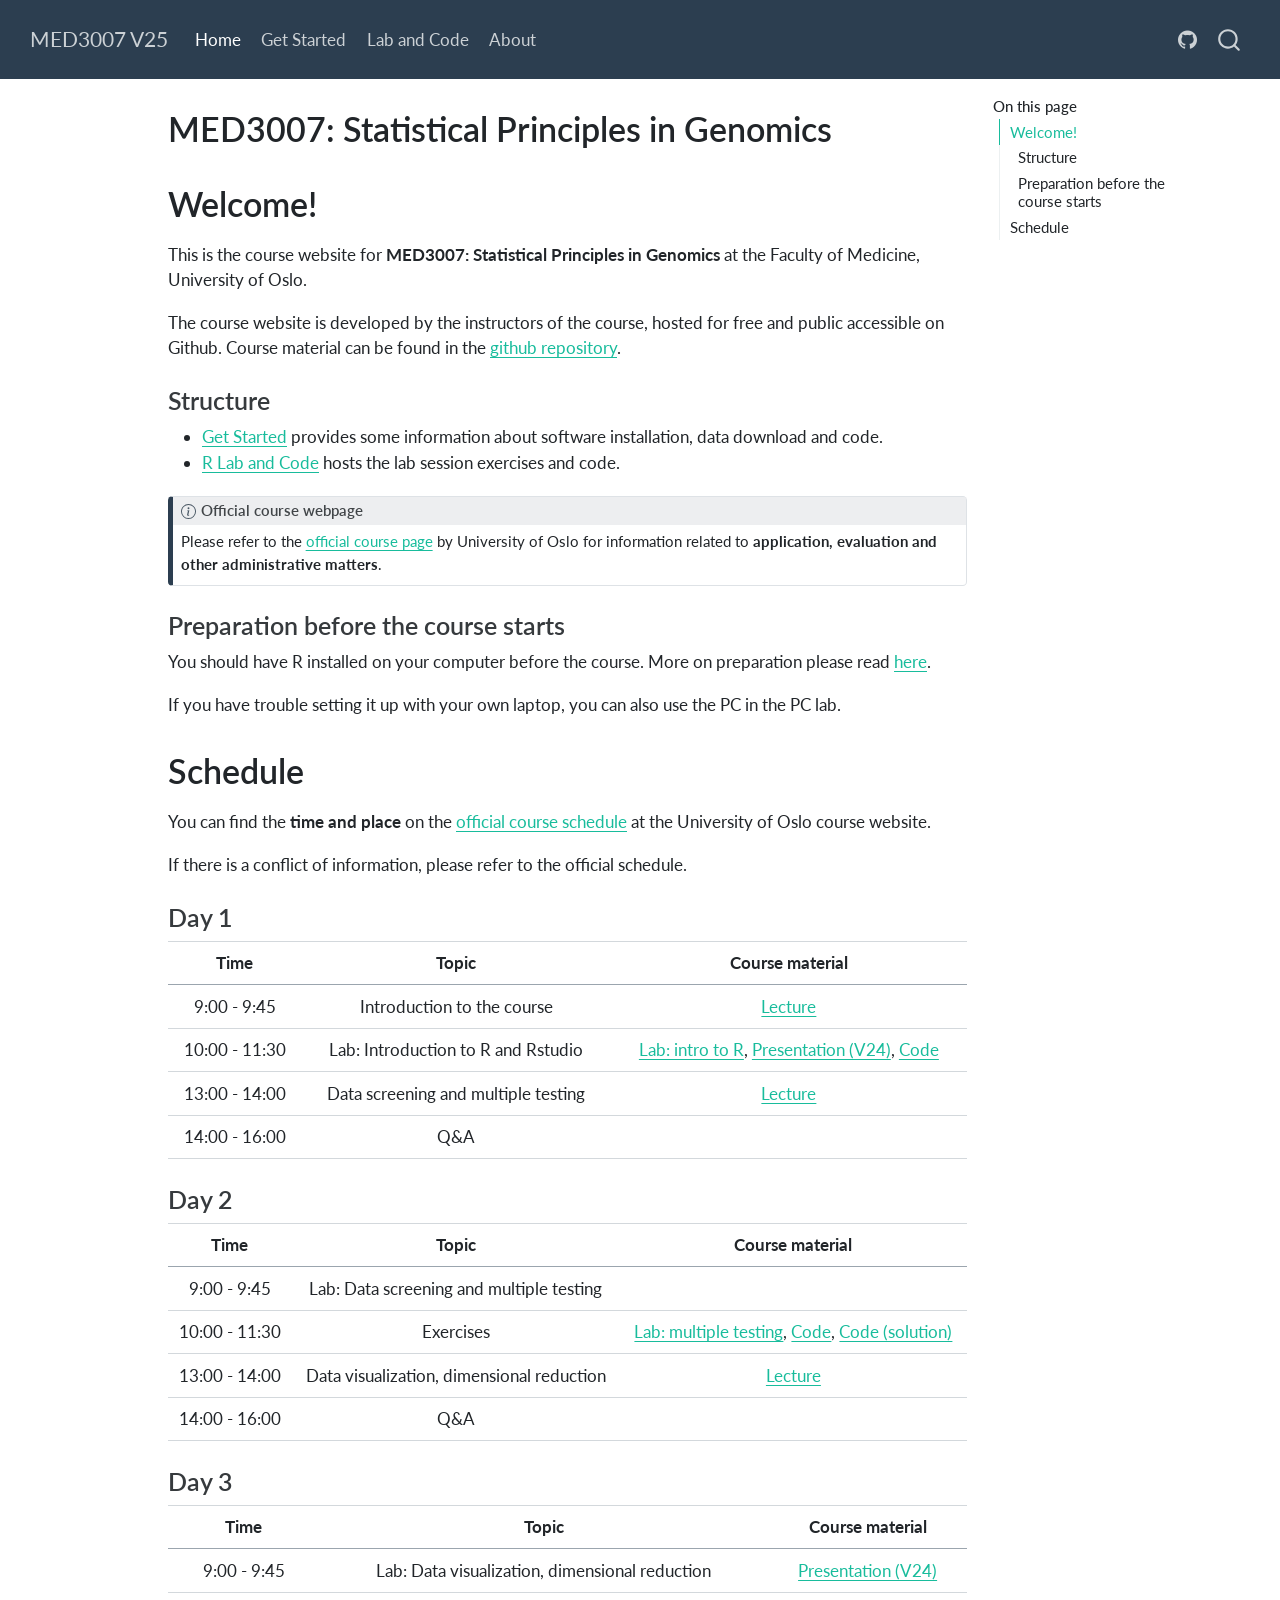
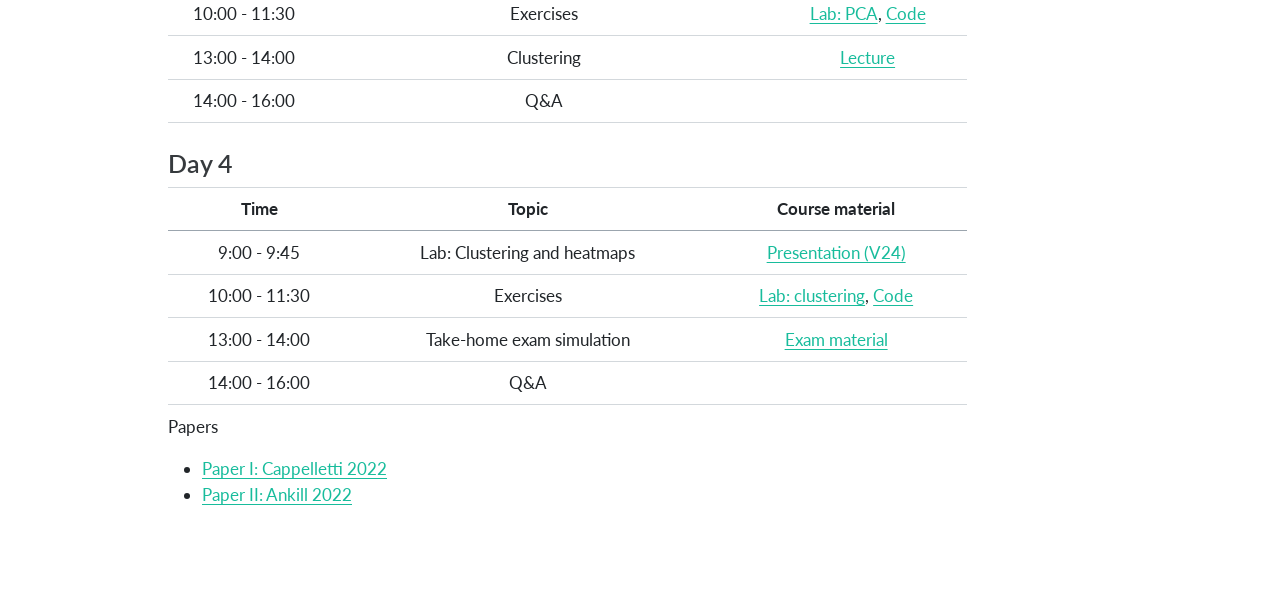
<file: docs/index.html>
<!DOCTYPE html>
<html xmlns="http://www.w3.org/1999/xhtml" lang="en" xml:lang="en"><head>

<meta charset="utf-8">
<meta name="generator" content="quarto-1.4.552">

<meta name="viewport" content="width=device-width, initial-scale=1.0, user-scalable=yes">


<title>MED3007 V25 - MED3007: Statistical Principles in Genomics</title>
<style>
code{white-space: pre-wrap;}
span.smallcaps{font-variant: small-caps;}
div.columns{display: flex; gap: min(4vw, 1.5em);}
div.column{flex: auto; overflow-x: auto;}
div.hanging-indent{margin-left: 1.5em; text-indent: -1.5em;}
ul.task-list{list-style: none;}
ul.task-list li input[type="checkbox"] {
  width: 0.8em;
  margin: 0 0.8em 0.2em -1em; /* quarto-specific, see https://github.com/quarto-dev/quarto-cli/issues/4556 */ 
  vertical-align: middle;
}
</style>


<script src="site_libs/quarto-nav/quarto-nav.js"></script>
<script src="site_libs/quarto-nav/headroom.min.js"></script>
<script src="site_libs/clipboard/clipboard.min.js"></script>
<script src="site_libs/quarto-search/autocomplete.umd.js"></script>
<script src="site_libs/quarto-search/fuse.min.js"></script>
<script src="site_libs/quarto-search/quarto-search.js"></script>
<meta name="quarto:offset" content="./">
<script src="site_libs/quarto-html/quarto.js"></script>
<script src="site_libs/quarto-html/popper.min.js"></script>
<script src="site_libs/quarto-html/tippy.umd.min.js"></script>
<script src="site_libs/quarto-html/anchor.min.js"></script>
<link href="site_libs/quarto-html/tippy.css" rel="stylesheet">
<link href="site_libs/quarto-html/quarto-syntax-highlighting.css" rel="stylesheet" id="quarto-text-highlighting-styles">
<script src="site_libs/bootstrap/bootstrap.min.js"></script>
<link href="site_libs/bootstrap/bootstrap-icons.css" rel="stylesheet">
<link href="site_libs/bootstrap/bootstrap.min.css" rel="stylesheet" id="quarto-bootstrap" data-mode="light">
<script id="quarto-search-options" type="application/json">{
  "location": "navbar",
  "copy-button": false,
  "collapse-after": 3,
  "panel-placement": "end",
  "type": "overlay",
  "limit": 50,
  "keyboard-shortcut": [
    "f",
    "/",
    "s"
  ],
  "show-item-context": false,
  "language": {
    "search-no-results-text": "No results",
    "search-matching-documents-text": "matching documents",
    "search-copy-link-title": "Copy link to search",
    "search-hide-matches-text": "Hide additional matches",
    "search-more-match-text": "more match in this document",
    "search-more-matches-text": "more matches in this document",
    "search-clear-button-title": "Clear",
    "search-text-placeholder": "",
    "search-detached-cancel-button-title": "Cancel",
    "search-submit-button-title": "Submit",
    "search-label": "Search"
  }
}</script>


</head>

<body class="nav-fixed">

<div id="quarto-search-results"></div>
  <header id="quarto-header" class="headroom fixed-top">
    <nav class="navbar navbar-expand-lg " data-bs-theme="dark">
      <div class="navbar-container container-fluid">
      <div class="navbar-brand-container mx-auto">
    <a class="navbar-brand" href="./index.html">
    <span class="navbar-title">MED3007 V25</span>
    </a>
  </div>
            <div id="quarto-search" class="" title="Search"></div>
          <button class="navbar-toggler" type="button" data-bs-toggle="collapse" data-bs-target="#navbarCollapse" aria-controls="navbarCollapse" aria-expanded="false" aria-label="Toggle navigation" onclick="if (window.quartoToggleHeadroom) { window.quartoToggleHeadroom(); }">
  <span class="navbar-toggler-icon"></span>
</button>
          <div class="collapse navbar-collapse" id="navbarCollapse">
            <ul class="navbar-nav navbar-nav-scroll me-auto">
  <li class="nav-item">
    <a class="nav-link active" href="./index.html" aria-current="page"> 
<span class="menu-text">Home</span></a>
  </li>  
  <li class="nav-item">
    <a class="nav-link" href="./get_started/get_started.html"> 
<span class="menu-text">Get Started</span></a>
  </li>  
  <li class="nav-item">
    <a class="nav-link" href="./lab/overview.html"> 
<span class="menu-text">Lab and Code</span></a>
  </li>  
  <li class="nav-item">
    <a class="nav-link" href="./about.html"> 
<span class="menu-text">About</span></a>
  </li>  
</ul>
            <ul class="navbar-nav navbar-nav-scroll ms-auto">
  <li class="nav-item compact">
    <a class="nav-link" href="https://github.com/ocbe-uio/course_med3007"> <i class="bi bi-github" role="img">
</i> 
<span class="menu-text"></span></a>
  </li>  
</ul>
          </div> <!-- /navcollapse -->
          <div class="quarto-navbar-tools">
</div>
      </div> <!-- /container-fluid -->
    </nav>
</header>
<!-- content -->
<div id="quarto-content" class="quarto-container page-columns page-rows-contents page-layout-article page-navbar">
<!-- sidebar -->
<!-- margin-sidebar -->
    <div id="quarto-margin-sidebar" class="sidebar margin-sidebar">
        <nav id="TOC" role="doc-toc" class="toc-active">
    <h2 id="toc-title">On this page</h2>
   
  <ul>
  <li><a href="#welcome" id="toc-welcome" class="nav-link active" data-scroll-target="#welcome">Welcome!</a>
  <ul class="collapse">
  <li><a href="#structure" id="toc-structure" class="nav-link" data-scroll-target="#structure">Structure</a></li>
  <li><a href="#preparation-before-the-course-starts" id="toc-preparation-before-the-course-starts" class="nav-link" data-scroll-target="#preparation-before-the-course-starts">Preparation before the course starts</a></li>
  </ul></li>
  <li><a href="#schedule" id="toc-schedule" class="nav-link" data-scroll-target="#schedule">Schedule</a>
  <ul class="collapse">
  <li><a href="#day-1" id="toc-day-1" class="nav-link" data-scroll-target="#day-1">Day 1</a></li>
  <li><a href="#day-2" id="toc-day-2" class="nav-link" data-scroll-target="#day-2">Day 2</a></li>
  <li><a href="#day-3" id="toc-day-3" class="nav-link" data-scroll-target="#day-3">Day 3</a></li>
  <li><a href="#day-4" id="toc-day-4" class="nav-link" data-scroll-target="#day-4">Day 4</a></li>
  </ul></li>
  </ul>
</nav>
    </div>
<!-- main -->
<main class="content" id="quarto-document-content">

<header id="title-block-header" class="quarto-title-block default">
<div class="quarto-title">
<h1 class="title">MED3007: Statistical Principles in Genomics</h1>
</div>



<div class="quarto-title-meta">

    
  
    
  </div>
  


</header>


<section id="welcome" class="level1">
<h1>Welcome!</h1>
<p>This is the course website for <strong>MED3007: Statistical Principles in Genomics</strong> at the Faculty of Medicine, University of Oslo.</p>
<p>The course website is developed by the instructors of the course, hosted for free and public accessible on Github. Course material can be found in the <a href="https://github.com/ocbe-uio/course_med3007">github repository</a>.</p>
<section id="structure" class="level3">
<h3 class="anchored" data-anchor-id="structure">Structure</h3>
<ul>
<li><a href="https://ocbe-uio.github.io/course_med3007/get_started/get_started.html">Get Started</a> provides some information about software installation, data download and code.</li>
<li><a href="https://ocbe-uio.github.io/course_med3007/lab/overview.html">R Lab and Code</a> hosts the lab session exercises and code.</li>
</ul>
<div class="callout callout-style-default callout-note callout-titled">
<div class="callout-header d-flex align-content-center">
<div class="callout-icon-container">
<i class="callout-icon"></i>
</div>
<div class="callout-title-container flex-fill">
Official course webpage
</div>
</div>
<div class="callout-body-container callout-body">
<p>Please refer to the <a href="https://www.uio.no/studier/emner/medisin/med/MED3007/">official course page</a> by University of Oslo for information related to <strong>application, evaluation and other administrative matters</strong>.</p>
</div>
</div>
</section>
<section id="preparation-before-the-course-starts" class="level3">
<h3 class="anchored" data-anchor-id="preparation-before-the-course-starts">Preparation before the course starts</h3>
<p>You should have R installed on your computer before the course. More on preparation please read <a href="https://ocbe-uio.github.io/course_med3007/get_started/get_started.html">here</a>.</p>
<p>If you have trouble setting it up with your own laptop, you can also use the PC in the PC lab.</p>
</section>
</section>
<section id="schedule" class="level1">
<h1>Schedule</h1>
<p>You can find the <strong>time and place</strong> on the <a href="https://www.uio.no/studier/emner/medisin/med/MED3007/v25/timeplan/index.html">official course schedule</a> at the University of Oslo course website.</p>
<p>If there is a conflict of information, please refer to the official schedule.</p>
<section id="day-1" class="level3">
<h3 class="anchored" data-anchor-id="day-1">Day 1</h3>
<table class="table">
<thead>
<tr class="header">
<th style="text-align: center;">Time</th>
<th style="text-align: center;">Topic</th>
<th style="text-align: center;">Course material</th>
</tr>
</thead>
<tbody>
<tr class="odd">
<td style="text-align: center;">9:00 - 9:45</td>
<td style="text-align: center;">Introduction to the course</td>
<td style="text-align: center;"><a href="lecture_notes/MED3007_Lecture0.pdf">Lecture</a></td>
</tr>
<tr class="even">
<td style="text-align: center;">10:00 - 11:30</td>
<td style="text-align: center;">Lab: Introduction to R and Rstudio</td>
<td style="text-align: center;"><a href="./lab/lab_day1_intro.html">Lab: intro to R</a>, <a href="lab/presentation/Lab_IntroR.pdf">Presentation (V24)</a>, <a href="https://github.com/ocbe-uio/course_med3007/blob/main/lab/code/MED3007_Lab0_intro_r.R">Code</a></td>
</tr>
<tr class="odd">
<td style="text-align: center;">13:00 - 14:00</td>
<td style="text-align: center;">Data screening and multiple testing</td>
<td style="text-align: center;"><a href="lecture_notes/MED3007_Lecture1.pdf">Lecture</a></td>
</tr>
<tr class="even">
<td style="text-align: center;">14:00 - 16:00</td>
<td style="text-align: center;">Q&amp;A</td>
<td style="text-align: center;"></td>
</tr>
</tbody>
</table>
</section>
<section id="day-2" class="level3">
<h3 class="anchored" data-anchor-id="day-2">Day 2</h3>
<table class="table">
<thead>
<tr class="header">
<th style="text-align: center;">Time</th>
<th style="text-align: center;">Topic</th>
<th style="text-align: center;">Course material</th>
</tr>
</thead>
<tbody>
<tr class="odd">
<td style="text-align: center;">9:00 - 9:45</td>
<td style="text-align: center;">Lab: Data screening and multiple testing</td>
<td style="text-align: center;"></td>
</tr>
<tr class="even">
<td style="text-align: center;">10:00 - 11:30</td>
<td style="text-align: center;">Exercises</td>
<td style="text-align: center;"><a href="https://ocbe-uio.github.io/course_med3007/lab/lab_day2_testing.html">Lab: multiple testing</a>, <a href="https://github.com/ocbe-uio/course_med3007/blob/main/lab/code/MED3007_Lab1.R">Code</a>, <a href="https://github.com/ocbe-uio/course_med3007/blob/main/lab/code/MED3007_Lab1_exercise_solution.R">Code (solution)</a></td>
</tr>
<tr class="odd">
<td style="text-align: center;">13:00 - 14:00</td>
<td style="text-align: center;">Data visualization, dimensional reduction</td>
<td style="text-align: center;"><a href="lecture_notes/MED3007_Lecture2.pdf">Lecture</a></td>
</tr>
<tr class="even">
<td style="text-align: center;">14:00 - 16:00</td>
<td style="text-align: center;">Q&amp;A</td>
<td style="text-align: center;"></td>
</tr>
</tbody>
</table>
</section>
<section id="day-3" class="level3">
<h3 class="anchored" data-anchor-id="day-3">Day 3</h3>
<table class="table">
<thead>
<tr class="header">
<th style="text-align: center;">Time</th>
<th style="text-align: center;">Topic</th>
<th style="text-align: center;">Course material</th>
</tr>
</thead>
<tbody>
<tr class="odd">
<td style="text-align: center;">9:00 - 9:45</td>
<td style="text-align: center;">Lab: Data visualization, dimensional reduction</td>
<td style="text-align: center;"><a href="lab/presentation/Lab_pca.pdf">Presentation (V24)</a></td>
</tr>
<tr class="even">
<td style="text-align: center;">10:00 - 11:30</td>
<td style="text-align: center;">Exercises</td>
<td style="text-align: center;"><a href="https://ocbe-uio.github.io/course_med3007/lab/lab_day3_pca.html">Lab: PCA</a>, <a href="https://github.com/ocbe-uio/course_med3007/blob/main/lab/code/MED3007_Lab2_pca.R">Code</a></td>
</tr>
<tr class="odd">
<td style="text-align: center;">13:00 - 14:00</td>
<td style="text-align: center;">Clustering</td>
<td style="text-align: center;"><a href="lecture_notes/MED3007_Lecture3.pdf">Lecture</a></td>
</tr>
<tr class="even">
<td style="text-align: center;">14:00 - 16:00</td>
<td style="text-align: center;">Q&amp;A</td>
<td style="text-align: center;"></td>
</tr>
</tbody>
</table>
</section>
<section id="day-4" class="level3">
<h3 class="anchored" data-anchor-id="day-4">Day 4</h3>
<table class="table">
<thead>
<tr class="header">
<th style="text-align: center;">Time</th>
<th style="text-align: center;">Topic</th>
<th style="text-align: center;">Course material</th>
</tr>
</thead>
<tbody>
<tr class="odd">
<td style="text-align: center;">9:00 - 9:45</td>
<td style="text-align: center;">Lab: Clustering and heatmaps</td>
<td style="text-align: center;"><a href="lab/presentation/Lab_clustering.pdf">Presentation (V24)</a></td>
</tr>
<tr class="even">
<td style="text-align: center;">10:00 - 11:30</td>
<td style="text-align: center;">Exercises</td>
<td style="text-align: center;"><a href="https://ocbe-uio.github.io/course_med3007/lab/lab_day4_clustering.html">Lab: clustering</a>, <a href="https://github.com/ocbe-uio/course_med3007/blob/main/lab/code/MED3007_Lab3_clustering.R">Code</a></td>
</tr>
<tr class="odd">
<td style="text-align: center;">13:00 - 14:00</td>
<td style="text-align: center;">Take-home exam simulation</td>
<td style="text-align: center;"><a href="https://github.com/ocbe-uio/course_med3007/tree/main/exam">Exam material</a></td>
</tr>
<tr class="even">
<td style="text-align: center;">14:00 - 16:00</td>
<td style="text-align: center;">Q&amp;A</td>
<td style="text-align: center;"></td>
</tr>
</tbody>
</table>
<p>Papers</p>
<ul>
<li><a href="lecture_notes/CappellettiEtAL_2022.pdf">Paper I: Cappelletti 2022</a></li>
<li><a href="lecture_notes/AnkillEtAl_2022.pdf">Paper II: Ankill 2022</a></li>
</ul>


</section>
</section>

</main> <!-- /main -->
<script id="quarto-html-after-body" type="application/javascript">
window.document.addEventListener("DOMContentLoaded", function (event) {
  const toggleBodyColorMode = (bsSheetEl) => {
    const mode = bsSheetEl.getAttribute("data-mode");
    const bodyEl = window.document.querySelector("body");
    if (mode === "dark") {
      bodyEl.classList.add("quarto-dark");
      bodyEl.classList.remove("quarto-light");
    } else {
      bodyEl.classList.add("quarto-light");
      bodyEl.classList.remove("quarto-dark");
    }
  }
  const toggleBodyColorPrimary = () => {
    const bsSheetEl = window.document.querySelector("link#quarto-bootstrap");
    if (bsSheetEl) {
      toggleBodyColorMode(bsSheetEl);
    }
  }
  toggleBodyColorPrimary();  
  const icon = "";
  const anchorJS = new window.AnchorJS();
  anchorJS.options = {
    placement: 'right',
    icon: icon
  };
  anchorJS.add('.anchored');
  const isCodeAnnotation = (el) => {
    for (const clz of el.classList) {
      if (clz.startsWith('code-annotation-')) {                     
        return true;
      }
    }
    return false;
  }
  const clipboard = new window.ClipboardJS('.code-copy-button', {
    text: function(trigger) {
      const codeEl = trigger.previousElementSibling.cloneNode(true);
      for (const childEl of codeEl.children) {
        if (isCodeAnnotation(childEl)) {
          childEl.remove();
        }
      }
      return codeEl.innerText;
    }
  });
  clipboard.on('success', function(e) {
    // button target
    const button = e.trigger;
    // don't keep focus
    button.blur();
    // flash "checked"
    button.classList.add('code-copy-button-checked');
    var currentTitle = button.getAttribute("title");
    button.setAttribute("title", "Copied!");
    let tooltip;
    if (window.bootstrap) {
      button.setAttribute("data-bs-toggle", "tooltip");
      button.setAttribute("data-bs-placement", "left");
      button.setAttribute("data-bs-title", "Copied!");
      tooltip = new bootstrap.Tooltip(button, 
        { trigger: "manual", 
          customClass: "code-copy-button-tooltip",
          offset: [0, -8]});
      tooltip.show();    
    }
    setTimeout(function() {
      if (tooltip) {
        tooltip.hide();
        button.removeAttribute("data-bs-title");
        button.removeAttribute("data-bs-toggle");
        button.removeAttribute("data-bs-placement");
      }
      button.setAttribute("title", currentTitle);
      button.classList.remove('code-copy-button-checked');
    }, 1000);
    // clear code selection
    e.clearSelection();
  });
    var localhostRegex = new RegExp(/^(?:http|https):\/\/localhost\:?[0-9]*\//);
    var mailtoRegex = new RegExp(/^mailto:/);
      var filterRegex = new RegExp('/' + window.location.host + '/');
    var isInternal = (href) => {
        return filterRegex.test(href) || localhostRegex.test(href) || mailtoRegex.test(href);
    }
    // Inspect non-navigation links and adorn them if external
 	var links = window.document.querySelectorAll('a[href]:not(.nav-link):not(.navbar-brand):not(.toc-action):not(.sidebar-link):not(.sidebar-item-toggle):not(.pagination-link):not(.no-external):not([aria-hidden]):not(.dropdown-item):not(.quarto-navigation-tool)');
    for (var i=0; i<links.length; i++) {
      const link = links[i];
      if (!isInternal(link.href)) {
        // undo the damage that might have been done by quarto-nav.js in the case of
        // links that we want to consider external
        if (link.dataset.originalHref !== undefined) {
          link.href = link.dataset.originalHref;
        }
      }
    }
  function tippyHover(el, contentFn, onTriggerFn, onUntriggerFn) {
    const config = {
      allowHTML: true,
      maxWidth: 500,
      delay: 100,
      arrow: false,
      appendTo: function(el) {
          return el.parentElement;
      },
      interactive: true,
      interactiveBorder: 10,
      theme: 'quarto',
      placement: 'bottom-start',
    };
    if (contentFn) {
      config.content = contentFn;
    }
    if (onTriggerFn) {
      config.onTrigger = onTriggerFn;
    }
    if (onUntriggerFn) {
      config.onUntrigger = onUntriggerFn;
    }
    window.tippy(el, config); 
  }
  const noterefs = window.document.querySelectorAll('a[role="doc-noteref"]');
  for (var i=0; i<noterefs.length; i++) {
    const ref = noterefs[i];
    tippyHover(ref, function() {
      // use id or data attribute instead here
      let href = ref.getAttribute('data-footnote-href') || ref.getAttribute('href');
      try { href = new URL(href).hash; } catch {}
      const id = href.replace(/^#\/?/, "");
      const note = window.document.getElementById(id);
      if (note) {
        return note.innerHTML;
      } else {
        return "";
      }
    });
  }
  const xrefs = window.document.querySelectorAll('a.quarto-xref');
  const processXRef = (id, note) => {
    // Strip column container classes
    const stripColumnClz = (el) => {
      el.classList.remove("page-full", "page-columns");
      if (el.children) {
        for (const child of el.children) {
          stripColumnClz(child);
        }
      }
    }
    stripColumnClz(note)
    if (id === null || id.startsWith('sec-')) {
      // Special case sections, only their first couple elements
      const container = document.createElement("div");
      if (note.children && note.children.length > 2) {
        container.appendChild(note.children[0].cloneNode(true));
        for (let i = 1; i < note.children.length; i++) {
          const child = note.children[i];
          if (child.tagName === "P" && child.innerText === "") {
            continue;
          } else {
            container.appendChild(child.cloneNode(true));
            break;
          }
        }
        if (window.Quarto?.typesetMath) {
          window.Quarto.typesetMath(container);
        }
        return container.innerHTML
      } else {
        if (window.Quarto?.typesetMath) {
          window.Quarto.typesetMath(note);
        }
        return note.innerHTML;
      }
    } else {
      // Remove any anchor links if they are present
      const anchorLink = note.querySelector('a.anchorjs-link');
      if (anchorLink) {
        anchorLink.remove();
      }
      if (window.Quarto?.typesetMath) {
        window.Quarto.typesetMath(note);
      }
      // TODO in 1.5, we should make sure this works without a callout special case
      if (note.classList.contains("callout")) {
        return note.outerHTML;
      } else {
        return note.innerHTML;
      }
    }
  }
  for (var i=0; i<xrefs.length; i++) {
    const xref = xrefs[i];
    tippyHover(xref, undefined, function(instance) {
      instance.disable();
      let url = xref.getAttribute('href');
      let hash = undefined; 
      if (url.startsWith('#')) {
        hash = url;
      } else {
        try { hash = new URL(url).hash; } catch {}
      }
      if (hash) {
        const id = hash.replace(/^#\/?/, "");
        const note = window.document.getElementById(id);
        if (note !== null) {
          try {
            const html = processXRef(id, note.cloneNode(true));
            instance.setContent(html);
          } finally {
            instance.enable();
            instance.show();
          }
        } else {
          // See if we can fetch this
          fetch(url.split('#')[0])
          .then(res => res.text())
          .then(html => {
            const parser = new DOMParser();
            const htmlDoc = parser.parseFromString(html, "text/html");
            const note = htmlDoc.getElementById(id);
            if (note !== null) {
              const html = processXRef(id, note);
              instance.setContent(html);
            } 
          }).finally(() => {
            instance.enable();
            instance.show();
          });
        }
      } else {
        // See if we can fetch a full url (with no hash to target)
        // This is a special case and we should probably do some content thinning / targeting
        fetch(url)
        .then(res => res.text())
        .then(html => {
          const parser = new DOMParser();
          const htmlDoc = parser.parseFromString(html, "text/html");
          const note = htmlDoc.querySelector('main.content');
          if (note !== null) {
            // This should only happen for chapter cross references
            // (since there is no id in the URL)
            // remove the first header
            if (note.children.length > 0 && note.children[0].tagName === "HEADER") {
              note.children[0].remove();
            }
            const html = processXRef(null, note);
            instance.setContent(html);
          } 
        }).finally(() => {
          instance.enable();
          instance.show();
        });
      }
    }, function(instance) {
    });
  }
      let selectedAnnoteEl;
      const selectorForAnnotation = ( cell, annotation) => {
        let cellAttr = 'data-code-cell="' + cell + '"';
        let lineAttr = 'data-code-annotation="' +  annotation + '"';
        const selector = 'span[' + cellAttr + '][' + lineAttr + ']';
        return selector;
      }
      const selectCodeLines = (annoteEl) => {
        const doc = window.document;
        const targetCell = annoteEl.getAttribute("data-target-cell");
        const targetAnnotation = annoteEl.getAttribute("data-target-annotation");
        const annoteSpan = window.document.querySelector(selectorForAnnotation(targetCell, targetAnnotation));
        const lines = annoteSpan.getAttribute("data-code-lines").split(",");
        const lineIds = lines.map((line) => {
          return targetCell + "-" + line;
        })
        let top = null;
        let height = null;
        let parent = null;
        if (lineIds.length > 0) {
            //compute the position of the single el (top and bottom and make a div)
            const el = window.document.getElementById(lineIds[0]);
            top = el.offsetTop;
            height = el.offsetHeight;
            parent = el.parentElement.parentElement;
          if (lineIds.length > 1) {
            const lastEl = window.document.getElementById(lineIds[lineIds.length - 1]);
            const bottom = lastEl.offsetTop + lastEl.offsetHeight;
            height = bottom - top;
          }
          if (top !== null && height !== null && parent !== null) {
            // cook up a div (if necessary) and position it 
            let div = window.document.getElementById("code-annotation-line-highlight");
            if (div === null) {
              div = window.document.createElement("div");
              div.setAttribute("id", "code-annotation-line-highlight");
              div.style.position = 'absolute';
              parent.appendChild(div);
            }
            div.style.top = top - 2 + "px";
            div.style.height = height + 4 + "px";
            div.style.left = 0;
            let gutterDiv = window.document.getElementById("code-annotation-line-highlight-gutter");
            if (gutterDiv === null) {
              gutterDiv = window.document.createElement("div");
              gutterDiv.setAttribute("id", "code-annotation-line-highlight-gutter");
              gutterDiv.style.position = 'absolute';
              const codeCell = window.document.getElementById(targetCell);
              const gutter = codeCell.querySelector('.code-annotation-gutter');
              gutter.appendChild(gutterDiv);
            }
            gutterDiv.style.top = top - 2 + "px";
            gutterDiv.style.height = height + 4 + "px";
          }
          selectedAnnoteEl = annoteEl;
        }
      };
      const unselectCodeLines = () => {
        const elementsIds = ["code-annotation-line-highlight", "code-annotation-line-highlight-gutter"];
        elementsIds.forEach((elId) => {
          const div = window.document.getElementById(elId);
          if (div) {
            div.remove();
          }
        });
        selectedAnnoteEl = undefined;
      };
        // Handle positioning of the toggle
    window.addEventListener(
      "resize",
      throttle(() => {
        elRect = undefined;
        if (selectedAnnoteEl) {
          selectCodeLines(selectedAnnoteEl);
        }
      }, 10)
    );
    function throttle(fn, ms) {
    let throttle = false;
    let timer;
      return (...args) => {
        if(!throttle) { // first call gets through
            fn.apply(this, args);
            throttle = true;
        } else { // all the others get throttled
            if(timer) clearTimeout(timer); // cancel #2
            timer = setTimeout(() => {
              fn.apply(this, args);
              timer = throttle = false;
            }, ms);
        }
      };
    }
      // Attach click handler to the DT
      const annoteDls = window.document.querySelectorAll('dt[data-target-cell]');
      for (const annoteDlNode of annoteDls) {
        annoteDlNode.addEventListener('click', (event) => {
          const clickedEl = event.target;
          if (clickedEl !== selectedAnnoteEl) {
            unselectCodeLines();
            const activeEl = window.document.querySelector('dt[data-target-cell].code-annotation-active');
            if (activeEl) {
              activeEl.classList.remove('code-annotation-active');
            }
            selectCodeLines(clickedEl);
            clickedEl.classList.add('code-annotation-active');
          } else {
            // Unselect the line
            unselectCodeLines();
            clickedEl.classList.remove('code-annotation-active');
          }
        });
      }
  const findCites = (el) => {
    const parentEl = el.parentElement;
    if (parentEl) {
      const cites = parentEl.dataset.cites;
      if (cites) {
        return {
          el,
          cites: cites.split(' ')
        };
      } else {
        return findCites(el.parentElement)
      }
    } else {
      return undefined;
    }
  };
  var bibliorefs = window.document.querySelectorAll('a[role="doc-biblioref"]');
  for (var i=0; i<bibliorefs.length; i++) {
    const ref = bibliorefs[i];
    const citeInfo = findCites(ref);
    if (citeInfo) {
      tippyHover(citeInfo.el, function() {
        var popup = window.document.createElement('div');
        citeInfo.cites.forEach(function(cite) {
          var citeDiv = window.document.createElement('div');
          citeDiv.classList.add('hanging-indent');
          citeDiv.classList.add('csl-entry');
          var biblioDiv = window.document.getElementById('ref-' + cite);
          if (biblioDiv) {
            citeDiv.innerHTML = biblioDiv.innerHTML;
          }
          popup.appendChild(citeDiv);
        });
        return popup.innerHTML;
      });
    }
  }
});
</script>
</div> <!-- /content -->




</body></html>
</file>
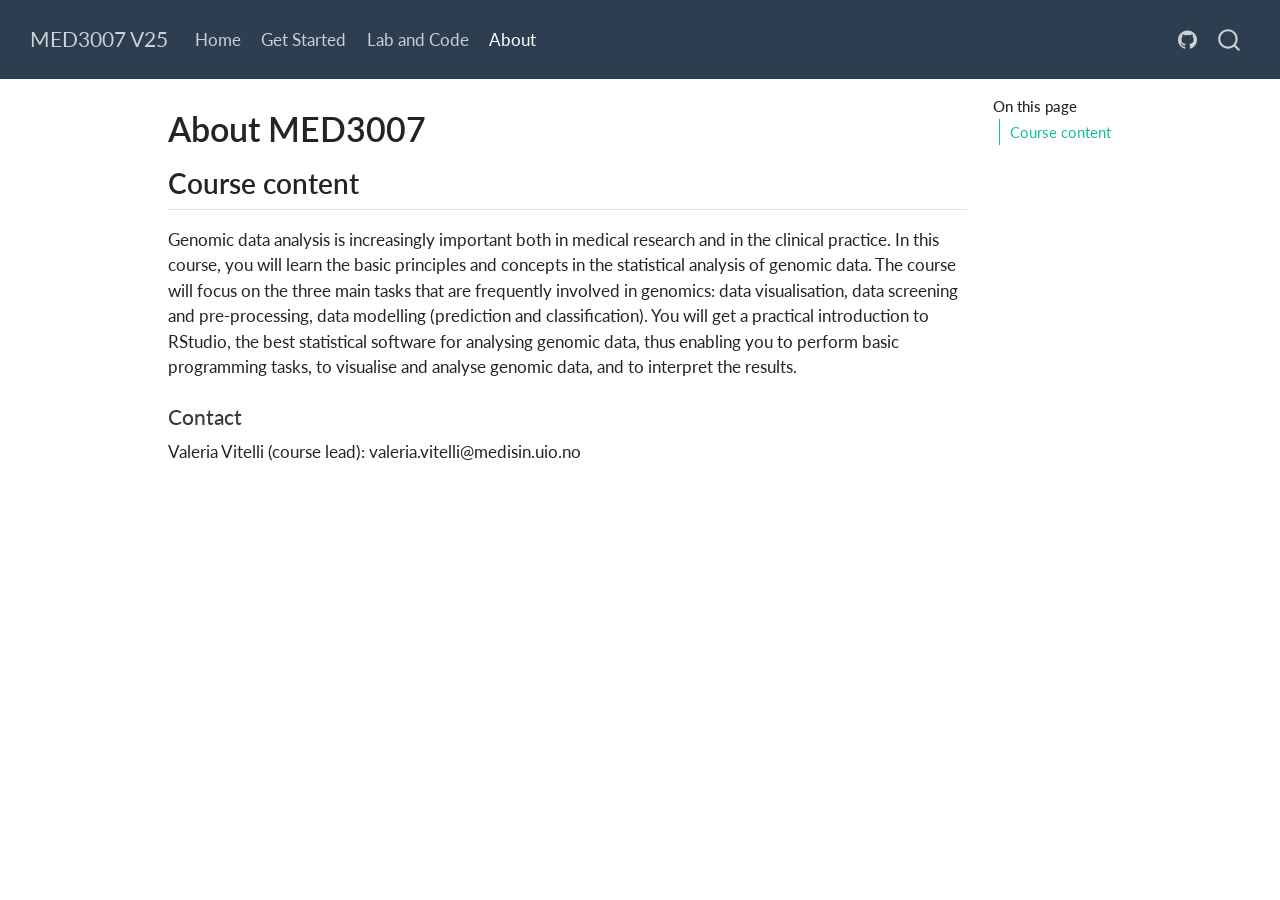
<file: docs/about.html>
<!DOCTYPE html>
<html xmlns="http://www.w3.org/1999/xhtml" lang="en" xml:lang="en"><head>

<meta charset="utf-8">
<meta name="generator" content="quarto-1.4.552">

<meta name="viewport" content="width=device-width, initial-scale=1.0, user-scalable=yes">


<title>MED3007 V25 - About MED3007</title>
<style>
code{white-space: pre-wrap;}
span.smallcaps{font-variant: small-caps;}
div.columns{display: flex; gap: min(4vw, 1.5em);}
div.column{flex: auto; overflow-x: auto;}
div.hanging-indent{margin-left: 1.5em; text-indent: -1.5em;}
ul.task-list{list-style: none;}
ul.task-list li input[type="checkbox"] {
  width: 0.8em;
  margin: 0 0.8em 0.2em -1em; /* quarto-specific, see https://github.com/quarto-dev/quarto-cli/issues/4556 */ 
  vertical-align: middle;
}
</style>


<script src="site_libs/quarto-nav/quarto-nav.js"></script>
<script src="site_libs/quarto-nav/headroom.min.js"></script>
<script src="site_libs/clipboard/clipboard.min.js"></script>
<script src="site_libs/quarto-search/autocomplete.umd.js"></script>
<script src="site_libs/quarto-search/fuse.min.js"></script>
<script src="site_libs/quarto-search/quarto-search.js"></script>
<meta name="quarto:offset" content="./">
<script src="site_libs/quarto-html/quarto.js"></script>
<script src="site_libs/quarto-html/popper.min.js"></script>
<script src="site_libs/quarto-html/tippy.umd.min.js"></script>
<script src="site_libs/quarto-html/anchor.min.js"></script>
<link href="site_libs/quarto-html/tippy.css" rel="stylesheet">
<link href="site_libs/quarto-html/quarto-syntax-highlighting.css" rel="stylesheet" id="quarto-text-highlighting-styles">
<script src="site_libs/bootstrap/bootstrap.min.js"></script>
<link href="site_libs/bootstrap/bootstrap-icons.css" rel="stylesheet">
<link href="site_libs/bootstrap/bootstrap.min.css" rel="stylesheet" id="quarto-bootstrap" data-mode="light">
<script id="quarto-search-options" type="application/json">{
  "location": "navbar",
  "copy-button": false,
  "collapse-after": 3,
  "panel-placement": "end",
  "type": "overlay",
  "limit": 50,
  "keyboard-shortcut": [
    "f",
    "/",
    "s"
  ],
  "show-item-context": false,
  "language": {
    "search-no-results-text": "No results",
    "search-matching-documents-text": "matching documents",
    "search-copy-link-title": "Copy link to search",
    "search-hide-matches-text": "Hide additional matches",
    "search-more-match-text": "more match in this document",
    "search-more-matches-text": "more matches in this document",
    "search-clear-button-title": "Clear",
    "search-text-placeholder": "",
    "search-detached-cancel-button-title": "Cancel",
    "search-submit-button-title": "Submit",
    "search-label": "Search"
  }
}</script>


</head>

<body class="nav-fixed">

<div id="quarto-search-results"></div>
  <header id="quarto-header" class="headroom fixed-top">
    <nav class="navbar navbar-expand-lg " data-bs-theme="dark">
      <div class="navbar-container container-fluid">
      <div class="navbar-brand-container mx-auto">
    <a class="navbar-brand" href="./index.html">
    <span class="navbar-title">MED3007 V25</span>
    </a>
  </div>
            <div id="quarto-search" class="" title="Search"></div>
          <button class="navbar-toggler" type="button" data-bs-toggle="collapse" data-bs-target="#navbarCollapse" aria-controls="navbarCollapse" aria-expanded="false" aria-label="Toggle navigation" onclick="if (window.quartoToggleHeadroom) { window.quartoToggleHeadroom(); }">
  <span class="navbar-toggler-icon"></span>
</button>
          <div class="collapse navbar-collapse" id="navbarCollapse">
            <ul class="navbar-nav navbar-nav-scroll me-auto">
  <li class="nav-item">
    <a class="nav-link" href="./index.html"> 
<span class="menu-text">Home</span></a>
  </li>  
  <li class="nav-item">
    <a class="nav-link" href="./get_started/get_started.html"> 
<span class="menu-text">Get Started</span></a>
  </li>  
  <li class="nav-item">
    <a class="nav-link" href="./lab/overview.html"> 
<span class="menu-text">Lab and Code</span></a>
  </li>  
  <li class="nav-item">
    <a class="nav-link active" href="./about.html" aria-current="page"> 
<span class="menu-text">About</span></a>
  </li>  
</ul>
            <ul class="navbar-nav navbar-nav-scroll ms-auto">
  <li class="nav-item compact">
    <a class="nav-link" href="https://github.com/ocbe-uio/course_med3007"> <i class="bi bi-github" role="img">
</i> 
<span class="menu-text"></span></a>
  </li>  
</ul>
          </div> <!-- /navcollapse -->
          <div class="quarto-navbar-tools">
</div>
      </div> <!-- /container-fluid -->
    </nav>
</header>
<!-- content -->
<div id="quarto-content" class="quarto-container page-columns page-rows-contents page-layout-article page-navbar">
<!-- sidebar -->
<!-- margin-sidebar -->
    <div id="quarto-margin-sidebar" class="sidebar margin-sidebar">
        <nav id="TOC" role="doc-toc" class="toc-active">
    <h2 id="toc-title">On this page</h2>
   
  <ul>
  <li><a href="#course-content" id="toc-course-content" class="nav-link active" data-scroll-target="#course-content">Course content</a></li>
  </ul>
</nav>
    </div>
<!-- main -->
<main class="content" id="quarto-document-content">

<header id="title-block-header" class="quarto-title-block default">
<div class="quarto-title">
<h1 class="title">About MED3007</h1>
</div>



<div class="quarto-title-meta">

    
  
    
  </div>
  


</header>


<section id="course-content" class="level2">
<h2 class="anchored" data-anchor-id="course-content">Course content</h2>
<p>Genomic data analysis is increasingly important both in medical research and in the clinical practice. In this course, you will learn the basic principles and concepts in the statistical analysis of genomic data. The course will focus on the three main tasks that are frequently involved in genomics: data visualisation, data screening and pre-processing, data modelling (prediction and classification). You will get a practical introduction to RStudio, the best statistical software for analysing genomic data, thus enabling you to perform basic programming tasks, to visualise and analyse genomic data, and to interpret the results.</p>
<section id="contact" class="level4">
<h4 class="anchored" data-anchor-id="contact">Contact</h4>
<p>Valeria Vitelli (course lead): valeria.vitelli@medisin.uio.no</p>


</section>
</section>

</main> <!-- /main -->
<script id="quarto-html-after-body" type="application/javascript">
window.document.addEventListener("DOMContentLoaded", function (event) {
  const toggleBodyColorMode = (bsSheetEl) => {
    const mode = bsSheetEl.getAttribute("data-mode");
    const bodyEl = window.document.querySelector("body");
    if (mode === "dark") {
      bodyEl.classList.add("quarto-dark");
      bodyEl.classList.remove("quarto-light");
    } else {
      bodyEl.classList.add("quarto-light");
      bodyEl.classList.remove("quarto-dark");
    }
  }
  const toggleBodyColorPrimary = () => {
    const bsSheetEl = window.document.querySelector("link#quarto-bootstrap");
    if (bsSheetEl) {
      toggleBodyColorMode(bsSheetEl);
    }
  }
  toggleBodyColorPrimary();  
  const icon = "";
  const anchorJS = new window.AnchorJS();
  anchorJS.options = {
    placement: 'right',
    icon: icon
  };
  anchorJS.add('.anchored');
  const isCodeAnnotation = (el) => {
    for (const clz of el.classList) {
      if (clz.startsWith('code-annotation-')) {                     
        return true;
      }
    }
    return false;
  }
  const clipboard = new window.ClipboardJS('.code-copy-button', {
    text: function(trigger) {
      const codeEl = trigger.previousElementSibling.cloneNode(true);
      for (const childEl of codeEl.children) {
        if (isCodeAnnotation(childEl)) {
          childEl.remove();
        }
      }
      return codeEl.innerText;
    }
  });
  clipboard.on('success', function(e) {
    // button target
    const button = e.trigger;
    // don't keep focus
    button.blur();
    // flash "checked"
    button.classList.add('code-copy-button-checked');
    var currentTitle = button.getAttribute("title");
    button.setAttribute("title", "Copied!");
    let tooltip;
    if (window.bootstrap) {
      button.setAttribute("data-bs-toggle", "tooltip");
      button.setAttribute("data-bs-placement", "left");
      button.setAttribute("data-bs-title", "Copied!");
      tooltip = new bootstrap.Tooltip(button, 
        { trigger: "manual", 
          customClass: "code-copy-button-tooltip",
          offset: [0, -8]});
      tooltip.show();    
    }
    setTimeout(function() {
      if (tooltip) {
        tooltip.hide();
        button.removeAttribute("data-bs-title");
        button.removeAttribute("data-bs-toggle");
        button.removeAttribute("data-bs-placement");
      }
      button.setAttribute("title", currentTitle);
      button.classList.remove('code-copy-button-checked');
    }, 1000);
    // clear code selection
    e.clearSelection();
  });
    var localhostRegex = new RegExp(/^(?:http|https):\/\/localhost\:?[0-9]*\//);
    var mailtoRegex = new RegExp(/^mailto:/);
      var filterRegex = new RegExp('/' + window.location.host + '/');
    var isInternal = (href) => {
        return filterRegex.test(href) || localhostRegex.test(href) || mailtoRegex.test(href);
    }
    // Inspect non-navigation links and adorn them if external
 	var links = window.document.querySelectorAll('a[href]:not(.nav-link):not(.navbar-brand):not(.toc-action):not(.sidebar-link):not(.sidebar-item-toggle):not(.pagination-link):not(.no-external):not([aria-hidden]):not(.dropdown-item):not(.quarto-navigation-tool)');
    for (var i=0; i<links.length; i++) {
      const link = links[i];
      if (!isInternal(link.href)) {
        // undo the damage that might have been done by quarto-nav.js in the case of
        // links that we want to consider external
        if (link.dataset.originalHref !== undefined) {
          link.href = link.dataset.originalHref;
        }
      }
    }
  function tippyHover(el, contentFn, onTriggerFn, onUntriggerFn) {
    const config = {
      allowHTML: true,
      maxWidth: 500,
      delay: 100,
      arrow: false,
      appendTo: function(el) {
          return el.parentElement;
      },
      interactive: true,
      interactiveBorder: 10,
      theme: 'quarto',
      placement: 'bottom-start',
    };
    if (contentFn) {
      config.content = contentFn;
    }
    if (onTriggerFn) {
      config.onTrigger = onTriggerFn;
    }
    if (onUntriggerFn) {
      config.onUntrigger = onUntriggerFn;
    }
    window.tippy(el, config); 
  }
  const noterefs = window.document.querySelectorAll('a[role="doc-noteref"]');
  for (var i=0; i<noterefs.length; i++) {
    const ref = noterefs[i];
    tippyHover(ref, function() {
      // use id or data attribute instead here
      let href = ref.getAttribute('data-footnote-href') || ref.getAttribute('href');
      try { href = new URL(href).hash; } catch {}
      const id = href.replace(/^#\/?/, "");
      const note = window.document.getElementById(id);
      if (note) {
        return note.innerHTML;
      } else {
        return "";
      }
    });
  }
  const xrefs = window.document.querySelectorAll('a.quarto-xref');
  const processXRef = (id, note) => {
    // Strip column container classes
    const stripColumnClz = (el) => {
      el.classList.remove("page-full", "page-columns");
      if (el.children) {
        for (const child of el.children) {
          stripColumnClz(child);
        }
      }
    }
    stripColumnClz(note)
    if (id === null || id.startsWith('sec-')) {
      // Special case sections, only their first couple elements
      const container = document.createElement("div");
      if (note.children && note.children.length > 2) {
        container.appendChild(note.children[0].cloneNode(true));
        for (let i = 1; i < note.children.length; i++) {
          const child = note.children[i];
          if (child.tagName === "P" && child.innerText === "") {
            continue;
          } else {
            container.appendChild(child.cloneNode(true));
            break;
          }
        }
        if (window.Quarto?.typesetMath) {
          window.Quarto.typesetMath(container);
        }
        return container.innerHTML
      } else {
        if (window.Quarto?.typesetMath) {
          window.Quarto.typesetMath(note);
        }
        return note.innerHTML;
      }
    } else {
      // Remove any anchor links if they are present
      const anchorLink = note.querySelector('a.anchorjs-link');
      if (anchorLink) {
        anchorLink.remove();
      }
      if (window.Quarto?.typesetMath) {
        window.Quarto.typesetMath(note);
      }
      // TODO in 1.5, we should make sure this works without a callout special case
      if (note.classList.contains("callout")) {
        return note.outerHTML;
      } else {
        return note.innerHTML;
      }
    }
  }
  for (var i=0; i<xrefs.length; i++) {
    const xref = xrefs[i];
    tippyHover(xref, undefined, function(instance) {
      instance.disable();
      let url = xref.getAttribute('href');
      let hash = undefined; 
      if (url.startsWith('#')) {
        hash = url;
      } else {
        try { hash = new URL(url).hash; } catch {}
      }
      if (hash) {
        const id = hash.replace(/^#\/?/, "");
        const note = window.document.getElementById(id);
        if (note !== null) {
          try {
            const html = processXRef(id, note.cloneNode(true));
            instance.setContent(html);
          } finally {
            instance.enable();
            instance.show();
          }
        } else {
          // See if we can fetch this
          fetch(url.split('#')[0])
          .then(res => res.text())
          .then(html => {
            const parser = new DOMParser();
            const htmlDoc = parser.parseFromString(html, "text/html");
            const note = htmlDoc.getElementById(id);
            if (note !== null) {
              const html = processXRef(id, note);
              instance.setContent(html);
            } 
          }).finally(() => {
            instance.enable();
            instance.show();
          });
        }
      } else {
        // See if we can fetch a full url (with no hash to target)
        // This is a special case and we should probably do some content thinning / targeting
        fetch(url)
        .then(res => res.text())
        .then(html => {
          const parser = new DOMParser();
          const htmlDoc = parser.parseFromString(html, "text/html");
          const note = htmlDoc.querySelector('main.content');
          if (note !== null) {
            // This should only happen for chapter cross references
            // (since there is no id in the URL)
            // remove the first header
            if (note.children.length > 0 && note.children[0].tagName === "HEADER") {
              note.children[0].remove();
            }
            const html = processXRef(null, note);
            instance.setContent(html);
          } 
        }).finally(() => {
          instance.enable();
          instance.show();
        });
      }
    }, function(instance) {
    });
  }
      let selectedAnnoteEl;
      const selectorForAnnotation = ( cell, annotation) => {
        let cellAttr = 'data-code-cell="' + cell + '"';
        let lineAttr = 'data-code-annotation="' +  annotation + '"';
        const selector = 'span[' + cellAttr + '][' + lineAttr + ']';
        return selector;
      }
      const selectCodeLines = (annoteEl) => {
        const doc = window.document;
        const targetCell = annoteEl.getAttribute("data-target-cell");
        const targetAnnotation = annoteEl.getAttribute("data-target-annotation");
        const annoteSpan = window.document.querySelector(selectorForAnnotation(targetCell, targetAnnotation));
        const lines = annoteSpan.getAttribute("data-code-lines").split(",");
        const lineIds = lines.map((line) => {
          return targetCell + "-" + line;
        })
        let top = null;
        let height = null;
        let parent = null;
        if (lineIds.length > 0) {
            //compute the position of the single el (top and bottom and make a div)
            const el = window.document.getElementById(lineIds[0]);
            top = el.offsetTop;
            height = el.offsetHeight;
            parent = el.parentElement.parentElement;
          if (lineIds.length > 1) {
            const lastEl = window.document.getElementById(lineIds[lineIds.length - 1]);
            const bottom = lastEl.offsetTop + lastEl.offsetHeight;
            height = bottom - top;
          }
          if (top !== null && height !== null && parent !== null) {
            // cook up a div (if necessary) and position it 
            let div = window.document.getElementById("code-annotation-line-highlight");
            if (div === null) {
              div = window.document.createElement("div");
              div.setAttribute("id", "code-annotation-line-highlight");
              div.style.position = 'absolute';
              parent.appendChild(div);
            }
            div.style.top = top - 2 + "px";
            div.style.height = height + 4 + "px";
            div.style.left = 0;
            let gutterDiv = window.document.getElementById("code-annotation-line-highlight-gutter");
            if (gutterDiv === null) {
              gutterDiv = window.document.createElement("div");
              gutterDiv.setAttribute("id", "code-annotation-line-highlight-gutter");
              gutterDiv.style.position = 'absolute';
              const codeCell = window.document.getElementById(targetCell);
              const gutter = codeCell.querySelector('.code-annotation-gutter');
              gutter.appendChild(gutterDiv);
            }
            gutterDiv.style.top = top - 2 + "px";
            gutterDiv.style.height = height + 4 + "px";
          }
          selectedAnnoteEl = annoteEl;
        }
      };
      const unselectCodeLines = () => {
        const elementsIds = ["code-annotation-line-highlight", "code-annotation-line-highlight-gutter"];
        elementsIds.forEach((elId) => {
          const div = window.document.getElementById(elId);
          if (div) {
            div.remove();
          }
        });
        selectedAnnoteEl = undefined;
      };
        // Handle positioning of the toggle
    window.addEventListener(
      "resize",
      throttle(() => {
        elRect = undefined;
        if (selectedAnnoteEl) {
          selectCodeLines(selectedAnnoteEl);
        }
      }, 10)
    );
    function throttle(fn, ms) {
    let throttle = false;
    let timer;
      return (...args) => {
        if(!throttle) { // first call gets through
            fn.apply(this, args);
            throttle = true;
        } else { // all the others get throttled
            if(timer) clearTimeout(timer); // cancel #2
            timer = setTimeout(() => {
              fn.apply(this, args);
              timer = throttle = false;
            }, ms);
        }
      };
    }
      // Attach click handler to the DT
      const annoteDls = window.document.querySelectorAll('dt[data-target-cell]');
      for (const annoteDlNode of annoteDls) {
        annoteDlNode.addEventListener('click', (event) => {
          const clickedEl = event.target;
          if (clickedEl !== selectedAnnoteEl) {
            unselectCodeLines();
            const activeEl = window.document.querySelector('dt[data-target-cell].code-annotation-active');
            if (activeEl) {
              activeEl.classList.remove('code-annotation-active');
            }
            selectCodeLines(clickedEl);
            clickedEl.classList.add('code-annotation-active');
          } else {
            // Unselect the line
            unselectCodeLines();
            clickedEl.classList.remove('code-annotation-active');
          }
        });
      }
  const findCites = (el) => {
    const parentEl = el.parentElement;
    if (parentEl) {
      const cites = parentEl.dataset.cites;
      if (cites) {
        return {
          el,
          cites: cites.split(' ')
        };
      } else {
        return findCites(el.parentElement)
      }
    } else {
      return undefined;
    }
  };
  var bibliorefs = window.document.querySelectorAll('a[role="doc-biblioref"]');
  for (var i=0; i<bibliorefs.length; i++) {
    const ref = bibliorefs[i];
    const citeInfo = findCites(ref);
    if (citeInfo) {
      tippyHover(citeInfo.el, function() {
        var popup = window.document.createElement('div');
        citeInfo.cites.forEach(function(cite) {
          var citeDiv = window.document.createElement('div');
          citeDiv.classList.add('hanging-indent');
          citeDiv.classList.add('csl-entry');
          var biblioDiv = window.document.getElementById('ref-' + cite);
          if (biblioDiv) {
            citeDiv.innerHTML = biblioDiv.innerHTML;
          }
          popup.appendChild(citeDiv);
        });
        return popup.innerHTML;
      });
    }
  }
});
</script>
</div> <!-- /content -->




</body></html>
</file>
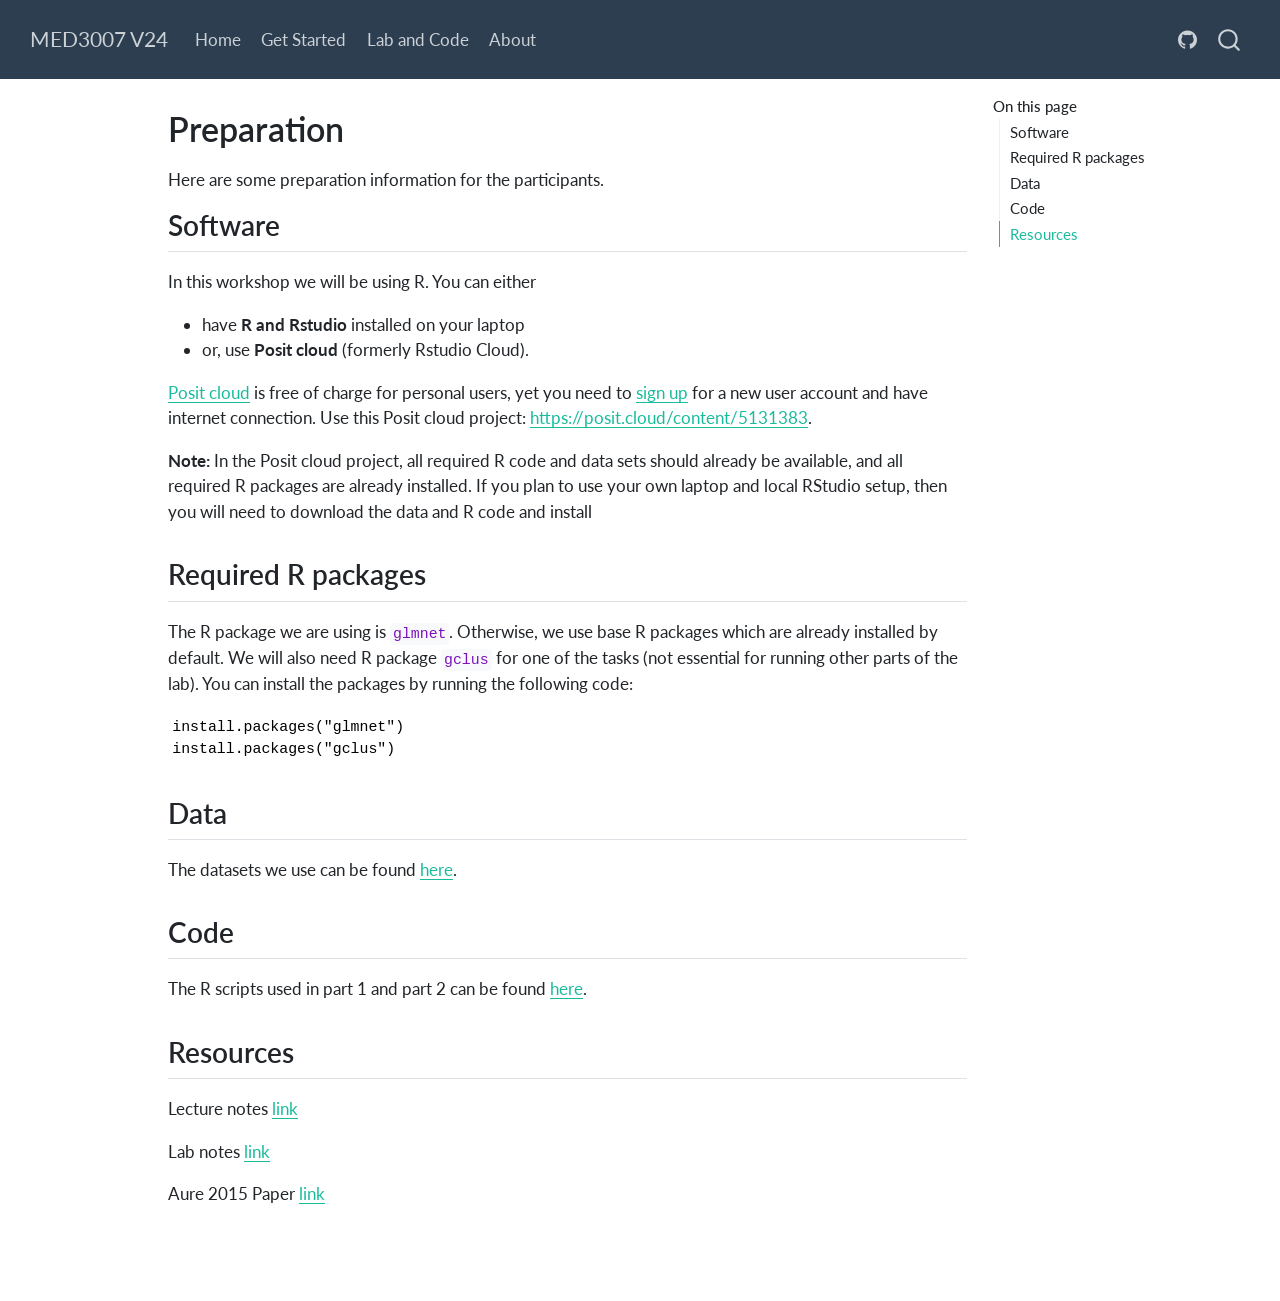
<file: docs/part0_prep.html>
<!DOCTYPE html>
<html xmlns="http://www.w3.org/1999/xhtml" lang="en" xml:lang="en"><head>

<meta charset="utf-8">
<meta name="generator" content="quarto-1.4.552">

<meta name="viewport" content="width=device-width, initial-scale=1.0, user-scalable=yes">


<title>MED3007 V24 - Preparation</title>
<style>
code{white-space: pre-wrap;}
span.smallcaps{font-variant: small-caps;}
div.columns{display: flex; gap: min(4vw, 1.5em);}
div.column{flex: auto; overflow-x: auto;}
div.hanging-indent{margin-left: 1.5em; text-indent: -1.5em;}
ul.task-list{list-style: none;}
ul.task-list li input[type="checkbox"] {
  width: 0.8em;
  margin: 0 0.8em 0.2em -1em; /* quarto-specific, see https://github.com/quarto-dev/quarto-cli/issues/4556 */ 
  vertical-align: middle;
}
</style>


<script src="site_libs/quarto-nav/quarto-nav.js"></script>
<script src="site_libs/quarto-nav/headroom.min.js"></script>
<script src="site_libs/clipboard/clipboard.min.js"></script>
<script src="site_libs/quarto-search/autocomplete.umd.js"></script>
<script src="site_libs/quarto-search/fuse.min.js"></script>
<script src="site_libs/quarto-search/quarto-search.js"></script>
<meta name="quarto:offset" content="./">
<script src="site_libs/quarto-html/quarto.js"></script>
<script src="site_libs/quarto-html/popper.min.js"></script>
<script src="site_libs/quarto-html/tippy.umd.min.js"></script>
<script src="site_libs/quarto-html/anchor.min.js"></script>
<link href="site_libs/quarto-html/tippy.css" rel="stylesheet">
<link href="site_libs/quarto-html/quarto-syntax-highlighting.css" rel="stylesheet" id="quarto-text-highlighting-styles">
<script src="site_libs/bootstrap/bootstrap.min.js"></script>
<link href="site_libs/bootstrap/bootstrap-icons.css" rel="stylesheet">
<link href="site_libs/bootstrap/bootstrap.min.css" rel="stylesheet" id="quarto-bootstrap" data-mode="light">
<script id="quarto-search-options" type="application/json">{
  "location": "navbar",
  "copy-button": false,
  "collapse-after": 3,
  "panel-placement": "end",
  "type": "overlay",
  "limit": 50,
  "keyboard-shortcut": [
    "f",
    "/",
    "s"
  ],
  "show-item-context": false,
  "language": {
    "search-no-results-text": "No results",
    "search-matching-documents-text": "matching documents",
    "search-copy-link-title": "Copy link to search",
    "search-hide-matches-text": "Hide additional matches",
    "search-more-match-text": "more match in this document",
    "search-more-matches-text": "more matches in this document",
    "search-clear-button-title": "Clear",
    "search-text-placeholder": "",
    "search-detached-cancel-button-title": "Cancel",
    "search-submit-button-title": "Submit",
    "search-label": "Search"
  }
}</script>


</head>

<body class="nav-fixed">

<div id="quarto-search-results"></div>
  <header id="quarto-header" class="headroom fixed-top">
    <nav class="navbar navbar-expand-lg " data-bs-theme="dark">
      <div class="navbar-container container-fluid">
      <div class="navbar-brand-container mx-auto">
    <a class="navbar-brand" href="./index.html">
    <span class="navbar-title">MED3007 V24</span>
    </a>
  </div>
            <div id="quarto-search" class="" title="Search"></div>
          <button class="navbar-toggler" type="button" data-bs-toggle="collapse" data-bs-target="#navbarCollapse" aria-controls="navbarCollapse" aria-expanded="false" aria-label="Toggle navigation" onclick="if (window.quartoToggleHeadroom) { window.quartoToggleHeadroom(); }">
  <span class="navbar-toggler-icon"></span>
</button>
          <div class="collapse navbar-collapse" id="navbarCollapse">
            <ul class="navbar-nav navbar-nav-scroll me-auto">
  <li class="nav-item">
    <a class="nav-link" href="./index.html"> 
<span class="menu-text">Home</span></a>
  </li>  
  <li class="nav-item">
    <a class="nav-link" href="./get_started/get_started.html"> 
<span class="menu-text">Get Started</span></a>
  </li>  
  <li class="nav-item">
    <a class="nav-link" href="./lab/overview.html"> 
<span class="menu-text">Lab and Code</span></a>
  </li>  
  <li class="nav-item">
    <a class="nav-link" href="./about.html"> 
<span class="menu-text">About</span></a>
  </li>  
</ul>
            <ul class="navbar-nav navbar-nav-scroll ms-auto">
  <li class="nav-item compact">
    <a class="nav-link" href="https://github.com/ocbe-uio/course_med3007"> <i class="bi bi-github" role="img">
</i> 
<span class="menu-text"></span></a>
  </li>  
</ul>
          </div> <!-- /navcollapse -->
          <div class="quarto-navbar-tools">
</div>
      </div> <!-- /container-fluid -->
    </nav>
</header>
<!-- content -->
<div id="quarto-content" class="quarto-container page-columns page-rows-contents page-layout-article page-navbar">
<!-- sidebar -->
<!-- margin-sidebar -->
    <div id="quarto-margin-sidebar" class="sidebar margin-sidebar">
        <nav id="TOC" role="doc-toc" class="toc-active">
    <h2 id="toc-title">On this page</h2>
   
  <ul>
  <li><a href="#software" id="toc-software" class="nav-link active" data-scroll-target="#software">Software</a></li>
  <li><a href="#required-r-packages" id="toc-required-r-packages" class="nav-link" data-scroll-target="#required-r-packages">Required R packages</a></li>
  <li><a href="#data" id="toc-data" class="nav-link" data-scroll-target="#data">Data</a></li>
  <li><a href="#code" id="toc-code" class="nav-link" data-scroll-target="#code">Code</a></li>
  <li><a href="#resources" id="toc-resources" class="nav-link" data-scroll-target="#resources">Resources</a></li>
  </ul>
</nav>
    </div>
<!-- main -->
<main class="content" id="quarto-document-content">

<header id="title-block-header" class="quarto-title-block default">
<div class="quarto-title">
<h1 class="title">Preparation</h1>
</div>



<div class="quarto-title-meta">

    
  
    
  </div>
  


</header>


<p>Here are some preparation information for the participants.</p>
<section id="software" class="level2">
<h2 class="anchored" data-anchor-id="software">Software</h2>
<p>In this workshop we will be using R. You can either</p>
<ul>
<li>have <strong>R and Rstudio</strong> installed on your laptop</li>
<li>or, use <strong>Posit cloud</strong> (formerly Rstudio Cloud).</li>
</ul>
<p><a href="https://posit.cloud">Posit cloud</a> is free of charge for personal users, yet you need to <a href="https://posit.cloud/plans/free">sign up</a> for a new user account and have internet connection. Use this Posit cloud project: <a href="https://posit.cloud/content/5131383" class="uri">https://posit.cloud/content/5131383</a>.</p>
<p><strong>Note:</strong> In the Posit cloud project, all required R code and data sets should already be available, and all required R packages are already installed. If you plan to use your own laptop and local RStudio setup, then you will need to download the data and R code and install</p>
</section>
<section id="required-r-packages" class="level2">
<h2 class="anchored" data-anchor-id="required-r-packages">Required R packages</h2>
<p>The R package we are using is <code>glmnet</code>. Otherwise, we use base R packages which are already installed by default. We will also need R package <code>gclus</code> for one of the tasks (not essential for running other parts of the lab). You can install the packages by running the following code:</p>
<pre><code>install.packages("glmnet")
install.packages("gclus")</code></pre>
</section>
<section id="data" class="level2">
<h2 class="anchored" data-anchor-id="data">Data</h2>
<p>The datasets we use can be found <a href="https://github.com/ocbe-uio/2022_bioinformatics_workshop/tree/main/lab/data">here</a>.</p>
</section>
<section id="code" class="level2">
<h2 class="anchored" data-anchor-id="code">Code</h2>
<p>The R scripts used in part 1 and part 2 can be found <a href="https://github.com/ocbe-uio/2022_bioinformatics_workshop/tree/main/lab/code">here</a>.</p>
</section>
<section id="resources" class="level2">
<h2 class="anchored" data-anchor-id="resources">Resources</h2>
<p>Lecture notes <a href="https://github.com/ocbe-uio/2022_bioinformatics_workshop/tree/main/lecture_notes">link</a></p>
<p>Lab notes <a href="https://github.com/ocbe-uio/2022_bioinformatics_workshop/blob/main/lab/StatPrinciples_RLab.pdf">link</a></p>
<p>Aure 2015 Paper <a href="https://github.com/ocbe-uio/2022_bioinformatics_workshop/blob/main/lab/Aure_2015.pdf">link</a></p>


</section>

</main> <!-- /main -->
<script id="quarto-html-after-body" type="application/javascript">
window.document.addEventListener("DOMContentLoaded", function (event) {
  const toggleBodyColorMode = (bsSheetEl) => {
    const mode = bsSheetEl.getAttribute("data-mode");
    const bodyEl = window.document.querySelector("body");
    if (mode === "dark") {
      bodyEl.classList.add("quarto-dark");
      bodyEl.classList.remove("quarto-light");
    } else {
      bodyEl.classList.add("quarto-light");
      bodyEl.classList.remove("quarto-dark");
    }
  }
  const toggleBodyColorPrimary = () => {
    const bsSheetEl = window.document.querySelector("link#quarto-bootstrap");
    if (bsSheetEl) {
      toggleBodyColorMode(bsSheetEl);
    }
  }
  toggleBodyColorPrimary();  
  const icon = "";
  const anchorJS = new window.AnchorJS();
  anchorJS.options = {
    placement: 'right',
    icon: icon
  };
  anchorJS.add('.anchored');
  const isCodeAnnotation = (el) => {
    for (const clz of el.classList) {
      if (clz.startsWith('code-annotation-')) {                     
        return true;
      }
    }
    return false;
  }
  const clipboard = new window.ClipboardJS('.code-copy-button', {
    text: function(trigger) {
      const codeEl = trigger.previousElementSibling.cloneNode(true);
      for (const childEl of codeEl.children) {
        if (isCodeAnnotation(childEl)) {
          childEl.remove();
        }
      }
      return codeEl.innerText;
    }
  });
  clipboard.on('success', function(e) {
    // button target
    const button = e.trigger;
    // don't keep focus
    button.blur();
    // flash "checked"
    button.classList.add('code-copy-button-checked');
    var currentTitle = button.getAttribute("title");
    button.setAttribute("title", "Copied!");
    let tooltip;
    if (window.bootstrap) {
      button.setAttribute("data-bs-toggle", "tooltip");
      button.setAttribute("data-bs-placement", "left");
      button.setAttribute("data-bs-title", "Copied!");
      tooltip = new bootstrap.Tooltip(button, 
        { trigger: "manual", 
          customClass: "code-copy-button-tooltip",
          offset: [0, -8]});
      tooltip.show();    
    }
    setTimeout(function() {
      if (tooltip) {
        tooltip.hide();
        button.removeAttribute("data-bs-title");
        button.removeAttribute("data-bs-toggle");
        button.removeAttribute("data-bs-placement");
      }
      button.setAttribute("title", currentTitle);
      button.classList.remove('code-copy-button-checked');
    }, 1000);
    // clear code selection
    e.clearSelection();
  });
    var localhostRegex = new RegExp(/^(?:http|https):\/\/localhost\:?[0-9]*\//);
    var mailtoRegex = new RegExp(/^mailto:/);
      var filterRegex = new RegExp('/' + window.location.host + '/');
    var isInternal = (href) => {
        return filterRegex.test(href) || localhostRegex.test(href) || mailtoRegex.test(href);
    }
    // Inspect non-navigation links and adorn them if external
 	var links = window.document.querySelectorAll('a[href]:not(.nav-link):not(.navbar-brand):not(.toc-action):not(.sidebar-link):not(.sidebar-item-toggle):not(.pagination-link):not(.no-external):not([aria-hidden]):not(.dropdown-item):not(.quarto-navigation-tool)');
    for (var i=0; i<links.length; i++) {
      const link = links[i];
      if (!isInternal(link.href)) {
        // undo the damage that might have been done by quarto-nav.js in the case of
        // links that we want to consider external
        if (link.dataset.originalHref !== undefined) {
          link.href = link.dataset.originalHref;
        }
      }
    }
  function tippyHover(el, contentFn, onTriggerFn, onUntriggerFn) {
    const config = {
      allowHTML: true,
      maxWidth: 500,
      delay: 100,
      arrow: false,
      appendTo: function(el) {
          return el.parentElement;
      },
      interactive: true,
      interactiveBorder: 10,
      theme: 'quarto',
      placement: 'bottom-start',
    };
    if (contentFn) {
      config.content = contentFn;
    }
    if (onTriggerFn) {
      config.onTrigger = onTriggerFn;
    }
    if (onUntriggerFn) {
      config.onUntrigger = onUntriggerFn;
    }
    window.tippy(el, config); 
  }
  const noterefs = window.document.querySelectorAll('a[role="doc-noteref"]');
  for (var i=0; i<noterefs.length; i++) {
    const ref = noterefs[i];
    tippyHover(ref, function() {
      // use id or data attribute instead here
      let href = ref.getAttribute('data-footnote-href') || ref.getAttribute('href');
      try { href = new URL(href).hash; } catch {}
      const id = href.replace(/^#\/?/, "");
      const note = window.document.getElementById(id);
      if (note) {
        return note.innerHTML;
      } else {
        return "";
      }
    });
  }
  const xrefs = window.document.querySelectorAll('a.quarto-xref');
  const processXRef = (id, note) => {
    // Strip column container classes
    const stripColumnClz = (el) => {
      el.classList.remove("page-full", "page-columns");
      if (el.children) {
        for (const child of el.children) {
          stripColumnClz(child);
        }
      }
    }
    stripColumnClz(note)
    if (id === null || id.startsWith('sec-')) {
      // Special case sections, only their first couple elements
      const container = document.createElement("div");
      if (note.children && note.children.length > 2) {
        container.appendChild(note.children[0].cloneNode(true));
        for (let i = 1; i < note.children.length; i++) {
          const child = note.children[i];
          if (child.tagName === "P" && child.innerText === "") {
            continue;
          } else {
            container.appendChild(child.cloneNode(true));
            break;
          }
        }
        if (window.Quarto?.typesetMath) {
          window.Quarto.typesetMath(container);
        }
        return container.innerHTML
      } else {
        if (window.Quarto?.typesetMath) {
          window.Quarto.typesetMath(note);
        }
        return note.innerHTML;
      }
    } else {
      // Remove any anchor links if they are present
      const anchorLink = note.querySelector('a.anchorjs-link');
      if (anchorLink) {
        anchorLink.remove();
      }
      if (window.Quarto?.typesetMath) {
        window.Quarto.typesetMath(note);
      }
      // TODO in 1.5, we should make sure this works without a callout special case
      if (note.classList.contains("callout")) {
        return note.outerHTML;
      } else {
        return note.innerHTML;
      }
    }
  }
  for (var i=0; i<xrefs.length; i++) {
    const xref = xrefs[i];
    tippyHover(xref, undefined, function(instance) {
      instance.disable();
      let url = xref.getAttribute('href');
      let hash = undefined; 
      if (url.startsWith('#')) {
        hash = url;
      } else {
        try { hash = new URL(url).hash; } catch {}
      }
      if (hash) {
        const id = hash.replace(/^#\/?/, "");
        const note = window.document.getElementById(id);
        if (note !== null) {
          try {
            const html = processXRef(id, note.cloneNode(true));
            instance.setContent(html);
          } finally {
            instance.enable();
            instance.show();
          }
        } else {
          // See if we can fetch this
          fetch(url.split('#')[0])
          .then(res => res.text())
          .then(html => {
            const parser = new DOMParser();
            const htmlDoc = parser.parseFromString(html, "text/html");
            const note = htmlDoc.getElementById(id);
            if (note !== null) {
              const html = processXRef(id, note);
              instance.setContent(html);
            } 
          }).finally(() => {
            instance.enable();
            instance.show();
          });
        }
      } else {
        // See if we can fetch a full url (with no hash to target)
        // This is a special case and we should probably do some content thinning / targeting
        fetch(url)
        .then(res => res.text())
        .then(html => {
          const parser = new DOMParser();
          const htmlDoc = parser.parseFromString(html, "text/html");
          const note = htmlDoc.querySelector('main.content');
          if (note !== null) {
            // This should only happen for chapter cross references
            // (since there is no id in the URL)
            // remove the first header
            if (note.children.length > 0 && note.children[0].tagName === "HEADER") {
              note.children[0].remove();
            }
            const html = processXRef(null, note);
            instance.setContent(html);
          } 
        }).finally(() => {
          instance.enable();
          instance.show();
        });
      }
    }, function(instance) {
    });
  }
      let selectedAnnoteEl;
      const selectorForAnnotation = ( cell, annotation) => {
        let cellAttr = 'data-code-cell="' + cell + '"';
        let lineAttr = 'data-code-annotation="' +  annotation + '"';
        const selector = 'span[' + cellAttr + '][' + lineAttr + ']';
        return selector;
      }
      const selectCodeLines = (annoteEl) => {
        const doc = window.document;
        const targetCell = annoteEl.getAttribute("data-target-cell");
        const targetAnnotation = annoteEl.getAttribute("data-target-annotation");
        const annoteSpan = window.document.querySelector(selectorForAnnotation(targetCell, targetAnnotation));
        const lines = annoteSpan.getAttribute("data-code-lines").split(",");
        const lineIds = lines.map((line) => {
          return targetCell + "-" + line;
        })
        let top = null;
        let height = null;
        let parent = null;
        if (lineIds.length > 0) {
            //compute the position of the single el (top and bottom and make a div)
            const el = window.document.getElementById(lineIds[0]);
            top = el.offsetTop;
            height = el.offsetHeight;
            parent = el.parentElement.parentElement;
          if (lineIds.length > 1) {
            const lastEl = window.document.getElementById(lineIds[lineIds.length - 1]);
            const bottom = lastEl.offsetTop + lastEl.offsetHeight;
            height = bottom - top;
          }
          if (top !== null && height !== null && parent !== null) {
            // cook up a div (if necessary) and position it 
            let div = window.document.getElementById("code-annotation-line-highlight");
            if (div === null) {
              div = window.document.createElement("div");
              div.setAttribute("id", "code-annotation-line-highlight");
              div.style.position = 'absolute';
              parent.appendChild(div);
            }
            div.style.top = top - 2 + "px";
            div.style.height = height + 4 + "px";
            div.style.left = 0;
            let gutterDiv = window.document.getElementById("code-annotation-line-highlight-gutter");
            if (gutterDiv === null) {
              gutterDiv = window.document.createElement("div");
              gutterDiv.setAttribute("id", "code-annotation-line-highlight-gutter");
              gutterDiv.style.position = 'absolute';
              const codeCell = window.document.getElementById(targetCell);
              const gutter = codeCell.querySelector('.code-annotation-gutter');
              gutter.appendChild(gutterDiv);
            }
            gutterDiv.style.top = top - 2 + "px";
            gutterDiv.style.height = height + 4 + "px";
          }
          selectedAnnoteEl = annoteEl;
        }
      };
      const unselectCodeLines = () => {
        const elementsIds = ["code-annotation-line-highlight", "code-annotation-line-highlight-gutter"];
        elementsIds.forEach((elId) => {
          const div = window.document.getElementById(elId);
          if (div) {
            div.remove();
          }
        });
        selectedAnnoteEl = undefined;
      };
        // Handle positioning of the toggle
    window.addEventListener(
      "resize",
      throttle(() => {
        elRect = undefined;
        if (selectedAnnoteEl) {
          selectCodeLines(selectedAnnoteEl);
        }
      }, 10)
    );
    function throttle(fn, ms) {
    let throttle = false;
    let timer;
      return (...args) => {
        if(!throttle) { // first call gets through
            fn.apply(this, args);
            throttle = true;
        } else { // all the others get throttled
            if(timer) clearTimeout(timer); // cancel #2
            timer = setTimeout(() => {
              fn.apply(this, args);
              timer = throttle = false;
            }, ms);
        }
      };
    }
      // Attach click handler to the DT
      const annoteDls = window.document.querySelectorAll('dt[data-target-cell]');
      for (const annoteDlNode of annoteDls) {
        annoteDlNode.addEventListener('click', (event) => {
          const clickedEl = event.target;
          if (clickedEl !== selectedAnnoteEl) {
            unselectCodeLines();
            const activeEl = window.document.querySelector('dt[data-target-cell].code-annotation-active');
            if (activeEl) {
              activeEl.classList.remove('code-annotation-active');
            }
            selectCodeLines(clickedEl);
            clickedEl.classList.add('code-annotation-active');
          } else {
            // Unselect the line
            unselectCodeLines();
            clickedEl.classList.remove('code-annotation-active');
          }
        });
      }
  const findCites = (el) => {
    const parentEl = el.parentElement;
    if (parentEl) {
      const cites = parentEl.dataset.cites;
      if (cites) {
        return {
          el,
          cites: cites.split(' ')
        };
      } else {
        return findCites(el.parentElement)
      }
    } else {
      return undefined;
    }
  };
  var bibliorefs = window.document.querySelectorAll('a[role="doc-biblioref"]');
  for (var i=0; i<bibliorefs.length; i++) {
    const ref = bibliorefs[i];
    const citeInfo = findCites(ref);
    if (citeInfo) {
      tippyHover(citeInfo.el, function() {
        var popup = window.document.createElement('div');
        citeInfo.cites.forEach(function(cite) {
          var citeDiv = window.document.createElement('div');
          citeDiv.classList.add('hanging-indent');
          citeDiv.classList.add('csl-entry');
          var biblioDiv = window.document.getElementById('ref-' + cite);
          if (biblioDiv) {
            citeDiv.innerHTML = biblioDiv.innerHTML;
          }
          popup.appendChild(citeDiv);
        });
        return popup.innerHTML;
      });
    }
  }
});
</script>
</div> <!-- /content -->




</body></html>
</file>
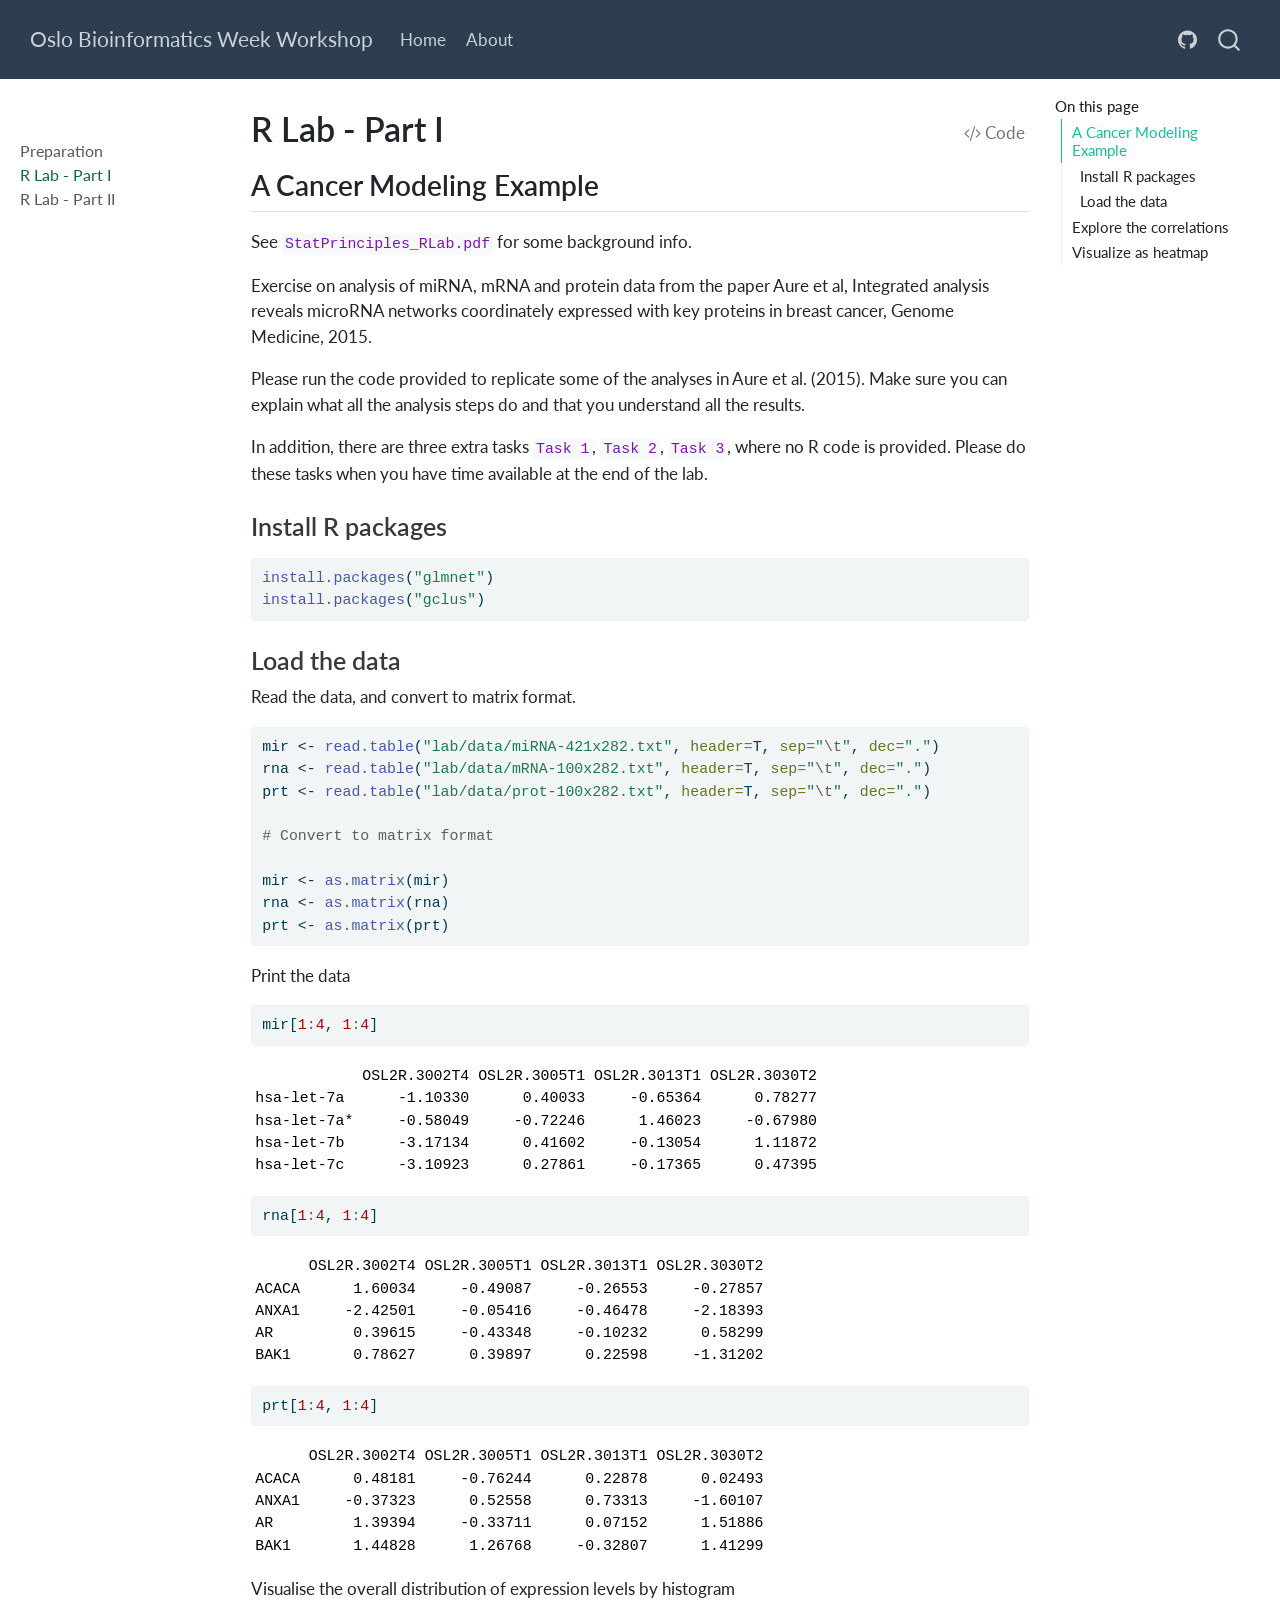
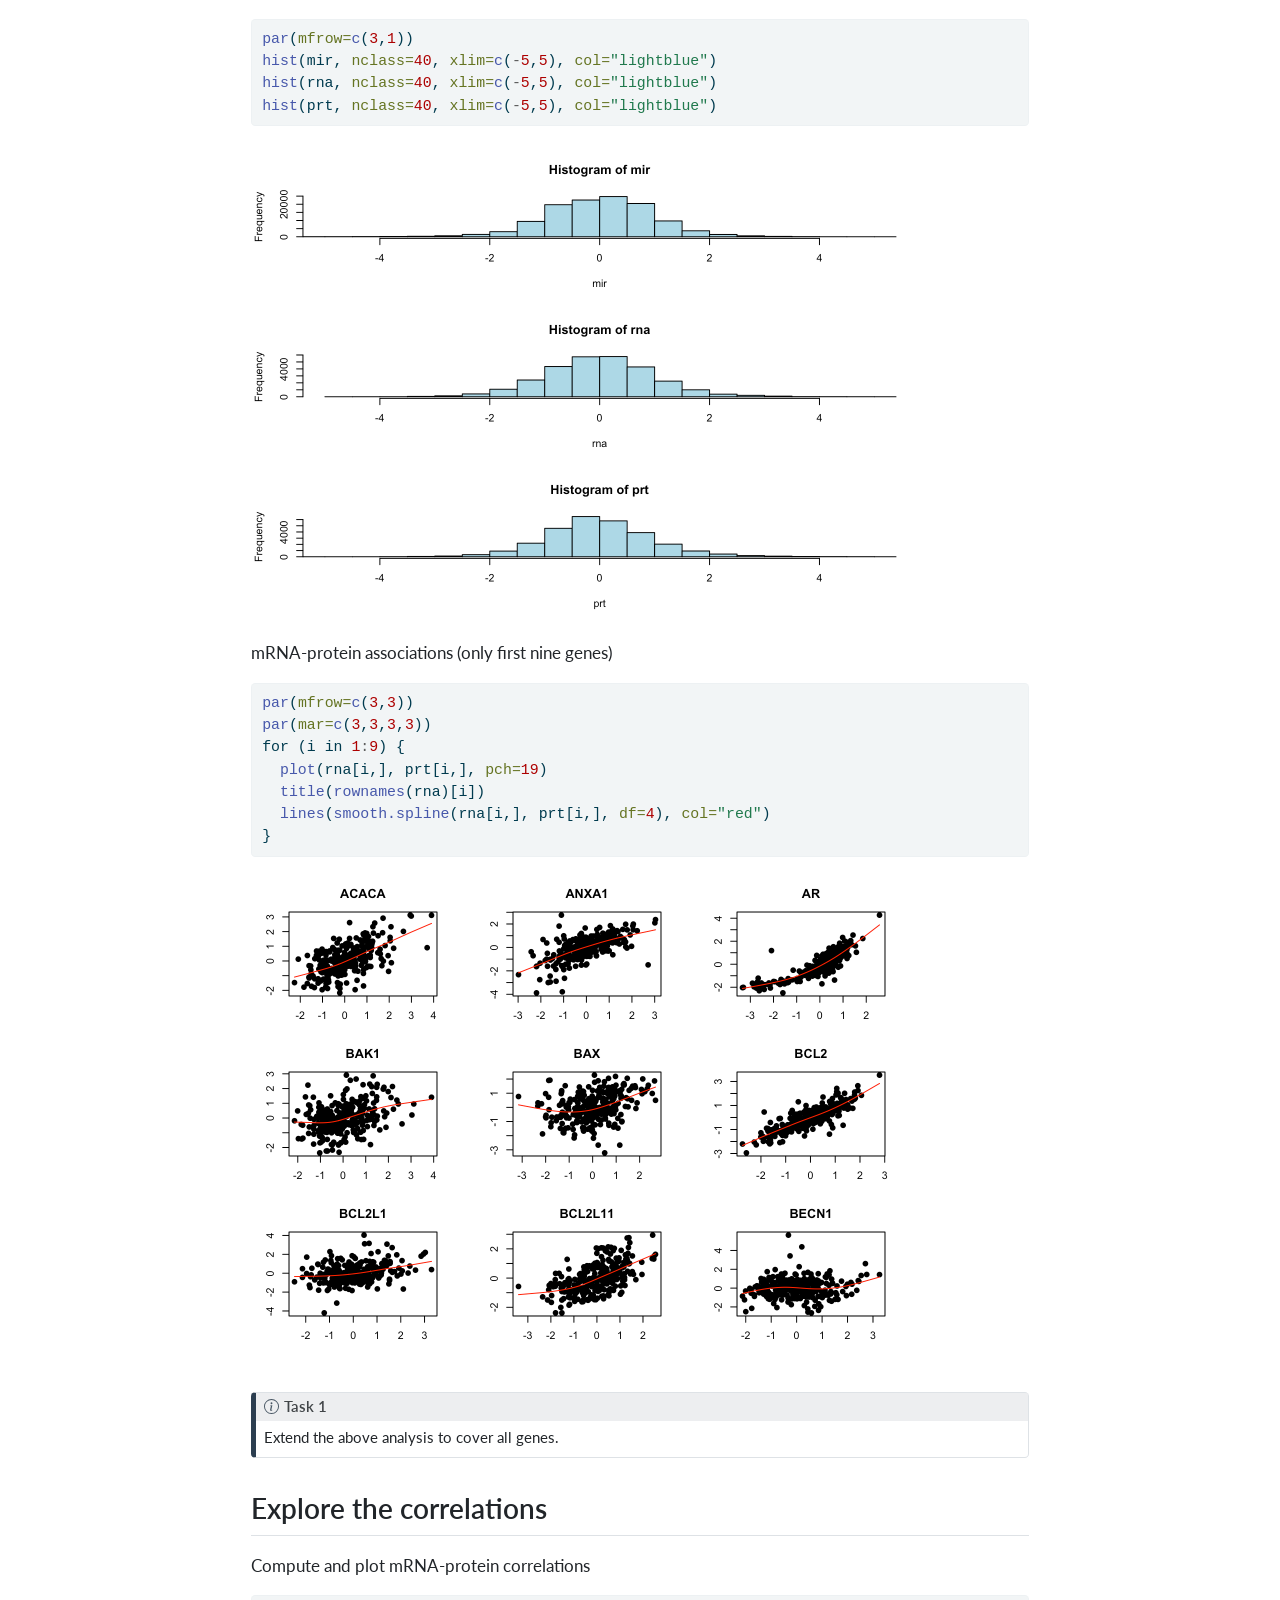
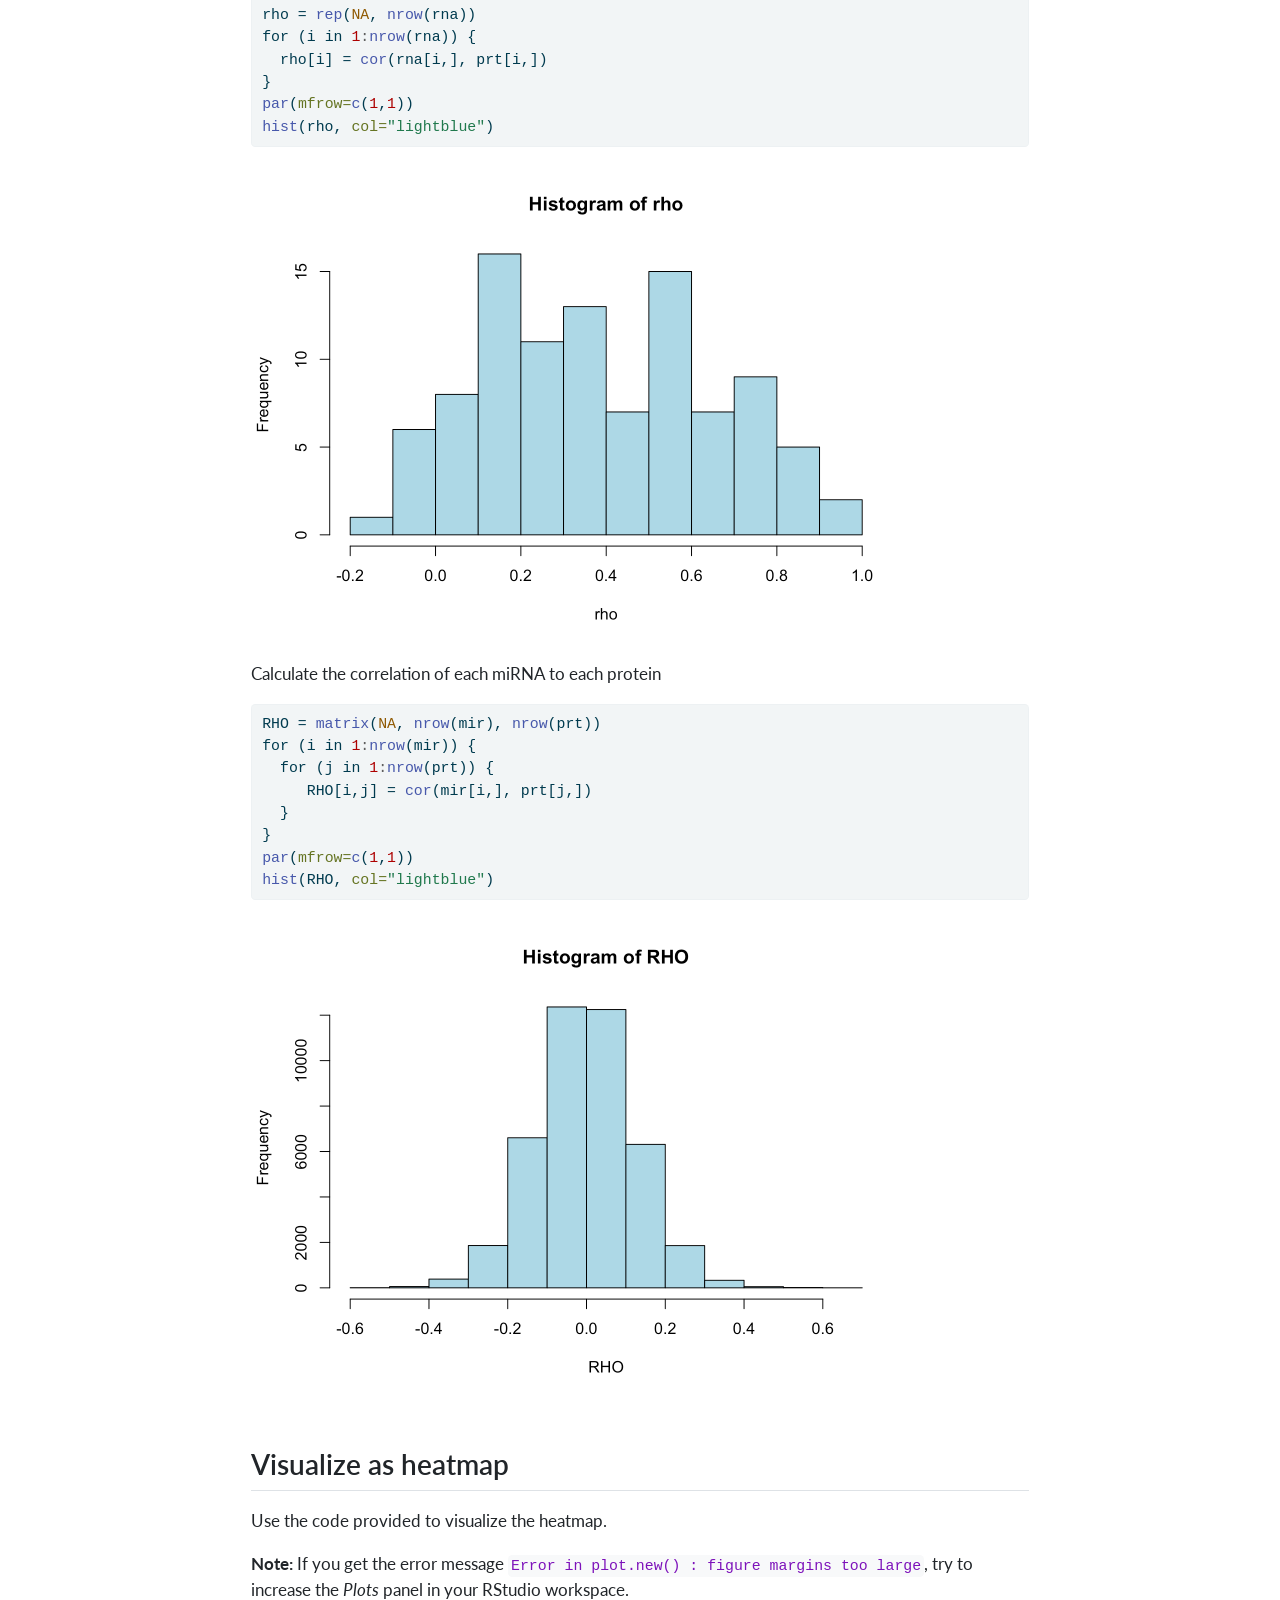
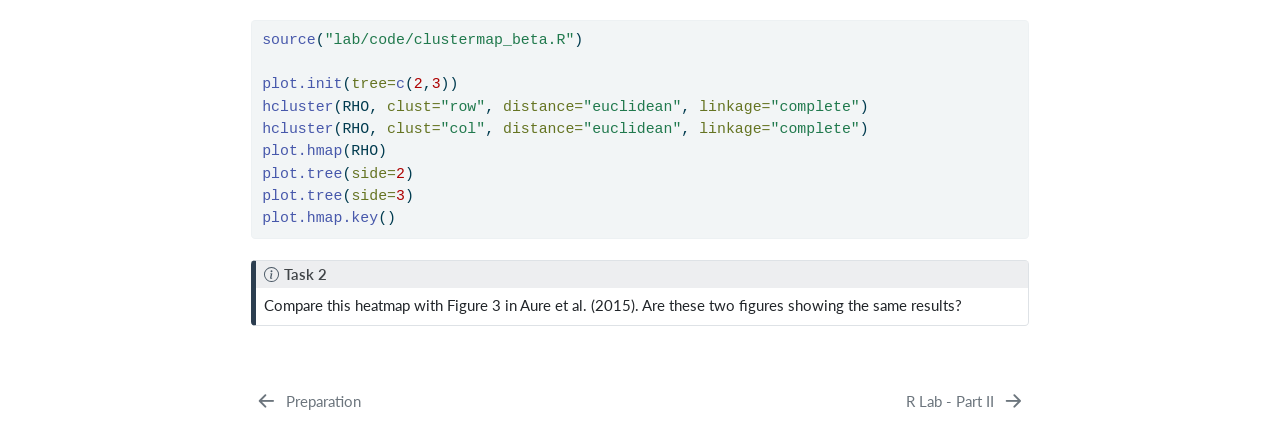
<file: docs/part1_eda.html>
<!DOCTYPE html>
<html xmlns="http://www.w3.org/1999/xhtml" lang="en" xml:lang="en"><head>

<meta charset="utf-8">
<meta name="generator" content="quarto-1.3.450">

<meta name="viewport" content="width=device-width, initial-scale=1.0, user-scalable=yes">


<title>Oslo Bioinformatics Week Workshop - R Lab - Part I</title>
<style>
code{white-space: pre-wrap;}
span.smallcaps{font-variant: small-caps;}
div.columns{display: flex; gap: min(4vw, 1.5em);}
div.column{flex: auto; overflow-x: auto;}
div.hanging-indent{margin-left: 1.5em; text-indent: -1.5em;}
ul.task-list{list-style: none;}
ul.task-list li input[type="checkbox"] {
  width: 0.8em;
  margin: 0 0.8em 0.2em -1em; /* quarto-specific, see https://github.com/quarto-dev/quarto-cli/issues/4556 */ 
  vertical-align: middle;
}
/* CSS for syntax highlighting */
pre > code.sourceCode { white-space: pre; position: relative; }
pre > code.sourceCode > span { display: inline-block; line-height: 1.25; }
pre > code.sourceCode > span:empty { height: 1.2em; }
.sourceCode { overflow: visible; }
code.sourceCode > span { color: inherit; text-decoration: inherit; }
div.sourceCode { margin: 1em 0; }
pre.sourceCode { margin: 0; }
@media screen {
div.sourceCode { overflow: auto; }
}
@media print {
pre > code.sourceCode { white-space: pre-wrap; }
pre > code.sourceCode > span { text-indent: -5em; padding-left: 5em; }
}
pre.numberSource code
  { counter-reset: source-line 0; }
pre.numberSource code > span
  { position: relative; left: -4em; counter-increment: source-line; }
pre.numberSource code > span > a:first-child::before
  { content: counter(source-line);
    position: relative; left: -1em; text-align: right; vertical-align: baseline;
    border: none; display: inline-block;
    -webkit-touch-callout: none; -webkit-user-select: none;
    -khtml-user-select: none; -moz-user-select: none;
    -ms-user-select: none; user-select: none;
    padding: 0 4px; width: 4em;
  }
pre.numberSource { margin-left: 3em;  padding-left: 4px; }
div.sourceCode
  {   }
@media screen {
pre > code.sourceCode > span > a:first-child::before { text-decoration: underline; }
}
</style>


<script src="site_libs/quarto-nav/quarto-nav.js"></script>
<script src="site_libs/quarto-nav/headroom.min.js"></script>
<script src="site_libs/clipboard/clipboard.min.js"></script>
<script src="site_libs/quarto-search/autocomplete.umd.js"></script>
<script src="site_libs/quarto-search/fuse.min.js"></script>
<script src="site_libs/quarto-search/quarto-search.js"></script>
<meta name="quarto:offset" content="./">
<link href="./part2_model.html" rel="next">
<link href="./part0_prep.html" rel="prev">
<script src="site_libs/quarto-html/quarto.js"></script>
<script src="site_libs/quarto-html/popper.min.js"></script>
<script src="site_libs/quarto-html/tippy.umd.min.js"></script>
<script src="site_libs/quarto-html/anchor.min.js"></script>
<link href="site_libs/quarto-html/tippy.css" rel="stylesheet">
<link href="site_libs/quarto-html/quarto-syntax-highlighting.css" rel="stylesheet" id="quarto-text-highlighting-styles">
<script src="site_libs/bootstrap/bootstrap.min.js"></script>
<link href="site_libs/bootstrap/bootstrap-icons.css" rel="stylesheet">
<link href="site_libs/bootstrap/bootstrap.min.css" rel="stylesheet" id="quarto-bootstrap" data-mode="light">
<script id="quarto-search-options" type="application/json">{
  "location": "navbar",
  "copy-button": false,
  "collapse-after": 3,
  "panel-placement": "end",
  "type": "overlay",
  "limit": 20,
  "language": {
    "search-no-results-text": "No results",
    "search-matching-documents-text": "matching documents",
    "search-copy-link-title": "Copy link to search",
    "search-hide-matches-text": "Hide additional matches",
    "search-more-match-text": "more match in this document",
    "search-more-matches-text": "more matches in this document",
    "search-clear-button-title": "Clear",
    "search-detached-cancel-button-title": "Cancel",
    "search-submit-button-title": "Submit",
    "search-label": "Search"
  }
}</script>


</head>

<body class="nav-sidebar docked nav-fixed">

<div id="quarto-search-results"></div>
  <header id="quarto-header" class="headroom fixed-top">
    <nav class="navbar navbar-expand-lg navbar-dark ">
      <div class="navbar-container container-fluid">
      <div class="navbar-brand-container">
    <a class="navbar-brand" href="./index.html">
    <span class="navbar-title">Oslo Bioinformatics Week Workshop</span>
    </a>
  </div>
            <div id="quarto-search" class="" title="Search"></div>
          <button class="navbar-toggler" type="button" data-bs-toggle="collapse" data-bs-target="#navbarCollapse" aria-controls="navbarCollapse" aria-expanded="false" aria-label="Toggle navigation" onclick="if (window.quartoToggleHeadroom) { window.quartoToggleHeadroom(); }">
  <span class="navbar-toggler-icon"></span>
</button>
          <div class="collapse navbar-collapse" id="navbarCollapse">
            <ul class="navbar-nav navbar-nav-scroll me-auto">
  <li class="nav-item">
    <a class="nav-link" href="./index.html" rel="" target="">
 <span class="menu-text">Home</span></a>
  </li>  
  <li class="nav-item">
    <a class="nav-link" href="./about.html" rel="" target="">
 <span class="menu-text">About</span></a>
  </li>  
</ul>
            <ul class="navbar-nav navbar-nav-scroll ms-auto">
  <li class="nav-item compact">
    <a class="nav-link" href="https://github.com/ocbe-uio/workshop-stat-highdim" rel="" target=""><i class="bi bi-github" role="img">
</i> 
 <span class="menu-text"></span></a>
  </li>  
</ul>
            <div class="quarto-navbar-tools">
</div>
          </div> <!-- /navcollapse -->
      </div> <!-- /container-fluid -->
    </nav>
  <nav class="quarto-secondary-nav">
    <div class="container-fluid d-flex">
      <button type="button" class="quarto-btn-toggle btn" data-bs-toggle="collapse" data-bs-target="#quarto-sidebar,#quarto-sidebar-glass" aria-controls="quarto-sidebar" aria-expanded="false" aria-label="Toggle sidebar navigation" onclick="if (window.quartoToggleHeadroom) { window.quartoToggleHeadroom(); }">
        <i class="bi bi-layout-text-sidebar-reverse"></i>
      </button>
      <nav class="quarto-page-breadcrumbs" aria-label="breadcrumb"><ol class="breadcrumb"><li class="breadcrumb-item"><a href="./part1_eda.html">R Lab - Part I</a></li></ol></nav>
      <a class="flex-grow-1" role="button" data-bs-toggle="collapse" data-bs-target="#quarto-sidebar,#quarto-sidebar-glass" aria-controls="quarto-sidebar" aria-expanded="false" aria-label="Toggle sidebar navigation" onclick="if (window.quartoToggleHeadroom) { window.quartoToggleHeadroom(); }">      
      </a>
      <button type="button" class="btn quarto-search-button" aria-label="" onclick="window.quartoOpenSearch();">
        <i class="bi bi-search"></i>
      </button>
    </div>
  </nav>
</header>
<!-- content -->
<div id="quarto-content" class="quarto-container page-columns page-rows-contents page-layout-article page-navbar">
<!-- sidebar -->
  <nav id="quarto-sidebar" class="sidebar collapse collapse-horizontal sidebar-navigation docked overflow-auto">
        <div class="mt-2 flex-shrink-0 align-items-center">
        <div class="sidebar-search">
        <div id="quarto-search" class="" title="Search"></div>
        </div>
        </div>
    <div class="sidebar-menu-container"> 
    <ul class="list-unstyled mt-1">
        <li class="sidebar-item">
  <div class="sidebar-item-container"> 
  <a href="./part0_prep.html" class="sidebar-item-text sidebar-link">
 <span class="menu-text">Preparation</span></a>
  </div>
</li>
        <li class="sidebar-item">
  <div class="sidebar-item-container"> 
  <a href="./part1_eda.html" class="sidebar-item-text sidebar-link active">
 <span class="menu-text">R Lab - Part I</span></a>
  </div>
</li>
        <li class="sidebar-item">
  <div class="sidebar-item-container"> 
  <a href="./part2_model.html" class="sidebar-item-text sidebar-link">
 <span class="menu-text">R Lab - Part II</span></a>
  </div>
</li>
    </ul>
    </div>
</nav>
<div id="quarto-sidebar-glass" data-bs-toggle="collapse" data-bs-target="#quarto-sidebar,#quarto-sidebar-glass"></div>
<!-- margin-sidebar -->
    <div id="quarto-margin-sidebar" class="sidebar margin-sidebar">
        <nav id="TOC" role="doc-toc" class="toc-active">
    <h2 id="toc-title">On this page</h2>
   
  <ul>
  <li><a href="#a-cancer-modeling-example" id="toc-a-cancer-modeling-example" class="nav-link active" data-scroll-target="#a-cancer-modeling-example">A Cancer Modeling Example</a>
  <ul class="collapse">
  <li><a href="#install-r-packages" id="toc-install-r-packages" class="nav-link" data-scroll-target="#install-r-packages">Install R packages</a></li>
  <li><a href="#load-the-data" id="toc-load-the-data" class="nav-link" data-scroll-target="#load-the-data">Load the data</a></li>
  </ul></li>
  <li><a href="#explore-the-correlations" id="toc-explore-the-correlations" class="nav-link" data-scroll-target="#explore-the-correlations">Explore the correlations</a></li>
  <li><a href="#visualize-as-heatmap" id="toc-visualize-as-heatmap" class="nav-link" data-scroll-target="#visualize-as-heatmap">Visualize as heatmap</a></li>
  </ul>
</nav>
    </div>
<!-- main -->
<main class="content" id="quarto-document-content">

<header id="title-block-header" class="quarto-title-block default">
<div class="quarto-title">
<div class="quarto-title-block"><div><h1 class="title">R Lab - Part I</h1><button type="button" class="btn code-tools-button" id="quarto-code-tools-source"><i class="bi"></i> Code</button></div></div>
</div>



<div class="quarto-title-meta">

    
  
    
  </div>
  

</header>

<section id="a-cancer-modeling-example" class="level2">
<h2 class="anchored" data-anchor-id="a-cancer-modeling-example">A Cancer Modeling Example</h2>
<p>See <code>StatPrinciples_RLab.pdf</code> for some background info.</p>
<p>Exercise on analysis of miRNA, mRNA and protein data from the paper Aure et al, Integrated analysis reveals microRNA networks coordinately expressed with key proteins in breast cancer, Genome Medicine, 2015.</p>
<p>Please run the code provided to replicate some of the analyses in Aure et al.&nbsp;(2015). Make sure you can explain what all the analysis steps do and that you understand all the results.</p>
<p>In addition, there are three extra tasks <code>Task 1</code>, <code>Task 2</code>, <code>Task 3</code>, where no R code is provided. Please do these tasks when you have time available at the end of the lab.</p>
<section id="install-r-packages" class="level3">
<h3 class="anchored" data-anchor-id="install-r-packages">Install R packages</h3>
<div class="cell">
<div class="sourceCode cell-code" id="cb1"><pre class="sourceCode r code-with-copy"><code class="sourceCode r"><span id="cb1-1"><a href="#cb1-1" aria-hidden="true" tabindex="-1"></a><span class="fu">install.packages</span>(<span class="st">"glmnet"</span>)</span>
<span id="cb1-2"><a href="#cb1-2" aria-hidden="true" tabindex="-1"></a><span class="fu">install.packages</span>(<span class="st">"gclus"</span>)</span></code><button title="Copy to Clipboard" class="code-copy-button"><i class="bi"></i></button></pre></div>
</div>
</section>
<section id="load-the-data" class="level3">
<h3 class="anchored" data-anchor-id="load-the-data">Load the data</h3>
<p>Read the data, and convert to matrix format.</p>
<div class="cell">
<div class="sourceCode cell-code" id="cb2"><pre class="sourceCode r code-with-copy"><code class="sourceCode r"><span id="cb2-1"><a href="#cb2-1" aria-hidden="true" tabindex="-1"></a>mir <span class="ot">&lt;-</span> <span class="fu">read.table</span>(<span class="st">"lab/data/miRNA-421x282.txt"</span>, <span class="at">header=</span>T, <span class="at">sep=</span><span class="st">"</span><span class="sc">\t</span><span class="st">"</span>, <span class="at">dec=</span><span class="st">"."</span>)</span>
<span id="cb2-2"><a href="#cb2-2" aria-hidden="true" tabindex="-1"></a>rna <span class="ot">&lt;-</span> <span class="fu">read.table</span>(<span class="st">"lab/data/mRNA-100x282.txt"</span>, <span class="at">header=</span>T, <span class="at">sep=</span><span class="st">"</span><span class="sc">\t</span><span class="st">"</span>, <span class="at">dec=</span><span class="st">"."</span>)</span>
<span id="cb2-3"><a href="#cb2-3" aria-hidden="true" tabindex="-1"></a>prt <span class="ot">&lt;-</span> <span class="fu">read.table</span>(<span class="st">"lab/data/prot-100x282.txt"</span>, <span class="at">header=</span>T, <span class="at">sep=</span><span class="st">"</span><span class="sc">\t</span><span class="st">"</span>, <span class="at">dec=</span><span class="st">"."</span>)</span>
<span id="cb2-4"><a href="#cb2-4" aria-hidden="true" tabindex="-1"></a></span>
<span id="cb2-5"><a href="#cb2-5" aria-hidden="true" tabindex="-1"></a><span class="co"># Convert to matrix format</span></span>
<span id="cb2-6"><a href="#cb2-6" aria-hidden="true" tabindex="-1"></a></span>
<span id="cb2-7"><a href="#cb2-7" aria-hidden="true" tabindex="-1"></a>mir <span class="ot">&lt;-</span> <span class="fu">as.matrix</span>(mir)</span>
<span id="cb2-8"><a href="#cb2-8" aria-hidden="true" tabindex="-1"></a>rna <span class="ot">&lt;-</span> <span class="fu">as.matrix</span>(rna)</span>
<span id="cb2-9"><a href="#cb2-9" aria-hidden="true" tabindex="-1"></a>prt <span class="ot">&lt;-</span> <span class="fu">as.matrix</span>(prt)</span></code><button title="Copy to Clipboard" class="code-copy-button"><i class="bi"></i></button></pre></div>
</div>
<p>Print the data</p>
<div class="cell">
<div class="sourceCode cell-code" id="cb3"><pre class="sourceCode r code-with-copy"><code class="sourceCode r"><span id="cb3-1"><a href="#cb3-1" aria-hidden="true" tabindex="-1"></a>mir[<span class="dv">1</span><span class="sc">:</span><span class="dv">4</span>, <span class="dv">1</span><span class="sc">:</span><span class="dv">4</span>]</span></code><button title="Copy to Clipboard" class="code-copy-button"><i class="bi"></i></button></pre></div>
<div class="cell-output cell-output-stdout">
<pre><code>            OSL2R.3002T4 OSL2R.3005T1 OSL2R.3013T1 OSL2R.3030T2
hsa-let-7a      -1.10330      0.40033     -0.65364      0.78277
hsa-let-7a*     -0.58049     -0.72246      1.46023     -0.67980
hsa-let-7b      -3.17134      0.41602     -0.13054      1.11872
hsa-let-7c      -3.10923      0.27861     -0.17365      0.47395</code></pre>
</div>
<div class="sourceCode cell-code" id="cb5"><pre class="sourceCode r code-with-copy"><code class="sourceCode r"><span id="cb5-1"><a href="#cb5-1" aria-hidden="true" tabindex="-1"></a>rna[<span class="dv">1</span><span class="sc">:</span><span class="dv">4</span>, <span class="dv">1</span><span class="sc">:</span><span class="dv">4</span>]</span></code><button title="Copy to Clipboard" class="code-copy-button"><i class="bi"></i></button></pre></div>
<div class="cell-output cell-output-stdout">
<pre><code>      OSL2R.3002T4 OSL2R.3005T1 OSL2R.3013T1 OSL2R.3030T2
ACACA      1.60034     -0.49087     -0.26553     -0.27857
ANXA1     -2.42501     -0.05416     -0.46478     -2.18393
AR         0.39615     -0.43348     -0.10232      0.58299
BAK1       0.78627      0.39897      0.22598     -1.31202</code></pre>
</div>
<div class="sourceCode cell-code" id="cb7"><pre class="sourceCode r code-with-copy"><code class="sourceCode r"><span id="cb7-1"><a href="#cb7-1" aria-hidden="true" tabindex="-1"></a>prt[<span class="dv">1</span><span class="sc">:</span><span class="dv">4</span>, <span class="dv">1</span><span class="sc">:</span><span class="dv">4</span>]</span></code><button title="Copy to Clipboard" class="code-copy-button"><i class="bi"></i></button></pre></div>
<div class="cell-output cell-output-stdout">
<pre><code>      OSL2R.3002T4 OSL2R.3005T1 OSL2R.3013T1 OSL2R.3030T2
ACACA      0.48181     -0.76244      0.22878      0.02493
ANXA1     -0.37323      0.52558      0.73313     -1.60107
AR         1.39394     -0.33711      0.07152      1.51886
BAK1       1.44828      1.26768     -0.32807      1.41299</code></pre>
</div>
</div>
<p>Visualise the overall distribution of expression levels by histogram</p>
<div class="cell">
<div class="sourceCode cell-code" id="cb9"><pre class="sourceCode r code-with-copy"><code class="sourceCode r"><span id="cb9-1"><a href="#cb9-1" aria-hidden="true" tabindex="-1"></a><span class="fu">par</span>(<span class="at">mfrow=</span><span class="fu">c</span>(<span class="dv">3</span>,<span class="dv">1</span>))</span>
<span id="cb9-2"><a href="#cb9-2" aria-hidden="true" tabindex="-1"></a><span class="fu">hist</span>(mir, <span class="at">nclass=</span><span class="dv">40</span>, <span class="at">xlim=</span><span class="fu">c</span>(<span class="sc">-</span><span class="dv">5</span>,<span class="dv">5</span>), <span class="at">col=</span><span class="st">"lightblue"</span>)</span>
<span id="cb9-3"><a href="#cb9-3" aria-hidden="true" tabindex="-1"></a><span class="fu">hist</span>(rna, <span class="at">nclass=</span><span class="dv">40</span>, <span class="at">xlim=</span><span class="fu">c</span>(<span class="sc">-</span><span class="dv">5</span>,<span class="dv">5</span>), <span class="at">col=</span><span class="st">"lightblue"</span>)</span>
<span id="cb9-4"><a href="#cb9-4" aria-hidden="true" tabindex="-1"></a><span class="fu">hist</span>(prt, <span class="at">nclass=</span><span class="dv">40</span>, <span class="at">xlim=</span><span class="fu">c</span>(<span class="sc">-</span><span class="dv">5</span>,<span class="dv">5</span>), <span class="at">col=</span><span class="st">"lightblue"</span>)</span></code><button title="Copy to Clipboard" class="code-copy-button"><i class="bi"></i></button></pre></div>
<div class="cell-output-display">
<p><img src="part1_eda_files/figure-html/unnamed-chunk-4-1.png" class="img-fluid" width="672"></p>
</div>
</div>
<p>mRNA-protein associations (only first nine genes)</p>
<div class="cell">
<div class="sourceCode cell-code" id="cb10"><pre class="sourceCode r code-with-copy"><code class="sourceCode r"><span id="cb10-1"><a href="#cb10-1" aria-hidden="true" tabindex="-1"></a><span class="fu">par</span>(<span class="at">mfrow=</span><span class="fu">c</span>(<span class="dv">3</span>,<span class="dv">3</span>))</span>
<span id="cb10-2"><a href="#cb10-2" aria-hidden="true" tabindex="-1"></a><span class="fu">par</span>(<span class="at">mar=</span><span class="fu">c</span>(<span class="dv">3</span>,<span class="dv">3</span>,<span class="dv">3</span>,<span class="dv">3</span>))</span>
<span id="cb10-3"><a href="#cb10-3" aria-hidden="true" tabindex="-1"></a><span class="cf">for</span> (i <span class="cf">in</span> <span class="dv">1</span><span class="sc">:</span><span class="dv">9</span>) {</span>
<span id="cb10-4"><a href="#cb10-4" aria-hidden="true" tabindex="-1"></a>  <span class="fu">plot</span>(rna[i,], prt[i,], <span class="at">pch=</span><span class="dv">19</span>)</span>
<span id="cb10-5"><a href="#cb10-5" aria-hidden="true" tabindex="-1"></a>  <span class="fu">title</span>(<span class="fu">rownames</span>(rna)[i])</span>
<span id="cb10-6"><a href="#cb10-6" aria-hidden="true" tabindex="-1"></a>  <span class="fu">lines</span>(<span class="fu">smooth.spline</span>(rna[i,], prt[i,], <span class="at">df=</span><span class="dv">4</span>), <span class="at">col=</span><span class="st">"red"</span>)</span>
<span id="cb10-7"><a href="#cb10-7" aria-hidden="true" tabindex="-1"></a>}</span></code><button title="Copy to Clipboard" class="code-copy-button"><i class="bi"></i></button></pre></div>
<div class="cell-output-display">
<p><img src="part1_eda_files/figure-html/unnamed-chunk-5-1.png" class="img-fluid" width="672"></p>
</div>
</div>
<div class="callout callout-style-default callout-note callout-titled">
<div class="callout-header d-flex align-content-center">
<div class="callout-icon-container">
<i class="callout-icon"></i>
</div>
<div class="callout-title-container flex-fill">
Task 1
</div>
</div>
<div class="callout-body-container callout-body">
<p>Extend the above analysis to cover all genes.</p>
</div>
</div>
</section>
</section>
<section id="explore-the-correlations" class="level2">
<h2 class="anchored" data-anchor-id="explore-the-correlations">Explore the correlations</h2>
<p>Compute and plot mRNA-protein correlations</p>
<div class="cell">
<div class="sourceCode cell-code" id="cb11"><pre class="sourceCode r code-with-copy"><code class="sourceCode r"><span id="cb11-1"><a href="#cb11-1" aria-hidden="true" tabindex="-1"></a>rho <span class="ot">=</span> <span class="fu">rep</span>(<span class="cn">NA</span>, <span class="fu">nrow</span>(rna))  </span>
<span id="cb11-2"><a href="#cb11-2" aria-hidden="true" tabindex="-1"></a><span class="cf">for</span> (i <span class="cf">in</span> <span class="dv">1</span><span class="sc">:</span><span class="fu">nrow</span>(rna)) {</span>
<span id="cb11-3"><a href="#cb11-3" aria-hidden="true" tabindex="-1"></a>  rho[i] <span class="ot">=</span> <span class="fu">cor</span>(rna[i,], prt[i,])</span>
<span id="cb11-4"><a href="#cb11-4" aria-hidden="true" tabindex="-1"></a>}</span>
<span id="cb11-5"><a href="#cb11-5" aria-hidden="true" tabindex="-1"></a><span class="fu">par</span>(<span class="at">mfrow=</span><span class="fu">c</span>(<span class="dv">1</span>,<span class="dv">1</span>))</span>
<span id="cb11-6"><a href="#cb11-6" aria-hidden="true" tabindex="-1"></a><span class="fu">hist</span>(rho, <span class="at">col=</span><span class="st">"lightblue"</span>)</span></code><button title="Copy to Clipboard" class="code-copy-button"><i class="bi"></i></button></pre></div>
<div class="cell-output-display">
<p><img src="part1_eda_files/figure-html/unnamed-chunk-6-1.png" class="img-fluid" width="672"></p>
</div>
</div>
<p>Calculate the correlation of each miRNA to each protein</p>
<div class="cell">
<div class="sourceCode cell-code" id="cb12"><pre class="sourceCode r code-with-copy"><code class="sourceCode r"><span id="cb12-1"><a href="#cb12-1" aria-hidden="true" tabindex="-1"></a>RHO <span class="ot">=</span> <span class="fu">matrix</span>(<span class="cn">NA</span>, <span class="fu">nrow</span>(mir), <span class="fu">nrow</span>(prt))</span>
<span id="cb12-2"><a href="#cb12-2" aria-hidden="true" tabindex="-1"></a><span class="cf">for</span> (i <span class="cf">in</span> <span class="dv">1</span><span class="sc">:</span><span class="fu">nrow</span>(mir)) {</span>
<span id="cb12-3"><a href="#cb12-3" aria-hidden="true" tabindex="-1"></a>  <span class="cf">for</span> (j <span class="cf">in</span> <span class="dv">1</span><span class="sc">:</span><span class="fu">nrow</span>(prt)) {</span>
<span id="cb12-4"><a href="#cb12-4" aria-hidden="true" tabindex="-1"></a>     RHO[i,j] <span class="ot">=</span> <span class="fu">cor</span>(mir[i,], prt[j,]) </span>
<span id="cb12-5"><a href="#cb12-5" aria-hidden="true" tabindex="-1"></a>  }</span>
<span id="cb12-6"><a href="#cb12-6" aria-hidden="true" tabindex="-1"></a>}</span>
<span id="cb12-7"><a href="#cb12-7" aria-hidden="true" tabindex="-1"></a><span class="fu">par</span>(<span class="at">mfrow=</span><span class="fu">c</span>(<span class="dv">1</span>,<span class="dv">1</span>))</span>
<span id="cb12-8"><a href="#cb12-8" aria-hidden="true" tabindex="-1"></a><span class="fu">hist</span>(RHO, <span class="at">col=</span><span class="st">"lightblue"</span>)</span></code><button title="Copy to Clipboard" class="code-copy-button"><i class="bi"></i></button></pre></div>
<div class="cell-output-display">
<p><img src="part1_eda_files/figure-html/unnamed-chunk-7-1.png" class="img-fluid" width="672"></p>
</div>
</div>
</section>
<section id="visualize-as-heatmap" class="level2">
<h2 class="anchored" data-anchor-id="visualize-as-heatmap">Visualize as heatmap</h2>
<p>Use the code provided to visualize the heatmap.</p>
<p><strong>Note:</strong> If you get the error message <code>Error in plot.new() : figure margins too large</code>, try to increase the <em>Plots</em> panel in your RStudio workspace.</p>
<div class="cell">
<div class="sourceCode cell-code" id="cb13"><pre class="sourceCode r code-with-copy"><code class="sourceCode r"><span id="cb13-1"><a href="#cb13-1" aria-hidden="true" tabindex="-1"></a><span class="fu">source</span>(<span class="st">"lab/code/clustermap_beta.R"</span>)</span>
<span id="cb13-2"><a href="#cb13-2" aria-hidden="true" tabindex="-1"></a></span>
<span id="cb13-3"><a href="#cb13-3" aria-hidden="true" tabindex="-1"></a><span class="fu">plot.init</span>(<span class="at">tree=</span><span class="fu">c</span>(<span class="dv">2</span>,<span class="dv">3</span>))</span>
<span id="cb13-4"><a href="#cb13-4" aria-hidden="true" tabindex="-1"></a><span class="fu">hcluster</span>(RHO, <span class="at">clust=</span><span class="st">"row"</span>, <span class="at">distance=</span><span class="st">"euclidean"</span>, <span class="at">linkage=</span><span class="st">"complete"</span>)</span>
<span id="cb13-5"><a href="#cb13-5" aria-hidden="true" tabindex="-1"></a><span class="fu">hcluster</span>(RHO, <span class="at">clust=</span><span class="st">"col"</span>, <span class="at">distance=</span><span class="st">"euclidean"</span>, <span class="at">linkage=</span><span class="st">"complete"</span>)</span>
<span id="cb13-6"><a href="#cb13-6" aria-hidden="true" tabindex="-1"></a><span class="fu">plot.hmap</span>(RHO)</span>
<span id="cb13-7"><a href="#cb13-7" aria-hidden="true" tabindex="-1"></a><span class="fu">plot.tree</span>(<span class="at">side=</span><span class="dv">2</span>)</span>
<span id="cb13-8"><a href="#cb13-8" aria-hidden="true" tabindex="-1"></a><span class="fu">plot.tree</span>(<span class="at">side=</span><span class="dv">3</span>)</span>
<span id="cb13-9"><a href="#cb13-9" aria-hidden="true" tabindex="-1"></a><span class="fu">plot.hmap.key</span>()</span></code><button title="Copy to Clipboard" class="code-copy-button"><i class="bi"></i></button></pre></div>
</div>
<div class="callout callout-style-default callout-note callout-titled">
<div class="callout-header d-flex align-content-center">
<div class="callout-icon-container">
<i class="callout-icon"></i>
</div>
<div class="callout-title-container flex-fill">
Task 2
</div>
</div>
<div class="callout-body-container callout-body">
<p>Compare this heatmap with Figure 3 in Aure et al.&nbsp;(2015). Are these two figures showing the same results?</p>
</div>
</div>


<!-- -->

</section>

</main> <!-- /main -->
<script id="quarto-html-after-body" type="application/javascript">
window.document.addEventListener("DOMContentLoaded", function (event) {
  const toggleBodyColorMode = (bsSheetEl) => {
    const mode = bsSheetEl.getAttribute("data-mode");
    const bodyEl = window.document.querySelector("body");
    if (mode === "dark") {
      bodyEl.classList.add("quarto-dark");
      bodyEl.classList.remove("quarto-light");
    } else {
      bodyEl.classList.add("quarto-light");
      bodyEl.classList.remove("quarto-dark");
    }
  }
  const toggleBodyColorPrimary = () => {
    const bsSheetEl = window.document.querySelector("link#quarto-bootstrap");
    if (bsSheetEl) {
      toggleBodyColorMode(bsSheetEl);
    }
  }
  toggleBodyColorPrimary();  
  const icon = "";
  const anchorJS = new window.AnchorJS();
  anchorJS.options = {
    placement: 'right',
    icon: icon
  };
  anchorJS.add('.anchored');
  const isCodeAnnotation = (el) => {
    for (const clz of el.classList) {
      if (clz.startsWith('code-annotation-')) {                     
        return true;
      }
    }
    return false;
  }
  const clipboard = new window.ClipboardJS('.code-copy-button', {
    text: function(trigger) {
      const codeEl = trigger.previousElementSibling.cloneNode(true);
      for (const childEl of codeEl.children) {
        if (isCodeAnnotation(childEl)) {
          childEl.remove();
        }
      }
      return codeEl.innerText;
    }
  });
  clipboard.on('success', function(e) {
    // button target
    const button = e.trigger;
    // don't keep focus
    button.blur();
    // flash "checked"
    button.classList.add('code-copy-button-checked');
    var currentTitle = button.getAttribute("title");
    button.setAttribute("title", "Copied!");
    let tooltip;
    if (window.bootstrap) {
      button.setAttribute("data-bs-toggle", "tooltip");
      button.setAttribute("data-bs-placement", "left");
      button.setAttribute("data-bs-title", "Copied!");
      tooltip = new bootstrap.Tooltip(button, 
        { trigger: "manual", 
          customClass: "code-copy-button-tooltip",
          offset: [0, -8]});
      tooltip.show();    
    }
    setTimeout(function() {
      if (tooltip) {
        tooltip.hide();
        button.removeAttribute("data-bs-title");
        button.removeAttribute("data-bs-toggle");
        button.removeAttribute("data-bs-placement");
      }
      button.setAttribute("title", currentTitle);
      button.classList.remove('code-copy-button-checked');
    }, 1000);
    // clear code selection
    e.clearSelection();
  });
  const viewSource = window.document.getElementById('quarto-view-source') ||
                     window.document.getElementById('quarto-code-tools-source');
  if (viewSource) {
    const sourceUrl = viewSource.getAttribute("data-quarto-source-url");
    viewSource.addEventListener("click", function(e) {
      if (sourceUrl) {
        // rstudio viewer pane
        if (/\bcapabilities=\b/.test(window.location)) {
          window.open(sourceUrl);
        } else {
          window.location.href = sourceUrl;
        }
      } else {
        const modal = new bootstrap.Modal(document.getElementById('quarto-embedded-source-code-modal'));
        modal.show();
      }
      return false;
    });
  }
  function toggleCodeHandler(show) {
    return function(e) {
      const detailsSrc = window.document.querySelectorAll(".cell > details > .sourceCode");
      for (let i=0; i<detailsSrc.length; i++) {
        const details = detailsSrc[i].parentElement;
        if (show) {
          details.open = true;
        } else {
          details.removeAttribute("open");
        }
      }
      const cellCodeDivs = window.document.querySelectorAll(".cell > .sourceCode");
      const fromCls = show ? "hidden" : "unhidden";
      const toCls = show ? "unhidden" : "hidden";
      for (let i=0; i<cellCodeDivs.length; i++) {
        const codeDiv = cellCodeDivs[i];
        if (codeDiv.classList.contains(fromCls)) {
          codeDiv.classList.remove(fromCls);
          codeDiv.classList.add(toCls);
        } 
      }
      return false;
    }
  }
  const hideAllCode = window.document.getElementById("quarto-hide-all-code");
  if (hideAllCode) {
    hideAllCode.addEventListener("click", toggleCodeHandler(false));
  }
  const showAllCode = window.document.getElementById("quarto-show-all-code");
  if (showAllCode) {
    showAllCode.addEventListener("click", toggleCodeHandler(true));
  }
  function tippyHover(el, contentFn) {
    const config = {
      allowHTML: true,
      content: contentFn,
      maxWidth: 500,
      delay: 100,
      arrow: false,
      appendTo: function(el) {
          return el.parentElement;
      },
      interactive: true,
      interactiveBorder: 10,
      theme: 'quarto',
      placement: 'bottom-start'
    };
    window.tippy(el, config); 
  }
  const noterefs = window.document.querySelectorAll('a[role="doc-noteref"]');
  for (var i=0; i<noterefs.length; i++) {
    const ref = noterefs[i];
    tippyHover(ref, function() {
      // use id or data attribute instead here
      let href = ref.getAttribute('data-footnote-href') || ref.getAttribute('href');
      try { href = new URL(href).hash; } catch {}
      const id = href.replace(/^#\/?/, "");
      const note = window.document.getElementById(id);
      return note.innerHTML;
    });
  }
      let selectedAnnoteEl;
      const selectorForAnnotation = ( cell, annotation) => {
        let cellAttr = 'data-code-cell="' + cell + '"';
        let lineAttr = 'data-code-annotation="' +  annotation + '"';
        const selector = 'span[' + cellAttr + '][' + lineAttr + ']';
        return selector;
      }
      const selectCodeLines = (annoteEl) => {
        const doc = window.document;
        const targetCell = annoteEl.getAttribute("data-target-cell");
        const targetAnnotation = annoteEl.getAttribute("data-target-annotation");
        const annoteSpan = window.document.querySelector(selectorForAnnotation(targetCell, targetAnnotation));
        const lines = annoteSpan.getAttribute("data-code-lines").split(",");
        const lineIds = lines.map((line) => {
          return targetCell + "-" + line;
        })
        let top = null;
        let height = null;
        let parent = null;
        if (lineIds.length > 0) {
            //compute the position of the single el (top and bottom and make a div)
            const el = window.document.getElementById(lineIds[0]);
            top = el.offsetTop;
            height = el.offsetHeight;
            parent = el.parentElement.parentElement;
          if (lineIds.length > 1) {
            const lastEl = window.document.getElementById(lineIds[lineIds.length - 1]);
            const bottom = lastEl.offsetTop + lastEl.offsetHeight;
            height = bottom - top;
          }
          if (top !== null && height !== null && parent !== null) {
            // cook up a div (if necessary) and position it 
            let div = window.document.getElementById("code-annotation-line-highlight");
            if (div === null) {
              div = window.document.createElement("div");
              div.setAttribute("id", "code-annotation-line-highlight");
              div.style.position = 'absolute';
              parent.appendChild(div);
            }
            div.style.top = top - 2 + "px";
            div.style.height = height + 4 + "px";
            let gutterDiv = window.document.getElementById("code-annotation-line-highlight-gutter");
            if (gutterDiv === null) {
              gutterDiv = window.document.createElement("div");
              gutterDiv.setAttribute("id", "code-annotation-line-highlight-gutter");
              gutterDiv.style.position = 'absolute';
              const codeCell = window.document.getElementById(targetCell);
              const gutter = codeCell.querySelector('.code-annotation-gutter');
              gutter.appendChild(gutterDiv);
            }
            gutterDiv.style.top = top - 2 + "px";
            gutterDiv.style.height = height + 4 + "px";
          }
          selectedAnnoteEl = annoteEl;
        }
      };
      const unselectCodeLines = () => {
        const elementsIds = ["code-annotation-line-highlight", "code-annotation-line-highlight-gutter"];
        elementsIds.forEach((elId) => {
          const div = window.document.getElementById(elId);
          if (div) {
            div.remove();
          }
        });
        selectedAnnoteEl = undefined;
      };
      // Attach click handler to the DT
      const annoteDls = window.document.querySelectorAll('dt[data-target-cell]');
      for (const annoteDlNode of annoteDls) {
        annoteDlNode.addEventListener('click', (event) => {
          const clickedEl = event.target;
          if (clickedEl !== selectedAnnoteEl) {
            unselectCodeLines();
            const activeEl = window.document.querySelector('dt[data-target-cell].code-annotation-active');
            if (activeEl) {
              activeEl.classList.remove('code-annotation-active');
            }
            selectCodeLines(clickedEl);
            clickedEl.classList.add('code-annotation-active');
          } else {
            // Unselect the line
            unselectCodeLines();
            clickedEl.classList.remove('code-annotation-active');
          }
        });
      }
  const findCites = (el) => {
    const parentEl = el.parentElement;
    if (parentEl) {
      const cites = parentEl.dataset.cites;
      if (cites) {
        return {
          el,
          cites: cites.split(' ')
        };
      } else {
        return findCites(el.parentElement)
      }
    } else {
      return undefined;
    }
  };
  var bibliorefs = window.document.querySelectorAll('a[role="doc-biblioref"]');
  for (var i=0; i<bibliorefs.length; i++) {
    const ref = bibliorefs[i];
    const citeInfo = findCites(ref);
    if (citeInfo) {
      tippyHover(citeInfo.el, function() {
        var popup = window.document.createElement('div');
        citeInfo.cites.forEach(function(cite) {
          var citeDiv = window.document.createElement('div');
          citeDiv.classList.add('hanging-indent');
          citeDiv.classList.add('csl-entry');
          var biblioDiv = window.document.getElementById('ref-' + cite);
          if (biblioDiv) {
            citeDiv.innerHTML = biblioDiv.innerHTML;
          }
          popup.appendChild(citeDiv);
        });
        return popup.innerHTML;
      });
    }
  }
});
</script>
<nav class="page-navigation">
  <div class="nav-page nav-page-previous">
      <a href="./part0_prep.html" class="pagination-link">
        <i class="bi bi-arrow-left-short"></i> <span class="nav-page-text">Preparation</span>
      </a>          
  </div>
  <div class="nav-page nav-page-next">
      <a href="./part2_model.html" class="pagination-link">
        <span class="nav-page-text">R Lab - Part II</span> <i class="bi bi-arrow-right-short"></i>
      </a>
  </div>
</nav><div class="modal fade" id="quarto-embedded-source-code-modal" tabindex="-1" aria-labelledby="quarto-embedded-source-code-modal-label" aria-hidden="true"><div class="modal-dialog modal-dialog-scrollable"><div class="modal-content"><div class="modal-header"><h5 class="modal-title" id="quarto-embedded-source-code-modal-label">Source Code</h5><button class="btn-close" data-bs-dismiss="modal"></button></div><div class="modal-body"><div class="">
<div class="sourceCode" id="cb14" data-shortcodes="false"><pre class="sourceCode markdown code-with-copy"><code class="sourceCode markdown"><span id="cb14-1"><a href="#cb14-1" aria-hidden="true" tabindex="-1"></a><span class="co">---</span></span>
<span id="cb14-2"><a href="#cb14-2" aria-hidden="true" tabindex="-1"></a><span class="an">title:</span><span class="co"> "R Lab - Part I"</span></span>
<span id="cb14-3"><a href="#cb14-3" aria-hidden="true" tabindex="-1"></a><span class="an">format:</span><span class="co"> </span></span>
<span id="cb14-4"><a href="#cb14-4" aria-hidden="true" tabindex="-1"></a><span class="co">  html:</span></span>
<span id="cb14-5"><a href="#cb14-5" aria-hidden="true" tabindex="-1"></a><span class="co">    code-fold: false</span></span>
<span id="cb14-6"><a href="#cb14-6" aria-hidden="true" tabindex="-1"></a><span class="co">    code-tools: true</span></span>
<span id="cb14-7"><a href="#cb14-7" aria-hidden="true" tabindex="-1"></a><span class="an">editor:</span><span class="co"> visual</span></span>
<span id="cb14-8"><a href="#cb14-8" aria-hidden="true" tabindex="-1"></a><span class="co">---</span></span>
<span id="cb14-9"><a href="#cb14-9" aria-hidden="true" tabindex="-1"></a></span>
<span id="cb14-10"><a href="#cb14-10" aria-hidden="true" tabindex="-1"></a><span class="fu">## A Cancer Modeling Example</span></span>
<span id="cb14-11"><a href="#cb14-11" aria-hidden="true" tabindex="-1"></a></span>
<span id="cb14-12"><a href="#cb14-12" aria-hidden="true" tabindex="-1"></a>See <span class="in">`StatPrinciples_RLab.pdf`</span> for some background info.</span>
<span id="cb14-13"><a href="#cb14-13" aria-hidden="true" tabindex="-1"></a></span>
<span id="cb14-14"><a href="#cb14-14" aria-hidden="true" tabindex="-1"></a>Exercise on analysis of miRNA, mRNA and protein data from the paper Aure et al, Integrated analysis reveals microRNA networks coordinately expressed with key proteins in breast cancer, Genome Medicine, 2015.</span>
<span id="cb14-15"><a href="#cb14-15" aria-hidden="true" tabindex="-1"></a></span>
<span id="cb14-16"><a href="#cb14-16" aria-hidden="true" tabindex="-1"></a>Please run the code provided to replicate some of the analyses in Aure et al. (2015). Make sure you can explain what all the analysis steps do and that you understand all the results.</span>
<span id="cb14-17"><a href="#cb14-17" aria-hidden="true" tabindex="-1"></a></span>
<span id="cb14-18"><a href="#cb14-18" aria-hidden="true" tabindex="-1"></a>In addition, there are three extra tasks <span class="in">`Task 1`</span>, <span class="in">`Task 2`</span>, <span class="in">`Task 3`</span>, where no R code is provided. Please do these tasks when you have time available at the end of the lab.</span>
<span id="cb14-19"><a href="#cb14-19" aria-hidden="true" tabindex="-1"></a></span>
<span id="cb14-20"><a href="#cb14-20" aria-hidden="true" tabindex="-1"></a><span class="fu">### Install R packages</span></span>
<span id="cb14-21"><a href="#cb14-21" aria-hidden="true" tabindex="-1"></a></span>
<span id="cb14-24"><a href="#cb14-24" aria-hidden="true" tabindex="-1"></a><span class="in">```{r}</span></span>
<span id="cb14-25"><a href="#cb14-25" aria-hidden="true" tabindex="-1"></a><span class="co">#| label: install-packages</span></span>
<span id="cb14-26"><a href="#cb14-26" aria-hidden="true" tabindex="-1"></a><span class="co">#| warning: false</span></span>
<span id="cb14-27"><a href="#cb14-27" aria-hidden="true" tabindex="-1"></a><span class="co">#| echo: true</span></span>
<span id="cb14-28"><a href="#cb14-28" aria-hidden="true" tabindex="-1"></a><span class="co">#| eval: false</span></span>
<span id="cb14-29"><a href="#cb14-29" aria-hidden="true" tabindex="-1"></a></span>
<span id="cb14-30"><a href="#cb14-30" aria-hidden="true" tabindex="-1"></a><span class="fu">install.packages</span>(<span class="st">"glmnet"</span>)</span>
<span id="cb14-31"><a href="#cb14-31" aria-hidden="true" tabindex="-1"></a><span class="fu">install.packages</span>(<span class="st">"gclus"</span>)</span>
<span id="cb14-32"><a href="#cb14-32" aria-hidden="true" tabindex="-1"></a><span class="in">```</span></span>
<span id="cb14-33"><a href="#cb14-33" aria-hidden="true" tabindex="-1"></a></span>
<span id="cb14-34"><a href="#cb14-34" aria-hidden="true" tabindex="-1"></a></span>
<span id="cb14-35"><a href="#cb14-35" aria-hidden="true" tabindex="-1"></a><span class="fu">### Load the data</span></span>
<span id="cb14-36"><a href="#cb14-36" aria-hidden="true" tabindex="-1"></a></span>
<span id="cb14-37"><a href="#cb14-37" aria-hidden="true" tabindex="-1"></a>Read the data, and convert to matrix format.</span>
<span id="cb14-38"><a href="#cb14-38" aria-hidden="true" tabindex="-1"></a></span>
<span id="cb14-41"><a href="#cb14-41" aria-hidden="true" tabindex="-1"></a><span class="in">```{r}</span></span>
<span id="cb14-42"><a href="#cb14-42" aria-hidden="true" tabindex="-1"></a><span class="co">#| label: load-data</span></span>
<span id="cb14-43"><a href="#cb14-43" aria-hidden="true" tabindex="-1"></a><span class="co">#| warning: false</span></span>
<span id="cb14-44"><a href="#cb14-44" aria-hidden="true" tabindex="-1"></a><span class="co">#| echo: true</span></span>
<span id="cb14-45"><a href="#cb14-45" aria-hidden="true" tabindex="-1"></a></span>
<span id="cb14-46"><a href="#cb14-46" aria-hidden="true" tabindex="-1"></a>mir <span class="ot">&lt;-</span> <span class="fu">read.table</span>(<span class="st">"lab/data/miRNA-421x282.txt"</span>, <span class="at">header=</span>T, <span class="at">sep=</span><span class="st">"</span><span class="sc">\t</span><span class="st">"</span>, <span class="at">dec=</span><span class="st">"."</span>)</span>
<span id="cb14-47"><a href="#cb14-47" aria-hidden="true" tabindex="-1"></a>rna <span class="ot">&lt;-</span> <span class="fu">read.table</span>(<span class="st">"lab/data/mRNA-100x282.txt"</span>, <span class="at">header=</span>T, <span class="at">sep=</span><span class="st">"</span><span class="sc">\t</span><span class="st">"</span>, <span class="at">dec=</span><span class="st">"."</span>)</span>
<span id="cb14-48"><a href="#cb14-48" aria-hidden="true" tabindex="-1"></a>prt <span class="ot">&lt;-</span> <span class="fu">read.table</span>(<span class="st">"lab/data/prot-100x282.txt"</span>, <span class="at">header=</span>T, <span class="at">sep=</span><span class="st">"</span><span class="sc">\t</span><span class="st">"</span>, <span class="at">dec=</span><span class="st">"."</span>)</span>
<span id="cb14-49"><a href="#cb14-49" aria-hidden="true" tabindex="-1"></a></span>
<span id="cb14-50"><a href="#cb14-50" aria-hidden="true" tabindex="-1"></a><span class="co"># Convert to matrix format</span></span>
<span id="cb14-51"><a href="#cb14-51" aria-hidden="true" tabindex="-1"></a></span>
<span id="cb14-52"><a href="#cb14-52" aria-hidden="true" tabindex="-1"></a>mir <span class="ot">&lt;-</span> <span class="fu">as.matrix</span>(mir)</span>
<span id="cb14-53"><a href="#cb14-53" aria-hidden="true" tabindex="-1"></a>rna <span class="ot">&lt;-</span> <span class="fu">as.matrix</span>(rna)</span>
<span id="cb14-54"><a href="#cb14-54" aria-hidden="true" tabindex="-1"></a>prt <span class="ot">&lt;-</span> <span class="fu">as.matrix</span>(prt)</span>
<span id="cb14-55"><a href="#cb14-55" aria-hidden="true" tabindex="-1"></a><span class="in">```</span></span>
<span id="cb14-56"><a href="#cb14-56" aria-hidden="true" tabindex="-1"></a></span>
<span id="cb14-57"><a href="#cb14-57" aria-hidden="true" tabindex="-1"></a>Print the data</span>
<span id="cb14-58"><a href="#cb14-58" aria-hidden="true" tabindex="-1"></a></span>
<span id="cb14-61"><a href="#cb14-61" aria-hidden="true" tabindex="-1"></a><span class="in">```{r}</span></span>
<span id="cb14-62"><a href="#cb14-62" aria-hidden="true" tabindex="-1"></a><span class="co">#| label: look-at-data</span></span>
<span id="cb14-63"><a href="#cb14-63" aria-hidden="true" tabindex="-1"></a><span class="co">#| warning: false</span></span>
<span id="cb14-64"><a href="#cb14-64" aria-hidden="true" tabindex="-1"></a><span class="co">#| echo: true</span></span>
<span id="cb14-65"><a href="#cb14-65" aria-hidden="true" tabindex="-1"></a></span>
<span id="cb14-66"><a href="#cb14-66" aria-hidden="true" tabindex="-1"></a>mir[<span class="dv">1</span><span class="sc">:</span><span class="dv">4</span>, <span class="dv">1</span><span class="sc">:</span><span class="dv">4</span>]</span>
<span id="cb14-67"><a href="#cb14-67" aria-hidden="true" tabindex="-1"></a>rna[<span class="dv">1</span><span class="sc">:</span><span class="dv">4</span>, <span class="dv">1</span><span class="sc">:</span><span class="dv">4</span>]</span>
<span id="cb14-68"><a href="#cb14-68" aria-hidden="true" tabindex="-1"></a>prt[<span class="dv">1</span><span class="sc">:</span><span class="dv">4</span>, <span class="dv">1</span><span class="sc">:</span><span class="dv">4</span>]</span>
<span id="cb14-69"><a href="#cb14-69" aria-hidden="true" tabindex="-1"></a><span class="in">```</span></span>
<span id="cb14-70"><a href="#cb14-70" aria-hidden="true" tabindex="-1"></a></span>
<span id="cb14-71"><a href="#cb14-71" aria-hidden="true" tabindex="-1"></a>Visualise the overall distribution of expression levels by histogram</span>
<span id="cb14-72"><a href="#cb14-72" aria-hidden="true" tabindex="-1"></a></span>
<span id="cb14-75"><a href="#cb14-75" aria-hidden="true" tabindex="-1"></a><span class="in">```{r}</span></span>
<span id="cb14-76"><a href="#cb14-76" aria-hidden="true" tabindex="-1"></a><span class="fu">par</span>(<span class="at">mfrow=</span><span class="fu">c</span>(<span class="dv">3</span>,<span class="dv">1</span>))</span>
<span id="cb14-77"><a href="#cb14-77" aria-hidden="true" tabindex="-1"></a><span class="fu">hist</span>(mir, <span class="at">nclass=</span><span class="dv">40</span>, <span class="at">xlim=</span><span class="fu">c</span>(<span class="sc">-</span><span class="dv">5</span>,<span class="dv">5</span>), <span class="at">col=</span><span class="st">"lightblue"</span>)</span>
<span id="cb14-78"><a href="#cb14-78" aria-hidden="true" tabindex="-1"></a><span class="fu">hist</span>(rna, <span class="at">nclass=</span><span class="dv">40</span>, <span class="at">xlim=</span><span class="fu">c</span>(<span class="sc">-</span><span class="dv">5</span>,<span class="dv">5</span>), <span class="at">col=</span><span class="st">"lightblue"</span>)</span>
<span id="cb14-79"><a href="#cb14-79" aria-hidden="true" tabindex="-1"></a><span class="fu">hist</span>(prt, <span class="at">nclass=</span><span class="dv">40</span>, <span class="at">xlim=</span><span class="fu">c</span>(<span class="sc">-</span><span class="dv">5</span>,<span class="dv">5</span>), <span class="at">col=</span><span class="st">"lightblue"</span>)</span>
<span id="cb14-80"><a href="#cb14-80" aria-hidden="true" tabindex="-1"></a><span class="in">```</span></span>
<span id="cb14-81"><a href="#cb14-81" aria-hidden="true" tabindex="-1"></a></span>
<span id="cb14-82"><a href="#cb14-82" aria-hidden="true" tabindex="-1"></a>mRNA-protein associations (only first nine genes)</span>
<span id="cb14-83"><a href="#cb14-83" aria-hidden="true" tabindex="-1"></a></span>
<span id="cb14-86"><a href="#cb14-86" aria-hidden="true" tabindex="-1"></a><span class="in">```{r}</span></span>
<span id="cb14-87"><a href="#cb14-87" aria-hidden="true" tabindex="-1"></a><span class="fu">par</span>(<span class="at">mfrow=</span><span class="fu">c</span>(<span class="dv">3</span>,<span class="dv">3</span>))</span>
<span id="cb14-88"><a href="#cb14-88" aria-hidden="true" tabindex="-1"></a><span class="fu">par</span>(<span class="at">mar=</span><span class="fu">c</span>(<span class="dv">3</span>,<span class="dv">3</span>,<span class="dv">3</span>,<span class="dv">3</span>))</span>
<span id="cb14-89"><a href="#cb14-89" aria-hidden="true" tabindex="-1"></a><span class="cf">for</span> (i <span class="cf">in</span> <span class="dv">1</span><span class="sc">:</span><span class="dv">9</span>) {</span>
<span id="cb14-90"><a href="#cb14-90" aria-hidden="true" tabindex="-1"></a>  <span class="fu">plot</span>(rna[i,], prt[i,], <span class="at">pch=</span><span class="dv">19</span>)</span>
<span id="cb14-91"><a href="#cb14-91" aria-hidden="true" tabindex="-1"></a>  <span class="fu">title</span>(<span class="fu">rownames</span>(rna)[i])</span>
<span id="cb14-92"><a href="#cb14-92" aria-hidden="true" tabindex="-1"></a>  <span class="fu">lines</span>(<span class="fu">smooth.spline</span>(rna[i,], prt[i,], <span class="at">df=</span><span class="dv">4</span>), <span class="at">col=</span><span class="st">"red"</span>)</span>
<span id="cb14-93"><a href="#cb14-93" aria-hidden="true" tabindex="-1"></a>}</span>
<span id="cb14-94"><a href="#cb14-94" aria-hidden="true" tabindex="-1"></a><span class="in">```</span></span>
<span id="cb14-95"><a href="#cb14-95" aria-hidden="true" tabindex="-1"></a></span>
<span id="cb14-96"><a href="#cb14-96" aria-hidden="true" tabindex="-1"></a>::: callout-note</span>
<span id="cb14-97"><a href="#cb14-97" aria-hidden="true" tabindex="-1"></a><span class="fu">## Task 1</span></span>
<span id="cb14-98"><a href="#cb14-98" aria-hidden="true" tabindex="-1"></a></span>
<span id="cb14-99"><a href="#cb14-99" aria-hidden="true" tabindex="-1"></a>Extend the above analysis to cover all genes.</span>
<span id="cb14-100"><a href="#cb14-100" aria-hidden="true" tabindex="-1"></a>:::</span>
<span id="cb14-101"><a href="#cb14-101" aria-hidden="true" tabindex="-1"></a></span>
<span id="cb14-102"><a href="#cb14-102" aria-hidden="true" tabindex="-1"></a><span class="fu">## Explore the correlations</span></span>
<span id="cb14-103"><a href="#cb14-103" aria-hidden="true" tabindex="-1"></a></span>
<span id="cb14-104"><a href="#cb14-104" aria-hidden="true" tabindex="-1"></a>Compute and plot mRNA-protein correlations</span>
<span id="cb14-105"><a href="#cb14-105" aria-hidden="true" tabindex="-1"></a></span>
<span id="cb14-108"><a href="#cb14-108" aria-hidden="true" tabindex="-1"></a><span class="in">```{r}</span></span>
<span id="cb14-109"><a href="#cb14-109" aria-hidden="true" tabindex="-1"></a>rho <span class="ot">=</span> <span class="fu">rep</span>(<span class="cn">NA</span>, <span class="fu">nrow</span>(rna))  </span>
<span id="cb14-110"><a href="#cb14-110" aria-hidden="true" tabindex="-1"></a><span class="cf">for</span> (i <span class="cf">in</span> <span class="dv">1</span><span class="sc">:</span><span class="fu">nrow</span>(rna)) {</span>
<span id="cb14-111"><a href="#cb14-111" aria-hidden="true" tabindex="-1"></a>  rho[i] <span class="ot">=</span> <span class="fu">cor</span>(rna[i,], prt[i,])</span>
<span id="cb14-112"><a href="#cb14-112" aria-hidden="true" tabindex="-1"></a>}</span>
<span id="cb14-113"><a href="#cb14-113" aria-hidden="true" tabindex="-1"></a><span class="fu">par</span>(<span class="at">mfrow=</span><span class="fu">c</span>(<span class="dv">1</span>,<span class="dv">1</span>))</span>
<span id="cb14-114"><a href="#cb14-114" aria-hidden="true" tabindex="-1"></a><span class="fu">hist</span>(rho, <span class="at">col=</span><span class="st">"lightblue"</span>)</span>
<span id="cb14-115"><a href="#cb14-115" aria-hidden="true" tabindex="-1"></a><span class="in">```</span></span>
<span id="cb14-116"><a href="#cb14-116" aria-hidden="true" tabindex="-1"></a></span>
<span id="cb14-117"><a href="#cb14-117" aria-hidden="true" tabindex="-1"></a>Calculate the correlation of each miRNA to each protein</span>
<span id="cb14-118"><a href="#cb14-118" aria-hidden="true" tabindex="-1"></a></span>
<span id="cb14-121"><a href="#cb14-121" aria-hidden="true" tabindex="-1"></a><span class="in">```{r}</span></span>
<span id="cb14-122"><a href="#cb14-122" aria-hidden="true" tabindex="-1"></a>RHO <span class="ot">=</span> <span class="fu">matrix</span>(<span class="cn">NA</span>, <span class="fu">nrow</span>(mir), <span class="fu">nrow</span>(prt))</span>
<span id="cb14-123"><a href="#cb14-123" aria-hidden="true" tabindex="-1"></a><span class="cf">for</span> (i <span class="cf">in</span> <span class="dv">1</span><span class="sc">:</span><span class="fu">nrow</span>(mir)) {</span>
<span id="cb14-124"><a href="#cb14-124" aria-hidden="true" tabindex="-1"></a>  <span class="cf">for</span> (j <span class="cf">in</span> <span class="dv">1</span><span class="sc">:</span><span class="fu">nrow</span>(prt)) {</span>
<span id="cb14-125"><a href="#cb14-125" aria-hidden="true" tabindex="-1"></a>     RHO[i,j] <span class="ot">=</span> <span class="fu">cor</span>(mir[i,], prt[j,]) </span>
<span id="cb14-126"><a href="#cb14-126" aria-hidden="true" tabindex="-1"></a>  }</span>
<span id="cb14-127"><a href="#cb14-127" aria-hidden="true" tabindex="-1"></a>}</span>
<span id="cb14-128"><a href="#cb14-128" aria-hidden="true" tabindex="-1"></a><span class="fu">par</span>(<span class="at">mfrow=</span><span class="fu">c</span>(<span class="dv">1</span>,<span class="dv">1</span>))</span>
<span id="cb14-129"><a href="#cb14-129" aria-hidden="true" tabindex="-1"></a><span class="fu">hist</span>(RHO, <span class="at">col=</span><span class="st">"lightblue"</span>)</span>
<span id="cb14-130"><a href="#cb14-130" aria-hidden="true" tabindex="-1"></a><span class="in">```</span></span>
<span id="cb14-131"><a href="#cb14-131" aria-hidden="true" tabindex="-1"></a></span>
<span id="cb14-132"><a href="#cb14-132" aria-hidden="true" tabindex="-1"></a><span class="fu">## Visualize as heatmap</span></span>
<span id="cb14-133"><a href="#cb14-133" aria-hidden="true" tabindex="-1"></a></span>
<span id="cb14-134"><a href="#cb14-134" aria-hidden="true" tabindex="-1"></a>Use the code provided to visualize the heatmap. </span>
<span id="cb14-135"><a href="#cb14-135" aria-hidden="true" tabindex="-1"></a></span>
<span id="cb14-136"><a href="#cb14-136" aria-hidden="true" tabindex="-1"></a>**Note:** If you get the error message <span class="in">`Error in plot.new() : figure margins too large`</span>, try to increase the *Plots* panel in your RStudio workspace. </span>
<span id="cb14-137"><a href="#cb14-137" aria-hidden="true" tabindex="-1"></a></span>
<span id="cb14-140"><a href="#cb14-140" aria-hidden="true" tabindex="-1"></a><span class="in">```{r}</span></span>
<span id="cb14-141"><a href="#cb14-141" aria-hidden="true" tabindex="-1"></a><span class="co">#| echo: true</span></span>
<span id="cb14-142"><a href="#cb14-142" aria-hidden="true" tabindex="-1"></a><span class="co">#| eval: false</span></span>
<span id="cb14-143"><a href="#cb14-143" aria-hidden="true" tabindex="-1"></a></span>
<span id="cb14-144"><a href="#cb14-144" aria-hidden="true" tabindex="-1"></a><span class="fu">source</span>(<span class="st">"lab/code/clustermap_beta.R"</span>)</span>
<span id="cb14-145"><a href="#cb14-145" aria-hidden="true" tabindex="-1"></a></span>
<span id="cb14-146"><a href="#cb14-146" aria-hidden="true" tabindex="-1"></a><span class="fu">plot.init</span>(<span class="at">tree=</span><span class="fu">c</span>(<span class="dv">2</span>,<span class="dv">3</span>))</span>
<span id="cb14-147"><a href="#cb14-147" aria-hidden="true" tabindex="-1"></a><span class="fu">hcluster</span>(RHO, <span class="at">clust=</span><span class="st">"row"</span>, <span class="at">distance=</span><span class="st">"euclidean"</span>, <span class="at">linkage=</span><span class="st">"complete"</span>)</span>
<span id="cb14-148"><a href="#cb14-148" aria-hidden="true" tabindex="-1"></a><span class="fu">hcluster</span>(RHO, <span class="at">clust=</span><span class="st">"col"</span>, <span class="at">distance=</span><span class="st">"euclidean"</span>, <span class="at">linkage=</span><span class="st">"complete"</span>)</span>
<span id="cb14-149"><a href="#cb14-149" aria-hidden="true" tabindex="-1"></a><span class="fu">plot.hmap</span>(RHO)</span>
<span id="cb14-150"><a href="#cb14-150" aria-hidden="true" tabindex="-1"></a><span class="fu">plot.tree</span>(<span class="at">side=</span><span class="dv">2</span>)</span>
<span id="cb14-151"><a href="#cb14-151" aria-hidden="true" tabindex="-1"></a><span class="fu">plot.tree</span>(<span class="at">side=</span><span class="dv">3</span>)</span>
<span id="cb14-152"><a href="#cb14-152" aria-hidden="true" tabindex="-1"></a><span class="fu">plot.hmap.key</span>()</span>
<span id="cb14-153"><a href="#cb14-153" aria-hidden="true" tabindex="-1"></a><span class="in">```</span></span>
<span id="cb14-154"><a href="#cb14-154" aria-hidden="true" tabindex="-1"></a></span>
<span id="cb14-155"><a href="#cb14-155" aria-hidden="true" tabindex="-1"></a>::: callout-note</span>
<span id="cb14-156"><a href="#cb14-156" aria-hidden="true" tabindex="-1"></a><span class="fu">## Task 2</span></span>
<span id="cb14-157"><a href="#cb14-157" aria-hidden="true" tabindex="-1"></a></span>
<span id="cb14-158"><a href="#cb14-158" aria-hidden="true" tabindex="-1"></a>Compare this heatmap with Figure 3 in Aure et al. (2015). Are these two figures showing the same results?</span>
<span id="cb14-159"><a href="#cb14-159" aria-hidden="true" tabindex="-1"></a>:::</span>
</code><button title="Copy to Clipboard" class="code-copy-button"><i class="bi"></i></button></pre></div>
</div></div></div></div></div>
</div> <!-- /content -->



</body></html>
</file>
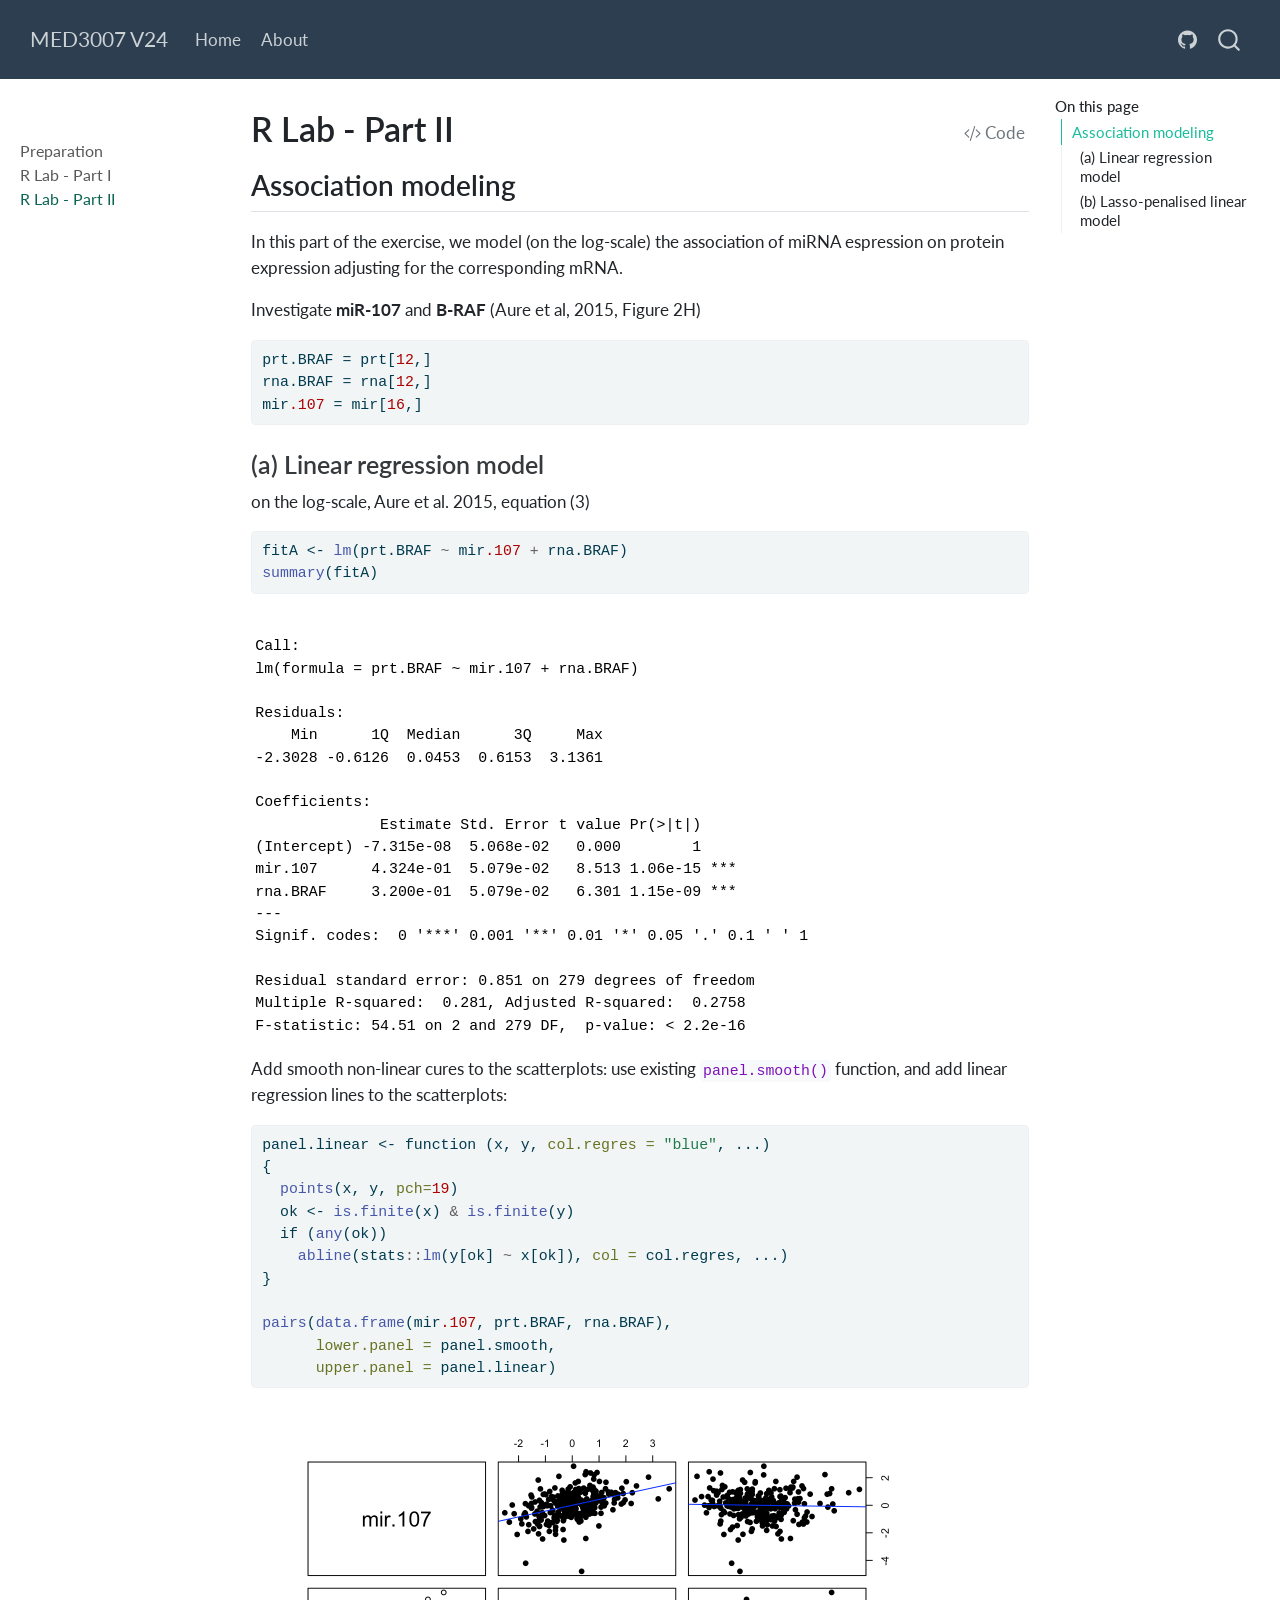
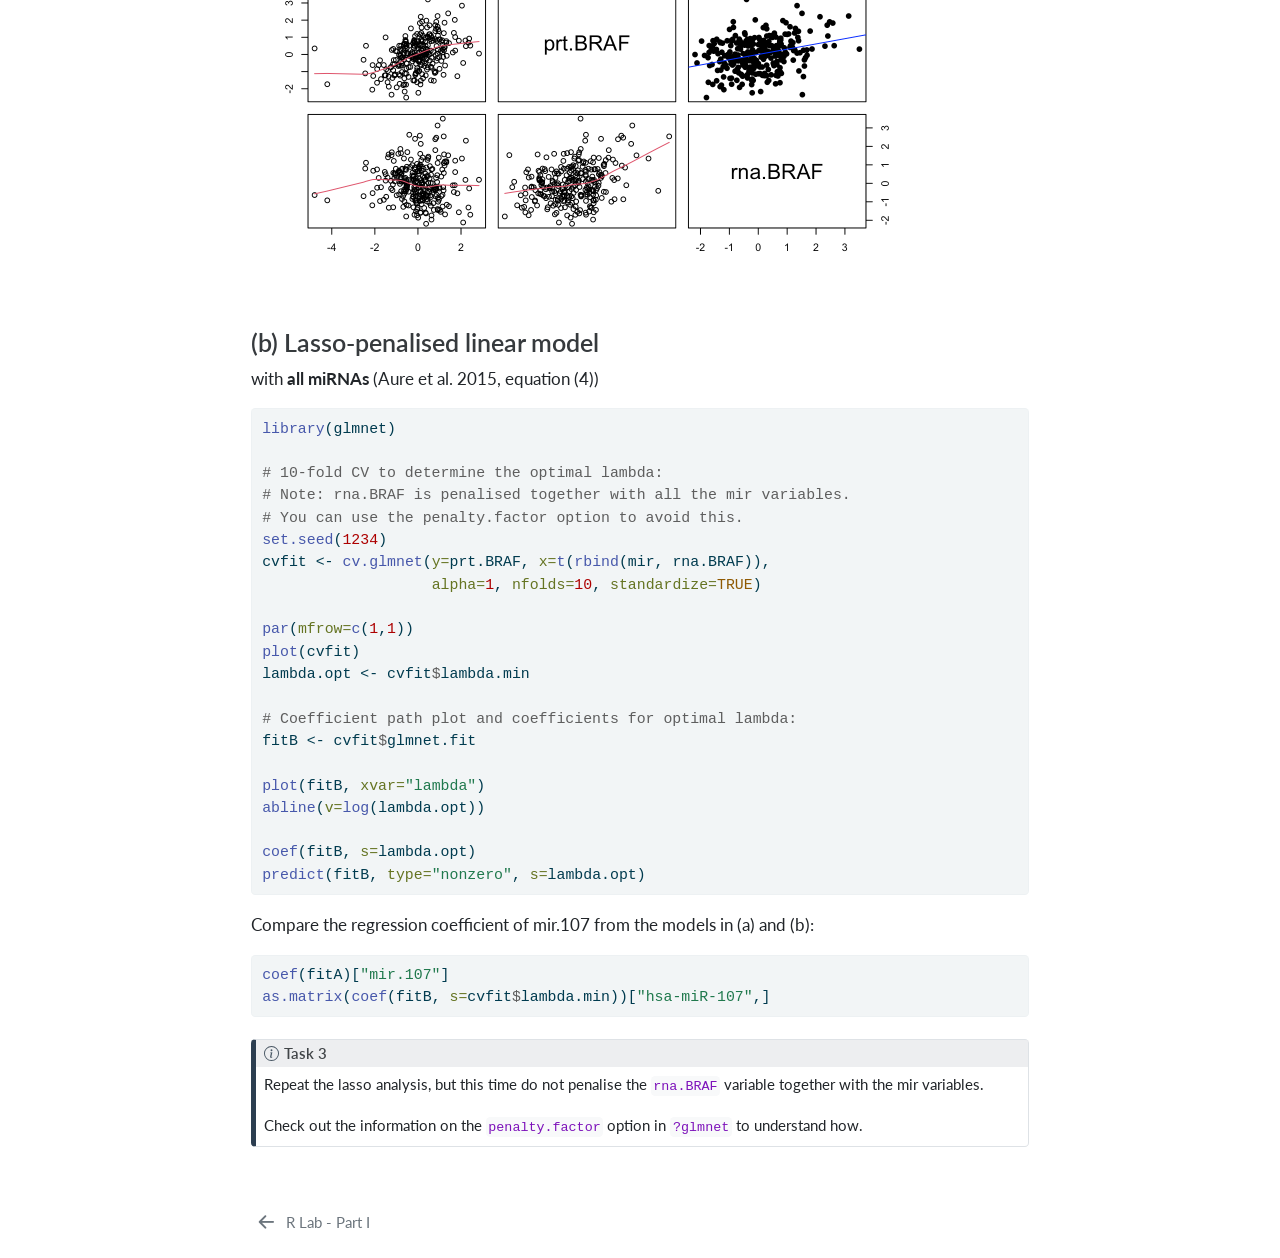
<file: docs/part2_model.html>
<!DOCTYPE html>
<html xmlns="http://www.w3.org/1999/xhtml" lang="en" xml:lang="en"><head>

<meta charset="utf-8">
<meta name="generator" content="quarto-1.3.450">

<meta name="viewport" content="width=device-width, initial-scale=1.0, user-scalable=yes">


<title>MED3007 V24 - R Lab - Part II</title>
<style>
code{white-space: pre-wrap;}
span.smallcaps{font-variant: small-caps;}
div.columns{display: flex; gap: min(4vw, 1.5em);}
div.column{flex: auto; overflow-x: auto;}
div.hanging-indent{margin-left: 1.5em; text-indent: -1.5em;}
ul.task-list{list-style: none;}
ul.task-list li input[type="checkbox"] {
  width: 0.8em;
  margin: 0 0.8em 0.2em -1em; /* quarto-specific, see https://github.com/quarto-dev/quarto-cli/issues/4556 */ 
  vertical-align: middle;
}
/* CSS for syntax highlighting */
pre > code.sourceCode { white-space: pre; position: relative; }
pre > code.sourceCode > span { display: inline-block; line-height: 1.25; }
pre > code.sourceCode > span:empty { height: 1.2em; }
.sourceCode { overflow: visible; }
code.sourceCode > span { color: inherit; text-decoration: inherit; }
div.sourceCode { margin: 1em 0; }
pre.sourceCode { margin: 0; }
@media screen {
div.sourceCode { overflow: auto; }
}
@media print {
pre > code.sourceCode { white-space: pre-wrap; }
pre > code.sourceCode > span { text-indent: -5em; padding-left: 5em; }
}
pre.numberSource code
  { counter-reset: source-line 0; }
pre.numberSource code > span
  { position: relative; left: -4em; counter-increment: source-line; }
pre.numberSource code > span > a:first-child::before
  { content: counter(source-line);
    position: relative; left: -1em; text-align: right; vertical-align: baseline;
    border: none; display: inline-block;
    -webkit-touch-callout: none; -webkit-user-select: none;
    -khtml-user-select: none; -moz-user-select: none;
    -ms-user-select: none; user-select: none;
    padding: 0 4px; width: 4em;
  }
pre.numberSource { margin-left: 3em;  padding-left: 4px; }
div.sourceCode
  {   }
@media screen {
pre > code.sourceCode > span > a:first-child::before { text-decoration: underline; }
}
</style>


<script src="site_libs/quarto-nav/quarto-nav.js"></script>
<script src="site_libs/quarto-nav/headroom.min.js"></script>
<script src="site_libs/clipboard/clipboard.min.js"></script>
<script src="site_libs/quarto-search/autocomplete.umd.js"></script>
<script src="site_libs/quarto-search/fuse.min.js"></script>
<script src="site_libs/quarto-search/quarto-search.js"></script>
<meta name="quarto:offset" content="./">
<link href="./part1_eda.html" rel="prev">
<script src="site_libs/quarto-html/quarto.js"></script>
<script src="site_libs/quarto-html/popper.min.js"></script>
<script src="site_libs/quarto-html/tippy.umd.min.js"></script>
<script src="site_libs/quarto-html/anchor.min.js"></script>
<link href="site_libs/quarto-html/tippy.css" rel="stylesheet">
<link href="site_libs/quarto-html/quarto-syntax-highlighting.css" rel="stylesheet" id="quarto-text-highlighting-styles">
<script src="site_libs/bootstrap/bootstrap.min.js"></script>
<link href="site_libs/bootstrap/bootstrap-icons.css" rel="stylesheet">
<link href="site_libs/bootstrap/bootstrap.min.css" rel="stylesheet" id="quarto-bootstrap" data-mode="light">
<script id="quarto-search-options" type="application/json">{
  "location": "navbar",
  "copy-button": false,
  "collapse-after": 3,
  "panel-placement": "end",
  "type": "overlay",
  "limit": 20,
  "language": {
    "search-no-results-text": "No results",
    "search-matching-documents-text": "matching documents",
    "search-copy-link-title": "Copy link to search",
    "search-hide-matches-text": "Hide additional matches",
    "search-more-match-text": "more match in this document",
    "search-more-matches-text": "more matches in this document",
    "search-clear-button-title": "Clear",
    "search-detached-cancel-button-title": "Cancel",
    "search-submit-button-title": "Submit",
    "search-label": "Search"
  }
}</script>


</head>

<body class="nav-sidebar docked nav-fixed">

<div id="quarto-search-results"></div>
  <header id="quarto-header" class="headroom fixed-top">
    <nav class="navbar navbar-expand-lg navbar-dark ">
      <div class="navbar-container container-fluid">
      <div class="navbar-brand-container">
    <a class="navbar-brand" href="./index.html">
    <span class="navbar-title">MED3007 V24</span>
    </a>
  </div>
            <div id="quarto-search" class="" title="Search"></div>
          <button class="navbar-toggler" type="button" data-bs-toggle="collapse" data-bs-target="#navbarCollapse" aria-controls="navbarCollapse" aria-expanded="false" aria-label="Toggle navigation" onclick="if (window.quartoToggleHeadroom) { window.quartoToggleHeadroom(); }">
  <span class="navbar-toggler-icon"></span>
</button>
          <div class="collapse navbar-collapse" id="navbarCollapse">
            <ul class="navbar-nav navbar-nav-scroll me-auto">
  <li class="nav-item">
    <a class="nav-link" href="./index.html" rel="" target="">
 <span class="menu-text">Home</span></a>
  </li>  
  <li class="nav-item">
    <a class="nav-link" href="./about.html" rel="" target="">
 <span class="menu-text">About</span></a>
  </li>  
</ul>
            <ul class="navbar-nav navbar-nav-scroll ms-auto">
  <li class="nav-item compact">
    <a class="nav-link" href="https://github.com/ocbe-uio/course_med3007" rel="" target=""><i class="bi bi-github" role="img">
</i> 
 <span class="menu-text"></span></a>
  </li>  
</ul>
            <div class="quarto-navbar-tools">
</div>
          </div> <!-- /navcollapse -->
      </div> <!-- /container-fluid -->
    </nav>
  <nav class="quarto-secondary-nav">
    <div class="container-fluid d-flex">
      <button type="button" class="quarto-btn-toggle btn" data-bs-toggle="collapse" data-bs-target="#quarto-sidebar,#quarto-sidebar-glass" aria-controls="quarto-sidebar" aria-expanded="false" aria-label="Toggle sidebar navigation" onclick="if (window.quartoToggleHeadroom) { window.quartoToggleHeadroom(); }">
        <i class="bi bi-layout-text-sidebar-reverse"></i>
      </button>
      <nav class="quarto-page-breadcrumbs" aria-label="breadcrumb"><ol class="breadcrumb"><li class="breadcrumb-item"><a href="./part2_model.html">R Lab - Part II</a></li></ol></nav>
      <a class="flex-grow-1" role="button" data-bs-toggle="collapse" data-bs-target="#quarto-sidebar,#quarto-sidebar-glass" aria-controls="quarto-sidebar" aria-expanded="false" aria-label="Toggle sidebar navigation" onclick="if (window.quartoToggleHeadroom) { window.quartoToggleHeadroom(); }">      
      </a>
      <button type="button" class="btn quarto-search-button" aria-label="" onclick="window.quartoOpenSearch();">
        <i class="bi bi-search"></i>
      </button>
    </div>
  </nav>
</header>
<!-- content -->
<div id="quarto-content" class="quarto-container page-columns page-rows-contents page-layout-article page-navbar">
<!-- sidebar -->
  <nav id="quarto-sidebar" class="sidebar collapse collapse-horizontal sidebar-navigation docked overflow-auto">
        <div class="mt-2 flex-shrink-0 align-items-center">
        <div class="sidebar-search">
        <div id="quarto-search" class="" title="Search"></div>
        </div>
        </div>
    <div class="sidebar-menu-container"> 
    <ul class="list-unstyled mt-1">
        <li class="sidebar-item">
  <div class="sidebar-item-container"> 
  <a href="./part0_prep.html" class="sidebar-item-text sidebar-link">
 <span class="menu-text">Preparation</span></a>
  </div>
</li>
        <li class="sidebar-item">
  <div class="sidebar-item-container"> 
  <a href="./part1_eda.html" class="sidebar-item-text sidebar-link">
 <span class="menu-text">R Lab - Part I</span></a>
  </div>
</li>
        <li class="sidebar-item">
  <div class="sidebar-item-container"> 
  <a href="./part2_model.html" class="sidebar-item-text sidebar-link active">
 <span class="menu-text">R Lab - Part II</span></a>
  </div>
</li>
    </ul>
    </div>
</nav>
<div id="quarto-sidebar-glass" data-bs-toggle="collapse" data-bs-target="#quarto-sidebar,#quarto-sidebar-glass"></div>
<!-- margin-sidebar -->
    <div id="quarto-margin-sidebar" class="sidebar margin-sidebar">
        <nav id="TOC" role="doc-toc" class="toc-active">
    <h2 id="toc-title">On this page</h2>
   
  <ul>
  <li><a href="#association-modeling" id="toc-association-modeling" class="nav-link active" data-scroll-target="#association-modeling">Association modeling</a>
  <ul class="collapse">
  <li><a href="#a-linear-regression-model" id="toc-a-linear-regression-model" class="nav-link" data-scroll-target="#a-linear-regression-model">(a) Linear regression model</a></li>
  <li><a href="#b-lasso-penalised-linear-model" id="toc-b-lasso-penalised-linear-model" class="nav-link" data-scroll-target="#b-lasso-penalised-linear-model">(b) Lasso-penalised linear model</a></li>
  </ul></li>
  </ul>
</nav>
    </div>
<!-- main -->
<main class="content" id="quarto-document-content">

<header id="title-block-header" class="quarto-title-block default">
<div class="quarto-title">
<div class="quarto-title-block"><div><h1 class="title">R Lab - Part II</h1><button type="button" class="btn code-tools-button" id="quarto-code-tools-source"><i class="bi"></i> Code</button></div></div>
</div>



<div class="quarto-title-meta">

    
  
    
  </div>
  

</header>

<section id="association-modeling" class="level2">
<h2 class="anchored" data-anchor-id="association-modeling">Association modeling</h2>
<p>In this part of the exercise, we model (on the log-scale) the association of miRNA espression on protein expression adjusting for the corresponding mRNA.</p>
<p>Investigate <strong>miR-107</strong> and <strong>B-RAF</strong> (Aure et al, 2015, Figure 2H)</p>
<div class="cell">
<div class="sourceCode cell-code" id="cb1"><pre class="sourceCode r code-with-copy"><code class="sourceCode r"><span id="cb1-1"><a href="#cb1-1" aria-hidden="true" tabindex="-1"></a>prt.BRAF <span class="ot">=</span> prt[<span class="dv">12</span>,]</span>
<span id="cb1-2"><a href="#cb1-2" aria-hidden="true" tabindex="-1"></a>rna.BRAF <span class="ot">=</span> rna[<span class="dv">12</span>,]</span>
<span id="cb1-3"><a href="#cb1-3" aria-hidden="true" tabindex="-1"></a>mir<span class="fl">.107</span> <span class="ot">=</span> mir[<span class="dv">16</span>,] </span></code><button title="Copy to Clipboard" class="code-copy-button"><i class="bi"></i></button></pre></div>
</div>
<section id="a-linear-regression-model" class="level3">
<h3 class="anchored" data-anchor-id="a-linear-regression-model">(a) Linear regression model</h3>
<p>on the log-scale, Aure et al.&nbsp;2015, equation (3)</p>
<div class="cell">
<div class="sourceCode cell-code" id="cb2"><pre class="sourceCode r code-with-copy"><code class="sourceCode r"><span id="cb2-1"><a href="#cb2-1" aria-hidden="true" tabindex="-1"></a>fitA <span class="ot">&lt;-</span> <span class="fu">lm</span>(prt.BRAF <span class="sc">~</span> mir<span class="fl">.107</span> <span class="sc">+</span> rna.BRAF)</span>
<span id="cb2-2"><a href="#cb2-2" aria-hidden="true" tabindex="-1"></a><span class="fu">summary</span>(fitA)</span></code><button title="Copy to Clipboard" class="code-copy-button"><i class="bi"></i></button></pre></div>
<div class="cell-output cell-output-stdout">
<pre><code>
Call:
lm(formula = prt.BRAF ~ mir.107 + rna.BRAF)

Residuals:
    Min      1Q  Median      3Q     Max 
-2.3028 -0.6126  0.0453  0.6153  3.1361 

Coefficients:
              Estimate Std. Error t value Pr(&gt;|t|)    
(Intercept) -7.315e-08  5.068e-02   0.000        1    
mir.107      4.324e-01  5.079e-02   8.513 1.06e-15 ***
rna.BRAF     3.200e-01  5.079e-02   6.301 1.15e-09 ***
---
Signif. codes:  0 '***' 0.001 '**' 0.01 '*' 0.05 '.' 0.1 ' ' 1

Residual standard error: 0.851 on 279 degrees of freedom
Multiple R-squared:  0.281, Adjusted R-squared:  0.2758 
F-statistic: 54.51 on 2 and 279 DF,  p-value: &lt; 2.2e-16</code></pre>
</div>
</div>
<p>Add smooth non-linear cures to the scatterplots: use existing <code>panel.smooth()</code> function, and add linear regression lines to the scatterplots:</p>
<div class="cell">
<div class="sourceCode cell-code" id="cb4"><pre class="sourceCode r code-with-copy"><code class="sourceCode r"><span id="cb4-1"><a href="#cb4-1" aria-hidden="true" tabindex="-1"></a>panel.linear <span class="ot">&lt;-</span> <span class="cf">function</span> (x, y, <span class="at">col.regres =</span> <span class="st">"blue"</span>, ...) </span>
<span id="cb4-2"><a href="#cb4-2" aria-hidden="true" tabindex="-1"></a>{ </span>
<span id="cb4-3"><a href="#cb4-3" aria-hidden="true" tabindex="-1"></a>  <span class="fu">points</span>(x, y, <span class="at">pch=</span><span class="dv">19</span>) </span>
<span id="cb4-4"><a href="#cb4-4" aria-hidden="true" tabindex="-1"></a>  ok <span class="ot">&lt;-</span> <span class="fu">is.finite</span>(x) <span class="sc">&amp;</span> <span class="fu">is.finite</span>(y) </span>
<span id="cb4-5"><a href="#cb4-5" aria-hidden="true" tabindex="-1"></a>  <span class="cf">if</span> (<span class="fu">any</span>(ok)) </span>
<span id="cb4-6"><a href="#cb4-6" aria-hidden="true" tabindex="-1"></a>    <span class="fu">abline</span>(stats<span class="sc">::</span><span class="fu">lm</span>(y[ok] <span class="sc">~</span> x[ok]), <span class="at">col =</span> col.regres, ...) </span>
<span id="cb4-7"><a href="#cb4-7" aria-hidden="true" tabindex="-1"></a>} </span>
<span id="cb4-8"><a href="#cb4-8" aria-hidden="true" tabindex="-1"></a></span>
<span id="cb4-9"><a href="#cb4-9" aria-hidden="true" tabindex="-1"></a><span class="fu">pairs</span>(<span class="fu">data.frame</span>(mir<span class="fl">.107</span>, prt.BRAF, rna.BRAF), </span>
<span id="cb4-10"><a href="#cb4-10" aria-hidden="true" tabindex="-1"></a>      <span class="at">lower.panel =</span> panel.smooth,</span>
<span id="cb4-11"><a href="#cb4-11" aria-hidden="true" tabindex="-1"></a>      <span class="at">upper.panel =</span> panel.linear)</span></code><button title="Copy to Clipboard" class="code-copy-button"><i class="bi"></i></button></pre></div>
<div class="cell-output-display">
<p><img src="part2_model_files/figure-html/unnamed-chunk-4-1.png" class="img-fluid" width="672"></p>
</div>
</div>
</section>
<section id="b-lasso-penalised-linear-model" class="level3">
<h3 class="anchored" data-anchor-id="b-lasso-penalised-linear-model">(b) Lasso-penalised linear model</h3>
<p>with <strong>all miRNAs</strong> (Aure et al.&nbsp;2015, equation (4))</p>
<div class="cell">
<div class="sourceCode cell-code" id="cb5"><pre class="sourceCode r code-with-copy"><code class="sourceCode r"><span id="cb5-1"><a href="#cb5-1" aria-hidden="true" tabindex="-1"></a><span class="fu">library</span>(glmnet)</span>
<span id="cb5-2"><a href="#cb5-2" aria-hidden="true" tabindex="-1"></a></span>
<span id="cb5-3"><a href="#cb5-3" aria-hidden="true" tabindex="-1"></a><span class="co"># 10-fold CV to determine the optimal lambda:</span></span>
<span id="cb5-4"><a href="#cb5-4" aria-hidden="true" tabindex="-1"></a><span class="co"># Note: rna.BRAF is penalised together with all the mir variables. </span></span>
<span id="cb5-5"><a href="#cb5-5" aria-hidden="true" tabindex="-1"></a><span class="co"># You can use the penalty.factor option to avoid this.</span></span>
<span id="cb5-6"><a href="#cb5-6" aria-hidden="true" tabindex="-1"></a><span class="fu">set.seed</span>(<span class="dv">1234</span>)</span>
<span id="cb5-7"><a href="#cb5-7" aria-hidden="true" tabindex="-1"></a>cvfit <span class="ot">&lt;-</span> <span class="fu">cv.glmnet</span>(<span class="at">y=</span>prt.BRAF, <span class="at">x=</span><span class="fu">t</span>(<span class="fu">rbind</span>(mir, rna.BRAF)),</span>
<span id="cb5-8"><a href="#cb5-8" aria-hidden="true" tabindex="-1"></a>                   <span class="at">alpha=</span><span class="dv">1</span>, <span class="at">nfolds=</span><span class="dv">10</span>, <span class="at">standardize=</span><span class="cn">TRUE</span>)</span>
<span id="cb5-9"><a href="#cb5-9" aria-hidden="true" tabindex="-1"></a></span>
<span id="cb5-10"><a href="#cb5-10" aria-hidden="true" tabindex="-1"></a><span class="fu">par</span>(<span class="at">mfrow=</span><span class="fu">c</span>(<span class="dv">1</span>,<span class="dv">1</span>))</span>
<span id="cb5-11"><a href="#cb5-11" aria-hidden="true" tabindex="-1"></a><span class="fu">plot</span>(cvfit)</span>
<span id="cb5-12"><a href="#cb5-12" aria-hidden="true" tabindex="-1"></a>lambda.opt <span class="ot">&lt;-</span> cvfit<span class="sc">$</span>lambda.min</span>
<span id="cb5-13"><a href="#cb5-13" aria-hidden="true" tabindex="-1"></a></span>
<span id="cb5-14"><a href="#cb5-14" aria-hidden="true" tabindex="-1"></a><span class="co"># Coefficient path plot and coefficients for optimal lambda:</span></span>
<span id="cb5-15"><a href="#cb5-15" aria-hidden="true" tabindex="-1"></a>fitB <span class="ot">&lt;-</span> cvfit<span class="sc">$</span>glmnet.fit</span>
<span id="cb5-16"><a href="#cb5-16" aria-hidden="true" tabindex="-1"></a></span>
<span id="cb5-17"><a href="#cb5-17" aria-hidden="true" tabindex="-1"></a><span class="fu">plot</span>(fitB, <span class="at">xvar=</span><span class="st">"lambda"</span>)</span>
<span id="cb5-18"><a href="#cb5-18" aria-hidden="true" tabindex="-1"></a><span class="fu">abline</span>(<span class="at">v=</span><span class="fu">log</span>(lambda.opt))</span>
<span id="cb5-19"><a href="#cb5-19" aria-hidden="true" tabindex="-1"></a></span>
<span id="cb5-20"><a href="#cb5-20" aria-hidden="true" tabindex="-1"></a><span class="fu">coef</span>(fitB, <span class="at">s=</span>lambda.opt)</span>
<span id="cb5-21"><a href="#cb5-21" aria-hidden="true" tabindex="-1"></a><span class="fu">predict</span>(fitB, <span class="at">type=</span><span class="st">"nonzero"</span>, <span class="at">s=</span>lambda.opt)</span></code><button title="Copy to Clipboard" class="code-copy-button"><i class="bi"></i></button></pre></div>
</div>
<p>Compare the regression coefficient of mir.107 from the models in (a) and (b):</p>
<div class="cell">
<div class="sourceCode cell-code" id="cb6"><pre class="sourceCode r code-with-copy"><code class="sourceCode r"><span id="cb6-1"><a href="#cb6-1" aria-hidden="true" tabindex="-1"></a><span class="fu">coef</span>(fitA)[<span class="st">"mir.107"</span>]</span>
<span id="cb6-2"><a href="#cb6-2" aria-hidden="true" tabindex="-1"></a><span class="fu">as.matrix</span>(<span class="fu">coef</span>(fitB, <span class="at">s=</span>cvfit<span class="sc">$</span>lambda.min))[<span class="st">"hsa-miR-107"</span>,]</span></code><button title="Copy to Clipboard" class="code-copy-button"><i class="bi"></i></button></pre></div>
</div>
<div class="callout callout-style-default callout-note callout-titled">
<div class="callout-header d-flex align-content-center">
<div class="callout-icon-container">
<i class="callout-icon"></i>
</div>
<div class="callout-title-container flex-fill">
Task 3
</div>
</div>
<div class="callout-body-container callout-body">
<p>Repeat the lasso analysis, but this time do not penalise the <code>rna.BRAF</code> variable together with the mir variables.</p>
<p>Check out the information on the <code>penalty.factor</code> option in <code>?glmnet</code> to understand how.</p>
</div>
</div>


<!-- -->

</section>
</section>

</main> <!-- /main -->
<script id="quarto-html-after-body" type="application/javascript">
window.document.addEventListener("DOMContentLoaded", function (event) {
  const toggleBodyColorMode = (bsSheetEl) => {
    const mode = bsSheetEl.getAttribute("data-mode");
    const bodyEl = window.document.querySelector("body");
    if (mode === "dark") {
      bodyEl.classList.add("quarto-dark");
      bodyEl.classList.remove("quarto-light");
    } else {
      bodyEl.classList.add("quarto-light");
      bodyEl.classList.remove("quarto-dark");
    }
  }
  const toggleBodyColorPrimary = () => {
    const bsSheetEl = window.document.querySelector("link#quarto-bootstrap");
    if (bsSheetEl) {
      toggleBodyColorMode(bsSheetEl);
    }
  }
  toggleBodyColorPrimary();  
  const icon = "";
  const anchorJS = new window.AnchorJS();
  anchorJS.options = {
    placement: 'right',
    icon: icon
  };
  anchorJS.add('.anchored');
  const isCodeAnnotation = (el) => {
    for (const clz of el.classList) {
      if (clz.startsWith('code-annotation-')) {                     
        return true;
      }
    }
    return false;
  }
  const clipboard = new window.ClipboardJS('.code-copy-button', {
    text: function(trigger) {
      const codeEl = trigger.previousElementSibling.cloneNode(true);
      for (const childEl of codeEl.children) {
        if (isCodeAnnotation(childEl)) {
          childEl.remove();
        }
      }
      return codeEl.innerText;
    }
  });
  clipboard.on('success', function(e) {
    // button target
    const button = e.trigger;
    // don't keep focus
    button.blur();
    // flash "checked"
    button.classList.add('code-copy-button-checked');
    var currentTitle = button.getAttribute("title");
    button.setAttribute("title", "Copied!");
    let tooltip;
    if (window.bootstrap) {
      button.setAttribute("data-bs-toggle", "tooltip");
      button.setAttribute("data-bs-placement", "left");
      button.setAttribute("data-bs-title", "Copied!");
      tooltip = new bootstrap.Tooltip(button, 
        { trigger: "manual", 
          customClass: "code-copy-button-tooltip",
          offset: [0, -8]});
      tooltip.show();    
    }
    setTimeout(function() {
      if (tooltip) {
        tooltip.hide();
        button.removeAttribute("data-bs-title");
        button.removeAttribute("data-bs-toggle");
        button.removeAttribute("data-bs-placement");
      }
      button.setAttribute("title", currentTitle);
      button.classList.remove('code-copy-button-checked');
    }, 1000);
    // clear code selection
    e.clearSelection();
  });
  const viewSource = window.document.getElementById('quarto-view-source') ||
                     window.document.getElementById('quarto-code-tools-source');
  if (viewSource) {
    const sourceUrl = viewSource.getAttribute("data-quarto-source-url");
    viewSource.addEventListener("click", function(e) {
      if (sourceUrl) {
        // rstudio viewer pane
        if (/\bcapabilities=\b/.test(window.location)) {
          window.open(sourceUrl);
        } else {
          window.location.href = sourceUrl;
        }
      } else {
        const modal = new bootstrap.Modal(document.getElementById('quarto-embedded-source-code-modal'));
        modal.show();
      }
      return false;
    });
  }
  function toggleCodeHandler(show) {
    return function(e) {
      const detailsSrc = window.document.querySelectorAll(".cell > details > .sourceCode");
      for (let i=0; i<detailsSrc.length; i++) {
        const details = detailsSrc[i].parentElement;
        if (show) {
          details.open = true;
        } else {
          details.removeAttribute("open");
        }
      }
      const cellCodeDivs = window.document.querySelectorAll(".cell > .sourceCode");
      const fromCls = show ? "hidden" : "unhidden";
      const toCls = show ? "unhidden" : "hidden";
      for (let i=0; i<cellCodeDivs.length; i++) {
        const codeDiv = cellCodeDivs[i];
        if (codeDiv.classList.contains(fromCls)) {
          codeDiv.classList.remove(fromCls);
          codeDiv.classList.add(toCls);
        } 
      }
      return false;
    }
  }
  const hideAllCode = window.document.getElementById("quarto-hide-all-code");
  if (hideAllCode) {
    hideAllCode.addEventListener("click", toggleCodeHandler(false));
  }
  const showAllCode = window.document.getElementById("quarto-show-all-code");
  if (showAllCode) {
    showAllCode.addEventListener("click", toggleCodeHandler(true));
  }
  function tippyHover(el, contentFn) {
    const config = {
      allowHTML: true,
      content: contentFn,
      maxWidth: 500,
      delay: 100,
      arrow: false,
      appendTo: function(el) {
          return el.parentElement;
      },
      interactive: true,
      interactiveBorder: 10,
      theme: 'quarto',
      placement: 'bottom-start'
    };
    window.tippy(el, config); 
  }
  const noterefs = window.document.querySelectorAll('a[role="doc-noteref"]');
  for (var i=0; i<noterefs.length; i++) {
    const ref = noterefs[i];
    tippyHover(ref, function() {
      // use id or data attribute instead here
      let href = ref.getAttribute('data-footnote-href') || ref.getAttribute('href');
      try { href = new URL(href).hash; } catch {}
      const id = href.replace(/^#\/?/, "");
      const note = window.document.getElementById(id);
      return note.innerHTML;
    });
  }
      let selectedAnnoteEl;
      const selectorForAnnotation = ( cell, annotation) => {
        let cellAttr = 'data-code-cell="' + cell + '"';
        let lineAttr = 'data-code-annotation="' +  annotation + '"';
        const selector = 'span[' + cellAttr + '][' + lineAttr + ']';
        return selector;
      }
      const selectCodeLines = (annoteEl) => {
        const doc = window.document;
        const targetCell = annoteEl.getAttribute("data-target-cell");
        const targetAnnotation = annoteEl.getAttribute("data-target-annotation");
        const annoteSpan = window.document.querySelector(selectorForAnnotation(targetCell, targetAnnotation));
        const lines = annoteSpan.getAttribute("data-code-lines").split(",");
        const lineIds = lines.map((line) => {
          return targetCell + "-" + line;
        })
        let top = null;
        let height = null;
        let parent = null;
        if (lineIds.length > 0) {
            //compute the position of the single el (top and bottom and make a div)
            const el = window.document.getElementById(lineIds[0]);
            top = el.offsetTop;
            height = el.offsetHeight;
            parent = el.parentElement.parentElement;
          if (lineIds.length > 1) {
            const lastEl = window.document.getElementById(lineIds[lineIds.length - 1]);
            const bottom = lastEl.offsetTop + lastEl.offsetHeight;
            height = bottom - top;
          }
          if (top !== null && height !== null && parent !== null) {
            // cook up a div (if necessary) and position it 
            let div = window.document.getElementById("code-annotation-line-highlight");
            if (div === null) {
              div = window.document.createElement("div");
              div.setAttribute("id", "code-annotation-line-highlight");
              div.style.position = 'absolute';
              parent.appendChild(div);
            }
            div.style.top = top - 2 + "px";
            div.style.height = height + 4 + "px";
            let gutterDiv = window.document.getElementById("code-annotation-line-highlight-gutter");
            if (gutterDiv === null) {
              gutterDiv = window.document.createElement("div");
              gutterDiv.setAttribute("id", "code-annotation-line-highlight-gutter");
              gutterDiv.style.position = 'absolute';
              const codeCell = window.document.getElementById(targetCell);
              const gutter = codeCell.querySelector('.code-annotation-gutter');
              gutter.appendChild(gutterDiv);
            }
            gutterDiv.style.top = top - 2 + "px";
            gutterDiv.style.height = height + 4 + "px";
          }
          selectedAnnoteEl = annoteEl;
        }
      };
      const unselectCodeLines = () => {
        const elementsIds = ["code-annotation-line-highlight", "code-annotation-line-highlight-gutter"];
        elementsIds.forEach((elId) => {
          const div = window.document.getElementById(elId);
          if (div) {
            div.remove();
          }
        });
        selectedAnnoteEl = undefined;
      };
      // Attach click handler to the DT
      const annoteDls = window.document.querySelectorAll('dt[data-target-cell]');
      for (const annoteDlNode of annoteDls) {
        annoteDlNode.addEventListener('click', (event) => {
          const clickedEl = event.target;
          if (clickedEl !== selectedAnnoteEl) {
            unselectCodeLines();
            const activeEl = window.document.querySelector('dt[data-target-cell].code-annotation-active');
            if (activeEl) {
              activeEl.classList.remove('code-annotation-active');
            }
            selectCodeLines(clickedEl);
            clickedEl.classList.add('code-annotation-active');
          } else {
            // Unselect the line
            unselectCodeLines();
            clickedEl.classList.remove('code-annotation-active');
          }
        });
      }
  const findCites = (el) => {
    const parentEl = el.parentElement;
    if (parentEl) {
      const cites = parentEl.dataset.cites;
      if (cites) {
        return {
          el,
          cites: cites.split(' ')
        };
      } else {
        return findCites(el.parentElement)
      }
    } else {
      return undefined;
    }
  };
  var bibliorefs = window.document.querySelectorAll('a[role="doc-biblioref"]');
  for (var i=0; i<bibliorefs.length; i++) {
    const ref = bibliorefs[i];
    const citeInfo = findCites(ref);
    if (citeInfo) {
      tippyHover(citeInfo.el, function() {
        var popup = window.document.createElement('div');
        citeInfo.cites.forEach(function(cite) {
          var citeDiv = window.document.createElement('div');
          citeDiv.classList.add('hanging-indent');
          citeDiv.classList.add('csl-entry');
          var biblioDiv = window.document.getElementById('ref-' + cite);
          if (biblioDiv) {
            citeDiv.innerHTML = biblioDiv.innerHTML;
          }
          popup.appendChild(citeDiv);
        });
        return popup.innerHTML;
      });
    }
  }
});
</script>
<nav class="page-navigation">
  <div class="nav-page nav-page-previous">
      <a href="./part1_eda.html" class="pagination-link">
        <i class="bi bi-arrow-left-short"></i> <span class="nav-page-text">R Lab - Part I</span>
      </a>          
  </div>
  <div class="nav-page nav-page-next">
  </div>
</nav><div class="modal fade" id="quarto-embedded-source-code-modal" tabindex="-1" aria-labelledby="quarto-embedded-source-code-modal-label" aria-hidden="true"><div class="modal-dialog modal-dialog-scrollable"><div class="modal-content"><div class="modal-header"><h5 class="modal-title" id="quarto-embedded-source-code-modal-label">Source Code</h5><button class="btn-close" data-bs-dismiss="modal"></button></div><div class="modal-body"><div class="">
<div class="sourceCode" id="cb7" data-shortcodes="false"><pre class="sourceCode markdown code-with-copy"><code class="sourceCode markdown"><span id="cb7-1"><a href="#cb7-1" aria-hidden="true" tabindex="-1"></a><span class="co">---</span></span>
<span id="cb7-2"><a href="#cb7-2" aria-hidden="true" tabindex="-1"></a><span class="an">title:</span><span class="co"> "R Lab - Part II"</span></span>
<span id="cb7-3"><a href="#cb7-3" aria-hidden="true" tabindex="-1"></a><span class="an">format:</span><span class="co"> </span></span>
<span id="cb7-4"><a href="#cb7-4" aria-hidden="true" tabindex="-1"></a><span class="co">  html:</span></span>
<span id="cb7-5"><a href="#cb7-5" aria-hidden="true" tabindex="-1"></a><span class="co">    code-fold: false</span></span>
<span id="cb7-6"><a href="#cb7-6" aria-hidden="true" tabindex="-1"></a><span class="co">    code-tools: true</span></span>
<span id="cb7-7"><a href="#cb7-7" aria-hidden="true" tabindex="-1"></a><span class="an">editor:</span><span class="co"> visual</span></span>
<span id="cb7-8"><a href="#cb7-8" aria-hidden="true" tabindex="-1"></a><span class="co">---</span></span>
<span id="cb7-9"><a href="#cb7-9" aria-hidden="true" tabindex="-1"></a></span>
<span id="cb7-10"><a href="#cb7-10" aria-hidden="true" tabindex="-1"></a><span class="fu">## Association modeling</span></span>
<span id="cb7-11"><a href="#cb7-11" aria-hidden="true" tabindex="-1"></a></span>
<span id="cb7-12"><a href="#cb7-12" aria-hidden="true" tabindex="-1"></a>In this part of the exercise, we model (on the log-scale) the association of miRNA espression on protein expression adjusting for the corresponding mRNA.</span>
<span id="cb7-13"><a href="#cb7-13" aria-hidden="true" tabindex="-1"></a></span>
<span id="cb7-14"><a href="#cb7-14" aria-hidden="true" tabindex="-1"></a>Investigate **miR-107** and **B-RAF** (Aure et al, 2015, Figure 2H)</span>
<span id="cb7-15"><a href="#cb7-15" aria-hidden="true" tabindex="-1"></a></span>
<span id="cb7-18"><a href="#cb7-18" aria-hidden="true" tabindex="-1"></a><span class="in">```{r}</span></span>
<span id="cb7-19"><a href="#cb7-19" aria-hidden="true" tabindex="-1"></a><span class="co">#| label: load-data-againn</span></span>
<span id="cb7-20"><a href="#cb7-20" aria-hidden="true" tabindex="-1"></a><span class="co">#| warning: false</span></span>
<span id="cb7-21"><a href="#cb7-21" aria-hidden="true" tabindex="-1"></a><span class="co">#| echo: false</span></span>
<span id="cb7-22"><a href="#cb7-22" aria-hidden="true" tabindex="-1"></a></span>
<span id="cb7-23"><a href="#cb7-23" aria-hidden="true" tabindex="-1"></a><span class="co"># need to load the data in this page again. DO NOT SHOW</span></span>
<span id="cb7-24"><a href="#cb7-24" aria-hidden="true" tabindex="-1"></a>mir <span class="ot">&lt;-</span> <span class="fu">read.table</span>(<span class="st">"lab/data/miRNA-421x282.txt"</span>, <span class="at">header=</span>T, <span class="at">sep=</span><span class="st">"</span><span class="sc">\t</span><span class="st">"</span>, <span class="at">dec=</span><span class="st">"."</span>)</span>
<span id="cb7-25"><a href="#cb7-25" aria-hidden="true" tabindex="-1"></a>rna <span class="ot">&lt;-</span> <span class="fu">read.table</span>(<span class="st">"lab/data/mRNA-100x282.txt"</span>, <span class="at">header=</span>T, <span class="at">sep=</span><span class="st">"</span><span class="sc">\t</span><span class="st">"</span>, <span class="at">dec=</span><span class="st">"."</span>)</span>
<span id="cb7-26"><a href="#cb7-26" aria-hidden="true" tabindex="-1"></a>prt <span class="ot">&lt;-</span> <span class="fu">read.table</span>(<span class="st">"lab/data/prot-100x282.txt"</span>, <span class="at">header=</span>T, <span class="at">sep=</span><span class="st">"</span><span class="sc">\t</span><span class="st">"</span>, <span class="at">dec=</span><span class="st">"."</span>)</span>
<span id="cb7-27"><a href="#cb7-27" aria-hidden="true" tabindex="-1"></a></span>
<span id="cb7-28"><a href="#cb7-28" aria-hidden="true" tabindex="-1"></a>mir <span class="ot">&lt;-</span> <span class="fu">as.matrix</span>(mir)</span>
<span id="cb7-29"><a href="#cb7-29" aria-hidden="true" tabindex="-1"></a>rna <span class="ot">&lt;-</span> <span class="fu">as.matrix</span>(rna)</span>
<span id="cb7-30"><a href="#cb7-30" aria-hidden="true" tabindex="-1"></a>prt <span class="ot">&lt;-</span> <span class="fu">as.matrix</span>(prt)</span>
<span id="cb7-31"><a href="#cb7-31" aria-hidden="true" tabindex="-1"></a><span class="in">```</span></span>
<span id="cb7-32"><a href="#cb7-32" aria-hidden="true" tabindex="-1"></a></span>
<span id="cb7-35"><a href="#cb7-35" aria-hidden="true" tabindex="-1"></a><span class="in">```{r}</span></span>
<span id="cb7-36"><a href="#cb7-36" aria-hidden="true" tabindex="-1"></a><span class="co">#| label: select-braf</span></span>
<span id="cb7-37"><a href="#cb7-37" aria-hidden="true" tabindex="-1"></a><span class="co">#| warning: false</span></span>
<span id="cb7-38"><a href="#cb7-38" aria-hidden="true" tabindex="-1"></a><span class="co">#| echo: true</span></span>
<span id="cb7-39"><a href="#cb7-39" aria-hidden="true" tabindex="-1"></a> </span>
<span id="cb7-40"><a href="#cb7-40" aria-hidden="true" tabindex="-1"></a>prt.BRAF <span class="ot">=</span> prt[<span class="dv">12</span>,]</span>
<span id="cb7-41"><a href="#cb7-41" aria-hidden="true" tabindex="-1"></a>rna.BRAF <span class="ot">=</span> rna[<span class="dv">12</span>,]</span>
<span id="cb7-42"><a href="#cb7-42" aria-hidden="true" tabindex="-1"></a>mir<span class="fl">.107</span> <span class="ot">=</span> mir[<span class="dv">16</span>,] </span>
<span id="cb7-43"><a href="#cb7-43" aria-hidden="true" tabindex="-1"></a><span class="in">```</span></span>
<span id="cb7-44"><a href="#cb7-44" aria-hidden="true" tabindex="-1"></a></span>
<span id="cb7-45"><a href="#cb7-45" aria-hidden="true" tabindex="-1"></a><span class="fu">### (a) Linear regression model</span></span>
<span id="cb7-46"><a href="#cb7-46" aria-hidden="true" tabindex="-1"></a></span>
<span id="cb7-47"><a href="#cb7-47" aria-hidden="true" tabindex="-1"></a>on the log-scale, Aure et al. 2015, equation (3)</span>
<span id="cb7-48"><a href="#cb7-48" aria-hidden="true" tabindex="-1"></a></span>
<span id="cb7-51"><a href="#cb7-51" aria-hidden="true" tabindex="-1"></a><span class="in">```{r}</span></span>
<span id="cb7-52"><a href="#cb7-52" aria-hidden="true" tabindex="-1"></a><span class="co">#| echo: true</span></span>
<span id="cb7-53"><a href="#cb7-53" aria-hidden="true" tabindex="-1"></a><span class="co">#| eval: true</span></span>
<span id="cb7-54"><a href="#cb7-54" aria-hidden="true" tabindex="-1"></a></span>
<span id="cb7-55"><a href="#cb7-55" aria-hidden="true" tabindex="-1"></a>fitA <span class="ot">&lt;-</span> <span class="fu">lm</span>(prt.BRAF <span class="sc">~</span> mir<span class="fl">.107</span> <span class="sc">+</span> rna.BRAF)</span>
<span id="cb7-56"><a href="#cb7-56" aria-hidden="true" tabindex="-1"></a><span class="fu">summary</span>(fitA)</span>
<span id="cb7-57"><a href="#cb7-57" aria-hidden="true" tabindex="-1"></a><span class="in">```</span></span>
<span id="cb7-58"><a href="#cb7-58" aria-hidden="true" tabindex="-1"></a></span>
<span id="cb7-59"><a href="#cb7-59" aria-hidden="true" tabindex="-1"></a>Add smooth non-linear cures to the scatterplots: use existing <span class="in">`panel.smooth()`</span> function, and add linear regression lines to the scatterplots:</span>
<span id="cb7-60"><a href="#cb7-60" aria-hidden="true" tabindex="-1"></a></span>
<span id="cb7-63"><a href="#cb7-63" aria-hidden="true" tabindex="-1"></a><span class="in">```{r}</span></span>
<span id="cb7-64"><a href="#cb7-64" aria-hidden="true" tabindex="-1"></a><span class="co">#| echo: true</span></span>
<span id="cb7-65"><a href="#cb7-65" aria-hidden="true" tabindex="-1"></a><span class="co">#| eval: true</span></span>
<span id="cb7-66"><a href="#cb7-66" aria-hidden="true" tabindex="-1"></a></span>
<span id="cb7-67"><a href="#cb7-67" aria-hidden="true" tabindex="-1"></a>panel.linear <span class="ot">&lt;-</span> <span class="cf">function</span> (x, y, <span class="at">col.regres =</span> <span class="st">"blue"</span>, ...) </span>
<span id="cb7-68"><a href="#cb7-68" aria-hidden="true" tabindex="-1"></a>{ </span>
<span id="cb7-69"><a href="#cb7-69" aria-hidden="true" tabindex="-1"></a>  <span class="fu">points</span>(x, y, <span class="at">pch=</span><span class="dv">19</span>) </span>
<span id="cb7-70"><a href="#cb7-70" aria-hidden="true" tabindex="-1"></a>  ok <span class="ot">&lt;-</span> <span class="fu">is.finite</span>(x) <span class="sc">&amp;</span> <span class="fu">is.finite</span>(y) </span>
<span id="cb7-71"><a href="#cb7-71" aria-hidden="true" tabindex="-1"></a>  <span class="cf">if</span> (<span class="fu">any</span>(ok)) </span>
<span id="cb7-72"><a href="#cb7-72" aria-hidden="true" tabindex="-1"></a>    <span class="fu">abline</span>(stats<span class="sc">::</span><span class="fu">lm</span>(y[ok] <span class="sc">~</span> x[ok]), <span class="at">col =</span> col.regres, ...) </span>
<span id="cb7-73"><a href="#cb7-73" aria-hidden="true" tabindex="-1"></a>} </span>
<span id="cb7-74"><a href="#cb7-74" aria-hidden="true" tabindex="-1"></a></span>
<span id="cb7-75"><a href="#cb7-75" aria-hidden="true" tabindex="-1"></a><span class="fu">pairs</span>(<span class="fu">data.frame</span>(mir<span class="fl">.107</span>, prt.BRAF, rna.BRAF), </span>
<span id="cb7-76"><a href="#cb7-76" aria-hidden="true" tabindex="-1"></a>      <span class="at">lower.panel =</span> panel.smooth,</span>
<span id="cb7-77"><a href="#cb7-77" aria-hidden="true" tabindex="-1"></a>      <span class="at">upper.panel =</span> panel.linear)</span>
<span id="cb7-78"><a href="#cb7-78" aria-hidden="true" tabindex="-1"></a></span>
<span id="cb7-79"><a href="#cb7-79" aria-hidden="true" tabindex="-1"></a><span class="in">```</span></span>
<span id="cb7-80"><a href="#cb7-80" aria-hidden="true" tabindex="-1"></a></span>
<span id="cb7-81"><a href="#cb7-81" aria-hidden="true" tabindex="-1"></a><span class="fu">### (b) Lasso-penalised linear model</span></span>
<span id="cb7-82"><a href="#cb7-82" aria-hidden="true" tabindex="-1"></a></span>
<span id="cb7-83"><a href="#cb7-83" aria-hidden="true" tabindex="-1"></a>with **all miRNAs** (Aure et al. 2015, equation (4))</span>
<span id="cb7-84"><a href="#cb7-84" aria-hidden="true" tabindex="-1"></a></span>
<span id="cb7-87"><a href="#cb7-87" aria-hidden="true" tabindex="-1"></a><span class="in">```{r}</span></span>
<span id="cb7-88"><a href="#cb7-88" aria-hidden="true" tabindex="-1"></a><span class="co">#| echo: true</span></span>
<span id="cb7-89"><a href="#cb7-89" aria-hidden="true" tabindex="-1"></a><span class="co">#| eval: false</span></span>
<span id="cb7-90"><a href="#cb7-90" aria-hidden="true" tabindex="-1"></a></span>
<span id="cb7-91"><a href="#cb7-91" aria-hidden="true" tabindex="-1"></a><span class="fu">library</span>(glmnet)</span>
<span id="cb7-92"><a href="#cb7-92" aria-hidden="true" tabindex="-1"></a></span>
<span id="cb7-93"><a href="#cb7-93" aria-hidden="true" tabindex="-1"></a><span class="co"># 10-fold CV to determine the optimal lambda:</span></span>
<span id="cb7-94"><a href="#cb7-94" aria-hidden="true" tabindex="-1"></a><span class="co"># Note: rna.BRAF is penalised together with all the mir variables. </span></span>
<span id="cb7-95"><a href="#cb7-95" aria-hidden="true" tabindex="-1"></a><span class="co"># You can use the penalty.factor option to avoid this.</span></span>
<span id="cb7-96"><a href="#cb7-96" aria-hidden="true" tabindex="-1"></a><span class="fu">set.seed</span>(<span class="dv">1234</span>)</span>
<span id="cb7-97"><a href="#cb7-97" aria-hidden="true" tabindex="-1"></a>cvfit <span class="ot">&lt;-</span> <span class="fu">cv.glmnet</span>(<span class="at">y=</span>prt.BRAF, <span class="at">x=</span><span class="fu">t</span>(<span class="fu">rbind</span>(mir, rna.BRAF)),</span>
<span id="cb7-98"><a href="#cb7-98" aria-hidden="true" tabindex="-1"></a>                   <span class="at">alpha=</span><span class="dv">1</span>, <span class="at">nfolds=</span><span class="dv">10</span>, <span class="at">standardize=</span><span class="cn">TRUE</span>)</span>
<span id="cb7-99"><a href="#cb7-99" aria-hidden="true" tabindex="-1"></a></span>
<span id="cb7-100"><a href="#cb7-100" aria-hidden="true" tabindex="-1"></a><span class="fu">par</span>(<span class="at">mfrow=</span><span class="fu">c</span>(<span class="dv">1</span>,<span class="dv">1</span>))</span>
<span id="cb7-101"><a href="#cb7-101" aria-hidden="true" tabindex="-1"></a><span class="fu">plot</span>(cvfit)</span>
<span id="cb7-102"><a href="#cb7-102" aria-hidden="true" tabindex="-1"></a>lambda.opt <span class="ot">&lt;-</span> cvfit<span class="sc">$</span>lambda.min</span>
<span id="cb7-103"><a href="#cb7-103" aria-hidden="true" tabindex="-1"></a></span>
<span id="cb7-104"><a href="#cb7-104" aria-hidden="true" tabindex="-1"></a><span class="co"># Coefficient path plot and coefficients for optimal lambda:</span></span>
<span id="cb7-105"><a href="#cb7-105" aria-hidden="true" tabindex="-1"></a>fitB <span class="ot">&lt;-</span> cvfit<span class="sc">$</span>glmnet.fit</span>
<span id="cb7-106"><a href="#cb7-106" aria-hidden="true" tabindex="-1"></a></span>
<span id="cb7-107"><a href="#cb7-107" aria-hidden="true" tabindex="-1"></a><span class="fu">plot</span>(fitB, <span class="at">xvar=</span><span class="st">"lambda"</span>)</span>
<span id="cb7-108"><a href="#cb7-108" aria-hidden="true" tabindex="-1"></a><span class="fu">abline</span>(<span class="at">v=</span><span class="fu">log</span>(lambda.opt))</span>
<span id="cb7-109"><a href="#cb7-109" aria-hidden="true" tabindex="-1"></a></span>
<span id="cb7-110"><a href="#cb7-110" aria-hidden="true" tabindex="-1"></a><span class="fu">coef</span>(fitB, <span class="at">s=</span>lambda.opt)</span>
<span id="cb7-111"><a href="#cb7-111" aria-hidden="true" tabindex="-1"></a><span class="fu">predict</span>(fitB, <span class="at">type=</span><span class="st">"nonzero"</span>, <span class="at">s=</span>lambda.opt)</span>
<span id="cb7-112"><a href="#cb7-112" aria-hidden="true" tabindex="-1"></a><span class="in">```</span></span>
<span id="cb7-113"><a href="#cb7-113" aria-hidden="true" tabindex="-1"></a></span>
<span id="cb7-114"><a href="#cb7-114" aria-hidden="true" tabindex="-1"></a>Compare the regression coefficient of mir.107 from the models in (a) and (b):</span>
<span id="cb7-115"><a href="#cb7-115" aria-hidden="true" tabindex="-1"></a></span>
<span id="cb7-118"><a href="#cb7-118" aria-hidden="true" tabindex="-1"></a><span class="in">```{r}</span></span>
<span id="cb7-119"><a href="#cb7-119" aria-hidden="true" tabindex="-1"></a><span class="co">#| echo: true</span></span>
<span id="cb7-120"><a href="#cb7-120" aria-hidden="true" tabindex="-1"></a><span class="co">#| eval: false</span></span>
<span id="cb7-121"><a href="#cb7-121" aria-hidden="true" tabindex="-1"></a></span>
<span id="cb7-122"><a href="#cb7-122" aria-hidden="true" tabindex="-1"></a><span class="fu">coef</span>(fitA)[<span class="st">"mir.107"</span>]</span>
<span id="cb7-123"><a href="#cb7-123" aria-hidden="true" tabindex="-1"></a><span class="fu">as.matrix</span>(<span class="fu">coef</span>(fitB, <span class="at">s=</span>cvfit<span class="sc">$</span>lambda.min))[<span class="st">"hsa-miR-107"</span>,]</span>
<span id="cb7-124"><a href="#cb7-124" aria-hidden="true" tabindex="-1"></a><span class="in">```</span></span>
<span id="cb7-125"><a href="#cb7-125" aria-hidden="true" tabindex="-1"></a></span>
<span id="cb7-126"><a href="#cb7-126" aria-hidden="true" tabindex="-1"></a>::: callout-note</span>
<span id="cb7-127"><a href="#cb7-127" aria-hidden="true" tabindex="-1"></a><span class="fu">## Task 3</span></span>
<span id="cb7-128"><a href="#cb7-128" aria-hidden="true" tabindex="-1"></a></span>
<span id="cb7-129"><a href="#cb7-129" aria-hidden="true" tabindex="-1"></a>Repeat the lasso analysis, but this time do not penalise the <span class="in">`rna.BRAF`</span> variable together with the mir variables.</span>
<span id="cb7-130"><a href="#cb7-130" aria-hidden="true" tabindex="-1"></a></span>
<span id="cb7-131"><a href="#cb7-131" aria-hidden="true" tabindex="-1"></a>Check out the information on the <span class="in">`penalty.factor`</span> option in <span class="in">`?glmnet`</span> to understand how.</span>
<span id="cb7-132"><a href="#cb7-132" aria-hidden="true" tabindex="-1"></a>:::</span>
</code><button title="Copy to Clipboard" class="code-copy-button"><i class="bi"></i></button></pre></div>
</div></div></div></div></div>
</div> <!-- /content -->



</body></html>
</file>
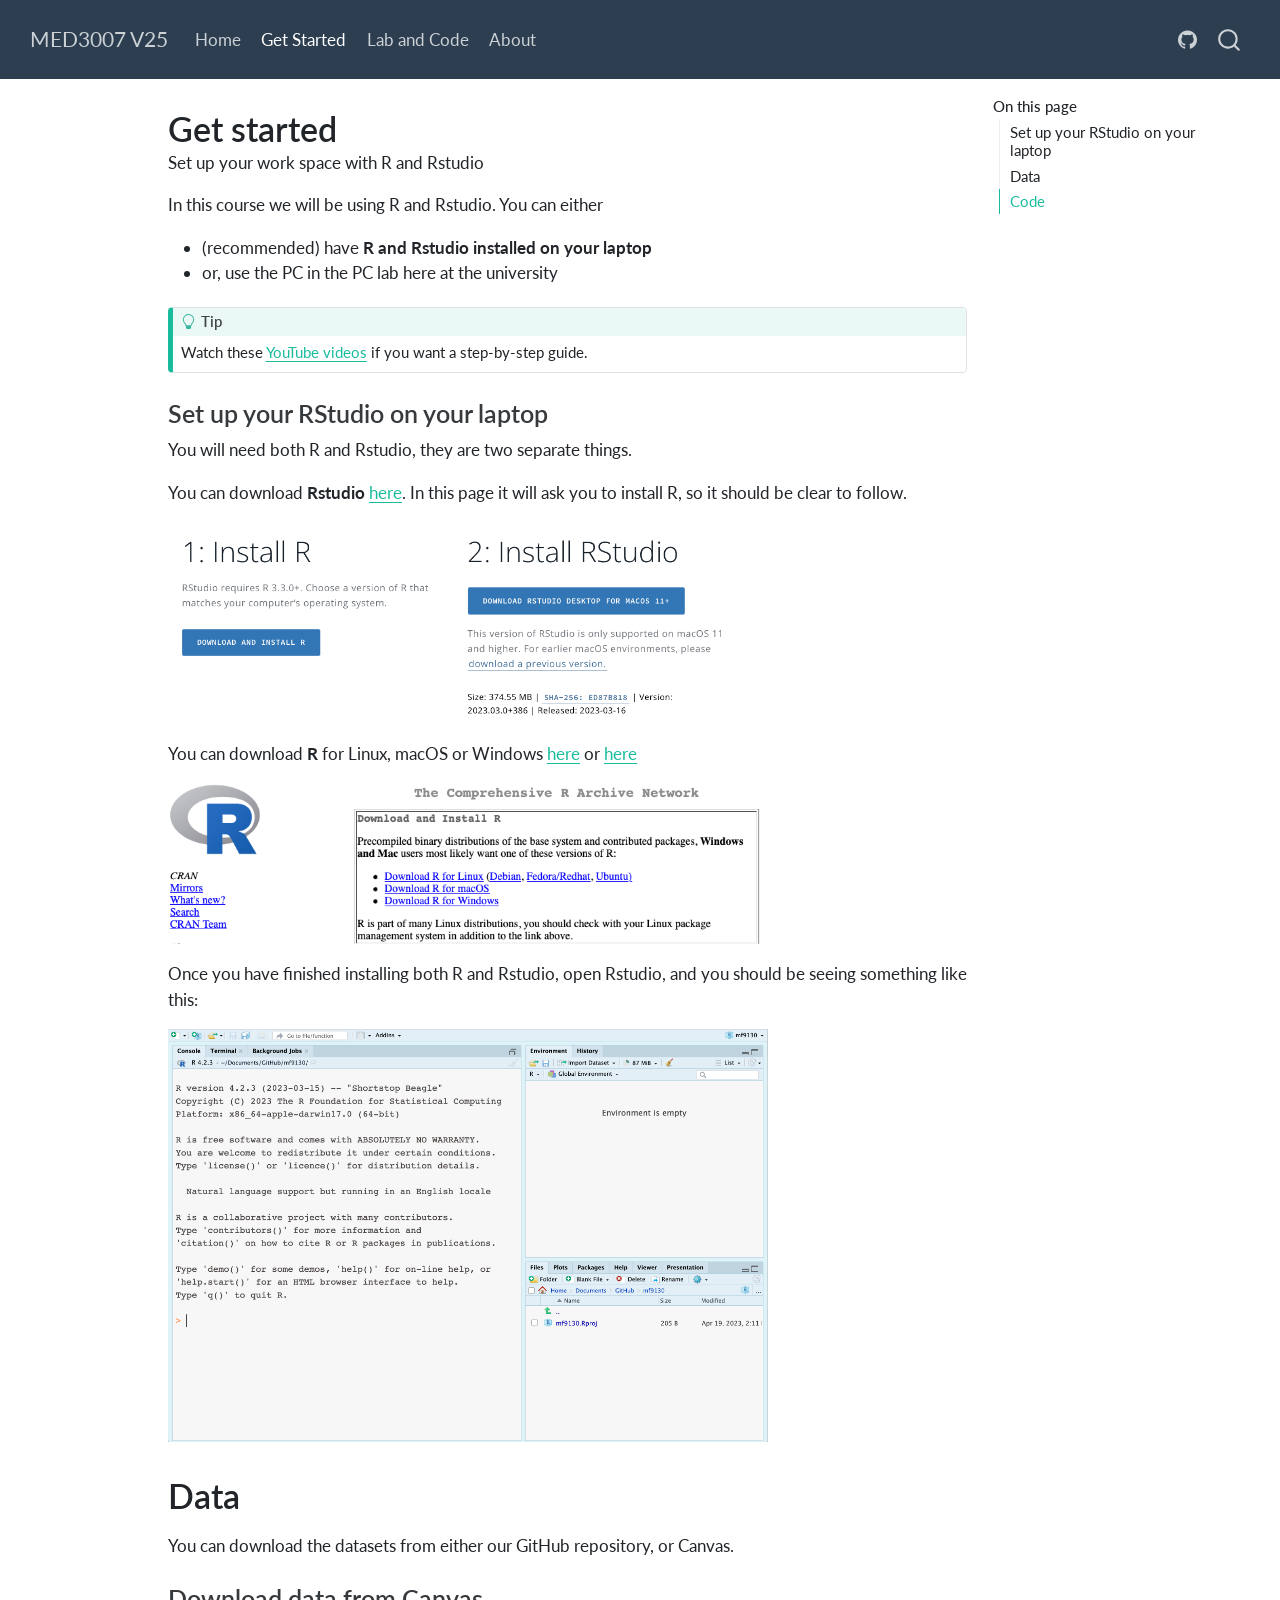
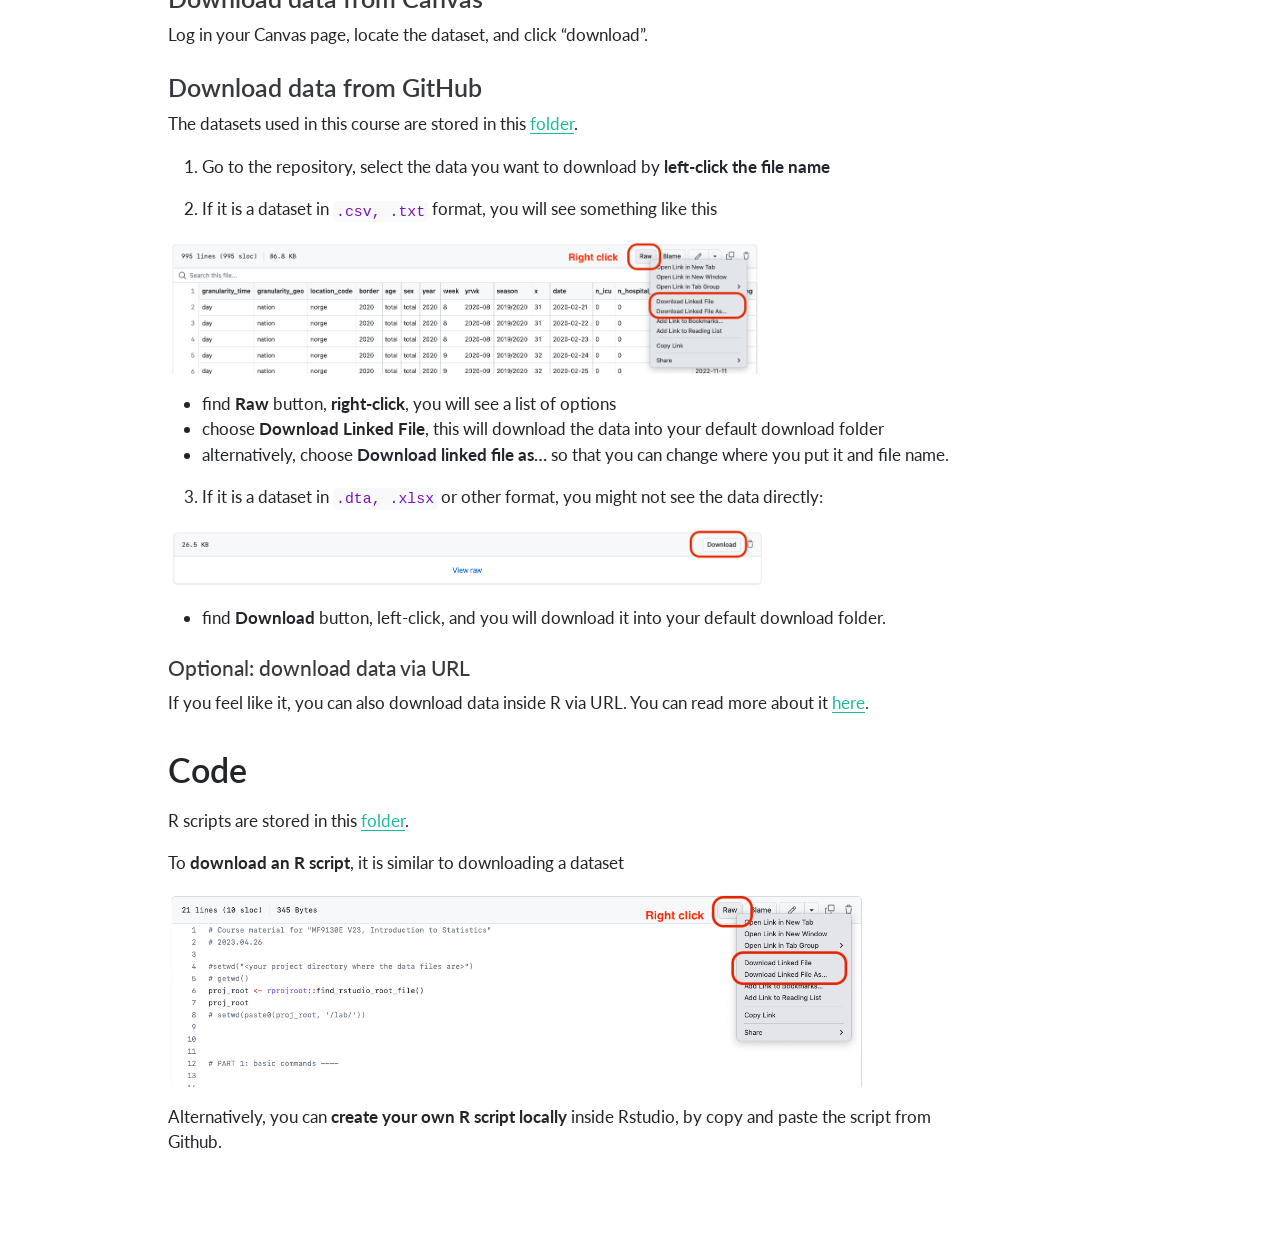
<file: docs/get_started/get_started.html>
<!DOCTYPE html>
<html xmlns="http://www.w3.org/1999/xhtml" lang="en" xml:lang="en"><head>

<meta charset="utf-8">
<meta name="generator" content="quarto-1.4.552">

<meta name="viewport" content="width=device-width, initial-scale=1.0, user-scalable=yes">

<meta name="description" content="Set up your work space with R and Rstudio">

<title>MED3007 V25 - Get started</title>
<style>
code{white-space: pre-wrap;}
span.smallcaps{font-variant: small-caps;}
div.columns{display: flex; gap: min(4vw, 1.5em);}
div.column{flex: auto; overflow-x: auto;}
div.hanging-indent{margin-left: 1.5em; text-indent: -1.5em;}
ul.task-list{list-style: none;}
ul.task-list li input[type="checkbox"] {
  width: 0.8em;
  margin: 0 0.8em 0.2em -1em; /* quarto-specific, see https://github.com/quarto-dev/quarto-cli/issues/4556 */ 
  vertical-align: middle;
}
</style>


<script src="../site_libs/quarto-nav/quarto-nav.js"></script>
<script src="../site_libs/quarto-nav/headroom.min.js"></script>
<script src="../site_libs/clipboard/clipboard.min.js"></script>
<script src="../site_libs/quarto-search/autocomplete.umd.js"></script>
<script src="../site_libs/quarto-search/fuse.min.js"></script>
<script src="../site_libs/quarto-search/quarto-search.js"></script>
<meta name="quarto:offset" content="../">
<script src="../site_libs/quarto-html/quarto.js"></script>
<script src="../site_libs/quarto-html/popper.min.js"></script>
<script src="../site_libs/quarto-html/tippy.umd.min.js"></script>
<script src="../site_libs/quarto-html/anchor.min.js"></script>
<link href="../site_libs/quarto-html/tippy.css" rel="stylesheet">
<link href="../site_libs/quarto-html/quarto-syntax-highlighting.css" rel="stylesheet" id="quarto-text-highlighting-styles">
<script src="../site_libs/bootstrap/bootstrap.min.js"></script>
<link href="../site_libs/bootstrap/bootstrap-icons.css" rel="stylesheet">
<link href="../site_libs/bootstrap/bootstrap.min.css" rel="stylesheet" id="quarto-bootstrap" data-mode="light">
<script id="quarto-search-options" type="application/json">{
  "location": "navbar",
  "copy-button": false,
  "collapse-after": 3,
  "panel-placement": "end",
  "type": "overlay",
  "limit": 50,
  "keyboard-shortcut": [
    "f",
    "/",
    "s"
  ],
  "show-item-context": false,
  "language": {
    "search-no-results-text": "No results",
    "search-matching-documents-text": "matching documents",
    "search-copy-link-title": "Copy link to search",
    "search-hide-matches-text": "Hide additional matches",
    "search-more-match-text": "more match in this document",
    "search-more-matches-text": "more matches in this document",
    "search-clear-button-title": "Clear",
    "search-text-placeholder": "",
    "search-detached-cancel-button-title": "Cancel",
    "search-submit-button-title": "Submit",
    "search-label": "Search"
  }
}</script>


</head>

<body class="nav-fixed">

<div id="quarto-search-results"></div>
  <header id="quarto-header" class="headroom fixed-top">
    <nav class="navbar navbar-expand-lg " data-bs-theme="dark">
      <div class="navbar-container container-fluid">
      <div class="navbar-brand-container mx-auto">
    <a class="navbar-brand" href="../index.html">
    <span class="navbar-title">MED3007 V25</span>
    </a>
  </div>
            <div id="quarto-search" class="" title="Search"></div>
          <button class="navbar-toggler" type="button" data-bs-toggle="collapse" data-bs-target="#navbarCollapse" aria-controls="navbarCollapse" aria-expanded="false" aria-label="Toggle navigation" onclick="if (window.quartoToggleHeadroom) { window.quartoToggleHeadroom(); }">
  <span class="navbar-toggler-icon"></span>
</button>
          <div class="collapse navbar-collapse" id="navbarCollapse">
            <ul class="navbar-nav navbar-nav-scroll me-auto">
  <li class="nav-item">
    <a class="nav-link" href="../index.html"> 
<span class="menu-text">Home</span></a>
  </li>  
  <li class="nav-item">
    <a class="nav-link active" href="../get_started/get_started.html" aria-current="page"> 
<span class="menu-text">Get Started</span></a>
  </li>  
  <li class="nav-item">
    <a class="nav-link" href="../lab/overview.html"> 
<span class="menu-text">Lab and Code</span></a>
  </li>  
  <li class="nav-item">
    <a class="nav-link" href="../about.html"> 
<span class="menu-text">About</span></a>
  </li>  
</ul>
            <ul class="navbar-nav navbar-nav-scroll ms-auto">
  <li class="nav-item compact">
    <a class="nav-link" href="https://github.com/ocbe-uio/course_med3007"> <i class="bi bi-github" role="img">
</i> 
<span class="menu-text"></span></a>
  </li>  
</ul>
          </div> <!-- /navcollapse -->
          <div class="quarto-navbar-tools">
</div>
      </div> <!-- /container-fluid -->
    </nav>
</header>
<!-- content -->
<div id="quarto-content" class="quarto-container page-columns page-rows-contents page-layout-article page-navbar">
<!-- sidebar -->
<!-- margin-sidebar -->
    <div id="quarto-margin-sidebar" class="sidebar margin-sidebar">
        <nav id="TOC" role="doc-toc" class="toc-active">
    <h2 id="toc-title">On this page</h2>
   
  <ul>
  <li><a href="#set-up-your-rstudio-on-your-laptop" id="toc-set-up-your-rstudio-on-your-laptop" class="nav-link active" data-scroll-target="#set-up-your-rstudio-on-your-laptop">Set up your RStudio on your laptop</a></li>
  <li><a href="#data" id="toc-data" class="nav-link" data-scroll-target="#data">Data</a>
  <ul class="collapse">
  <li><a href="#download-data-from-canvas" id="toc-download-data-from-canvas" class="nav-link" data-scroll-target="#download-data-from-canvas">Download data from Canvas</a></li>
  <li><a href="#download-data-from-github" id="toc-download-data-from-github" class="nav-link" data-scroll-target="#download-data-from-github">Download data from GitHub</a></li>
  </ul></li>
  <li><a href="#code" id="toc-code" class="nav-link" data-scroll-target="#code">Code</a></li>
  </ul>
</nav>
    </div>
<!-- main -->
<main class="content" id="quarto-document-content">

<header id="title-block-header" class="quarto-title-block default">
<div class="quarto-title">
<h1 class="title">Get started</h1>
</div>

<div>
  <div class="description">
    Set up your work space with R and Rstudio
  </div>
</div>


<div class="quarto-title-meta">

    
  
    
  </div>
  


</header>


<p>In this course we will be using R and Rstudio. You can either</p>
<ul>
<li>(recommended) have <strong>R and Rstudio installed on your laptop</strong></li>
<li>or, use the PC in the PC lab here at the university</li>
</ul>
<div class="callout callout-style-default callout-tip callout-titled">
<div class="callout-header d-flex align-content-center">
<div class="callout-icon-container">
<i class="callout-icon"></i>
</div>
<div class="callout-title-container flex-fill">
Tip
</div>
</div>
<div class="callout-body-container callout-body">
<p>Watch these <a href="https://www.youtube.com/results?search_query=download+r+and+rstudio">YouTube videos</a> if you want a step-by-step guide.</p>
</div>
</div>
<section id="set-up-your-rstudio-on-your-laptop" class="level3">
<h3 class="anchored" data-anchor-id="set-up-your-rstudio-on-your-laptop">Set up your RStudio on your laptop</h3>
<p>You will need both R and Rstudio, they are two separate things.</p>
<p>You can download <strong>Rstudio</strong> <a href="https://posit.co/download/rstudio-desktop/">here</a>. In this page it will ask you to install R, so it should be clear to follow.</p>
<p><img src="fig_get_started_downloadrstudio.png" align="center" width="600"></p>
<p>You can download <strong>R</strong> for Linux, macOS or Windows <a href="https://cran.rstudio.com">here</a> or <a href="https://cran.uib.no">here</a></p>
<p><img src="fig_get_started_downloadr.png" align="center" width="600"></p>
<p>Once you have finished installing both R and Rstudio, open Rstudio, and you should be seeing something like this:</p>
<p><img src="fig_get_started_newproj.png" align="center" width="600"></p>
</section>
<section id="data" class="level1">
<h1>Data</h1>
<p>You can download the datasets from either our GitHub repository, or Canvas.</p>
<section id="download-data-from-canvas" class="level3">
<h3 class="anchored" data-anchor-id="download-data-from-canvas">Download data from Canvas</h3>
<p>Log in your Canvas page, locate the dataset, and click “download”.</p>
</section>
<section id="download-data-from-github" class="level3">
<h3 class="anchored" data-anchor-id="download-data-from-github">Download data from GitHub</h3>
<p>The datasets used in this course are stored in this <a href="https://github.com/ocbe-uio/course_med3007/tree/main/lab/data">folder</a>.</p>
<ol type="1">
<li><p>Go to the repository, select the data you want to download by <strong>left-click the file name</strong></p></li>
<li><p>If it is a dataset in <code>.csv, .txt</code> format, you will see something like this</p></li>
</ol>
<p><img src="fig_get_started_download2.png" align="center" width="600"></p>
<ul>
<li>find <strong>Raw</strong> button, <strong>right-click</strong>, you will see a list of options</li>
<li>choose <strong>Download Linked File</strong>, this will download the data into your default download folder</li>
<li>alternatively, choose <strong>Download linked file as…</strong> so that you can change where you put it and file name.</li>
</ul>
<ol start="3" type="1">
<li>If it is a dataset in <code>.dta, .xlsx</code> or other format, you might not see the data directly:</li>
</ol>
<p><img src="fig_get_started_download1.png" align="center" width="600"></p>
<ul>
<li>find <strong>Download</strong> button, left-click, and you will download it into your default download folder.</li>
</ul>
<section id="optional-download-data-via-url" class="level4">
<h4 class="anchored" data-anchor-id="optional-download-data-via-url">Optional: download data via URL</h4>
<p>If you feel like it, you can also download data inside R via URL. You can read more about it <a href="https://rpubs.com/lokraj/github_csv">here</a>.</p>
</section>
</section>
</section>
<section id="code" class="level1">
<h1>Code</h1>
<p>R scripts are stored in this <a href="https://github.com/ocbe-uio/course_med3007/tree/main/lab/code">folder</a>.</p>
<p>To <strong>download an R script</strong>, it is similar to downloading a dataset</p>
<p><img src="fig_get_started_download3.png" align="center" width="700"></p>
<p>Alternatively, you can <strong>create your own R script locally</strong> inside Rstudio, by copy and paste the script from Github.</p>


</section>

</main> <!-- /main -->
<script id="quarto-html-after-body" type="application/javascript">
window.document.addEventListener("DOMContentLoaded", function (event) {
  const toggleBodyColorMode = (bsSheetEl) => {
    const mode = bsSheetEl.getAttribute("data-mode");
    const bodyEl = window.document.querySelector("body");
    if (mode === "dark") {
      bodyEl.classList.add("quarto-dark");
      bodyEl.classList.remove("quarto-light");
    } else {
      bodyEl.classList.add("quarto-light");
      bodyEl.classList.remove("quarto-dark");
    }
  }
  const toggleBodyColorPrimary = () => {
    const bsSheetEl = window.document.querySelector("link#quarto-bootstrap");
    if (bsSheetEl) {
      toggleBodyColorMode(bsSheetEl);
    }
  }
  toggleBodyColorPrimary();  
  const icon = "";
  const anchorJS = new window.AnchorJS();
  anchorJS.options = {
    placement: 'right',
    icon: icon
  };
  anchorJS.add('.anchored');
  const isCodeAnnotation = (el) => {
    for (const clz of el.classList) {
      if (clz.startsWith('code-annotation-')) {                     
        return true;
      }
    }
    return false;
  }
  const clipboard = new window.ClipboardJS('.code-copy-button', {
    text: function(trigger) {
      const codeEl = trigger.previousElementSibling.cloneNode(true);
      for (const childEl of codeEl.children) {
        if (isCodeAnnotation(childEl)) {
          childEl.remove();
        }
      }
      return codeEl.innerText;
    }
  });
  clipboard.on('success', function(e) {
    // button target
    const button = e.trigger;
    // don't keep focus
    button.blur();
    // flash "checked"
    button.classList.add('code-copy-button-checked');
    var currentTitle = button.getAttribute("title");
    button.setAttribute("title", "Copied!");
    let tooltip;
    if (window.bootstrap) {
      button.setAttribute("data-bs-toggle", "tooltip");
      button.setAttribute("data-bs-placement", "left");
      button.setAttribute("data-bs-title", "Copied!");
      tooltip = new bootstrap.Tooltip(button, 
        { trigger: "manual", 
          customClass: "code-copy-button-tooltip",
          offset: [0, -8]});
      tooltip.show();    
    }
    setTimeout(function() {
      if (tooltip) {
        tooltip.hide();
        button.removeAttribute("data-bs-title");
        button.removeAttribute("data-bs-toggle");
        button.removeAttribute("data-bs-placement");
      }
      button.setAttribute("title", currentTitle);
      button.classList.remove('code-copy-button-checked');
    }, 1000);
    // clear code selection
    e.clearSelection();
  });
    var localhostRegex = new RegExp(/^(?:http|https):\/\/localhost\:?[0-9]*\//);
    var mailtoRegex = new RegExp(/^mailto:/);
      var filterRegex = new RegExp('/' + window.location.host + '/');
    var isInternal = (href) => {
        return filterRegex.test(href) || localhostRegex.test(href) || mailtoRegex.test(href);
    }
    // Inspect non-navigation links and adorn them if external
 	var links = window.document.querySelectorAll('a[href]:not(.nav-link):not(.navbar-brand):not(.toc-action):not(.sidebar-link):not(.sidebar-item-toggle):not(.pagination-link):not(.no-external):not([aria-hidden]):not(.dropdown-item):not(.quarto-navigation-tool)');
    for (var i=0; i<links.length; i++) {
      const link = links[i];
      if (!isInternal(link.href)) {
        // undo the damage that might have been done by quarto-nav.js in the case of
        // links that we want to consider external
        if (link.dataset.originalHref !== undefined) {
          link.href = link.dataset.originalHref;
        }
      }
    }
  function tippyHover(el, contentFn, onTriggerFn, onUntriggerFn) {
    const config = {
      allowHTML: true,
      maxWidth: 500,
      delay: 100,
      arrow: false,
      appendTo: function(el) {
          return el.parentElement;
      },
      interactive: true,
      interactiveBorder: 10,
      theme: 'quarto',
      placement: 'bottom-start',
    };
    if (contentFn) {
      config.content = contentFn;
    }
    if (onTriggerFn) {
      config.onTrigger = onTriggerFn;
    }
    if (onUntriggerFn) {
      config.onUntrigger = onUntriggerFn;
    }
    window.tippy(el, config); 
  }
  const noterefs = window.document.querySelectorAll('a[role="doc-noteref"]');
  for (var i=0; i<noterefs.length; i++) {
    const ref = noterefs[i];
    tippyHover(ref, function() {
      // use id or data attribute instead here
      let href = ref.getAttribute('data-footnote-href') || ref.getAttribute('href');
      try { href = new URL(href).hash; } catch {}
      const id = href.replace(/^#\/?/, "");
      const note = window.document.getElementById(id);
      if (note) {
        return note.innerHTML;
      } else {
        return "";
      }
    });
  }
  const xrefs = window.document.querySelectorAll('a.quarto-xref');
  const processXRef = (id, note) => {
    // Strip column container classes
    const stripColumnClz = (el) => {
      el.classList.remove("page-full", "page-columns");
      if (el.children) {
        for (const child of el.children) {
          stripColumnClz(child);
        }
      }
    }
    stripColumnClz(note)
    if (id === null || id.startsWith('sec-')) {
      // Special case sections, only their first couple elements
      const container = document.createElement("div");
      if (note.children && note.children.length > 2) {
        container.appendChild(note.children[0].cloneNode(true));
        for (let i = 1; i < note.children.length; i++) {
          const child = note.children[i];
          if (child.tagName === "P" && child.innerText === "") {
            continue;
          } else {
            container.appendChild(child.cloneNode(true));
            break;
          }
        }
        if (window.Quarto?.typesetMath) {
          window.Quarto.typesetMath(container);
        }
        return container.innerHTML
      } else {
        if (window.Quarto?.typesetMath) {
          window.Quarto.typesetMath(note);
        }
        return note.innerHTML;
      }
    } else {
      // Remove any anchor links if they are present
      const anchorLink = note.querySelector('a.anchorjs-link');
      if (anchorLink) {
        anchorLink.remove();
      }
      if (window.Quarto?.typesetMath) {
        window.Quarto.typesetMath(note);
      }
      // TODO in 1.5, we should make sure this works without a callout special case
      if (note.classList.contains("callout")) {
        return note.outerHTML;
      } else {
        return note.innerHTML;
      }
    }
  }
  for (var i=0; i<xrefs.length; i++) {
    const xref = xrefs[i];
    tippyHover(xref, undefined, function(instance) {
      instance.disable();
      let url = xref.getAttribute('href');
      let hash = undefined; 
      if (url.startsWith('#')) {
        hash = url;
      } else {
        try { hash = new URL(url).hash; } catch {}
      }
      if (hash) {
        const id = hash.replace(/^#\/?/, "");
        const note = window.document.getElementById(id);
        if (note !== null) {
          try {
            const html = processXRef(id, note.cloneNode(true));
            instance.setContent(html);
          } finally {
            instance.enable();
            instance.show();
          }
        } else {
          // See if we can fetch this
          fetch(url.split('#')[0])
          .then(res => res.text())
          .then(html => {
            const parser = new DOMParser();
            const htmlDoc = parser.parseFromString(html, "text/html");
            const note = htmlDoc.getElementById(id);
            if (note !== null) {
              const html = processXRef(id, note);
              instance.setContent(html);
            } 
          }).finally(() => {
            instance.enable();
            instance.show();
          });
        }
      } else {
        // See if we can fetch a full url (with no hash to target)
        // This is a special case and we should probably do some content thinning / targeting
        fetch(url)
        .then(res => res.text())
        .then(html => {
          const parser = new DOMParser();
          const htmlDoc = parser.parseFromString(html, "text/html");
          const note = htmlDoc.querySelector('main.content');
          if (note !== null) {
            // This should only happen for chapter cross references
            // (since there is no id in the URL)
            // remove the first header
            if (note.children.length > 0 && note.children[0].tagName === "HEADER") {
              note.children[0].remove();
            }
            const html = processXRef(null, note);
            instance.setContent(html);
          } 
        }).finally(() => {
          instance.enable();
          instance.show();
        });
      }
    }, function(instance) {
    });
  }
      let selectedAnnoteEl;
      const selectorForAnnotation = ( cell, annotation) => {
        let cellAttr = 'data-code-cell="' + cell + '"';
        let lineAttr = 'data-code-annotation="' +  annotation + '"';
        const selector = 'span[' + cellAttr + '][' + lineAttr + ']';
        return selector;
      }
      const selectCodeLines = (annoteEl) => {
        const doc = window.document;
        const targetCell = annoteEl.getAttribute("data-target-cell");
        const targetAnnotation = annoteEl.getAttribute("data-target-annotation");
        const annoteSpan = window.document.querySelector(selectorForAnnotation(targetCell, targetAnnotation));
        const lines = annoteSpan.getAttribute("data-code-lines").split(",");
        const lineIds = lines.map((line) => {
          return targetCell + "-" + line;
        })
        let top = null;
        let height = null;
        let parent = null;
        if (lineIds.length > 0) {
            //compute the position of the single el (top and bottom and make a div)
            const el = window.document.getElementById(lineIds[0]);
            top = el.offsetTop;
            height = el.offsetHeight;
            parent = el.parentElement.parentElement;
          if (lineIds.length > 1) {
            const lastEl = window.document.getElementById(lineIds[lineIds.length - 1]);
            const bottom = lastEl.offsetTop + lastEl.offsetHeight;
            height = bottom - top;
          }
          if (top !== null && height !== null && parent !== null) {
            // cook up a div (if necessary) and position it 
            let div = window.document.getElementById("code-annotation-line-highlight");
            if (div === null) {
              div = window.document.createElement("div");
              div.setAttribute("id", "code-annotation-line-highlight");
              div.style.position = 'absolute';
              parent.appendChild(div);
            }
            div.style.top = top - 2 + "px";
            div.style.height = height + 4 + "px";
            div.style.left = 0;
            let gutterDiv = window.document.getElementById("code-annotation-line-highlight-gutter");
            if (gutterDiv === null) {
              gutterDiv = window.document.createElement("div");
              gutterDiv.setAttribute("id", "code-annotation-line-highlight-gutter");
              gutterDiv.style.position = 'absolute';
              const codeCell = window.document.getElementById(targetCell);
              const gutter = codeCell.querySelector('.code-annotation-gutter');
              gutter.appendChild(gutterDiv);
            }
            gutterDiv.style.top = top - 2 + "px";
            gutterDiv.style.height = height + 4 + "px";
          }
          selectedAnnoteEl = annoteEl;
        }
      };
      const unselectCodeLines = () => {
        const elementsIds = ["code-annotation-line-highlight", "code-annotation-line-highlight-gutter"];
        elementsIds.forEach((elId) => {
          const div = window.document.getElementById(elId);
          if (div) {
            div.remove();
          }
        });
        selectedAnnoteEl = undefined;
      };
        // Handle positioning of the toggle
    window.addEventListener(
      "resize",
      throttle(() => {
        elRect = undefined;
        if (selectedAnnoteEl) {
          selectCodeLines(selectedAnnoteEl);
        }
      }, 10)
    );
    function throttle(fn, ms) {
    let throttle = false;
    let timer;
      return (...args) => {
        if(!throttle) { // first call gets through
            fn.apply(this, args);
            throttle = true;
        } else { // all the others get throttled
            if(timer) clearTimeout(timer); // cancel #2
            timer = setTimeout(() => {
              fn.apply(this, args);
              timer = throttle = false;
            }, ms);
        }
      };
    }
      // Attach click handler to the DT
      const annoteDls = window.document.querySelectorAll('dt[data-target-cell]');
      for (const annoteDlNode of annoteDls) {
        annoteDlNode.addEventListener('click', (event) => {
          const clickedEl = event.target;
          if (clickedEl !== selectedAnnoteEl) {
            unselectCodeLines();
            const activeEl = window.document.querySelector('dt[data-target-cell].code-annotation-active');
            if (activeEl) {
              activeEl.classList.remove('code-annotation-active');
            }
            selectCodeLines(clickedEl);
            clickedEl.classList.add('code-annotation-active');
          } else {
            // Unselect the line
            unselectCodeLines();
            clickedEl.classList.remove('code-annotation-active');
          }
        });
      }
  const findCites = (el) => {
    const parentEl = el.parentElement;
    if (parentEl) {
      const cites = parentEl.dataset.cites;
      if (cites) {
        return {
          el,
          cites: cites.split(' ')
        };
      } else {
        return findCites(el.parentElement)
      }
    } else {
      return undefined;
    }
  };
  var bibliorefs = window.document.querySelectorAll('a[role="doc-biblioref"]');
  for (var i=0; i<bibliorefs.length; i++) {
    const ref = bibliorefs[i];
    const citeInfo = findCites(ref);
    if (citeInfo) {
      tippyHover(citeInfo.el, function() {
        var popup = window.document.createElement('div');
        citeInfo.cites.forEach(function(cite) {
          var citeDiv = window.document.createElement('div');
          citeDiv.classList.add('hanging-indent');
          citeDiv.classList.add('csl-entry');
          var biblioDiv = window.document.getElementById('ref-' + cite);
          if (biblioDiv) {
            citeDiv.innerHTML = biblioDiv.innerHTML;
          }
          popup.appendChild(citeDiv);
        });
        return popup.innerHTML;
      });
    }
  }
});
</script>
</div> <!-- /content -->




</body></html>
</file>
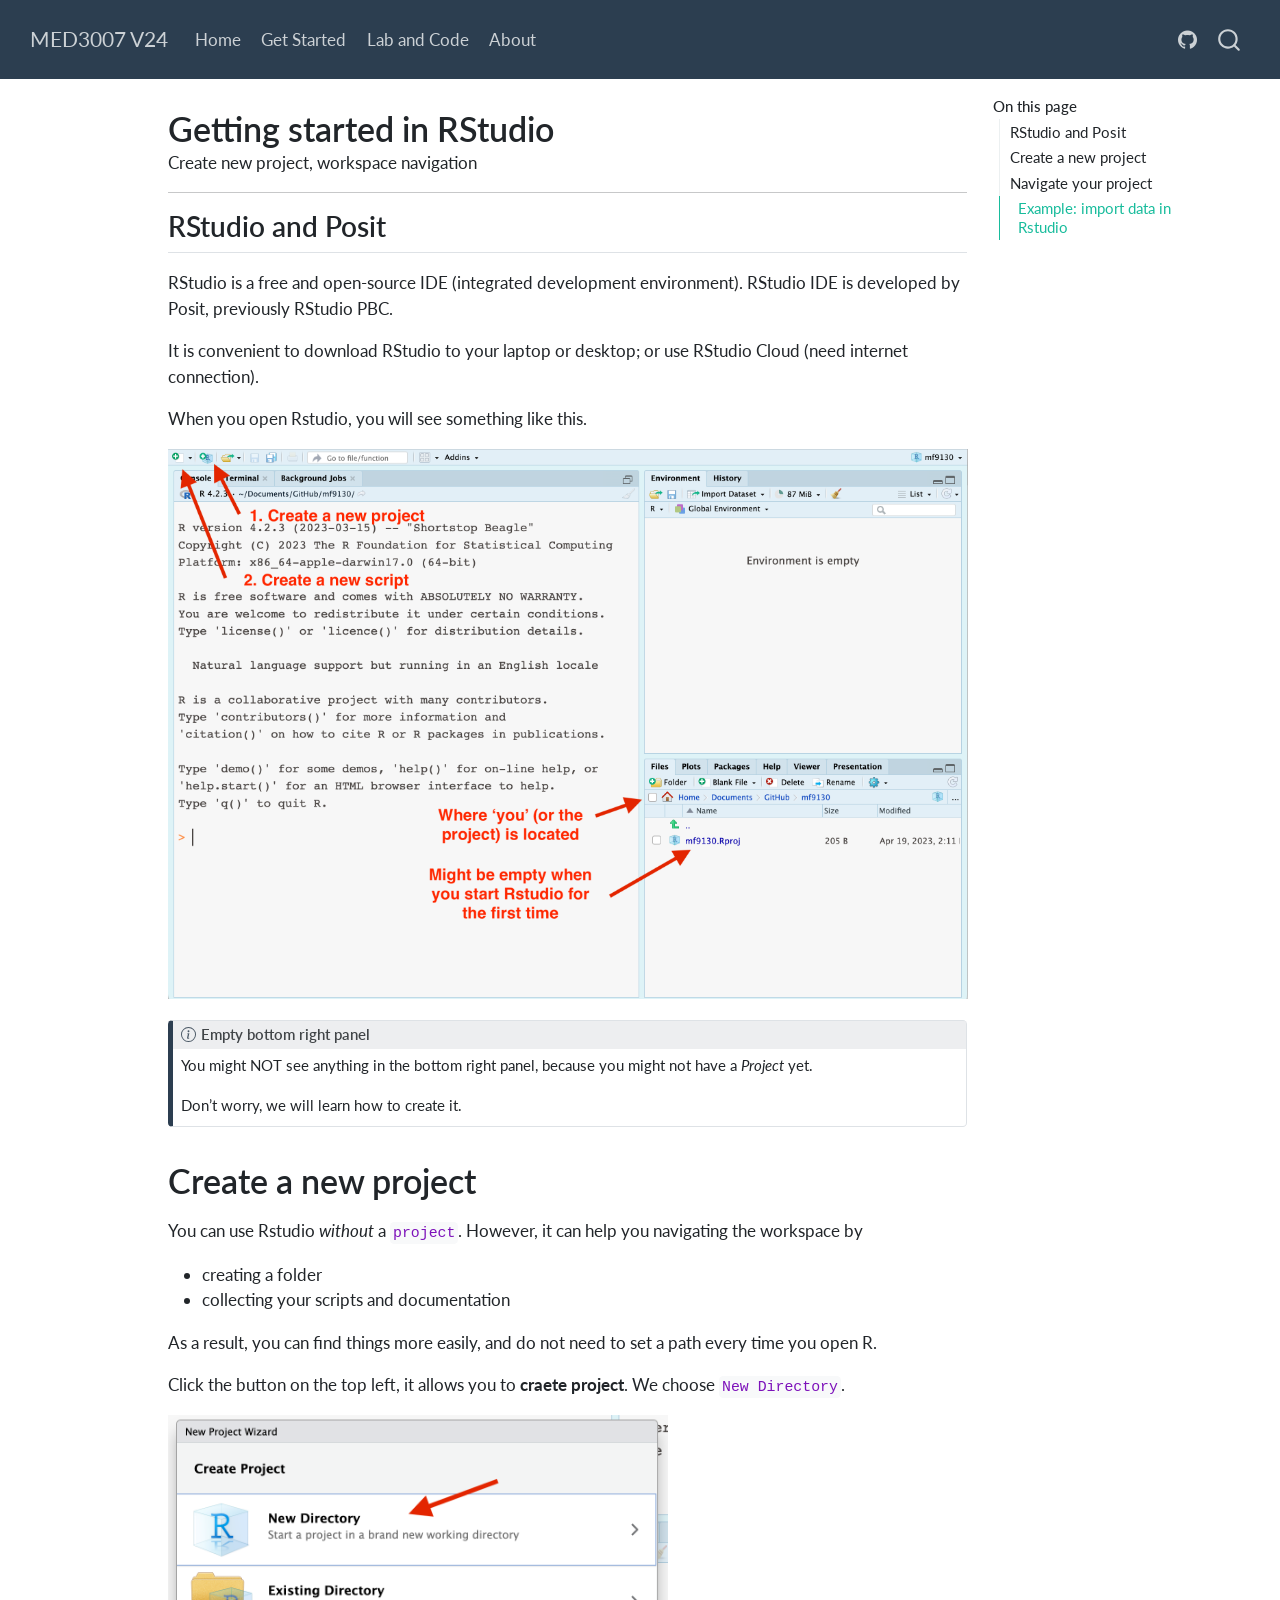
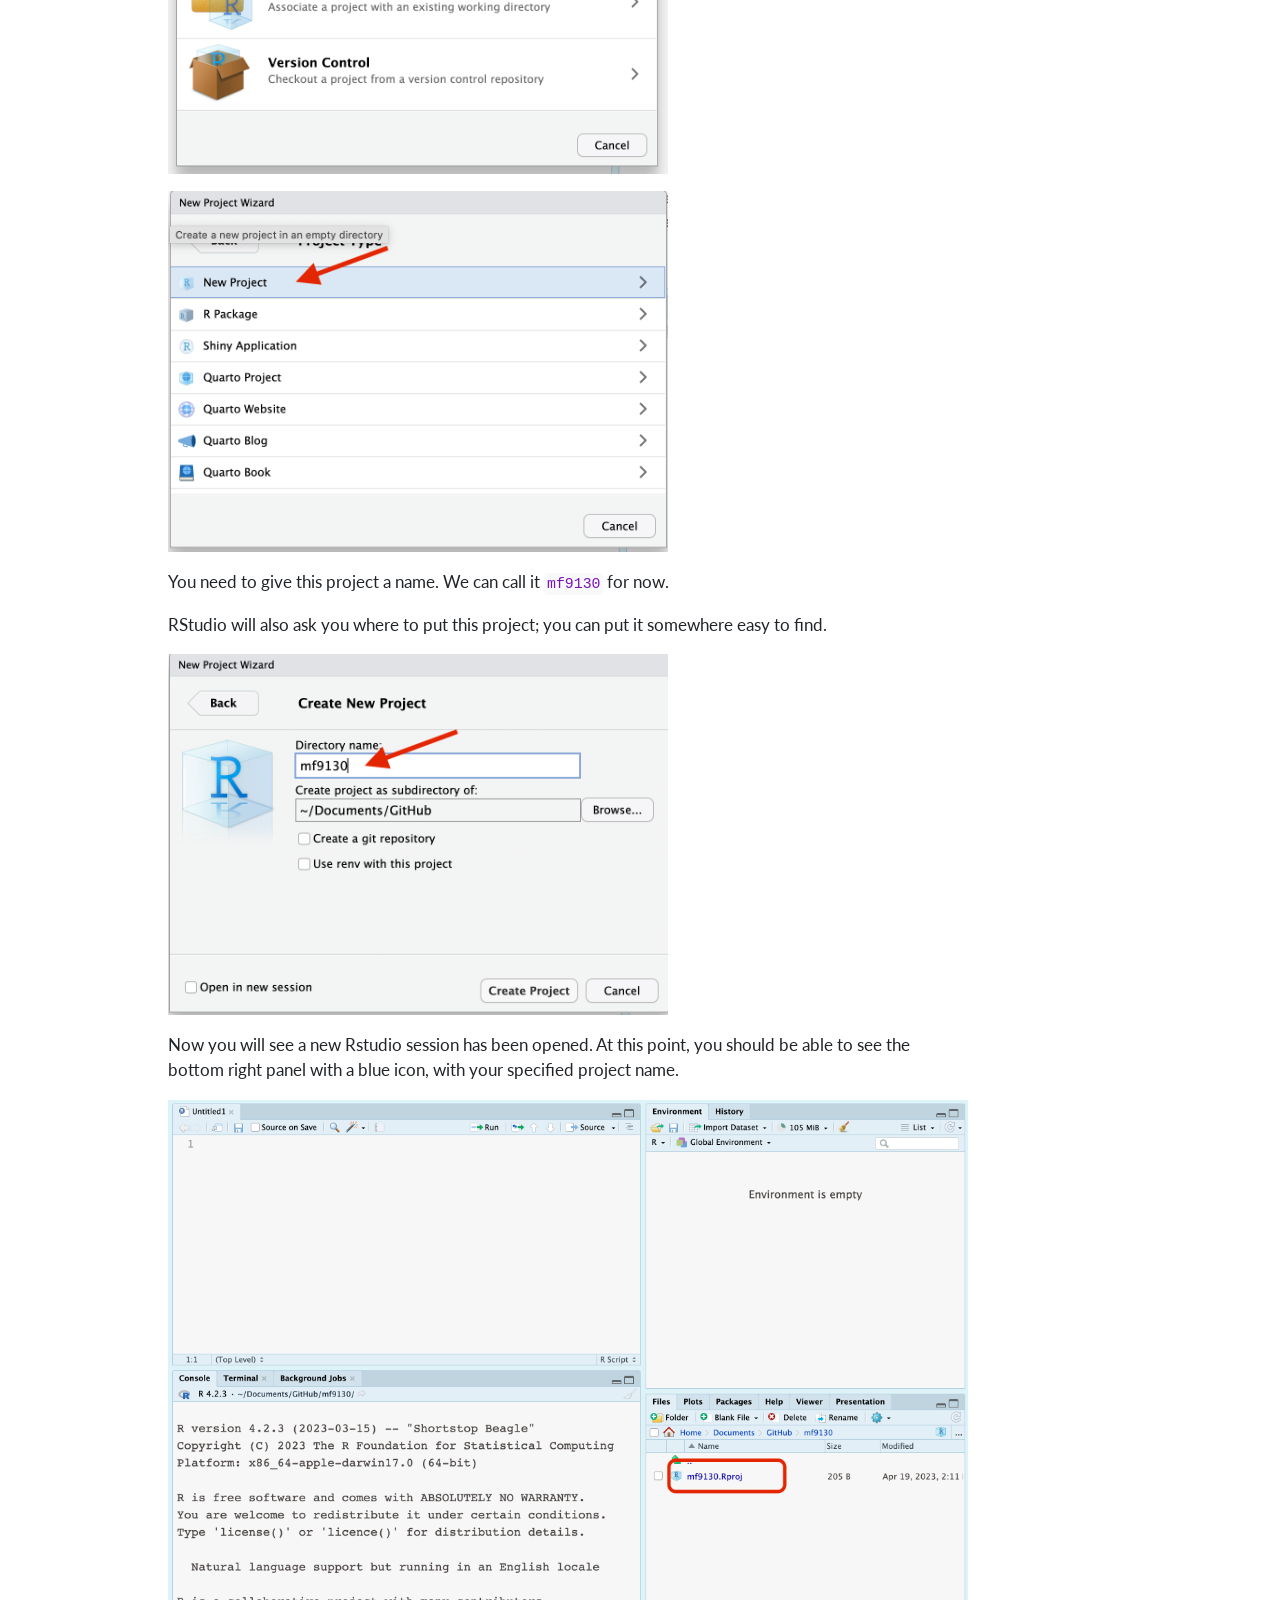
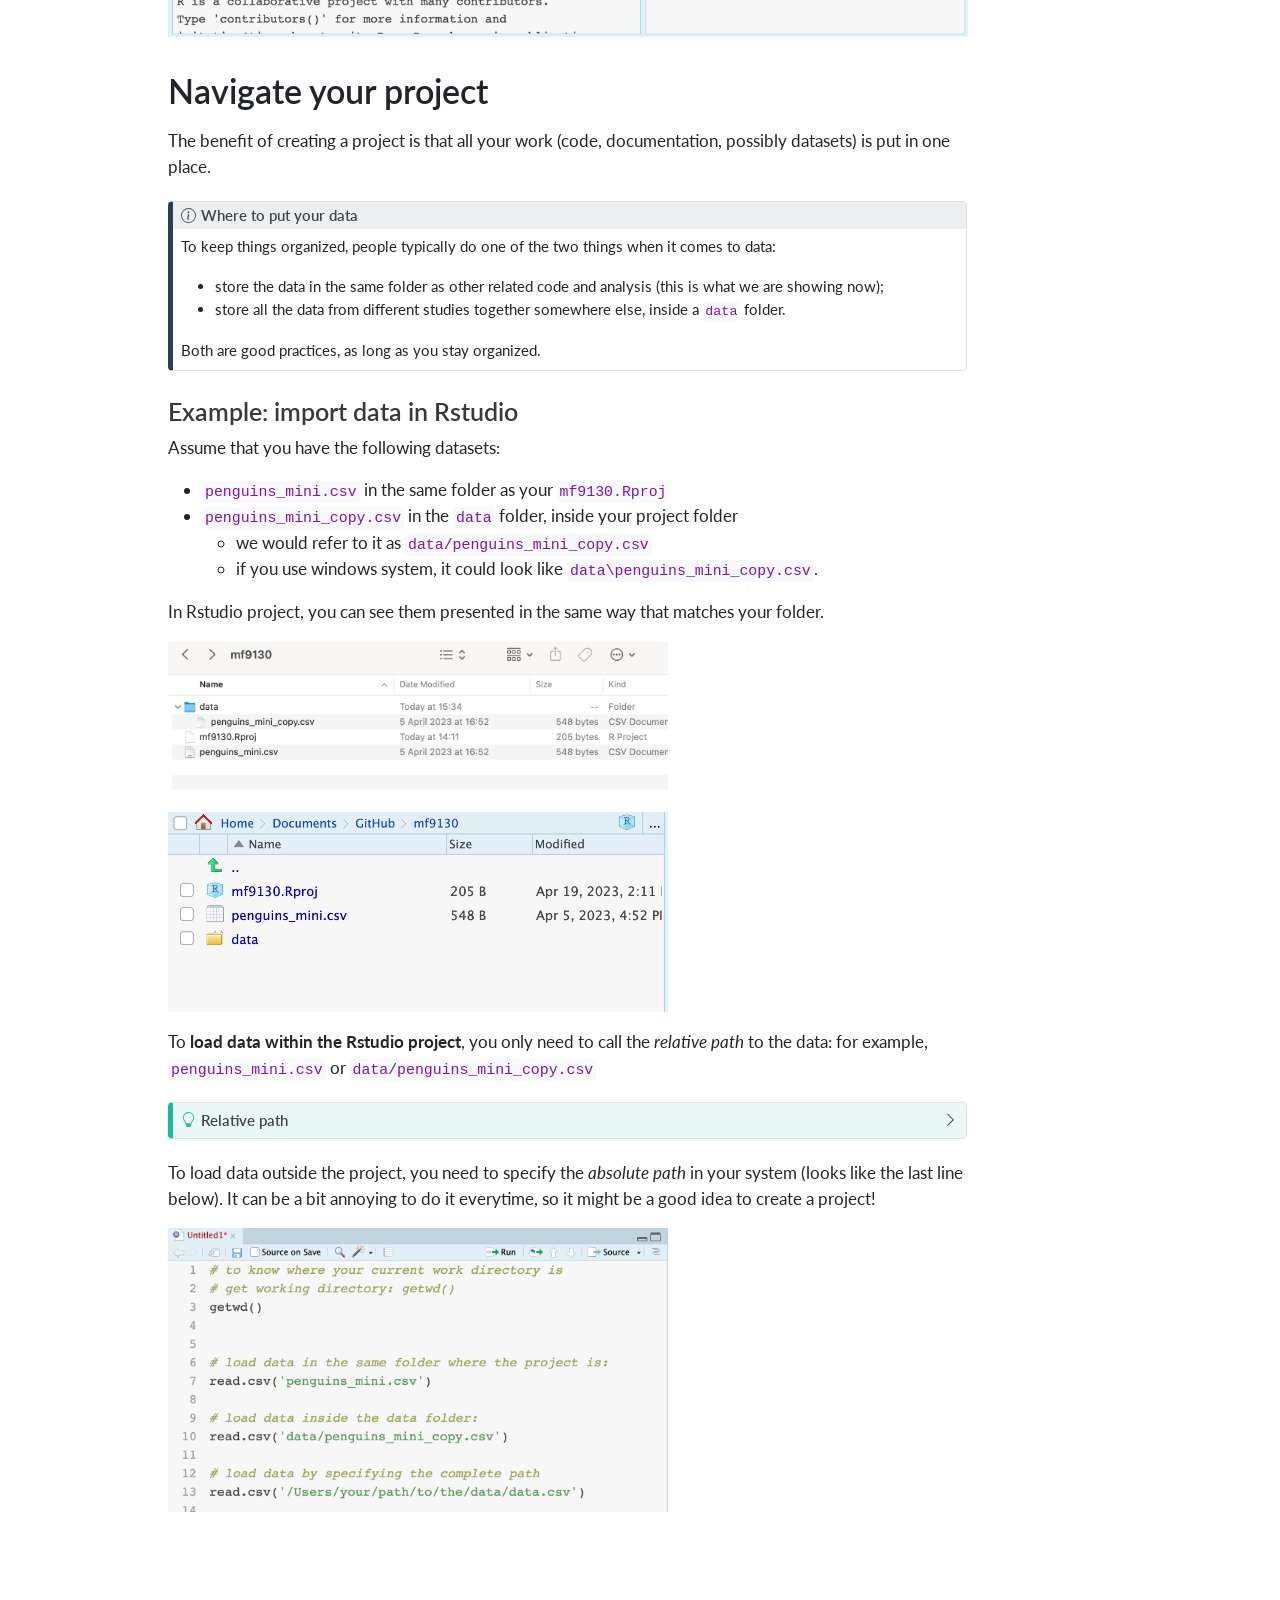
<file: docs/lab/lab_day1s_rstudio.html>
<!DOCTYPE html>
<html xmlns="http://www.w3.org/1999/xhtml" lang="en" xml:lang="en"><head>

<meta charset="utf-8">
<meta name="generator" content="quarto-1.4.552">

<meta name="viewport" content="width=device-width, initial-scale=1.0, user-scalable=yes">

<meta name="description" content="Create new project, workspace navigation">

<title>MED3007 V24 - Getting started in RStudio</title>
<style>
code{white-space: pre-wrap;}
span.smallcaps{font-variant: small-caps;}
div.columns{display: flex; gap: min(4vw, 1.5em);}
div.column{flex: auto; overflow-x: auto;}
div.hanging-indent{margin-left: 1.5em; text-indent: -1.5em;}
ul.task-list{list-style: none;}
ul.task-list li input[type="checkbox"] {
  width: 0.8em;
  margin: 0 0.8em 0.2em -1em; /* quarto-specific, see https://github.com/quarto-dev/quarto-cli/issues/4556 */ 
  vertical-align: middle;
}
</style>


<script src="../site_libs/quarto-nav/quarto-nav.js"></script>
<script src="../site_libs/quarto-nav/headroom.min.js"></script>
<script src="../site_libs/clipboard/clipboard.min.js"></script>
<script src="../site_libs/quarto-search/autocomplete.umd.js"></script>
<script src="../site_libs/quarto-search/fuse.min.js"></script>
<script src="../site_libs/quarto-search/quarto-search.js"></script>
<meta name="quarto:offset" content="../">
<script src="../site_libs/quarto-html/quarto.js"></script>
<script src="../site_libs/quarto-html/popper.min.js"></script>
<script src="../site_libs/quarto-html/tippy.umd.min.js"></script>
<script src="../site_libs/quarto-html/anchor.min.js"></script>
<link href="../site_libs/quarto-html/tippy.css" rel="stylesheet">
<link href="../site_libs/quarto-html/quarto-syntax-highlighting.css" rel="stylesheet" id="quarto-text-highlighting-styles">
<script src="../site_libs/bootstrap/bootstrap.min.js"></script>
<link href="../site_libs/bootstrap/bootstrap-icons.css" rel="stylesheet">
<link href="../site_libs/bootstrap/bootstrap.min.css" rel="stylesheet" id="quarto-bootstrap" data-mode="light">
<script id="quarto-search-options" type="application/json">{
  "location": "navbar",
  "copy-button": false,
  "collapse-after": 3,
  "panel-placement": "end",
  "type": "overlay",
  "limit": 50,
  "keyboard-shortcut": [
    "f",
    "/",
    "s"
  ],
  "show-item-context": false,
  "language": {
    "search-no-results-text": "No results",
    "search-matching-documents-text": "matching documents",
    "search-copy-link-title": "Copy link to search",
    "search-hide-matches-text": "Hide additional matches",
    "search-more-match-text": "more match in this document",
    "search-more-matches-text": "more matches in this document",
    "search-clear-button-title": "Clear",
    "search-text-placeholder": "",
    "search-detached-cancel-button-title": "Cancel",
    "search-submit-button-title": "Submit",
    "search-label": "Search"
  }
}</script>


</head>

<body class="nav-fixed">

<div id="quarto-search-results"></div>
  <header id="quarto-header" class="headroom fixed-top">
    <nav class="navbar navbar-expand-lg " data-bs-theme="dark">
      <div class="navbar-container container-fluid">
      <div class="navbar-brand-container mx-auto">
    <a class="navbar-brand" href="../index.html">
    <span class="navbar-title">MED3007 V24</span>
    </a>
  </div>
            <div id="quarto-search" class="" title="Search"></div>
          <button class="navbar-toggler" type="button" data-bs-toggle="collapse" data-bs-target="#navbarCollapse" aria-controls="navbarCollapse" aria-expanded="false" aria-label="Toggle navigation" onclick="if (window.quartoToggleHeadroom) { window.quartoToggleHeadroom(); }">
  <span class="navbar-toggler-icon"></span>
</button>
          <div class="collapse navbar-collapse" id="navbarCollapse">
            <ul class="navbar-nav navbar-nav-scroll me-auto">
  <li class="nav-item">
    <a class="nav-link" href="../index.html"> 
<span class="menu-text">Home</span></a>
  </li>  
  <li class="nav-item">
    <a class="nav-link" href="../get_started/get_started.html"> 
<span class="menu-text">Get Started</span></a>
  </li>  
  <li class="nav-item">
    <a class="nav-link" href="../lab/overview.html"> 
<span class="menu-text">Lab and Code</span></a>
  </li>  
  <li class="nav-item">
    <a class="nav-link" href="../about.html"> 
<span class="menu-text">About</span></a>
  </li>  
</ul>
            <ul class="navbar-nav navbar-nav-scroll ms-auto">
  <li class="nav-item compact">
    <a class="nav-link" href="https://github.com/ocbe-uio/course_med3007"> <i class="bi bi-github" role="img">
</i> 
<span class="menu-text"></span></a>
  </li>  
</ul>
          </div> <!-- /navcollapse -->
          <div class="quarto-navbar-tools">
</div>
      </div> <!-- /container-fluid -->
    </nav>
</header>
<!-- content -->
<div id="quarto-content" class="quarto-container page-columns page-rows-contents page-layout-article page-navbar">
<!-- sidebar -->
<!-- margin-sidebar -->
    <div id="quarto-margin-sidebar" class="sidebar margin-sidebar">
        <nav id="TOC" role="doc-toc" class="toc-active">
    <h2 id="toc-title">On this page</h2>
   
  <ul>
  <li><a href="#rstudio-and-posit" id="toc-rstudio-and-posit" class="nav-link active" data-scroll-target="#rstudio-and-posit">RStudio and Posit</a></li>
  <li><a href="#create-a-new-project" id="toc-create-a-new-project" class="nav-link" data-scroll-target="#create-a-new-project">Create a new project</a></li>
  <li><a href="#navigate-your-project" id="toc-navigate-your-project" class="nav-link" data-scroll-target="#navigate-your-project">Navigate your project</a>
  <ul class="collapse">
  <li><a href="#example-import-data-in-rstudio" id="toc-example-import-data-in-rstudio" class="nav-link" data-scroll-target="#example-import-data-in-rstudio">Example: import data in Rstudio</a></li>
  </ul></li>
  </ul>
</nav>
    </div>
<!-- main -->
<main class="content" id="quarto-document-content">

<header id="title-block-header" class="quarto-title-block default">
<div class="quarto-title">
<h1 class="title">Getting started in RStudio</h1>
</div>

<div>
  <div class="description">
    Create new project, workspace navigation
  </div>
</div>


<div class="quarto-title-meta">

    
  
    
  </div>
  


</header>


<hr>
<section id="rstudio-and-posit" class="level2">
<h2 class="anchored" data-anchor-id="rstudio-and-posit">RStudio and Posit</h2>
<p>RStudio is a free and open-source IDE (integrated development environment). RStudio IDE is developed by Posit, previously RStudio PBC.</p>
<p>It is convenient to download RStudio to your laptop or desktop; or use RStudio Cloud (need internet connection).</p>
<p>When you open Rstudio, you will see something like this.</p>
<p><img src="fig/fig_newproject4.png" align="center" width="800"></p>
<div class="callout callout-style-default callout-note callout-titled">
<div class="callout-header d-flex align-content-center">
<div class="callout-icon-container">
<i class="callout-icon"></i>
</div>
<div class="callout-title-container flex-fill">
Empty bottom right panel
</div>
</div>
<div class="callout-body-container callout-body">
<p>You might NOT see anything in the bottom right panel, because you might not have a <em>Project</em> yet.</p>
<p>Don’t worry, we will learn how to create it.</p>
</div>
</div>
</section>
<section id="create-a-new-project" class="level1">
<h1>Create a new project</h1>
<p>You can use Rstudio <em>without</em> a <code>project</code>. However, it can help you navigating the workspace by</p>
<ul>
<li>creating a folder</li>
<li>collecting your scripts and documentation</li>
</ul>
<p>As a result, you can find things more easily, and do not need to set a path every time you open R.</p>
<p>Click the button on the top left, it allows you to <strong>craete project</strong>. We choose <code>New Directory</code>.</p>
<p><img src="fig/fig_newproject1.png" align="center" width="500"></p>
<p><img src="fig/fig_newproject2.png" align="center" width="500"></p>
<p>You need to give this project a name. We can call it <code>mf9130</code> for now.</p>
<p>RStudio will also ask you where to put this project; you can put it somewhere easy to find.</p>
<p><img src="fig/fig_newproject3.png" align="center" width="500"></p>
<p>Now you will see a new Rstudio session has been opened. At this point, you should be able to see the bottom right panel with a blue icon, with your specified project name.</p>
<p><img src="fig/fig_newproject5.png" align="center" width="800"></p>
</section>
<section id="navigate-your-project" class="level1">
<h1>Navigate your project</h1>
<p>The benefit of creating a project is that all your work (code, documentation, possibly datasets) is put in one place.</p>
<div class="callout callout-style-default callout-note callout-titled">
<div class="callout-header d-flex align-content-center">
<div class="callout-icon-container">
<i class="callout-icon"></i>
</div>
<div class="callout-title-container flex-fill">
Where to put your data
</div>
</div>
<div class="callout-body-container callout-body">
<p>To keep things organized, people typically do one of the two things when it comes to data:</p>
<ul>
<li>store the data in the same folder as other related code and analysis (this is what we are showing now);</li>
<li>store all the data from different studies together somewhere else, inside a <code>data</code> folder.</li>
</ul>
<p>Both are good practices, as long as you stay organized.</p>
</div>
</div>
<section id="example-import-data-in-rstudio" class="level3">
<h3 class="anchored" data-anchor-id="example-import-data-in-rstudio">Example: import data in Rstudio</h3>
<p>Assume that you have the following datasets:</p>
<ul>
<li><code>penguins_mini.csv</code> in the same folder as your <code>mf9130.Rproj</code></li>
<li><code>penguins_mini_copy.csv</code> in the <code>data</code> folder, inside your project folder
<ul>
<li>we would refer to it as <code>data/penguins_mini_copy.csv</code></li>
<li>if you use windows system, it could look like <code>data\penguins_mini_copy.csv</code>.</li>
</ul></li>
</ul>
<p>In Rstudio project, you can see them presented in the same way that matches your folder.</p>
<p><img src="fig/fig_datadirectory_mac.png" align="center" width="500"></p>
<p><img src="fig/fig_datadirectory.png" align="center" width="500"></p>
<p>To <strong>load data within the Rstudio project</strong>, you only need to call the <em>relative path</em> to the data: for example, <code>penguins_mini.csv</code> or <code>data/penguins_mini_copy.csv</code></p>
<div class="callout callout-style-default callout-tip callout-titled">
<div class="callout-header d-flex align-content-center" data-bs-toggle="collapse" data-bs-target=".callout-3-contents" aria-controls="callout-3" aria-expanded="false" aria-label="Toggle callout">
<div class="callout-icon-container">
<i class="callout-icon"></i>
</div>
<div class="callout-title-container flex-fill">
Relative path
</div>
<div class="callout-btn-toggle d-inline-block border-0 py-1 ps-1 pe-0 float-end"><i class="callout-toggle"></i></div>
</div>
<div id="callout-3" class="callout-3-contents callout-collapse collapse">
<div class="callout-body-container callout-body">
<p>If your project called <code>/Users/your/project/location/proj</code>, and your data is located in <code>/Users/your/project/location/data/data.csv</code>, the relative path between the project and data is <code>data/data.csv</code>.</p>
</div>
</div>
</div>
<p>To load data outside the project, you need to specify the <em>absolute path</em> in your system (looks like the last line below). It can be a bit annoying to do it everytime, so it might be a good idea to create a project!</p>
<p><img src="fig/fig_specify_path.png" align="center" width="500"></p>


</section>
</section>

</main> <!-- /main -->
<script id="quarto-html-after-body" type="application/javascript">
window.document.addEventListener("DOMContentLoaded", function (event) {
  const toggleBodyColorMode = (bsSheetEl) => {
    const mode = bsSheetEl.getAttribute("data-mode");
    const bodyEl = window.document.querySelector("body");
    if (mode === "dark") {
      bodyEl.classList.add("quarto-dark");
      bodyEl.classList.remove("quarto-light");
    } else {
      bodyEl.classList.add("quarto-light");
      bodyEl.classList.remove("quarto-dark");
    }
  }
  const toggleBodyColorPrimary = () => {
    const bsSheetEl = window.document.querySelector("link#quarto-bootstrap");
    if (bsSheetEl) {
      toggleBodyColorMode(bsSheetEl);
    }
  }
  toggleBodyColorPrimary();  
  const icon = "";
  const anchorJS = new window.AnchorJS();
  anchorJS.options = {
    placement: 'right',
    icon: icon
  };
  anchorJS.add('.anchored');
  const isCodeAnnotation = (el) => {
    for (const clz of el.classList) {
      if (clz.startsWith('code-annotation-')) {                     
        return true;
      }
    }
    return false;
  }
  const clipboard = new window.ClipboardJS('.code-copy-button', {
    text: function(trigger) {
      const codeEl = trigger.previousElementSibling.cloneNode(true);
      for (const childEl of codeEl.children) {
        if (isCodeAnnotation(childEl)) {
          childEl.remove();
        }
      }
      return codeEl.innerText;
    }
  });
  clipboard.on('success', function(e) {
    // button target
    const button = e.trigger;
    // don't keep focus
    button.blur();
    // flash "checked"
    button.classList.add('code-copy-button-checked');
    var currentTitle = button.getAttribute("title");
    button.setAttribute("title", "Copied!");
    let tooltip;
    if (window.bootstrap) {
      button.setAttribute("data-bs-toggle", "tooltip");
      button.setAttribute("data-bs-placement", "left");
      button.setAttribute("data-bs-title", "Copied!");
      tooltip = new bootstrap.Tooltip(button, 
        { trigger: "manual", 
          customClass: "code-copy-button-tooltip",
          offset: [0, -8]});
      tooltip.show();    
    }
    setTimeout(function() {
      if (tooltip) {
        tooltip.hide();
        button.removeAttribute("data-bs-title");
        button.removeAttribute("data-bs-toggle");
        button.removeAttribute("data-bs-placement");
      }
      button.setAttribute("title", currentTitle);
      button.classList.remove('code-copy-button-checked');
    }, 1000);
    // clear code selection
    e.clearSelection();
  });
    var localhostRegex = new RegExp(/^(?:http|https):\/\/localhost\:?[0-9]*\//);
    var mailtoRegex = new RegExp(/^mailto:/);
      var filterRegex = new RegExp('/' + window.location.host + '/');
    var isInternal = (href) => {
        return filterRegex.test(href) || localhostRegex.test(href) || mailtoRegex.test(href);
    }
    // Inspect non-navigation links and adorn them if external
 	var links = window.document.querySelectorAll('a[href]:not(.nav-link):not(.navbar-brand):not(.toc-action):not(.sidebar-link):not(.sidebar-item-toggle):not(.pagination-link):not(.no-external):not([aria-hidden]):not(.dropdown-item):not(.quarto-navigation-tool)');
    for (var i=0; i<links.length; i++) {
      const link = links[i];
      if (!isInternal(link.href)) {
        // undo the damage that might have been done by quarto-nav.js in the case of
        // links that we want to consider external
        if (link.dataset.originalHref !== undefined) {
          link.href = link.dataset.originalHref;
        }
      }
    }
  function tippyHover(el, contentFn, onTriggerFn, onUntriggerFn) {
    const config = {
      allowHTML: true,
      maxWidth: 500,
      delay: 100,
      arrow: false,
      appendTo: function(el) {
          return el.parentElement;
      },
      interactive: true,
      interactiveBorder: 10,
      theme: 'quarto',
      placement: 'bottom-start',
    };
    if (contentFn) {
      config.content = contentFn;
    }
    if (onTriggerFn) {
      config.onTrigger = onTriggerFn;
    }
    if (onUntriggerFn) {
      config.onUntrigger = onUntriggerFn;
    }
    window.tippy(el, config); 
  }
  const noterefs = window.document.querySelectorAll('a[role="doc-noteref"]');
  for (var i=0; i<noterefs.length; i++) {
    const ref = noterefs[i];
    tippyHover(ref, function() {
      // use id or data attribute instead here
      let href = ref.getAttribute('data-footnote-href') || ref.getAttribute('href');
      try { href = new URL(href).hash; } catch {}
      const id = href.replace(/^#\/?/, "");
      const note = window.document.getElementById(id);
      if (note) {
        return note.innerHTML;
      } else {
        return "";
      }
    });
  }
  const xrefs = window.document.querySelectorAll('a.quarto-xref');
  const processXRef = (id, note) => {
    // Strip column container classes
    const stripColumnClz = (el) => {
      el.classList.remove("page-full", "page-columns");
      if (el.children) {
        for (const child of el.children) {
          stripColumnClz(child);
        }
      }
    }
    stripColumnClz(note)
    if (id === null || id.startsWith('sec-')) {
      // Special case sections, only their first couple elements
      const container = document.createElement("div");
      if (note.children && note.children.length > 2) {
        container.appendChild(note.children[0].cloneNode(true));
        for (let i = 1; i < note.children.length; i++) {
          const child = note.children[i];
          if (child.tagName === "P" && child.innerText === "") {
            continue;
          } else {
            container.appendChild(child.cloneNode(true));
            break;
          }
        }
        if (window.Quarto?.typesetMath) {
          window.Quarto.typesetMath(container);
        }
        return container.innerHTML
      } else {
        if (window.Quarto?.typesetMath) {
          window.Quarto.typesetMath(note);
        }
        return note.innerHTML;
      }
    } else {
      // Remove any anchor links if they are present
      const anchorLink = note.querySelector('a.anchorjs-link');
      if (anchorLink) {
        anchorLink.remove();
      }
      if (window.Quarto?.typesetMath) {
        window.Quarto.typesetMath(note);
      }
      // TODO in 1.5, we should make sure this works without a callout special case
      if (note.classList.contains("callout")) {
        return note.outerHTML;
      } else {
        return note.innerHTML;
      }
    }
  }
  for (var i=0; i<xrefs.length; i++) {
    const xref = xrefs[i];
    tippyHover(xref, undefined, function(instance) {
      instance.disable();
      let url = xref.getAttribute('href');
      let hash = undefined; 
      if (url.startsWith('#')) {
        hash = url;
      } else {
        try { hash = new URL(url).hash; } catch {}
      }
      if (hash) {
        const id = hash.replace(/^#\/?/, "");
        const note = window.document.getElementById(id);
        if (note !== null) {
          try {
            const html = processXRef(id, note.cloneNode(true));
            instance.setContent(html);
          } finally {
            instance.enable();
            instance.show();
          }
        } else {
          // See if we can fetch this
          fetch(url.split('#')[0])
          .then(res => res.text())
          .then(html => {
            const parser = new DOMParser();
            const htmlDoc = parser.parseFromString(html, "text/html");
            const note = htmlDoc.getElementById(id);
            if (note !== null) {
              const html = processXRef(id, note);
              instance.setContent(html);
            } 
          }).finally(() => {
            instance.enable();
            instance.show();
          });
        }
      } else {
        // See if we can fetch a full url (with no hash to target)
        // This is a special case and we should probably do some content thinning / targeting
        fetch(url)
        .then(res => res.text())
        .then(html => {
          const parser = new DOMParser();
          const htmlDoc = parser.parseFromString(html, "text/html");
          const note = htmlDoc.querySelector('main.content');
          if (note !== null) {
            // This should only happen for chapter cross references
            // (since there is no id in the URL)
            // remove the first header
            if (note.children.length > 0 && note.children[0].tagName === "HEADER") {
              note.children[0].remove();
            }
            const html = processXRef(null, note);
            instance.setContent(html);
          } 
        }).finally(() => {
          instance.enable();
          instance.show();
        });
      }
    }, function(instance) {
    });
  }
      let selectedAnnoteEl;
      const selectorForAnnotation = ( cell, annotation) => {
        let cellAttr = 'data-code-cell="' + cell + '"';
        let lineAttr = 'data-code-annotation="' +  annotation + '"';
        const selector = 'span[' + cellAttr + '][' + lineAttr + ']';
        return selector;
      }
      const selectCodeLines = (annoteEl) => {
        const doc = window.document;
        const targetCell = annoteEl.getAttribute("data-target-cell");
        const targetAnnotation = annoteEl.getAttribute("data-target-annotation");
        const annoteSpan = window.document.querySelector(selectorForAnnotation(targetCell, targetAnnotation));
        const lines = annoteSpan.getAttribute("data-code-lines").split(",");
        const lineIds = lines.map((line) => {
          return targetCell + "-" + line;
        })
        let top = null;
        let height = null;
        let parent = null;
        if (lineIds.length > 0) {
            //compute the position of the single el (top and bottom and make a div)
            const el = window.document.getElementById(lineIds[0]);
            top = el.offsetTop;
            height = el.offsetHeight;
            parent = el.parentElement.parentElement;
          if (lineIds.length > 1) {
            const lastEl = window.document.getElementById(lineIds[lineIds.length - 1]);
            const bottom = lastEl.offsetTop + lastEl.offsetHeight;
            height = bottom - top;
          }
          if (top !== null && height !== null && parent !== null) {
            // cook up a div (if necessary) and position it 
            let div = window.document.getElementById("code-annotation-line-highlight");
            if (div === null) {
              div = window.document.createElement("div");
              div.setAttribute("id", "code-annotation-line-highlight");
              div.style.position = 'absolute';
              parent.appendChild(div);
            }
            div.style.top = top - 2 + "px";
            div.style.height = height + 4 + "px";
            div.style.left = 0;
            let gutterDiv = window.document.getElementById("code-annotation-line-highlight-gutter");
            if (gutterDiv === null) {
              gutterDiv = window.document.createElement("div");
              gutterDiv.setAttribute("id", "code-annotation-line-highlight-gutter");
              gutterDiv.style.position = 'absolute';
              const codeCell = window.document.getElementById(targetCell);
              const gutter = codeCell.querySelector('.code-annotation-gutter');
              gutter.appendChild(gutterDiv);
            }
            gutterDiv.style.top = top - 2 + "px";
            gutterDiv.style.height = height + 4 + "px";
          }
          selectedAnnoteEl = annoteEl;
        }
      };
      const unselectCodeLines = () => {
        const elementsIds = ["code-annotation-line-highlight", "code-annotation-line-highlight-gutter"];
        elementsIds.forEach((elId) => {
          const div = window.document.getElementById(elId);
          if (div) {
            div.remove();
          }
        });
        selectedAnnoteEl = undefined;
      };
        // Handle positioning of the toggle
    window.addEventListener(
      "resize",
      throttle(() => {
        elRect = undefined;
        if (selectedAnnoteEl) {
          selectCodeLines(selectedAnnoteEl);
        }
      }, 10)
    );
    function throttle(fn, ms) {
    let throttle = false;
    let timer;
      return (...args) => {
        if(!throttle) { // first call gets through
            fn.apply(this, args);
            throttle = true;
        } else { // all the others get throttled
            if(timer) clearTimeout(timer); // cancel #2
            timer = setTimeout(() => {
              fn.apply(this, args);
              timer = throttle = false;
            }, ms);
        }
      };
    }
      // Attach click handler to the DT
      const annoteDls = window.document.querySelectorAll('dt[data-target-cell]');
      for (const annoteDlNode of annoteDls) {
        annoteDlNode.addEventListener('click', (event) => {
          const clickedEl = event.target;
          if (clickedEl !== selectedAnnoteEl) {
            unselectCodeLines();
            const activeEl = window.document.querySelector('dt[data-target-cell].code-annotation-active');
            if (activeEl) {
              activeEl.classList.remove('code-annotation-active');
            }
            selectCodeLines(clickedEl);
            clickedEl.classList.add('code-annotation-active');
          } else {
            // Unselect the line
            unselectCodeLines();
            clickedEl.classList.remove('code-annotation-active');
          }
        });
      }
  const findCites = (el) => {
    const parentEl = el.parentElement;
    if (parentEl) {
      const cites = parentEl.dataset.cites;
      if (cites) {
        return {
          el,
          cites: cites.split(' ')
        };
      } else {
        return findCites(el.parentElement)
      }
    } else {
      return undefined;
    }
  };
  var bibliorefs = window.document.querySelectorAll('a[role="doc-biblioref"]');
  for (var i=0; i<bibliorefs.length; i++) {
    const ref = bibliorefs[i];
    const citeInfo = findCites(ref);
    if (citeInfo) {
      tippyHover(citeInfo.el, function() {
        var popup = window.document.createElement('div');
        citeInfo.cites.forEach(function(cite) {
          var citeDiv = window.document.createElement('div');
          citeDiv.classList.add('hanging-indent');
          citeDiv.classList.add('csl-entry');
          var biblioDiv = window.document.getElementById('ref-' + cite);
          if (biblioDiv) {
            citeDiv.innerHTML = biblioDiv.innerHTML;
          }
          popup.appendChild(citeDiv);
        });
        return popup.innerHTML;
      });
    }
  }
});
</script>
</div> <!-- /content -->




</body></html>
</file>
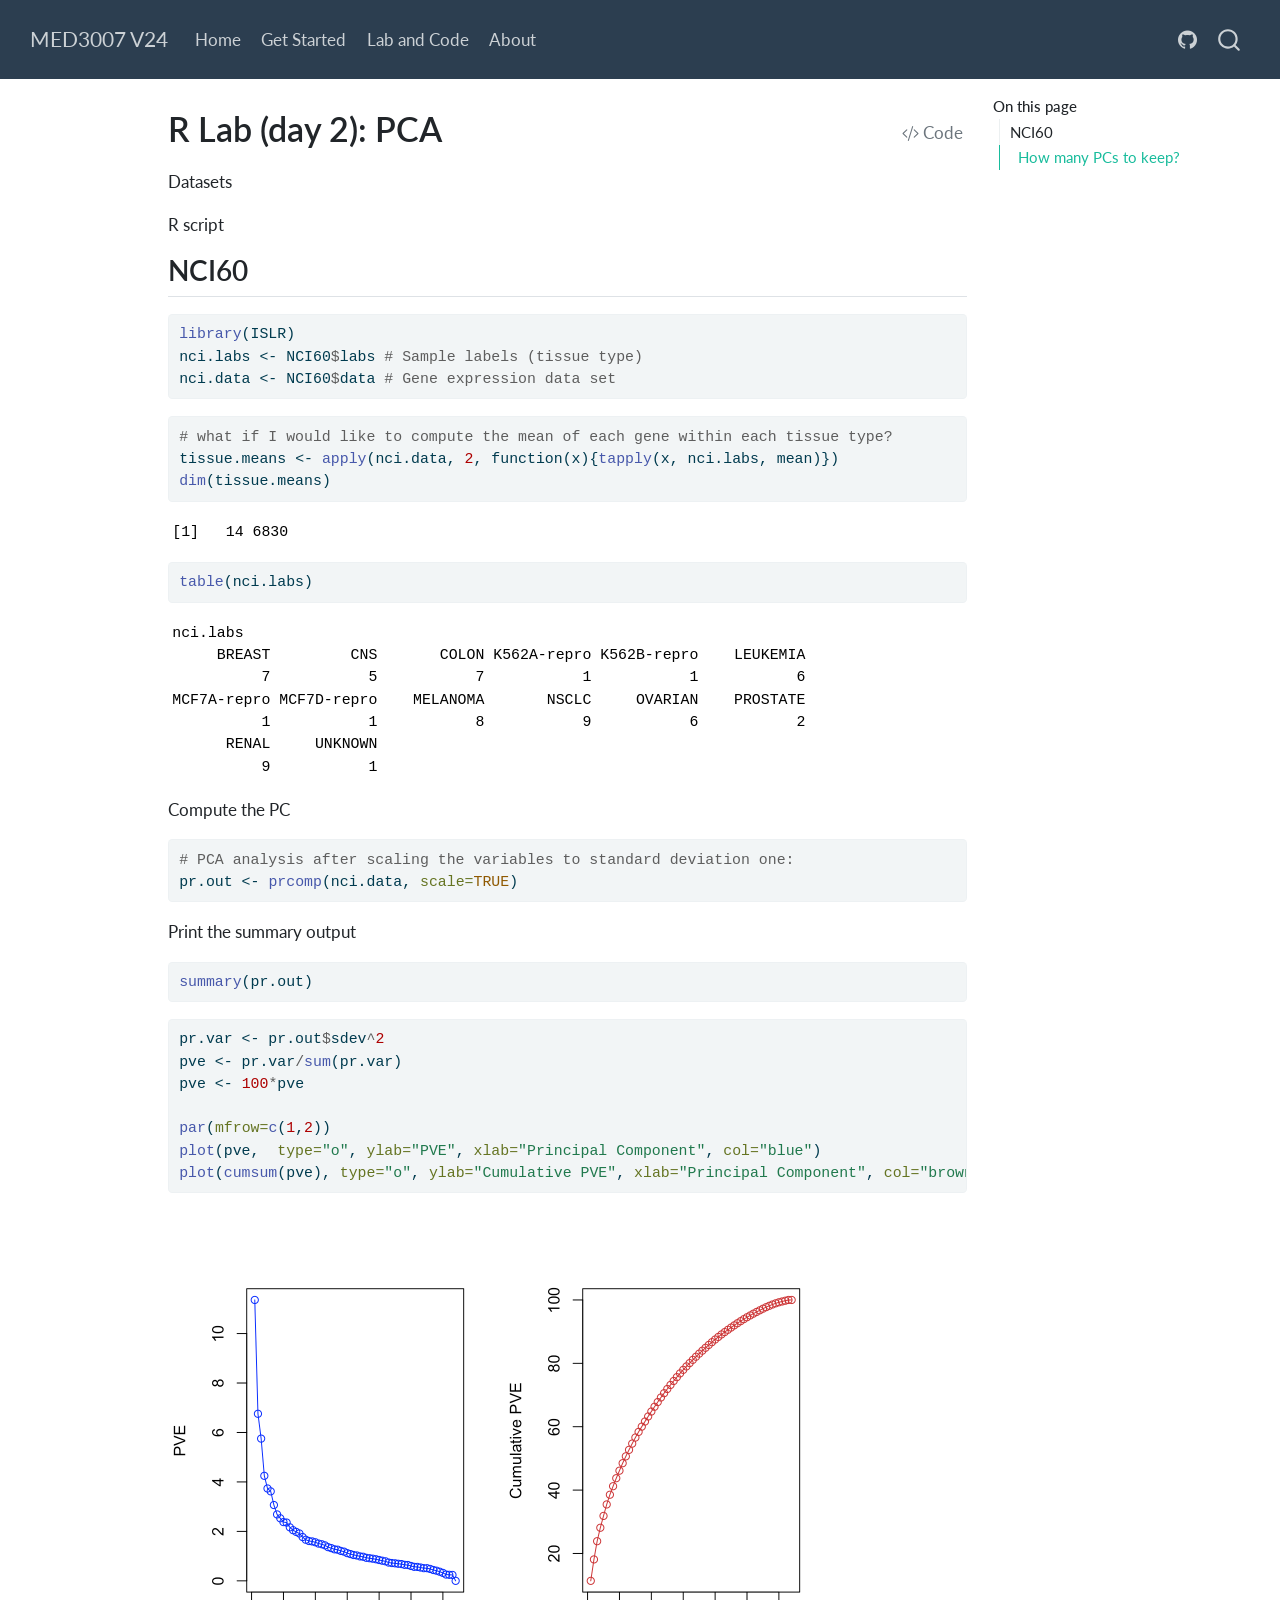
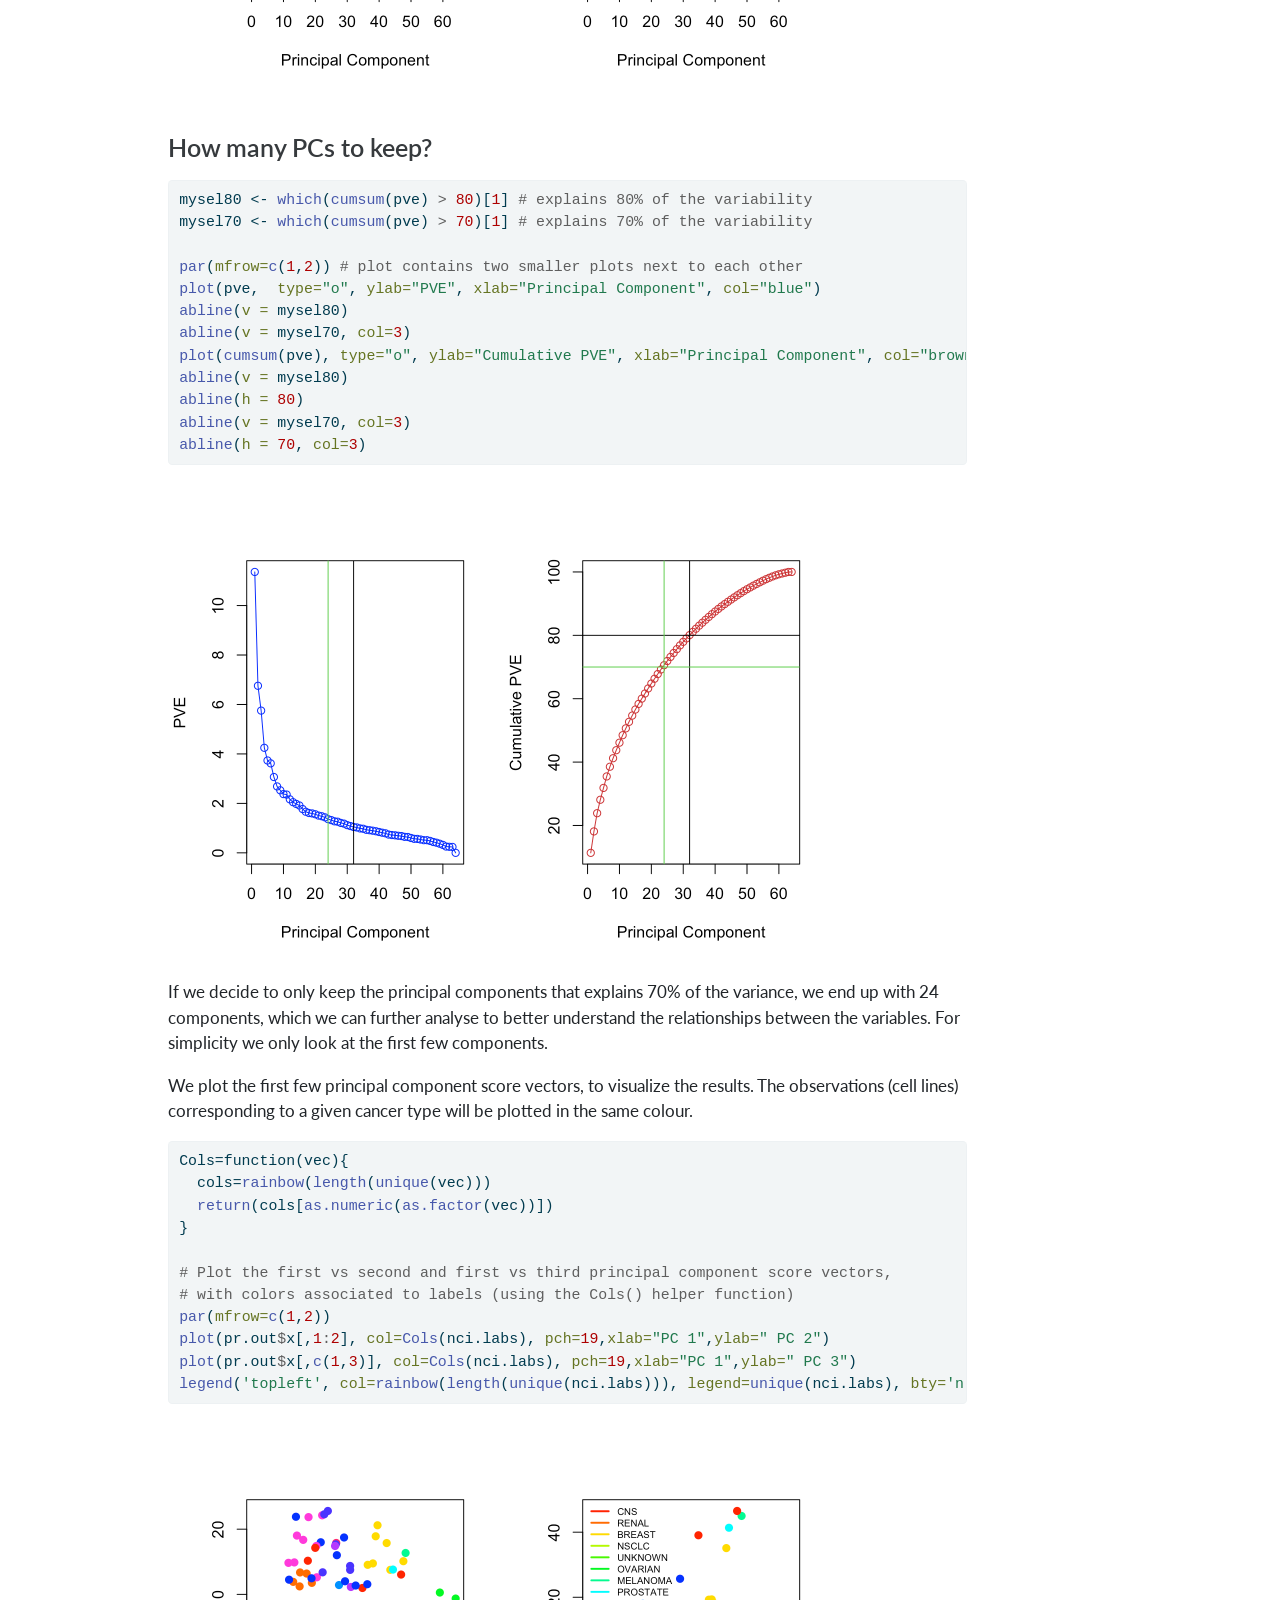
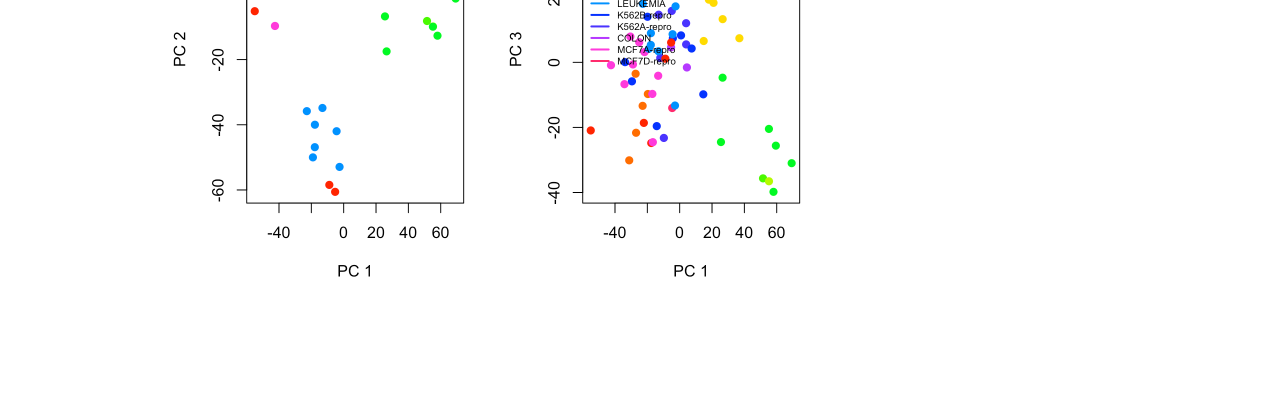
<file: docs/lab/lab_day2_pca.html>
<!DOCTYPE html>
<html xmlns="http://www.w3.org/1999/xhtml" lang="en" xml:lang="en"><head>

<meta charset="utf-8">
<meta name="generator" content="quarto-1.3.450">

<meta name="viewport" content="width=device-width, initial-scale=1.0, user-scalable=yes">


<title>MED3007 V24 - R Lab (day 2): PCA</title>
<style>
code{white-space: pre-wrap;}
span.smallcaps{font-variant: small-caps;}
div.columns{display: flex; gap: min(4vw, 1.5em);}
div.column{flex: auto; overflow-x: auto;}
div.hanging-indent{margin-left: 1.5em; text-indent: -1.5em;}
ul.task-list{list-style: none;}
ul.task-list li input[type="checkbox"] {
  width: 0.8em;
  margin: 0 0.8em 0.2em -1em; /* quarto-specific, see https://github.com/quarto-dev/quarto-cli/issues/4556 */ 
  vertical-align: middle;
}
/* CSS for syntax highlighting */
pre > code.sourceCode { white-space: pre; position: relative; }
pre > code.sourceCode > span { display: inline-block; line-height: 1.25; }
pre > code.sourceCode > span:empty { height: 1.2em; }
.sourceCode { overflow: visible; }
code.sourceCode > span { color: inherit; text-decoration: inherit; }
div.sourceCode { margin: 1em 0; }
pre.sourceCode { margin: 0; }
@media screen {
div.sourceCode { overflow: auto; }
}
@media print {
pre > code.sourceCode { white-space: pre-wrap; }
pre > code.sourceCode > span { text-indent: -5em; padding-left: 5em; }
}
pre.numberSource code
  { counter-reset: source-line 0; }
pre.numberSource code > span
  { position: relative; left: -4em; counter-increment: source-line; }
pre.numberSource code > span > a:first-child::before
  { content: counter(source-line);
    position: relative; left: -1em; text-align: right; vertical-align: baseline;
    border: none; display: inline-block;
    -webkit-touch-callout: none; -webkit-user-select: none;
    -khtml-user-select: none; -moz-user-select: none;
    -ms-user-select: none; user-select: none;
    padding: 0 4px; width: 4em;
  }
pre.numberSource { margin-left: 3em;  padding-left: 4px; }
div.sourceCode
  {   }
@media screen {
pre > code.sourceCode > span > a:first-child::before { text-decoration: underline; }
}
</style>


<script src="../site_libs/quarto-nav/quarto-nav.js"></script>
<script src="../site_libs/quarto-nav/headroom.min.js"></script>
<script src="../site_libs/clipboard/clipboard.min.js"></script>
<script src="../site_libs/quarto-search/autocomplete.umd.js"></script>
<script src="../site_libs/quarto-search/fuse.min.js"></script>
<script src="../site_libs/quarto-search/quarto-search.js"></script>
<meta name="quarto:offset" content="../">
<script src="../site_libs/quarto-html/quarto.js"></script>
<script src="../site_libs/quarto-html/popper.min.js"></script>
<script src="../site_libs/quarto-html/tippy.umd.min.js"></script>
<script src="../site_libs/quarto-html/anchor.min.js"></script>
<link href="../site_libs/quarto-html/tippy.css" rel="stylesheet">
<link href="../site_libs/quarto-html/quarto-syntax-highlighting.css" rel="stylesheet" id="quarto-text-highlighting-styles">
<script src="../site_libs/bootstrap/bootstrap.min.js"></script>
<link href="../site_libs/bootstrap/bootstrap-icons.css" rel="stylesheet">
<link href="../site_libs/bootstrap/bootstrap.min.css" rel="stylesheet" id="quarto-bootstrap" data-mode="light">
<script id="quarto-search-options" type="application/json">{
  "location": "navbar",
  "copy-button": false,
  "collapse-after": 3,
  "panel-placement": "end",
  "type": "overlay",
  "limit": 20,
  "language": {
    "search-no-results-text": "No results",
    "search-matching-documents-text": "matching documents",
    "search-copy-link-title": "Copy link to search",
    "search-hide-matches-text": "Hide additional matches",
    "search-more-match-text": "more match in this document",
    "search-more-matches-text": "more matches in this document",
    "search-clear-button-title": "Clear",
    "search-detached-cancel-button-title": "Cancel",
    "search-submit-button-title": "Submit",
    "search-label": "Search"
  }
}</script>


</head>

<body class="nav-fixed">

<div id="quarto-search-results"></div>
  <header id="quarto-header" class="headroom fixed-top">
    <nav class="navbar navbar-expand-lg navbar-dark ">
      <div class="navbar-container container-fluid">
      <div class="navbar-brand-container">
    <a class="navbar-brand" href="../index.html">
    <span class="navbar-title">MED3007 V24</span>
    </a>
  </div>
            <div id="quarto-search" class="" title="Search"></div>
          <button class="navbar-toggler" type="button" data-bs-toggle="collapse" data-bs-target="#navbarCollapse" aria-controls="navbarCollapse" aria-expanded="false" aria-label="Toggle navigation" onclick="if (window.quartoToggleHeadroom) { window.quartoToggleHeadroom(); }">
  <span class="navbar-toggler-icon"></span>
</button>
          <div class="collapse navbar-collapse" id="navbarCollapse">
            <ul class="navbar-nav navbar-nav-scroll me-auto">
  <li class="nav-item">
    <a class="nav-link" href="../index.html" rel="" target="">
 <span class="menu-text">Home</span></a>
  </li>  
  <li class="nav-item">
    <a class="nav-link" href="../get_started/get_started.html" rel="" target="">
 <span class="menu-text">Get Started</span></a>
  </li>  
  <li class="nav-item">
    <a class="nav-link" href="../lab/overview.html" rel="" target="">
 <span class="menu-text">Lab and Code</span></a>
  </li>  
  <li class="nav-item">
    <a class="nav-link" href="../about.html" rel="" target="">
 <span class="menu-text">About</span></a>
  </li>  
</ul>
            <ul class="navbar-nav navbar-nav-scroll ms-auto">
  <li class="nav-item compact">
    <a class="nav-link" href="https://github.com/ocbe-uio/course_med3007" rel="" target=""><i class="bi bi-github" role="img">
</i> 
 <span class="menu-text"></span></a>
  </li>  
</ul>
            <div class="quarto-navbar-tools">
</div>
          </div> <!-- /navcollapse -->
      </div> <!-- /container-fluid -->
    </nav>
</header>
<!-- content -->
<div id="quarto-content" class="quarto-container page-columns page-rows-contents page-layout-article page-navbar">
<!-- sidebar -->
<!-- margin-sidebar -->
    <div id="quarto-margin-sidebar" class="sidebar margin-sidebar">
        <nav id="TOC" role="doc-toc" class="toc-active">
    <h2 id="toc-title">On this page</h2>
   
  <ul>
  <li><a href="#nci60" id="toc-nci60" class="nav-link active" data-scroll-target="#nci60">NCI60</a>
  <ul class="collapse">
  <li><a href="#how-many-pcs-to-keep" id="toc-how-many-pcs-to-keep" class="nav-link" data-scroll-target="#how-many-pcs-to-keep">How many PCs to keep?</a></li>
  </ul></li>
  </ul>
</nav>
    </div>
<!-- main -->
<main class="content" id="quarto-document-content">

<header id="title-block-header" class="quarto-title-block default">
<div class="quarto-title">
<div class="quarto-title-block"><div><h1 class="title">R Lab (day 2): PCA</h1><button type="button" class="btn code-tools-button" id="quarto-code-tools-source"><i class="bi"></i> Code</button></div></div>
</div>



<div class="quarto-title-meta">

    
  
    
  </div>
  

</header>

<p>Datasets</p>
<p>R script</p>
<section id="nci60" class="level2">
<h2 class="anchored" data-anchor-id="nci60">NCI60</h2>
<div class="cell">
<div class="sourceCode cell-code" id="cb1"><pre class="sourceCode r code-with-copy"><code class="sourceCode r"><span id="cb1-1"><a href="#cb1-1" aria-hidden="true" tabindex="-1"></a><span class="fu">library</span>(ISLR)</span>
<span id="cb1-2"><a href="#cb1-2" aria-hidden="true" tabindex="-1"></a>nci.labs <span class="ot">&lt;-</span> NCI60<span class="sc">$</span>labs <span class="co"># Sample labels (tissue type)</span></span>
<span id="cb1-3"><a href="#cb1-3" aria-hidden="true" tabindex="-1"></a>nci.data <span class="ot">&lt;-</span> NCI60<span class="sc">$</span>data <span class="co"># Gene expression data set</span></span></code><button title="Copy to Clipboard" class="code-copy-button"><i class="bi"></i></button></pre></div>
</div>
<div class="cell">
<div class="sourceCode cell-code" id="cb2"><pre class="sourceCode r code-with-copy"><code class="sourceCode r"><span id="cb2-1"><a href="#cb2-1" aria-hidden="true" tabindex="-1"></a><span class="co"># what if I would like to compute the mean of each gene within each tissue type?</span></span>
<span id="cb2-2"><a href="#cb2-2" aria-hidden="true" tabindex="-1"></a>tissue.means <span class="ot">&lt;-</span> <span class="fu">apply</span>(nci.data, <span class="dv">2</span>, <span class="cf">function</span>(x){<span class="fu">tapply</span>(x, nci.labs, mean)})</span>
<span id="cb2-3"><a href="#cb2-3" aria-hidden="true" tabindex="-1"></a><span class="fu">dim</span>(tissue.means)</span></code><button title="Copy to Clipboard" class="code-copy-button"><i class="bi"></i></button></pre></div>
<div class="cell-output cell-output-stdout">
<pre><code>[1]   14 6830</code></pre>
</div>
<div class="sourceCode cell-code" id="cb4"><pre class="sourceCode r code-with-copy"><code class="sourceCode r"><span id="cb4-1"><a href="#cb4-1" aria-hidden="true" tabindex="-1"></a><span class="fu">table</span>(nci.labs)</span></code><button title="Copy to Clipboard" class="code-copy-button"><i class="bi"></i></button></pre></div>
<div class="cell-output cell-output-stdout">
<pre><code>nci.labs
     BREAST         CNS       COLON K562A-repro K562B-repro    LEUKEMIA 
          7           5           7           1           1           6 
MCF7A-repro MCF7D-repro    MELANOMA       NSCLC     OVARIAN    PROSTATE 
          1           1           8           9           6           2 
      RENAL     UNKNOWN 
          9           1 </code></pre>
</div>
</div>
<p>Compute the PC</p>
<div class="cell">
<div class="sourceCode cell-code" id="cb6"><pre class="sourceCode r code-with-copy"><code class="sourceCode r"><span id="cb6-1"><a href="#cb6-1" aria-hidden="true" tabindex="-1"></a><span class="co"># PCA analysis after scaling the variables to standard deviation one:</span></span>
<span id="cb6-2"><a href="#cb6-2" aria-hidden="true" tabindex="-1"></a>pr.out <span class="ot">&lt;-</span> <span class="fu">prcomp</span>(nci.data, <span class="at">scale=</span><span class="cn">TRUE</span>)</span></code><button title="Copy to Clipboard" class="code-copy-button"><i class="bi"></i></button></pre></div>
</div>
<p>Print the summary output</p>
<div class="cell">
<div class="sourceCode cell-code" id="cb7"><pre class="sourceCode r code-with-copy"><code class="sourceCode r"><span id="cb7-1"><a href="#cb7-1" aria-hidden="true" tabindex="-1"></a><span class="fu">summary</span>(pr.out)</span></code><button title="Copy to Clipboard" class="code-copy-button"><i class="bi"></i></button></pre></div>
</div>
<div class="cell">
<div class="sourceCode cell-code" id="cb8"><pre class="sourceCode r code-with-copy"><code class="sourceCode r"><span id="cb8-1"><a href="#cb8-1" aria-hidden="true" tabindex="-1"></a>pr.var <span class="ot">&lt;-</span> pr.out<span class="sc">$</span>sdev<span class="sc">^</span><span class="dv">2</span></span>
<span id="cb8-2"><a href="#cb8-2" aria-hidden="true" tabindex="-1"></a>pve <span class="ot">&lt;-</span> pr.var<span class="sc">/</span><span class="fu">sum</span>(pr.var)</span>
<span id="cb8-3"><a href="#cb8-3" aria-hidden="true" tabindex="-1"></a>pve <span class="ot">&lt;-</span> <span class="dv">100</span><span class="sc">*</span>pve</span>
<span id="cb8-4"><a href="#cb8-4" aria-hidden="true" tabindex="-1"></a></span>
<span id="cb8-5"><a href="#cb8-5" aria-hidden="true" tabindex="-1"></a><span class="fu">par</span>(<span class="at">mfrow=</span><span class="fu">c</span>(<span class="dv">1</span>,<span class="dv">2</span>))</span>
<span id="cb8-6"><a href="#cb8-6" aria-hidden="true" tabindex="-1"></a><span class="fu">plot</span>(pve,  <span class="at">type=</span><span class="st">"o"</span>, <span class="at">ylab=</span><span class="st">"PVE"</span>, <span class="at">xlab=</span><span class="st">"Principal Component"</span>, <span class="at">col=</span><span class="st">"blue"</span>)</span>
<span id="cb8-7"><a href="#cb8-7" aria-hidden="true" tabindex="-1"></a><span class="fu">plot</span>(<span class="fu">cumsum</span>(pve), <span class="at">type=</span><span class="st">"o"</span>, <span class="at">ylab=</span><span class="st">"Cumulative PVE"</span>, <span class="at">xlab=</span><span class="st">"Principal Component"</span>, <span class="at">col=</span><span class="st">"brown3"</span>)</span></code><button title="Copy to Clipboard" class="code-copy-button"><i class="bi"></i></button></pre></div>
<div class="cell-output-display">
<p><img src="lab_day2_pca_files/figure-html/pca-nci-plotpc-1.png" class="img-fluid" width="672"></p>
</div>
</div>
<section id="how-many-pcs-to-keep" class="level3">
<h3 class="anchored" data-anchor-id="how-many-pcs-to-keep">How many PCs to keep?</h3>
<div class="cell">
<div class="sourceCode cell-code" id="cb9"><pre class="sourceCode r code-with-copy"><code class="sourceCode r"><span id="cb9-1"><a href="#cb9-1" aria-hidden="true" tabindex="-1"></a>mysel80 <span class="ot">&lt;-</span> <span class="fu">which</span>(<span class="fu">cumsum</span>(pve) <span class="sc">&gt;</span> <span class="dv">80</span>)[<span class="dv">1</span>] <span class="co"># explains 80% of the variability</span></span>
<span id="cb9-2"><a href="#cb9-2" aria-hidden="true" tabindex="-1"></a>mysel70 <span class="ot">&lt;-</span> <span class="fu">which</span>(<span class="fu">cumsum</span>(pve) <span class="sc">&gt;</span> <span class="dv">70</span>)[<span class="dv">1</span>] <span class="co"># explains 70% of the variability</span></span>
<span id="cb9-3"><a href="#cb9-3" aria-hidden="true" tabindex="-1"></a></span>
<span id="cb9-4"><a href="#cb9-4" aria-hidden="true" tabindex="-1"></a><span class="fu">par</span>(<span class="at">mfrow=</span><span class="fu">c</span>(<span class="dv">1</span>,<span class="dv">2</span>)) <span class="co"># plot contains two smaller plots next to each other</span></span>
<span id="cb9-5"><a href="#cb9-5" aria-hidden="true" tabindex="-1"></a><span class="fu">plot</span>(pve,  <span class="at">type=</span><span class="st">"o"</span>, <span class="at">ylab=</span><span class="st">"PVE"</span>, <span class="at">xlab=</span><span class="st">"Principal Component"</span>, <span class="at">col=</span><span class="st">"blue"</span>)</span>
<span id="cb9-6"><a href="#cb9-6" aria-hidden="true" tabindex="-1"></a><span class="fu">abline</span>(<span class="at">v =</span> mysel80)</span>
<span id="cb9-7"><a href="#cb9-7" aria-hidden="true" tabindex="-1"></a><span class="fu">abline</span>(<span class="at">v =</span> mysel70, <span class="at">col=</span><span class="dv">3</span>)</span>
<span id="cb9-8"><a href="#cb9-8" aria-hidden="true" tabindex="-1"></a><span class="fu">plot</span>(<span class="fu">cumsum</span>(pve), <span class="at">type=</span><span class="st">"o"</span>, <span class="at">ylab=</span><span class="st">"Cumulative PVE"</span>, <span class="at">xlab=</span><span class="st">"Principal Component"</span>, <span class="at">col=</span><span class="st">"brown3"</span>)</span>
<span id="cb9-9"><a href="#cb9-9" aria-hidden="true" tabindex="-1"></a><span class="fu">abline</span>(<span class="at">v =</span> mysel80)</span>
<span id="cb9-10"><a href="#cb9-10" aria-hidden="true" tabindex="-1"></a><span class="fu">abline</span>(<span class="at">h =</span> <span class="dv">80</span>)</span>
<span id="cb9-11"><a href="#cb9-11" aria-hidden="true" tabindex="-1"></a><span class="fu">abline</span>(<span class="at">v =</span> mysel70, <span class="at">col=</span><span class="dv">3</span>)</span>
<span id="cb9-12"><a href="#cb9-12" aria-hidden="true" tabindex="-1"></a><span class="fu">abline</span>(<span class="at">h =</span> <span class="dv">70</span>, <span class="at">col=</span><span class="dv">3</span>)</span></code><button title="Copy to Clipboard" class="code-copy-button"><i class="bi"></i></button></pre></div>
<div class="cell-output-display">
<p><img src="lab_day2_pca_files/figure-html/pca-nci-keeppc-1.png" class="img-fluid" width="672"></p>
</div>
</div>
<p>If we decide to only keep the principal components that explains 70% of the variance, we end up with 24 components, which we can further analyse to better understand the relationships between the variables. For simplicity we only look at the first few components.</p>
<p>We plot the first few principal component score vectors, to visualize the results. The observations (cell lines) corresponding to a given cancer type will be plotted in the same colour.</p>
<div class="cell">
<div class="sourceCode cell-code" id="cb10"><pre class="sourceCode r code-with-copy"><code class="sourceCode r"><span id="cb10-1"><a href="#cb10-1" aria-hidden="true" tabindex="-1"></a>Cols<span class="ot">=</span><span class="cf">function</span>(vec){</span>
<span id="cb10-2"><a href="#cb10-2" aria-hidden="true" tabindex="-1"></a>  cols<span class="ot">=</span><span class="fu">rainbow</span>(<span class="fu">length</span>(<span class="fu">unique</span>(vec)))</span>
<span id="cb10-3"><a href="#cb10-3" aria-hidden="true" tabindex="-1"></a>  <span class="fu">return</span>(cols[<span class="fu">as.numeric</span>(<span class="fu">as.factor</span>(vec))])</span>
<span id="cb10-4"><a href="#cb10-4" aria-hidden="true" tabindex="-1"></a>}</span>
<span id="cb10-5"><a href="#cb10-5" aria-hidden="true" tabindex="-1"></a></span>
<span id="cb10-6"><a href="#cb10-6" aria-hidden="true" tabindex="-1"></a><span class="co"># Plot the first vs second and first vs third principal component score vectors,</span></span>
<span id="cb10-7"><a href="#cb10-7" aria-hidden="true" tabindex="-1"></a><span class="co"># with colors associated to labels (using the Cols() helper function)</span></span>
<span id="cb10-8"><a href="#cb10-8" aria-hidden="true" tabindex="-1"></a><span class="fu">par</span>(<span class="at">mfrow=</span><span class="fu">c</span>(<span class="dv">1</span>,<span class="dv">2</span>))</span>
<span id="cb10-9"><a href="#cb10-9" aria-hidden="true" tabindex="-1"></a><span class="fu">plot</span>(pr.out<span class="sc">$</span>x[,<span class="dv">1</span><span class="sc">:</span><span class="dv">2</span>], <span class="at">col=</span><span class="fu">Cols</span>(nci.labs), <span class="at">pch=</span><span class="dv">19</span>,<span class="at">xlab=</span><span class="st">"PC 1"</span>,<span class="at">ylab=</span><span class="st">" PC 2"</span>)</span>
<span id="cb10-10"><a href="#cb10-10" aria-hidden="true" tabindex="-1"></a><span class="fu">plot</span>(pr.out<span class="sc">$</span>x[,<span class="fu">c</span>(<span class="dv">1</span>,<span class="dv">3</span>)], <span class="at">col=</span><span class="fu">Cols</span>(nci.labs), <span class="at">pch=</span><span class="dv">19</span>,<span class="at">xlab=</span><span class="st">"PC 1"</span>,<span class="at">ylab=</span><span class="st">" PC 3"</span>)</span>
<span id="cb10-11"><a href="#cb10-11" aria-hidden="true" tabindex="-1"></a><span class="fu">legend</span>(<span class="st">'topleft'</span>, <span class="at">col=</span><span class="fu">rainbow</span>(<span class="fu">length</span>(<span class="fu">unique</span>(nci.labs))), <span class="at">legend=</span><span class="fu">unique</span>(nci.labs), <span class="at">bty=</span><span class="st">'n'</span>, <span class="at">lwd=</span><span class="dv">2</span>, <span class="at">cex=</span>.<span class="dv">6</span>)</span></code><button title="Copy to Clipboard" class="code-copy-button"><i class="bi"></i></button></pre></div>
<div class="cell-output-display">
<p><img src="lab_day2_pca_files/figure-html/pca-nci-plot2-1.png" class="img-fluid" width="672"></p>
</div>
</div>


<!-- -->

</section>
</section>

</main> <!-- /main -->
<script id="quarto-html-after-body" type="application/javascript">
window.document.addEventListener("DOMContentLoaded", function (event) {
  const toggleBodyColorMode = (bsSheetEl) => {
    const mode = bsSheetEl.getAttribute("data-mode");
    const bodyEl = window.document.querySelector("body");
    if (mode === "dark") {
      bodyEl.classList.add("quarto-dark");
      bodyEl.classList.remove("quarto-light");
    } else {
      bodyEl.classList.add("quarto-light");
      bodyEl.classList.remove("quarto-dark");
    }
  }
  const toggleBodyColorPrimary = () => {
    const bsSheetEl = window.document.querySelector("link#quarto-bootstrap");
    if (bsSheetEl) {
      toggleBodyColorMode(bsSheetEl);
    }
  }
  toggleBodyColorPrimary();  
  const icon = "";
  const anchorJS = new window.AnchorJS();
  anchorJS.options = {
    placement: 'right',
    icon: icon
  };
  anchorJS.add('.anchored');
  const isCodeAnnotation = (el) => {
    for (const clz of el.classList) {
      if (clz.startsWith('code-annotation-')) {                     
        return true;
      }
    }
    return false;
  }
  const clipboard = new window.ClipboardJS('.code-copy-button', {
    text: function(trigger) {
      const codeEl = trigger.previousElementSibling.cloneNode(true);
      for (const childEl of codeEl.children) {
        if (isCodeAnnotation(childEl)) {
          childEl.remove();
        }
      }
      return codeEl.innerText;
    }
  });
  clipboard.on('success', function(e) {
    // button target
    const button = e.trigger;
    // don't keep focus
    button.blur();
    // flash "checked"
    button.classList.add('code-copy-button-checked');
    var currentTitle = button.getAttribute("title");
    button.setAttribute("title", "Copied!");
    let tooltip;
    if (window.bootstrap) {
      button.setAttribute("data-bs-toggle", "tooltip");
      button.setAttribute("data-bs-placement", "left");
      button.setAttribute("data-bs-title", "Copied!");
      tooltip = new bootstrap.Tooltip(button, 
        { trigger: "manual", 
          customClass: "code-copy-button-tooltip",
          offset: [0, -8]});
      tooltip.show();    
    }
    setTimeout(function() {
      if (tooltip) {
        tooltip.hide();
        button.removeAttribute("data-bs-title");
        button.removeAttribute("data-bs-toggle");
        button.removeAttribute("data-bs-placement");
      }
      button.setAttribute("title", currentTitle);
      button.classList.remove('code-copy-button-checked');
    }, 1000);
    // clear code selection
    e.clearSelection();
  });
  const viewSource = window.document.getElementById('quarto-view-source') ||
                     window.document.getElementById('quarto-code-tools-source');
  if (viewSource) {
    const sourceUrl = viewSource.getAttribute("data-quarto-source-url");
    viewSource.addEventListener("click", function(e) {
      if (sourceUrl) {
        // rstudio viewer pane
        if (/\bcapabilities=\b/.test(window.location)) {
          window.open(sourceUrl);
        } else {
          window.location.href = sourceUrl;
        }
      } else {
        const modal = new bootstrap.Modal(document.getElementById('quarto-embedded-source-code-modal'));
        modal.show();
      }
      return false;
    });
  }
  function toggleCodeHandler(show) {
    return function(e) {
      const detailsSrc = window.document.querySelectorAll(".cell > details > .sourceCode");
      for (let i=0; i<detailsSrc.length; i++) {
        const details = detailsSrc[i].parentElement;
        if (show) {
          details.open = true;
        } else {
          details.removeAttribute("open");
        }
      }
      const cellCodeDivs = window.document.querySelectorAll(".cell > .sourceCode");
      const fromCls = show ? "hidden" : "unhidden";
      const toCls = show ? "unhidden" : "hidden";
      for (let i=0; i<cellCodeDivs.length; i++) {
        const codeDiv = cellCodeDivs[i];
        if (codeDiv.classList.contains(fromCls)) {
          codeDiv.classList.remove(fromCls);
          codeDiv.classList.add(toCls);
        } 
      }
      return false;
    }
  }
  const hideAllCode = window.document.getElementById("quarto-hide-all-code");
  if (hideAllCode) {
    hideAllCode.addEventListener("click", toggleCodeHandler(false));
  }
  const showAllCode = window.document.getElementById("quarto-show-all-code");
  if (showAllCode) {
    showAllCode.addEventListener("click", toggleCodeHandler(true));
  }
  function tippyHover(el, contentFn) {
    const config = {
      allowHTML: true,
      content: contentFn,
      maxWidth: 500,
      delay: 100,
      arrow: false,
      appendTo: function(el) {
          return el.parentElement;
      },
      interactive: true,
      interactiveBorder: 10,
      theme: 'quarto',
      placement: 'bottom-start'
    };
    window.tippy(el, config); 
  }
  const noterefs = window.document.querySelectorAll('a[role="doc-noteref"]');
  for (var i=0; i<noterefs.length; i++) {
    const ref = noterefs[i];
    tippyHover(ref, function() {
      // use id or data attribute instead here
      let href = ref.getAttribute('data-footnote-href') || ref.getAttribute('href');
      try { href = new URL(href).hash; } catch {}
      const id = href.replace(/^#\/?/, "");
      const note = window.document.getElementById(id);
      return note.innerHTML;
    });
  }
      let selectedAnnoteEl;
      const selectorForAnnotation = ( cell, annotation) => {
        let cellAttr = 'data-code-cell="' + cell + '"';
        let lineAttr = 'data-code-annotation="' +  annotation + '"';
        const selector = 'span[' + cellAttr + '][' + lineAttr + ']';
        return selector;
      }
      const selectCodeLines = (annoteEl) => {
        const doc = window.document;
        const targetCell = annoteEl.getAttribute("data-target-cell");
        const targetAnnotation = annoteEl.getAttribute("data-target-annotation");
        const annoteSpan = window.document.querySelector(selectorForAnnotation(targetCell, targetAnnotation));
        const lines = annoteSpan.getAttribute("data-code-lines").split(",");
        const lineIds = lines.map((line) => {
          return targetCell + "-" + line;
        })
        let top = null;
        let height = null;
        let parent = null;
        if (lineIds.length > 0) {
            //compute the position of the single el (top and bottom and make a div)
            const el = window.document.getElementById(lineIds[0]);
            top = el.offsetTop;
            height = el.offsetHeight;
            parent = el.parentElement.parentElement;
          if (lineIds.length > 1) {
            const lastEl = window.document.getElementById(lineIds[lineIds.length - 1]);
            const bottom = lastEl.offsetTop + lastEl.offsetHeight;
            height = bottom - top;
          }
          if (top !== null && height !== null && parent !== null) {
            // cook up a div (if necessary) and position it 
            let div = window.document.getElementById("code-annotation-line-highlight");
            if (div === null) {
              div = window.document.createElement("div");
              div.setAttribute("id", "code-annotation-line-highlight");
              div.style.position = 'absolute';
              parent.appendChild(div);
            }
            div.style.top = top - 2 + "px";
            div.style.height = height + 4 + "px";
            let gutterDiv = window.document.getElementById("code-annotation-line-highlight-gutter");
            if (gutterDiv === null) {
              gutterDiv = window.document.createElement("div");
              gutterDiv.setAttribute("id", "code-annotation-line-highlight-gutter");
              gutterDiv.style.position = 'absolute';
              const codeCell = window.document.getElementById(targetCell);
              const gutter = codeCell.querySelector('.code-annotation-gutter');
              gutter.appendChild(gutterDiv);
            }
            gutterDiv.style.top = top - 2 + "px";
            gutterDiv.style.height = height + 4 + "px";
          }
          selectedAnnoteEl = annoteEl;
        }
      };
      const unselectCodeLines = () => {
        const elementsIds = ["code-annotation-line-highlight", "code-annotation-line-highlight-gutter"];
        elementsIds.forEach((elId) => {
          const div = window.document.getElementById(elId);
          if (div) {
            div.remove();
          }
        });
        selectedAnnoteEl = undefined;
      };
      // Attach click handler to the DT
      const annoteDls = window.document.querySelectorAll('dt[data-target-cell]');
      for (const annoteDlNode of annoteDls) {
        annoteDlNode.addEventListener('click', (event) => {
          const clickedEl = event.target;
          if (clickedEl !== selectedAnnoteEl) {
            unselectCodeLines();
            const activeEl = window.document.querySelector('dt[data-target-cell].code-annotation-active');
            if (activeEl) {
              activeEl.classList.remove('code-annotation-active');
            }
            selectCodeLines(clickedEl);
            clickedEl.classList.add('code-annotation-active');
          } else {
            // Unselect the line
            unselectCodeLines();
            clickedEl.classList.remove('code-annotation-active');
          }
        });
      }
  const findCites = (el) => {
    const parentEl = el.parentElement;
    if (parentEl) {
      const cites = parentEl.dataset.cites;
      if (cites) {
        return {
          el,
          cites: cites.split(' ')
        };
      } else {
        return findCites(el.parentElement)
      }
    } else {
      return undefined;
    }
  };
  var bibliorefs = window.document.querySelectorAll('a[role="doc-biblioref"]');
  for (var i=0; i<bibliorefs.length; i++) {
    const ref = bibliorefs[i];
    const citeInfo = findCites(ref);
    if (citeInfo) {
      tippyHover(citeInfo.el, function() {
        var popup = window.document.createElement('div');
        citeInfo.cites.forEach(function(cite) {
          var citeDiv = window.document.createElement('div');
          citeDiv.classList.add('hanging-indent');
          citeDiv.classList.add('csl-entry');
          var biblioDiv = window.document.getElementById('ref-' + cite);
          if (biblioDiv) {
            citeDiv.innerHTML = biblioDiv.innerHTML;
          }
          popup.appendChild(citeDiv);
        });
        return popup.innerHTML;
      });
    }
  }
});
</script><div class="modal fade" id="quarto-embedded-source-code-modal" tabindex="-1" aria-labelledby="quarto-embedded-source-code-modal-label" aria-hidden="true"><div class="modal-dialog modal-dialog-scrollable"><div class="modal-content"><div class="modal-header"><h5 class="modal-title" id="quarto-embedded-source-code-modal-label">Source Code</h5><button class="btn-close" data-bs-dismiss="modal"></button></div><div class="modal-body"><div class="">
<div class="sourceCode" id="cb11" data-shortcodes="false"><pre class="sourceCode markdown code-with-copy"><code class="sourceCode markdown"><span id="cb11-1"><a href="#cb11-1" aria-hidden="true" tabindex="-1"></a><span class="co">---</span></span>
<span id="cb11-2"><a href="#cb11-2" aria-hidden="true" tabindex="-1"></a><span class="an">title:</span><span class="co"> "R Lab (day 2): PCA"</span></span>
<span id="cb11-3"><a href="#cb11-3" aria-hidden="true" tabindex="-1"></a><span class="an">format:</span><span class="co"> </span></span>
<span id="cb11-4"><a href="#cb11-4" aria-hidden="true" tabindex="-1"></a><span class="co">  html:</span></span>
<span id="cb11-5"><a href="#cb11-5" aria-hidden="true" tabindex="-1"></a><span class="co">    code-fold: false</span></span>
<span id="cb11-6"><a href="#cb11-6" aria-hidden="true" tabindex="-1"></a><span class="co">    code-tools: true</span></span>
<span id="cb11-7"><a href="#cb11-7" aria-hidden="true" tabindex="-1"></a><span class="co">---</span></span>
<span id="cb11-8"><a href="#cb11-8" aria-hidden="true" tabindex="-1"></a></span>
<span id="cb11-9"><a href="#cb11-9" aria-hidden="true" tabindex="-1"></a>Datasets</span>
<span id="cb11-10"><a href="#cb11-10" aria-hidden="true" tabindex="-1"></a></span>
<span id="cb11-11"><a href="#cb11-11" aria-hidden="true" tabindex="-1"></a>R script</span>
<span id="cb11-12"><a href="#cb11-12" aria-hidden="true" tabindex="-1"></a></span>
<span id="cb11-13"><a href="#cb11-13" aria-hidden="true" tabindex="-1"></a></span>
<span id="cb11-14"><a href="#cb11-14" aria-hidden="true" tabindex="-1"></a><span class="fu">## NCI60</span></span>
<span id="cb11-15"><a href="#cb11-15" aria-hidden="true" tabindex="-1"></a></span>
<span id="cb11-18"><a href="#cb11-18" aria-hidden="true" tabindex="-1"></a><span class="in">```{r}</span></span>
<span id="cb11-19"><a href="#cb11-19" aria-hidden="true" tabindex="-1"></a><span class="co">#| label: pca-nci-loaddata</span></span>
<span id="cb11-20"><a href="#cb11-20" aria-hidden="true" tabindex="-1"></a><span class="co">#| warning: false</span></span>
<span id="cb11-21"><a href="#cb11-21" aria-hidden="true" tabindex="-1"></a><span class="co">#| echo: true</span></span>
<span id="cb11-22"><a href="#cb11-22" aria-hidden="true" tabindex="-1"></a></span>
<span id="cb11-23"><a href="#cb11-23" aria-hidden="true" tabindex="-1"></a><span class="fu">library</span>(ISLR)</span>
<span id="cb11-24"><a href="#cb11-24" aria-hidden="true" tabindex="-1"></a>nci.labs <span class="ot">&lt;-</span> NCI60<span class="sc">$</span>labs <span class="co"># Sample labels (tissue type)</span></span>
<span id="cb11-25"><a href="#cb11-25" aria-hidden="true" tabindex="-1"></a>nci.data <span class="ot">&lt;-</span> NCI60<span class="sc">$</span>data <span class="co"># Gene expression data set</span></span>
<span id="cb11-26"><a href="#cb11-26" aria-hidden="true" tabindex="-1"></a><span class="in">```</span></span>
<span id="cb11-27"><a href="#cb11-27" aria-hidden="true" tabindex="-1"></a></span>
<span id="cb11-30"><a href="#cb11-30" aria-hidden="true" tabindex="-1"></a><span class="in">```{r}</span></span>
<span id="cb11-31"><a href="#cb11-31" aria-hidden="true" tabindex="-1"></a><span class="co">#| label: pca-nci-summary</span></span>
<span id="cb11-32"><a href="#cb11-32" aria-hidden="true" tabindex="-1"></a><span class="co">#| warning: false</span></span>
<span id="cb11-33"><a href="#cb11-33" aria-hidden="true" tabindex="-1"></a><span class="co">#| echo: true</span></span>
<span id="cb11-34"><a href="#cb11-34" aria-hidden="true" tabindex="-1"></a><span class="co"># what if I would like to compute the mean of each gene within each tissue type?</span></span>
<span id="cb11-35"><a href="#cb11-35" aria-hidden="true" tabindex="-1"></a>tissue.means <span class="ot">&lt;-</span> <span class="fu">apply</span>(nci.data, <span class="dv">2</span>, <span class="cf">function</span>(x){<span class="fu">tapply</span>(x, nci.labs, mean)})</span>
<span id="cb11-36"><a href="#cb11-36" aria-hidden="true" tabindex="-1"></a><span class="fu">dim</span>(tissue.means)</span>
<span id="cb11-37"><a href="#cb11-37" aria-hidden="true" tabindex="-1"></a><span class="fu">table</span>(nci.labs)</span>
<span id="cb11-38"><a href="#cb11-38" aria-hidden="true" tabindex="-1"></a><span class="in">```</span></span>
<span id="cb11-39"><a href="#cb11-39" aria-hidden="true" tabindex="-1"></a></span>
<span id="cb11-40"><a href="#cb11-40" aria-hidden="true" tabindex="-1"></a>Compute the PC</span>
<span id="cb11-41"><a href="#cb11-41" aria-hidden="true" tabindex="-1"></a></span>
<span id="cb11-44"><a href="#cb11-44" aria-hidden="true" tabindex="-1"></a><span class="in">```{r}</span></span>
<span id="cb11-45"><a href="#cb11-45" aria-hidden="true" tabindex="-1"></a><span class="co">#| label: pca-nci-pc</span></span>
<span id="cb11-46"><a href="#cb11-46" aria-hidden="true" tabindex="-1"></a><span class="co">#| warning: false</span></span>
<span id="cb11-47"><a href="#cb11-47" aria-hidden="true" tabindex="-1"></a><span class="co">#| echo: true</span></span>
<span id="cb11-48"><a href="#cb11-48" aria-hidden="true" tabindex="-1"></a><span class="co"># PCA analysis after scaling the variables to standard deviation one:</span></span>
<span id="cb11-49"><a href="#cb11-49" aria-hidden="true" tabindex="-1"></a>pr.out <span class="ot">&lt;-</span> <span class="fu">prcomp</span>(nci.data, <span class="at">scale=</span><span class="cn">TRUE</span>)</span>
<span id="cb11-50"><a href="#cb11-50" aria-hidden="true" tabindex="-1"></a><span class="in">```</span></span>
<span id="cb11-51"><a href="#cb11-51" aria-hidden="true" tabindex="-1"></a></span>
<span id="cb11-52"><a href="#cb11-52" aria-hidden="true" tabindex="-1"></a></span>
<span id="cb11-53"><a href="#cb11-53" aria-hidden="true" tabindex="-1"></a>Print the summary output</span>
<span id="cb11-54"><a href="#cb11-54" aria-hidden="true" tabindex="-1"></a> </span>
<span id="cb11-57"><a href="#cb11-57" aria-hidden="true" tabindex="-1"></a><span class="in">```{r}</span></span>
<span id="cb11-58"><a href="#cb11-58" aria-hidden="true" tabindex="-1"></a><span class="co">#| label: pca-nci-pcsummary</span></span>
<span id="cb11-59"><a href="#cb11-59" aria-hidden="true" tabindex="-1"></a><span class="co">#| warning: false</span></span>
<span id="cb11-60"><a href="#cb11-60" aria-hidden="true" tabindex="-1"></a><span class="co">#| echo: true</span></span>
<span id="cb11-61"><a href="#cb11-61" aria-hidden="true" tabindex="-1"></a><span class="co">#| eval: false</span></span>
<span id="cb11-62"><a href="#cb11-62" aria-hidden="true" tabindex="-1"></a><span class="fu">summary</span>(pr.out)</span>
<span id="cb11-63"><a href="#cb11-63" aria-hidden="true" tabindex="-1"></a><span class="in">```</span></span>
<span id="cb11-64"><a href="#cb11-64" aria-hidden="true" tabindex="-1"></a></span>
<span id="cb11-65"><a href="#cb11-65" aria-hidden="true" tabindex="-1"></a></span>
<span id="cb11-68"><a href="#cb11-68" aria-hidden="true" tabindex="-1"></a><span class="in">```{r}</span></span>
<span id="cb11-69"><a href="#cb11-69" aria-hidden="true" tabindex="-1"></a><span class="co">#| label: pca-nci-plotpc</span></span>
<span id="cb11-70"><a href="#cb11-70" aria-hidden="true" tabindex="-1"></a><span class="co">#| warning: false</span></span>
<span id="cb11-71"><a href="#cb11-71" aria-hidden="true" tabindex="-1"></a><span class="co">#| echo: true</span></span>
<span id="cb11-72"><a href="#cb11-72" aria-hidden="true" tabindex="-1"></a>pr.var <span class="ot">&lt;-</span> pr.out<span class="sc">$</span>sdev<span class="sc">^</span><span class="dv">2</span></span>
<span id="cb11-73"><a href="#cb11-73" aria-hidden="true" tabindex="-1"></a>pve <span class="ot">&lt;-</span> pr.var<span class="sc">/</span><span class="fu">sum</span>(pr.var)</span>
<span id="cb11-74"><a href="#cb11-74" aria-hidden="true" tabindex="-1"></a>pve <span class="ot">&lt;-</span> <span class="dv">100</span><span class="sc">*</span>pve</span>
<span id="cb11-75"><a href="#cb11-75" aria-hidden="true" tabindex="-1"></a></span>
<span id="cb11-76"><a href="#cb11-76" aria-hidden="true" tabindex="-1"></a><span class="fu">par</span>(<span class="at">mfrow=</span><span class="fu">c</span>(<span class="dv">1</span>,<span class="dv">2</span>))</span>
<span id="cb11-77"><a href="#cb11-77" aria-hidden="true" tabindex="-1"></a><span class="fu">plot</span>(pve,  <span class="at">type=</span><span class="st">"o"</span>, <span class="at">ylab=</span><span class="st">"PVE"</span>, <span class="at">xlab=</span><span class="st">"Principal Component"</span>, <span class="at">col=</span><span class="st">"blue"</span>)</span>
<span id="cb11-78"><a href="#cb11-78" aria-hidden="true" tabindex="-1"></a><span class="fu">plot</span>(<span class="fu">cumsum</span>(pve), <span class="at">type=</span><span class="st">"o"</span>, <span class="at">ylab=</span><span class="st">"Cumulative PVE"</span>, <span class="at">xlab=</span><span class="st">"Principal Component"</span>, <span class="at">col=</span><span class="st">"brown3"</span>)</span>
<span id="cb11-79"><a href="#cb11-79" aria-hidden="true" tabindex="-1"></a><span class="in">```</span></span>
<span id="cb11-80"><a href="#cb11-80" aria-hidden="true" tabindex="-1"></a></span>
<span id="cb11-81"><a href="#cb11-81" aria-hidden="true" tabindex="-1"></a><span class="fu">### How many PCs to keep?</span></span>
<span id="cb11-82"><a href="#cb11-82" aria-hidden="true" tabindex="-1"></a></span>
<span id="cb11-85"><a href="#cb11-85" aria-hidden="true" tabindex="-1"></a><span class="in">```{r}</span></span>
<span id="cb11-86"><a href="#cb11-86" aria-hidden="true" tabindex="-1"></a><span class="co">#| label: pca-nci-keeppc</span></span>
<span id="cb11-87"><a href="#cb11-87" aria-hidden="true" tabindex="-1"></a><span class="co">#| warning: false</span></span>
<span id="cb11-88"><a href="#cb11-88" aria-hidden="true" tabindex="-1"></a><span class="co">#| echo: true</span></span>
<span id="cb11-89"><a href="#cb11-89" aria-hidden="true" tabindex="-1"></a>mysel80 <span class="ot">&lt;-</span> <span class="fu">which</span>(<span class="fu">cumsum</span>(pve) <span class="sc">&gt;</span> <span class="dv">80</span>)[<span class="dv">1</span>] <span class="co"># explains 80% of the variability</span></span>
<span id="cb11-90"><a href="#cb11-90" aria-hidden="true" tabindex="-1"></a>mysel70 <span class="ot">&lt;-</span> <span class="fu">which</span>(<span class="fu">cumsum</span>(pve) <span class="sc">&gt;</span> <span class="dv">70</span>)[<span class="dv">1</span>] <span class="co"># explains 70% of the variability</span></span>
<span id="cb11-91"><a href="#cb11-91" aria-hidden="true" tabindex="-1"></a></span>
<span id="cb11-92"><a href="#cb11-92" aria-hidden="true" tabindex="-1"></a><span class="fu">par</span>(<span class="at">mfrow=</span><span class="fu">c</span>(<span class="dv">1</span>,<span class="dv">2</span>)) <span class="co"># plot contains two smaller plots next to each other</span></span>
<span id="cb11-93"><a href="#cb11-93" aria-hidden="true" tabindex="-1"></a><span class="fu">plot</span>(pve,  <span class="at">type=</span><span class="st">"o"</span>, <span class="at">ylab=</span><span class="st">"PVE"</span>, <span class="at">xlab=</span><span class="st">"Principal Component"</span>, <span class="at">col=</span><span class="st">"blue"</span>)</span>
<span id="cb11-94"><a href="#cb11-94" aria-hidden="true" tabindex="-1"></a><span class="fu">abline</span>(<span class="at">v =</span> mysel80)</span>
<span id="cb11-95"><a href="#cb11-95" aria-hidden="true" tabindex="-1"></a><span class="fu">abline</span>(<span class="at">v =</span> mysel70, <span class="at">col=</span><span class="dv">3</span>)</span>
<span id="cb11-96"><a href="#cb11-96" aria-hidden="true" tabindex="-1"></a><span class="fu">plot</span>(<span class="fu">cumsum</span>(pve), <span class="at">type=</span><span class="st">"o"</span>, <span class="at">ylab=</span><span class="st">"Cumulative PVE"</span>, <span class="at">xlab=</span><span class="st">"Principal Component"</span>, <span class="at">col=</span><span class="st">"brown3"</span>)</span>
<span id="cb11-97"><a href="#cb11-97" aria-hidden="true" tabindex="-1"></a><span class="fu">abline</span>(<span class="at">v =</span> mysel80)</span>
<span id="cb11-98"><a href="#cb11-98" aria-hidden="true" tabindex="-1"></a><span class="fu">abline</span>(<span class="at">h =</span> <span class="dv">80</span>)</span>
<span id="cb11-99"><a href="#cb11-99" aria-hidden="true" tabindex="-1"></a><span class="fu">abline</span>(<span class="at">v =</span> mysel70, <span class="at">col=</span><span class="dv">3</span>)</span>
<span id="cb11-100"><a href="#cb11-100" aria-hidden="true" tabindex="-1"></a><span class="fu">abline</span>(<span class="at">h =</span> <span class="dv">70</span>, <span class="at">col=</span><span class="dv">3</span>)</span>
<span id="cb11-101"><a href="#cb11-101" aria-hidden="true" tabindex="-1"></a><span class="in">```</span></span>
<span id="cb11-102"><a href="#cb11-102" aria-hidden="true" tabindex="-1"></a></span>
<span id="cb11-103"><a href="#cb11-103" aria-hidden="true" tabindex="-1"></a></span>
<span id="cb11-104"><a href="#cb11-104" aria-hidden="true" tabindex="-1"></a>If we decide to only keep the principal components that explains 70% of the variance, we end up with 24 components, which we can further analyse to better understand the relationships between the variables. For simplicity we only look at the first few components.</span>
<span id="cb11-105"><a href="#cb11-105" aria-hidden="true" tabindex="-1"></a></span>
<span id="cb11-106"><a href="#cb11-106" aria-hidden="true" tabindex="-1"></a>We plot the first few principal component score vectors, to visualize the results. The observations (cell lines) corresponding to a given cancer type will be plotted in the same colour.</span>
<span id="cb11-107"><a href="#cb11-107" aria-hidden="true" tabindex="-1"></a></span>
<span id="cb11-110"><a href="#cb11-110" aria-hidden="true" tabindex="-1"></a><span class="in">```{r}</span></span>
<span id="cb11-111"><a href="#cb11-111" aria-hidden="true" tabindex="-1"></a><span class="co">#| label: pca-nci-plot2</span></span>
<span id="cb11-112"><a href="#cb11-112" aria-hidden="true" tabindex="-1"></a><span class="co">#| warning: false</span></span>
<span id="cb11-113"><a href="#cb11-113" aria-hidden="true" tabindex="-1"></a><span class="co">#| echo: true</span></span>
<span id="cb11-114"><a href="#cb11-114" aria-hidden="true" tabindex="-1"></a>Cols<span class="ot">=</span><span class="cf">function</span>(vec){</span>
<span id="cb11-115"><a href="#cb11-115" aria-hidden="true" tabindex="-1"></a>  cols<span class="ot">=</span><span class="fu">rainbow</span>(<span class="fu">length</span>(<span class="fu">unique</span>(vec)))</span>
<span id="cb11-116"><a href="#cb11-116" aria-hidden="true" tabindex="-1"></a>  <span class="fu">return</span>(cols[<span class="fu">as.numeric</span>(<span class="fu">as.factor</span>(vec))])</span>
<span id="cb11-117"><a href="#cb11-117" aria-hidden="true" tabindex="-1"></a>}</span>
<span id="cb11-118"><a href="#cb11-118" aria-hidden="true" tabindex="-1"></a></span>
<span id="cb11-119"><a href="#cb11-119" aria-hidden="true" tabindex="-1"></a><span class="co"># Plot the first vs second and first vs third principal component score vectors,</span></span>
<span id="cb11-120"><a href="#cb11-120" aria-hidden="true" tabindex="-1"></a><span class="co"># with colors associated to labels (using the Cols() helper function)</span></span>
<span id="cb11-121"><a href="#cb11-121" aria-hidden="true" tabindex="-1"></a><span class="fu">par</span>(<span class="at">mfrow=</span><span class="fu">c</span>(<span class="dv">1</span>,<span class="dv">2</span>))</span>
<span id="cb11-122"><a href="#cb11-122" aria-hidden="true" tabindex="-1"></a><span class="fu">plot</span>(pr.out<span class="sc">$</span>x[,<span class="dv">1</span><span class="sc">:</span><span class="dv">2</span>], <span class="at">col=</span><span class="fu">Cols</span>(nci.labs), <span class="at">pch=</span><span class="dv">19</span>,<span class="at">xlab=</span><span class="st">"PC 1"</span>,<span class="at">ylab=</span><span class="st">" PC 2"</span>)</span>
<span id="cb11-123"><a href="#cb11-123" aria-hidden="true" tabindex="-1"></a><span class="fu">plot</span>(pr.out<span class="sc">$</span>x[,<span class="fu">c</span>(<span class="dv">1</span>,<span class="dv">3</span>)], <span class="at">col=</span><span class="fu">Cols</span>(nci.labs), <span class="at">pch=</span><span class="dv">19</span>,<span class="at">xlab=</span><span class="st">"PC 1"</span>,<span class="at">ylab=</span><span class="st">" PC 3"</span>)</span>
<span id="cb11-124"><a href="#cb11-124" aria-hidden="true" tabindex="-1"></a><span class="fu">legend</span>(<span class="st">'topleft'</span>, <span class="at">col=</span><span class="fu">rainbow</span>(<span class="fu">length</span>(<span class="fu">unique</span>(nci.labs))), <span class="at">legend=</span><span class="fu">unique</span>(nci.labs), <span class="at">bty=</span><span class="st">'n'</span>, <span class="at">lwd=</span><span class="dv">2</span>, <span class="at">cex=</span>.<span class="dv">6</span>)</span>
<span id="cb11-125"><a href="#cb11-125" aria-hidden="true" tabindex="-1"></a><span class="in">```</span></span>
<span id="cb11-126"><a href="#cb11-126" aria-hidden="true" tabindex="-1"></a></span>
<span id="cb11-127"><a href="#cb11-127" aria-hidden="true" tabindex="-1"></a></span>
<span id="cb11-128"><a href="#cb11-128" aria-hidden="true" tabindex="-1"></a></span>
</code><button title="Copy to Clipboard" class="code-copy-button"><i class="bi"></i></button></pre></div>
</div></div></div></div></div>
</div> <!-- /content -->



</body></html>
</file>
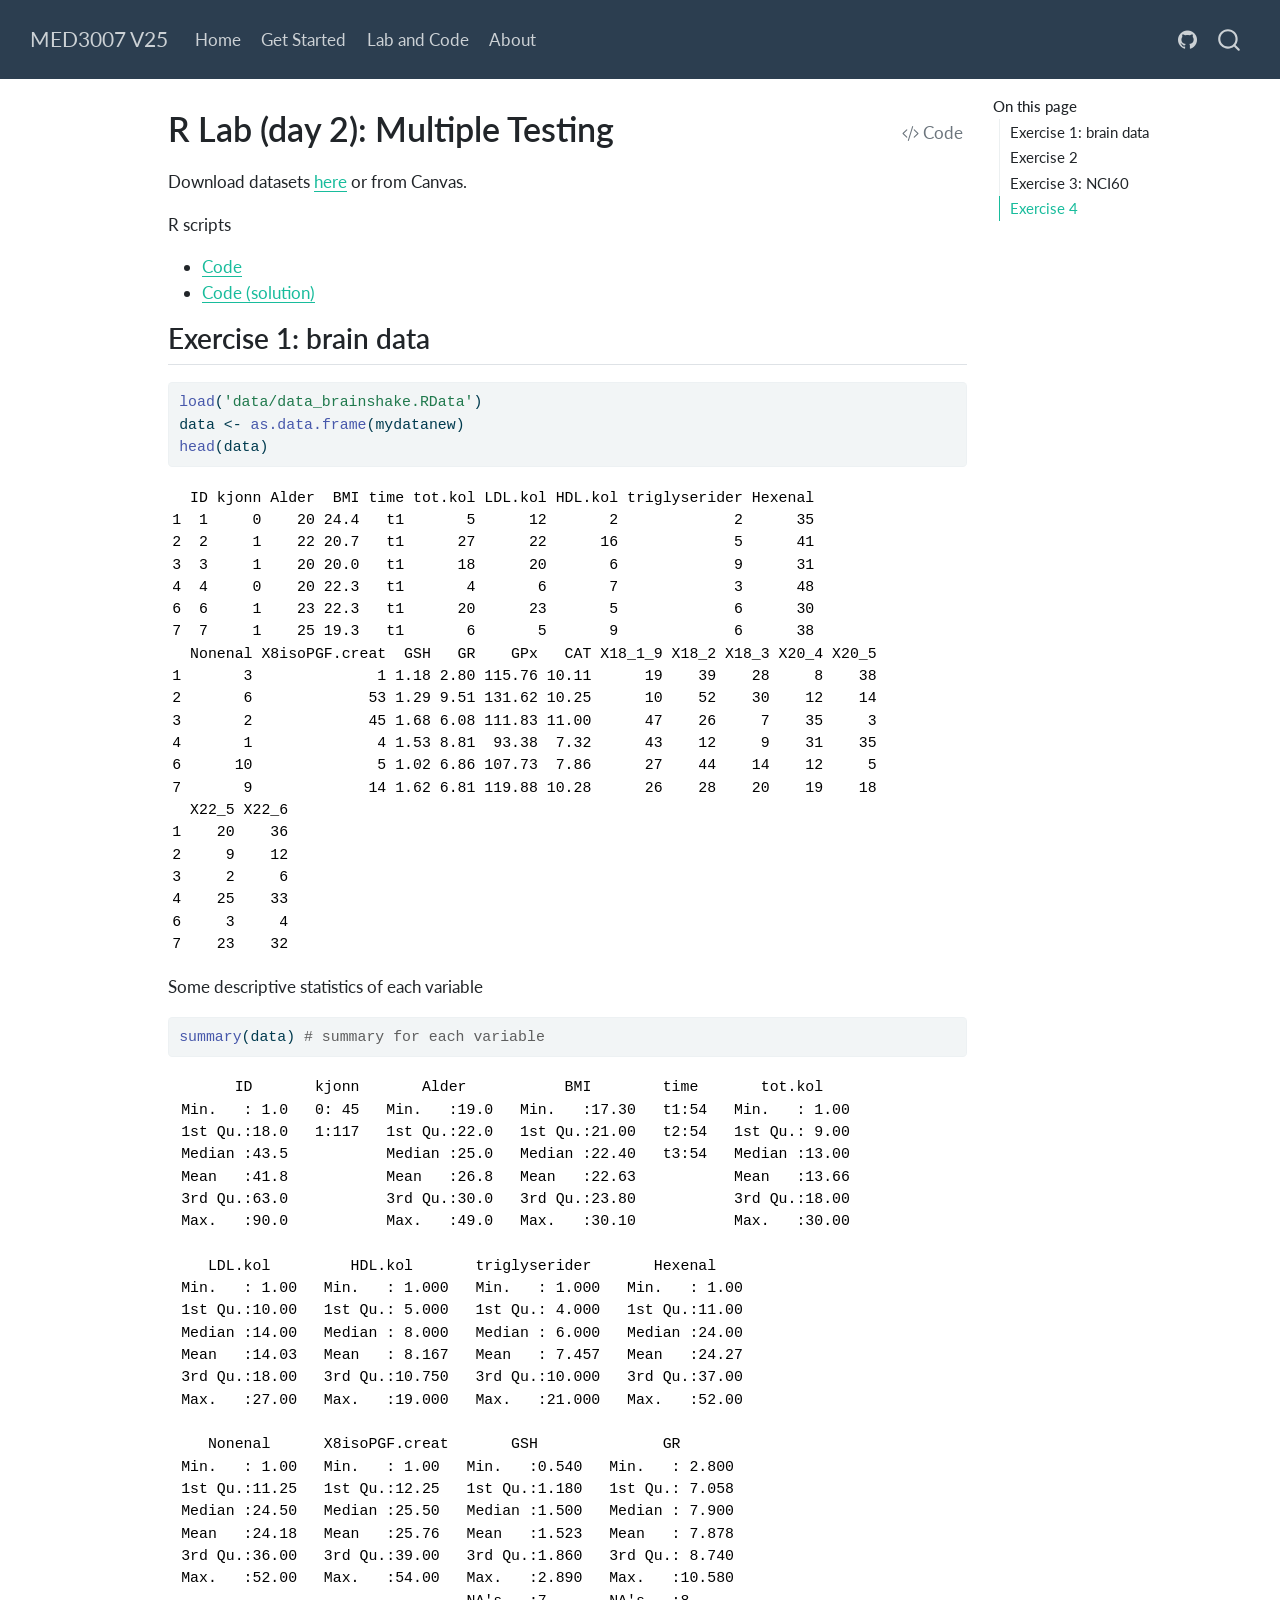
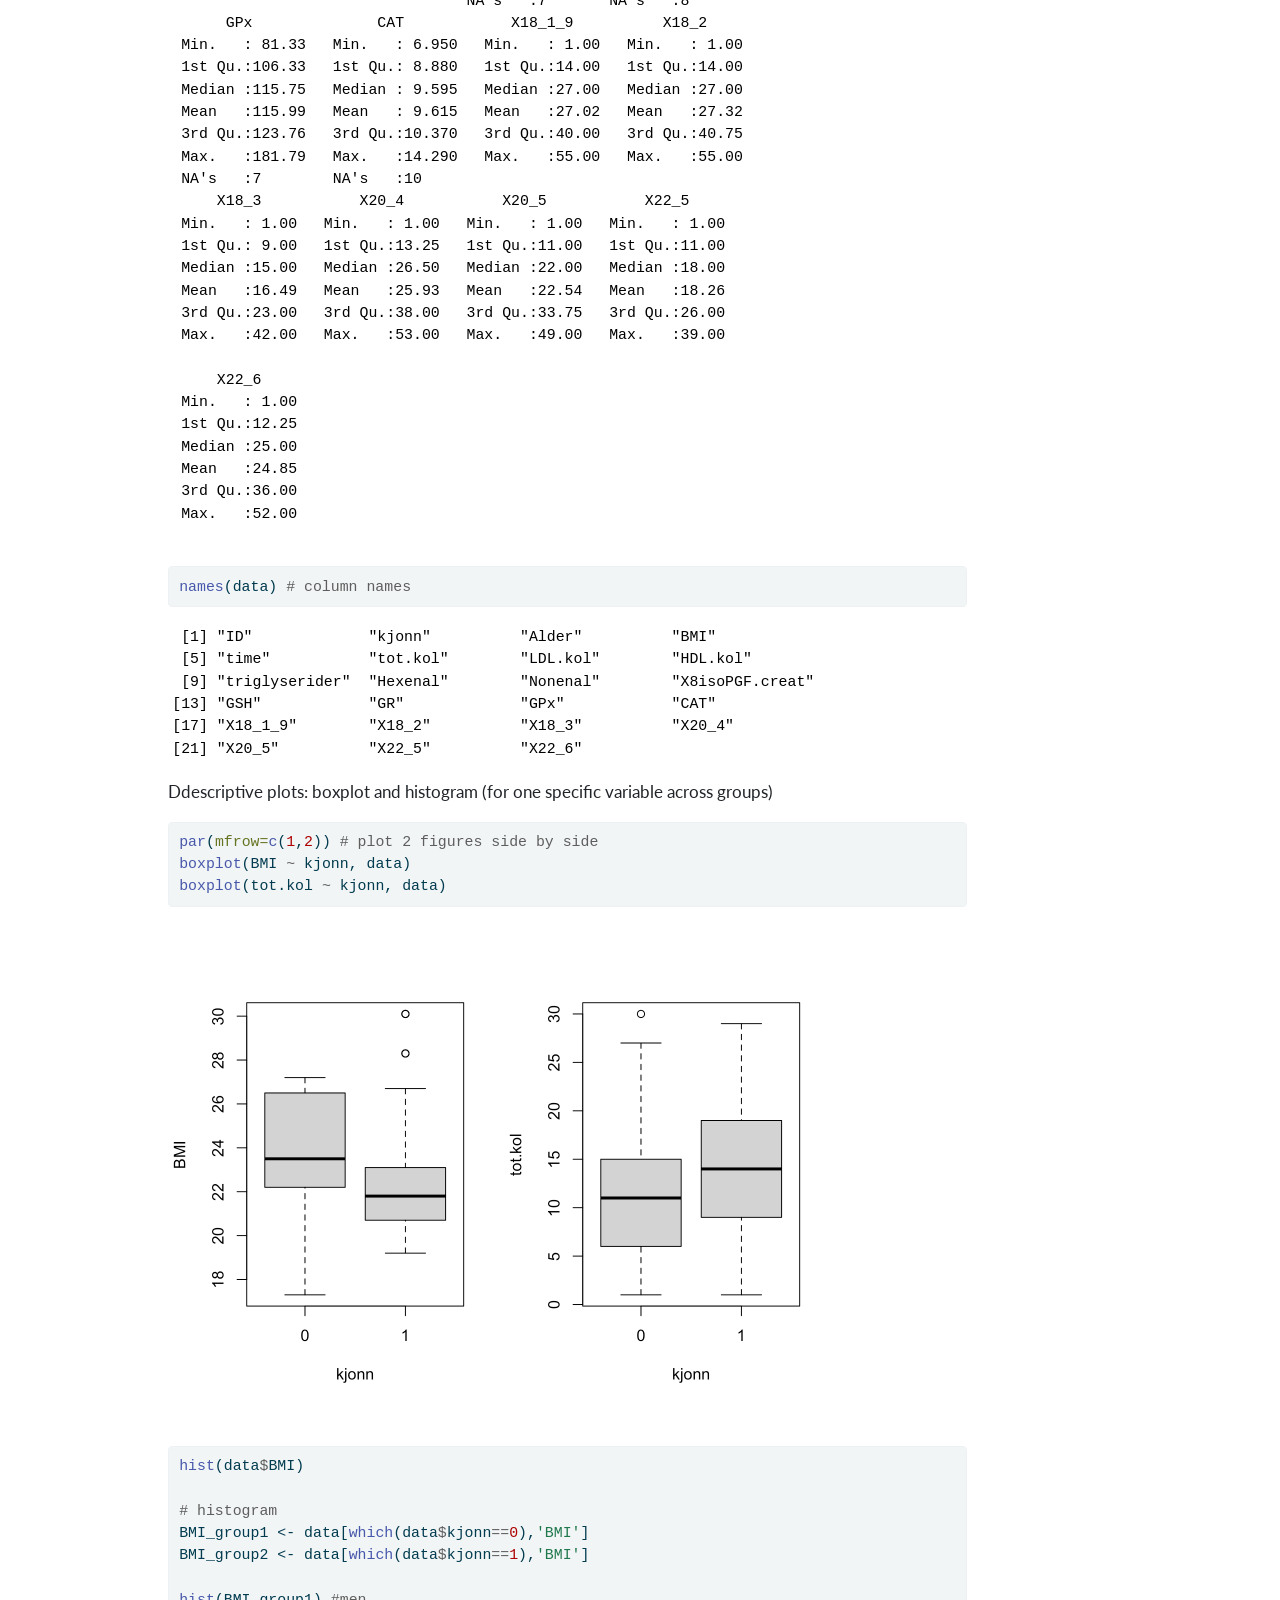
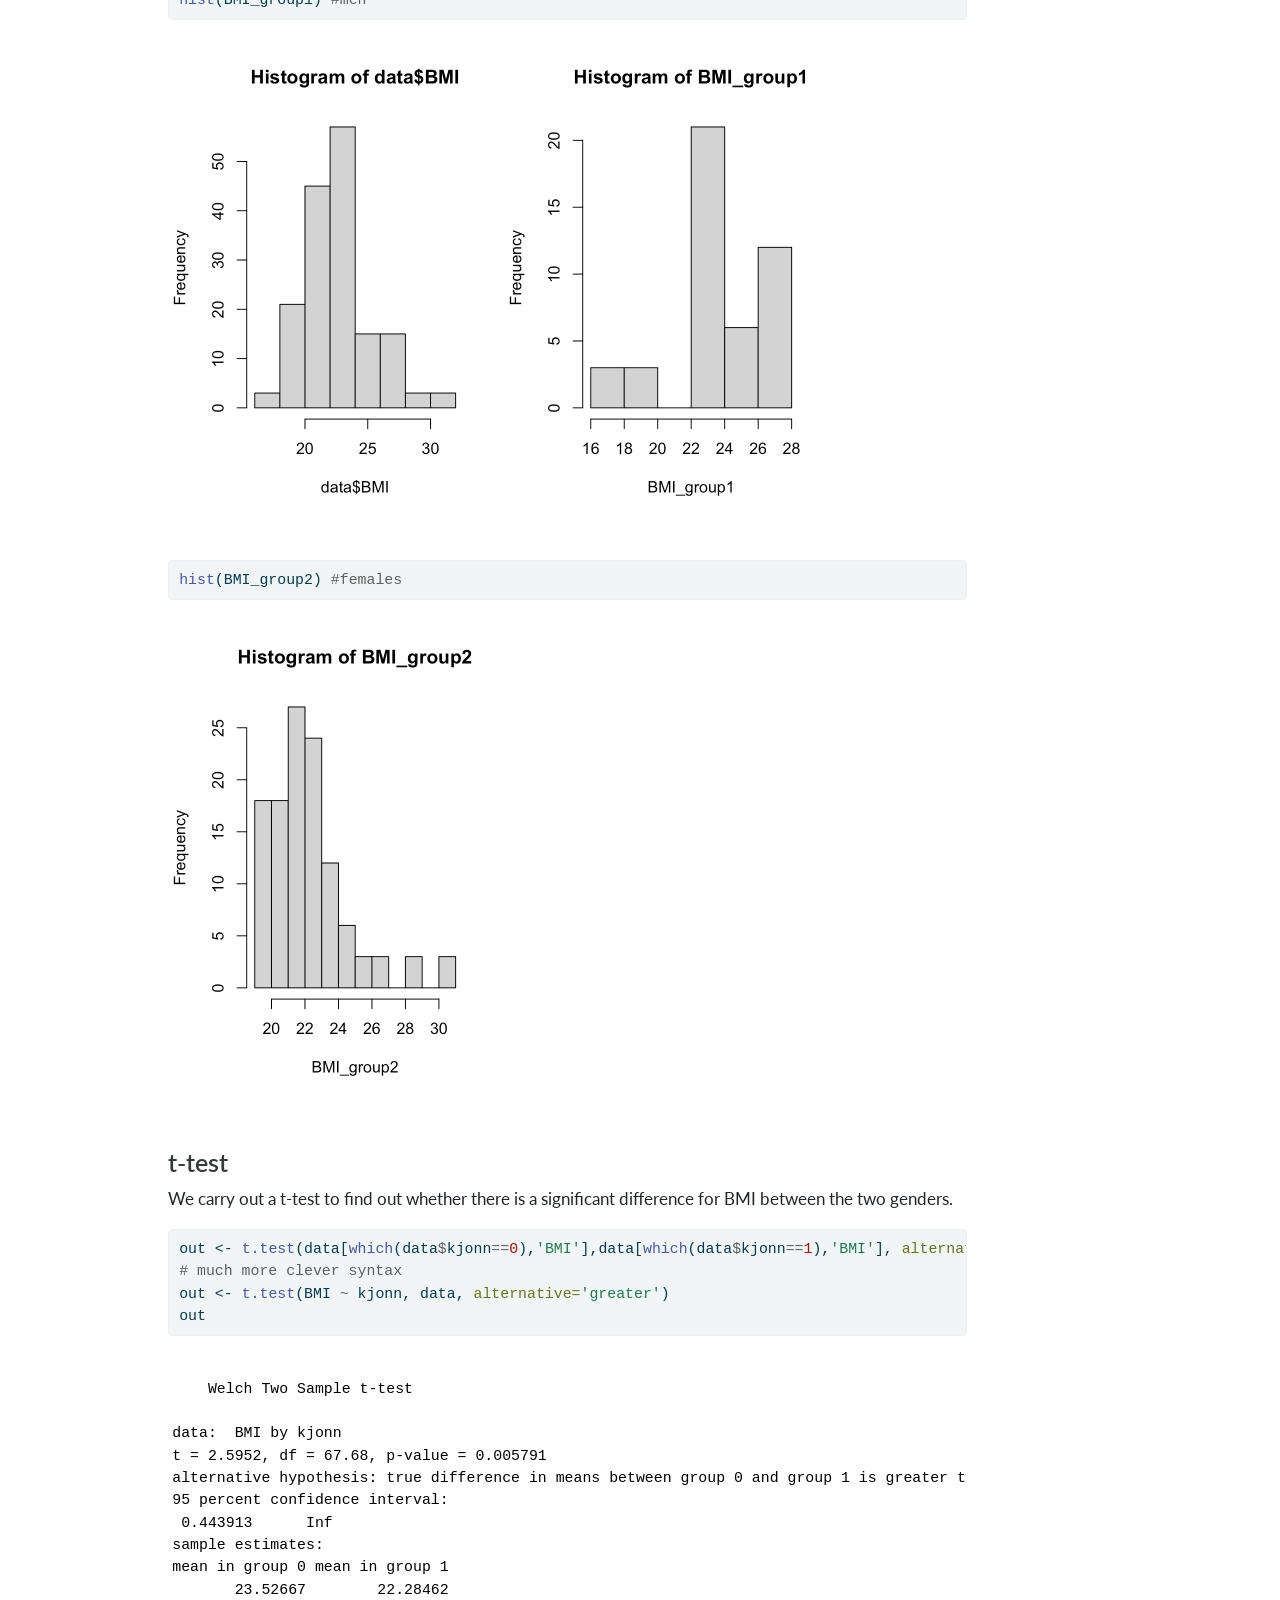
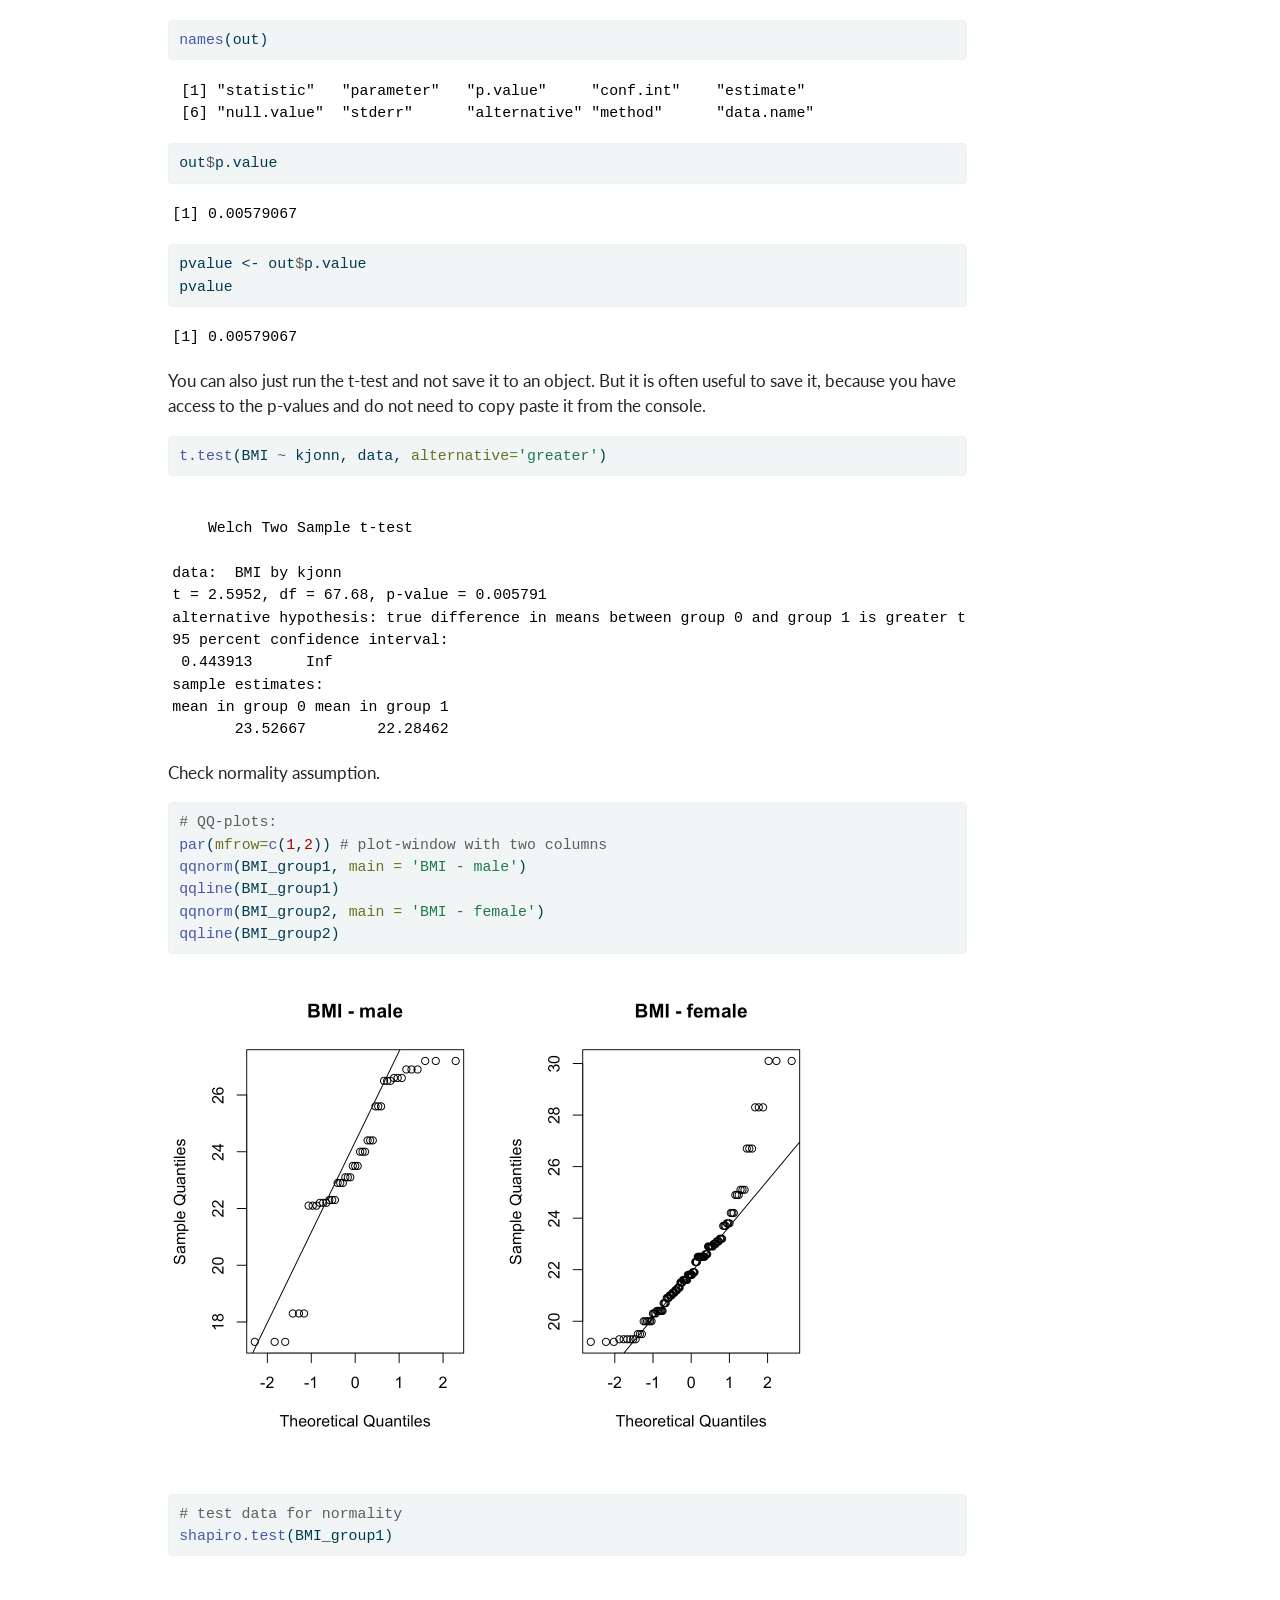
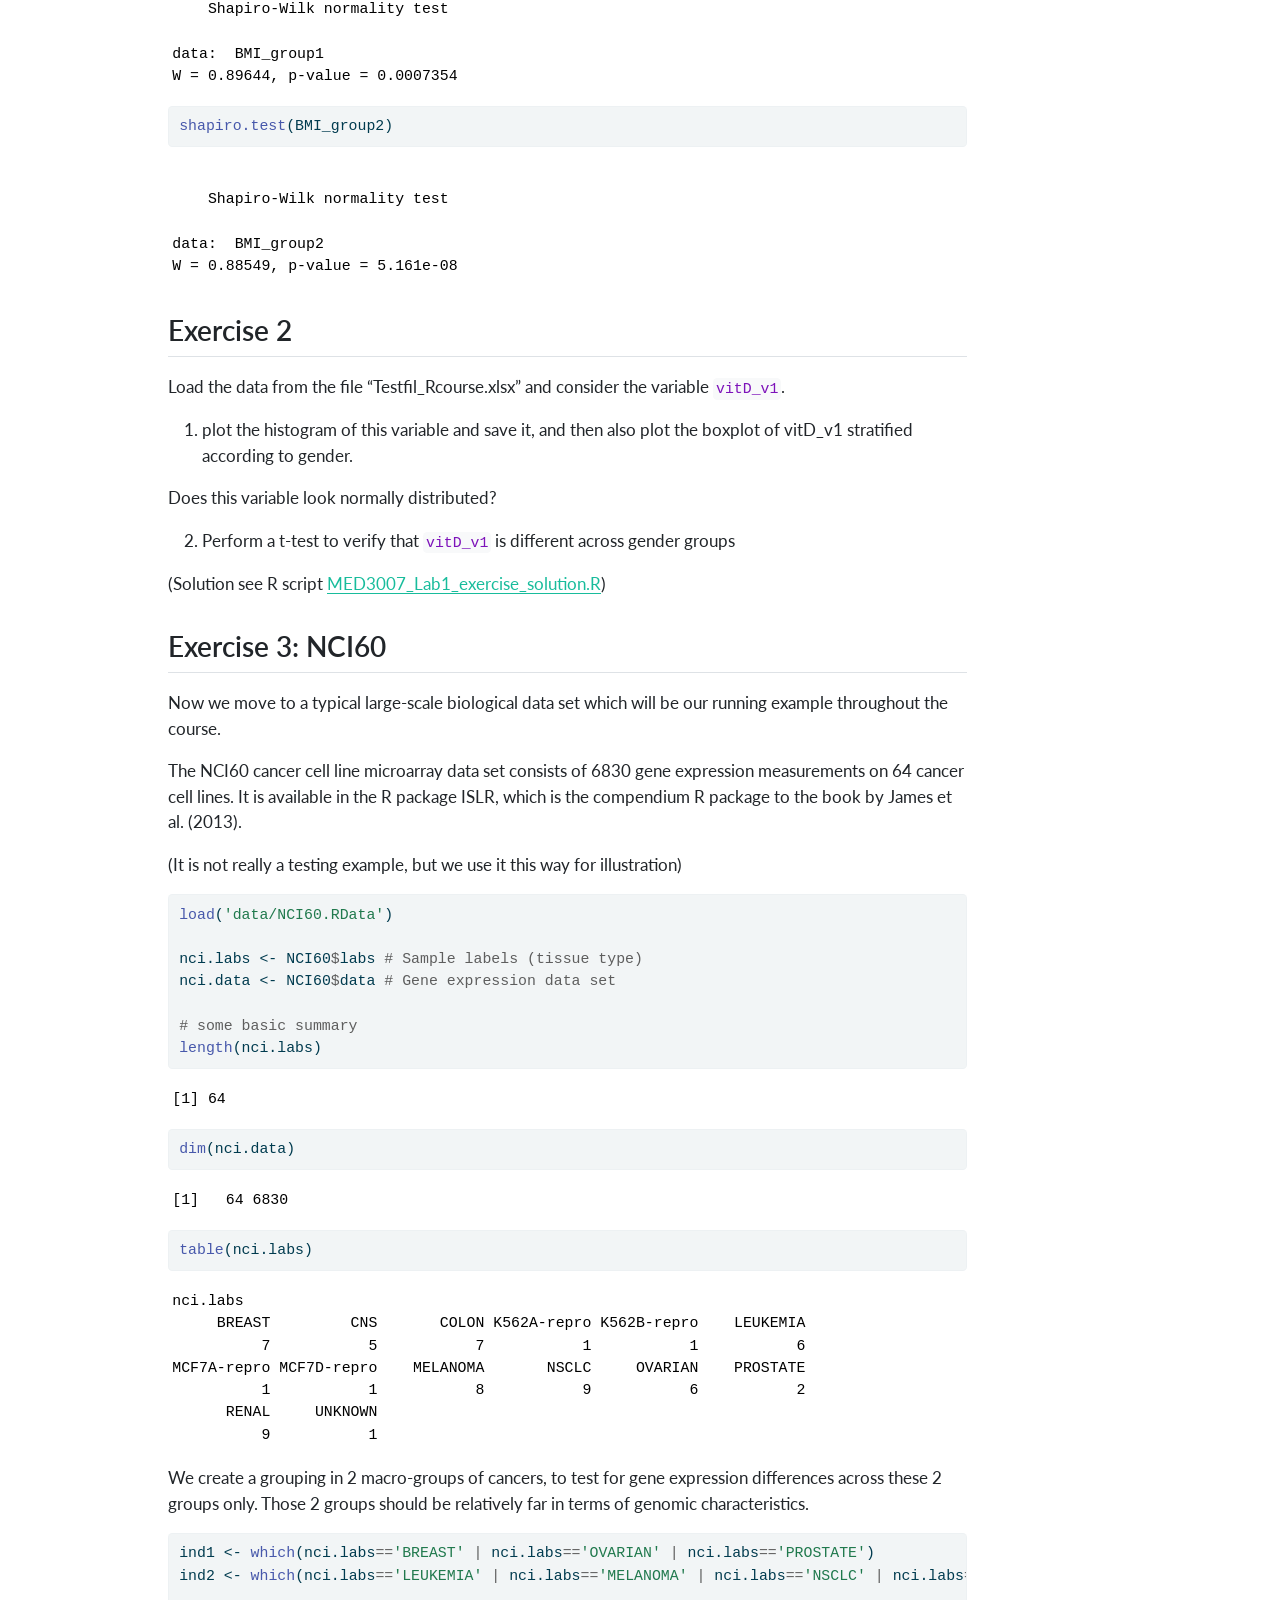
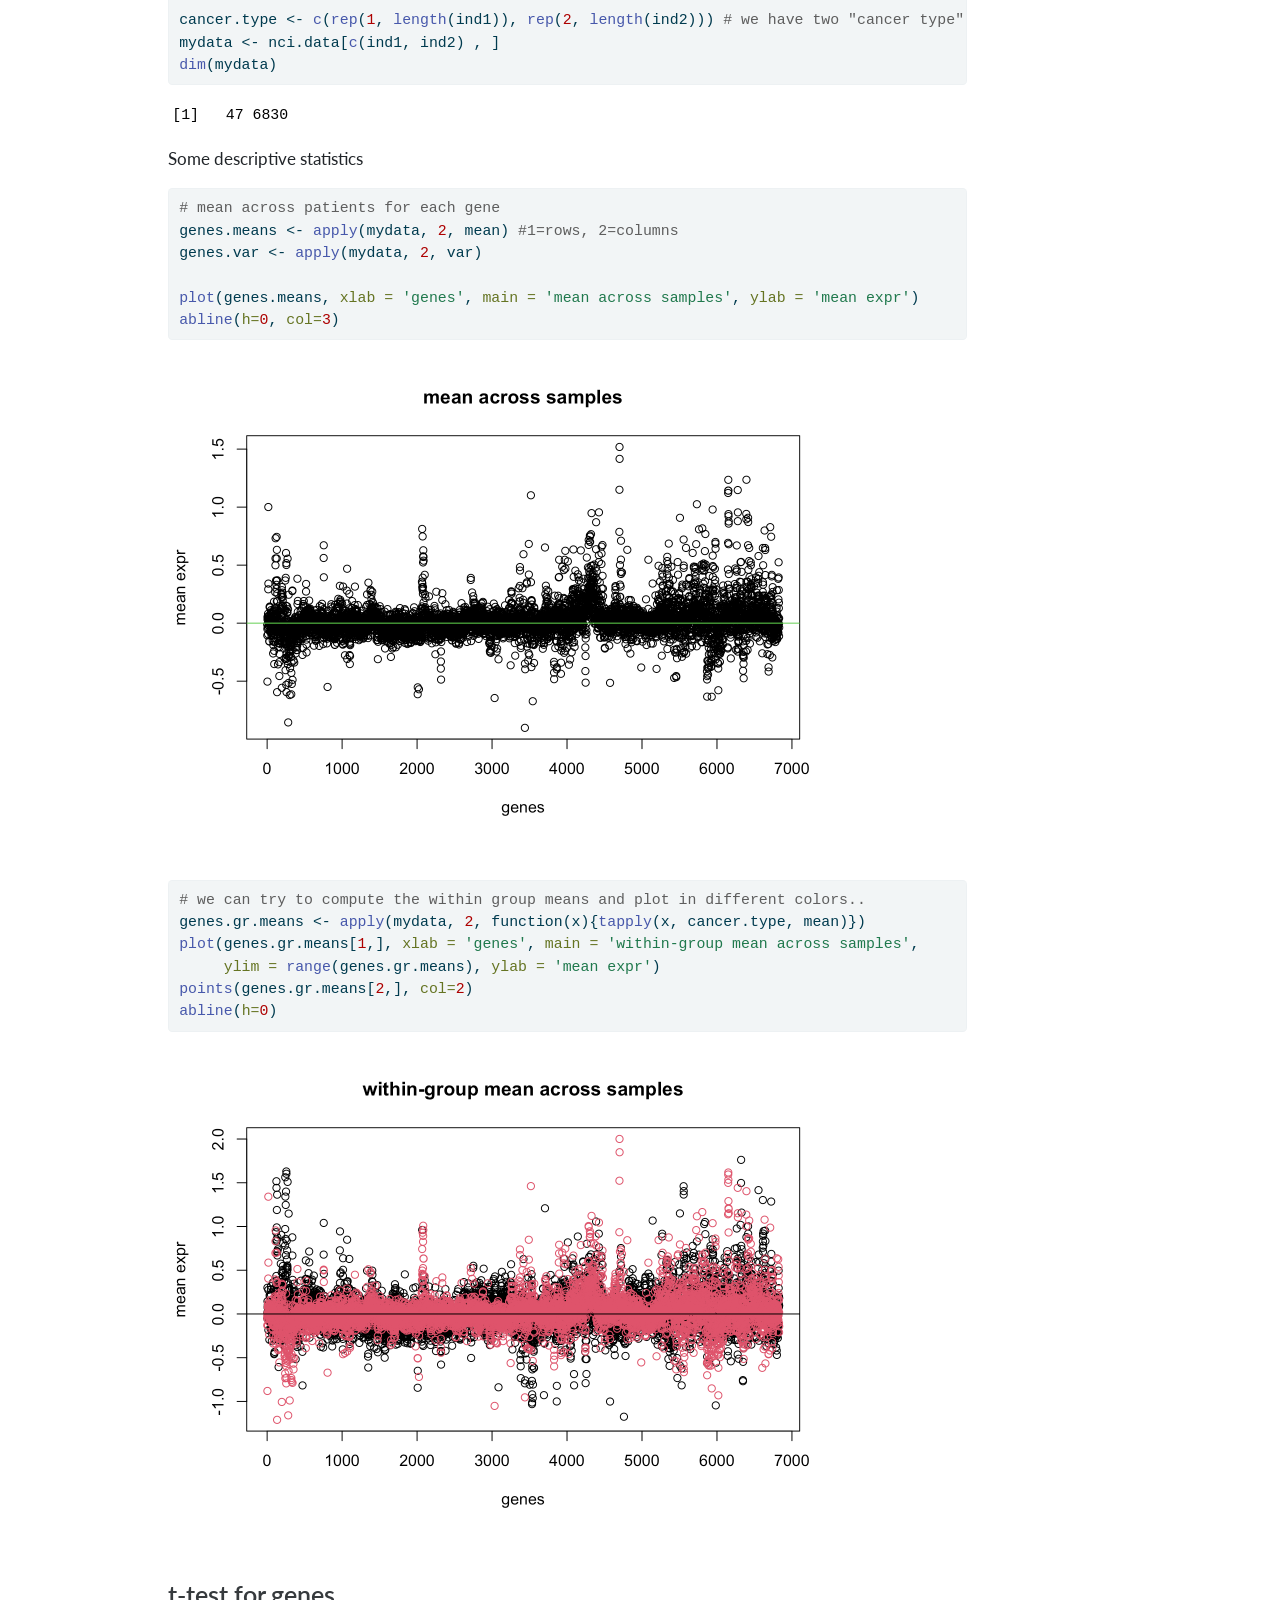
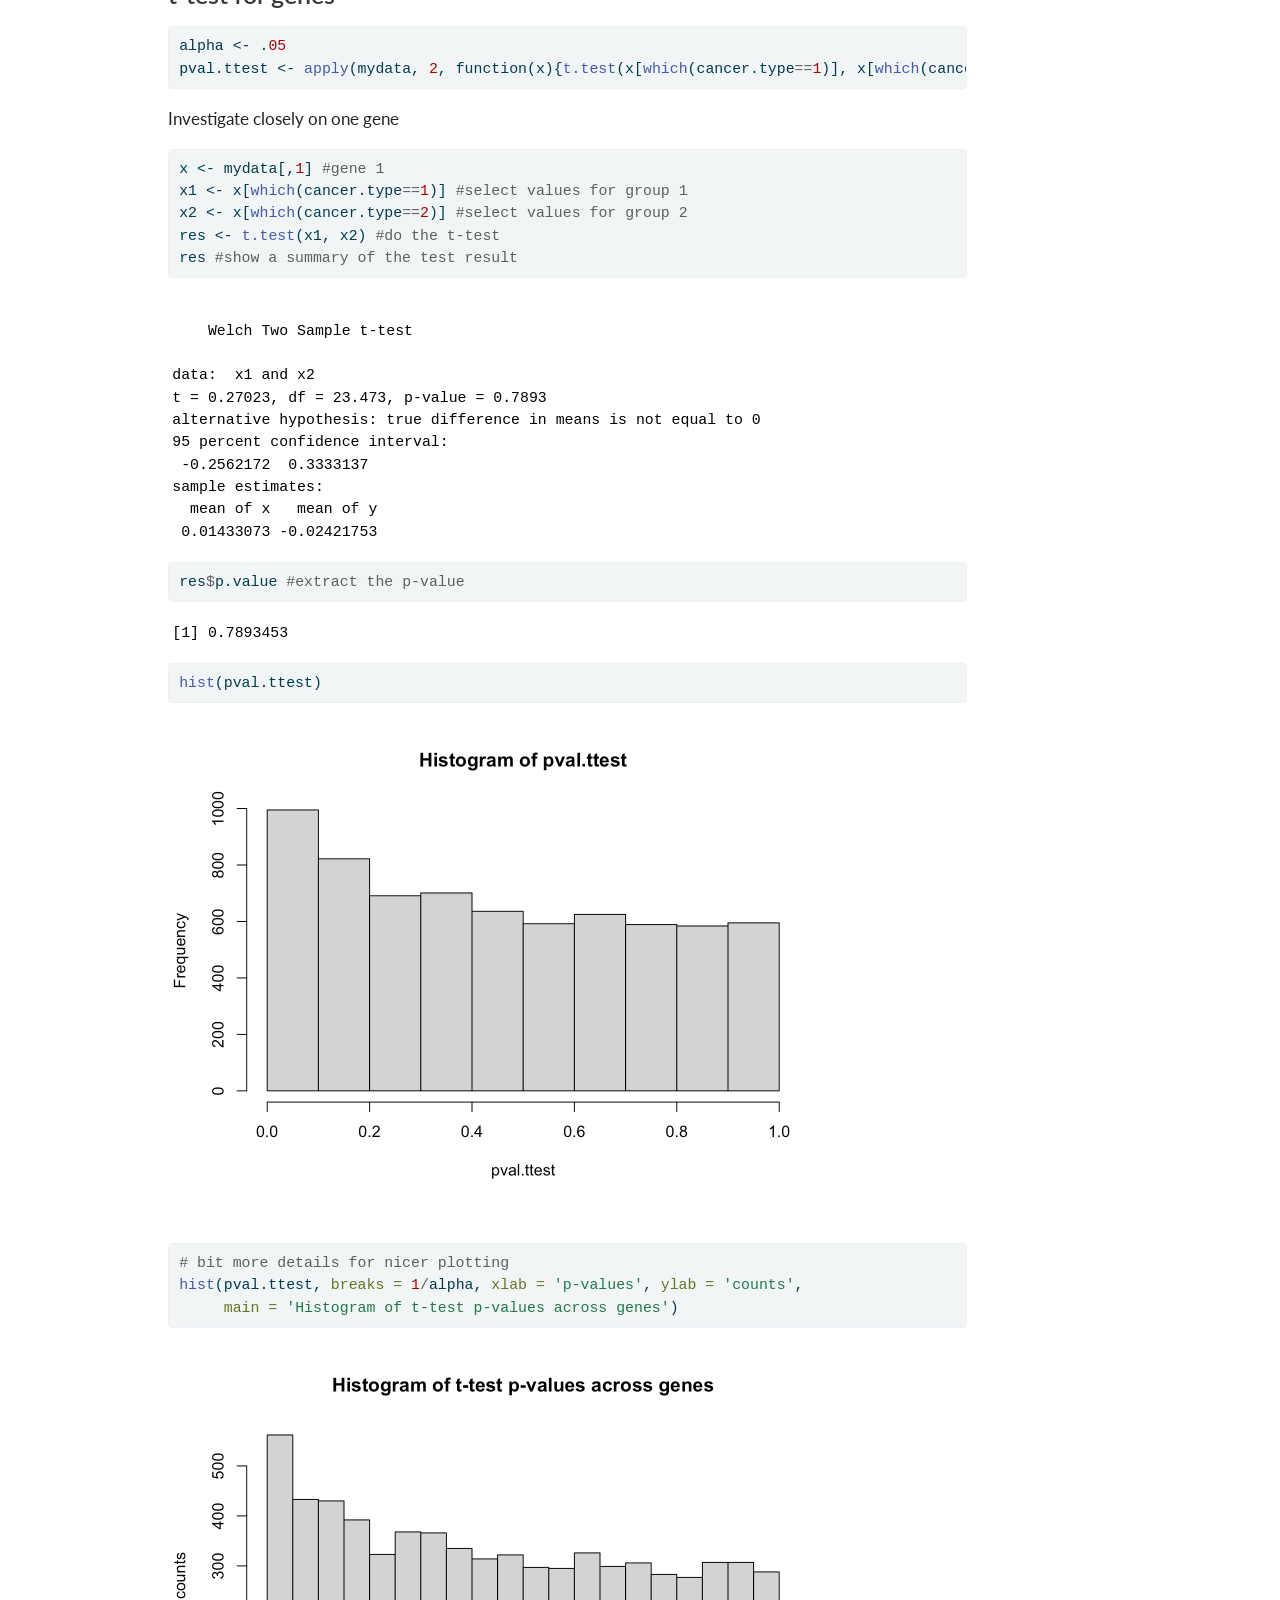
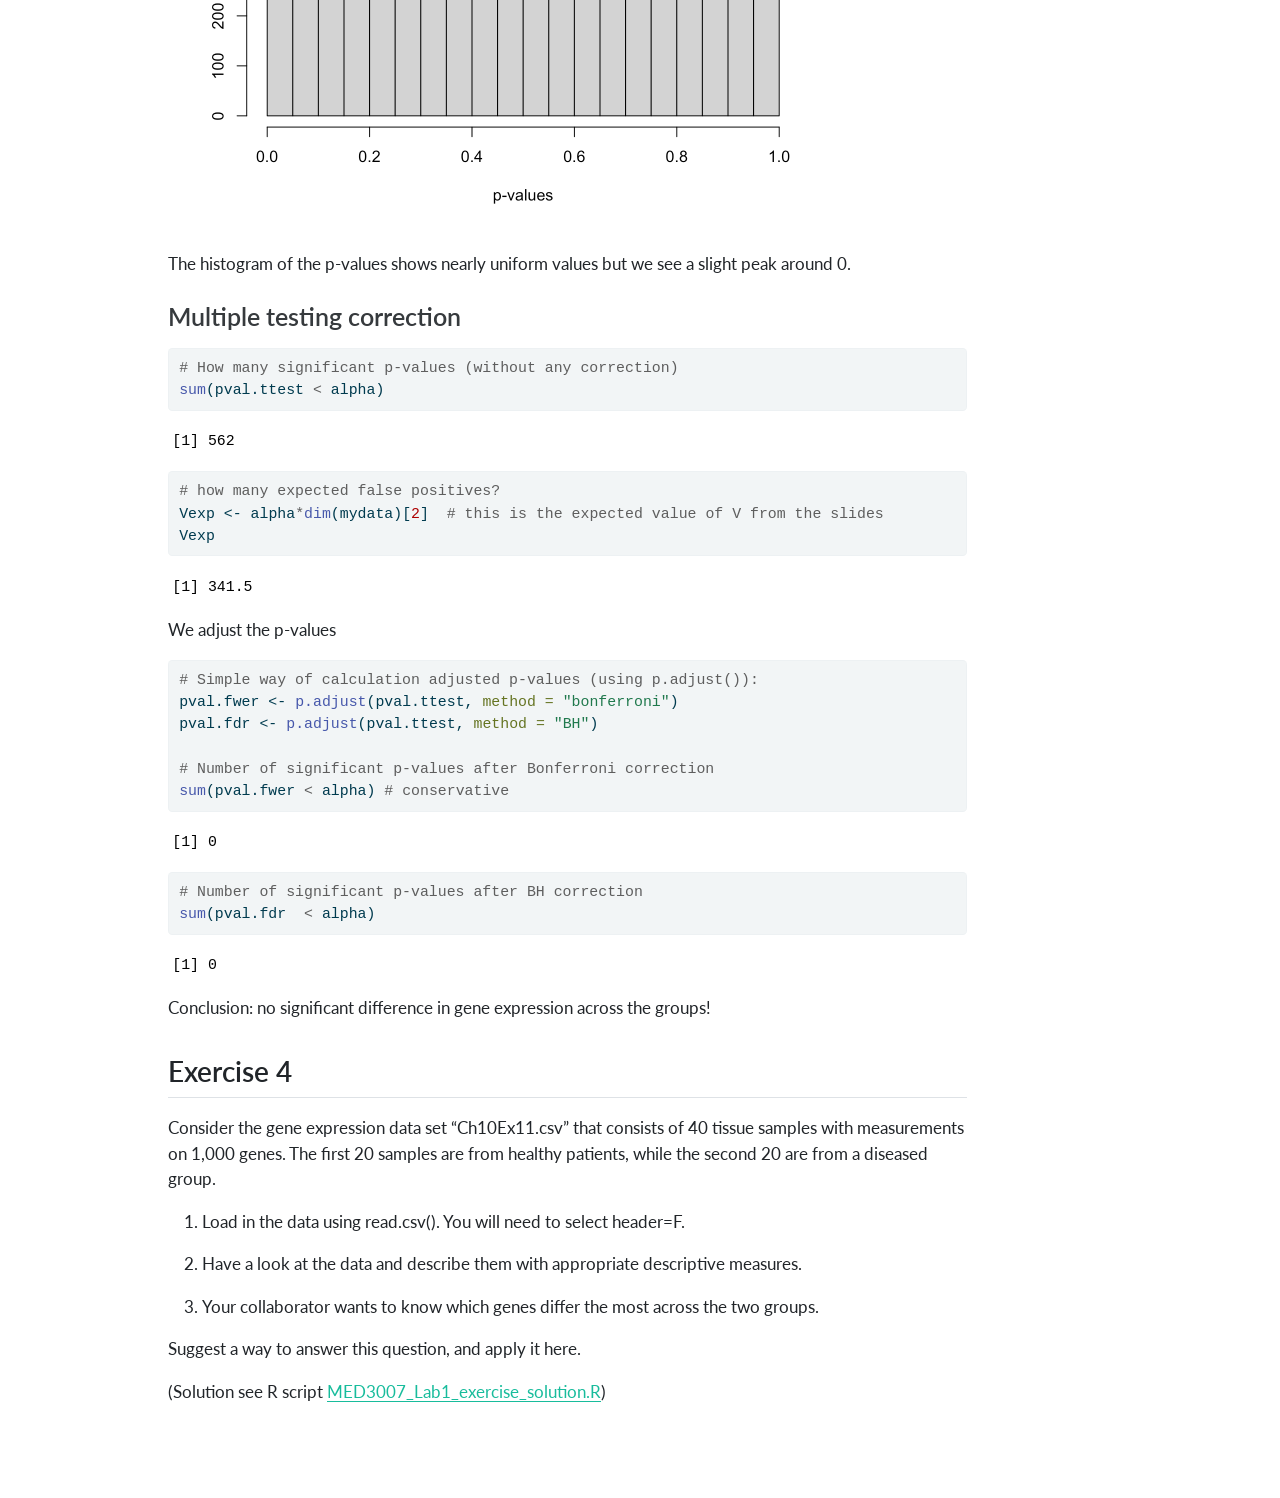
<file: docs/lab/lab_day2_testing.html>
<!DOCTYPE html>
<html xmlns="http://www.w3.org/1999/xhtml" lang="en" xml:lang="en"><head>

<meta charset="utf-8">
<meta name="generator" content="quarto-1.4.552">

<meta name="viewport" content="width=device-width, initial-scale=1.0, user-scalable=yes">


<title>MED3007 V25 - R Lab (day 2): Multiple Testing</title>
<style>
code{white-space: pre-wrap;}
span.smallcaps{font-variant: small-caps;}
div.columns{display: flex; gap: min(4vw, 1.5em);}
div.column{flex: auto; overflow-x: auto;}
div.hanging-indent{margin-left: 1.5em; text-indent: -1.5em;}
ul.task-list{list-style: none;}
ul.task-list li input[type="checkbox"] {
  width: 0.8em;
  margin: 0 0.8em 0.2em -1em; /* quarto-specific, see https://github.com/quarto-dev/quarto-cli/issues/4556 */ 
  vertical-align: middle;
}
/* CSS for syntax highlighting */
pre > code.sourceCode { white-space: pre; position: relative; }
pre > code.sourceCode > span { line-height: 1.25; }
pre > code.sourceCode > span:empty { height: 1.2em; }
.sourceCode { overflow: visible; }
code.sourceCode > span { color: inherit; text-decoration: inherit; }
div.sourceCode { margin: 1em 0; }
pre.sourceCode { margin: 0; }
@media screen {
div.sourceCode { overflow: auto; }
}
@media print {
pre > code.sourceCode { white-space: pre-wrap; }
pre > code.sourceCode > span { text-indent: -5em; padding-left: 5em; }
}
pre.numberSource code
  { counter-reset: source-line 0; }
pre.numberSource code > span
  { position: relative; left: -4em; counter-increment: source-line; }
pre.numberSource code > span > a:first-child::before
  { content: counter(source-line);
    position: relative; left: -1em; text-align: right; vertical-align: baseline;
    border: none; display: inline-block;
    -webkit-touch-callout: none; -webkit-user-select: none;
    -khtml-user-select: none; -moz-user-select: none;
    -ms-user-select: none; user-select: none;
    padding: 0 4px; width: 4em;
  }
pre.numberSource { margin-left: 3em;  padding-left: 4px; }
div.sourceCode
  {   }
@media screen {
pre > code.sourceCode > span > a:first-child::before { text-decoration: underline; }
}
</style>


<script src="../site_libs/quarto-nav/quarto-nav.js"></script>
<script src="../site_libs/quarto-nav/headroom.min.js"></script>
<script src="../site_libs/clipboard/clipboard.min.js"></script>
<script src="../site_libs/quarto-search/autocomplete.umd.js"></script>
<script src="../site_libs/quarto-search/fuse.min.js"></script>
<script src="../site_libs/quarto-search/quarto-search.js"></script>
<meta name="quarto:offset" content="../">
<script src="../site_libs/quarto-html/quarto.js"></script>
<script src="../site_libs/quarto-html/popper.min.js"></script>
<script src="../site_libs/quarto-html/tippy.umd.min.js"></script>
<script src="../site_libs/quarto-html/anchor.min.js"></script>
<link href="../site_libs/quarto-html/tippy.css" rel="stylesheet">
<link href="../site_libs/quarto-html/quarto-syntax-highlighting.css" rel="stylesheet" id="quarto-text-highlighting-styles">
<script src="../site_libs/bootstrap/bootstrap.min.js"></script>
<link href="../site_libs/bootstrap/bootstrap-icons.css" rel="stylesheet">
<link href="../site_libs/bootstrap/bootstrap.min.css" rel="stylesheet" id="quarto-bootstrap" data-mode="light">
<script id="quarto-search-options" type="application/json">{
  "location": "navbar",
  "copy-button": false,
  "collapse-after": 3,
  "panel-placement": "end",
  "type": "overlay",
  "limit": 50,
  "keyboard-shortcut": [
    "f",
    "/",
    "s"
  ],
  "show-item-context": false,
  "language": {
    "search-no-results-text": "No results",
    "search-matching-documents-text": "matching documents",
    "search-copy-link-title": "Copy link to search",
    "search-hide-matches-text": "Hide additional matches",
    "search-more-match-text": "more match in this document",
    "search-more-matches-text": "more matches in this document",
    "search-clear-button-title": "Clear",
    "search-text-placeholder": "",
    "search-detached-cancel-button-title": "Cancel",
    "search-submit-button-title": "Submit",
    "search-label": "Search"
  }
}</script>


</head>

<body class="nav-fixed">

<div id="quarto-search-results"></div>
  <header id="quarto-header" class="headroom fixed-top">
    <nav class="navbar navbar-expand-lg " data-bs-theme="dark">
      <div class="navbar-container container-fluid">
      <div class="navbar-brand-container mx-auto">
    <a class="navbar-brand" href="../index.html">
    <span class="navbar-title">MED3007 V25</span>
    </a>
  </div>
            <div id="quarto-search" class="" title="Search"></div>
          <button class="navbar-toggler" type="button" data-bs-toggle="collapse" data-bs-target="#navbarCollapse" aria-controls="navbarCollapse" aria-expanded="false" aria-label="Toggle navigation" onclick="if (window.quartoToggleHeadroom) { window.quartoToggleHeadroom(); }">
  <span class="navbar-toggler-icon"></span>
</button>
          <div class="collapse navbar-collapse" id="navbarCollapse">
            <ul class="navbar-nav navbar-nav-scroll me-auto">
  <li class="nav-item">
    <a class="nav-link" href="../index.html"> 
<span class="menu-text">Home</span></a>
  </li>  
  <li class="nav-item">
    <a class="nav-link" href="../get_started/get_started.html"> 
<span class="menu-text">Get Started</span></a>
  </li>  
  <li class="nav-item">
    <a class="nav-link" href="../lab/overview.html"> 
<span class="menu-text">Lab and Code</span></a>
  </li>  
  <li class="nav-item">
    <a class="nav-link" href="../about.html"> 
<span class="menu-text">About</span></a>
  </li>  
</ul>
            <ul class="navbar-nav navbar-nav-scroll ms-auto">
  <li class="nav-item compact">
    <a class="nav-link" href="https://github.com/ocbe-uio/course_med3007"> <i class="bi bi-github" role="img">
</i> 
<span class="menu-text"></span></a>
  </li>  
</ul>
          </div> <!-- /navcollapse -->
          <div class="quarto-navbar-tools">
</div>
      </div> <!-- /container-fluid -->
    </nav>
</header>
<!-- content -->
<div id="quarto-content" class="quarto-container page-columns page-rows-contents page-layout-article page-navbar">
<!-- sidebar -->
<!-- margin-sidebar -->
    <div id="quarto-margin-sidebar" class="sidebar margin-sidebar">
        <nav id="TOC" role="doc-toc" class="toc-active">
    <h2 id="toc-title">On this page</h2>
   
  <ul>
  <li><a href="#exercise-1-brain-data" id="toc-exercise-1-brain-data" class="nav-link active" data-scroll-target="#exercise-1-brain-data">Exercise 1: brain data</a>
  <ul class="collapse">
  <li><a href="#t-test" id="toc-t-test" class="nav-link" data-scroll-target="#t-test">t-test</a></li>
  </ul></li>
  <li><a href="#exercise-2" id="toc-exercise-2" class="nav-link" data-scroll-target="#exercise-2">Exercise 2</a></li>
  <li><a href="#exercise-3-nci60" id="toc-exercise-3-nci60" class="nav-link" data-scroll-target="#exercise-3-nci60">Exercise 3: NCI60</a>
  <ul class="collapse">
  <li><a href="#t-test-for-genes" id="toc-t-test-for-genes" class="nav-link" data-scroll-target="#t-test-for-genes">t-test for genes</a></li>
  <li><a href="#multiple-testing-correction" id="toc-multiple-testing-correction" class="nav-link" data-scroll-target="#multiple-testing-correction">Multiple testing correction</a></li>
  </ul></li>
  <li><a href="#exercise-4" id="toc-exercise-4" class="nav-link" data-scroll-target="#exercise-4">Exercise 4</a></li>
  </ul>
</nav>
    </div>
<!-- main -->
<main class="content" id="quarto-document-content">

<header id="title-block-header" class="quarto-title-block default">
<div class="quarto-title">
<div class="quarto-title-block"><div><h1 class="title">R Lab (day 2): Multiple Testing</h1><button type="button" class="btn code-tools-button" id="quarto-code-tools-source"><i class="bi"></i> Code</button></div></div>
</div>



<div class="quarto-title-meta">

    
  
    
  </div>
  


</header>


<p>Download datasets <a href="https://github.com/ocbe-uio/course_med3007/tree/main/lab/data">here</a> or from Canvas.</p>
<p>R scripts</p>
<ul>
<li><a href="https://github.com/ocbe-uio/course_med3007/blob/main/lab/code/MED3007_Lab1.R">Code</a></li>
<li><a href="https://github.com/ocbe-uio/course_med3007/blob/main/lab/code/MED3007_Lab1_exercise_solution.R">Code (solution)</a></li>
</ul>
<section id="exercise-1-brain-data" class="level2">
<h2 class="anchored" data-anchor-id="exercise-1-brain-data">Exercise 1: brain data</h2>
<div class="cell">
<div class="sourceCode cell-code" id="cb1"><pre class="sourceCode r code-with-copy"><code class="sourceCode r"><span id="cb1-1"><a href="#cb1-1" aria-hidden="true" tabindex="-1"></a><span class="fu">load</span>(<span class="st">'data/data_brainshake.RData'</span>)</span>
<span id="cb1-2"><a href="#cb1-2" aria-hidden="true" tabindex="-1"></a>data <span class="ot">&lt;-</span> <span class="fu">as.data.frame</span>(mydatanew)</span>
<span id="cb1-3"><a href="#cb1-3" aria-hidden="true" tabindex="-1"></a><span class="fu">head</span>(data)</span></code><button title="Copy to Clipboard" class="code-copy-button"><i class="bi"></i></button></pre></div>
<div class="cell-output cell-output-stdout">
<pre><code>  ID kjonn Alder  BMI time tot.kol LDL.kol HDL.kol triglyserider Hexenal
1  1     0    20 24.4   t1       5      12       2             2      35
2  2     1    22 20.7   t1      27      22      16             5      41
3  3     1    20 20.0   t1      18      20       6             9      31
4  4     0    20 22.3   t1       4       6       7             3      48
6  6     1    23 22.3   t1      20      23       5             6      30
7  7     1    25 19.3   t1       6       5       9             6      38
  Nonenal X8isoPGF.creat  GSH   GR    GPx   CAT X18_1_9 X18_2 X18_3 X20_4 X20_5
1       3              1 1.18 2.80 115.76 10.11      19    39    28     8    38
2       6             53 1.29 9.51 131.62 10.25      10    52    30    12    14
3       2             45 1.68 6.08 111.83 11.00      47    26     7    35     3
4       1              4 1.53 8.81  93.38  7.32      43    12     9    31    35
6      10              5 1.02 6.86 107.73  7.86      27    44    14    12     5
7       9             14 1.62 6.81 119.88 10.28      26    28    20    19    18
  X22_5 X22_6
1    20    36
2     9    12
3     2     6
4    25    33
6     3     4
7    23    32</code></pre>
</div>
</div>
<p>Some descriptive statistics of each variable</p>
<div class="cell">
<div class="sourceCode cell-code" id="cb3"><pre class="sourceCode r code-with-copy"><code class="sourceCode r"><span id="cb3-1"><a href="#cb3-1" aria-hidden="true" tabindex="-1"></a><span class="fu">summary</span>(data) <span class="co"># summary for each variable</span></span></code><button title="Copy to Clipboard" class="code-copy-button"><i class="bi"></i></button></pre></div>
<div class="cell-output cell-output-stdout">
<pre><code>       ID       kjonn       Alder           BMI        time       tot.kol     
 Min.   : 1.0   0: 45   Min.   :19.0   Min.   :17.30   t1:54   Min.   : 1.00  
 1st Qu.:18.0   1:117   1st Qu.:22.0   1st Qu.:21.00   t2:54   1st Qu.: 9.00  
 Median :43.5           Median :25.0   Median :22.40   t3:54   Median :13.00  
 Mean   :41.8           Mean   :26.8   Mean   :22.63           Mean   :13.66  
 3rd Qu.:63.0           3rd Qu.:30.0   3rd Qu.:23.80           3rd Qu.:18.00  
 Max.   :90.0           Max.   :49.0   Max.   :30.10           Max.   :30.00  
                                                                              
    LDL.kol         HDL.kol       triglyserider       Hexenal     
 Min.   : 1.00   Min.   : 1.000   Min.   : 1.000   Min.   : 1.00  
 1st Qu.:10.00   1st Qu.: 5.000   1st Qu.: 4.000   1st Qu.:11.00  
 Median :14.00   Median : 8.000   Median : 6.000   Median :24.00  
 Mean   :14.03   Mean   : 8.167   Mean   : 7.457   Mean   :24.27  
 3rd Qu.:18.00   3rd Qu.:10.750   3rd Qu.:10.000   3rd Qu.:37.00  
 Max.   :27.00   Max.   :19.000   Max.   :21.000   Max.   :52.00  
                                                                  
    Nonenal      X8isoPGF.creat       GSH              GR        
 Min.   : 1.00   Min.   : 1.00   Min.   :0.540   Min.   : 2.800  
 1st Qu.:11.25   1st Qu.:12.25   1st Qu.:1.180   1st Qu.: 7.058  
 Median :24.50   Median :25.50   Median :1.500   Median : 7.900  
 Mean   :24.18   Mean   :25.76   Mean   :1.523   Mean   : 7.878  
 3rd Qu.:36.00   3rd Qu.:39.00   3rd Qu.:1.860   3rd Qu.: 8.740  
 Max.   :52.00   Max.   :54.00   Max.   :2.890   Max.   :10.580  
                                 NA's   :7       NA's   :8       
      GPx              CAT            X18_1_9          X18_2      
 Min.   : 81.33   Min.   : 6.950   Min.   : 1.00   Min.   : 1.00  
 1st Qu.:106.33   1st Qu.: 8.880   1st Qu.:14.00   1st Qu.:14.00  
 Median :115.75   Median : 9.595   Median :27.00   Median :27.00  
 Mean   :115.99   Mean   : 9.615   Mean   :27.02   Mean   :27.32  
 3rd Qu.:123.76   3rd Qu.:10.370   3rd Qu.:40.00   3rd Qu.:40.75  
 Max.   :181.79   Max.   :14.290   Max.   :55.00   Max.   :55.00  
 NA's   :7        NA's   :10                                      
     X18_3           X20_4           X20_5           X22_5      
 Min.   : 1.00   Min.   : 1.00   Min.   : 1.00   Min.   : 1.00  
 1st Qu.: 9.00   1st Qu.:13.25   1st Qu.:11.00   1st Qu.:11.00  
 Median :15.00   Median :26.50   Median :22.00   Median :18.00  
 Mean   :16.49   Mean   :25.93   Mean   :22.54   Mean   :18.26  
 3rd Qu.:23.00   3rd Qu.:38.00   3rd Qu.:33.75   3rd Qu.:26.00  
 Max.   :42.00   Max.   :53.00   Max.   :49.00   Max.   :39.00  
                                                                
     X22_6      
 Min.   : 1.00  
 1st Qu.:12.25  
 Median :25.00  
 Mean   :24.85  
 3rd Qu.:36.00  
 Max.   :52.00  
                </code></pre>
</div>
<div class="sourceCode cell-code" id="cb5"><pre class="sourceCode r code-with-copy"><code class="sourceCode r"><span id="cb5-1"><a href="#cb5-1" aria-hidden="true" tabindex="-1"></a><span class="fu">names</span>(data) <span class="co"># column names</span></span></code><button title="Copy to Clipboard" class="code-copy-button"><i class="bi"></i></button></pre></div>
<div class="cell-output cell-output-stdout">
<pre><code> [1] "ID"             "kjonn"          "Alder"          "BMI"           
 [5] "time"           "tot.kol"        "LDL.kol"        "HDL.kol"       
 [9] "triglyserider"  "Hexenal"        "Nonenal"        "X8isoPGF.creat"
[13] "GSH"            "GR"             "GPx"            "CAT"           
[17] "X18_1_9"        "X18_2"          "X18_3"          "X20_4"         
[21] "X20_5"          "X22_5"          "X22_6"         </code></pre>
</div>
</div>
<p>Ddescriptive plots: boxplot and histogram (for one specific variable across groups)</p>
<div class="cell">
<div class="sourceCode cell-code" id="cb7"><pre class="sourceCode r code-with-copy"><code class="sourceCode r"><span id="cb7-1"><a href="#cb7-1" aria-hidden="true" tabindex="-1"></a><span class="fu">par</span>(<span class="at">mfrow=</span><span class="fu">c</span>(<span class="dv">1</span>,<span class="dv">2</span>)) <span class="co"># plot 2 figures side by side</span></span>
<span id="cb7-2"><a href="#cb7-2" aria-hidden="true" tabindex="-1"></a><span class="fu">boxplot</span>(BMI <span class="sc">~</span> kjonn, data)</span>
<span id="cb7-3"><a href="#cb7-3" aria-hidden="true" tabindex="-1"></a><span class="fu">boxplot</span>(tot.kol <span class="sc">~</span> kjonn, data)</span></code><button title="Copy to Clipboard" class="code-copy-button"><i class="bi"></i></button></pre></div>
<div class="cell-output-display">
<div>
<figure class="figure">
<p><img src="lab_day2_testing_files/figure-html/ttest-brain-plots-1.png" class="img-fluid figure-img" width="672"></p>
</figure>
</div>
</div>
<div class="sourceCode cell-code" id="cb8"><pre class="sourceCode r code-with-copy"><code class="sourceCode r"><span id="cb8-1"><a href="#cb8-1" aria-hidden="true" tabindex="-1"></a><span class="fu">hist</span>(data<span class="sc">$</span>BMI)</span>
<span id="cb8-2"><a href="#cb8-2" aria-hidden="true" tabindex="-1"></a></span>
<span id="cb8-3"><a href="#cb8-3" aria-hidden="true" tabindex="-1"></a><span class="co"># histogram</span></span>
<span id="cb8-4"><a href="#cb8-4" aria-hidden="true" tabindex="-1"></a>BMI_group1 <span class="ot">&lt;-</span> data[<span class="fu">which</span>(data<span class="sc">$</span>kjonn<span class="sc">==</span><span class="dv">0</span>),<span class="st">'BMI'</span>]</span>
<span id="cb8-5"><a href="#cb8-5" aria-hidden="true" tabindex="-1"></a>BMI_group2 <span class="ot">&lt;-</span> data[<span class="fu">which</span>(data<span class="sc">$</span>kjonn<span class="sc">==</span><span class="dv">1</span>),<span class="st">'BMI'</span>]</span>
<span id="cb8-6"><a href="#cb8-6" aria-hidden="true" tabindex="-1"></a></span>
<span id="cb8-7"><a href="#cb8-7" aria-hidden="true" tabindex="-1"></a><span class="fu">hist</span>(BMI_group1) <span class="co">#men</span></span></code><button title="Copy to Clipboard" class="code-copy-button"><i class="bi"></i></button></pre></div>
<div class="cell-output-display">
<div>
<figure class="figure">
<p><img src="lab_day2_testing_files/figure-html/ttest-brain-plots-2.png" class="img-fluid figure-img" width="672"></p>
</figure>
</div>
</div>
<div class="sourceCode cell-code" id="cb9"><pre class="sourceCode r code-with-copy"><code class="sourceCode r"><span id="cb9-1"><a href="#cb9-1" aria-hidden="true" tabindex="-1"></a><span class="fu">hist</span>(BMI_group2) <span class="co">#females</span></span></code><button title="Copy to Clipboard" class="code-copy-button"><i class="bi"></i></button></pre></div>
<div class="cell-output-display">
<div>
<figure class="figure">
<p><img src="lab_day2_testing_files/figure-html/ttest-brain-plots-3.png" class="img-fluid figure-img" width="672"></p>
</figure>
</div>
</div>
</div>
<section id="t-test" class="level3">
<h3 class="anchored" data-anchor-id="t-test">t-test</h3>
<p>We carry out a t-test to find out whether there is a significant difference for BMI between the two genders.</p>
<div class="cell">
<div class="sourceCode cell-code" id="cb10"><pre class="sourceCode r code-with-copy"><code class="sourceCode r"><span id="cb10-1"><a href="#cb10-1" aria-hidden="true" tabindex="-1"></a>out <span class="ot">&lt;-</span> <span class="fu">t.test</span>(data[<span class="fu">which</span>(data<span class="sc">$</span>kjonn<span class="sc">==</span><span class="dv">0</span>),<span class="st">'BMI'</span>],data[<span class="fu">which</span>(data<span class="sc">$</span>kjonn<span class="sc">==</span><span class="dv">1</span>),<span class="st">'BMI'</span>], <span class="at">alternative=</span><span class="st">'greater'</span>)</span>
<span id="cb10-2"><a href="#cb10-2" aria-hidden="true" tabindex="-1"></a><span class="co"># much more clever syntax</span></span>
<span id="cb10-3"><a href="#cb10-3" aria-hidden="true" tabindex="-1"></a>out <span class="ot">&lt;-</span> <span class="fu">t.test</span>(BMI <span class="sc">~</span> kjonn, data, <span class="at">alternative=</span><span class="st">'greater'</span>)</span>
<span id="cb10-4"><a href="#cb10-4" aria-hidden="true" tabindex="-1"></a>out</span></code><button title="Copy to Clipboard" class="code-copy-button"><i class="bi"></i></button></pre></div>
<div class="cell-output cell-output-stdout">
<pre><code>
    Welch Two Sample t-test

data:  BMI by kjonn
t = 2.5952, df = 67.68, p-value = 0.005791
alternative hypothesis: true difference in means between group 0 and group 1 is greater than 0
95 percent confidence interval:
 0.443913      Inf
sample estimates:
mean in group 0 mean in group 1 
       23.52667        22.28462 </code></pre>
</div>
<div class="sourceCode cell-code" id="cb12"><pre class="sourceCode r code-with-copy"><code class="sourceCode r"><span id="cb12-1"><a href="#cb12-1" aria-hidden="true" tabindex="-1"></a><span class="fu">names</span>(out)</span></code><button title="Copy to Clipboard" class="code-copy-button"><i class="bi"></i></button></pre></div>
<div class="cell-output cell-output-stdout">
<pre><code> [1] "statistic"   "parameter"   "p.value"     "conf.int"    "estimate"   
 [6] "null.value"  "stderr"      "alternative" "method"      "data.name"  </code></pre>
</div>
<div class="sourceCode cell-code" id="cb14"><pre class="sourceCode r code-with-copy"><code class="sourceCode r"><span id="cb14-1"><a href="#cb14-1" aria-hidden="true" tabindex="-1"></a>out<span class="sc">$</span>p.value</span></code><button title="Copy to Clipboard" class="code-copy-button"><i class="bi"></i></button></pre></div>
<div class="cell-output cell-output-stdout">
<pre><code>[1] 0.00579067</code></pre>
</div>
<div class="sourceCode cell-code" id="cb16"><pre class="sourceCode r code-with-copy"><code class="sourceCode r"><span id="cb16-1"><a href="#cb16-1" aria-hidden="true" tabindex="-1"></a>pvalue <span class="ot">&lt;-</span> out<span class="sc">$</span>p.value</span>
<span id="cb16-2"><a href="#cb16-2" aria-hidden="true" tabindex="-1"></a>pvalue</span></code><button title="Copy to Clipboard" class="code-copy-button"><i class="bi"></i></button></pre></div>
<div class="cell-output cell-output-stdout">
<pre><code>[1] 0.00579067</code></pre>
</div>
</div>
<p>You can also just run the t-test and not save it to an object. But it is often useful to save it, because you have access to the p-values and do not need to copy paste it from the console.</p>
<div class="cell">
<div class="sourceCode cell-code" id="cb18"><pre class="sourceCode r code-with-copy"><code class="sourceCode r"><span id="cb18-1"><a href="#cb18-1" aria-hidden="true" tabindex="-1"></a><span class="fu">t.test</span>(BMI <span class="sc">~</span> kjonn, data, <span class="at">alternative=</span><span class="st">'greater'</span>)</span></code><button title="Copy to Clipboard" class="code-copy-button"><i class="bi"></i></button></pre></div>
<div class="cell-output cell-output-stdout">
<pre><code>
    Welch Two Sample t-test

data:  BMI by kjonn
t = 2.5952, df = 67.68, p-value = 0.005791
alternative hypothesis: true difference in means between group 0 and group 1 is greater than 0
95 percent confidence interval:
 0.443913      Inf
sample estimates:
mean in group 0 mean in group 1 
       23.52667        22.28462 </code></pre>
</div>
</div>
<p>Check normality assumption.</p>
<div class="cell">
<div class="sourceCode cell-code" id="cb20"><pre class="sourceCode r code-with-copy"><code class="sourceCode r"><span id="cb20-1"><a href="#cb20-1" aria-hidden="true" tabindex="-1"></a><span class="co"># QQ-plots:</span></span>
<span id="cb20-2"><a href="#cb20-2" aria-hidden="true" tabindex="-1"></a><span class="fu">par</span>(<span class="at">mfrow=</span><span class="fu">c</span>(<span class="dv">1</span>,<span class="dv">2</span>)) <span class="co"># plot-window with two columns</span></span>
<span id="cb20-3"><a href="#cb20-3" aria-hidden="true" tabindex="-1"></a><span class="fu">qqnorm</span>(BMI_group1, <span class="at">main =</span> <span class="st">'BMI - male'</span>)</span>
<span id="cb20-4"><a href="#cb20-4" aria-hidden="true" tabindex="-1"></a><span class="fu">qqline</span>(BMI_group1)</span>
<span id="cb20-5"><a href="#cb20-5" aria-hidden="true" tabindex="-1"></a><span class="fu">qqnorm</span>(BMI_group2, <span class="at">main =</span> <span class="st">'BMI - female'</span>)</span>
<span id="cb20-6"><a href="#cb20-6" aria-hidden="true" tabindex="-1"></a><span class="fu">qqline</span>(BMI_group2)</span></code><button title="Copy to Clipboard" class="code-copy-button"><i class="bi"></i></button></pre></div>
<div class="cell-output-display">
<div>
<figure class="figure">
<p><img src="lab_day2_testing_files/figure-html/ttest-brain-qq-1.png" class="img-fluid figure-img" width="672"></p>
</figure>
</div>
</div>
<div class="sourceCode cell-code" id="cb21"><pre class="sourceCode r code-with-copy"><code class="sourceCode r"><span id="cb21-1"><a href="#cb21-1" aria-hidden="true" tabindex="-1"></a><span class="co"># test data for normality</span></span>
<span id="cb21-2"><a href="#cb21-2" aria-hidden="true" tabindex="-1"></a><span class="fu">shapiro.test</span>(BMI_group1)</span></code><button title="Copy to Clipboard" class="code-copy-button"><i class="bi"></i></button></pre></div>
<div class="cell-output cell-output-stdout">
<pre><code>
    Shapiro-Wilk normality test

data:  BMI_group1
W = 0.89644, p-value = 0.0007354</code></pre>
</div>
<div class="sourceCode cell-code" id="cb23"><pre class="sourceCode r code-with-copy"><code class="sourceCode r"><span id="cb23-1"><a href="#cb23-1" aria-hidden="true" tabindex="-1"></a><span class="fu">shapiro.test</span>(BMI_group2)</span></code><button title="Copy to Clipboard" class="code-copy-button"><i class="bi"></i></button></pre></div>
<div class="cell-output cell-output-stdout">
<pre><code>
    Shapiro-Wilk normality test

data:  BMI_group2
W = 0.88549, p-value = 5.161e-08</code></pre>
</div>
</div>
</section>
</section>
<section id="exercise-2" class="level2">
<h2 class="anchored" data-anchor-id="exercise-2">Exercise 2</h2>
<p>Load the data from the file “Testfil_Rcourse.xlsx” and consider the variable <code>vitD_v1</code>.</p>
<ol type="1">
<li>plot the histogram of this variable and save it, and then also plot the boxplot of vitD_v1 stratified according to gender.</li>
</ol>
<p>Does this variable look normally distributed?</p>
<ol start="2" type="1">
<li>Perform a t-test to verify that <code>vitD_v1</code> is different across gender groups</li>
</ol>
<p>(Solution see R script <a href="https://github.com/ocbe-uio/course_med3007/blob/main/lab/code/MED3007_Lab1_exercise_solution.R">MED3007_Lab1_exercise_solution.R</a>)</p>
</section>
<section id="exercise-3-nci60" class="level2">
<h2 class="anchored" data-anchor-id="exercise-3-nci60">Exercise 3: NCI60</h2>
<p>Now we move to a typical large-scale biological data set which will be our running example throughout the course.</p>
<p>The NCI60 cancer cell line microarray data set consists of 6830 gene expression measurements on 64 cancer cell lines. It is available in the R package ISLR, which is the compendium R package to the book by James et al.&nbsp;(2013).</p>
<p>(It is not really a testing example, but we use it this way for illustration)</p>
<div class="cell">
<div class="sourceCode cell-code" id="cb25"><pre class="sourceCode r code-with-copy"><code class="sourceCode r"><span id="cb25-1"><a href="#cb25-1" aria-hidden="true" tabindex="-1"></a><span class="fu">load</span>(<span class="st">'data/NCI60.RData'</span>)</span>
<span id="cb25-2"><a href="#cb25-2" aria-hidden="true" tabindex="-1"></a></span>
<span id="cb25-3"><a href="#cb25-3" aria-hidden="true" tabindex="-1"></a>nci.labs <span class="ot">&lt;-</span> NCI60<span class="sc">$</span>labs <span class="co"># Sample labels (tissue type)</span></span>
<span id="cb25-4"><a href="#cb25-4" aria-hidden="true" tabindex="-1"></a>nci.data <span class="ot">&lt;-</span> NCI60<span class="sc">$</span>data <span class="co"># Gene expression data set</span></span>
<span id="cb25-5"><a href="#cb25-5" aria-hidden="true" tabindex="-1"></a></span>
<span id="cb25-6"><a href="#cb25-6" aria-hidden="true" tabindex="-1"></a><span class="co"># some basic summary</span></span>
<span id="cb25-7"><a href="#cb25-7" aria-hidden="true" tabindex="-1"></a><span class="fu">length</span>(nci.labs)</span></code><button title="Copy to Clipboard" class="code-copy-button"><i class="bi"></i></button></pre></div>
<div class="cell-output cell-output-stdout">
<pre><code>[1] 64</code></pre>
</div>
<div class="sourceCode cell-code" id="cb27"><pre class="sourceCode r code-with-copy"><code class="sourceCode r"><span id="cb27-1"><a href="#cb27-1" aria-hidden="true" tabindex="-1"></a><span class="fu">dim</span>(nci.data)</span></code><button title="Copy to Clipboard" class="code-copy-button"><i class="bi"></i></button></pre></div>
<div class="cell-output cell-output-stdout">
<pre><code>[1]   64 6830</code></pre>
</div>
<div class="sourceCode cell-code" id="cb29"><pre class="sourceCode r code-with-copy"><code class="sourceCode r"><span id="cb29-1"><a href="#cb29-1" aria-hidden="true" tabindex="-1"></a><span class="fu">table</span>(nci.labs)</span></code><button title="Copy to Clipboard" class="code-copy-button"><i class="bi"></i></button></pre></div>
<div class="cell-output cell-output-stdout">
<pre><code>nci.labs
     BREAST         CNS       COLON K562A-repro K562B-repro    LEUKEMIA 
          7           5           7           1           1           6 
MCF7A-repro MCF7D-repro    MELANOMA       NSCLC     OVARIAN    PROSTATE 
          1           1           8           9           6           2 
      RENAL     UNKNOWN 
          9           1 </code></pre>
</div>
</div>
<p>We create a grouping in 2 macro-groups of cancers, to test for gene expression differences across these 2 groups only. Those 2 groups should be relatively far in terms of genomic characteristics.</p>
<div class="cell">
<div class="sourceCode cell-code" id="cb31"><pre class="sourceCode r code-with-copy"><code class="sourceCode r"><span id="cb31-1"><a href="#cb31-1" aria-hidden="true" tabindex="-1"></a>ind1 <span class="ot">&lt;-</span> <span class="fu">which</span>(nci.labs<span class="sc">==</span><span class="st">'BREAST'</span> <span class="sc">|</span> nci.labs<span class="sc">==</span><span class="st">'OVARIAN'</span> <span class="sc">|</span> nci.labs<span class="sc">==</span><span class="st">'PROSTATE'</span>)</span>
<span id="cb31-2"><a href="#cb31-2" aria-hidden="true" tabindex="-1"></a>ind2 <span class="ot">&lt;-</span> <span class="fu">which</span>(nci.labs<span class="sc">==</span><span class="st">'LEUKEMIA'</span> <span class="sc">|</span> nci.labs<span class="sc">==</span><span class="st">'MELANOMA'</span> <span class="sc">|</span> nci.labs<span class="sc">==</span><span class="st">'NSCLC'</span> <span class="sc">|</span> nci.labs<span class="sc">==</span><span class="st">'RENAL'</span>) <span class="co"># blood, skin, lung, kidney</span></span>
<span id="cb31-3"><a href="#cb31-3" aria-hidden="true" tabindex="-1"></a></span>
<span id="cb31-4"><a href="#cb31-4" aria-hidden="true" tabindex="-1"></a>cancer.type <span class="ot">&lt;-</span> <span class="fu">c</span>(<span class="fu">rep</span>(<span class="dv">1</span>, <span class="fu">length</span>(ind1)), <span class="fu">rep</span>(<span class="dv">2</span>, <span class="fu">length</span>(ind2))) <span class="co"># we have two "cancer type" groups</span></span>
<span id="cb31-5"><a href="#cb31-5" aria-hidden="true" tabindex="-1"></a>mydata <span class="ot">&lt;-</span> nci.data[<span class="fu">c</span>(ind1, ind2) , ]</span>
<span id="cb31-6"><a href="#cb31-6" aria-hidden="true" tabindex="-1"></a><span class="fu">dim</span>(mydata)</span></code><button title="Copy to Clipboard" class="code-copy-button"><i class="bi"></i></button></pre></div>
<div class="cell-output cell-output-stdout">
<pre><code>[1]   47 6830</code></pre>
</div>
</div>
<p>Some descriptive statistics</p>
<div class="cell">
<div class="sourceCode cell-code" id="cb33"><pre class="sourceCode r code-with-copy"><code class="sourceCode r"><span id="cb33-1"><a href="#cb33-1" aria-hidden="true" tabindex="-1"></a><span class="co"># mean across patients for each gene</span></span>
<span id="cb33-2"><a href="#cb33-2" aria-hidden="true" tabindex="-1"></a>genes.means <span class="ot">&lt;-</span> <span class="fu">apply</span>(mydata, <span class="dv">2</span>, mean) <span class="co">#1=rows, 2=columns</span></span>
<span id="cb33-3"><a href="#cb33-3" aria-hidden="true" tabindex="-1"></a>genes.var <span class="ot">&lt;-</span> <span class="fu">apply</span>(mydata, <span class="dv">2</span>, var)</span>
<span id="cb33-4"><a href="#cb33-4" aria-hidden="true" tabindex="-1"></a></span>
<span id="cb33-5"><a href="#cb33-5" aria-hidden="true" tabindex="-1"></a><span class="fu">plot</span>(genes.means, <span class="at">xlab =</span> <span class="st">'genes'</span>, <span class="at">main =</span> <span class="st">'mean across samples'</span>, <span class="at">ylab =</span> <span class="st">'mean expr'</span>)</span>
<span id="cb33-6"><a href="#cb33-6" aria-hidden="true" tabindex="-1"></a><span class="fu">abline</span>(<span class="at">h=</span><span class="dv">0</span>, <span class="at">col=</span><span class="dv">3</span>)</span></code><button title="Copy to Clipboard" class="code-copy-button"><i class="bi"></i></button></pre></div>
<div class="cell-output-display">
<div>
<figure class="figure">
<p><img src="lab_day2_testing_files/figure-html/ttest-nci60-summary-1.png" class="img-fluid figure-img" width="672"></p>
</figure>
</div>
</div>
<div class="sourceCode cell-code" id="cb34"><pre class="sourceCode r code-with-copy"><code class="sourceCode r"><span id="cb34-1"><a href="#cb34-1" aria-hidden="true" tabindex="-1"></a><span class="co"># we can try to compute the within group means and plot in different colors..</span></span>
<span id="cb34-2"><a href="#cb34-2" aria-hidden="true" tabindex="-1"></a>genes.gr.means <span class="ot">&lt;-</span> <span class="fu">apply</span>(mydata, <span class="dv">2</span>, <span class="cf">function</span>(x){<span class="fu">tapply</span>(x, cancer.type, mean)})</span>
<span id="cb34-3"><a href="#cb34-3" aria-hidden="true" tabindex="-1"></a><span class="fu">plot</span>(genes.gr.means[<span class="dv">1</span>,], <span class="at">xlab =</span> <span class="st">'genes'</span>, <span class="at">main =</span> <span class="st">'within-group mean across samples'</span>, </span>
<span id="cb34-4"><a href="#cb34-4" aria-hidden="true" tabindex="-1"></a>     <span class="at">ylim =</span> <span class="fu">range</span>(genes.gr.means), <span class="at">ylab =</span> <span class="st">'mean expr'</span>)</span>
<span id="cb34-5"><a href="#cb34-5" aria-hidden="true" tabindex="-1"></a><span class="fu">points</span>(genes.gr.means[<span class="dv">2</span>,], <span class="at">col=</span><span class="dv">2</span>)</span>
<span id="cb34-6"><a href="#cb34-6" aria-hidden="true" tabindex="-1"></a><span class="fu">abline</span>(<span class="at">h=</span><span class="dv">0</span>)</span></code><button title="Copy to Clipboard" class="code-copy-button"><i class="bi"></i></button></pre></div>
<div class="cell-output-display">
<div>
<figure class="figure">
<p><img src="lab_day2_testing_files/figure-html/ttest-nci60-summary-2.png" class="img-fluid figure-img" width="672"></p>
</figure>
</div>
</div>
</div>
<section id="t-test-for-genes" class="level3">
<h3 class="anchored" data-anchor-id="t-test-for-genes">t-test for genes</h3>
<div class="cell">
<div class="sourceCode cell-code" id="cb35"><pre class="sourceCode r code-with-copy"><code class="sourceCode r"><span id="cb35-1"><a href="#cb35-1" aria-hidden="true" tabindex="-1"></a>alpha <span class="ot">&lt;-</span> .<span class="dv">05</span></span>
<span id="cb35-2"><a href="#cb35-2" aria-hidden="true" tabindex="-1"></a>pval.ttest <span class="ot">&lt;-</span> <span class="fu">apply</span>(mydata, <span class="dv">2</span>, <span class="cf">function</span>(x){<span class="fu">t.test</span>(x[<span class="fu">which</span>(cancer.type<span class="sc">==</span><span class="dv">1</span>)], x[<span class="fu">which</span>(cancer.type<span class="sc">==</span><span class="dv">2</span>)])<span class="sc">$</span>p.value})</span></code><button title="Copy to Clipboard" class="code-copy-button"><i class="bi"></i></button></pre></div>
</div>
<p>Investigate closely on one gene</p>
<div class="cell">
<div class="sourceCode cell-code" id="cb36"><pre class="sourceCode r code-with-copy"><code class="sourceCode r"><span id="cb36-1"><a href="#cb36-1" aria-hidden="true" tabindex="-1"></a>x <span class="ot">&lt;-</span> mydata[,<span class="dv">1</span>] <span class="co">#gene 1</span></span>
<span id="cb36-2"><a href="#cb36-2" aria-hidden="true" tabindex="-1"></a>x1 <span class="ot">&lt;-</span> x[<span class="fu">which</span>(cancer.type<span class="sc">==</span><span class="dv">1</span>)] <span class="co">#select values for group 1</span></span>
<span id="cb36-3"><a href="#cb36-3" aria-hidden="true" tabindex="-1"></a>x2 <span class="ot">&lt;-</span> x[<span class="fu">which</span>(cancer.type<span class="sc">==</span><span class="dv">2</span>)] <span class="co">#select values for group 2</span></span>
<span id="cb36-4"><a href="#cb36-4" aria-hidden="true" tabindex="-1"></a>res <span class="ot">&lt;-</span> <span class="fu">t.test</span>(x1, x2) <span class="co">#do the t-test</span></span>
<span id="cb36-5"><a href="#cb36-5" aria-hidden="true" tabindex="-1"></a>res <span class="co">#show a summary of the test result</span></span></code><button title="Copy to Clipboard" class="code-copy-button"><i class="bi"></i></button></pre></div>
<div class="cell-output cell-output-stdout">
<pre><code>
    Welch Two Sample t-test

data:  x1 and x2
t = 0.27023, df = 23.473, p-value = 0.7893
alternative hypothesis: true difference in means is not equal to 0
95 percent confidence interval:
 -0.2562172  0.3333137
sample estimates:
  mean of x   mean of y 
 0.01433073 -0.02421753 </code></pre>
</div>
<div class="sourceCode cell-code" id="cb38"><pre class="sourceCode r code-with-copy"><code class="sourceCode r"><span id="cb38-1"><a href="#cb38-1" aria-hidden="true" tabindex="-1"></a>res<span class="sc">$</span>p.value <span class="co">#extract the p-value</span></span></code><button title="Copy to Clipboard" class="code-copy-button"><i class="bi"></i></button></pre></div>
<div class="cell-output cell-output-stdout">
<pre><code>[1] 0.7893453</code></pre>
</div>
<div class="sourceCode cell-code" id="cb40"><pre class="sourceCode r code-with-copy"><code class="sourceCode r"><span id="cb40-1"><a href="#cb40-1" aria-hidden="true" tabindex="-1"></a><span class="fu">hist</span>(pval.ttest)</span></code><button title="Copy to Clipboard" class="code-copy-button"><i class="bi"></i></button></pre></div>
<div class="cell-output-display">
<div>
<figure class="figure">
<p><img src="lab_day2_testing_files/figure-html/ttest-nci60-onegene-1.png" class="img-fluid figure-img" width="672"></p>
</figure>
</div>
</div>
<div class="sourceCode cell-code" id="cb41"><pre class="sourceCode r code-with-copy"><code class="sourceCode r"><span id="cb41-1"><a href="#cb41-1" aria-hidden="true" tabindex="-1"></a><span class="co"># bit more details for nicer plotting</span></span>
<span id="cb41-2"><a href="#cb41-2" aria-hidden="true" tabindex="-1"></a><span class="fu">hist</span>(pval.ttest, <span class="at">breaks =</span> <span class="dv">1</span><span class="sc">/</span>alpha, <span class="at">xlab =</span> <span class="st">'p-values'</span>, <span class="at">ylab =</span> <span class="st">'counts'</span>, </span>
<span id="cb41-3"><a href="#cb41-3" aria-hidden="true" tabindex="-1"></a>     <span class="at">main =</span> <span class="st">'Histogram of t-test p-values across genes'</span>)</span></code><button title="Copy to Clipboard" class="code-copy-button"><i class="bi"></i></button></pre></div>
<div class="cell-output-display">
<div>
<figure class="figure">
<p><img src="lab_day2_testing_files/figure-html/ttest-nci60-onegene-2.png" class="img-fluid figure-img" width="672"></p>
</figure>
</div>
</div>
</div>
<p>The histogram of the p-values shows nearly uniform values but we see a slight peak around 0.</p>
</section>
<section id="multiple-testing-correction" class="level3">
<h3 class="anchored" data-anchor-id="multiple-testing-correction">Multiple testing correction</h3>
<div class="cell">
<div class="sourceCode cell-code" id="cb42"><pre class="sourceCode r code-with-copy"><code class="sourceCode r"><span id="cb42-1"><a href="#cb42-1" aria-hidden="true" tabindex="-1"></a><span class="co"># How many significant p-values (without any correction)</span></span>
<span id="cb42-2"><a href="#cb42-2" aria-hidden="true" tabindex="-1"></a><span class="fu">sum</span>(pval.ttest <span class="sc">&lt;</span> alpha)</span></code><button title="Copy to Clipboard" class="code-copy-button"><i class="bi"></i></button></pre></div>
<div class="cell-output cell-output-stdout">
<pre><code>[1] 562</code></pre>
</div>
<div class="sourceCode cell-code" id="cb44"><pre class="sourceCode r code-with-copy"><code class="sourceCode r"><span id="cb44-1"><a href="#cb44-1" aria-hidden="true" tabindex="-1"></a><span class="co"># how many expected false positives?</span></span>
<span id="cb44-2"><a href="#cb44-2" aria-hidden="true" tabindex="-1"></a>Vexp <span class="ot">&lt;-</span> alpha<span class="sc">*</span><span class="fu">dim</span>(mydata)[<span class="dv">2</span>]  <span class="co"># this is the expected value of V from the slides</span></span>
<span id="cb44-3"><a href="#cb44-3" aria-hidden="true" tabindex="-1"></a>Vexp</span></code><button title="Copy to Clipboard" class="code-copy-button"><i class="bi"></i></button></pre></div>
<div class="cell-output cell-output-stdout">
<pre><code>[1] 341.5</code></pre>
</div>
</div>
<p>We adjust the p-values</p>
<div class="cell">
<div class="sourceCode cell-code" id="cb46"><pre class="sourceCode r code-with-copy"><code class="sourceCode r"><span id="cb46-1"><a href="#cb46-1" aria-hidden="true" tabindex="-1"></a><span class="co"># Simple way of calculation adjusted p-values (using p.adjust()):</span></span>
<span id="cb46-2"><a href="#cb46-2" aria-hidden="true" tabindex="-1"></a>pval.fwer <span class="ot">&lt;-</span> <span class="fu">p.adjust</span>(pval.ttest, <span class="at">method =</span> <span class="st">"bonferroni"</span>)</span>
<span id="cb46-3"><a href="#cb46-3" aria-hidden="true" tabindex="-1"></a>pval.fdr <span class="ot">&lt;-</span> <span class="fu">p.adjust</span>(pval.ttest, <span class="at">method =</span> <span class="st">"BH"</span>)</span>
<span id="cb46-4"><a href="#cb46-4" aria-hidden="true" tabindex="-1"></a></span>
<span id="cb46-5"><a href="#cb46-5" aria-hidden="true" tabindex="-1"></a><span class="co"># Number of significant p-values after Bonferroni correction</span></span>
<span id="cb46-6"><a href="#cb46-6" aria-hidden="true" tabindex="-1"></a><span class="fu">sum</span>(pval.fwer <span class="sc">&lt;</span> alpha) <span class="co"># conservative</span></span></code><button title="Copy to Clipboard" class="code-copy-button"><i class="bi"></i></button></pre></div>
<div class="cell-output cell-output-stdout">
<pre><code>[1] 0</code></pre>
</div>
<div class="sourceCode cell-code" id="cb48"><pre class="sourceCode r code-with-copy"><code class="sourceCode r"><span id="cb48-1"><a href="#cb48-1" aria-hidden="true" tabindex="-1"></a><span class="co"># Number of significant p-values after BH correction</span></span>
<span id="cb48-2"><a href="#cb48-2" aria-hidden="true" tabindex="-1"></a><span class="fu">sum</span>(pval.fdr  <span class="sc">&lt;</span> alpha)</span></code><button title="Copy to Clipboard" class="code-copy-button"><i class="bi"></i></button></pre></div>
<div class="cell-output cell-output-stdout">
<pre><code>[1] 0</code></pre>
</div>
</div>
<p>Conclusion: no significant difference in gene expression across the groups!</p>
</section>
</section>
<section id="exercise-4" class="level2">
<h2 class="anchored" data-anchor-id="exercise-4">Exercise 4</h2>
<p>Consider the gene expression data set “Ch10Ex11.csv” that consists of 40 tissue samples with measurements on 1,000 genes. The first 20 samples are from healthy patients, while the second 20 are from a diseased group.</p>
<ol type="1">
<li><p>Load in the data using read.csv(). You will need to select header=F.</p></li>
<li><p>Have a look at the data and describe them with appropriate descriptive measures.</p></li>
<li><p>Your collaborator wants to know which genes differ the most across the two groups.</p></li>
</ol>
<p>Suggest a way to answer this question, and apply it here.</p>
<p>(Solution see R script <a href="https://github.com/ocbe-uio/course_med3007/blob/main/lab/code/MED3007_Lab1_exercise_solution.R">MED3007_Lab1_exercise_solution.R</a>)</p>


<!-- -->

</section>

</main> <!-- /main -->
<script id="quarto-html-after-body" type="application/javascript">
window.document.addEventListener("DOMContentLoaded", function (event) {
  const toggleBodyColorMode = (bsSheetEl) => {
    const mode = bsSheetEl.getAttribute("data-mode");
    const bodyEl = window.document.querySelector("body");
    if (mode === "dark") {
      bodyEl.classList.add("quarto-dark");
      bodyEl.classList.remove("quarto-light");
    } else {
      bodyEl.classList.add("quarto-light");
      bodyEl.classList.remove("quarto-dark");
    }
  }
  const toggleBodyColorPrimary = () => {
    const bsSheetEl = window.document.querySelector("link#quarto-bootstrap");
    if (bsSheetEl) {
      toggleBodyColorMode(bsSheetEl);
    }
  }
  toggleBodyColorPrimary();  
  const icon = "";
  const anchorJS = new window.AnchorJS();
  anchorJS.options = {
    placement: 'right',
    icon: icon
  };
  anchorJS.add('.anchored');
  const isCodeAnnotation = (el) => {
    for (const clz of el.classList) {
      if (clz.startsWith('code-annotation-')) {                     
        return true;
      }
    }
    return false;
  }
  const clipboard = new window.ClipboardJS('.code-copy-button', {
    text: function(trigger) {
      const codeEl = trigger.previousElementSibling.cloneNode(true);
      for (const childEl of codeEl.children) {
        if (isCodeAnnotation(childEl)) {
          childEl.remove();
        }
      }
      return codeEl.innerText;
    }
  });
  clipboard.on('success', function(e) {
    // button target
    const button = e.trigger;
    // don't keep focus
    button.blur();
    // flash "checked"
    button.classList.add('code-copy-button-checked');
    var currentTitle = button.getAttribute("title");
    button.setAttribute("title", "Copied!");
    let tooltip;
    if (window.bootstrap) {
      button.setAttribute("data-bs-toggle", "tooltip");
      button.setAttribute("data-bs-placement", "left");
      button.setAttribute("data-bs-title", "Copied!");
      tooltip = new bootstrap.Tooltip(button, 
        { trigger: "manual", 
          customClass: "code-copy-button-tooltip",
          offset: [0, -8]});
      tooltip.show();    
    }
    setTimeout(function() {
      if (tooltip) {
        tooltip.hide();
        button.removeAttribute("data-bs-title");
        button.removeAttribute("data-bs-toggle");
        button.removeAttribute("data-bs-placement");
      }
      button.setAttribute("title", currentTitle);
      button.classList.remove('code-copy-button-checked');
    }, 1000);
    // clear code selection
    e.clearSelection();
  });
  const viewSource = window.document.getElementById('quarto-view-source') ||
                     window.document.getElementById('quarto-code-tools-source');
  if (viewSource) {
    const sourceUrl = viewSource.getAttribute("data-quarto-source-url");
    viewSource.addEventListener("click", function(e) {
      if (sourceUrl) {
        // rstudio viewer pane
        if (/\bcapabilities=\b/.test(window.location)) {
          window.open(sourceUrl);
        } else {
          window.location.href = sourceUrl;
        }
      } else {
        const modal = new bootstrap.Modal(document.getElementById('quarto-embedded-source-code-modal'));
        modal.show();
      }
      return false;
    });
  }
  function toggleCodeHandler(show) {
    return function(e) {
      const detailsSrc = window.document.querySelectorAll(".cell > details > .sourceCode");
      for (let i=0; i<detailsSrc.length; i++) {
        const details = detailsSrc[i].parentElement;
        if (show) {
          details.open = true;
        } else {
          details.removeAttribute("open");
        }
      }
      const cellCodeDivs = window.document.querySelectorAll(".cell > .sourceCode");
      const fromCls = show ? "hidden" : "unhidden";
      const toCls = show ? "unhidden" : "hidden";
      for (let i=0; i<cellCodeDivs.length; i++) {
        const codeDiv = cellCodeDivs[i];
        if (codeDiv.classList.contains(fromCls)) {
          codeDiv.classList.remove(fromCls);
          codeDiv.classList.add(toCls);
        } 
      }
      return false;
    }
  }
  const hideAllCode = window.document.getElementById("quarto-hide-all-code");
  if (hideAllCode) {
    hideAllCode.addEventListener("click", toggleCodeHandler(false));
  }
  const showAllCode = window.document.getElementById("quarto-show-all-code");
  if (showAllCode) {
    showAllCode.addEventListener("click", toggleCodeHandler(true));
  }
    var localhostRegex = new RegExp(/^(?:http|https):\/\/localhost\:?[0-9]*\//);
    var mailtoRegex = new RegExp(/^mailto:/);
      var filterRegex = new RegExp('/' + window.location.host + '/');
    var isInternal = (href) => {
        return filterRegex.test(href) || localhostRegex.test(href) || mailtoRegex.test(href);
    }
    // Inspect non-navigation links and adorn them if external
 	var links = window.document.querySelectorAll('a[href]:not(.nav-link):not(.navbar-brand):not(.toc-action):not(.sidebar-link):not(.sidebar-item-toggle):not(.pagination-link):not(.no-external):not([aria-hidden]):not(.dropdown-item):not(.quarto-navigation-tool)');
    for (var i=0; i<links.length; i++) {
      const link = links[i];
      if (!isInternal(link.href)) {
        // undo the damage that might have been done by quarto-nav.js in the case of
        // links that we want to consider external
        if (link.dataset.originalHref !== undefined) {
          link.href = link.dataset.originalHref;
        }
      }
    }
  function tippyHover(el, contentFn, onTriggerFn, onUntriggerFn) {
    const config = {
      allowHTML: true,
      maxWidth: 500,
      delay: 100,
      arrow: false,
      appendTo: function(el) {
          return el.parentElement;
      },
      interactive: true,
      interactiveBorder: 10,
      theme: 'quarto',
      placement: 'bottom-start',
    };
    if (contentFn) {
      config.content = contentFn;
    }
    if (onTriggerFn) {
      config.onTrigger = onTriggerFn;
    }
    if (onUntriggerFn) {
      config.onUntrigger = onUntriggerFn;
    }
    window.tippy(el, config); 
  }
  const noterefs = window.document.querySelectorAll('a[role="doc-noteref"]');
  for (var i=0; i<noterefs.length; i++) {
    const ref = noterefs[i];
    tippyHover(ref, function() {
      // use id or data attribute instead here
      let href = ref.getAttribute('data-footnote-href') || ref.getAttribute('href');
      try { href = new URL(href).hash; } catch {}
      const id = href.replace(/^#\/?/, "");
      const note = window.document.getElementById(id);
      if (note) {
        return note.innerHTML;
      } else {
        return "";
      }
    });
  }
  const xrefs = window.document.querySelectorAll('a.quarto-xref');
  const processXRef = (id, note) => {
    // Strip column container classes
    const stripColumnClz = (el) => {
      el.classList.remove("page-full", "page-columns");
      if (el.children) {
        for (const child of el.children) {
          stripColumnClz(child);
        }
      }
    }
    stripColumnClz(note)
    if (id === null || id.startsWith('sec-')) {
      // Special case sections, only their first couple elements
      const container = document.createElement("div");
      if (note.children && note.children.length > 2) {
        container.appendChild(note.children[0].cloneNode(true));
        for (let i = 1; i < note.children.length; i++) {
          const child = note.children[i];
          if (child.tagName === "P" && child.innerText === "") {
            continue;
          } else {
            container.appendChild(child.cloneNode(true));
            break;
          }
        }
        if (window.Quarto?.typesetMath) {
          window.Quarto.typesetMath(container);
        }
        return container.innerHTML
      } else {
        if (window.Quarto?.typesetMath) {
          window.Quarto.typesetMath(note);
        }
        return note.innerHTML;
      }
    } else {
      // Remove any anchor links if they are present
      const anchorLink = note.querySelector('a.anchorjs-link');
      if (anchorLink) {
        anchorLink.remove();
      }
      if (window.Quarto?.typesetMath) {
        window.Quarto.typesetMath(note);
      }
      // TODO in 1.5, we should make sure this works without a callout special case
      if (note.classList.contains("callout")) {
        return note.outerHTML;
      } else {
        return note.innerHTML;
      }
    }
  }
  for (var i=0; i<xrefs.length; i++) {
    const xref = xrefs[i];
    tippyHover(xref, undefined, function(instance) {
      instance.disable();
      let url = xref.getAttribute('href');
      let hash = undefined; 
      if (url.startsWith('#')) {
        hash = url;
      } else {
        try { hash = new URL(url).hash; } catch {}
      }
      if (hash) {
        const id = hash.replace(/^#\/?/, "");
        const note = window.document.getElementById(id);
        if (note !== null) {
          try {
            const html = processXRef(id, note.cloneNode(true));
            instance.setContent(html);
          } finally {
            instance.enable();
            instance.show();
          }
        } else {
          // See if we can fetch this
          fetch(url.split('#')[0])
          .then(res => res.text())
          .then(html => {
            const parser = new DOMParser();
            const htmlDoc = parser.parseFromString(html, "text/html");
            const note = htmlDoc.getElementById(id);
            if (note !== null) {
              const html = processXRef(id, note);
              instance.setContent(html);
            } 
          }).finally(() => {
            instance.enable();
            instance.show();
          });
        }
      } else {
        // See if we can fetch a full url (with no hash to target)
        // This is a special case and we should probably do some content thinning / targeting
        fetch(url)
        .then(res => res.text())
        .then(html => {
          const parser = new DOMParser();
          const htmlDoc = parser.parseFromString(html, "text/html");
          const note = htmlDoc.querySelector('main.content');
          if (note !== null) {
            // This should only happen for chapter cross references
            // (since there is no id in the URL)
            // remove the first header
            if (note.children.length > 0 && note.children[0].tagName === "HEADER") {
              note.children[0].remove();
            }
            const html = processXRef(null, note);
            instance.setContent(html);
          } 
        }).finally(() => {
          instance.enable();
          instance.show();
        });
      }
    }, function(instance) {
    });
  }
      let selectedAnnoteEl;
      const selectorForAnnotation = ( cell, annotation) => {
        let cellAttr = 'data-code-cell="' + cell + '"';
        let lineAttr = 'data-code-annotation="' +  annotation + '"';
        const selector = 'span[' + cellAttr + '][' + lineAttr + ']';
        return selector;
      }
      const selectCodeLines = (annoteEl) => {
        const doc = window.document;
        const targetCell = annoteEl.getAttribute("data-target-cell");
        const targetAnnotation = annoteEl.getAttribute("data-target-annotation");
        const annoteSpan = window.document.querySelector(selectorForAnnotation(targetCell, targetAnnotation));
        const lines = annoteSpan.getAttribute("data-code-lines").split(",");
        const lineIds = lines.map((line) => {
          return targetCell + "-" + line;
        })
        let top = null;
        let height = null;
        let parent = null;
        if (lineIds.length > 0) {
            //compute the position of the single el (top and bottom and make a div)
            const el = window.document.getElementById(lineIds[0]);
            top = el.offsetTop;
            height = el.offsetHeight;
            parent = el.parentElement.parentElement;
          if (lineIds.length > 1) {
            const lastEl = window.document.getElementById(lineIds[lineIds.length - 1]);
            const bottom = lastEl.offsetTop + lastEl.offsetHeight;
            height = bottom - top;
          }
          if (top !== null && height !== null && parent !== null) {
            // cook up a div (if necessary) and position it 
            let div = window.document.getElementById("code-annotation-line-highlight");
            if (div === null) {
              div = window.document.createElement("div");
              div.setAttribute("id", "code-annotation-line-highlight");
              div.style.position = 'absolute';
              parent.appendChild(div);
            }
            div.style.top = top - 2 + "px";
            div.style.height = height + 4 + "px";
            div.style.left = 0;
            let gutterDiv = window.document.getElementById("code-annotation-line-highlight-gutter");
            if (gutterDiv === null) {
              gutterDiv = window.document.createElement("div");
              gutterDiv.setAttribute("id", "code-annotation-line-highlight-gutter");
              gutterDiv.style.position = 'absolute';
              const codeCell = window.document.getElementById(targetCell);
              const gutter = codeCell.querySelector('.code-annotation-gutter');
              gutter.appendChild(gutterDiv);
            }
            gutterDiv.style.top = top - 2 + "px";
            gutterDiv.style.height = height + 4 + "px";
          }
          selectedAnnoteEl = annoteEl;
        }
      };
      const unselectCodeLines = () => {
        const elementsIds = ["code-annotation-line-highlight", "code-annotation-line-highlight-gutter"];
        elementsIds.forEach((elId) => {
          const div = window.document.getElementById(elId);
          if (div) {
            div.remove();
          }
        });
        selectedAnnoteEl = undefined;
      };
        // Handle positioning of the toggle
    window.addEventListener(
      "resize",
      throttle(() => {
        elRect = undefined;
        if (selectedAnnoteEl) {
          selectCodeLines(selectedAnnoteEl);
        }
      }, 10)
    );
    function throttle(fn, ms) {
    let throttle = false;
    let timer;
      return (...args) => {
        if(!throttle) { // first call gets through
            fn.apply(this, args);
            throttle = true;
        } else { // all the others get throttled
            if(timer) clearTimeout(timer); // cancel #2
            timer = setTimeout(() => {
              fn.apply(this, args);
              timer = throttle = false;
            }, ms);
        }
      };
    }
      // Attach click handler to the DT
      const annoteDls = window.document.querySelectorAll('dt[data-target-cell]');
      for (const annoteDlNode of annoteDls) {
        annoteDlNode.addEventListener('click', (event) => {
          const clickedEl = event.target;
          if (clickedEl !== selectedAnnoteEl) {
            unselectCodeLines();
            const activeEl = window.document.querySelector('dt[data-target-cell].code-annotation-active');
            if (activeEl) {
              activeEl.classList.remove('code-annotation-active');
            }
            selectCodeLines(clickedEl);
            clickedEl.classList.add('code-annotation-active');
          } else {
            // Unselect the line
            unselectCodeLines();
            clickedEl.classList.remove('code-annotation-active');
          }
        });
      }
  const findCites = (el) => {
    const parentEl = el.parentElement;
    if (parentEl) {
      const cites = parentEl.dataset.cites;
      if (cites) {
        return {
          el,
          cites: cites.split(' ')
        };
      } else {
        return findCites(el.parentElement)
      }
    } else {
      return undefined;
    }
  };
  var bibliorefs = window.document.querySelectorAll('a[role="doc-biblioref"]');
  for (var i=0; i<bibliorefs.length; i++) {
    const ref = bibliorefs[i];
    const citeInfo = findCites(ref);
    if (citeInfo) {
      tippyHover(citeInfo.el, function() {
        var popup = window.document.createElement('div');
        citeInfo.cites.forEach(function(cite) {
          var citeDiv = window.document.createElement('div');
          citeDiv.classList.add('hanging-indent');
          citeDiv.classList.add('csl-entry');
          var biblioDiv = window.document.getElementById('ref-' + cite);
          if (biblioDiv) {
            citeDiv.innerHTML = biblioDiv.innerHTML;
          }
          popup.appendChild(citeDiv);
        });
        return popup.innerHTML;
      });
    }
  }
});
</script><div class="modal fade" id="quarto-embedded-source-code-modal" tabindex="-1" aria-labelledby="quarto-embedded-source-code-modal-label" aria-hidden="true"><div class="modal-dialog modal-dialog-scrollable"><div class="modal-content"><div class="modal-header"><h5 class="modal-title" id="quarto-embedded-source-code-modal-label">Source Code</h5><button class="btn-close" data-bs-dismiss="modal"></button></div><div class="modal-body"><div class="">
<div class="sourceCode" id="cb50" data-shortcodes="false"><pre class="sourceCode markdown code-with-copy"><code class="sourceCode markdown"><span id="cb50-1"><a href="#cb50-1" aria-hidden="true" tabindex="-1"></a><span class="co">---</span></span>
<span id="cb50-2"><a href="#cb50-2" aria-hidden="true" tabindex="-1"></a><span class="an">title:</span><span class="co"> "R Lab (day 2): Multiple Testing"</span></span>
<span id="cb50-3"><a href="#cb50-3" aria-hidden="true" tabindex="-1"></a><span class="an">format:</span><span class="co"> </span></span>
<span id="cb50-4"><a href="#cb50-4" aria-hidden="true" tabindex="-1"></a><span class="co">  html:</span></span>
<span id="cb50-5"><a href="#cb50-5" aria-hidden="true" tabindex="-1"></a><span class="co">    code-fold: false</span></span>
<span id="cb50-6"><a href="#cb50-6" aria-hidden="true" tabindex="-1"></a><span class="co">    code-tools: true</span></span>
<span id="cb50-7"><a href="#cb50-7" aria-hidden="true" tabindex="-1"></a><span class="co">---</span></span>
<span id="cb50-8"><a href="#cb50-8" aria-hidden="true" tabindex="-1"></a></span>
<span id="cb50-9"><a href="#cb50-9" aria-hidden="true" tabindex="-1"></a>Download datasets <span class="co">[</span><span class="ot">here</span><span class="co">](https://github.com/ocbe-uio/course_med3007/tree/main/lab/data)</span> or from Canvas.</span>
<span id="cb50-10"><a href="#cb50-10" aria-hidden="true" tabindex="-1"></a></span>
<span id="cb50-11"><a href="#cb50-11" aria-hidden="true" tabindex="-1"></a>R scripts</span>
<span id="cb50-12"><a href="#cb50-12" aria-hidden="true" tabindex="-1"></a></span>
<span id="cb50-13"><a href="#cb50-13" aria-hidden="true" tabindex="-1"></a><span class="ss">* </span><span class="co">[</span><span class="ot">Code</span><span class="co">](https://github.com/ocbe-uio/course_med3007/blob/main/lab/code/MED3007_Lab1.R)</span></span>
<span id="cb50-14"><a href="#cb50-14" aria-hidden="true" tabindex="-1"></a><span class="ss">* </span><span class="co">[</span><span class="ot">Code (solution)</span><span class="co">](https://github.com/ocbe-uio/course_med3007/blob/main/lab/code/MED3007_Lab1_exercise_solution.R)</span></span>
<span id="cb50-15"><a href="#cb50-15" aria-hidden="true" tabindex="-1"></a></span>
<span id="cb50-16"><a href="#cb50-16" aria-hidden="true" tabindex="-1"></a><span class="fu">## Exercise 1: brain data</span></span>
<span id="cb50-17"><a href="#cb50-17" aria-hidden="true" tabindex="-1"></a></span>
<span id="cb50-20"><a href="#cb50-20" aria-hidden="true" tabindex="-1"></a><span class="in">```{r}</span></span>
<span id="cb50-21"><a href="#cb50-21" aria-hidden="true" tabindex="-1"></a><span class="co">#| label: ttest-brain-loaddata</span></span>
<span id="cb50-22"><a href="#cb50-22" aria-hidden="true" tabindex="-1"></a><span class="co">#| warning: false</span></span>
<span id="cb50-23"><a href="#cb50-23" aria-hidden="true" tabindex="-1"></a><span class="co">#| echo: true</span></span>
<span id="cb50-24"><a href="#cb50-24" aria-hidden="true" tabindex="-1"></a></span>
<span id="cb50-25"><a href="#cb50-25" aria-hidden="true" tabindex="-1"></a><span class="fu">load</span>(<span class="st">'data/data_brainshake.RData'</span>)</span>
<span id="cb50-26"><a href="#cb50-26" aria-hidden="true" tabindex="-1"></a>data <span class="ot">&lt;-</span> <span class="fu">as.data.frame</span>(mydatanew)</span>
<span id="cb50-27"><a href="#cb50-27" aria-hidden="true" tabindex="-1"></a><span class="fu">head</span>(data)</span>
<span id="cb50-28"><a href="#cb50-28" aria-hidden="true" tabindex="-1"></a><span class="in">```</span></span>
<span id="cb50-29"><a href="#cb50-29" aria-hidden="true" tabindex="-1"></a></span>
<span id="cb50-30"><a href="#cb50-30" aria-hidden="true" tabindex="-1"></a></span>
<span id="cb50-31"><a href="#cb50-31" aria-hidden="true" tabindex="-1"></a>Some descriptive statistics of each variable</span>
<span id="cb50-32"><a href="#cb50-32" aria-hidden="true" tabindex="-1"></a></span>
<span id="cb50-35"><a href="#cb50-35" aria-hidden="true" tabindex="-1"></a><span class="in">```{r}</span></span>
<span id="cb50-36"><a href="#cb50-36" aria-hidden="true" tabindex="-1"></a><span class="co">#| label: ttest-brain-summary</span></span>
<span id="cb50-37"><a href="#cb50-37" aria-hidden="true" tabindex="-1"></a><span class="co">#| warning: false</span></span>
<span id="cb50-38"><a href="#cb50-38" aria-hidden="true" tabindex="-1"></a><span class="co">#| echo: true</span></span>
<span id="cb50-39"><a href="#cb50-39" aria-hidden="true" tabindex="-1"></a></span>
<span id="cb50-40"><a href="#cb50-40" aria-hidden="true" tabindex="-1"></a><span class="fu">summary</span>(data) <span class="co"># summary for each variable</span></span>
<span id="cb50-41"><a href="#cb50-41" aria-hidden="true" tabindex="-1"></a><span class="fu">names</span>(data) <span class="co"># column names</span></span>
<span id="cb50-42"><a href="#cb50-42" aria-hidden="true" tabindex="-1"></a><span class="in">```</span></span>
<span id="cb50-43"><a href="#cb50-43" aria-hidden="true" tabindex="-1"></a></span>
<span id="cb50-44"><a href="#cb50-44" aria-hidden="true" tabindex="-1"></a>Ddescriptive plots: boxplot and histogram (for one specific variable across groups)</span>
<span id="cb50-45"><a href="#cb50-45" aria-hidden="true" tabindex="-1"></a></span>
<span id="cb50-48"><a href="#cb50-48" aria-hidden="true" tabindex="-1"></a><span class="in">```{r}</span></span>
<span id="cb50-49"><a href="#cb50-49" aria-hidden="true" tabindex="-1"></a><span class="co">#| label: ttest-brain-plots</span></span>
<span id="cb50-50"><a href="#cb50-50" aria-hidden="true" tabindex="-1"></a><span class="co">#| warning: false</span></span>
<span id="cb50-51"><a href="#cb50-51" aria-hidden="true" tabindex="-1"></a><span class="co">#| echo: true</span></span>
<span id="cb50-52"><a href="#cb50-52" aria-hidden="true" tabindex="-1"></a></span>
<span id="cb50-53"><a href="#cb50-53" aria-hidden="true" tabindex="-1"></a><span class="fu">par</span>(<span class="at">mfrow=</span><span class="fu">c</span>(<span class="dv">1</span>,<span class="dv">2</span>)) <span class="co"># plot 2 figures side by side</span></span>
<span id="cb50-54"><a href="#cb50-54" aria-hidden="true" tabindex="-1"></a><span class="fu">boxplot</span>(BMI <span class="sc">~</span> kjonn, data)</span>
<span id="cb50-55"><a href="#cb50-55" aria-hidden="true" tabindex="-1"></a><span class="fu">boxplot</span>(tot.kol <span class="sc">~</span> kjonn, data)</span>
<span id="cb50-56"><a href="#cb50-56" aria-hidden="true" tabindex="-1"></a><span class="fu">hist</span>(data<span class="sc">$</span>BMI)</span>
<span id="cb50-57"><a href="#cb50-57" aria-hidden="true" tabindex="-1"></a></span>
<span id="cb50-58"><a href="#cb50-58" aria-hidden="true" tabindex="-1"></a><span class="co"># histogram</span></span>
<span id="cb50-59"><a href="#cb50-59" aria-hidden="true" tabindex="-1"></a>BMI_group1 <span class="ot">&lt;-</span> data[<span class="fu">which</span>(data<span class="sc">$</span>kjonn<span class="sc">==</span><span class="dv">0</span>),<span class="st">'BMI'</span>]</span>
<span id="cb50-60"><a href="#cb50-60" aria-hidden="true" tabindex="-1"></a>BMI_group2 <span class="ot">&lt;-</span> data[<span class="fu">which</span>(data<span class="sc">$</span>kjonn<span class="sc">==</span><span class="dv">1</span>),<span class="st">'BMI'</span>]</span>
<span id="cb50-61"><a href="#cb50-61" aria-hidden="true" tabindex="-1"></a></span>
<span id="cb50-62"><a href="#cb50-62" aria-hidden="true" tabindex="-1"></a><span class="fu">hist</span>(BMI_group1) <span class="co">#men</span></span>
<span id="cb50-63"><a href="#cb50-63" aria-hidden="true" tabindex="-1"></a><span class="fu">hist</span>(BMI_group2) <span class="co">#females</span></span>
<span id="cb50-64"><a href="#cb50-64" aria-hidden="true" tabindex="-1"></a><span class="in">```</span></span>
<span id="cb50-65"><a href="#cb50-65" aria-hidden="true" tabindex="-1"></a></span>
<span id="cb50-66"><a href="#cb50-66" aria-hidden="true" tabindex="-1"></a><span class="fu">### t-test</span></span>
<span id="cb50-67"><a href="#cb50-67" aria-hidden="true" tabindex="-1"></a></span>
<span id="cb50-68"><a href="#cb50-68" aria-hidden="true" tabindex="-1"></a>We carry out a t-test to find out whether there is a significant difference for BMI between the two genders.</span>
<span id="cb50-69"><a href="#cb50-69" aria-hidden="true" tabindex="-1"></a></span>
<span id="cb50-72"><a href="#cb50-72" aria-hidden="true" tabindex="-1"></a><span class="in">```{r}</span></span>
<span id="cb50-73"><a href="#cb50-73" aria-hidden="true" tabindex="-1"></a><span class="co">#| label: ttest-brain-ttest1</span></span>
<span id="cb50-74"><a href="#cb50-74" aria-hidden="true" tabindex="-1"></a><span class="co">#| warning: false</span></span>
<span id="cb50-75"><a href="#cb50-75" aria-hidden="true" tabindex="-1"></a><span class="co">#| echo: true</span></span>
<span id="cb50-76"><a href="#cb50-76" aria-hidden="true" tabindex="-1"></a></span>
<span id="cb50-77"><a href="#cb50-77" aria-hidden="true" tabindex="-1"></a>out <span class="ot">&lt;-</span> <span class="fu">t.test</span>(data[<span class="fu">which</span>(data<span class="sc">$</span>kjonn<span class="sc">==</span><span class="dv">0</span>),<span class="st">'BMI'</span>],data[<span class="fu">which</span>(data<span class="sc">$</span>kjonn<span class="sc">==</span><span class="dv">1</span>),<span class="st">'BMI'</span>], <span class="at">alternative=</span><span class="st">'greater'</span>)</span>
<span id="cb50-78"><a href="#cb50-78" aria-hidden="true" tabindex="-1"></a><span class="co"># much more clever syntax</span></span>
<span id="cb50-79"><a href="#cb50-79" aria-hidden="true" tabindex="-1"></a>out <span class="ot">&lt;-</span> <span class="fu">t.test</span>(BMI <span class="sc">~</span> kjonn, data, <span class="at">alternative=</span><span class="st">'greater'</span>)</span>
<span id="cb50-80"><a href="#cb50-80" aria-hidden="true" tabindex="-1"></a>out</span>
<span id="cb50-81"><a href="#cb50-81" aria-hidden="true" tabindex="-1"></a><span class="fu">names</span>(out)</span>
<span id="cb50-82"><a href="#cb50-82" aria-hidden="true" tabindex="-1"></a>out<span class="sc">$</span>p.value</span>
<span id="cb50-83"><a href="#cb50-83" aria-hidden="true" tabindex="-1"></a>pvalue <span class="ot">&lt;-</span> out<span class="sc">$</span>p.value</span>
<span id="cb50-84"><a href="#cb50-84" aria-hidden="true" tabindex="-1"></a>pvalue</span>
<span id="cb50-85"><a href="#cb50-85" aria-hidden="true" tabindex="-1"></a><span class="in">```</span></span>
<span id="cb50-86"><a href="#cb50-86" aria-hidden="true" tabindex="-1"></a></span>
<span id="cb50-87"><a href="#cb50-87" aria-hidden="true" tabindex="-1"></a></span>
<span id="cb50-88"><a href="#cb50-88" aria-hidden="true" tabindex="-1"></a>You can also just run the t-test and not save it to an object. But it is often useful to save it, because you have access to the p-values and do not need to copy paste it from the console.</span>
<span id="cb50-89"><a href="#cb50-89" aria-hidden="true" tabindex="-1"></a></span>
<span id="cb50-92"><a href="#cb50-92" aria-hidden="true" tabindex="-1"></a><span class="in">```{r}</span></span>
<span id="cb50-93"><a href="#cb50-93" aria-hidden="true" tabindex="-1"></a><span class="co">#| label: ttest-brain-ttest2</span></span>
<span id="cb50-94"><a href="#cb50-94" aria-hidden="true" tabindex="-1"></a><span class="co">#| warning: false</span></span>
<span id="cb50-95"><a href="#cb50-95" aria-hidden="true" tabindex="-1"></a><span class="co">#| echo: true</span></span>
<span id="cb50-96"><a href="#cb50-96" aria-hidden="true" tabindex="-1"></a><span class="fu">t.test</span>(BMI <span class="sc">~</span> kjonn, data, <span class="at">alternative=</span><span class="st">'greater'</span>)</span>
<span id="cb50-97"><a href="#cb50-97" aria-hidden="true" tabindex="-1"></a><span class="in">```</span></span>
<span id="cb50-98"><a href="#cb50-98" aria-hidden="true" tabindex="-1"></a></span>
<span id="cb50-99"><a href="#cb50-99" aria-hidden="true" tabindex="-1"></a></span>
<span id="cb50-100"><a href="#cb50-100" aria-hidden="true" tabindex="-1"></a>Check normality assumption.</span>
<span id="cb50-101"><a href="#cb50-101" aria-hidden="true" tabindex="-1"></a></span>
<span id="cb50-104"><a href="#cb50-104" aria-hidden="true" tabindex="-1"></a><span class="in">```{r}</span></span>
<span id="cb50-105"><a href="#cb50-105" aria-hidden="true" tabindex="-1"></a><span class="co">#| label: ttest-brain-qq</span></span>
<span id="cb50-106"><a href="#cb50-106" aria-hidden="true" tabindex="-1"></a><span class="co">#| warning: false</span></span>
<span id="cb50-107"><a href="#cb50-107" aria-hidden="true" tabindex="-1"></a><span class="co">#| echo: true</span></span>
<span id="cb50-108"><a href="#cb50-108" aria-hidden="true" tabindex="-1"></a><span class="co"># QQ-plots:</span></span>
<span id="cb50-109"><a href="#cb50-109" aria-hidden="true" tabindex="-1"></a><span class="fu">par</span>(<span class="at">mfrow=</span><span class="fu">c</span>(<span class="dv">1</span>,<span class="dv">2</span>)) <span class="co"># plot-window with two columns</span></span>
<span id="cb50-110"><a href="#cb50-110" aria-hidden="true" tabindex="-1"></a><span class="fu">qqnorm</span>(BMI_group1, <span class="at">main =</span> <span class="st">'BMI - male'</span>)</span>
<span id="cb50-111"><a href="#cb50-111" aria-hidden="true" tabindex="-1"></a><span class="fu">qqline</span>(BMI_group1)</span>
<span id="cb50-112"><a href="#cb50-112" aria-hidden="true" tabindex="-1"></a><span class="fu">qqnorm</span>(BMI_group2, <span class="at">main =</span> <span class="st">'BMI - female'</span>)</span>
<span id="cb50-113"><a href="#cb50-113" aria-hidden="true" tabindex="-1"></a><span class="fu">qqline</span>(BMI_group2)</span>
<span id="cb50-114"><a href="#cb50-114" aria-hidden="true" tabindex="-1"></a></span>
<span id="cb50-115"><a href="#cb50-115" aria-hidden="true" tabindex="-1"></a><span class="co"># test data for normality</span></span>
<span id="cb50-116"><a href="#cb50-116" aria-hidden="true" tabindex="-1"></a><span class="fu">shapiro.test</span>(BMI_group1)</span>
<span id="cb50-117"><a href="#cb50-117" aria-hidden="true" tabindex="-1"></a><span class="fu">shapiro.test</span>(BMI_group2)</span>
<span id="cb50-118"><a href="#cb50-118" aria-hidden="true" tabindex="-1"></a><span class="in">```</span></span>
<span id="cb50-119"><a href="#cb50-119" aria-hidden="true" tabindex="-1"></a></span>
<span id="cb50-120"><a href="#cb50-120" aria-hidden="true" tabindex="-1"></a></span>
<span id="cb50-121"><a href="#cb50-121" aria-hidden="true" tabindex="-1"></a></span>
<span id="cb50-122"><a href="#cb50-122" aria-hidden="true" tabindex="-1"></a><span class="fu">## Exercise 2</span></span>
<span id="cb50-123"><a href="#cb50-123" aria-hidden="true" tabindex="-1"></a></span>
<span id="cb50-124"><a href="#cb50-124" aria-hidden="true" tabindex="-1"></a>Load the data from the file "Testfil_Rcourse.xlsx" and consider the variable <span class="in">`vitD_v1`</span>.</span>
<span id="cb50-125"><a href="#cb50-125" aria-hidden="true" tabindex="-1"></a></span>
<span id="cb50-126"><a href="#cb50-126" aria-hidden="true" tabindex="-1"></a><span class="ss">1. </span>plot the histogram of this variable and save it, and then also plot the boxplot of vitD_v1 stratified according to gender.</span>
<span id="cb50-127"><a href="#cb50-127" aria-hidden="true" tabindex="-1"></a></span>
<span id="cb50-128"><a href="#cb50-128" aria-hidden="true" tabindex="-1"></a>Does this variable look normally distributed?</span>
<span id="cb50-129"><a href="#cb50-129" aria-hidden="true" tabindex="-1"></a></span>
<span id="cb50-130"><a href="#cb50-130" aria-hidden="true" tabindex="-1"></a><span class="ss">2. </span>Perform a t-test to verify that <span class="in">`vitD_v1`</span> is different across gender groups</span>
<span id="cb50-131"><a href="#cb50-131" aria-hidden="true" tabindex="-1"></a></span>
<span id="cb50-132"><a href="#cb50-132" aria-hidden="true" tabindex="-1"></a>(Solution see R script <span class="co">[</span><span class="ot">MED3007_Lab1_exercise_solution.R</span><span class="co">](https://github.com/ocbe-uio/course_med3007/blob/main/lab/code/MED3007_Lab1_exercise_solution.R)</span>)</span>
<span id="cb50-133"><a href="#cb50-133" aria-hidden="true" tabindex="-1"></a></span>
<span id="cb50-134"><a href="#cb50-134" aria-hidden="true" tabindex="-1"></a></span>
<span id="cb50-135"><a href="#cb50-135" aria-hidden="true" tabindex="-1"></a><span class="fu">## Exercise 3: NCI60</span></span>
<span id="cb50-136"><a href="#cb50-136" aria-hidden="true" tabindex="-1"></a></span>
<span id="cb50-137"><a href="#cb50-137" aria-hidden="true" tabindex="-1"></a>Now we move to a typical large-scale biological data set which will be our running example throughout the course.</span>
<span id="cb50-138"><a href="#cb50-138" aria-hidden="true" tabindex="-1"></a></span>
<span id="cb50-139"><a href="#cb50-139" aria-hidden="true" tabindex="-1"></a>The NCI60 cancer cell line microarray data set consists of 6830 gene expression measurements on 64 cancer cell lines. It is available in the R package ISLR, which is the compendium R package to the book by James et al. (2013).</span>
<span id="cb50-140"><a href="#cb50-140" aria-hidden="true" tabindex="-1"></a></span>
<span id="cb50-141"><a href="#cb50-141" aria-hidden="true" tabindex="-1"></a>(It is not really a testing example, but we use it this way for illustration)</span>
<span id="cb50-142"><a href="#cb50-142" aria-hidden="true" tabindex="-1"></a></span>
<span id="cb50-145"><a href="#cb50-145" aria-hidden="true" tabindex="-1"></a><span class="in">```{r}</span></span>
<span id="cb50-146"><a href="#cb50-146" aria-hidden="true" tabindex="-1"></a><span class="co">#| label: ttest-nci60-loaddata</span></span>
<span id="cb50-147"><a href="#cb50-147" aria-hidden="true" tabindex="-1"></a><span class="co">#| warning: false</span></span>
<span id="cb50-148"><a href="#cb50-148" aria-hidden="true" tabindex="-1"></a><span class="co">#| echo: true</span></span>
<span id="cb50-149"><a href="#cb50-149" aria-hidden="true" tabindex="-1"></a><span class="fu">load</span>(<span class="st">'data/NCI60.RData'</span>)</span>
<span id="cb50-150"><a href="#cb50-150" aria-hidden="true" tabindex="-1"></a></span>
<span id="cb50-151"><a href="#cb50-151" aria-hidden="true" tabindex="-1"></a>nci.labs <span class="ot">&lt;-</span> NCI60<span class="sc">$</span>labs <span class="co"># Sample labels (tissue type)</span></span>
<span id="cb50-152"><a href="#cb50-152" aria-hidden="true" tabindex="-1"></a>nci.data <span class="ot">&lt;-</span> NCI60<span class="sc">$</span>data <span class="co"># Gene expression data set</span></span>
<span id="cb50-153"><a href="#cb50-153" aria-hidden="true" tabindex="-1"></a></span>
<span id="cb50-154"><a href="#cb50-154" aria-hidden="true" tabindex="-1"></a><span class="co"># some basic summary</span></span>
<span id="cb50-155"><a href="#cb50-155" aria-hidden="true" tabindex="-1"></a><span class="fu">length</span>(nci.labs)</span>
<span id="cb50-156"><a href="#cb50-156" aria-hidden="true" tabindex="-1"></a><span class="fu">dim</span>(nci.data)</span>
<span id="cb50-157"><a href="#cb50-157" aria-hidden="true" tabindex="-1"></a><span class="fu">table</span>(nci.labs)</span>
<span id="cb50-158"><a href="#cb50-158" aria-hidden="true" tabindex="-1"></a><span class="in">```</span></span>
<span id="cb50-159"><a href="#cb50-159" aria-hidden="true" tabindex="-1"></a></span>
<span id="cb50-160"><a href="#cb50-160" aria-hidden="true" tabindex="-1"></a></span>
<span id="cb50-161"><a href="#cb50-161" aria-hidden="true" tabindex="-1"></a>We create a grouping in 2 macro-groups of cancers, to test for gene expression differences across these 2 groups only. Those 2 groups should be relatively far in terms of genomic characteristics.</span>
<span id="cb50-162"><a href="#cb50-162" aria-hidden="true" tabindex="-1"></a></span>
<span id="cb50-165"><a href="#cb50-165" aria-hidden="true" tabindex="-1"></a><span class="in">```{r}</span></span>
<span id="cb50-166"><a href="#cb50-166" aria-hidden="true" tabindex="-1"></a><span class="co">#| label: ttest-nci60-process</span></span>
<span id="cb50-167"><a href="#cb50-167" aria-hidden="true" tabindex="-1"></a><span class="co">#| warning: false</span></span>
<span id="cb50-168"><a href="#cb50-168" aria-hidden="true" tabindex="-1"></a><span class="co">#| echo: true</span></span>
<span id="cb50-169"><a href="#cb50-169" aria-hidden="true" tabindex="-1"></a></span>
<span id="cb50-170"><a href="#cb50-170" aria-hidden="true" tabindex="-1"></a>ind1 <span class="ot">&lt;-</span> <span class="fu">which</span>(nci.labs<span class="sc">==</span><span class="st">'BREAST'</span> <span class="sc">|</span> nci.labs<span class="sc">==</span><span class="st">'OVARIAN'</span> <span class="sc">|</span> nci.labs<span class="sc">==</span><span class="st">'PROSTATE'</span>)</span>
<span id="cb50-171"><a href="#cb50-171" aria-hidden="true" tabindex="-1"></a>ind2 <span class="ot">&lt;-</span> <span class="fu">which</span>(nci.labs<span class="sc">==</span><span class="st">'LEUKEMIA'</span> <span class="sc">|</span> nci.labs<span class="sc">==</span><span class="st">'MELANOMA'</span> <span class="sc">|</span> nci.labs<span class="sc">==</span><span class="st">'NSCLC'</span> <span class="sc">|</span> nci.labs<span class="sc">==</span><span class="st">'RENAL'</span>) <span class="co"># blood, skin, lung, kidney</span></span>
<span id="cb50-172"><a href="#cb50-172" aria-hidden="true" tabindex="-1"></a></span>
<span id="cb50-173"><a href="#cb50-173" aria-hidden="true" tabindex="-1"></a>cancer.type <span class="ot">&lt;-</span> <span class="fu">c</span>(<span class="fu">rep</span>(<span class="dv">1</span>, <span class="fu">length</span>(ind1)), <span class="fu">rep</span>(<span class="dv">2</span>, <span class="fu">length</span>(ind2))) <span class="co"># we have two "cancer type" groups</span></span>
<span id="cb50-174"><a href="#cb50-174" aria-hidden="true" tabindex="-1"></a>mydata <span class="ot">&lt;-</span> nci.data[<span class="fu">c</span>(ind1, ind2) , ]</span>
<span id="cb50-175"><a href="#cb50-175" aria-hidden="true" tabindex="-1"></a><span class="fu">dim</span>(mydata)</span>
<span id="cb50-176"><a href="#cb50-176" aria-hidden="true" tabindex="-1"></a><span class="in">```</span></span>
<span id="cb50-177"><a href="#cb50-177" aria-hidden="true" tabindex="-1"></a></span>
<span id="cb50-178"><a href="#cb50-178" aria-hidden="true" tabindex="-1"></a>Some descriptive statistics</span>
<span id="cb50-179"><a href="#cb50-179" aria-hidden="true" tabindex="-1"></a></span>
<span id="cb50-182"><a href="#cb50-182" aria-hidden="true" tabindex="-1"></a><span class="in">```{r}</span></span>
<span id="cb50-183"><a href="#cb50-183" aria-hidden="true" tabindex="-1"></a><span class="co">#| label: ttest-nci60-summary</span></span>
<span id="cb50-184"><a href="#cb50-184" aria-hidden="true" tabindex="-1"></a><span class="co">#| warning: false</span></span>
<span id="cb50-185"><a href="#cb50-185" aria-hidden="true" tabindex="-1"></a><span class="co">#| echo: true</span></span>
<span id="cb50-186"><a href="#cb50-186" aria-hidden="true" tabindex="-1"></a></span>
<span id="cb50-187"><a href="#cb50-187" aria-hidden="true" tabindex="-1"></a><span class="co"># mean across patients for each gene</span></span>
<span id="cb50-188"><a href="#cb50-188" aria-hidden="true" tabindex="-1"></a>genes.means <span class="ot">&lt;-</span> <span class="fu">apply</span>(mydata, <span class="dv">2</span>, mean) <span class="co">#1=rows, 2=columns</span></span>
<span id="cb50-189"><a href="#cb50-189" aria-hidden="true" tabindex="-1"></a>genes.var <span class="ot">&lt;-</span> <span class="fu">apply</span>(mydata, <span class="dv">2</span>, var)</span>
<span id="cb50-190"><a href="#cb50-190" aria-hidden="true" tabindex="-1"></a></span>
<span id="cb50-191"><a href="#cb50-191" aria-hidden="true" tabindex="-1"></a><span class="fu">plot</span>(genes.means, <span class="at">xlab =</span> <span class="st">'genes'</span>, <span class="at">main =</span> <span class="st">'mean across samples'</span>, <span class="at">ylab =</span> <span class="st">'mean expr'</span>)</span>
<span id="cb50-192"><a href="#cb50-192" aria-hidden="true" tabindex="-1"></a><span class="fu">abline</span>(<span class="at">h=</span><span class="dv">0</span>, <span class="at">col=</span><span class="dv">3</span>)</span>
<span id="cb50-193"><a href="#cb50-193" aria-hidden="true" tabindex="-1"></a></span>
<span id="cb50-194"><a href="#cb50-194" aria-hidden="true" tabindex="-1"></a><span class="co"># we can try to compute the within group means and plot in different colors..</span></span>
<span id="cb50-195"><a href="#cb50-195" aria-hidden="true" tabindex="-1"></a>genes.gr.means <span class="ot">&lt;-</span> <span class="fu">apply</span>(mydata, <span class="dv">2</span>, <span class="cf">function</span>(x){<span class="fu">tapply</span>(x, cancer.type, mean)})</span>
<span id="cb50-196"><a href="#cb50-196" aria-hidden="true" tabindex="-1"></a><span class="fu">plot</span>(genes.gr.means[<span class="dv">1</span>,], <span class="at">xlab =</span> <span class="st">'genes'</span>, <span class="at">main =</span> <span class="st">'within-group mean across samples'</span>, </span>
<span id="cb50-197"><a href="#cb50-197" aria-hidden="true" tabindex="-1"></a>     <span class="at">ylim =</span> <span class="fu">range</span>(genes.gr.means), <span class="at">ylab =</span> <span class="st">'mean expr'</span>)</span>
<span id="cb50-198"><a href="#cb50-198" aria-hidden="true" tabindex="-1"></a><span class="fu">points</span>(genes.gr.means[<span class="dv">2</span>,], <span class="at">col=</span><span class="dv">2</span>)</span>
<span id="cb50-199"><a href="#cb50-199" aria-hidden="true" tabindex="-1"></a><span class="fu">abline</span>(<span class="at">h=</span><span class="dv">0</span>)</span>
<span id="cb50-200"><a href="#cb50-200" aria-hidden="true" tabindex="-1"></a><span class="in">```</span></span>
<span id="cb50-201"><a href="#cb50-201" aria-hidden="true" tabindex="-1"></a></span>
<span id="cb50-202"><a href="#cb50-202" aria-hidden="true" tabindex="-1"></a></span>
<span id="cb50-203"><a href="#cb50-203" aria-hidden="true" tabindex="-1"></a><span class="fu">### t-test for genes</span></span>
<span id="cb50-204"><a href="#cb50-204" aria-hidden="true" tabindex="-1"></a></span>
<span id="cb50-207"><a href="#cb50-207" aria-hidden="true" tabindex="-1"></a><span class="in">```{r}</span></span>
<span id="cb50-208"><a href="#cb50-208" aria-hidden="true" tabindex="-1"></a><span class="co">#| label: ttest-nci60-test</span></span>
<span id="cb50-209"><a href="#cb50-209" aria-hidden="true" tabindex="-1"></a><span class="co">#| warning: false</span></span>
<span id="cb50-210"><a href="#cb50-210" aria-hidden="true" tabindex="-1"></a><span class="co">#| echo: true</span></span>
<span id="cb50-211"><a href="#cb50-211" aria-hidden="true" tabindex="-1"></a></span>
<span id="cb50-212"><a href="#cb50-212" aria-hidden="true" tabindex="-1"></a>alpha <span class="ot">&lt;-</span> .<span class="dv">05</span></span>
<span id="cb50-213"><a href="#cb50-213" aria-hidden="true" tabindex="-1"></a>pval.ttest <span class="ot">&lt;-</span> <span class="fu">apply</span>(mydata, <span class="dv">2</span>, <span class="cf">function</span>(x){<span class="fu">t.test</span>(x[<span class="fu">which</span>(cancer.type<span class="sc">==</span><span class="dv">1</span>)], x[<span class="fu">which</span>(cancer.type<span class="sc">==</span><span class="dv">2</span>)])<span class="sc">$</span>p.value})</span>
<span id="cb50-214"><a href="#cb50-214" aria-hidden="true" tabindex="-1"></a><span class="in">```</span></span>
<span id="cb50-215"><a href="#cb50-215" aria-hidden="true" tabindex="-1"></a></span>
<span id="cb50-216"><a href="#cb50-216" aria-hidden="true" tabindex="-1"></a>Investigate closely on one gene</span>
<span id="cb50-217"><a href="#cb50-217" aria-hidden="true" tabindex="-1"></a></span>
<span id="cb50-220"><a href="#cb50-220" aria-hidden="true" tabindex="-1"></a><span class="in">```{r}</span></span>
<span id="cb50-221"><a href="#cb50-221" aria-hidden="true" tabindex="-1"></a><span class="co">#| label: ttest-nci60-onegene</span></span>
<span id="cb50-222"><a href="#cb50-222" aria-hidden="true" tabindex="-1"></a><span class="co">#| warning: false</span></span>
<span id="cb50-223"><a href="#cb50-223" aria-hidden="true" tabindex="-1"></a><span class="co">#| echo: true</span></span>
<span id="cb50-224"><a href="#cb50-224" aria-hidden="true" tabindex="-1"></a></span>
<span id="cb50-225"><a href="#cb50-225" aria-hidden="true" tabindex="-1"></a>x <span class="ot">&lt;-</span> mydata[,<span class="dv">1</span>] <span class="co">#gene 1</span></span>
<span id="cb50-226"><a href="#cb50-226" aria-hidden="true" tabindex="-1"></a>x1 <span class="ot">&lt;-</span> x[<span class="fu">which</span>(cancer.type<span class="sc">==</span><span class="dv">1</span>)] <span class="co">#select values for group 1</span></span>
<span id="cb50-227"><a href="#cb50-227" aria-hidden="true" tabindex="-1"></a>x2 <span class="ot">&lt;-</span> x[<span class="fu">which</span>(cancer.type<span class="sc">==</span><span class="dv">2</span>)] <span class="co">#select values for group 2</span></span>
<span id="cb50-228"><a href="#cb50-228" aria-hidden="true" tabindex="-1"></a>res <span class="ot">&lt;-</span> <span class="fu">t.test</span>(x1, x2) <span class="co">#do the t-test</span></span>
<span id="cb50-229"><a href="#cb50-229" aria-hidden="true" tabindex="-1"></a>res <span class="co">#show a summary of the test result</span></span>
<span id="cb50-230"><a href="#cb50-230" aria-hidden="true" tabindex="-1"></a>res<span class="sc">$</span>p.value <span class="co">#extract the p-value</span></span>
<span id="cb50-231"><a href="#cb50-231" aria-hidden="true" tabindex="-1"></a></span>
<span id="cb50-232"><a href="#cb50-232" aria-hidden="true" tabindex="-1"></a><span class="fu">hist</span>(pval.ttest)</span>
<span id="cb50-233"><a href="#cb50-233" aria-hidden="true" tabindex="-1"></a></span>
<span id="cb50-234"><a href="#cb50-234" aria-hidden="true" tabindex="-1"></a><span class="co"># bit more details for nicer plotting</span></span>
<span id="cb50-235"><a href="#cb50-235" aria-hidden="true" tabindex="-1"></a><span class="fu">hist</span>(pval.ttest, <span class="at">breaks =</span> <span class="dv">1</span><span class="sc">/</span>alpha, <span class="at">xlab =</span> <span class="st">'p-values'</span>, <span class="at">ylab =</span> <span class="st">'counts'</span>, </span>
<span id="cb50-236"><a href="#cb50-236" aria-hidden="true" tabindex="-1"></a>     <span class="at">main =</span> <span class="st">'Histogram of t-test p-values across genes'</span>)</span>
<span id="cb50-237"><a href="#cb50-237" aria-hidden="true" tabindex="-1"></a><span class="in">```</span></span>
<span id="cb50-238"><a href="#cb50-238" aria-hidden="true" tabindex="-1"></a></span>
<span id="cb50-239"><a href="#cb50-239" aria-hidden="true" tabindex="-1"></a>The histogram of the p-values shows nearly uniform values but we see a slight peak around 0.</span>
<span id="cb50-240"><a href="#cb50-240" aria-hidden="true" tabindex="-1"></a></span>
<span id="cb50-241"><a href="#cb50-241" aria-hidden="true" tabindex="-1"></a></span>
<span id="cb50-242"><a href="#cb50-242" aria-hidden="true" tabindex="-1"></a><span class="fu">### Multiple testing correction</span></span>
<span id="cb50-243"><a href="#cb50-243" aria-hidden="true" tabindex="-1"></a></span>
<span id="cb50-246"><a href="#cb50-246" aria-hidden="true" tabindex="-1"></a><span class="in">```{r}</span></span>
<span id="cb50-247"><a href="#cb50-247" aria-hidden="true" tabindex="-1"></a><span class="co">#| label: ttest-nci60-pval</span></span>
<span id="cb50-248"><a href="#cb50-248" aria-hidden="true" tabindex="-1"></a><span class="co">#| warning: false</span></span>
<span id="cb50-249"><a href="#cb50-249" aria-hidden="true" tabindex="-1"></a><span class="co">#| echo: true</span></span>
<span id="cb50-250"><a href="#cb50-250" aria-hidden="true" tabindex="-1"></a></span>
<span id="cb50-251"><a href="#cb50-251" aria-hidden="true" tabindex="-1"></a><span class="co"># How many significant p-values (without any correction)</span></span>
<span id="cb50-252"><a href="#cb50-252" aria-hidden="true" tabindex="-1"></a><span class="fu">sum</span>(pval.ttest <span class="sc">&lt;</span> alpha)</span>
<span id="cb50-253"><a href="#cb50-253" aria-hidden="true" tabindex="-1"></a></span>
<span id="cb50-254"><a href="#cb50-254" aria-hidden="true" tabindex="-1"></a><span class="co"># how many expected false positives?</span></span>
<span id="cb50-255"><a href="#cb50-255" aria-hidden="true" tabindex="-1"></a>Vexp <span class="ot">&lt;-</span> alpha<span class="sc">*</span><span class="fu">dim</span>(mydata)[<span class="dv">2</span>]  <span class="co"># this is the expected value of V from the slides</span></span>
<span id="cb50-256"><a href="#cb50-256" aria-hidden="true" tabindex="-1"></a>Vexp</span>
<span id="cb50-257"><a href="#cb50-257" aria-hidden="true" tabindex="-1"></a><span class="in">```</span></span>
<span id="cb50-258"><a href="#cb50-258" aria-hidden="true" tabindex="-1"></a></span>
<span id="cb50-259"><a href="#cb50-259" aria-hidden="true" tabindex="-1"></a>We adjust the p-values</span>
<span id="cb50-260"><a href="#cb50-260" aria-hidden="true" tabindex="-1"></a></span>
<span id="cb50-263"><a href="#cb50-263" aria-hidden="true" tabindex="-1"></a><span class="in">```{r}</span></span>
<span id="cb50-264"><a href="#cb50-264" aria-hidden="true" tabindex="-1"></a><span class="co">#| label: ttest-nci60-pvaladjust</span></span>
<span id="cb50-265"><a href="#cb50-265" aria-hidden="true" tabindex="-1"></a><span class="co">#| warning: false</span></span>
<span id="cb50-266"><a href="#cb50-266" aria-hidden="true" tabindex="-1"></a><span class="co">#| echo: true</span></span>
<span id="cb50-267"><a href="#cb50-267" aria-hidden="true" tabindex="-1"></a></span>
<span id="cb50-268"><a href="#cb50-268" aria-hidden="true" tabindex="-1"></a><span class="co"># Simple way of calculation adjusted p-values (using p.adjust()):</span></span>
<span id="cb50-269"><a href="#cb50-269" aria-hidden="true" tabindex="-1"></a>pval.fwer <span class="ot">&lt;-</span> <span class="fu">p.adjust</span>(pval.ttest, <span class="at">method =</span> <span class="st">"bonferroni"</span>)</span>
<span id="cb50-270"><a href="#cb50-270" aria-hidden="true" tabindex="-1"></a>pval.fdr <span class="ot">&lt;-</span> <span class="fu">p.adjust</span>(pval.ttest, <span class="at">method =</span> <span class="st">"BH"</span>)</span>
<span id="cb50-271"><a href="#cb50-271" aria-hidden="true" tabindex="-1"></a></span>
<span id="cb50-272"><a href="#cb50-272" aria-hidden="true" tabindex="-1"></a><span class="co"># Number of significant p-values after Bonferroni correction</span></span>
<span id="cb50-273"><a href="#cb50-273" aria-hidden="true" tabindex="-1"></a><span class="fu">sum</span>(pval.fwer <span class="sc">&lt;</span> alpha) <span class="co"># conservative</span></span>
<span id="cb50-274"><a href="#cb50-274" aria-hidden="true" tabindex="-1"></a></span>
<span id="cb50-275"><a href="#cb50-275" aria-hidden="true" tabindex="-1"></a><span class="co"># Number of significant p-values after BH correction</span></span>
<span id="cb50-276"><a href="#cb50-276" aria-hidden="true" tabindex="-1"></a><span class="fu">sum</span>(pval.fdr  <span class="sc">&lt;</span> alpha)</span>
<span id="cb50-277"><a href="#cb50-277" aria-hidden="true" tabindex="-1"></a><span class="in">```</span></span>
<span id="cb50-278"><a href="#cb50-278" aria-hidden="true" tabindex="-1"></a></span>
<span id="cb50-279"><a href="#cb50-279" aria-hidden="true" tabindex="-1"></a>Conclusion: no significant difference in gene expression across the groups! </span>
<span id="cb50-280"><a href="#cb50-280" aria-hidden="true" tabindex="-1"></a></span>
<span id="cb50-281"><a href="#cb50-281" aria-hidden="true" tabindex="-1"></a></span>
<span id="cb50-282"><a href="#cb50-282" aria-hidden="true" tabindex="-1"></a></span>
<span id="cb50-283"><a href="#cb50-283" aria-hidden="true" tabindex="-1"></a><span class="fu">## Exercise 4</span></span>
<span id="cb50-284"><a href="#cb50-284" aria-hidden="true" tabindex="-1"></a></span>
<span id="cb50-285"><a href="#cb50-285" aria-hidden="true" tabindex="-1"></a>Consider the gene expression data set "Ch10Ex11.csv" that consists of 40 tissue samples with measurements on 1,000 genes. The first 20 samples are from healthy patients, while the second 20 are from a diseased group.</span>
<span id="cb50-286"><a href="#cb50-286" aria-hidden="true" tabindex="-1"></a></span>
<span id="cb50-287"><a href="#cb50-287" aria-hidden="true" tabindex="-1"></a><span class="ss">1. </span>Load in the data using read.csv(). You will need to select header=F.</span>
<span id="cb50-288"><a href="#cb50-288" aria-hidden="true" tabindex="-1"></a></span>
<span id="cb50-289"><a href="#cb50-289" aria-hidden="true" tabindex="-1"></a><span class="ss">2. </span>Have a look at the data and describe them with appropriate descriptive measures.</span>
<span id="cb50-290"><a href="#cb50-290" aria-hidden="true" tabindex="-1"></a></span>
<span id="cb50-291"><a href="#cb50-291" aria-hidden="true" tabindex="-1"></a><span class="ss">3. </span>Your collaborator wants to know which genes differ the most across the two groups.</span>
<span id="cb50-292"><a href="#cb50-292" aria-hidden="true" tabindex="-1"></a></span>
<span id="cb50-293"><a href="#cb50-293" aria-hidden="true" tabindex="-1"></a>Suggest a way to answer this question, and apply it here.</span>
<span id="cb50-294"><a href="#cb50-294" aria-hidden="true" tabindex="-1"></a></span>
<span id="cb50-295"><a href="#cb50-295" aria-hidden="true" tabindex="-1"></a>(Solution see R script <span class="co">[</span><span class="ot">MED3007_Lab1_exercise_solution.R</span><span class="co">](https://github.com/ocbe-uio/course_med3007/blob/main/lab/code/MED3007_Lab1_exercise_solution.R)</span>)</span>
<span id="cb50-296"><a href="#cb50-296" aria-hidden="true" tabindex="-1"></a></span>
</code><button title="Copy to Clipboard" class="code-copy-button"><i class="bi"></i></button></pre></div>
</div></div></div></div></div>
</div> <!-- /content -->




</body></html>
</file>
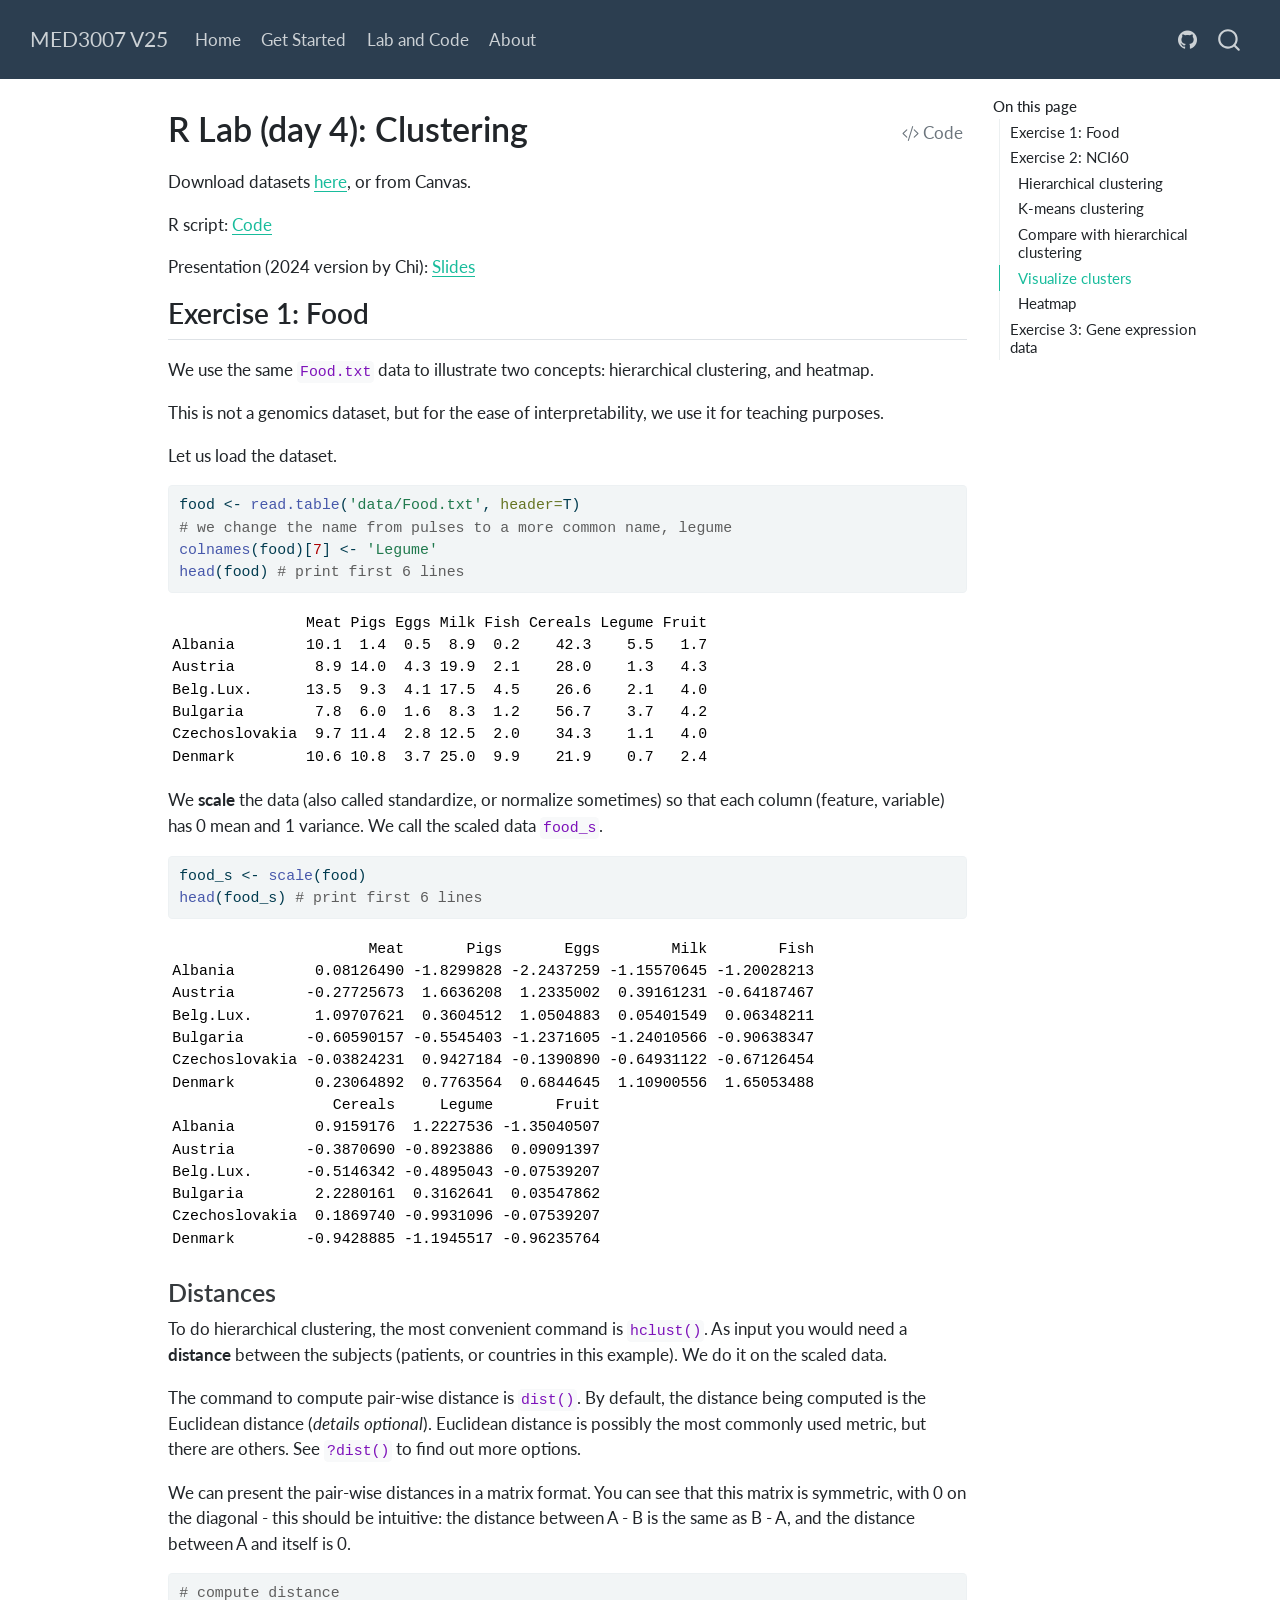
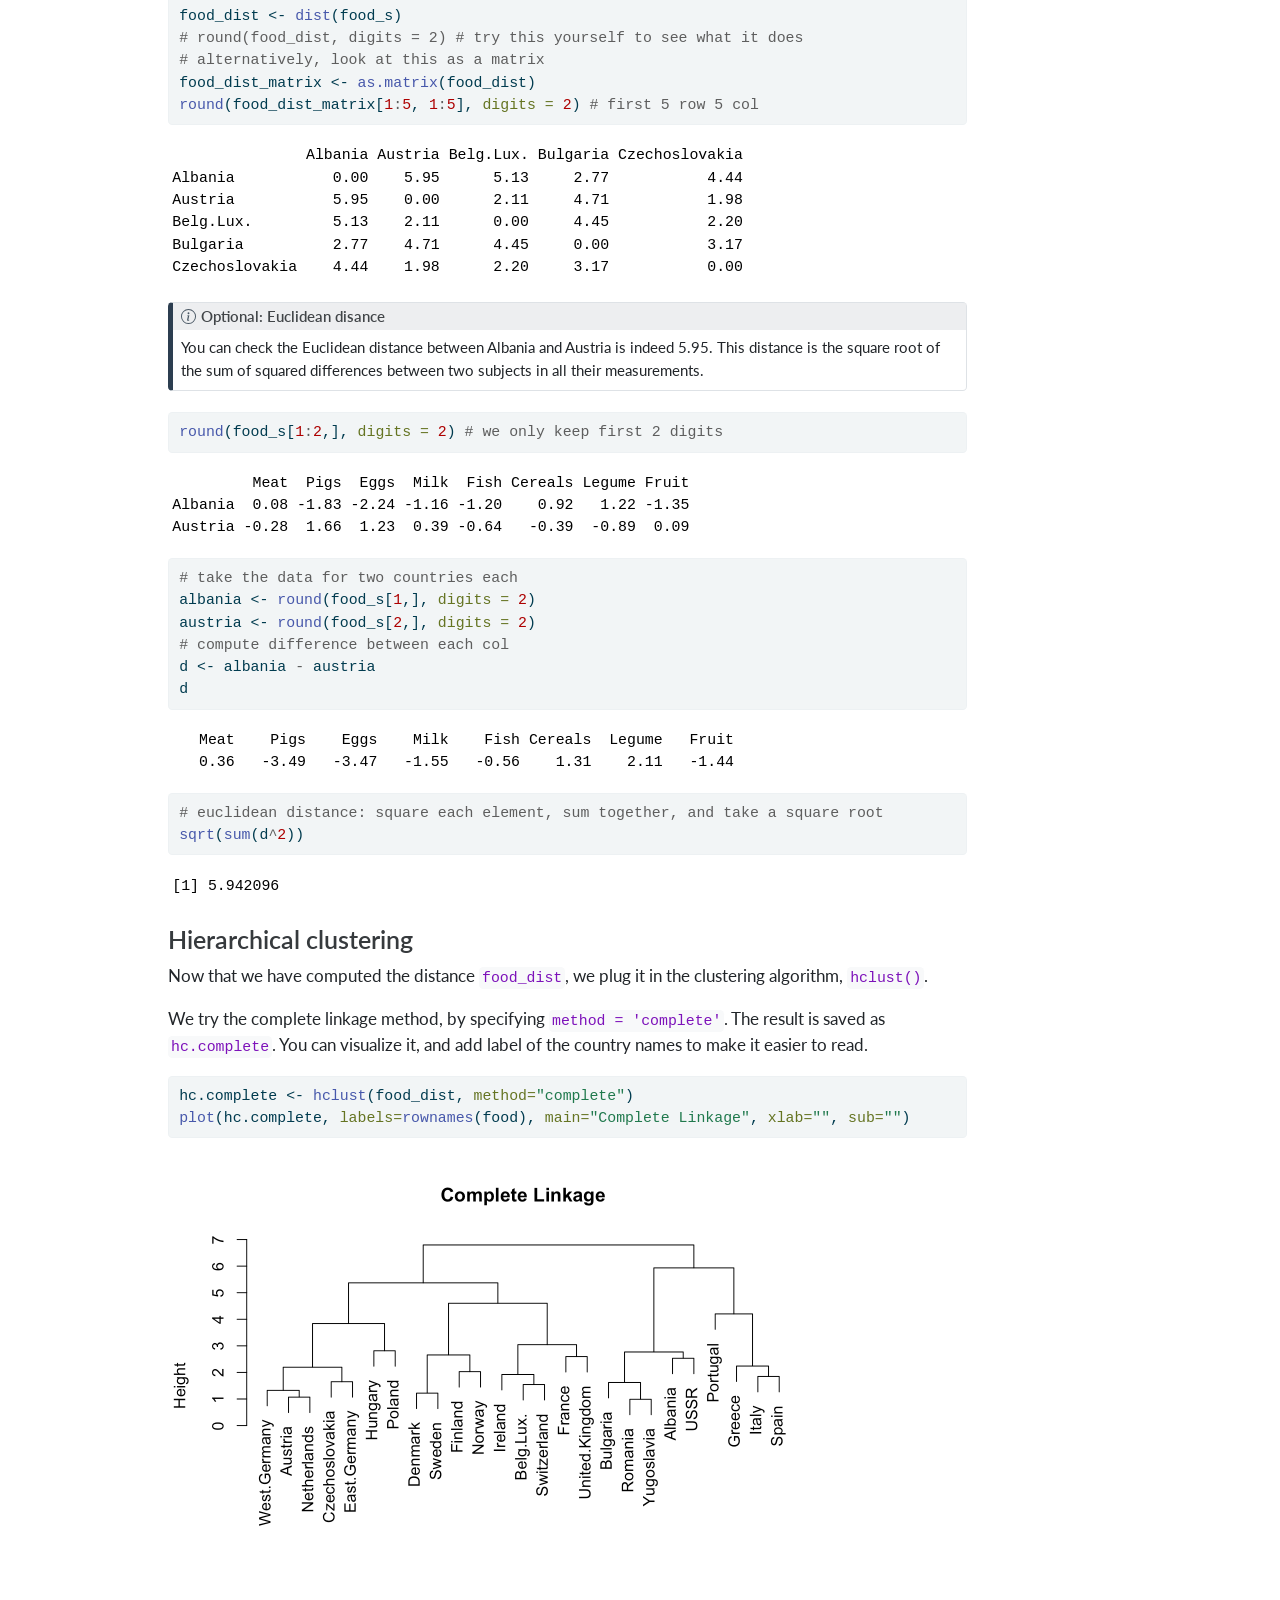
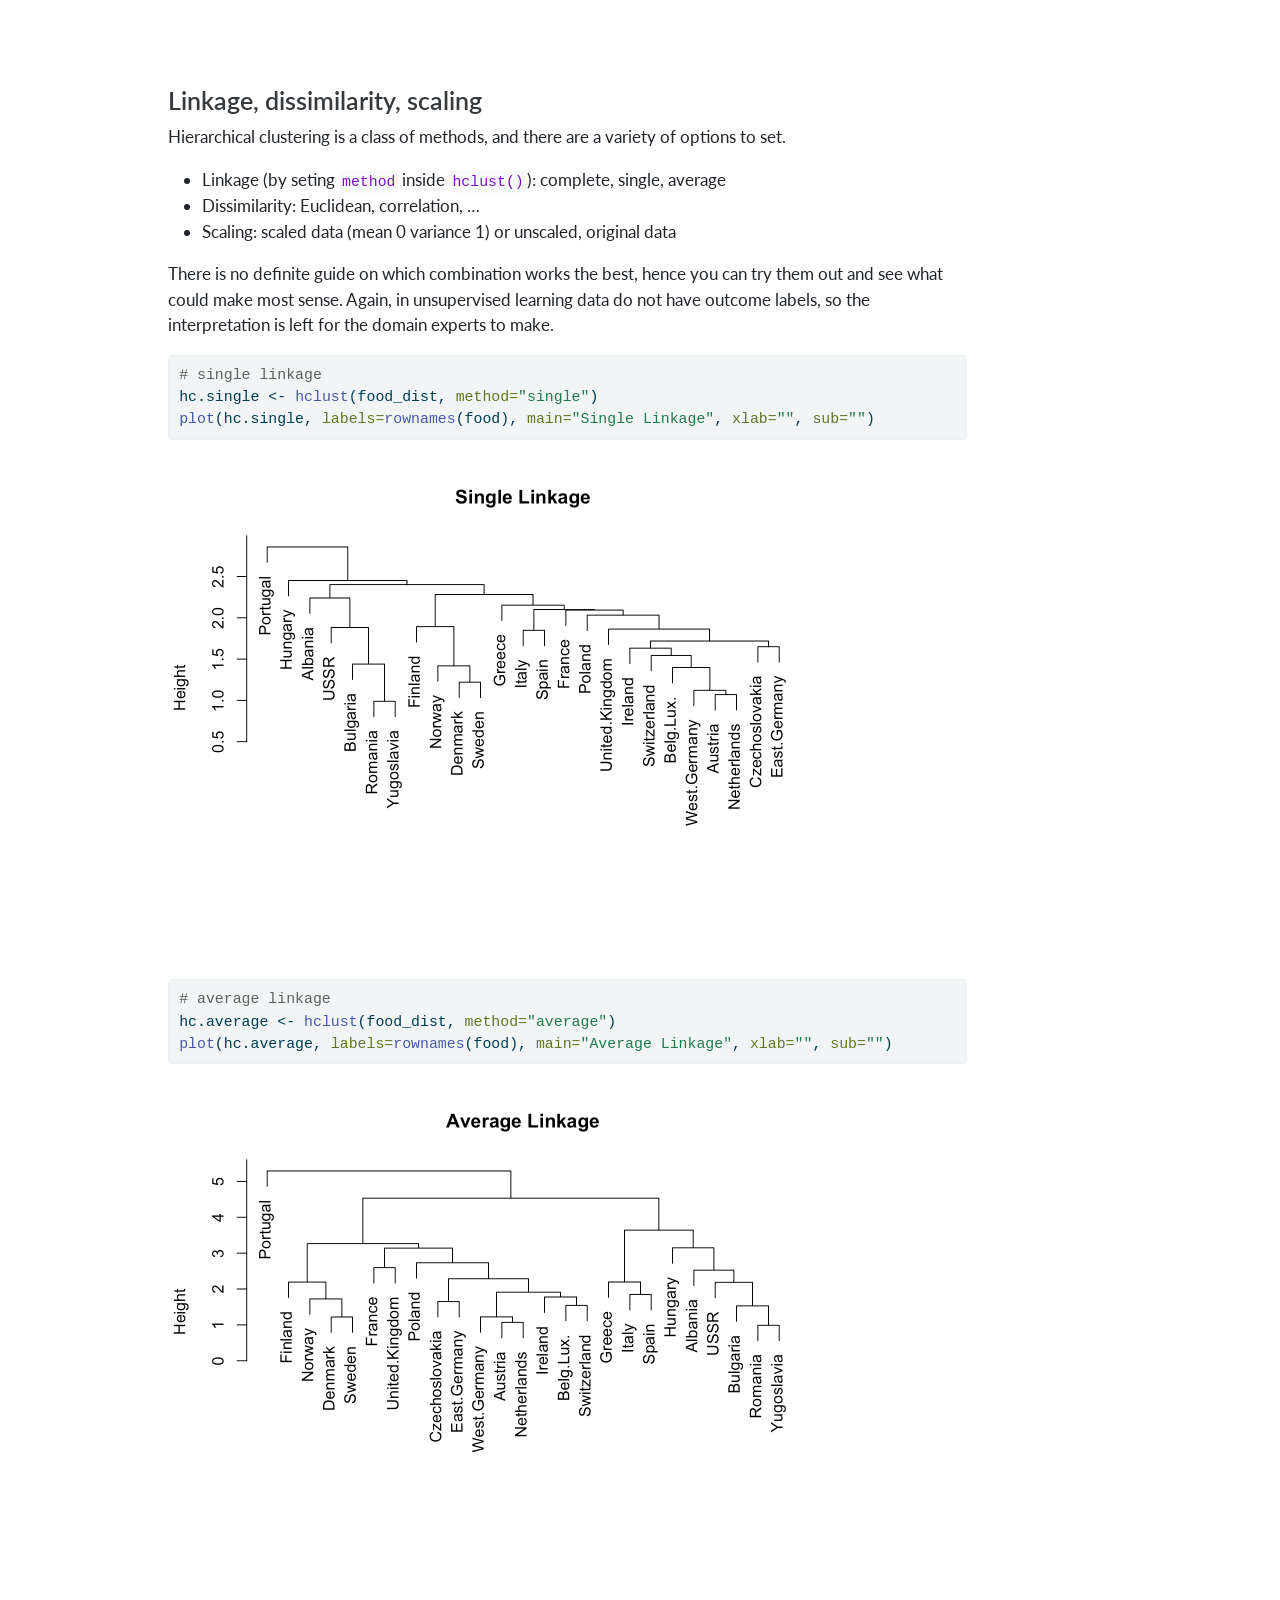
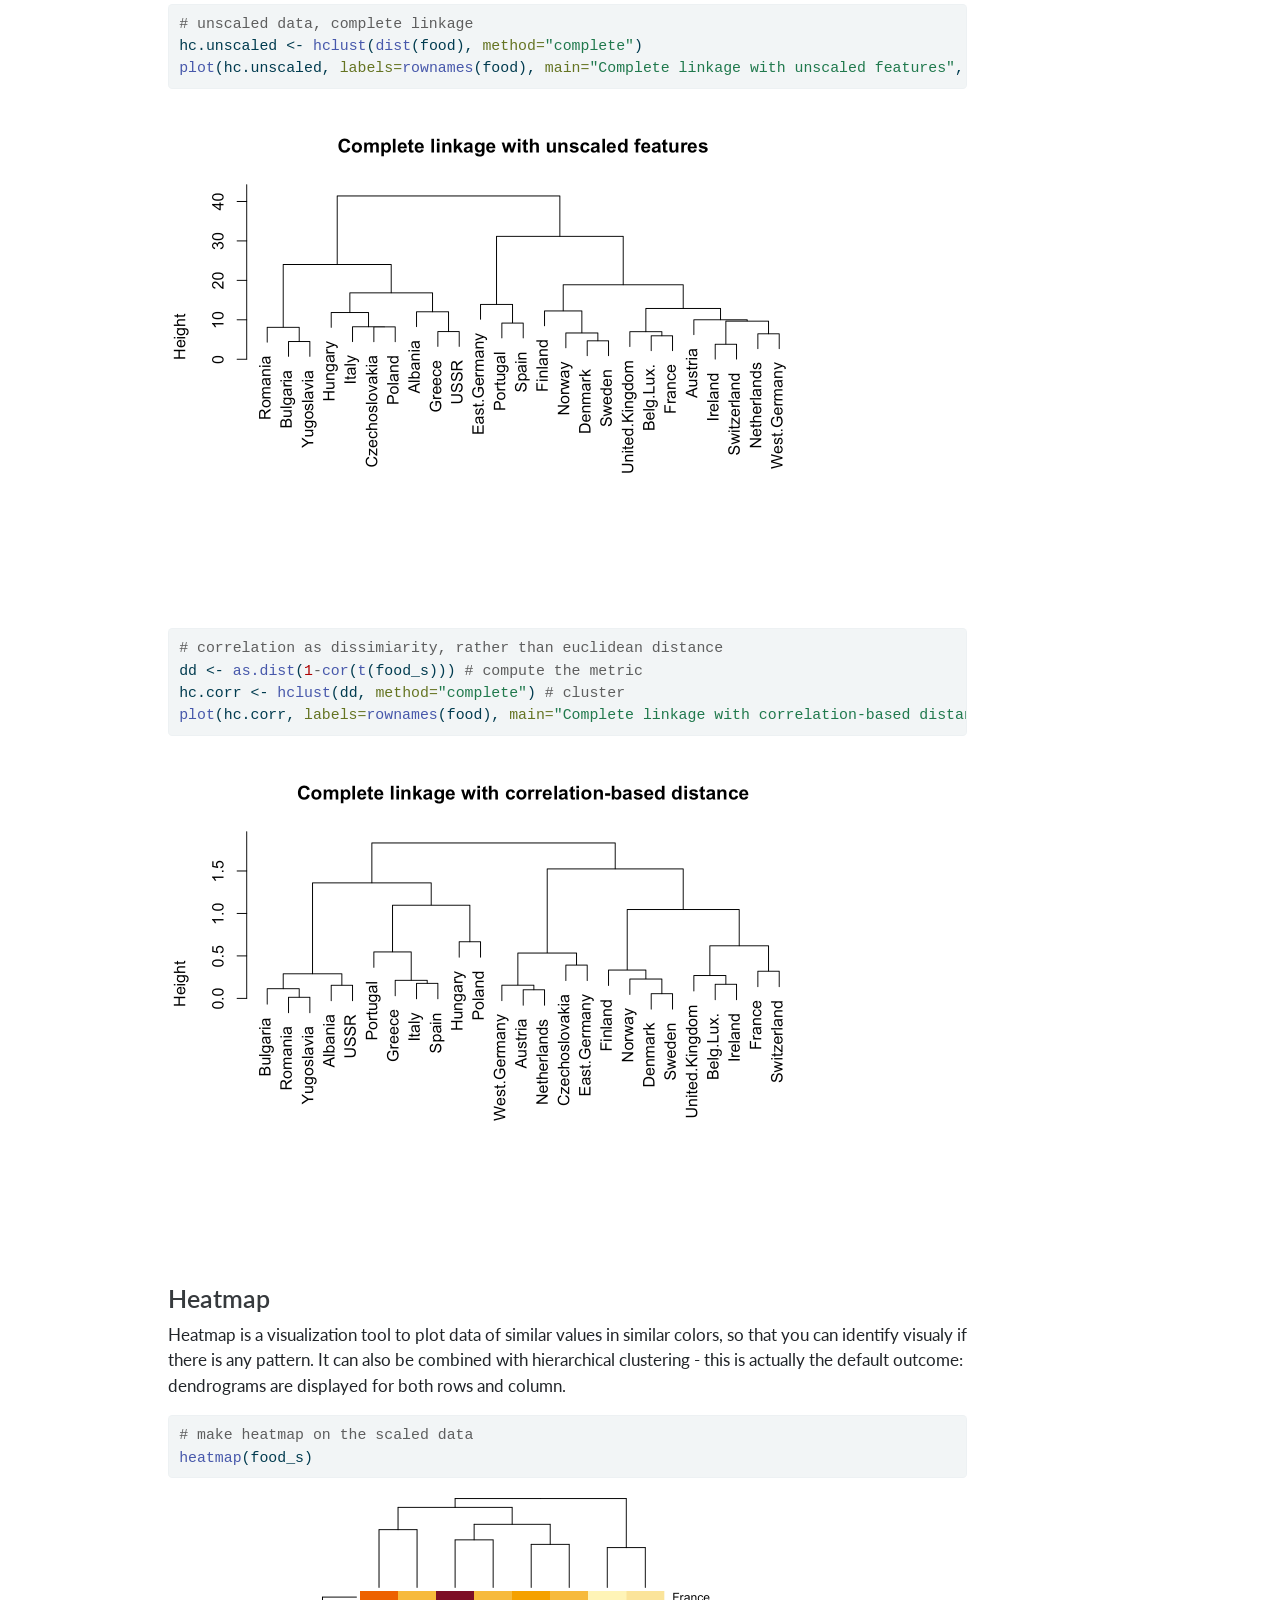
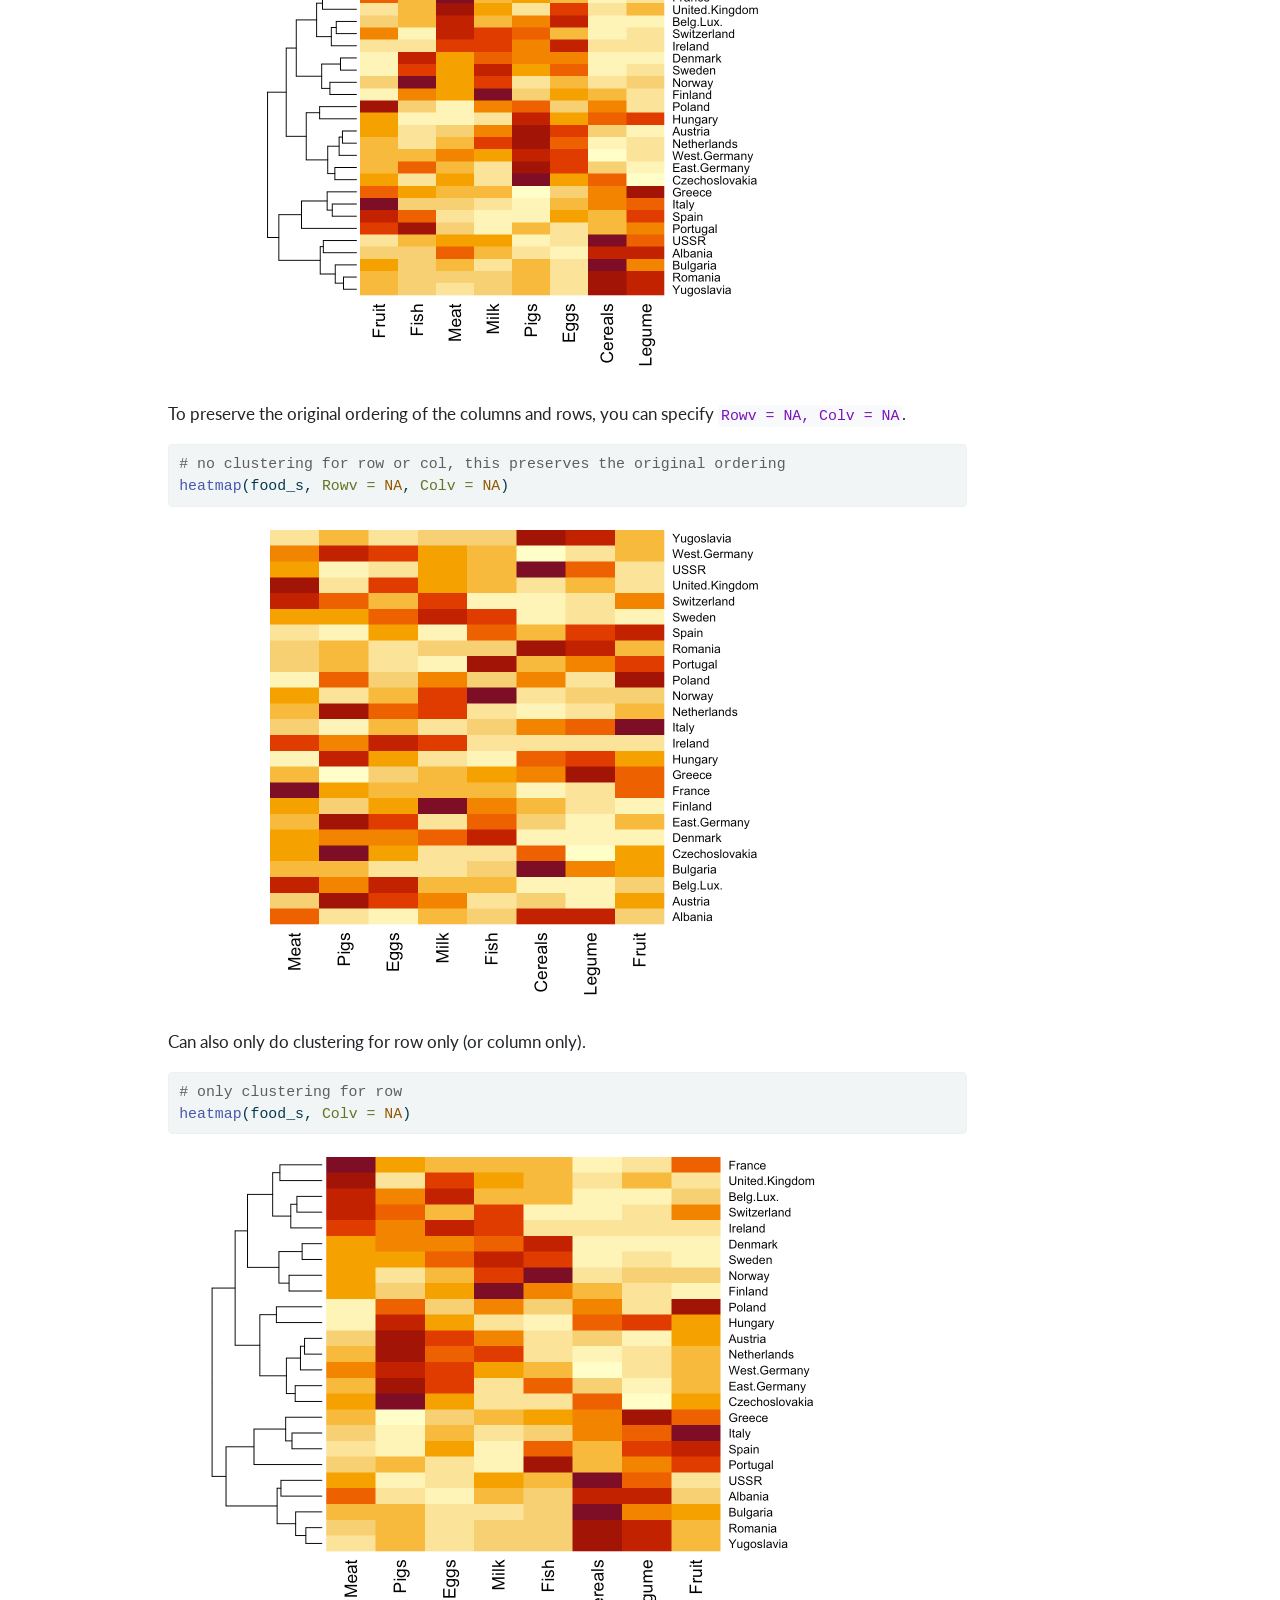
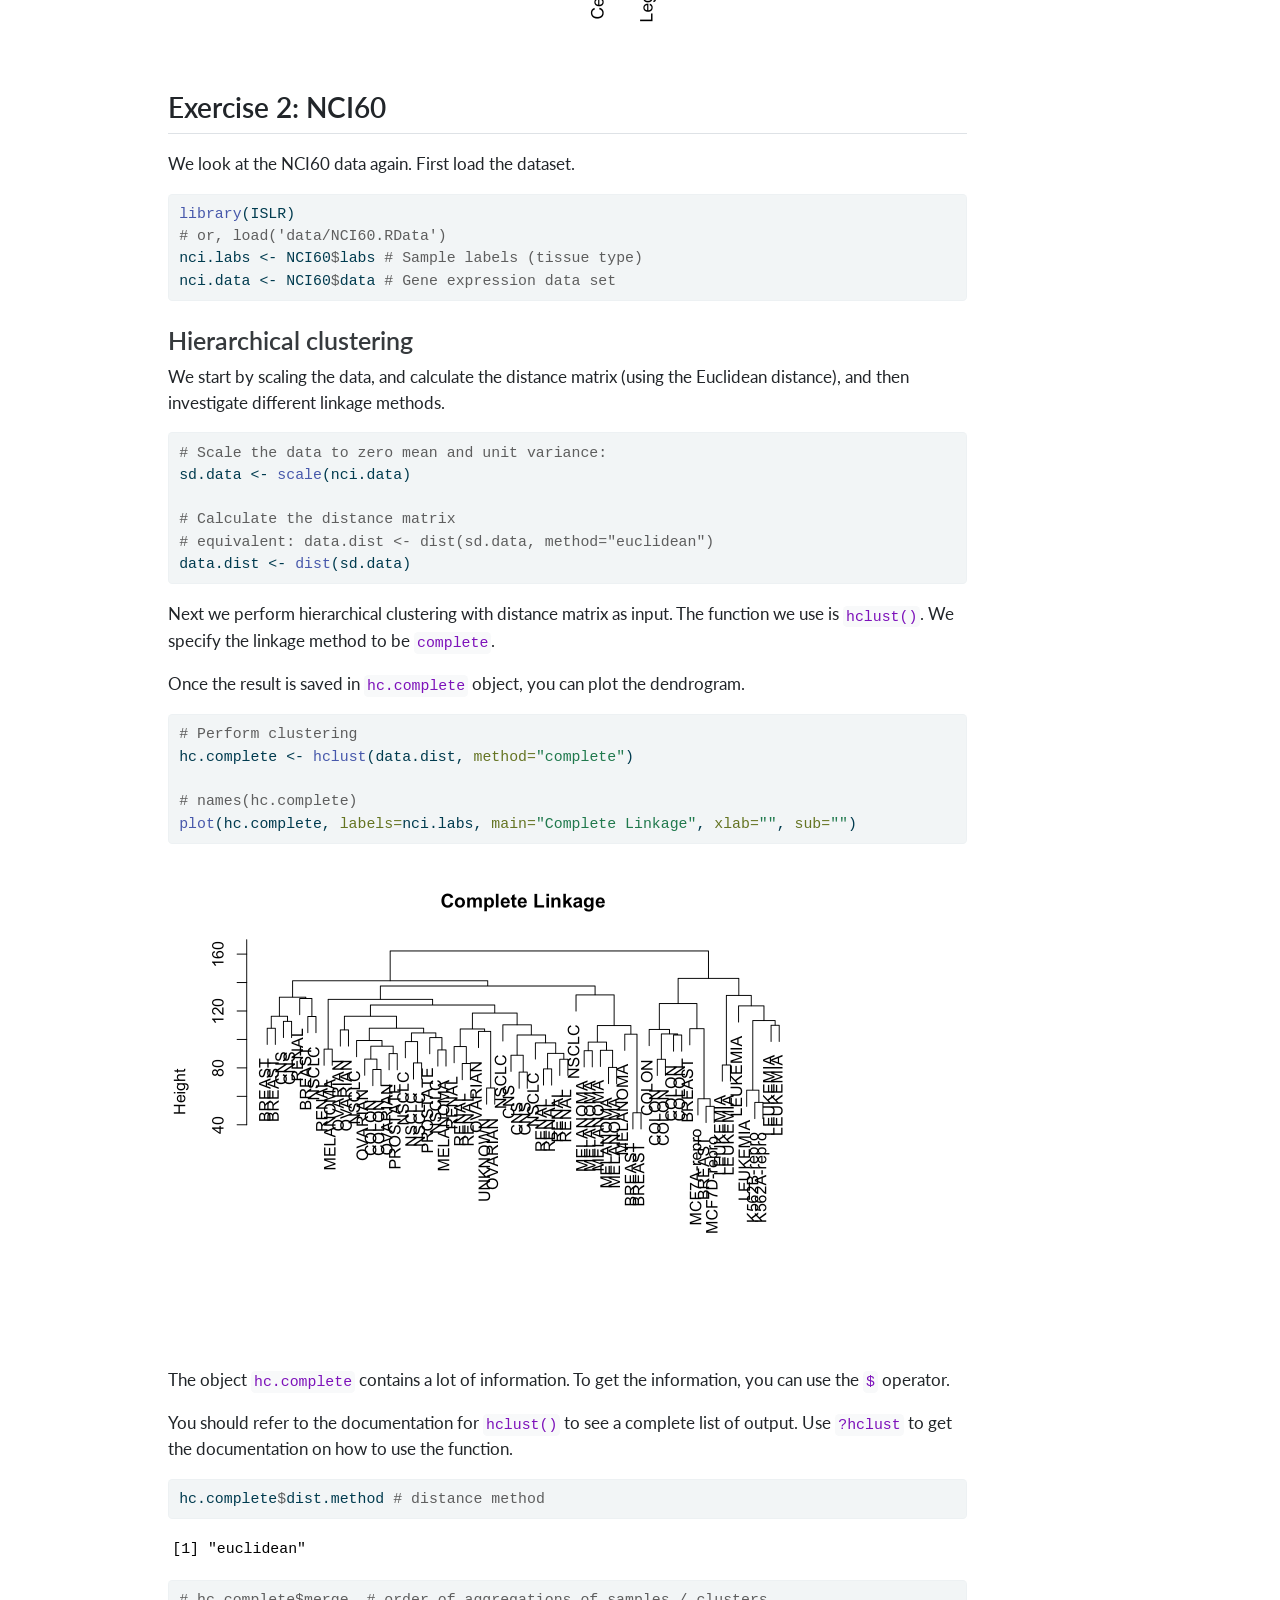
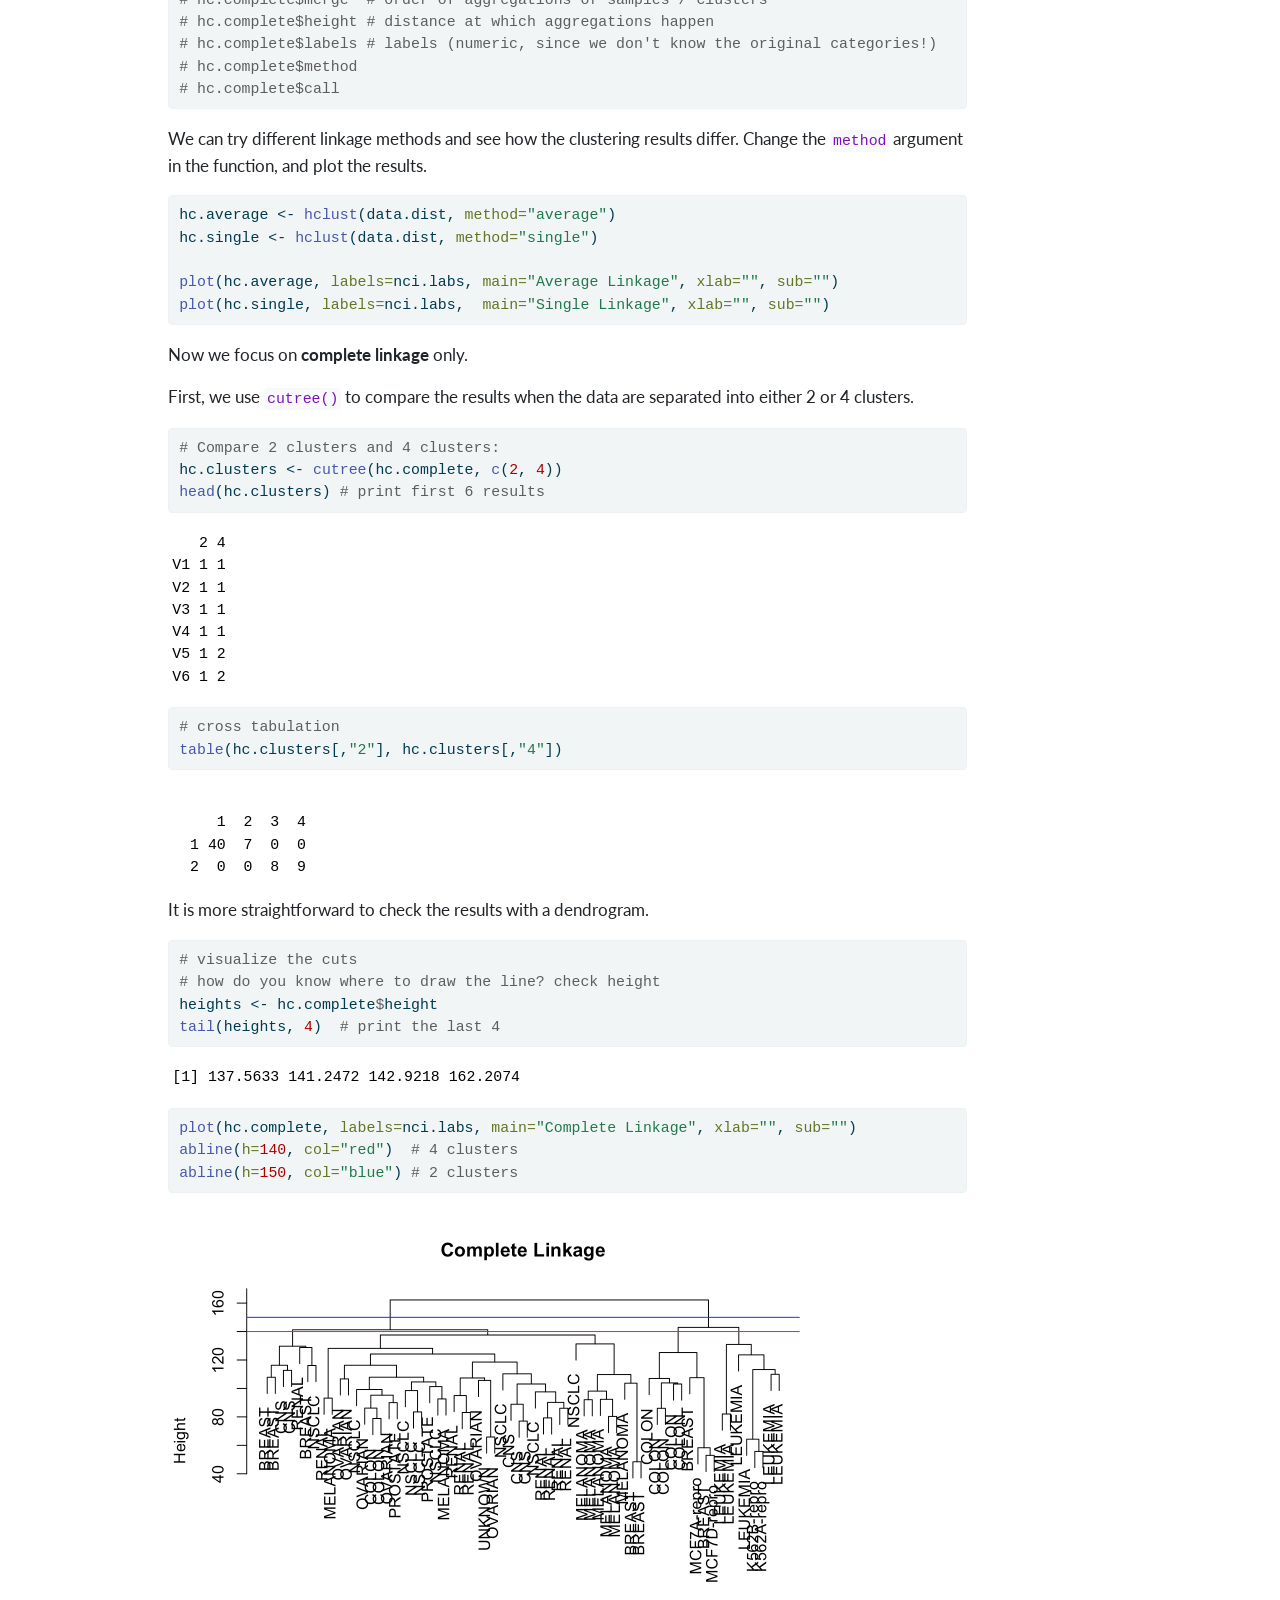
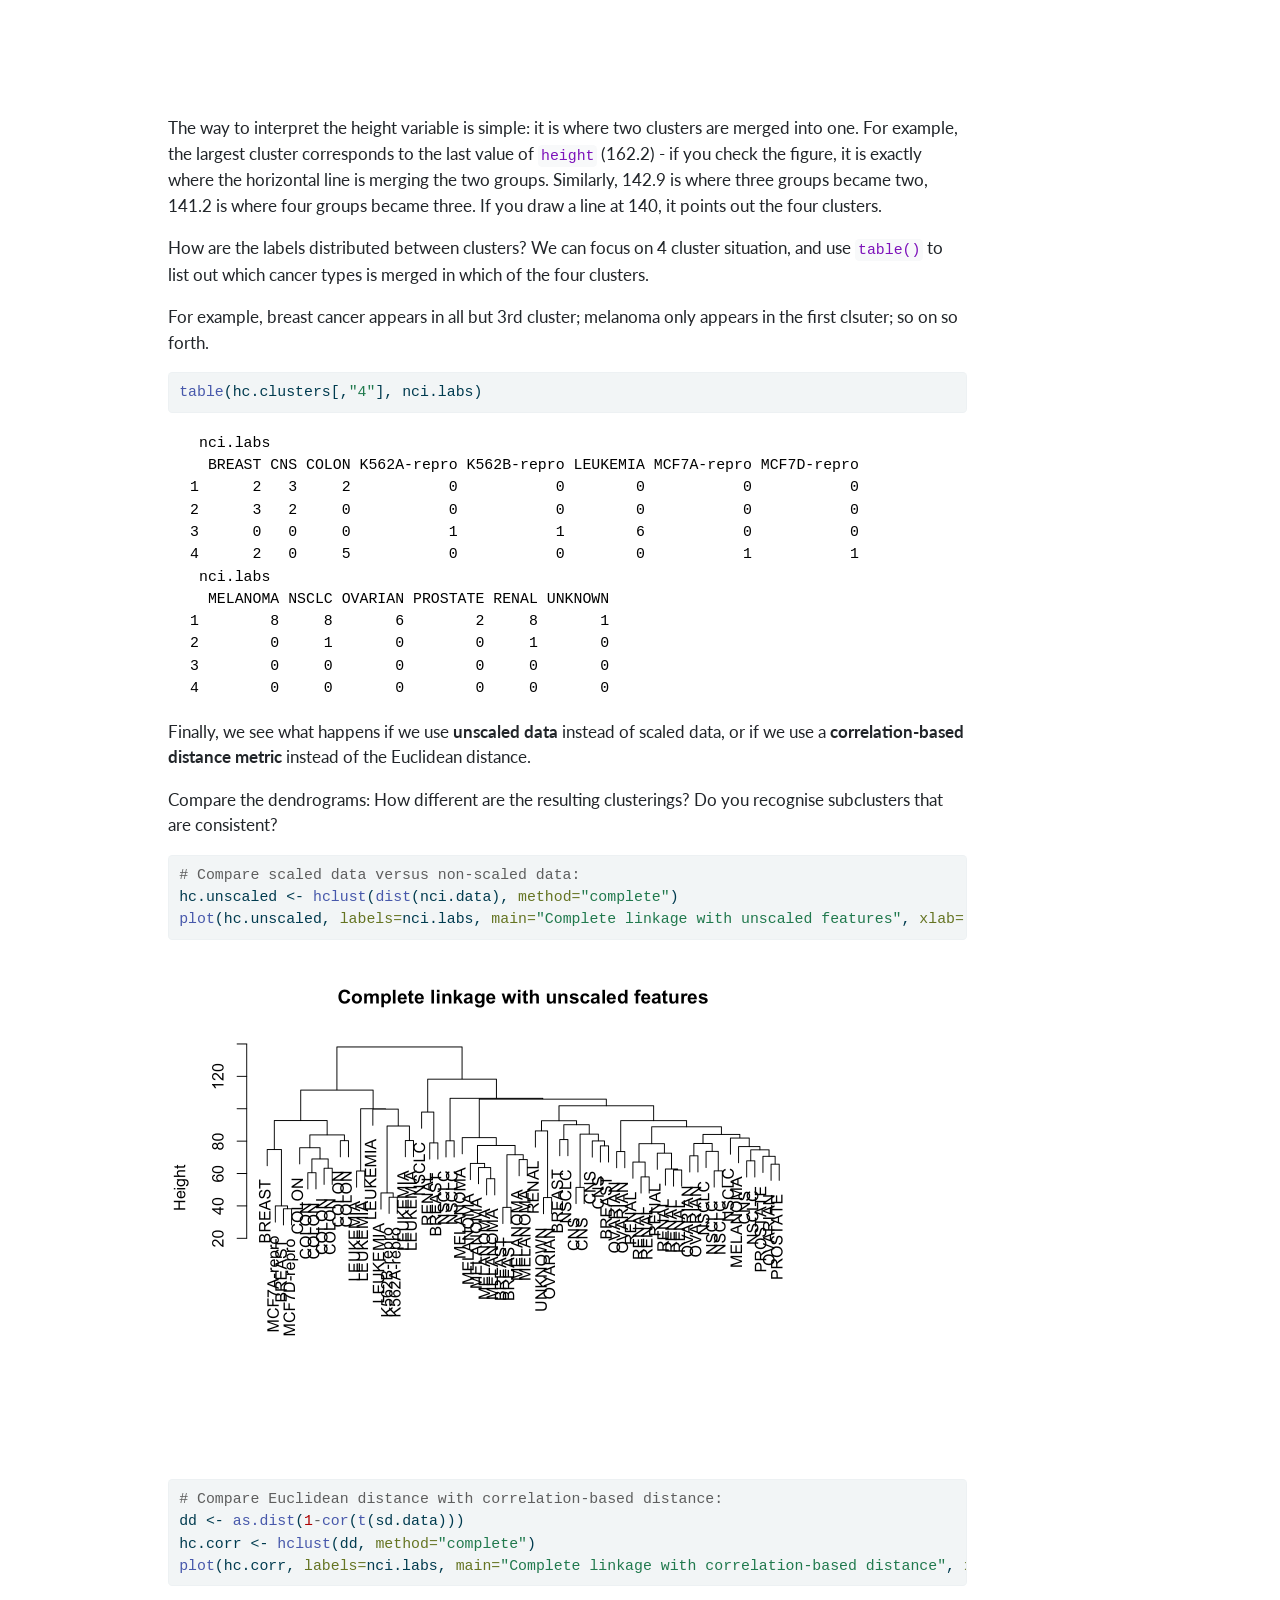
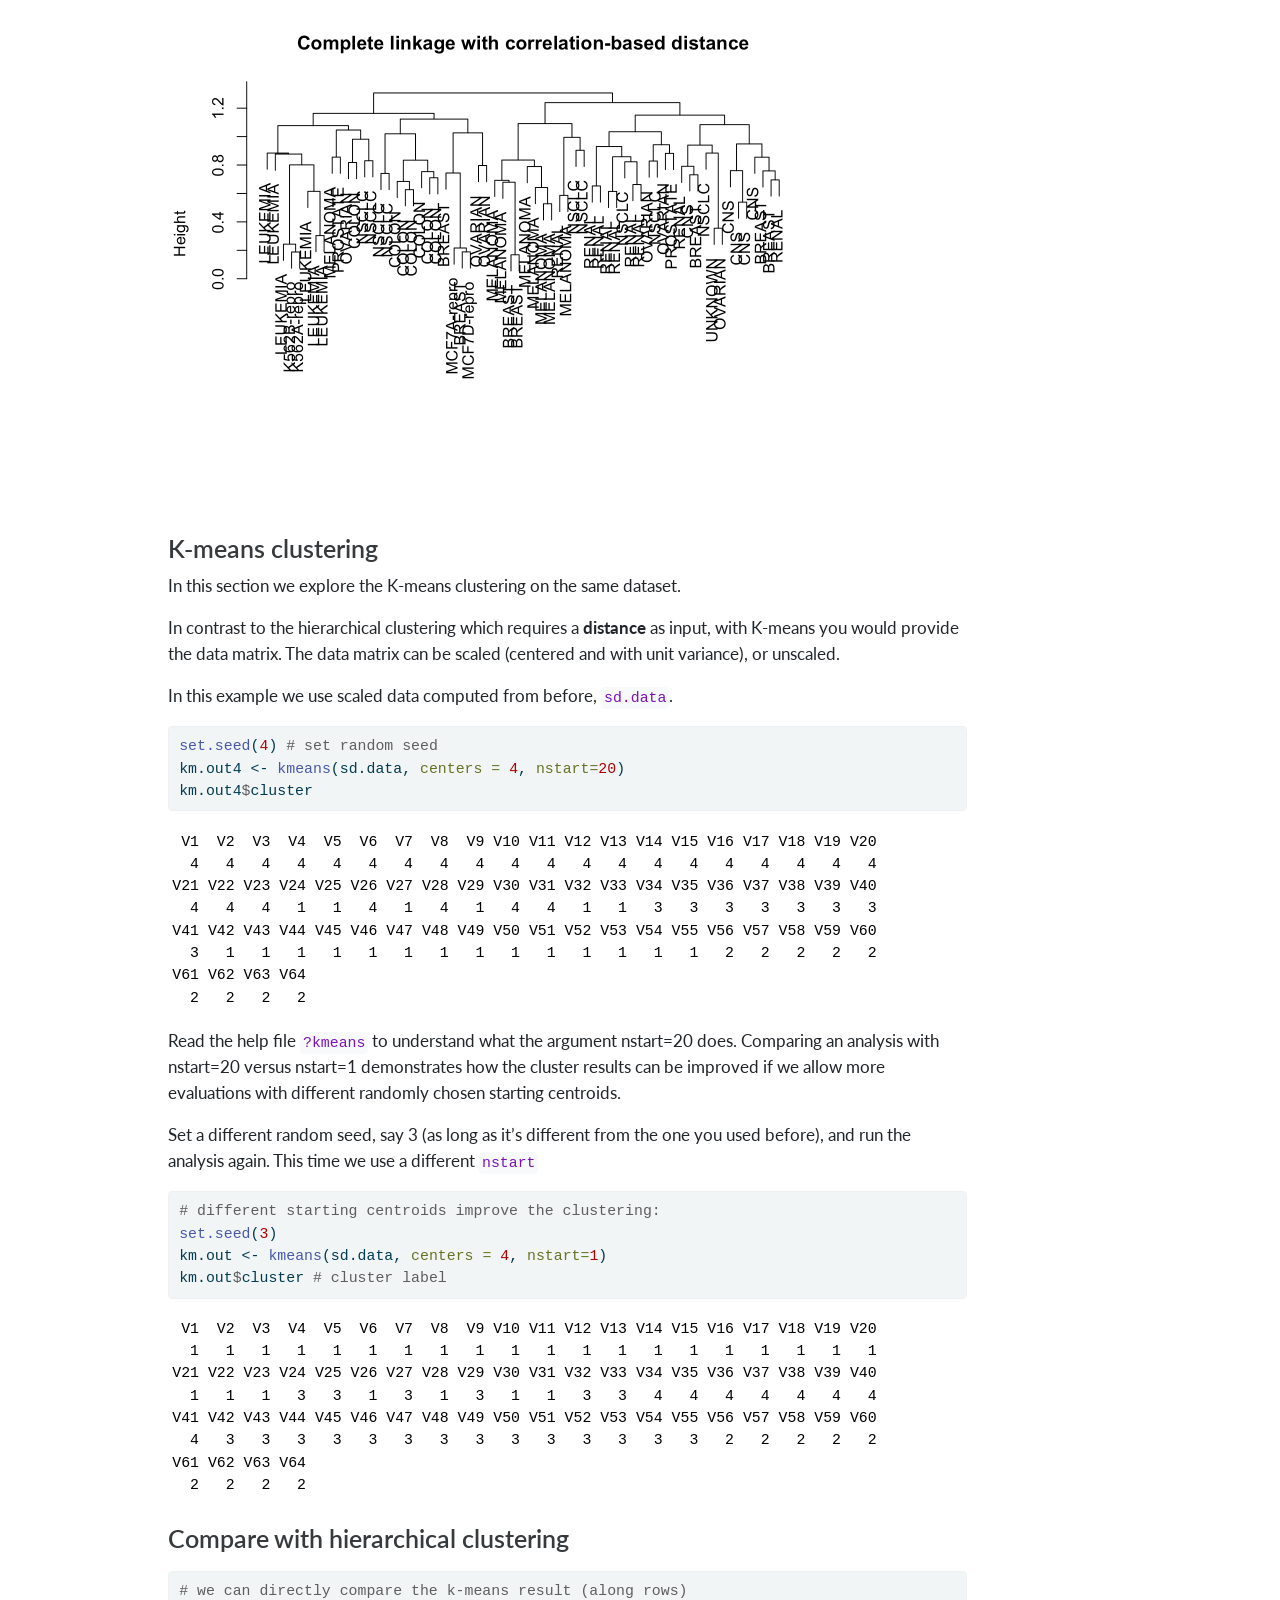
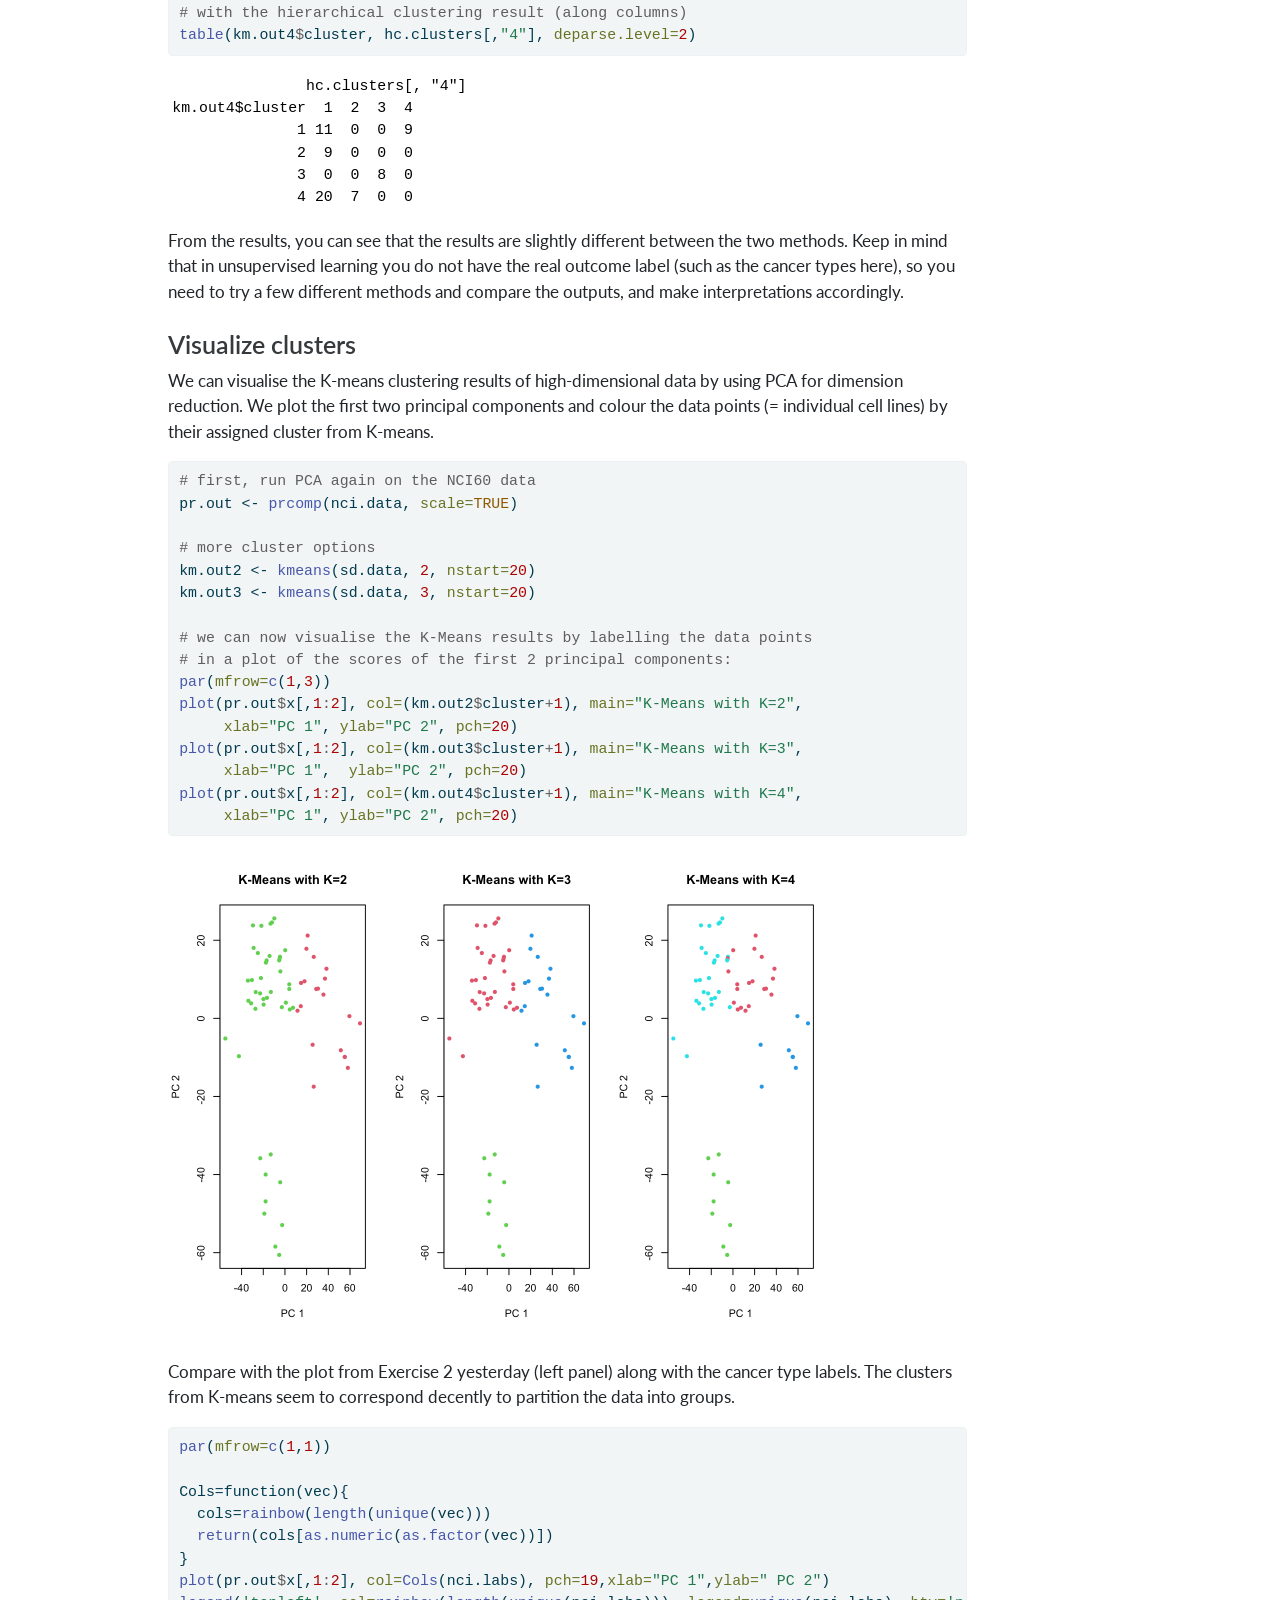
<file: docs/lab/lab_day4_clustering.html>
<!DOCTYPE html>
<html xmlns="http://www.w3.org/1999/xhtml" lang="en" xml:lang="en"><head>

<meta charset="utf-8">
<meta name="generator" content="quarto-1.4.552">

<meta name="viewport" content="width=device-width, initial-scale=1.0, user-scalable=yes">


<title>MED3007 V25 - R Lab (day 4): Clustering</title>
<style>
code{white-space: pre-wrap;}
span.smallcaps{font-variant: small-caps;}
div.columns{display: flex; gap: min(4vw, 1.5em);}
div.column{flex: auto; overflow-x: auto;}
div.hanging-indent{margin-left: 1.5em; text-indent: -1.5em;}
ul.task-list{list-style: none;}
ul.task-list li input[type="checkbox"] {
  width: 0.8em;
  margin: 0 0.8em 0.2em -1em; /* quarto-specific, see https://github.com/quarto-dev/quarto-cli/issues/4556 */ 
  vertical-align: middle;
}
/* CSS for syntax highlighting */
pre > code.sourceCode { white-space: pre; position: relative; }
pre > code.sourceCode > span { line-height: 1.25; }
pre > code.sourceCode > span:empty { height: 1.2em; }
.sourceCode { overflow: visible; }
code.sourceCode > span { color: inherit; text-decoration: inherit; }
div.sourceCode { margin: 1em 0; }
pre.sourceCode { margin: 0; }
@media screen {
div.sourceCode { overflow: auto; }
}
@media print {
pre > code.sourceCode { white-space: pre-wrap; }
pre > code.sourceCode > span { text-indent: -5em; padding-left: 5em; }
}
pre.numberSource code
  { counter-reset: source-line 0; }
pre.numberSource code > span
  { position: relative; left: -4em; counter-increment: source-line; }
pre.numberSource code > span > a:first-child::before
  { content: counter(source-line);
    position: relative; left: -1em; text-align: right; vertical-align: baseline;
    border: none; display: inline-block;
    -webkit-touch-callout: none; -webkit-user-select: none;
    -khtml-user-select: none; -moz-user-select: none;
    -ms-user-select: none; user-select: none;
    padding: 0 4px; width: 4em;
  }
pre.numberSource { margin-left: 3em;  padding-left: 4px; }
div.sourceCode
  {   }
@media screen {
pre > code.sourceCode > span > a:first-child::before { text-decoration: underline; }
}
</style>


<script src="../site_libs/quarto-nav/quarto-nav.js"></script>
<script src="../site_libs/quarto-nav/headroom.min.js"></script>
<script src="../site_libs/clipboard/clipboard.min.js"></script>
<script src="../site_libs/quarto-search/autocomplete.umd.js"></script>
<script src="../site_libs/quarto-search/fuse.min.js"></script>
<script src="../site_libs/quarto-search/quarto-search.js"></script>
<meta name="quarto:offset" content="../">
<script src="../site_libs/quarto-html/quarto.js"></script>
<script src="../site_libs/quarto-html/popper.min.js"></script>
<script src="../site_libs/quarto-html/tippy.umd.min.js"></script>
<script src="../site_libs/quarto-html/anchor.min.js"></script>
<link href="../site_libs/quarto-html/tippy.css" rel="stylesheet">
<link href="../site_libs/quarto-html/quarto-syntax-highlighting.css" rel="stylesheet" id="quarto-text-highlighting-styles">
<script src="../site_libs/bootstrap/bootstrap.min.js"></script>
<link href="../site_libs/bootstrap/bootstrap-icons.css" rel="stylesheet">
<link href="../site_libs/bootstrap/bootstrap.min.css" rel="stylesheet" id="quarto-bootstrap" data-mode="light">
<script id="quarto-search-options" type="application/json">{
  "location": "navbar",
  "copy-button": false,
  "collapse-after": 3,
  "panel-placement": "end",
  "type": "overlay",
  "limit": 50,
  "keyboard-shortcut": [
    "f",
    "/",
    "s"
  ],
  "show-item-context": false,
  "language": {
    "search-no-results-text": "No results",
    "search-matching-documents-text": "matching documents",
    "search-copy-link-title": "Copy link to search",
    "search-hide-matches-text": "Hide additional matches",
    "search-more-match-text": "more match in this document",
    "search-more-matches-text": "more matches in this document",
    "search-clear-button-title": "Clear",
    "search-text-placeholder": "",
    "search-detached-cancel-button-title": "Cancel",
    "search-submit-button-title": "Submit",
    "search-label": "Search"
  }
}</script>


</head>

<body class="nav-fixed">

<div id="quarto-search-results"></div>
  <header id="quarto-header" class="headroom fixed-top">
    <nav class="navbar navbar-expand-lg " data-bs-theme="dark">
      <div class="navbar-container container-fluid">
      <div class="navbar-brand-container mx-auto">
    <a class="navbar-brand" href="../index.html">
    <span class="navbar-title">MED3007 V25</span>
    </a>
  </div>
            <div id="quarto-search" class="" title="Search"></div>
          <button class="navbar-toggler" type="button" data-bs-toggle="collapse" data-bs-target="#navbarCollapse" aria-controls="navbarCollapse" aria-expanded="false" aria-label="Toggle navigation" onclick="if (window.quartoToggleHeadroom) { window.quartoToggleHeadroom(); }">
  <span class="navbar-toggler-icon"></span>
</button>
          <div class="collapse navbar-collapse" id="navbarCollapse">
            <ul class="navbar-nav navbar-nav-scroll me-auto">
  <li class="nav-item">
    <a class="nav-link" href="../index.html"> 
<span class="menu-text">Home</span></a>
  </li>  
  <li class="nav-item">
    <a class="nav-link" href="../get_started/get_started.html"> 
<span class="menu-text">Get Started</span></a>
  </li>  
  <li class="nav-item">
    <a class="nav-link" href="../lab/overview.html"> 
<span class="menu-text">Lab and Code</span></a>
  </li>  
  <li class="nav-item">
    <a class="nav-link" href="../about.html"> 
<span class="menu-text">About</span></a>
  </li>  
</ul>
            <ul class="navbar-nav navbar-nav-scroll ms-auto">
  <li class="nav-item compact">
    <a class="nav-link" href="https://github.com/ocbe-uio/course_med3007"> <i class="bi bi-github" role="img">
</i> 
<span class="menu-text"></span></a>
  </li>  
</ul>
          </div> <!-- /navcollapse -->
          <div class="quarto-navbar-tools">
</div>
      </div> <!-- /container-fluid -->
    </nav>
</header>
<!-- content -->
<div id="quarto-content" class="quarto-container page-columns page-rows-contents page-layout-article page-navbar">
<!-- sidebar -->
<!-- margin-sidebar -->
    <div id="quarto-margin-sidebar" class="sidebar margin-sidebar">
        <nav id="TOC" role="doc-toc" class="toc-active">
    <h2 id="toc-title">On this page</h2>
   
  <ul>
  <li><a href="#exercise-1-food" id="toc-exercise-1-food" class="nav-link active" data-scroll-target="#exercise-1-food">Exercise 1: Food</a>
  <ul class="collapse">
  <li><a href="#distances" id="toc-distances" class="nav-link" data-scroll-target="#distances">Distances</a></li>
  <li><a href="#hierarchical-clustering" id="toc-hierarchical-clustering" class="nav-link" data-scroll-target="#hierarchical-clustering">Hierarchical clustering</a></li>
  <li><a href="#linkage-dissimilarity-scaling" id="toc-linkage-dissimilarity-scaling" class="nav-link" data-scroll-target="#linkage-dissimilarity-scaling">Linkage, dissimilarity, scaling</a></li>
  <li><a href="#heatmap" id="toc-heatmap" class="nav-link" data-scroll-target="#heatmap">Heatmap</a></li>
  </ul></li>
  <li><a href="#exercise-2-nci60" id="toc-exercise-2-nci60" class="nav-link" data-scroll-target="#exercise-2-nci60">Exercise 2: NCI60</a>
  <ul class="collapse">
  <li><a href="#hierarchical-clustering-1" id="toc-hierarchical-clustering-1" class="nav-link" data-scroll-target="#hierarchical-clustering-1">Hierarchical clustering</a></li>
  <li><a href="#k-means-clustering" id="toc-k-means-clustering" class="nav-link" data-scroll-target="#k-means-clustering">K-means clustering</a></li>
  <li><a href="#compare-with-hierarchical-clustering" id="toc-compare-with-hierarchical-clustering" class="nav-link" data-scroll-target="#compare-with-hierarchical-clustering">Compare with hierarchical clustering</a></li>
  <li><a href="#visualize-clusters" id="toc-visualize-clusters" class="nav-link" data-scroll-target="#visualize-clusters">Visualize clusters</a></li>
  <li><a href="#heatmap-1" id="toc-heatmap-1" class="nav-link" data-scroll-target="#heatmap-1">Heatmap</a></li>
  </ul></li>
  <li><a href="#exercise-3-gene-expression-data" id="toc-exercise-3-gene-expression-data" class="nav-link" data-scroll-target="#exercise-3-gene-expression-data">Exercise 3: Gene expression data</a>
  <ul class="collapse">
  <li><a href="#hierarchical-clustering-2" id="toc-hierarchical-clustering-2" class="nav-link" data-scroll-target="#hierarchical-clustering-2">Hierarchical clustering</a></li>
  <li><a href="#k-means" id="toc-k-means" class="nav-link" data-scroll-target="#k-means">K-means</a></li>
  </ul></li>
  </ul>
</nav>
    </div>
<!-- main -->
<main class="content" id="quarto-document-content">

<header id="title-block-header" class="quarto-title-block default">
<div class="quarto-title">
<div class="quarto-title-block"><div><h1 class="title">R Lab (day 4): Clustering</h1><button type="button" class="btn code-tools-button" id="quarto-code-tools-source"><i class="bi"></i> Code</button></div></div>
</div>



<div class="quarto-title-meta">

    
  
    
  </div>
  


</header>


<p>Download datasets <a href="https://github.com/ocbe-uio/course_med3007/tree/main/lab/data">here</a>, or from Canvas.</p>
<p>R script: <a href="https://github.com/ocbe-uio/course_med3007/blob/main/lab/code/MED3007_Lab3_clustering.R">Code</a></p>
<p>Presentation (2024 version by Chi): <a href="presentation/Lab_clustering.pdf">Slides</a></p>
<section id="exercise-1-food" class="level2">
<h2 class="anchored" data-anchor-id="exercise-1-food">Exercise 1: Food</h2>
<p>We use the same <code>Food.txt</code> data to illustrate two concepts: hierarchical clustering, and heatmap.</p>
<p>This is not a genomics dataset, but for the ease of interpretability, we use it for teaching purposes.</p>
<p>Let us load the dataset.</p>
<div class="cell">
<div class="sourceCode cell-code" id="cb1"><pre class="sourceCode r code-with-copy"><code class="sourceCode r"><span id="cb1-1"><a href="#cb1-1" aria-hidden="true" tabindex="-1"></a>food <span class="ot">&lt;-</span> <span class="fu">read.table</span>(<span class="st">'data/Food.txt'</span>, <span class="at">header=</span>T)</span>
<span id="cb1-2"><a href="#cb1-2" aria-hidden="true" tabindex="-1"></a><span class="co"># we change the name from pulses to a more common name, legume</span></span>
<span id="cb1-3"><a href="#cb1-3" aria-hidden="true" tabindex="-1"></a><span class="fu">colnames</span>(food)[<span class="dv">7</span>] <span class="ot">&lt;-</span> <span class="st">'Legume'</span></span>
<span id="cb1-4"><a href="#cb1-4" aria-hidden="true" tabindex="-1"></a><span class="fu">head</span>(food) <span class="co"># print first 6 lines </span></span></code><button title="Copy to Clipboard" class="code-copy-button"><i class="bi"></i></button></pre></div>
<div class="cell-output cell-output-stdout">
<pre><code>               Meat Pigs Eggs Milk Fish Cereals Legume Fruit
Albania        10.1  1.4  0.5  8.9  0.2    42.3    5.5   1.7
Austria         8.9 14.0  4.3 19.9  2.1    28.0    1.3   4.3
Belg.Lux.      13.5  9.3  4.1 17.5  4.5    26.6    2.1   4.0
Bulgaria        7.8  6.0  1.6  8.3  1.2    56.7    3.7   4.2
Czechoslovakia  9.7 11.4  2.8 12.5  2.0    34.3    1.1   4.0
Denmark        10.6 10.8  3.7 25.0  9.9    21.9    0.7   2.4</code></pre>
</div>
</div>
<p>We <strong>scale</strong> the data (also called standardize, or normalize sometimes) so that each column (feature, variable) has 0 mean and 1 variance. We call the scaled data <code>food_s</code>.</p>
<div class="cell">
<div class="sourceCode cell-code" id="cb3"><pre class="sourceCode r code-with-copy"><code class="sourceCode r"><span id="cb3-1"><a href="#cb3-1" aria-hidden="true" tabindex="-1"></a>food_s <span class="ot">&lt;-</span> <span class="fu">scale</span>(food)</span>
<span id="cb3-2"><a href="#cb3-2" aria-hidden="true" tabindex="-1"></a><span class="fu">head</span>(food_s) <span class="co"># print first 6 lines</span></span></code><button title="Copy to Clipboard" class="code-copy-button"><i class="bi"></i></button></pre></div>
<div class="cell-output cell-output-stdout">
<pre><code>                      Meat       Pigs       Eggs        Milk        Fish
Albania         0.08126490 -1.8299828 -2.2437259 -1.15570645 -1.20028213
Austria        -0.27725673  1.6636208  1.2335002  0.39161231 -0.64187467
Belg.Lux.       1.09707621  0.3604512  1.0504883  0.05401549  0.06348211
Bulgaria       -0.60590157 -0.5545403 -1.2371605 -1.24010566 -0.90638347
Czechoslovakia -0.03824231  0.9427184 -0.1390890 -0.64931122 -0.67126454
Denmark         0.23064892  0.7763564  0.6844645  1.10900556  1.65053488
                  Cereals     Legume       Fruit
Albania         0.9159176  1.2227536 -1.35040507
Austria        -0.3870690 -0.8923886  0.09091397
Belg.Lux.      -0.5146342 -0.4895043 -0.07539207
Bulgaria        2.2280161  0.3162641  0.03547862
Czechoslovakia  0.1869740 -0.9931096 -0.07539207
Denmark        -0.9428885 -1.1945517 -0.96235764</code></pre>
</div>
</div>
<section id="distances" class="level3">
<h3 class="anchored" data-anchor-id="distances">Distances</h3>
<p>To do hierarchical clustering, the most convenient command is <code>hclust()</code>. As input you would need a <strong>distance</strong> between the subjects (patients, or countries in this example). We do it on the scaled data.</p>
<p>The command to compute pair-wise distance is <code>dist()</code>. By default, the distance being computed is the Euclidean distance (<em>details optional</em>). Euclidean distance is possibly the most commonly used metric, but there are others. See <code>?dist()</code> to find out more options.</p>
<p>We can present the pair-wise distances in a matrix format. You can see that this matrix is symmetric, with 0 on the diagonal - this should be intuitive: the distance between A - B is the same as B - A, and the distance between A and itself is 0.</p>
<div class="cell">
<div class="sourceCode cell-code" id="cb5"><pre class="sourceCode r code-with-copy"><code class="sourceCode r"><span id="cb5-1"><a href="#cb5-1" aria-hidden="true" tabindex="-1"></a><span class="co"># compute distance</span></span>
<span id="cb5-2"><a href="#cb5-2" aria-hidden="true" tabindex="-1"></a>food_dist <span class="ot">&lt;-</span> <span class="fu">dist</span>(food_s)</span>
<span id="cb5-3"><a href="#cb5-3" aria-hidden="true" tabindex="-1"></a><span class="co"># round(food_dist, digits = 2) # try this yourself to see what it does</span></span>
<span id="cb5-4"><a href="#cb5-4" aria-hidden="true" tabindex="-1"></a><span class="co"># alternatively, look at this as a matrix</span></span>
<span id="cb5-5"><a href="#cb5-5" aria-hidden="true" tabindex="-1"></a>food_dist_matrix <span class="ot">&lt;-</span> <span class="fu">as.matrix</span>(food_dist)</span>
<span id="cb5-6"><a href="#cb5-6" aria-hidden="true" tabindex="-1"></a><span class="fu">round</span>(food_dist_matrix[<span class="dv">1</span><span class="sc">:</span><span class="dv">5</span>, <span class="dv">1</span><span class="sc">:</span><span class="dv">5</span>], <span class="at">digits =</span> <span class="dv">2</span>) <span class="co"># first 5 row 5 col</span></span></code><button title="Copy to Clipboard" class="code-copy-button"><i class="bi"></i></button></pre></div>
<div class="cell-output cell-output-stdout">
<pre><code>               Albania Austria Belg.Lux. Bulgaria Czechoslovakia
Albania           0.00    5.95      5.13     2.77           4.44
Austria           5.95    0.00      2.11     4.71           1.98
Belg.Lux.         5.13    2.11      0.00     4.45           2.20
Bulgaria          2.77    4.71      4.45     0.00           3.17
Czechoslovakia    4.44    1.98      2.20     3.17           0.00</code></pre>
</div>
</div>
<div class="callout callout-style-default callout-note callout-titled">
<div class="callout-header d-flex align-content-center">
<div class="callout-icon-container">
<i class="callout-icon"></i>
</div>
<div class="callout-title-container flex-fill">
Optional: Euclidean disance
</div>
</div>
<div class="callout-body-container callout-body">
<p>You can check the Euclidean distance between Albania and Austria is indeed 5.95. This distance is the square root of the sum of squared differences between two subjects in all their measurements.</p>
</div>
</div>
<div class="cell">
<div class="sourceCode cell-code" id="cb7"><pre class="sourceCode r code-with-copy"><code class="sourceCode r"><span id="cb7-1"><a href="#cb7-1" aria-hidden="true" tabindex="-1"></a><span class="fu">round</span>(food_s[<span class="dv">1</span><span class="sc">:</span><span class="dv">2</span>,], <span class="at">digits =</span> <span class="dv">2</span>) <span class="co"># we only keep first 2 digits</span></span></code><button title="Copy to Clipboard" class="code-copy-button"><i class="bi"></i></button></pre></div>
<div class="cell-output cell-output-stdout">
<pre><code>         Meat  Pigs  Eggs  Milk  Fish Cereals Legume Fruit
Albania  0.08 -1.83 -2.24 -1.16 -1.20    0.92   1.22 -1.35
Austria -0.28  1.66  1.23  0.39 -0.64   -0.39  -0.89  0.09</code></pre>
</div>
<div class="sourceCode cell-code" id="cb9"><pre class="sourceCode r code-with-copy"><code class="sourceCode r"><span id="cb9-1"><a href="#cb9-1" aria-hidden="true" tabindex="-1"></a><span class="co"># take the data for two countries each </span></span>
<span id="cb9-2"><a href="#cb9-2" aria-hidden="true" tabindex="-1"></a>albania <span class="ot">&lt;-</span> <span class="fu">round</span>(food_s[<span class="dv">1</span>,], <span class="at">digits =</span> <span class="dv">2</span>)</span>
<span id="cb9-3"><a href="#cb9-3" aria-hidden="true" tabindex="-1"></a>austria <span class="ot">&lt;-</span> <span class="fu">round</span>(food_s[<span class="dv">2</span>,], <span class="at">digits =</span> <span class="dv">2</span>)</span>
<span id="cb9-4"><a href="#cb9-4" aria-hidden="true" tabindex="-1"></a><span class="co"># compute difference between each col</span></span>
<span id="cb9-5"><a href="#cb9-5" aria-hidden="true" tabindex="-1"></a>d <span class="ot">&lt;-</span> albania <span class="sc">-</span> austria</span>
<span id="cb9-6"><a href="#cb9-6" aria-hidden="true" tabindex="-1"></a>d</span></code><button title="Copy to Clipboard" class="code-copy-button"><i class="bi"></i></button></pre></div>
<div class="cell-output cell-output-stdout">
<pre><code>   Meat    Pigs    Eggs    Milk    Fish Cereals  Legume   Fruit 
   0.36   -3.49   -3.47   -1.55   -0.56    1.31    2.11   -1.44 </code></pre>
</div>
<div class="sourceCode cell-code" id="cb11"><pre class="sourceCode r code-with-copy"><code class="sourceCode r"><span id="cb11-1"><a href="#cb11-1" aria-hidden="true" tabindex="-1"></a><span class="co"># euclidean distance: square each element, sum together, and take a square root</span></span>
<span id="cb11-2"><a href="#cb11-2" aria-hidden="true" tabindex="-1"></a><span class="fu">sqrt</span>(<span class="fu">sum</span>(d<span class="sc">^</span><span class="dv">2</span>)) </span></code><button title="Copy to Clipboard" class="code-copy-button"><i class="bi"></i></button></pre></div>
<div class="cell-output cell-output-stdout">
<pre><code>[1] 5.942096</code></pre>
</div>
</div>
</section>
<section id="hierarchical-clustering" class="level3">
<h3 class="anchored" data-anchor-id="hierarchical-clustering">Hierarchical clustering</h3>
<p>Now that we have computed the distance <code>food_dist</code>, we plug it in the clustering algorithm, <code>hclust()</code>.</p>
<p>We try the complete linkage method, by specifying <code>method = 'complete'</code>. The result is saved as <code>hc.complete</code>. You can visualize it, and add label of the country names to make it easier to read.</p>
<div class="cell">
<div class="sourceCode cell-code" id="cb13"><pre class="sourceCode r code-with-copy"><code class="sourceCode r"><span id="cb13-1"><a href="#cb13-1" aria-hidden="true" tabindex="-1"></a>hc.complete <span class="ot">&lt;-</span> <span class="fu">hclust</span>(food_dist, <span class="at">method=</span><span class="st">"complete"</span>)</span>
<span id="cb13-2"><a href="#cb13-2" aria-hidden="true" tabindex="-1"></a><span class="fu">plot</span>(hc.complete, <span class="at">labels=</span><span class="fu">rownames</span>(food), <span class="at">main=</span><span class="st">"Complete Linkage"</span>, <span class="at">xlab=</span><span class="st">""</span>, <span class="at">sub=</span><span class="st">""</span>)</span></code><button title="Copy to Clipboard" class="code-copy-button"><i class="bi"></i></button></pre></div>
<div class="cell-output-display">
<div>
<figure class="figure">
<p><img src="lab_day4_clustering_files/figure-html/hc-food-complete-1.png" class="img-fluid figure-img" width="672"></p>
</figure>
</div>
</div>
</div>
</section>
<section id="linkage-dissimilarity-scaling" class="level3">
<h3 class="anchored" data-anchor-id="linkage-dissimilarity-scaling">Linkage, dissimilarity, scaling</h3>
<p>Hierarchical clustering is a class of methods, and there are a variety of options to set.</p>
<ul>
<li>Linkage (by seting <code>method</code> inside <code>hclust()</code>): complete, single, average</li>
<li>Dissimilarity: Euclidean, correlation, …</li>
<li>Scaling: scaled data (mean 0 variance 1) or unscaled, original data</li>
</ul>
<p>There is no definite guide on which combination works the best, hence you can try them out and see what could make most sense. Again, in unsupervised learning data do not have outcome labels, so the interpretation is left for the domain experts to make.</p>
<div class="cell">
<div class="sourceCode cell-code" id="cb14"><pre class="sourceCode r code-with-copy"><code class="sourceCode r"><span id="cb14-1"><a href="#cb14-1" aria-hidden="true" tabindex="-1"></a><span class="co"># single linkage</span></span>
<span id="cb14-2"><a href="#cb14-2" aria-hidden="true" tabindex="-1"></a>hc.single <span class="ot">&lt;-</span> <span class="fu">hclust</span>(food_dist, <span class="at">method=</span><span class="st">"single"</span>)</span>
<span id="cb14-3"><a href="#cb14-3" aria-hidden="true" tabindex="-1"></a><span class="fu">plot</span>(hc.single, <span class="at">labels=</span><span class="fu">rownames</span>(food), <span class="at">main=</span><span class="st">"Single Linkage"</span>, <span class="at">xlab=</span><span class="st">""</span>, <span class="at">sub=</span><span class="st">""</span>)</span></code><button title="Copy to Clipboard" class="code-copy-button"><i class="bi"></i></button></pre></div>
<div class="cell-output-display">
<div>
<figure class="figure">
<p><img src="lab_day4_clustering_files/figure-html/hc-food-linkage-1.png" class="img-fluid figure-img" width="672"></p>
</figure>
</div>
</div>
<div class="sourceCode cell-code" id="cb15"><pre class="sourceCode r code-with-copy"><code class="sourceCode r"><span id="cb15-1"><a href="#cb15-1" aria-hidden="true" tabindex="-1"></a><span class="co"># average linkage</span></span>
<span id="cb15-2"><a href="#cb15-2" aria-hidden="true" tabindex="-1"></a>hc.average <span class="ot">&lt;-</span> <span class="fu">hclust</span>(food_dist, <span class="at">method=</span><span class="st">"average"</span>)</span>
<span id="cb15-3"><a href="#cb15-3" aria-hidden="true" tabindex="-1"></a><span class="fu">plot</span>(hc.average, <span class="at">labels=</span><span class="fu">rownames</span>(food), <span class="at">main=</span><span class="st">"Average Linkage"</span>, <span class="at">xlab=</span><span class="st">""</span>, <span class="at">sub=</span><span class="st">""</span>)</span></code><button title="Copy to Clipboard" class="code-copy-button"><i class="bi"></i></button></pre></div>
<div class="cell-output-display">
<div>
<figure class="figure">
<p><img src="lab_day4_clustering_files/figure-html/hc-food-linkage-2.png" class="img-fluid figure-img" width="672"></p>
</figure>
</div>
</div>
</div>
<div class="cell">
<div class="sourceCode cell-code" id="cb16"><pre class="sourceCode r code-with-copy"><code class="sourceCode r"><span id="cb16-1"><a href="#cb16-1" aria-hidden="true" tabindex="-1"></a><span class="co"># unscaled data, complete linkage</span></span>
<span id="cb16-2"><a href="#cb16-2" aria-hidden="true" tabindex="-1"></a>hc.unscaled <span class="ot">&lt;-</span> <span class="fu">hclust</span>(<span class="fu">dist</span>(food), <span class="at">method=</span><span class="st">"complete"</span>)</span>
<span id="cb16-3"><a href="#cb16-3" aria-hidden="true" tabindex="-1"></a><span class="fu">plot</span>(hc.unscaled, <span class="at">labels=</span><span class="fu">rownames</span>(food), <span class="at">main=</span><span class="st">"Complete linkage with unscaled features"</span>, <span class="at">xlab=</span><span class="st">""</span>, <span class="at">sub=</span><span class="st">""</span>)</span></code><button title="Copy to Clipboard" class="code-copy-button"><i class="bi"></i></button></pre></div>
<div class="cell-output-display">
<div>
<figure class="figure">
<p><img src="lab_day4_clustering_files/figure-html/hc-food-unscaled-1.png" class="img-fluid figure-img" width="672"></p>
</figure>
</div>
</div>
</div>
<div class="cell">
<div class="sourceCode cell-code" id="cb17"><pre class="sourceCode r code-with-copy"><code class="sourceCode r"><span id="cb17-1"><a href="#cb17-1" aria-hidden="true" tabindex="-1"></a><span class="co"># correlation as dissimiarity, rather than euclidean distance</span></span>
<span id="cb17-2"><a href="#cb17-2" aria-hidden="true" tabindex="-1"></a>dd <span class="ot">&lt;-</span> <span class="fu">as.dist</span>(<span class="dv">1</span><span class="sc">-</span><span class="fu">cor</span>(<span class="fu">t</span>(food_s))) <span class="co"># compute the metric</span></span>
<span id="cb17-3"><a href="#cb17-3" aria-hidden="true" tabindex="-1"></a>hc.corr <span class="ot">&lt;-</span> <span class="fu">hclust</span>(dd, <span class="at">method=</span><span class="st">"complete"</span>) <span class="co"># cluster</span></span>
<span id="cb17-4"><a href="#cb17-4" aria-hidden="true" tabindex="-1"></a><span class="fu">plot</span>(hc.corr, <span class="at">labels=</span><span class="fu">rownames</span>(food), <span class="at">main=</span><span class="st">"Complete linkage with correlation-based distance"</span>, <span class="at">xlab=</span><span class="st">""</span>, <span class="at">sub=</span><span class="st">""</span>)</span></code><button title="Copy to Clipboard" class="code-copy-button"><i class="bi"></i></button></pre></div>
<div class="cell-output-display">
<div>
<figure class="figure">
<p><img src="lab_day4_clustering_files/figure-html/hc-food-cor-1.png" class="img-fluid figure-img" width="672"></p>
</figure>
</div>
</div>
</div>
</section>
<section id="heatmap" class="level3">
<h3 class="anchored" data-anchor-id="heatmap">Heatmap</h3>
<p>Heatmap is a visualization tool to plot data of similar values in similar colors, so that you can identify visualy if there is any pattern. It can also be combined with hierarchical clustering - this is actually the default outcome: dendrograms are displayed for both rows and column.</p>
<div class="cell">
<div class="sourceCode cell-code" id="cb18"><pre class="sourceCode r code-with-copy"><code class="sourceCode r"><span id="cb18-1"><a href="#cb18-1" aria-hidden="true" tabindex="-1"></a><span class="co"># make heatmap on the scaled data</span></span>
<span id="cb18-2"><a href="#cb18-2" aria-hidden="true" tabindex="-1"></a><span class="fu">heatmap</span>(food_s)</span></code><button title="Copy to Clipboard" class="code-copy-button"><i class="bi"></i></button></pre></div>
<div class="cell-output-display">
<div>
<figure class="figure">
<p><img src="lab_day4_clustering_files/figure-html/hc-food-heatmap1-1.png" class="img-fluid figure-img" width="672"></p>
</figure>
</div>
</div>
</div>
<p>To preserve the original ordering of the columns and rows, you can specify <code>Rowv = NA, Colv = NA</code>.</p>
<div class="cell">
<div class="sourceCode cell-code" id="cb19"><pre class="sourceCode r code-with-copy"><code class="sourceCode r"><span id="cb19-1"><a href="#cb19-1" aria-hidden="true" tabindex="-1"></a><span class="co"># no clustering for row or col, this preserves the original ordering</span></span>
<span id="cb19-2"><a href="#cb19-2" aria-hidden="true" tabindex="-1"></a><span class="fu">heatmap</span>(food_s, <span class="at">Rowv =</span> <span class="cn">NA</span>, <span class="at">Colv =</span> <span class="cn">NA</span>)</span></code><button title="Copy to Clipboard" class="code-copy-button"><i class="bi"></i></button></pre></div>
<div class="cell-output-display">
<div>
<figure class="figure">
<p><img src="lab_day4_clustering_files/figure-html/hc-food-heatmap2-1.png" class="img-fluid figure-img" width="672"></p>
</figure>
</div>
</div>
</div>
<p>Can also only do clustering for row only (or column only).</p>
<div class="cell">
<div class="sourceCode cell-code" id="cb20"><pre class="sourceCode r code-with-copy"><code class="sourceCode r"><span id="cb20-1"><a href="#cb20-1" aria-hidden="true" tabindex="-1"></a><span class="co"># only clustering for row</span></span>
<span id="cb20-2"><a href="#cb20-2" aria-hidden="true" tabindex="-1"></a><span class="fu">heatmap</span>(food_s, <span class="at">Colv =</span> <span class="cn">NA</span>)</span></code><button title="Copy to Clipboard" class="code-copy-button"><i class="bi"></i></button></pre></div>
<div class="cell-output-display">
<div>
<figure class="figure">
<p><img src="lab_day4_clustering_files/figure-html/hc-food-heatmap3-1.png" class="img-fluid figure-img" width="672"></p>
</figure>
</div>
</div>
</div>
</section>
</section>
<section id="exercise-2-nci60" class="level2">
<h2 class="anchored" data-anchor-id="exercise-2-nci60">Exercise 2: NCI60</h2>
<p>We look at the NCI60 data again. First load the dataset.</p>
<div class="cell">
<div class="sourceCode cell-code" id="cb21"><pre class="sourceCode r code-with-copy"><code class="sourceCode r"><span id="cb21-1"><a href="#cb21-1" aria-hidden="true" tabindex="-1"></a><span class="fu">library</span>(ISLR)</span>
<span id="cb21-2"><a href="#cb21-2" aria-hidden="true" tabindex="-1"></a><span class="co"># or, load('data/NCI60.RData')</span></span>
<span id="cb21-3"><a href="#cb21-3" aria-hidden="true" tabindex="-1"></a>nci.labs <span class="ot">&lt;-</span> NCI60<span class="sc">$</span>labs <span class="co"># Sample labels (tissue type)</span></span>
<span id="cb21-4"><a href="#cb21-4" aria-hidden="true" tabindex="-1"></a>nci.data <span class="ot">&lt;-</span> NCI60<span class="sc">$</span>data <span class="co"># Gene expression data set</span></span></code><button title="Copy to Clipboard" class="code-copy-button"><i class="bi"></i></button></pre></div>
</div>
<section id="hierarchical-clustering-1" class="level3">
<h3 class="anchored" data-anchor-id="hierarchical-clustering-1">Hierarchical clustering</h3>
<p>We start by scaling the data, and calculate the distance matrix (using the Euclidean distance), and then investigate different linkage methods.</p>
<div class="cell">
<div class="sourceCode cell-code" id="cb22"><pre class="sourceCode r code-with-copy"><code class="sourceCode r"><span id="cb22-1"><a href="#cb22-1" aria-hidden="true" tabindex="-1"></a><span class="co"># Scale the data to zero mean and unit variance:</span></span>
<span id="cb22-2"><a href="#cb22-2" aria-hidden="true" tabindex="-1"></a>sd.data <span class="ot">&lt;-</span> <span class="fu">scale</span>(nci.data)</span>
<span id="cb22-3"><a href="#cb22-3" aria-hidden="true" tabindex="-1"></a></span>
<span id="cb22-4"><a href="#cb22-4" aria-hidden="true" tabindex="-1"></a><span class="co"># Calculate the distance matrix </span></span>
<span id="cb22-5"><a href="#cb22-5" aria-hidden="true" tabindex="-1"></a><span class="co"># equivalent: data.dist &lt;- dist(sd.data, method="euclidean")</span></span>
<span id="cb22-6"><a href="#cb22-6" aria-hidden="true" tabindex="-1"></a>data.dist <span class="ot">&lt;-</span> <span class="fu">dist</span>(sd.data)</span></code><button title="Copy to Clipboard" class="code-copy-button"><i class="bi"></i></button></pre></div>
</div>
<p>Next we perform hierarchical clustering with distance matrix as input. The function we use is <code>hclust()</code>. We specify the linkage method to be <code>complete</code>.</p>
<p>Once the result is saved in <code>hc.complete</code> object, you can plot the dendrogram.</p>
<div class="cell">
<div class="sourceCode cell-code" id="cb23"><pre class="sourceCode r code-with-copy"><code class="sourceCode r"><span id="cb23-1"><a href="#cb23-1" aria-hidden="true" tabindex="-1"></a><span class="co"># Perform clustering</span></span>
<span id="cb23-2"><a href="#cb23-2" aria-hidden="true" tabindex="-1"></a>hc.complete <span class="ot">&lt;-</span> <span class="fu">hclust</span>(data.dist, <span class="at">method=</span><span class="st">"complete"</span>)</span>
<span id="cb23-3"><a href="#cb23-3" aria-hidden="true" tabindex="-1"></a></span>
<span id="cb23-4"><a href="#cb23-4" aria-hidden="true" tabindex="-1"></a><span class="co"># names(hc.complete)</span></span>
<span id="cb23-5"><a href="#cb23-5" aria-hidden="true" tabindex="-1"></a><span class="fu">plot</span>(hc.complete, <span class="at">labels=</span>nci.labs, <span class="at">main=</span><span class="st">"Complete Linkage"</span>, <span class="at">xlab=</span><span class="st">""</span>, <span class="at">sub=</span><span class="st">""</span>)</span></code><button title="Copy to Clipboard" class="code-copy-button"><i class="bi"></i></button></pre></div>
<div class="cell-output-display">
<div>
<figure class="figure">
<p><img src="lab_day4_clustering_files/figure-html/clust-nci60-hccomplete-1.png" class="img-fluid figure-img" width="672"></p>
</figure>
</div>
</div>
</div>
<p>The object <code>hc.complete</code> contains a lot of information. To get the information, you can use the <code>$</code> operator.</p>
<p>You should refer to the documentation for <code>hclust()</code> to see a complete list of output. Use <code>?hclust</code> to get the documentation on how to use the function.</p>
<div class="cell">
<div class="sourceCode cell-code" id="cb24"><pre class="sourceCode r code-with-copy"><code class="sourceCode r"><span id="cb24-1"><a href="#cb24-1" aria-hidden="true" tabindex="-1"></a>hc.complete<span class="sc">$</span>dist.method <span class="co"># distance method</span></span></code><button title="Copy to Clipboard" class="code-copy-button"><i class="bi"></i></button></pre></div>
<div class="cell-output cell-output-stdout">
<pre><code>[1] "euclidean"</code></pre>
</div>
<div class="sourceCode cell-code" id="cb26"><pre class="sourceCode r code-with-copy"><code class="sourceCode r"><span id="cb26-1"><a href="#cb26-1" aria-hidden="true" tabindex="-1"></a><span class="co"># hc.complete$merge  # order of aggregations of samples / clusters</span></span>
<span id="cb26-2"><a href="#cb26-2" aria-hidden="true" tabindex="-1"></a><span class="co"># hc.complete$height # distance at which aggregations happen</span></span>
<span id="cb26-3"><a href="#cb26-3" aria-hidden="true" tabindex="-1"></a><span class="co"># hc.complete$labels # labels (numeric, since we don't know the original categories!)</span></span>
<span id="cb26-4"><a href="#cb26-4" aria-hidden="true" tabindex="-1"></a><span class="co"># hc.complete$method</span></span>
<span id="cb26-5"><a href="#cb26-5" aria-hidden="true" tabindex="-1"></a><span class="co"># hc.complete$call</span></span></code><button title="Copy to Clipboard" class="code-copy-button"><i class="bi"></i></button></pre></div>
</div>
<p>We can try different linkage methods and see how the clustering results differ. Change the <code>method</code> argument in the function, and plot the results.</p>
<div class="cell">
<div class="sourceCode cell-code" id="cb27"><pre class="sourceCode r code-with-copy"><code class="sourceCode r"><span id="cb27-1"><a href="#cb27-1" aria-hidden="true" tabindex="-1"></a>hc.average <span class="ot">&lt;-</span> <span class="fu">hclust</span>(data.dist, <span class="at">method=</span><span class="st">"average"</span>)</span>
<span id="cb27-2"><a href="#cb27-2" aria-hidden="true" tabindex="-1"></a>hc.single <span class="ot">&lt;-</span> <span class="fu">hclust</span>(data.dist, <span class="at">method=</span><span class="st">"single"</span>)</span>
<span id="cb27-3"><a href="#cb27-3" aria-hidden="true" tabindex="-1"></a></span>
<span id="cb27-4"><a href="#cb27-4" aria-hidden="true" tabindex="-1"></a><span class="fu">plot</span>(hc.average, <span class="at">labels=</span>nci.labs, <span class="at">main=</span><span class="st">"Average Linkage"</span>, <span class="at">xlab=</span><span class="st">""</span>, <span class="at">sub=</span><span class="st">""</span>)</span>
<span id="cb27-5"><a href="#cb27-5" aria-hidden="true" tabindex="-1"></a><span class="fu">plot</span>(hc.single, <span class="at">labels=</span>nci.labs,  <span class="at">main=</span><span class="st">"Single Linkage"</span>, <span class="at">xlab=</span><span class="st">""</span>, <span class="at">sub=</span><span class="st">""</span>)</span></code><button title="Copy to Clipboard" class="code-copy-button"><i class="bi"></i></button></pre></div>
</div>
<p>Now we focus on <strong>complete linkage</strong> only.</p>
<p>First, we use <code>cutree()</code> to compare the results when the data are separated into either 2 or 4 clusters.</p>
<div class="cell">
<div class="sourceCode cell-code" id="cb28"><pre class="sourceCode r code-with-copy"><code class="sourceCode r"><span id="cb28-1"><a href="#cb28-1" aria-hidden="true" tabindex="-1"></a><span class="co"># Compare 2 clusters and 4 clusters:</span></span>
<span id="cb28-2"><a href="#cb28-2" aria-hidden="true" tabindex="-1"></a>hc.clusters <span class="ot">&lt;-</span> <span class="fu">cutree</span>(hc.complete, <span class="fu">c</span>(<span class="dv">2</span>, <span class="dv">4</span>))</span>
<span id="cb28-3"><a href="#cb28-3" aria-hidden="true" tabindex="-1"></a><span class="fu">head</span>(hc.clusters) <span class="co"># print first 6 results</span></span></code><button title="Copy to Clipboard" class="code-copy-button"><i class="bi"></i></button></pre></div>
<div class="cell-output cell-output-stdout">
<pre><code>   2 4
V1 1 1
V2 1 1
V3 1 1
V4 1 1
V5 1 2
V6 1 2</code></pre>
</div>
<div class="sourceCode cell-code" id="cb30"><pre class="sourceCode r code-with-copy"><code class="sourceCode r"><span id="cb30-1"><a href="#cb30-1" aria-hidden="true" tabindex="-1"></a><span class="co"># cross tabulation</span></span>
<span id="cb30-2"><a href="#cb30-2" aria-hidden="true" tabindex="-1"></a><span class="fu">table</span>(hc.clusters[,<span class="st">"2"</span>], hc.clusters[,<span class="st">"4"</span>])</span></code><button title="Copy to Clipboard" class="code-copy-button"><i class="bi"></i></button></pre></div>
<div class="cell-output cell-output-stdout">
<pre><code>   
     1  2  3  4
  1 40  7  0  0
  2  0  0  8  9</code></pre>
</div>
</div>
<p>It is more straightforward to check the results with a dendrogram.</p>
<div class="cell">
<div class="sourceCode cell-code" id="cb32"><pre class="sourceCode r code-with-copy"><code class="sourceCode r"><span id="cb32-1"><a href="#cb32-1" aria-hidden="true" tabindex="-1"></a><span class="co"># visualize the cuts</span></span>
<span id="cb32-2"><a href="#cb32-2" aria-hidden="true" tabindex="-1"></a><span class="co"># how do you know where to draw the line? check height</span></span>
<span id="cb32-3"><a href="#cb32-3" aria-hidden="true" tabindex="-1"></a>heights <span class="ot">&lt;-</span> hc.complete<span class="sc">$</span>height</span>
<span id="cb32-4"><a href="#cb32-4" aria-hidden="true" tabindex="-1"></a><span class="fu">tail</span>(heights, <span class="dv">4</span>)  <span class="co"># print the last 4</span></span></code><button title="Copy to Clipboard" class="code-copy-button"><i class="bi"></i></button></pre></div>
<div class="cell-output cell-output-stdout">
<pre><code>[1] 137.5633 141.2472 142.9218 162.2074</code></pre>
</div>
<div class="sourceCode cell-code" id="cb34"><pre class="sourceCode r code-with-copy"><code class="sourceCode r"><span id="cb34-1"><a href="#cb34-1" aria-hidden="true" tabindex="-1"></a><span class="fu">plot</span>(hc.complete, <span class="at">labels=</span>nci.labs, <span class="at">main=</span><span class="st">"Complete Linkage"</span>, <span class="at">xlab=</span><span class="st">""</span>, <span class="at">sub=</span><span class="st">""</span>)</span>
<span id="cb34-2"><a href="#cb34-2" aria-hidden="true" tabindex="-1"></a><span class="fu">abline</span>(<span class="at">h=</span><span class="dv">140</span>, <span class="at">col=</span><span class="st">"red"</span>)  <span class="co"># 4 clusters</span></span>
<span id="cb34-3"><a href="#cb34-3" aria-hidden="true" tabindex="-1"></a><span class="fu">abline</span>(<span class="at">h=</span><span class="dv">150</span>, <span class="at">col=</span><span class="st">"blue"</span>) <span class="co"># 2 clusters</span></span></code><button title="Copy to Clipboard" class="code-copy-button"><i class="bi"></i></button></pre></div>
<div class="cell-output-display">
<div>
<figure class="figure">
<p><img src="lab_day4_clustering_files/figure-html/unnamed-chunk-18-1.png" class="img-fluid figure-img" width="672"></p>
</figure>
</div>
</div>
</div>
<p>The way to interpret the height variable is simple: it is where two clusters are merged into one. For example, the largest cluster corresponds to the last value of <code>height</code> (162.2) - if you check the figure, it is exactly where the horizontal line is merging the two groups. Similarly, 142.9 is where three groups became two, 141.2 is where four groups became three. If you draw a line at 140, it points out the four clusters.</p>
<p>How are the labels distributed between clusters? We can focus on 4 cluster situation, and use <code>table()</code> to list out which cancer types is merged in which of the four clusters.</p>
<p>For example, breast cancer appears in all but 3rd cluster; melanoma only appears in the first clsuter; so on so forth.</p>
<div class="cell">
<div class="sourceCode cell-code" id="cb35"><pre class="sourceCode r code-with-copy"><code class="sourceCode r"><span id="cb35-1"><a href="#cb35-1" aria-hidden="true" tabindex="-1"></a><span class="fu">table</span>(hc.clusters[,<span class="st">"4"</span>], nci.labs)</span></code><button title="Copy to Clipboard" class="code-copy-button"><i class="bi"></i></button></pre></div>
<div class="cell-output cell-output-stdout">
<pre><code>   nci.labs
    BREAST CNS COLON K562A-repro K562B-repro LEUKEMIA MCF7A-repro MCF7D-repro
  1      2   3     2           0           0        0           0           0
  2      3   2     0           0           0        0           0           0
  3      0   0     0           1           1        6           0           0
  4      2   0     5           0           0        0           1           1
   nci.labs
    MELANOMA NSCLC OVARIAN PROSTATE RENAL UNKNOWN
  1        8     8       6        2     8       1
  2        0     1       0        0     1       0
  3        0     0       0        0     0       0
  4        0     0       0        0     0       0</code></pre>
</div>
</div>
<p>Finally, we see what happens if we use <strong>unscaled data</strong> instead of scaled data, or if we use a <strong>correlation-based distance metric</strong> instead of the Euclidean distance.</p>
<p>Compare the dendrograms: How different are the resulting clusterings? Do you recognise subclusters that are consistent?</p>
<div class="cell">
<div class="sourceCode cell-code" id="cb37"><pre class="sourceCode r code-with-copy"><code class="sourceCode r"><span id="cb37-1"><a href="#cb37-1" aria-hidden="true" tabindex="-1"></a><span class="co"># Compare scaled data versus non-scaled data:</span></span>
<span id="cb37-2"><a href="#cb37-2" aria-hidden="true" tabindex="-1"></a>hc.unscaled <span class="ot">&lt;-</span> <span class="fu">hclust</span>(<span class="fu">dist</span>(nci.data), <span class="at">method=</span><span class="st">"complete"</span>)</span>
<span id="cb37-3"><a href="#cb37-3" aria-hidden="true" tabindex="-1"></a><span class="fu">plot</span>(hc.unscaled, <span class="at">labels=</span>nci.labs, <span class="at">main=</span><span class="st">"Complete linkage with unscaled features"</span>, <span class="at">xlab=</span><span class="st">""</span>, <span class="at">sub=</span><span class="st">""</span>)</span></code><button title="Copy to Clipboard" class="code-copy-button"><i class="bi"></i></button></pre></div>
<div class="cell-output-display">
<div>
<figure class="figure">
<p><img src="lab_day4_clustering_files/figure-html/clust-nci60-unscale-1.png" class="img-fluid figure-img" width="672"></p>
</figure>
</div>
</div>
<div class="sourceCode cell-code" id="cb38"><pre class="sourceCode r code-with-copy"><code class="sourceCode r"><span id="cb38-1"><a href="#cb38-1" aria-hidden="true" tabindex="-1"></a><span class="co"># Compare Euclidean distance with correlation-based distance:</span></span>
<span id="cb38-2"><a href="#cb38-2" aria-hidden="true" tabindex="-1"></a>dd <span class="ot">&lt;-</span> <span class="fu">as.dist</span>(<span class="dv">1</span><span class="sc">-</span><span class="fu">cor</span>(<span class="fu">t</span>(sd.data)))</span>
<span id="cb38-3"><a href="#cb38-3" aria-hidden="true" tabindex="-1"></a>hc.corr <span class="ot">&lt;-</span> <span class="fu">hclust</span>(dd, <span class="at">method=</span><span class="st">"complete"</span>)</span>
<span id="cb38-4"><a href="#cb38-4" aria-hidden="true" tabindex="-1"></a><span class="fu">plot</span>(hc.corr, <span class="at">labels=</span>nci.labs, <span class="at">main=</span><span class="st">"Complete linkage with correlation-based distance"</span>, <span class="at">xlab=</span><span class="st">""</span>, <span class="at">sub=</span><span class="st">""</span>)</span></code><button title="Copy to Clipboard" class="code-copy-button"><i class="bi"></i></button></pre></div>
<div class="cell-output-display">
<div>
<figure class="figure">
<p><img src="lab_day4_clustering_files/figure-html/clust-nci60-unscale-2.png" class="img-fluid figure-img" width="672"></p>
</figure>
</div>
</div>
</div>
</section>
<section id="k-means-clustering" class="level3">
<h3 class="anchored" data-anchor-id="k-means-clustering">K-means clustering</h3>
<p>In this section we explore the K-means clustering on the same dataset.</p>
<p>In contrast to the hierarchical clustering which requires a <strong>distance</strong> as input, with K-means you would provide the data matrix. The data matrix can be scaled (centered and with unit variance), or unscaled.</p>
<p>In this example we use scaled data computed from before, <code>sd.data</code>.</p>
<div class="cell">
<div class="sourceCode cell-code" id="cb39"><pre class="sourceCode r code-with-copy"><code class="sourceCode r"><span id="cb39-1"><a href="#cb39-1" aria-hidden="true" tabindex="-1"></a><span class="fu">set.seed</span>(<span class="dv">4</span>) <span class="co"># set random seed</span></span>
<span id="cb39-2"><a href="#cb39-2" aria-hidden="true" tabindex="-1"></a>km.out4 <span class="ot">&lt;-</span> <span class="fu">kmeans</span>(sd.data, <span class="at">centers =</span> <span class="dv">4</span>, <span class="at">nstart=</span><span class="dv">20</span>)</span>
<span id="cb39-3"><a href="#cb39-3" aria-hidden="true" tabindex="-1"></a>km.out4<span class="sc">$</span>cluster</span></code><button title="Copy to Clipboard" class="code-copy-button"><i class="bi"></i></button></pre></div>
<div class="cell-output cell-output-stdout">
<pre><code> V1  V2  V3  V4  V5  V6  V7  V8  V9 V10 V11 V12 V13 V14 V15 V16 V17 V18 V19 V20 
  4   4   4   4   4   4   4   4   4   4   4   4   4   4   4   4   4   4   4   4 
V21 V22 V23 V24 V25 V26 V27 V28 V29 V30 V31 V32 V33 V34 V35 V36 V37 V38 V39 V40 
  4   4   4   1   1   4   1   4   1   4   4   1   1   3   3   3   3   3   3   3 
V41 V42 V43 V44 V45 V46 V47 V48 V49 V50 V51 V52 V53 V54 V55 V56 V57 V58 V59 V60 
  3   1   1   1   1   1   1   1   1   1   1   1   1   1   1   2   2   2   2   2 
V61 V62 V63 V64 
  2   2   2   2 </code></pre>
</div>
</div>
<p>Read the help file <code>?kmeans</code> to understand what the argument nstart=20 does. Comparing an analysis with nstart=20 versus nstart=1 demonstrates how the cluster results can be improved if we allow more evaluations with different randomly chosen starting centroids.</p>
<p>Set a different random seed, say 3 (as long as it’s different from the one you used before), and run the analysis again. This time we use a different <code>nstart</code></p>
<div class="cell">
<div class="sourceCode cell-code" id="cb41"><pre class="sourceCode r code-with-copy"><code class="sourceCode r"><span id="cb41-1"><a href="#cb41-1" aria-hidden="true" tabindex="-1"></a><span class="co"># different starting centroids improve the clustering:</span></span>
<span id="cb41-2"><a href="#cb41-2" aria-hidden="true" tabindex="-1"></a><span class="fu">set.seed</span>(<span class="dv">3</span>)</span>
<span id="cb41-3"><a href="#cb41-3" aria-hidden="true" tabindex="-1"></a>km.out <span class="ot">&lt;-</span> <span class="fu">kmeans</span>(sd.data, <span class="at">centers =</span> <span class="dv">4</span>, <span class="at">nstart=</span><span class="dv">1</span>)</span>
<span id="cb41-4"><a href="#cb41-4" aria-hidden="true" tabindex="-1"></a>km.out<span class="sc">$</span>cluster <span class="co"># cluster label</span></span></code><button title="Copy to Clipboard" class="code-copy-button"><i class="bi"></i></button></pre></div>
<div class="cell-output cell-output-stdout">
<pre><code> V1  V2  V3  V4  V5  V6  V7  V8  V9 V10 V11 V12 V13 V14 V15 V16 V17 V18 V19 V20 
  1   1   1   1   1   1   1   1   1   1   1   1   1   1   1   1   1   1   1   1 
V21 V22 V23 V24 V25 V26 V27 V28 V29 V30 V31 V32 V33 V34 V35 V36 V37 V38 V39 V40 
  1   1   1   3   3   1   3   1   3   1   1   3   3   4   4   4   4   4   4   4 
V41 V42 V43 V44 V45 V46 V47 V48 V49 V50 V51 V52 V53 V54 V55 V56 V57 V58 V59 V60 
  4   3   3   3   3   3   3   3   3   3   3   3   3   3   3   2   2   2   2   2 
V61 V62 V63 V64 
  2   2   2   2 </code></pre>
</div>
</div>
</section>
<section id="compare-with-hierarchical-clustering" class="level3">
<h3 class="anchored" data-anchor-id="compare-with-hierarchical-clustering">Compare with hierarchical clustering</h3>
<div class="cell">
<div class="sourceCode cell-code" id="cb43"><pre class="sourceCode r code-with-copy"><code class="sourceCode r"><span id="cb43-1"><a href="#cb43-1" aria-hidden="true" tabindex="-1"></a><span class="co"># we can directly compare the k-means result (along rows)</span></span>
<span id="cb43-2"><a href="#cb43-2" aria-hidden="true" tabindex="-1"></a><span class="co"># with the hierarchical clustering result (along columns)</span></span>
<span id="cb43-3"><a href="#cb43-3" aria-hidden="true" tabindex="-1"></a><span class="fu">table</span>(km.out4<span class="sc">$</span>cluster, hc.clusters[,<span class="st">"4"</span>], <span class="at">deparse.level=</span><span class="dv">2</span>)</span></code><button title="Copy to Clipboard" class="code-copy-button"><i class="bi"></i></button></pre></div>
<div class="cell-output cell-output-stdout">
<pre><code>               hc.clusters[, "4"]
km.out4$cluster  1  2  3  4
              1 11  0  0  9
              2  9  0  0  0
              3  0  0  8  0
              4 20  7  0  0</code></pre>
</div>
</div>
<p>From the results, you can see that the results are slightly different between the two methods. Keep in mind that in unsupervised learning you do not have the real outcome label (such as the cancer types here), so you need to try a few different methods and compare the outputs, and make interpretations accordingly.</p>
</section>
<section id="visualize-clusters" class="level3">
<h3 class="anchored" data-anchor-id="visualize-clusters">Visualize clusters</h3>
<p>We can visualise the K-means clustering results of high-dimensional data by using PCA for dimension reduction. We plot the first two principal components and colour the data points (= individual cell lines) by their assigned cluster from K-means.</p>
<div class="cell">
<div class="sourceCode cell-code" id="cb45"><pre class="sourceCode r code-with-copy"><code class="sourceCode r"><span id="cb45-1"><a href="#cb45-1" aria-hidden="true" tabindex="-1"></a><span class="co"># first, run PCA again on the NCI60 data</span></span>
<span id="cb45-2"><a href="#cb45-2" aria-hidden="true" tabindex="-1"></a>pr.out <span class="ot">&lt;-</span> <span class="fu">prcomp</span>(nci.data, <span class="at">scale=</span><span class="cn">TRUE</span>)</span>
<span id="cb45-3"><a href="#cb45-3" aria-hidden="true" tabindex="-1"></a></span>
<span id="cb45-4"><a href="#cb45-4" aria-hidden="true" tabindex="-1"></a><span class="co"># more cluster options</span></span>
<span id="cb45-5"><a href="#cb45-5" aria-hidden="true" tabindex="-1"></a>km.out2 <span class="ot">&lt;-</span> <span class="fu">kmeans</span>(sd.data, <span class="dv">2</span>, <span class="at">nstart=</span><span class="dv">20</span>)</span>
<span id="cb45-6"><a href="#cb45-6" aria-hidden="true" tabindex="-1"></a>km.out3 <span class="ot">&lt;-</span> <span class="fu">kmeans</span>(sd.data, <span class="dv">3</span>, <span class="at">nstart=</span><span class="dv">20</span>)</span>
<span id="cb45-7"><a href="#cb45-7" aria-hidden="true" tabindex="-1"></a></span>
<span id="cb45-8"><a href="#cb45-8" aria-hidden="true" tabindex="-1"></a><span class="co"># we can now visualise the K-Means results by labelling the data points</span></span>
<span id="cb45-9"><a href="#cb45-9" aria-hidden="true" tabindex="-1"></a><span class="co"># in a plot of the scores of the first 2 principal components:</span></span>
<span id="cb45-10"><a href="#cb45-10" aria-hidden="true" tabindex="-1"></a><span class="fu">par</span>(<span class="at">mfrow=</span><span class="fu">c</span>(<span class="dv">1</span>,<span class="dv">3</span>))</span>
<span id="cb45-11"><a href="#cb45-11" aria-hidden="true" tabindex="-1"></a><span class="fu">plot</span>(pr.out<span class="sc">$</span>x[,<span class="dv">1</span><span class="sc">:</span><span class="dv">2</span>], <span class="at">col=</span>(km.out2<span class="sc">$</span>cluster<span class="sc">+</span><span class="dv">1</span>), <span class="at">main=</span><span class="st">"K-Means with K=2"</span>,</span>
<span id="cb45-12"><a href="#cb45-12" aria-hidden="true" tabindex="-1"></a>     <span class="at">xlab=</span><span class="st">"PC 1"</span>, <span class="at">ylab=</span><span class="st">"PC 2"</span>, <span class="at">pch=</span><span class="dv">20</span>)</span>
<span id="cb45-13"><a href="#cb45-13" aria-hidden="true" tabindex="-1"></a><span class="fu">plot</span>(pr.out<span class="sc">$</span>x[,<span class="dv">1</span><span class="sc">:</span><span class="dv">2</span>], <span class="at">col=</span>(km.out3<span class="sc">$</span>cluster<span class="sc">+</span><span class="dv">1</span>), <span class="at">main=</span><span class="st">"K-Means with K=3"</span>,</span>
<span id="cb45-14"><a href="#cb45-14" aria-hidden="true" tabindex="-1"></a>     <span class="at">xlab=</span><span class="st">"PC 1"</span>,  <span class="at">ylab=</span><span class="st">"PC 2"</span>, <span class="at">pch=</span><span class="dv">20</span>)</span>
<span id="cb45-15"><a href="#cb45-15" aria-hidden="true" tabindex="-1"></a><span class="fu">plot</span>(pr.out<span class="sc">$</span>x[,<span class="dv">1</span><span class="sc">:</span><span class="dv">2</span>], <span class="at">col=</span>(km.out4<span class="sc">$</span>cluster<span class="sc">+</span><span class="dv">1</span>), <span class="at">main=</span><span class="st">"K-Means with K=4"</span>,</span>
<span id="cb45-16"><a href="#cb45-16" aria-hidden="true" tabindex="-1"></a>     <span class="at">xlab=</span><span class="st">"PC 1"</span>, <span class="at">ylab=</span><span class="st">"PC 2"</span>, <span class="at">pch=</span><span class="dv">20</span>)</span></code><button title="Copy to Clipboard" class="code-copy-button"><i class="bi"></i></button></pre></div>
<div class="cell-output-display">
<div>
<figure class="figure">
<p><img src="lab_day4_clustering_files/figure-html/clust-nci60-km-pca-1.png" class="img-fluid figure-img" width="672"></p>
</figure>
</div>
</div>
</div>
<p>Compare with the plot from Exercise 2 yesterday (left panel) along with the cancer type labels. The clusters from K-means seem to correspond decently to partition the data into groups.</p>
<div class="cell">
<div class="sourceCode cell-code" id="cb46"><pre class="sourceCode r code-with-copy"><code class="sourceCode r"><span id="cb46-1"><a href="#cb46-1" aria-hidden="true" tabindex="-1"></a><span class="fu">par</span>(<span class="at">mfrow=</span><span class="fu">c</span>(<span class="dv">1</span>,<span class="dv">1</span>))</span>
<span id="cb46-2"><a href="#cb46-2" aria-hidden="true" tabindex="-1"></a></span>
<span id="cb46-3"><a href="#cb46-3" aria-hidden="true" tabindex="-1"></a>Cols<span class="ot">=</span><span class="cf">function</span>(vec){</span>
<span id="cb46-4"><a href="#cb46-4" aria-hidden="true" tabindex="-1"></a>  cols<span class="ot">=</span><span class="fu">rainbow</span>(<span class="fu">length</span>(<span class="fu">unique</span>(vec)))</span>
<span id="cb46-5"><a href="#cb46-5" aria-hidden="true" tabindex="-1"></a>  <span class="fu">return</span>(cols[<span class="fu">as.numeric</span>(<span class="fu">as.factor</span>(vec))])</span>
<span id="cb46-6"><a href="#cb46-6" aria-hidden="true" tabindex="-1"></a>}</span>
<span id="cb46-7"><a href="#cb46-7" aria-hidden="true" tabindex="-1"></a><span class="fu">plot</span>(pr.out<span class="sc">$</span>x[,<span class="dv">1</span><span class="sc">:</span><span class="dv">2</span>], <span class="at">col=</span><span class="fu">Cols</span>(nci.labs), <span class="at">pch=</span><span class="dv">19</span>,<span class="at">xlab=</span><span class="st">"PC 1"</span>,<span class="at">ylab=</span><span class="st">" PC 2"</span>)</span>
<span id="cb46-8"><a href="#cb46-8" aria-hidden="true" tabindex="-1"></a><span class="fu">legend</span>(<span class="st">'topleft'</span>, <span class="at">col=</span><span class="fu">rainbow</span>(<span class="fu">length</span>(<span class="fu">unique</span>(nci.labs))), <span class="at">legend=</span><span class="fu">unique</span>(nci.labs), <span class="at">bty=</span><span class="st">'n'</span>, <span class="at">lwd=</span><span class="dv">2</span>, <span class="at">cex=</span>.<span class="dv">6</span>)</span></code><button title="Copy to Clipboard" class="code-copy-button"><i class="bi"></i></button></pre></div>
<div class="cell-output-display">
<div>
<figure class="figure">
<p><img src="lab_day4_clustering_files/figure-html/unnamed-chunk-25-1.png" class="img-fluid figure-img" width="672"></p>
</figure>
</div>
</div>
</div>
</section>
<section id="heatmap-1" class="level3">
<h3 class="anchored" data-anchor-id="heatmap-1">Heatmap</h3>
<p>A heatmap is another way to visualize the clusters from the data. We use the principal components rather than the raw data, as PCs are already explaining a large amount of variability in the over 6000 features.</p>
<p>Similar values are presented with similar colors.</p>
<div class="cell">
<div class="sourceCode cell-code" id="cb47"><pre class="sourceCode r code-with-copy"><code class="sourceCode r"><span id="cb47-1"><a href="#cb47-1" aria-hidden="true" tabindex="-1"></a><span class="do">## We use the scores of the PCA on the NCI60 data, to reduce dimension</span></span>
<span id="cb47-2"><a href="#cb47-2" aria-hidden="true" tabindex="-1"></a>scores <span class="ot">&lt;-</span> pr.out<span class="sc">$</span>x</span>
<span id="cb47-3"><a href="#cb47-3" aria-hidden="true" tabindex="-1"></a>scores[<span class="dv">1</span><span class="sc">:</span><span class="dv">5</span>, <span class="dv">1</span><span class="sc">:</span><span class="dv">5</span>] <span class="co"># first 5 pc, first 5 measurements</span></span></code><button title="Copy to Clipboard" class="code-copy-button"><i class="bi"></i></button></pre></div>
<div class="cell-output cell-output-stdout">
<pre><code>         PC1       PC2         PC3         PC4        PC5
V1 -19.68245  3.527748  -9.7354382   0.8177816 -12.511081
V2 -22.90812  6.390938 -13.3725378  -5.5911088  -7.972471
V3 -27.24077  2.445809  -3.5053437   1.3311502 -12.466296
V4 -42.48098 -9.691742  -0.8830921  -3.4180227 -41.938370
V5 -54.98387 -5.158121 -20.9291076 -15.7253986 -10.361364</code></pre>
</div>
<div class="sourceCode cell-code" id="cb49"><pre class="sourceCode r code-with-copy"><code class="sourceCode r"><span id="cb49-1"><a href="#cb49-1" aria-hidden="true" tabindex="-1"></a><span class="co">#  default choices</span></span>
<span id="cb49-2"><a href="#cb49-2" aria-hidden="true" tabindex="-1"></a><span class="fu">heatmap</span>(pr.out<span class="sc">$</span>x)</span></code><button title="Copy to Clipboard" class="code-copy-button"><i class="bi"></i></button></pre></div>
<div class="cell-output-display">
<div>
<figure class="figure">
<p><img src="lab_day4_clustering_files/figure-html/clust-nci60-heatmap-pca-1.png" class="img-fluid figure-img" width="672"></p>
</figure>
</div>
</div>
</div>
<p>You can remove the dendrogram on the PCs, only keeping the ones for cancer types. Now you see that the PCs have kept their original order from 1 to 64.</p>
<div class="cell">
<div class="sourceCode cell-code" id="cb50"><pre class="sourceCode r code-with-copy"><code class="sourceCode r"><span id="cb50-1"><a href="#cb50-1" aria-hidden="true" tabindex="-1"></a><span class="co"># hc.corr is the result from hclust. check the section on hierarchical clustering</span></span>
<span id="cb50-2"><a href="#cb50-2" aria-hidden="true" tabindex="-1"></a><span class="fu">heatmap</span>(pr.out<span class="sc">$</span>x, <span class="at">Rowv =</span> <span class="fu">as.dendrogram</span>(hc.corr), <span class="at">Colv =</span> <span class="cn">NA</span>)</span></code><button title="Copy to Clipboard" class="code-copy-button"><i class="bi"></i></button></pre></div>
<div class="cell-output-display">
<div>
<figure class="figure">
<p><img src="lab_day4_clustering_files/figure-html/clust-nci60-heatmap-dendro-1.png" class="img-fluid figure-img" width="672"></p>
</figure>
</div>
</div>
</div>
<p>You can also reduce the number of PCs, and add titles to the plot annd y-axis.</p>
<div class="cell">
<div class="sourceCode cell-code" id="cb51"><pre class="sourceCode r code-with-copy"><code class="sourceCode r"><span id="cb51-1"><a href="#cb51-1" aria-hidden="true" tabindex="-1"></a><span class="fu">par</span>(<span class="at">cex.main =</span> .<span class="dv">7</span>)</span>
<span id="cb51-2"><a href="#cb51-2" aria-hidden="true" tabindex="-1"></a><span class="fu">heatmap</span>(pr.out<span class="sc">$</span>x[,<span class="dv">1</span><span class="sc">:</span><span class="dv">40</span>], <span class="at">Rowv =</span> <span class="fu">as.dendrogram</span>(hc.corr), <span class="at">Colv =</span> <span class="cn">NA</span>,</span>
<span id="cb51-3"><a href="#cb51-3" aria-hidden="true" tabindex="-1"></a>        <span class="at">labRow =</span> nci.labs, <span class="at">main =</span> <span class="st">'Heatmap of the scores of the first 40 PCs on the NCI60 data'</span>)</span></code><button title="Copy to Clipboard" class="code-copy-button"><i class="bi"></i></button></pre></div>
<div class="cell-output-display">
<div>
<figure class="figure">
<p><img src="lab_day4_clustering_files/figure-html/clust-nci60-heatmap-type-1.png" class="img-fluid figure-img" width="672"></p>
</figure>
</div>
</div>
</div>
</section>
</section>
<section id="exercise-3-gene-expression-data" class="level2">
<h2 class="anchored" data-anchor-id="exercise-3-gene-expression-data">Exercise 3: Gene expression data</h2>
<p>(CH12Ex13 from statistical learning)</p>
<p>We use the <code>Ch12Ex13.csv</code> data to repeat some of the clustering analysis we did.</p>
<p>The first 20 samples are from healthy patients, while the second 20 are from a diseased group.</p>
<p>Load in the data using read.csv(). You will need to select header=F. Alternatively: load in the data using “Import dataset” in the upper right window, and click “no” on the “Heading” option.</p>
<p>Carry out both hierarchical clustering and K-means clustering. You should choose the most meaningful number of clusters (think about how many groups of patients we have!). Compare the results.</p>
<p>Note: remember that the data has genes on the rows and patients on the columns. You need to transpose the data so that the orders are reversed.</p>
<div class="cell">
<div class="sourceCode cell-code" id="cb52"><pre class="sourceCode r code-with-copy"><code class="sourceCode r"><span id="cb52-1"><a href="#cb52-1" aria-hidden="true" tabindex="-1"></a><span class="co"># load in the data using read.csv(). You will need to select header=F.</span></span>
<span id="cb52-2"><a href="#cb52-2" aria-hidden="true" tabindex="-1"></a>data <span class="ot">&lt;-</span> <span class="fu">read.csv</span>(<span class="st">"data/Ch12Ex13.csv"</span>, <span class="at">header=</span><span class="cn">FALSE</span>)</span>
<span id="cb52-3"><a href="#cb52-3" aria-hidden="true" tabindex="-1"></a><span class="fu">dim</span>(data)</span></code><button title="Copy to Clipboard" class="code-copy-button"><i class="bi"></i></button></pre></div>
<div class="cell-output cell-output-stdout">
<pre><code>[1] 1000   40</code></pre>
</div>
<div class="sourceCode cell-code" id="cb54"><pre class="sourceCode r code-with-copy"><code class="sourceCode r"><span id="cb54-1"><a href="#cb54-1" aria-hidden="true" tabindex="-1"></a><span class="co"># transpose the data, so that we have each row is one patient (subject)</span></span>
<span id="cb54-2"><a href="#cb54-2" aria-hidden="true" tabindex="-1"></a>data <span class="ot">&lt;-</span> <span class="fu">t</span>(data) </span></code><button title="Copy to Clipboard" class="code-copy-button"><i class="bi"></i></button></pre></div>
</div>
<p>Now the first 20 rows are measurements from healthy patients (group 0), and 21-50 rows are the disease patients (group 1). We can denote this information in a vector like this.</p>
<div class="cell">
<div class="sourceCode cell-code" id="cb55"><pre class="sourceCode r code-with-copy"><code class="sourceCode r"><span id="cb55-1"><a href="#cb55-1" aria-hidden="true" tabindex="-1"></a>true.groups <span class="ot">&lt;-</span> <span class="fu">c</span>( <span class="fu">rep</span>(<span class="dv">0</span>,<span class="dv">20</span>), <span class="fu">rep</span>(<span class="dv">1</span>,<span class="dv">20</span>))</span></code><button title="Copy to Clipboard" class="code-copy-button"><i class="bi"></i></button></pre></div>
</div>
<section id="hierarchical-clustering-2" class="level3">
<h3 class="anchored" data-anchor-id="hierarchical-clustering-2">Hierarchical clustering</h3>
<p>You can use different linkage options and distance metrics of your choosing. For example, with complete linkage the code is like this.</p>
<div class="cell">
<div class="sourceCode cell-code" id="cb56"><pre class="sourceCode r code-with-copy"><code class="sourceCode r"><span id="cb56-1"><a href="#cb56-1" aria-hidden="true" tabindex="-1"></a>data.dist <span class="ot">&lt;-</span> <span class="fu">dist</span>(data) <span class="co"># need to compute the distance matrix</span></span>
<span id="cb56-2"><a href="#cb56-2" aria-hidden="true" tabindex="-1"></a>hclust.df <span class="ot">&lt;-</span> <span class="fu">hclust</span>(data.dist, <span class="at">method=</span><span class="st">"complete"</span> )</span>
<span id="cb56-3"><a href="#cb56-3" aria-hidden="true" tabindex="-1"></a><span class="co">#alternatives:</span></span>
<span id="cb56-4"><a href="#cb56-4" aria-hidden="true" tabindex="-1"></a><span class="co">#hclust.df &lt;- hclust( D, method="average" )</span></span>
<span id="cb56-5"><a href="#cb56-5" aria-hidden="true" tabindex="-1"></a><span class="co">#hclust.df &lt;- hclust( D, method="single" )</span></span></code><button title="Copy to Clipboard" class="code-copy-button"><i class="bi"></i></button></pre></div>
</div>
<p>We can keep 2 clusters with <code>cutree</code>. Then do a cross tabulation of the true labels and clustered results: how well do they correspond?</p>
<div class="cell">
<div class="sourceCode cell-code" id="cb57"><pre class="sourceCode r code-with-copy"><code class="sourceCode r"><span id="cb57-1"><a href="#cb57-1" aria-hidden="true" tabindex="-1"></a><span class="co"># find the clusters</span></span>
<span id="cb57-2"><a href="#cb57-2" aria-hidden="true" tabindex="-1"></a>predicted <span class="ot">&lt;-</span> <span class="fu">cutree</span>( hclust.df, <span class="at">k=</span><span class="dv">2</span> )</span>
<span id="cb57-3"><a href="#cb57-3" aria-hidden="true" tabindex="-1"></a></span>
<span id="cb57-4"><a href="#cb57-4" aria-hidden="true" tabindex="-1"></a><span class="co"># How well does our clustering predict health vs. diseased</span></span>
<span id="cb57-5"><a href="#cb57-5" aria-hidden="true" tabindex="-1"></a><span class="fu">table</span>(predicted, true.groups )</span></code><button title="Copy to Clipboard" class="code-copy-button"><i class="bi"></i></button></pre></div>
<div class="cell-output cell-output-stdout">
<pre><code>         true.groups
predicted  0  1
        1 20  0
        2  0 20</code></pre>
</div>
</div>
</section>
<section id="k-means" class="level3">
<h3 class="anchored" data-anchor-id="k-means">K-means</h3>
<p>Now you can use K-means to identify 2 clusters.</p>
<div class="cell">
<div class="sourceCode cell-code" id="cb59"><pre class="sourceCode r code-with-copy"><code class="sourceCode r"><span id="cb59-1"><a href="#cb59-1" aria-hidden="true" tabindex="-1"></a>predicted.kmean <span class="ot">&lt;-</span> <span class="fu">kmeans</span>(data, <span class="dv">2</span>, <span class="at">nstart=</span><span class="dv">20</span>)<span class="sc">$</span>cluster</span>
<span id="cb59-2"><a href="#cb59-2" aria-hidden="true" tabindex="-1"></a><span class="co"># agreement with true label</span></span>
<span id="cb59-3"><a href="#cb59-3" aria-hidden="true" tabindex="-1"></a><span class="fu">table</span>(predicted.kmean, true.groups )</span></code><button title="Copy to Clipboard" class="code-copy-button"><i class="bi"></i></button></pre></div>
<div class="cell-output cell-output-stdout">
<pre><code>               true.groups
predicted.kmean  0  1
              1 20  0
              2  0 20</code></pre>
</div>
</div>
<p>Both methods seem to do work decently for the task.</p>


<!-- -->

</section>
</section>

</main> <!-- /main -->
<script id="quarto-html-after-body" type="application/javascript">
window.document.addEventListener("DOMContentLoaded", function (event) {
  const toggleBodyColorMode = (bsSheetEl) => {
    const mode = bsSheetEl.getAttribute("data-mode");
    const bodyEl = window.document.querySelector("body");
    if (mode === "dark") {
      bodyEl.classList.add("quarto-dark");
      bodyEl.classList.remove("quarto-light");
    } else {
      bodyEl.classList.add("quarto-light");
      bodyEl.classList.remove("quarto-dark");
    }
  }
  const toggleBodyColorPrimary = () => {
    const bsSheetEl = window.document.querySelector("link#quarto-bootstrap");
    if (bsSheetEl) {
      toggleBodyColorMode(bsSheetEl);
    }
  }
  toggleBodyColorPrimary();  
  const icon = "";
  const anchorJS = new window.AnchorJS();
  anchorJS.options = {
    placement: 'right',
    icon: icon
  };
  anchorJS.add('.anchored');
  const isCodeAnnotation = (el) => {
    for (const clz of el.classList) {
      if (clz.startsWith('code-annotation-')) {                     
        return true;
      }
    }
    return false;
  }
  const clipboard = new window.ClipboardJS('.code-copy-button', {
    text: function(trigger) {
      const codeEl = trigger.previousElementSibling.cloneNode(true);
      for (const childEl of codeEl.children) {
        if (isCodeAnnotation(childEl)) {
          childEl.remove();
        }
      }
      return codeEl.innerText;
    }
  });
  clipboard.on('success', function(e) {
    // button target
    const button = e.trigger;
    // don't keep focus
    button.blur();
    // flash "checked"
    button.classList.add('code-copy-button-checked');
    var currentTitle = button.getAttribute("title");
    button.setAttribute("title", "Copied!");
    let tooltip;
    if (window.bootstrap) {
      button.setAttribute("data-bs-toggle", "tooltip");
      button.setAttribute("data-bs-placement", "left");
      button.setAttribute("data-bs-title", "Copied!");
      tooltip = new bootstrap.Tooltip(button, 
        { trigger: "manual", 
          customClass: "code-copy-button-tooltip",
          offset: [0, -8]});
      tooltip.show();    
    }
    setTimeout(function() {
      if (tooltip) {
        tooltip.hide();
        button.removeAttribute("data-bs-title");
        button.removeAttribute("data-bs-toggle");
        button.removeAttribute("data-bs-placement");
      }
      button.setAttribute("title", currentTitle);
      button.classList.remove('code-copy-button-checked');
    }, 1000);
    // clear code selection
    e.clearSelection();
  });
  const viewSource = window.document.getElementById('quarto-view-source') ||
                     window.document.getElementById('quarto-code-tools-source');
  if (viewSource) {
    const sourceUrl = viewSource.getAttribute("data-quarto-source-url");
    viewSource.addEventListener("click", function(e) {
      if (sourceUrl) {
        // rstudio viewer pane
        if (/\bcapabilities=\b/.test(window.location)) {
          window.open(sourceUrl);
        } else {
          window.location.href = sourceUrl;
        }
      } else {
        const modal = new bootstrap.Modal(document.getElementById('quarto-embedded-source-code-modal'));
        modal.show();
      }
      return false;
    });
  }
  function toggleCodeHandler(show) {
    return function(e) {
      const detailsSrc = window.document.querySelectorAll(".cell > details > .sourceCode");
      for (let i=0; i<detailsSrc.length; i++) {
        const details = detailsSrc[i].parentElement;
        if (show) {
          details.open = true;
        } else {
          details.removeAttribute("open");
        }
      }
      const cellCodeDivs = window.document.querySelectorAll(".cell > .sourceCode");
      const fromCls = show ? "hidden" : "unhidden";
      const toCls = show ? "unhidden" : "hidden";
      for (let i=0; i<cellCodeDivs.length; i++) {
        const codeDiv = cellCodeDivs[i];
        if (codeDiv.classList.contains(fromCls)) {
          codeDiv.classList.remove(fromCls);
          codeDiv.classList.add(toCls);
        } 
      }
      return false;
    }
  }
  const hideAllCode = window.document.getElementById("quarto-hide-all-code");
  if (hideAllCode) {
    hideAllCode.addEventListener("click", toggleCodeHandler(false));
  }
  const showAllCode = window.document.getElementById("quarto-show-all-code");
  if (showAllCode) {
    showAllCode.addEventListener("click", toggleCodeHandler(true));
  }
    var localhostRegex = new RegExp(/^(?:http|https):\/\/localhost\:?[0-9]*\//);
    var mailtoRegex = new RegExp(/^mailto:/);
      var filterRegex = new RegExp('/' + window.location.host + '/');
    var isInternal = (href) => {
        return filterRegex.test(href) || localhostRegex.test(href) || mailtoRegex.test(href);
    }
    // Inspect non-navigation links and adorn them if external
 	var links = window.document.querySelectorAll('a[href]:not(.nav-link):not(.navbar-brand):not(.toc-action):not(.sidebar-link):not(.sidebar-item-toggle):not(.pagination-link):not(.no-external):not([aria-hidden]):not(.dropdown-item):not(.quarto-navigation-tool)');
    for (var i=0; i<links.length; i++) {
      const link = links[i];
      if (!isInternal(link.href)) {
        // undo the damage that might have been done by quarto-nav.js in the case of
        // links that we want to consider external
        if (link.dataset.originalHref !== undefined) {
          link.href = link.dataset.originalHref;
        }
      }
    }
  function tippyHover(el, contentFn, onTriggerFn, onUntriggerFn) {
    const config = {
      allowHTML: true,
      maxWidth: 500,
      delay: 100,
      arrow: false,
      appendTo: function(el) {
          return el.parentElement;
      },
      interactive: true,
      interactiveBorder: 10,
      theme: 'quarto',
      placement: 'bottom-start',
    };
    if (contentFn) {
      config.content = contentFn;
    }
    if (onTriggerFn) {
      config.onTrigger = onTriggerFn;
    }
    if (onUntriggerFn) {
      config.onUntrigger = onUntriggerFn;
    }
    window.tippy(el, config); 
  }
  const noterefs = window.document.querySelectorAll('a[role="doc-noteref"]');
  for (var i=0; i<noterefs.length; i++) {
    const ref = noterefs[i];
    tippyHover(ref, function() {
      // use id or data attribute instead here
      let href = ref.getAttribute('data-footnote-href') || ref.getAttribute('href');
      try { href = new URL(href).hash; } catch {}
      const id = href.replace(/^#\/?/, "");
      const note = window.document.getElementById(id);
      if (note) {
        return note.innerHTML;
      } else {
        return "";
      }
    });
  }
  const xrefs = window.document.querySelectorAll('a.quarto-xref');
  const processXRef = (id, note) => {
    // Strip column container classes
    const stripColumnClz = (el) => {
      el.classList.remove("page-full", "page-columns");
      if (el.children) {
        for (const child of el.children) {
          stripColumnClz(child);
        }
      }
    }
    stripColumnClz(note)
    if (id === null || id.startsWith('sec-')) {
      // Special case sections, only their first couple elements
      const container = document.createElement("div");
      if (note.children && note.children.length > 2) {
        container.appendChild(note.children[0].cloneNode(true));
        for (let i = 1; i < note.children.length; i++) {
          const child = note.children[i];
          if (child.tagName === "P" && child.innerText === "") {
            continue;
          } else {
            container.appendChild(child.cloneNode(true));
            break;
          }
        }
        if (window.Quarto?.typesetMath) {
          window.Quarto.typesetMath(container);
        }
        return container.innerHTML
      } else {
        if (window.Quarto?.typesetMath) {
          window.Quarto.typesetMath(note);
        }
        return note.innerHTML;
      }
    } else {
      // Remove any anchor links if they are present
      const anchorLink = note.querySelector('a.anchorjs-link');
      if (anchorLink) {
        anchorLink.remove();
      }
      if (window.Quarto?.typesetMath) {
        window.Quarto.typesetMath(note);
      }
      // TODO in 1.5, we should make sure this works without a callout special case
      if (note.classList.contains("callout")) {
        return note.outerHTML;
      } else {
        return note.innerHTML;
      }
    }
  }
  for (var i=0; i<xrefs.length; i++) {
    const xref = xrefs[i];
    tippyHover(xref, undefined, function(instance) {
      instance.disable();
      let url = xref.getAttribute('href');
      let hash = undefined; 
      if (url.startsWith('#')) {
        hash = url;
      } else {
        try { hash = new URL(url).hash; } catch {}
      }
      if (hash) {
        const id = hash.replace(/^#\/?/, "");
        const note = window.document.getElementById(id);
        if (note !== null) {
          try {
            const html = processXRef(id, note.cloneNode(true));
            instance.setContent(html);
          } finally {
            instance.enable();
            instance.show();
          }
        } else {
          // See if we can fetch this
          fetch(url.split('#')[0])
          .then(res => res.text())
          .then(html => {
            const parser = new DOMParser();
            const htmlDoc = parser.parseFromString(html, "text/html");
            const note = htmlDoc.getElementById(id);
            if (note !== null) {
              const html = processXRef(id, note);
              instance.setContent(html);
            } 
          }).finally(() => {
            instance.enable();
            instance.show();
          });
        }
      } else {
        // See if we can fetch a full url (with no hash to target)
        // This is a special case and we should probably do some content thinning / targeting
        fetch(url)
        .then(res => res.text())
        .then(html => {
          const parser = new DOMParser();
          const htmlDoc = parser.parseFromString(html, "text/html");
          const note = htmlDoc.querySelector('main.content');
          if (note !== null) {
            // This should only happen for chapter cross references
            // (since there is no id in the URL)
            // remove the first header
            if (note.children.length > 0 && note.children[0].tagName === "HEADER") {
              note.children[0].remove();
            }
            const html = processXRef(null, note);
            instance.setContent(html);
          } 
        }).finally(() => {
          instance.enable();
          instance.show();
        });
      }
    }, function(instance) {
    });
  }
      let selectedAnnoteEl;
      const selectorForAnnotation = ( cell, annotation) => {
        let cellAttr = 'data-code-cell="' + cell + '"';
        let lineAttr = 'data-code-annotation="' +  annotation + '"';
        const selector = 'span[' + cellAttr + '][' + lineAttr + ']';
        return selector;
      }
      const selectCodeLines = (annoteEl) => {
        const doc = window.document;
        const targetCell = annoteEl.getAttribute("data-target-cell");
        const targetAnnotation = annoteEl.getAttribute("data-target-annotation");
        const annoteSpan = window.document.querySelector(selectorForAnnotation(targetCell, targetAnnotation));
        const lines = annoteSpan.getAttribute("data-code-lines").split(",");
        const lineIds = lines.map((line) => {
          return targetCell + "-" + line;
        })
        let top = null;
        let height = null;
        let parent = null;
        if (lineIds.length > 0) {
            //compute the position of the single el (top and bottom and make a div)
            const el = window.document.getElementById(lineIds[0]);
            top = el.offsetTop;
            height = el.offsetHeight;
            parent = el.parentElement.parentElement;
          if (lineIds.length > 1) {
            const lastEl = window.document.getElementById(lineIds[lineIds.length - 1]);
            const bottom = lastEl.offsetTop + lastEl.offsetHeight;
            height = bottom - top;
          }
          if (top !== null && height !== null && parent !== null) {
            // cook up a div (if necessary) and position it 
            let div = window.document.getElementById("code-annotation-line-highlight");
            if (div === null) {
              div = window.document.createElement("div");
              div.setAttribute("id", "code-annotation-line-highlight");
              div.style.position = 'absolute';
              parent.appendChild(div);
            }
            div.style.top = top - 2 + "px";
            div.style.height = height + 4 + "px";
            div.style.left = 0;
            let gutterDiv = window.document.getElementById("code-annotation-line-highlight-gutter");
            if (gutterDiv === null) {
              gutterDiv = window.document.createElement("div");
              gutterDiv.setAttribute("id", "code-annotation-line-highlight-gutter");
              gutterDiv.style.position = 'absolute';
              const codeCell = window.document.getElementById(targetCell);
              const gutter = codeCell.querySelector('.code-annotation-gutter');
              gutter.appendChild(gutterDiv);
            }
            gutterDiv.style.top = top - 2 + "px";
            gutterDiv.style.height = height + 4 + "px";
          }
          selectedAnnoteEl = annoteEl;
        }
      };
      const unselectCodeLines = () => {
        const elementsIds = ["code-annotation-line-highlight", "code-annotation-line-highlight-gutter"];
        elementsIds.forEach((elId) => {
          const div = window.document.getElementById(elId);
          if (div) {
            div.remove();
          }
        });
        selectedAnnoteEl = undefined;
      };
        // Handle positioning of the toggle
    window.addEventListener(
      "resize",
      throttle(() => {
        elRect = undefined;
        if (selectedAnnoteEl) {
          selectCodeLines(selectedAnnoteEl);
        }
      }, 10)
    );
    function throttle(fn, ms) {
    let throttle = false;
    let timer;
      return (...args) => {
        if(!throttle) { // first call gets through
            fn.apply(this, args);
            throttle = true;
        } else { // all the others get throttled
            if(timer) clearTimeout(timer); // cancel #2
            timer = setTimeout(() => {
              fn.apply(this, args);
              timer = throttle = false;
            }, ms);
        }
      };
    }
      // Attach click handler to the DT
      const annoteDls = window.document.querySelectorAll('dt[data-target-cell]');
      for (const annoteDlNode of annoteDls) {
        annoteDlNode.addEventListener('click', (event) => {
          const clickedEl = event.target;
          if (clickedEl !== selectedAnnoteEl) {
            unselectCodeLines();
            const activeEl = window.document.querySelector('dt[data-target-cell].code-annotation-active');
            if (activeEl) {
              activeEl.classList.remove('code-annotation-active');
            }
            selectCodeLines(clickedEl);
            clickedEl.classList.add('code-annotation-active');
          } else {
            // Unselect the line
            unselectCodeLines();
            clickedEl.classList.remove('code-annotation-active');
          }
        });
      }
  const findCites = (el) => {
    const parentEl = el.parentElement;
    if (parentEl) {
      const cites = parentEl.dataset.cites;
      if (cites) {
        return {
          el,
          cites: cites.split(' ')
        };
      } else {
        return findCites(el.parentElement)
      }
    } else {
      return undefined;
    }
  };
  var bibliorefs = window.document.querySelectorAll('a[role="doc-biblioref"]');
  for (var i=0; i<bibliorefs.length; i++) {
    const ref = bibliorefs[i];
    const citeInfo = findCites(ref);
    if (citeInfo) {
      tippyHover(citeInfo.el, function() {
        var popup = window.document.createElement('div');
        citeInfo.cites.forEach(function(cite) {
          var citeDiv = window.document.createElement('div');
          citeDiv.classList.add('hanging-indent');
          citeDiv.classList.add('csl-entry');
          var biblioDiv = window.document.getElementById('ref-' + cite);
          if (biblioDiv) {
            citeDiv.innerHTML = biblioDiv.innerHTML;
          }
          popup.appendChild(citeDiv);
        });
        return popup.innerHTML;
      });
    }
  }
});
</script><div class="modal fade" id="quarto-embedded-source-code-modal" tabindex="-1" aria-labelledby="quarto-embedded-source-code-modal-label" aria-hidden="true"><div class="modal-dialog modal-dialog-scrollable"><div class="modal-content"><div class="modal-header"><h5 class="modal-title" id="quarto-embedded-source-code-modal-label">Source Code</h5><button class="btn-close" data-bs-dismiss="modal"></button></div><div class="modal-body"><div class="">
<div class="sourceCode" id="cb61" data-shortcodes="false"><pre class="sourceCode markdown code-with-copy"><code class="sourceCode markdown"><span id="cb61-1"><a href="#cb61-1" aria-hidden="true" tabindex="-1"></a><span class="co">---</span></span>
<span id="cb61-2"><a href="#cb61-2" aria-hidden="true" tabindex="-1"></a><span class="an">title:</span><span class="co"> "R Lab (day 4): Clustering"</span></span>
<span id="cb61-3"><a href="#cb61-3" aria-hidden="true" tabindex="-1"></a><span class="an">format:</span><span class="co"> </span></span>
<span id="cb61-4"><a href="#cb61-4" aria-hidden="true" tabindex="-1"></a><span class="co">  html:</span></span>
<span id="cb61-5"><a href="#cb61-5" aria-hidden="true" tabindex="-1"></a><span class="co">    code-fold: false</span></span>
<span id="cb61-6"><a href="#cb61-6" aria-hidden="true" tabindex="-1"></a><span class="co">    code-tools: true</span></span>
<span id="cb61-7"><a href="#cb61-7" aria-hidden="true" tabindex="-1"></a><span class="co">---</span></span>
<span id="cb61-8"><a href="#cb61-8" aria-hidden="true" tabindex="-1"></a></span>
<span id="cb61-9"><a href="#cb61-9" aria-hidden="true" tabindex="-1"></a>Download datasets <span class="co">[</span><span class="ot">here</span><span class="co">](https://github.com/ocbe-uio/course_med3007/tree/main/lab/data)</span>, or from Canvas.</span>
<span id="cb61-10"><a href="#cb61-10" aria-hidden="true" tabindex="-1"></a></span>
<span id="cb61-11"><a href="#cb61-11" aria-hidden="true" tabindex="-1"></a>R script: <span class="co">[</span><span class="ot">Code</span><span class="co">](https://github.com/ocbe-uio/course_med3007/blob/main/lab/code/MED3007_Lab3_clustering.R)</span></span>
<span id="cb61-12"><a href="#cb61-12" aria-hidden="true" tabindex="-1"></a></span>
<span id="cb61-13"><a href="#cb61-13" aria-hidden="true" tabindex="-1"></a>Presentation (2024 version by Chi): <span class="co">[</span><span class="ot">Slides</span><span class="co">](presentation/Lab_clustering.pdf)</span></span>
<span id="cb61-14"><a href="#cb61-14" aria-hidden="true" tabindex="-1"></a></span>
<span id="cb61-15"><a href="#cb61-15" aria-hidden="true" tabindex="-1"></a><span class="fu">## Exercise 1: Food</span></span>
<span id="cb61-16"><a href="#cb61-16" aria-hidden="true" tabindex="-1"></a></span>
<span id="cb61-17"><a href="#cb61-17" aria-hidden="true" tabindex="-1"></a>We use the same <span class="in">`Food.txt`</span> data to illustrate two concepts: hierarchical clustering, and heatmap. </span>
<span id="cb61-18"><a href="#cb61-18" aria-hidden="true" tabindex="-1"></a></span>
<span id="cb61-19"><a href="#cb61-19" aria-hidden="true" tabindex="-1"></a>This is not a genomics dataset, but for the ease of interpretability, we use it for teaching purposes.</span>
<span id="cb61-20"><a href="#cb61-20" aria-hidden="true" tabindex="-1"></a></span>
<span id="cb61-21"><a href="#cb61-21" aria-hidden="true" tabindex="-1"></a>Let us load the dataset.</span>
<span id="cb61-22"><a href="#cb61-22" aria-hidden="true" tabindex="-1"></a></span>
<span id="cb61-25"><a href="#cb61-25" aria-hidden="true" tabindex="-1"></a><span class="in">```{r}</span></span>
<span id="cb61-26"><a href="#cb61-26" aria-hidden="true" tabindex="-1"></a><span class="co">#| label: hc-food-loaddata</span></span>
<span id="cb61-27"><a href="#cb61-27" aria-hidden="true" tabindex="-1"></a><span class="co">#| warning: false</span></span>
<span id="cb61-28"><a href="#cb61-28" aria-hidden="true" tabindex="-1"></a><span class="co">#| echo: true</span></span>
<span id="cb61-29"><a href="#cb61-29" aria-hidden="true" tabindex="-1"></a></span>
<span id="cb61-30"><a href="#cb61-30" aria-hidden="true" tabindex="-1"></a>food <span class="ot">&lt;-</span> <span class="fu">read.table</span>(<span class="st">'data/Food.txt'</span>, <span class="at">header=</span>T)</span>
<span id="cb61-31"><a href="#cb61-31" aria-hidden="true" tabindex="-1"></a><span class="co"># we change the name from pulses to a more common name, legume</span></span>
<span id="cb61-32"><a href="#cb61-32" aria-hidden="true" tabindex="-1"></a><span class="fu">colnames</span>(food)[<span class="dv">7</span>] <span class="ot">&lt;-</span> <span class="st">'Legume'</span></span>
<span id="cb61-33"><a href="#cb61-33" aria-hidden="true" tabindex="-1"></a><span class="fu">head</span>(food) <span class="co"># print first 6 lines </span></span>
<span id="cb61-34"><a href="#cb61-34" aria-hidden="true" tabindex="-1"></a><span class="in">```</span></span>
<span id="cb61-35"><a href="#cb61-35" aria-hidden="true" tabindex="-1"></a></span>
<span id="cb61-36"><a href="#cb61-36" aria-hidden="true" tabindex="-1"></a>We **scale** the data (also called standardize, or normalize sometimes) so that each column (feature, variable) has 0 mean and 1 variance. We call the scaled data <span class="in">`food_s`</span>.</span>
<span id="cb61-37"><a href="#cb61-37" aria-hidden="true" tabindex="-1"></a></span>
<span id="cb61-40"><a href="#cb61-40" aria-hidden="true" tabindex="-1"></a><span class="in">```{r}</span></span>
<span id="cb61-41"><a href="#cb61-41" aria-hidden="true" tabindex="-1"></a><span class="co">#| label: hc-food-scale</span></span>
<span id="cb61-42"><a href="#cb61-42" aria-hidden="true" tabindex="-1"></a><span class="co">#| warning: false</span></span>
<span id="cb61-43"><a href="#cb61-43" aria-hidden="true" tabindex="-1"></a><span class="co">#| echo: true</span></span>
<span id="cb61-44"><a href="#cb61-44" aria-hidden="true" tabindex="-1"></a></span>
<span id="cb61-45"><a href="#cb61-45" aria-hidden="true" tabindex="-1"></a>food_s <span class="ot">&lt;-</span> <span class="fu">scale</span>(food)</span>
<span id="cb61-46"><a href="#cb61-46" aria-hidden="true" tabindex="-1"></a><span class="fu">head</span>(food_s) <span class="co"># print first 6 lines</span></span>
<span id="cb61-47"><a href="#cb61-47" aria-hidden="true" tabindex="-1"></a><span class="in">```</span></span>
<span id="cb61-48"><a href="#cb61-48" aria-hidden="true" tabindex="-1"></a></span>
<span id="cb61-49"><a href="#cb61-49" aria-hidden="true" tabindex="-1"></a></span>
<span id="cb61-50"><a href="#cb61-50" aria-hidden="true" tabindex="-1"></a></span>
<span id="cb61-51"><a href="#cb61-51" aria-hidden="true" tabindex="-1"></a><span class="fu">### Distances</span></span>
<span id="cb61-52"><a href="#cb61-52" aria-hidden="true" tabindex="-1"></a></span>
<span id="cb61-53"><a href="#cb61-53" aria-hidden="true" tabindex="-1"></a>To do hierarchical clustering, the most convenient command is <span class="in">`hclust()`</span>. As input you would need a **distance** between the subjects (patients, or countries in this example). We do it on the scaled data.</span>
<span id="cb61-54"><a href="#cb61-54" aria-hidden="true" tabindex="-1"></a></span>
<span id="cb61-55"><a href="#cb61-55" aria-hidden="true" tabindex="-1"></a>The command to compute pair-wise distance is <span class="in">`dist()`</span>. By default, the distance being computed is the Euclidean distance (*details optional*). Euclidean distance is possibly the most commonly used metric, but there are others. See <span class="in">`?dist()`</span> to find out more options.</span>
<span id="cb61-56"><a href="#cb61-56" aria-hidden="true" tabindex="-1"></a></span>
<span id="cb61-57"><a href="#cb61-57" aria-hidden="true" tabindex="-1"></a>We can present the pair-wise distances in a matrix format. You can see that this matrix is symmetric, with 0 on the diagonal - this should be intuitive: the distance between A - B is the same as B - A, and the distance between A and itself is 0.</span>
<span id="cb61-58"><a href="#cb61-58" aria-hidden="true" tabindex="-1"></a></span>
<span id="cb61-59"><a href="#cb61-59" aria-hidden="true" tabindex="-1"></a></span>
<span id="cb61-62"><a href="#cb61-62" aria-hidden="true" tabindex="-1"></a><span class="in">```{r}</span></span>
<span id="cb61-63"><a href="#cb61-63" aria-hidden="true" tabindex="-1"></a><span class="co">#| label: hc-food-dist</span></span>
<span id="cb61-64"><a href="#cb61-64" aria-hidden="true" tabindex="-1"></a><span class="co">#| warning: false</span></span>
<span id="cb61-65"><a href="#cb61-65" aria-hidden="true" tabindex="-1"></a><span class="co">#| echo: true</span></span>
<span id="cb61-66"><a href="#cb61-66" aria-hidden="true" tabindex="-1"></a></span>
<span id="cb61-67"><a href="#cb61-67" aria-hidden="true" tabindex="-1"></a><span class="co"># compute distance</span></span>
<span id="cb61-68"><a href="#cb61-68" aria-hidden="true" tabindex="-1"></a>food_dist <span class="ot">&lt;-</span> <span class="fu">dist</span>(food_s)</span>
<span id="cb61-69"><a href="#cb61-69" aria-hidden="true" tabindex="-1"></a><span class="co"># round(food_dist, digits = 2) # try this yourself to see what it does</span></span>
<span id="cb61-70"><a href="#cb61-70" aria-hidden="true" tabindex="-1"></a><span class="co"># alternatively, look at this as a matrix</span></span>
<span id="cb61-71"><a href="#cb61-71" aria-hidden="true" tabindex="-1"></a>food_dist_matrix <span class="ot">&lt;-</span> <span class="fu">as.matrix</span>(food_dist)</span>
<span id="cb61-72"><a href="#cb61-72" aria-hidden="true" tabindex="-1"></a><span class="fu">round</span>(food_dist_matrix[<span class="dv">1</span><span class="sc">:</span><span class="dv">5</span>, <span class="dv">1</span><span class="sc">:</span><span class="dv">5</span>], <span class="at">digits =</span> <span class="dv">2</span>) <span class="co"># first 5 row 5 col</span></span>
<span id="cb61-73"><a href="#cb61-73" aria-hidden="true" tabindex="-1"></a><span class="in">```</span></span>
<span id="cb61-74"><a href="#cb61-74" aria-hidden="true" tabindex="-1"></a></span>
<span id="cb61-75"><a href="#cb61-75" aria-hidden="true" tabindex="-1"></a>::: callout-note</span>
<span id="cb61-76"><a href="#cb61-76" aria-hidden="true" tabindex="-1"></a><span class="fu">## Optional: Euclidean disance</span></span>
<span id="cb61-77"><a href="#cb61-77" aria-hidden="true" tabindex="-1"></a></span>
<span id="cb61-78"><a href="#cb61-78" aria-hidden="true" tabindex="-1"></a>You can check the Euclidean distance between Albania and Austria is indeed 5.95. This distance is the square root of the sum of squared differences between two subjects in all their measurements. </span>
<span id="cb61-79"><a href="#cb61-79" aria-hidden="true" tabindex="-1"></a></span>
<span id="cb61-80"><a href="#cb61-80" aria-hidden="true" tabindex="-1"></a>:::</span>
<span id="cb61-81"><a href="#cb61-81" aria-hidden="true" tabindex="-1"></a></span>
<span id="cb61-84"><a href="#cb61-84" aria-hidden="true" tabindex="-1"></a><span class="in">```{r}</span></span>
<span id="cb61-85"><a href="#cb61-85" aria-hidden="true" tabindex="-1"></a><span class="co">#| label: hc-food-dist2</span></span>
<span id="cb61-86"><a href="#cb61-86" aria-hidden="true" tabindex="-1"></a><span class="co">#| warning: false</span></span>
<span id="cb61-87"><a href="#cb61-87" aria-hidden="true" tabindex="-1"></a><span class="co">#| echo: true</span></span>
<span id="cb61-88"><a href="#cb61-88" aria-hidden="true" tabindex="-1"></a></span>
<span id="cb61-89"><a href="#cb61-89" aria-hidden="true" tabindex="-1"></a><span class="fu">round</span>(food_s[<span class="dv">1</span><span class="sc">:</span><span class="dv">2</span>,], <span class="at">digits =</span> <span class="dv">2</span>) <span class="co"># we only keep first 2 digits</span></span>
<span id="cb61-90"><a href="#cb61-90" aria-hidden="true" tabindex="-1"></a><span class="co"># take the data for two countries each </span></span>
<span id="cb61-91"><a href="#cb61-91" aria-hidden="true" tabindex="-1"></a>albania <span class="ot">&lt;-</span> <span class="fu">round</span>(food_s[<span class="dv">1</span>,], <span class="at">digits =</span> <span class="dv">2</span>)</span>
<span id="cb61-92"><a href="#cb61-92" aria-hidden="true" tabindex="-1"></a>austria <span class="ot">&lt;-</span> <span class="fu">round</span>(food_s[<span class="dv">2</span>,], <span class="at">digits =</span> <span class="dv">2</span>)</span>
<span id="cb61-93"><a href="#cb61-93" aria-hidden="true" tabindex="-1"></a><span class="co"># compute difference between each col</span></span>
<span id="cb61-94"><a href="#cb61-94" aria-hidden="true" tabindex="-1"></a>d <span class="ot">&lt;-</span> albania <span class="sc">-</span> austria</span>
<span id="cb61-95"><a href="#cb61-95" aria-hidden="true" tabindex="-1"></a>d</span>
<span id="cb61-96"><a href="#cb61-96" aria-hidden="true" tabindex="-1"></a><span class="co"># euclidean distance: square each element, sum together, and take a square root</span></span>
<span id="cb61-97"><a href="#cb61-97" aria-hidden="true" tabindex="-1"></a><span class="fu">sqrt</span>(<span class="fu">sum</span>(d<span class="sc">^</span><span class="dv">2</span>)) </span>
<span id="cb61-98"><a href="#cb61-98" aria-hidden="true" tabindex="-1"></a><span class="in">```</span></span>
<span id="cb61-99"><a href="#cb61-99" aria-hidden="true" tabindex="-1"></a></span>
<span id="cb61-100"><a href="#cb61-100" aria-hidden="true" tabindex="-1"></a></span>
<span id="cb61-101"><a href="#cb61-101" aria-hidden="true" tabindex="-1"></a><span class="fu">### Hierarchical clustering</span></span>
<span id="cb61-102"><a href="#cb61-102" aria-hidden="true" tabindex="-1"></a></span>
<span id="cb61-103"><a href="#cb61-103" aria-hidden="true" tabindex="-1"></a>Now that we have computed the distance <span class="in">`food_dist`</span>, we plug it in the clustering algorithm, <span class="in">`hclust()`</span>. </span>
<span id="cb61-104"><a href="#cb61-104" aria-hidden="true" tabindex="-1"></a></span>
<span id="cb61-105"><a href="#cb61-105" aria-hidden="true" tabindex="-1"></a>We try the complete linkage method, by specifying <span class="in">`method = 'complete'`</span>. The result is saved as <span class="in">`hc.complete`</span>. You can visualize it, and add label of the country names to make it easier to read.</span>
<span id="cb61-106"><a href="#cb61-106" aria-hidden="true" tabindex="-1"></a></span>
<span id="cb61-109"><a href="#cb61-109" aria-hidden="true" tabindex="-1"></a><span class="in">```{r}</span></span>
<span id="cb61-110"><a href="#cb61-110" aria-hidden="true" tabindex="-1"></a><span class="co">#| label: hc-food-complete</span></span>
<span id="cb61-111"><a href="#cb61-111" aria-hidden="true" tabindex="-1"></a><span class="co">#| warning: false</span></span>
<span id="cb61-112"><a href="#cb61-112" aria-hidden="true" tabindex="-1"></a><span class="co">#| echo: true</span></span>
<span id="cb61-113"><a href="#cb61-113" aria-hidden="true" tabindex="-1"></a></span>
<span id="cb61-114"><a href="#cb61-114" aria-hidden="true" tabindex="-1"></a>hc.complete <span class="ot">&lt;-</span> <span class="fu">hclust</span>(food_dist, <span class="at">method=</span><span class="st">"complete"</span>)</span>
<span id="cb61-115"><a href="#cb61-115" aria-hidden="true" tabindex="-1"></a><span class="fu">plot</span>(hc.complete, <span class="at">labels=</span><span class="fu">rownames</span>(food), <span class="at">main=</span><span class="st">"Complete Linkage"</span>, <span class="at">xlab=</span><span class="st">""</span>, <span class="at">sub=</span><span class="st">""</span>)</span>
<span id="cb61-116"><a href="#cb61-116" aria-hidden="true" tabindex="-1"></a><span class="in">```</span></span>
<span id="cb61-117"><a href="#cb61-117" aria-hidden="true" tabindex="-1"></a></span>
<span id="cb61-118"><a href="#cb61-118" aria-hidden="true" tabindex="-1"></a></span>
<span id="cb61-119"><a href="#cb61-119" aria-hidden="true" tabindex="-1"></a><span class="fu">### Linkage, dissimilarity, scaling</span></span>
<span id="cb61-120"><a href="#cb61-120" aria-hidden="true" tabindex="-1"></a></span>
<span id="cb61-121"><a href="#cb61-121" aria-hidden="true" tabindex="-1"></a>Hierarchical clustering is a class of methods, and there are a variety of options to set. </span>
<span id="cb61-122"><a href="#cb61-122" aria-hidden="true" tabindex="-1"></a></span>
<span id="cb61-123"><a href="#cb61-123" aria-hidden="true" tabindex="-1"></a><span class="ss">* </span>Linkage (by seting <span class="in">`method`</span> inside <span class="in">`hclust()`</span>): complete, single, average</span>
<span id="cb61-124"><a href="#cb61-124" aria-hidden="true" tabindex="-1"></a><span class="ss">* </span>Dissimilarity: Euclidean, correlation, ...</span>
<span id="cb61-125"><a href="#cb61-125" aria-hidden="true" tabindex="-1"></a><span class="ss">* </span>Scaling: scaled data (mean 0 variance 1) or unscaled, original data</span>
<span id="cb61-126"><a href="#cb61-126" aria-hidden="true" tabindex="-1"></a></span>
<span id="cb61-127"><a href="#cb61-127" aria-hidden="true" tabindex="-1"></a>There is no definite guide on which combination works the best, hence you can try them out and see what could make most sense. Again, in unsupervised learning data do not have outcome labels, so the interpretation is left for the domain experts to make.</span>
<span id="cb61-128"><a href="#cb61-128" aria-hidden="true" tabindex="-1"></a></span>
<span id="cb61-129"><a href="#cb61-129" aria-hidden="true" tabindex="-1"></a></span>
<span id="cb61-132"><a href="#cb61-132" aria-hidden="true" tabindex="-1"></a><span class="in">```{r}</span></span>
<span id="cb61-133"><a href="#cb61-133" aria-hidden="true" tabindex="-1"></a><span class="co">#| label: hc-food-linkage</span></span>
<span id="cb61-134"><a href="#cb61-134" aria-hidden="true" tabindex="-1"></a><span class="co">#| warning: false</span></span>
<span id="cb61-135"><a href="#cb61-135" aria-hidden="true" tabindex="-1"></a><span class="co">#| echo: true</span></span>
<span id="cb61-136"><a href="#cb61-136" aria-hidden="true" tabindex="-1"></a></span>
<span id="cb61-137"><a href="#cb61-137" aria-hidden="true" tabindex="-1"></a><span class="co"># single linkage</span></span>
<span id="cb61-138"><a href="#cb61-138" aria-hidden="true" tabindex="-1"></a>hc.single <span class="ot">&lt;-</span> <span class="fu">hclust</span>(food_dist, <span class="at">method=</span><span class="st">"single"</span>)</span>
<span id="cb61-139"><a href="#cb61-139" aria-hidden="true" tabindex="-1"></a><span class="fu">plot</span>(hc.single, <span class="at">labels=</span><span class="fu">rownames</span>(food), <span class="at">main=</span><span class="st">"Single Linkage"</span>, <span class="at">xlab=</span><span class="st">""</span>, <span class="at">sub=</span><span class="st">""</span>)</span>
<span id="cb61-140"><a href="#cb61-140" aria-hidden="true" tabindex="-1"></a></span>
<span id="cb61-141"><a href="#cb61-141" aria-hidden="true" tabindex="-1"></a><span class="co"># average linkage</span></span>
<span id="cb61-142"><a href="#cb61-142" aria-hidden="true" tabindex="-1"></a>hc.average <span class="ot">&lt;-</span> <span class="fu">hclust</span>(food_dist, <span class="at">method=</span><span class="st">"average"</span>)</span>
<span id="cb61-143"><a href="#cb61-143" aria-hidden="true" tabindex="-1"></a><span class="fu">plot</span>(hc.average, <span class="at">labels=</span><span class="fu">rownames</span>(food), <span class="at">main=</span><span class="st">"Average Linkage"</span>, <span class="at">xlab=</span><span class="st">""</span>, <span class="at">sub=</span><span class="st">""</span>)</span>
<span id="cb61-144"><a href="#cb61-144" aria-hidden="true" tabindex="-1"></a><span class="in">```</span></span>
<span id="cb61-145"><a href="#cb61-145" aria-hidden="true" tabindex="-1"></a></span>
<span id="cb61-146"><a href="#cb61-146" aria-hidden="true" tabindex="-1"></a></span>
<span id="cb61-147"><a href="#cb61-147" aria-hidden="true" tabindex="-1"></a></span>
<span id="cb61-150"><a href="#cb61-150" aria-hidden="true" tabindex="-1"></a><span class="in">```{r}</span></span>
<span id="cb61-151"><a href="#cb61-151" aria-hidden="true" tabindex="-1"></a><span class="co">#| label: hc-food-unscaled</span></span>
<span id="cb61-152"><a href="#cb61-152" aria-hidden="true" tabindex="-1"></a><span class="co">#| warning: false</span></span>
<span id="cb61-153"><a href="#cb61-153" aria-hidden="true" tabindex="-1"></a><span class="co">#| echo: true</span></span>
<span id="cb61-154"><a href="#cb61-154" aria-hidden="true" tabindex="-1"></a></span>
<span id="cb61-155"><a href="#cb61-155" aria-hidden="true" tabindex="-1"></a><span class="co"># unscaled data, complete linkage</span></span>
<span id="cb61-156"><a href="#cb61-156" aria-hidden="true" tabindex="-1"></a>hc.unscaled <span class="ot">&lt;-</span> <span class="fu">hclust</span>(<span class="fu">dist</span>(food), <span class="at">method=</span><span class="st">"complete"</span>)</span>
<span id="cb61-157"><a href="#cb61-157" aria-hidden="true" tabindex="-1"></a><span class="fu">plot</span>(hc.unscaled, <span class="at">labels=</span><span class="fu">rownames</span>(food), <span class="at">main=</span><span class="st">"Complete linkage with unscaled features"</span>, <span class="at">xlab=</span><span class="st">""</span>, <span class="at">sub=</span><span class="st">""</span>)</span>
<span id="cb61-158"><a href="#cb61-158" aria-hidden="true" tabindex="-1"></a><span class="in">```</span></span>
<span id="cb61-159"><a href="#cb61-159" aria-hidden="true" tabindex="-1"></a></span>
<span id="cb61-160"><a href="#cb61-160" aria-hidden="true" tabindex="-1"></a></span>
<span id="cb61-163"><a href="#cb61-163" aria-hidden="true" tabindex="-1"></a><span class="in">```{r}</span></span>
<span id="cb61-164"><a href="#cb61-164" aria-hidden="true" tabindex="-1"></a><span class="co">#| label: hc-food-cor</span></span>
<span id="cb61-165"><a href="#cb61-165" aria-hidden="true" tabindex="-1"></a><span class="co">#| warning: false</span></span>
<span id="cb61-166"><a href="#cb61-166" aria-hidden="true" tabindex="-1"></a><span class="co">#| echo: true</span></span>
<span id="cb61-167"><a href="#cb61-167" aria-hidden="true" tabindex="-1"></a></span>
<span id="cb61-168"><a href="#cb61-168" aria-hidden="true" tabindex="-1"></a><span class="co"># correlation as dissimiarity, rather than euclidean distance</span></span>
<span id="cb61-169"><a href="#cb61-169" aria-hidden="true" tabindex="-1"></a>dd <span class="ot">&lt;-</span> <span class="fu">as.dist</span>(<span class="dv">1</span><span class="sc">-</span><span class="fu">cor</span>(<span class="fu">t</span>(food_s))) <span class="co"># compute the metric</span></span>
<span id="cb61-170"><a href="#cb61-170" aria-hidden="true" tabindex="-1"></a>hc.corr <span class="ot">&lt;-</span> <span class="fu">hclust</span>(dd, <span class="at">method=</span><span class="st">"complete"</span>) <span class="co"># cluster</span></span>
<span id="cb61-171"><a href="#cb61-171" aria-hidden="true" tabindex="-1"></a><span class="fu">plot</span>(hc.corr, <span class="at">labels=</span><span class="fu">rownames</span>(food), <span class="at">main=</span><span class="st">"Complete linkage with correlation-based distance"</span>, <span class="at">xlab=</span><span class="st">""</span>, <span class="at">sub=</span><span class="st">""</span>)</span>
<span id="cb61-172"><a href="#cb61-172" aria-hidden="true" tabindex="-1"></a><span class="in">```</span></span>
<span id="cb61-173"><a href="#cb61-173" aria-hidden="true" tabindex="-1"></a></span>
<span id="cb61-174"><a href="#cb61-174" aria-hidden="true" tabindex="-1"></a></span>
<span id="cb61-175"><a href="#cb61-175" aria-hidden="true" tabindex="-1"></a><span class="fu">### Heatmap</span></span>
<span id="cb61-176"><a href="#cb61-176" aria-hidden="true" tabindex="-1"></a></span>
<span id="cb61-177"><a href="#cb61-177" aria-hidden="true" tabindex="-1"></a>Heatmap is a visualization tool to plot data of similar values in similar colors, so that you can identify visualy if there is any pattern. It can also be combined with hierarchical clustering - this is actually the default outcome: dendrograms are displayed for both rows and column.</span>
<span id="cb61-178"><a href="#cb61-178" aria-hidden="true" tabindex="-1"></a></span>
<span id="cb61-181"><a href="#cb61-181" aria-hidden="true" tabindex="-1"></a><span class="in">```{r}</span></span>
<span id="cb61-182"><a href="#cb61-182" aria-hidden="true" tabindex="-1"></a><span class="co">#| label: hc-food-heatmap1</span></span>
<span id="cb61-183"><a href="#cb61-183" aria-hidden="true" tabindex="-1"></a><span class="co">#| warning: false</span></span>
<span id="cb61-184"><a href="#cb61-184" aria-hidden="true" tabindex="-1"></a><span class="co">#| echo: true</span></span>
<span id="cb61-185"><a href="#cb61-185" aria-hidden="true" tabindex="-1"></a></span>
<span id="cb61-186"><a href="#cb61-186" aria-hidden="true" tabindex="-1"></a><span class="co"># make heatmap on the scaled data</span></span>
<span id="cb61-187"><a href="#cb61-187" aria-hidden="true" tabindex="-1"></a><span class="fu">heatmap</span>(food_s)</span>
<span id="cb61-188"><a href="#cb61-188" aria-hidden="true" tabindex="-1"></a><span class="in">```</span></span>
<span id="cb61-189"><a href="#cb61-189" aria-hidden="true" tabindex="-1"></a></span>
<span id="cb61-190"><a href="#cb61-190" aria-hidden="true" tabindex="-1"></a>To preserve the original ordering of the columns and rows, you can specify <span class="in">`Rowv = NA, Colv = NA`</span>.</span>
<span id="cb61-191"><a href="#cb61-191" aria-hidden="true" tabindex="-1"></a></span>
<span id="cb61-194"><a href="#cb61-194" aria-hidden="true" tabindex="-1"></a><span class="in">```{r}</span></span>
<span id="cb61-195"><a href="#cb61-195" aria-hidden="true" tabindex="-1"></a><span class="co">#| label: hc-food-heatmap2</span></span>
<span id="cb61-196"><a href="#cb61-196" aria-hidden="true" tabindex="-1"></a><span class="co">#| warning: false</span></span>
<span id="cb61-197"><a href="#cb61-197" aria-hidden="true" tabindex="-1"></a><span class="co">#| echo: true</span></span>
<span id="cb61-198"><a href="#cb61-198" aria-hidden="true" tabindex="-1"></a></span>
<span id="cb61-199"><a href="#cb61-199" aria-hidden="true" tabindex="-1"></a><span class="co"># no clustering for row or col, this preserves the original ordering</span></span>
<span id="cb61-200"><a href="#cb61-200" aria-hidden="true" tabindex="-1"></a><span class="fu">heatmap</span>(food_s, <span class="at">Rowv =</span> <span class="cn">NA</span>, <span class="at">Colv =</span> <span class="cn">NA</span>)</span>
<span id="cb61-201"><a href="#cb61-201" aria-hidden="true" tabindex="-1"></a><span class="in">```</span></span>
<span id="cb61-202"><a href="#cb61-202" aria-hidden="true" tabindex="-1"></a></span>
<span id="cb61-203"><a href="#cb61-203" aria-hidden="true" tabindex="-1"></a>Can also only do clustering for row only (or column only). </span>
<span id="cb61-204"><a href="#cb61-204" aria-hidden="true" tabindex="-1"></a></span>
<span id="cb61-207"><a href="#cb61-207" aria-hidden="true" tabindex="-1"></a><span class="in">```{r}</span></span>
<span id="cb61-208"><a href="#cb61-208" aria-hidden="true" tabindex="-1"></a><span class="co">#| label: hc-food-heatmap3</span></span>
<span id="cb61-209"><a href="#cb61-209" aria-hidden="true" tabindex="-1"></a><span class="co">#| warning: false</span></span>
<span id="cb61-210"><a href="#cb61-210" aria-hidden="true" tabindex="-1"></a><span class="co">#| echo: true</span></span>
<span id="cb61-211"><a href="#cb61-211" aria-hidden="true" tabindex="-1"></a></span>
<span id="cb61-212"><a href="#cb61-212" aria-hidden="true" tabindex="-1"></a><span class="co"># only clustering for row</span></span>
<span id="cb61-213"><a href="#cb61-213" aria-hidden="true" tabindex="-1"></a><span class="fu">heatmap</span>(food_s, <span class="at">Colv =</span> <span class="cn">NA</span>)</span>
<span id="cb61-214"><a href="#cb61-214" aria-hidden="true" tabindex="-1"></a><span class="in">```</span></span>
<span id="cb61-215"><a href="#cb61-215" aria-hidden="true" tabindex="-1"></a></span>
<span id="cb61-216"><a href="#cb61-216" aria-hidden="true" tabindex="-1"></a></span>
<span id="cb61-217"><a href="#cb61-217" aria-hidden="true" tabindex="-1"></a></span>
<span id="cb61-218"><a href="#cb61-218" aria-hidden="true" tabindex="-1"></a><span class="fu">## Exercise 2: NCI60</span></span>
<span id="cb61-219"><a href="#cb61-219" aria-hidden="true" tabindex="-1"></a></span>
<span id="cb61-220"><a href="#cb61-220" aria-hidden="true" tabindex="-1"></a>We look at the NCI60 data again. First load the dataset.</span>
<span id="cb61-221"><a href="#cb61-221" aria-hidden="true" tabindex="-1"></a></span>
<span id="cb61-224"><a href="#cb61-224" aria-hidden="true" tabindex="-1"></a><span class="in">```{r}</span></span>
<span id="cb61-225"><a href="#cb61-225" aria-hidden="true" tabindex="-1"></a><span class="co">#| label: clust-nci60-loaddata</span></span>
<span id="cb61-226"><a href="#cb61-226" aria-hidden="true" tabindex="-1"></a><span class="co">#| warning: false</span></span>
<span id="cb61-227"><a href="#cb61-227" aria-hidden="true" tabindex="-1"></a><span class="co">#| echo: true</span></span>
<span id="cb61-228"><a href="#cb61-228" aria-hidden="true" tabindex="-1"></a></span>
<span id="cb61-229"><a href="#cb61-229" aria-hidden="true" tabindex="-1"></a><span class="fu">library</span>(ISLR)</span>
<span id="cb61-230"><a href="#cb61-230" aria-hidden="true" tabindex="-1"></a><span class="co"># or, load('data/NCI60.RData')</span></span>
<span id="cb61-231"><a href="#cb61-231" aria-hidden="true" tabindex="-1"></a>nci.labs <span class="ot">&lt;-</span> NCI60<span class="sc">$</span>labs <span class="co"># Sample labels (tissue type)</span></span>
<span id="cb61-232"><a href="#cb61-232" aria-hidden="true" tabindex="-1"></a>nci.data <span class="ot">&lt;-</span> NCI60<span class="sc">$</span>data <span class="co"># Gene expression data set</span></span>
<span id="cb61-233"><a href="#cb61-233" aria-hidden="true" tabindex="-1"></a><span class="in">```</span></span>
<span id="cb61-234"><a href="#cb61-234" aria-hidden="true" tabindex="-1"></a></span>
<span id="cb61-235"><a href="#cb61-235" aria-hidden="true" tabindex="-1"></a><span class="fu">### Hierarchical clustering</span></span>
<span id="cb61-236"><a href="#cb61-236" aria-hidden="true" tabindex="-1"></a></span>
<span id="cb61-237"><a href="#cb61-237" aria-hidden="true" tabindex="-1"></a>We start by scaling the data, and calculate the distance matrix (using the Euclidean distance), and then investigate different linkage methods.</span>
<span id="cb61-238"><a href="#cb61-238" aria-hidden="true" tabindex="-1"></a></span>
<span id="cb61-239"><a href="#cb61-239" aria-hidden="true" tabindex="-1"></a></span>
<span id="cb61-242"><a href="#cb61-242" aria-hidden="true" tabindex="-1"></a><span class="in">```{r}</span></span>
<span id="cb61-243"><a href="#cb61-243" aria-hidden="true" tabindex="-1"></a><span class="co">#| label: clust-nci60-scale</span></span>
<span id="cb61-244"><a href="#cb61-244" aria-hidden="true" tabindex="-1"></a><span class="co">#| warning: false</span></span>
<span id="cb61-245"><a href="#cb61-245" aria-hidden="true" tabindex="-1"></a><span class="co">#| echo: true</span></span>
<span id="cb61-246"><a href="#cb61-246" aria-hidden="true" tabindex="-1"></a></span>
<span id="cb61-247"><a href="#cb61-247" aria-hidden="true" tabindex="-1"></a><span class="co"># Scale the data to zero mean and unit variance:</span></span>
<span id="cb61-248"><a href="#cb61-248" aria-hidden="true" tabindex="-1"></a>sd.data <span class="ot">&lt;-</span> <span class="fu">scale</span>(nci.data)</span>
<span id="cb61-249"><a href="#cb61-249" aria-hidden="true" tabindex="-1"></a></span>
<span id="cb61-250"><a href="#cb61-250" aria-hidden="true" tabindex="-1"></a><span class="co"># Calculate the distance matrix </span></span>
<span id="cb61-251"><a href="#cb61-251" aria-hidden="true" tabindex="-1"></a><span class="co"># equivalent: data.dist &lt;- dist(sd.data, method="euclidean")</span></span>
<span id="cb61-252"><a href="#cb61-252" aria-hidden="true" tabindex="-1"></a>data.dist <span class="ot">&lt;-</span> <span class="fu">dist</span>(sd.data)</span>
<span id="cb61-253"><a href="#cb61-253" aria-hidden="true" tabindex="-1"></a><span class="in">```</span></span>
<span id="cb61-254"><a href="#cb61-254" aria-hidden="true" tabindex="-1"></a></span>
<span id="cb61-255"><a href="#cb61-255" aria-hidden="true" tabindex="-1"></a></span>
<span id="cb61-256"><a href="#cb61-256" aria-hidden="true" tabindex="-1"></a>Next we perform hierarchical clustering with distance matrix as input. The function we use is <span class="in">`hclust()`</span>. We specify the linkage method to be <span class="in">`complete`</span>.</span>
<span id="cb61-257"><a href="#cb61-257" aria-hidden="true" tabindex="-1"></a></span>
<span id="cb61-258"><a href="#cb61-258" aria-hidden="true" tabindex="-1"></a>Once the result is saved in <span class="in">`hc.complete`</span> object, you can plot the dendrogram.</span>
<span id="cb61-259"><a href="#cb61-259" aria-hidden="true" tabindex="-1"></a></span>
<span id="cb61-262"><a href="#cb61-262" aria-hidden="true" tabindex="-1"></a><span class="in">```{r}</span></span>
<span id="cb61-263"><a href="#cb61-263" aria-hidden="true" tabindex="-1"></a><span class="co">#| label: clust-nci60-hccomplete</span></span>
<span id="cb61-264"><a href="#cb61-264" aria-hidden="true" tabindex="-1"></a><span class="co">#| warning: false</span></span>
<span id="cb61-265"><a href="#cb61-265" aria-hidden="true" tabindex="-1"></a><span class="co">#| echo: true</span></span>
<span id="cb61-266"><a href="#cb61-266" aria-hidden="true" tabindex="-1"></a></span>
<span id="cb61-267"><a href="#cb61-267" aria-hidden="true" tabindex="-1"></a><span class="co"># Perform clustering</span></span>
<span id="cb61-268"><a href="#cb61-268" aria-hidden="true" tabindex="-1"></a>hc.complete <span class="ot">&lt;-</span> <span class="fu">hclust</span>(data.dist, <span class="at">method=</span><span class="st">"complete"</span>)</span>
<span id="cb61-269"><a href="#cb61-269" aria-hidden="true" tabindex="-1"></a></span>
<span id="cb61-270"><a href="#cb61-270" aria-hidden="true" tabindex="-1"></a><span class="co"># names(hc.complete)</span></span>
<span id="cb61-271"><a href="#cb61-271" aria-hidden="true" tabindex="-1"></a><span class="fu">plot</span>(hc.complete, <span class="at">labels=</span>nci.labs, <span class="at">main=</span><span class="st">"Complete Linkage"</span>, <span class="at">xlab=</span><span class="st">""</span>, <span class="at">sub=</span><span class="st">""</span>)</span>
<span id="cb61-272"><a href="#cb61-272" aria-hidden="true" tabindex="-1"></a><span class="in">```</span></span>
<span id="cb61-273"><a href="#cb61-273" aria-hidden="true" tabindex="-1"></a></span>
<span id="cb61-274"><a href="#cb61-274" aria-hidden="true" tabindex="-1"></a>The object <span class="in">`hc.complete`</span> contains a lot of information. To get the information, you can use the <span class="in">`$`</span> operator. </span>
<span id="cb61-275"><a href="#cb61-275" aria-hidden="true" tabindex="-1"></a></span>
<span id="cb61-276"><a href="#cb61-276" aria-hidden="true" tabindex="-1"></a>You should refer to the documentation for <span class="in">`hclust()`</span> to see a complete list of output. Use <span class="in">`?hclust`</span> to get the documentation on how to use the function.</span>
<span id="cb61-277"><a href="#cb61-277" aria-hidden="true" tabindex="-1"></a></span>
<span id="cb61-280"><a href="#cb61-280" aria-hidden="true" tabindex="-1"></a><span class="in">```{r}</span></span>
<span id="cb61-281"><a href="#cb61-281" aria-hidden="true" tabindex="-1"></a><span class="co">#| label: clust-nci60-hccomplete-2</span></span>
<span id="cb61-282"><a href="#cb61-282" aria-hidden="true" tabindex="-1"></a><span class="co">#| warning: false</span></span>
<span id="cb61-283"><a href="#cb61-283" aria-hidden="true" tabindex="-1"></a><span class="co">#| echo: true</span></span>
<span id="cb61-284"><a href="#cb61-284" aria-hidden="true" tabindex="-1"></a></span>
<span id="cb61-285"><a href="#cb61-285" aria-hidden="true" tabindex="-1"></a>hc.complete<span class="sc">$</span>dist.method <span class="co"># distance method</span></span>
<span id="cb61-286"><a href="#cb61-286" aria-hidden="true" tabindex="-1"></a></span>
<span id="cb61-287"><a href="#cb61-287" aria-hidden="true" tabindex="-1"></a><span class="co"># hc.complete$merge  # order of aggregations of samples / clusters</span></span>
<span id="cb61-288"><a href="#cb61-288" aria-hidden="true" tabindex="-1"></a><span class="co"># hc.complete$height # distance at which aggregations happen</span></span>
<span id="cb61-289"><a href="#cb61-289" aria-hidden="true" tabindex="-1"></a><span class="co"># hc.complete$labels # labels (numeric, since we don't know the original categories!)</span></span>
<span id="cb61-290"><a href="#cb61-290" aria-hidden="true" tabindex="-1"></a><span class="co"># hc.complete$method</span></span>
<span id="cb61-291"><a href="#cb61-291" aria-hidden="true" tabindex="-1"></a><span class="co"># hc.complete$call</span></span>
<span id="cb61-292"><a href="#cb61-292" aria-hidden="true" tabindex="-1"></a><span class="in">```</span></span>
<span id="cb61-293"><a href="#cb61-293" aria-hidden="true" tabindex="-1"></a></span>
<span id="cb61-294"><a href="#cb61-294" aria-hidden="true" tabindex="-1"></a>We can try different linkage methods and see how the clustering results differ. Change the <span class="in">`method`</span> argument in the function, and plot the results.</span>
<span id="cb61-295"><a href="#cb61-295" aria-hidden="true" tabindex="-1"></a></span>
<span id="cb61-298"><a href="#cb61-298" aria-hidden="true" tabindex="-1"></a><span class="in">```{r}</span></span>
<span id="cb61-299"><a href="#cb61-299" aria-hidden="true" tabindex="-1"></a><span class="co">#| label: clust-nci60-otherlink</span></span>
<span id="cb61-300"><a href="#cb61-300" aria-hidden="true" tabindex="-1"></a><span class="co">#| warning: false</span></span>
<span id="cb61-301"><a href="#cb61-301" aria-hidden="true" tabindex="-1"></a><span class="co">#| echo: true</span></span>
<span id="cb61-302"><a href="#cb61-302" aria-hidden="true" tabindex="-1"></a><span class="co">#| eval: false</span></span>
<span id="cb61-303"><a href="#cb61-303" aria-hidden="true" tabindex="-1"></a></span>
<span id="cb61-304"><a href="#cb61-304" aria-hidden="true" tabindex="-1"></a>hc.average <span class="ot">&lt;-</span> <span class="fu">hclust</span>(data.dist, <span class="at">method=</span><span class="st">"average"</span>)</span>
<span id="cb61-305"><a href="#cb61-305" aria-hidden="true" tabindex="-1"></a>hc.single <span class="ot">&lt;-</span> <span class="fu">hclust</span>(data.dist, <span class="at">method=</span><span class="st">"single"</span>)</span>
<span id="cb61-306"><a href="#cb61-306" aria-hidden="true" tabindex="-1"></a></span>
<span id="cb61-307"><a href="#cb61-307" aria-hidden="true" tabindex="-1"></a><span class="fu">plot</span>(hc.average, <span class="at">labels=</span>nci.labs, <span class="at">main=</span><span class="st">"Average Linkage"</span>, <span class="at">xlab=</span><span class="st">""</span>, <span class="at">sub=</span><span class="st">""</span>)</span>
<span id="cb61-308"><a href="#cb61-308" aria-hidden="true" tabindex="-1"></a><span class="fu">plot</span>(hc.single, <span class="at">labels=</span>nci.labs,  <span class="at">main=</span><span class="st">"Single Linkage"</span>, <span class="at">xlab=</span><span class="st">""</span>, <span class="at">sub=</span><span class="st">""</span>)</span>
<span id="cb61-309"><a href="#cb61-309" aria-hidden="true" tabindex="-1"></a><span class="in">```</span></span>
<span id="cb61-310"><a href="#cb61-310" aria-hidden="true" tabindex="-1"></a></span>
<span id="cb61-311"><a href="#cb61-311" aria-hidden="true" tabindex="-1"></a>Now we focus on **complete linkage** only.</span>
<span id="cb61-312"><a href="#cb61-312" aria-hidden="true" tabindex="-1"></a></span>
<span id="cb61-313"><a href="#cb61-313" aria-hidden="true" tabindex="-1"></a>First, we use <span class="in">`cutree()`</span> to compare the results when the data are separated into either 2 or 4 clusters.</span>
<span id="cb61-314"><a href="#cb61-314" aria-hidden="true" tabindex="-1"></a></span>
<span id="cb61-317"><a href="#cb61-317" aria-hidden="true" tabindex="-1"></a><span class="in">```{r}</span></span>
<span id="cb61-318"><a href="#cb61-318" aria-hidden="true" tabindex="-1"></a><span class="co">#| label: clust-nci60-cutree</span></span>
<span id="cb61-319"><a href="#cb61-319" aria-hidden="true" tabindex="-1"></a><span class="co">#| warning: false</span></span>
<span id="cb61-320"><a href="#cb61-320" aria-hidden="true" tabindex="-1"></a><span class="co">#| echo: true</span></span>
<span id="cb61-321"><a href="#cb61-321" aria-hidden="true" tabindex="-1"></a></span>
<span id="cb61-322"><a href="#cb61-322" aria-hidden="true" tabindex="-1"></a><span class="co"># Compare 2 clusters and 4 clusters:</span></span>
<span id="cb61-323"><a href="#cb61-323" aria-hidden="true" tabindex="-1"></a>hc.clusters <span class="ot">&lt;-</span> <span class="fu">cutree</span>(hc.complete, <span class="fu">c</span>(<span class="dv">2</span>, <span class="dv">4</span>))</span>
<span id="cb61-324"><a href="#cb61-324" aria-hidden="true" tabindex="-1"></a><span class="fu">head</span>(hc.clusters) <span class="co"># print first 6 results</span></span>
<span id="cb61-325"><a href="#cb61-325" aria-hidden="true" tabindex="-1"></a></span>
<span id="cb61-326"><a href="#cb61-326" aria-hidden="true" tabindex="-1"></a><span class="co"># cross tabulation</span></span>
<span id="cb61-327"><a href="#cb61-327" aria-hidden="true" tabindex="-1"></a><span class="fu">table</span>(hc.clusters[,<span class="st">"2"</span>], hc.clusters[,<span class="st">"4"</span>])</span>
<span id="cb61-328"><a href="#cb61-328" aria-hidden="true" tabindex="-1"></a><span class="in">```</span></span>
<span id="cb61-329"><a href="#cb61-329" aria-hidden="true" tabindex="-1"></a></span>
<span id="cb61-330"><a href="#cb61-330" aria-hidden="true" tabindex="-1"></a>It is more straightforward to check the results with a dendrogram.</span>
<span id="cb61-331"><a href="#cb61-331" aria-hidden="true" tabindex="-1"></a></span>
<span id="cb61-334"><a href="#cb61-334" aria-hidden="true" tabindex="-1"></a><span class="in">```{r}</span></span>
<span id="cb61-335"><a href="#cb61-335" aria-hidden="true" tabindex="-1"></a><span class="co"># visualize the cuts</span></span>
<span id="cb61-336"><a href="#cb61-336" aria-hidden="true" tabindex="-1"></a><span class="co"># how do you know where to draw the line? check height</span></span>
<span id="cb61-337"><a href="#cb61-337" aria-hidden="true" tabindex="-1"></a>heights <span class="ot">&lt;-</span> hc.complete<span class="sc">$</span>height</span>
<span id="cb61-338"><a href="#cb61-338" aria-hidden="true" tabindex="-1"></a><span class="fu">tail</span>(heights, <span class="dv">4</span>)  <span class="co"># print the last 4</span></span>
<span id="cb61-339"><a href="#cb61-339" aria-hidden="true" tabindex="-1"></a><span class="fu">plot</span>(hc.complete, <span class="at">labels=</span>nci.labs, <span class="at">main=</span><span class="st">"Complete Linkage"</span>, <span class="at">xlab=</span><span class="st">""</span>, <span class="at">sub=</span><span class="st">""</span>)</span>
<span id="cb61-340"><a href="#cb61-340" aria-hidden="true" tabindex="-1"></a><span class="fu">abline</span>(<span class="at">h=</span><span class="dv">140</span>, <span class="at">col=</span><span class="st">"red"</span>)  <span class="co"># 4 clusters</span></span>
<span id="cb61-341"><a href="#cb61-341" aria-hidden="true" tabindex="-1"></a><span class="fu">abline</span>(<span class="at">h=</span><span class="dv">150</span>, <span class="at">col=</span><span class="st">"blue"</span>) <span class="co"># 2 clusters</span></span>
<span id="cb61-342"><a href="#cb61-342" aria-hidden="true" tabindex="-1"></a><span class="in">```</span></span>
<span id="cb61-343"><a href="#cb61-343" aria-hidden="true" tabindex="-1"></a></span>
<span id="cb61-344"><a href="#cb61-344" aria-hidden="true" tabindex="-1"></a>The way to interpret the height variable is simple: it is where two clusters are merged into one. For example, the largest cluster corresponds to the last value of <span class="in">`height`</span> (162.2) - if you check the figure, it is exactly where the horizontal line is merging the two groups. Similarly, 142.9 is where three groups became two, 141.2 is where four groups became three. If you draw a line at 140, it points out the four clusters.</span>
<span id="cb61-345"><a href="#cb61-345" aria-hidden="true" tabindex="-1"></a></span>
<span id="cb61-346"><a href="#cb61-346" aria-hidden="true" tabindex="-1"></a></span>
<span id="cb61-347"><a href="#cb61-347" aria-hidden="true" tabindex="-1"></a>How are the labels distributed between clusters? We can focus on 4 cluster situation, and use <span class="in">`table()`</span> to list out which cancer types is merged in which of the four clusters.</span>
<span id="cb61-348"><a href="#cb61-348" aria-hidden="true" tabindex="-1"></a></span>
<span id="cb61-349"><a href="#cb61-349" aria-hidden="true" tabindex="-1"></a>For example, breast cancer appears in all but 3rd cluster; melanoma only appears in the first clsuter; so on so forth.</span>
<span id="cb61-350"><a href="#cb61-350" aria-hidden="true" tabindex="-1"></a></span>
<span id="cb61-353"><a href="#cb61-353" aria-hidden="true" tabindex="-1"></a><span class="in">```{r}</span></span>
<span id="cb61-354"><a href="#cb61-354" aria-hidden="true" tabindex="-1"></a><span class="co">#| label: clust-nci60-cutree2</span></span>
<span id="cb61-355"><a href="#cb61-355" aria-hidden="true" tabindex="-1"></a><span class="co">#| warning: false</span></span>
<span id="cb61-356"><a href="#cb61-356" aria-hidden="true" tabindex="-1"></a><span class="co">#| echo: true</span></span>
<span id="cb61-357"><a href="#cb61-357" aria-hidden="true" tabindex="-1"></a></span>
<span id="cb61-358"><a href="#cb61-358" aria-hidden="true" tabindex="-1"></a><span class="fu">table</span>(hc.clusters[,<span class="st">"4"</span>], nci.labs)</span>
<span id="cb61-359"><a href="#cb61-359" aria-hidden="true" tabindex="-1"></a><span class="in">```</span></span>
<span id="cb61-360"><a href="#cb61-360" aria-hidden="true" tabindex="-1"></a></span>
<span id="cb61-361"><a href="#cb61-361" aria-hidden="true" tabindex="-1"></a>Finally, we see what happens if we use **unscaled data** instead of scaled data, or if we use a **correlation-based distance metric** instead of the Euclidean distance.</span>
<span id="cb61-362"><a href="#cb61-362" aria-hidden="true" tabindex="-1"></a></span>
<span id="cb61-363"><a href="#cb61-363" aria-hidden="true" tabindex="-1"></a>Compare the dendrograms: How different are the resulting clusterings? Do you recognise subclusters that are consistent?</span>
<span id="cb61-364"><a href="#cb61-364" aria-hidden="true" tabindex="-1"></a></span>
<span id="cb61-365"><a href="#cb61-365" aria-hidden="true" tabindex="-1"></a></span>
<span id="cb61-368"><a href="#cb61-368" aria-hidden="true" tabindex="-1"></a><span class="in">```{r}</span></span>
<span id="cb61-369"><a href="#cb61-369" aria-hidden="true" tabindex="-1"></a><span class="co">#| label: clust-nci60-unscale</span></span>
<span id="cb61-370"><a href="#cb61-370" aria-hidden="true" tabindex="-1"></a><span class="co">#| warning: false</span></span>
<span id="cb61-371"><a href="#cb61-371" aria-hidden="true" tabindex="-1"></a><span class="co">#| echo: true</span></span>
<span id="cb61-372"><a href="#cb61-372" aria-hidden="true" tabindex="-1"></a></span>
<span id="cb61-373"><a href="#cb61-373" aria-hidden="true" tabindex="-1"></a><span class="co"># Compare scaled data versus non-scaled data:</span></span>
<span id="cb61-374"><a href="#cb61-374" aria-hidden="true" tabindex="-1"></a>hc.unscaled <span class="ot">&lt;-</span> <span class="fu">hclust</span>(<span class="fu">dist</span>(nci.data), <span class="at">method=</span><span class="st">"complete"</span>)</span>
<span id="cb61-375"><a href="#cb61-375" aria-hidden="true" tabindex="-1"></a><span class="fu">plot</span>(hc.unscaled, <span class="at">labels=</span>nci.labs, <span class="at">main=</span><span class="st">"Complete linkage with unscaled features"</span>, <span class="at">xlab=</span><span class="st">""</span>, <span class="at">sub=</span><span class="st">""</span>)</span>
<span id="cb61-376"><a href="#cb61-376" aria-hidden="true" tabindex="-1"></a></span>
<span id="cb61-377"><a href="#cb61-377" aria-hidden="true" tabindex="-1"></a><span class="co"># Compare Euclidean distance with correlation-based distance:</span></span>
<span id="cb61-378"><a href="#cb61-378" aria-hidden="true" tabindex="-1"></a>dd <span class="ot">&lt;-</span> <span class="fu">as.dist</span>(<span class="dv">1</span><span class="sc">-</span><span class="fu">cor</span>(<span class="fu">t</span>(sd.data)))</span>
<span id="cb61-379"><a href="#cb61-379" aria-hidden="true" tabindex="-1"></a>hc.corr <span class="ot">&lt;-</span> <span class="fu">hclust</span>(dd, <span class="at">method=</span><span class="st">"complete"</span>)</span>
<span id="cb61-380"><a href="#cb61-380" aria-hidden="true" tabindex="-1"></a><span class="fu">plot</span>(hc.corr, <span class="at">labels=</span>nci.labs, <span class="at">main=</span><span class="st">"Complete linkage with correlation-based distance"</span>, <span class="at">xlab=</span><span class="st">""</span>, <span class="at">sub=</span><span class="st">""</span>)</span>
<span id="cb61-381"><a href="#cb61-381" aria-hidden="true" tabindex="-1"></a><span class="in">```</span></span>
<span id="cb61-382"><a href="#cb61-382" aria-hidden="true" tabindex="-1"></a></span>
<span id="cb61-383"><a href="#cb61-383" aria-hidden="true" tabindex="-1"></a><span class="fu">### K-means clustering</span></span>
<span id="cb61-384"><a href="#cb61-384" aria-hidden="true" tabindex="-1"></a></span>
<span id="cb61-385"><a href="#cb61-385" aria-hidden="true" tabindex="-1"></a>In this section we explore the K-means clustering on the same dataset. </span>
<span id="cb61-386"><a href="#cb61-386" aria-hidden="true" tabindex="-1"></a></span>
<span id="cb61-387"><a href="#cb61-387" aria-hidden="true" tabindex="-1"></a>In contrast to the hierarchical clustering which requires a **distance** as input, with K-means you would provide the data matrix. The data matrix can be scaled (centered and with unit variance), or unscaled.</span>
<span id="cb61-388"><a href="#cb61-388" aria-hidden="true" tabindex="-1"></a></span>
<span id="cb61-389"><a href="#cb61-389" aria-hidden="true" tabindex="-1"></a>In this example we use scaled data computed from before, <span class="in">`sd.data`</span>. </span>
<span id="cb61-390"><a href="#cb61-390" aria-hidden="true" tabindex="-1"></a></span>
<span id="cb61-393"><a href="#cb61-393" aria-hidden="true" tabindex="-1"></a><span class="in">```{r}</span></span>
<span id="cb61-394"><a href="#cb61-394" aria-hidden="true" tabindex="-1"></a><span class="co">#| label: clust-nci60-km4</span></span>
<span id="cb61-395"><a href="#cb61-395" aria-hidden="true" tabindex="-1"></a><span class="co">#| warning: false</span></span>
<span id="cb61-396"><a href="#cb61-396" aria-hidden="true" tabindex="-1"></a><span class="co">#| echo: true</span></span>
<span id="cb61-397"><a href="#cb61-397" aria-hidden="true" tabindex="-1"></a></span>
<span id="cb61-398"><a href="#cb61-398" aria-hidden="true" tabindex="-1"></a><span class="fu">set.seed</span>(<span class="dv">4</span>) <span class="co"># set random seed</span></span>
<span id="cb61-399"><a href="#cb61-399" aria-hidden="true" tabindex="-1"></a>km.out4 <span class="ot">&lt;-</span> <span class="fu">kmeans</span>(sd.data, <span class="at">centers =</span> <span class="dv">4</span>, <span class="at">nstart=</span><span class="dv">20</span>)</span>
<span id="cb61-400"><a href="#cb61-400" aria-hidden="true" tabindex="-1"></a>km.out4<span class="sc">$</span>cluster</span>
<span id="cb61-401"><a href="#cb61-401" aria-hidden="true" tabindex="-1"></a><span class="in">```</span></span>
<span id="cb61-402"><a href="#cb61-402" aria-hidden="true" tabindex="-1"></a></span>
<span id="cb61-403"><a href="#cb61-403" aria-hidden="true" tabindex="-1"></a>Read the help file <span class="in">`?kmeans`</span> to understand what the argument nstart=20 does. Comparing an analysis with nstart=20 versus nstart=1 demonstrates how the cluster results can be improved if we allow more evaluations with different randomly chosen starting centroids.</span>
<span id="cb61-404"><a href="#cb61-404" aria-hidden="true" tabindex="-1"></a></span>
<span id="cb61-405"><a href="#cb61-405" aria-hidden="true" tabindex="-1"></a>Set a different random seed, say 3 (as long as it's different from the one you used before), and run the analysis again. This time we use a different <span class="in">`nstart`</span></span>
<span id="cb61-406"><a href="#cb61-406" aria-hidden="true" tabindex="-1"></a></span>
<span id="cb61-409"><a href="#cb61-409" aria-hidden="true" tabindex="-1"></a><span class="in">```{r}</span></span>
<span id="cb61-410"><a href="#cb61-410" aria-hidden="true" tabindex="-1"></a><span class="co">#| label: clust-nci60-km3</span></span>
<span id="cb61-411"><a href="#cb61-411" aria-hidden="true" tabindex="-1"></a><span class="co">#| warning: false</span></span>
<span id="cb61-412"><a href="#cb61-412" aria-hidden="true" tabindex="-1"></a><span class="co">#| echo: true</span></span>
<span id="cb61-413"><a href="#cb61-413" aria-hidden="true" tabindex="-1"></a></span>
<span id="cb61-414"><a href="#cb61-414" aria-hidden="true" tabindex="-1"></a><span class="co"># different starting centroids improve the clustering:</span></span>
<span id="cb61-415"><a href="#cb61-415" aria-hidden="true" tabindex="-1"></a><span class="fu">set.seed</span>(<span class="dv">3</span>)</span>
<span id="cb61-416"><a href="#cb61-416" aria-hidden="true" tabindex="-1"></a>km.out <span class="ot">&lt;-</span> <span class="fu">kmeans</span>(sd.data, <span class="at">centers =</span> <span class="dv">4</span>, <span class="at">nstart=</span><span class="dv">1</span>)</span>
<span id="cb61-417"><a href="#cb61-417" aria-hidden="true" tabindex="-1"></a>km.out<span class="sc">$</span>cluster <span class="co"># cluster label</span></span>
<span id="cb61-418"><a href="#cb61-418" aria-hidden="true" tabindex="-1"></a><span class="in">```</span></span>
<span id="cb61-419"><a href="#cb61-419" aria-hidden="true" tabindex="-1"></a></span>
<span id="cb61-420"><a href="#cb61-420" aria-hidden="true" tabindex="-1"></a><span class="fu">### Compare with hierarchical clustering</span></span>
<span id="cb61-421"><a href="#cb61-421" aria-hidden="true" tabindex="-1"></a></span>
<span id="cb61-424"><a href="#cb61-424" aria-hidden="true" tabindex="-1"></a><span class="in">```{r}</span></span>
<span id="cb61-425"><a href="#cb61-425" aria-hidden="true" tabindex="-1"></a><span class="co">#| label: clust-nci60-km-res</span></span>
<span id="cb61-426"><a href="#cb61-426" aria-hidden="true" tabindex="-1"></a><span class="co">#| warning: false</span></span>
<span id="cb61-427"><a href="#cb61-427" aria-hidden="true" tabindex="-1"></a><span class="co">#| echo: true</span></span>
<span id="cb61-428"><a href="#cb61-428" aria-hidden="true" tabindex="-1"></a></span>
<span id="cb61-429"><a href="#cb61-429" aria-hidden="true" tabindex="-1"></a><span class="co"># we can directly compare the k-means result (along rows)</span></span>
<span id="cb61-430"><a href="#cb61-430" aria-hidden="true" tabindex="-1"></a><span class="co"># with the hierarchical clustering result (along columns)</span></span>
<span id="cb61-431"><a href="#cb61-431" aria-hidden="true" tabindex="-1"></a><span class="fu">table</span>(km.out4<span class="sc">$</span>cluster, hc.clusters[,<span class="st">"4"</span>], <span class="at">deparse.level=</span><span class="dv">2</span>)</span>
<span id="cb61-432"><a href="#cb61-432" aria-hidden="true" tabindex="-1"></a><span class="in">```</span></span>
<span id="cb61-433"><a href="#cb61-433" aria-hidden="true" tabindex="-1"></a></span>
<span id="cb61-434"><a href="#cb61-434" aria-hidden="true" tabindex="-1"></a>From the results, you can see that the results are slightly different between the two methods. Keep in mind that in unsupervised learning you do not have the real outcome label (such as the cancer types here), so you need to try a few different methods and compare the outputs, and make interpretations accordingly.</span>
<span id="cb61-435"><a href="#cb61-435" aria-hidden="true" tabindex="-1"></a></span>
<span id="cb61-436"><a href="#cb61-436" aria-hidden="true" tabindex="-1"></a></span>
<span id="cb61-437"><a href="#cb61-437" aria-hidden="true" tabindex="-1"></a><span class="fu">### Visualize clusters</span></span>
<span id="cb61-438"><a href="#cb61-438" aria-hidden="true" tabindex="-1"></a></span>
<span id="cb61-439"><a href="#cb61-439" aria-hidden="true" tabindex="-1"></a>We can visualise the K-means clustering results of high-dimensional data by using PCA for dimension reduction. We plot the first two principal components and colour the data points (= individual cell lines) by their assigned cluster from K-means.</span>
<span id="cb61-440"><a href="#cb61-440" aria-hidden="true" tabindex="-1"></a></span>
<span id="cb61-443"><a href="#cb61-443" aria-hidden="true" tabindex="-1"></a><span class="in">```{r}</span></span>
<span id="cb61-444"><a href="#cb61-444" aria-hidden="true" tabindex="-1"></a><span class="co">#| label: clust-nci60-km-pca</span></span>
<span id="cb61-445"><a href="#cb61-445" aria-hidden="true" tabindex="-1"></a><span class="co">#| warning: false</span></span>
<span id="cb61-446"><a href="#cb61-446" aria-hidden="true" tabindex="-1"></a><span class="co">#| echo: true</span></span>
<span id="cb61-447"><a href="#cb61-447" aria-hidden="true" tabindex="-1"></a></span>
<span id="cb61-448"><a href="#cb61-448" aria-hidden="true" tabindex="-1"></a><span class="co"># first, run PCA again on the NCI60 data</span></span>
<span id="cb61-449"><a href="#cb61-449" aria-hidden="true" tabindex="-1"></a>pr.out <span class="ot">&lt;-</span> <span class="fu">prcomp</span>(nci.data, <span class="at">scale=</span><span class="cn">TRUE</span>)</span>
<span id="cb61-450"><a href="#cb61-450" aria-hidden="true" tabindex="-1"></a></span>
<span id="cb61-451"><a href="#cb61-451" aria-hidden="true" tabindex="-1"></a><span class="co"># more cluster options</span></span>
<span id="cb61-452"><a href="#cb61-452" aria-hidden="true" tabindex="-1"></a>km.out2 <span class="ot">&lt;-</span> <span class="fu">kmeans</span>(sd.data, <span class="dv">2</span>, <span class="at">nstart=</span><span class="dv">20</span>)</span>
<span id="cb61-453"><a href="#cb61-453" aria-hidden="true" tabindex="-1"></a>km.out3 <span class="ot">&lt;-</span> <span class="fu">kmeans</span>(sd.data, <span class="dv">3</span>, <span class="at">nstart=</span><span class="dv">20</span>)</span>
<span id="cb61-454"><a href="#cb61-454" aria-hidden="true" tabindex="-1"></a></span>
<span id="cb61-455"><a href="#cb61-455" aria-hidden="true" tabindex="-1"></a><span class="co"># we can now visualise the K-Means results by labelling the data points</span></span>
<span id="cb61-456"><a href="#cb61-456" aria-hidden="true" tabindex="-1"></a><span class="co"># in a plot of the scores of the first 2 principal components:</span></span>
<span id="cb61-457"><a href="#cb61-457" aria-hidden="true" tabindex="-1"></a><span class="fu">par</span>(<span class="at">mfrow=</span><span class="fu">c</span>(<span class="dv">1</span>,<span class="dv">3</span>))</span>
<span id="cb61-458"><a href="#cb61-458" aria-hidden="true" tabindex="-1"></a><span class="fu">plot</span>(pr.out<span class="sc">$</span>x[,<span class="dv">1</span><span class="sc">:</span><span class="dv">2</span>], <span class="at">col=</span>(km.out2<span class="sc">$</span>cluster<span class="sc">+</span><span class="dv">1</span>), <span class="at">main=</span><span class="st">"K-Means with K=2"</span>,</span>
<span id="cb61-459"><a href="#cb61-459" aria-hidden="true" tabindex="-1"></a>     <span class="at">xlab=</span><span class="st">"PC 1"</span>, <span class="at">ylab=</span><span class="st">"PC 2"</span>, <span class="at">pch=</span><span class="dv">20</span>)</span>
<span id="cb61-460"><a href="#cb61-460" aria-hidden="true" tabindex="-1"></a><span class="fu">plot</span>(pr.out<span class="sc">$</span>x[,<span class="dv">1</span><span class="sc">:</span><span class="dv">2</span>], <span class="at">col=</span>(km.out3<span class="sc">$</span>cluster<span class="sc">+</span><span class="dv">1</span>), <span class="at">main=</span><span class="st">"K-Means with K=3"</span>,</span>
<span id="cb61-461"><a href="#cb61-461" aria-hidden="true" tabindex="-1"></a>     <span class="at">xlab=</span><span class="st">"PC 1"</span>,  <span class="at">ylab=</span><span class="st">"PC 2"</span>, <span class="at">pch=</span><span class="dv">20</span>)</span>
<span id="cb61-462"><a href="#cb61-462" aria-hidden="true" tabindex="-1"></a><span class="fu">plot</span>(pr.out<span class="sc">$</span>x[,<span class="dv">1</span><span class="sc">:</span><span class="dv">2</span>], <span class="at">col=</span>(km.out4<span class="sc">$</span>cluster<span class="sc">+</span><span class="dv">1</span>), <span class="at">main=</span><span class="st">"K-Means with K=4"</span>,</span>
<span id="cb61-463"><a href="#cb61-463" aria-hidden="true" tabindex="-1"></a>     <span class="at">xlab=</span><span class="st">"PC 1"</span>, <span class="at">ylab=</span><span class="st">"PC 2"</span>, <span class="at">pch=</span><span class="dv">20</span>)</span>
<span id="cb61-464"><a href="#cb61-464" aria-hidden="true" tabindex="-1"></a><span class="in">```</span></span>
<span id="cb61-465"><a href="#cb61-465" aria-hidden="true" tabindex="-1"></a></span>
<span id="cb61-466"><a href="#cb61-466" aria-hidden="true" tabindex="-1"></a>Compare with the plot from Exercise 2 yesterday (left panel) along with the cancer type labels. The clusters from K-means seem to correspond decently to partition the data into groups.</span>
<span id="cb61-467"><a href="#cb61-467" aria-hidden="true" tabindex="-1"></a></span>
<span id="cb61-470"><a href="#cb61-470" aria-hidden="true" tabindex="-1"></a><span class="in">```{r}</span></span>
<span id="cb61-471"><a href="#cb61-471" aria-hidden="true" tabindex="-1"></a><span class="fu">par</span>(<span class="at">mfrow=</span><span class="fu">c</span>(<span class="dv">1</span>,<span class="dv">1</span>))</span>
<span id="cb61-472"><a href="#cb61-472" aria-hidden="true" tabindex="-1"></a></span>
<span id="cb61-473"><a href="#cb61-473" aria-hidden="true" tabindex="-1"></a>Cols<span class="ot">=</span><span class="cf">function</span>(vec){</span>
<span id="cb61-474"><a href="#cb61-474" aria-hidden="true" tabindex="-1"></a>  cols<span class="ot">=</span><span class="fu">rainbow</span>(<span class="fu">length</span>(<span class="fu">unique</span>(vec)))</span>
<span id="cb61-475"><a href="#cb61-475" aria-hidden="true" tabindex="-1"></a>  <span class="fu">return</span>(cols[<span class="fu">as.numeric</span>(<span class="fu">as.factor</span>(vec))])</span>
<span id="cb61-476"><a href="#cb61-476" aria-hidden="true" tabindex="-1"></a>}</span>
<span id="cb61-477"><a href="#cb61-477" aria-hidden="true" tabindex="-1"></a><span class="fu">plot</span>(pr.out<span class="sc">$</span>x[,<span class="dv">1</span><span class="sc">:</span><span class="dv">2</span>], <span class="at">col=</span><span class="fu">Cols</span>(nci.labs), <span class="at">pch=</span><span class="dv">19</span>,<span class="at">xlab=</span><span class="st">"PC 1"</span>,<span class="at">ylab=</span><span class="st">" PC 2"</span>)</span>
<span id="cb61-478"><a href="#cb61-478" aria-hidden="true" tabindex="-1"></a><span class="fu">legend</span>(<span class="st">'topleft'</span>, <span class="at">col=</span><span class="fu">rainbow</span>(<span class="fu">length</span>(<span class="fu">unique</span>(nci.labs))), <span class="at">legend=</span><span class="fu">unique</span>(nci.labs), <span class="at">bty=</span><span class="st">'n'</span>, <span class="at">lwd=</span><span class="dv">2</span>, <span class="at">cex=</span>.<span class="dv">6</span>)</span>
<span id="cb61-479"><a href="#cb61-479" aria-hidden="true" tabindex="-1"></a></span>
<span id="cb61-480"><a href="#cb61-480" aria-hidden="true" tabindex="-1"></a><span class="in">```</span></span>
<span id="cb61-481"><a href="#cb61-481" aria-hidden="true" tabindex="-1"></a></span>
<span id="cb61-482"><a href="#cb61-482" aria-hidden="true" tabindex="-1"></a><span class="fu">### Heatmap </span></span>
<span id="cb61-483"><a href="#cb61-483" aria-hidden="true" tabindex="-1"></a></span>
<span id="cb61-484"><a href="#cb61-484" aria-hidden="true" tabindex="-1"></a>A heatmap is another way to visualize the clusters from the data. We use the principal components rather than the raw data, as PCs are already explaining a large amount of variability in the over 6000 features.</span>
<span id="cb61-485"><a href="#cb61-485" aria-hidden="true" tabindex="-1"></a></span>
<span id="cb61-486"><a href="#cb61-486" aria-hidden="true" tabindex="-1"></a>Similar values are presented with similar colors. </span>
<span id="cb61-487"><a href="#cb61-487" aria-hidden="true" tabindex="-1"></a></span>
<span id="cb61-490"><a href="#cb61-490" aria-hidden="true" tabindex="-1"></a><span class="in">```{r}</span></span>
<span id="cb61-491"><a href="#cb61-491" aria-hidden="true" tabindex="-1"></a><span class="co">#| label: clust-nci60-heatmap-pca</span></span>
<span id="cb61-492"><a href="#cb61-492" aria-hidden="true" tabindex="-1"></a><span class="co">#| warning: false</span></span>
<span id="cb61-493"><a href="#cb61-493" aria-hidden="true" tabindex="-1"></a><span class="co">#| echo: true</span></span>
<span id="cb61-494"><a href="#cb61-494" aria-hidden="true" tabindex="-1"></a></span>
<span id="cb61-495"><a href="#cb61-495" aria-hidden="true" tabindex="-1"></a><span class="do">## We use the scores of the PCA on the NCI60 data, to reduce dimension</span></span>
<span id="cb61-496"><a href="#cb61-496" aria-hidden="true" tabindex="-1"></a>scores <span class="ot">&lt;-</span> pr.out<span class="sc">$</span>x</span>
<span id="cb61-497"><a href="#cb61-497" aria-hidden="true" tabindex="-1"></a>scores[<span class="dv">1</span><span class="sc">:</span><span class="dv">5</span>, <span class="dv">1</span><span class="sc">:</span><span class="dv">5</span>] <span class="co"># first 5 pc, first 5 measurements</span></span>
<span id="cb61-498"><a href="#cb61-498" aria-hidden="true" tabindex="-1"></a><span class="co">#  default choices</span></span>
<span id="cb61-499"><a href="#cb61-499" aria-hidden="true" tabindex="-1"></a><span class="fu">heatmap</span>(pr.out<span class="sc">$</span>x)</span>
<span id="cb61-500"><a href="#cb61-500" aria-hidden="true" tabindex="-1"></a><span class="in">```</span></span>
<span id="cb61-501"><a href="#cb61-501" aria-hidden="true" tabindex="-1"></a></span>
<span id="cb61-502"><a href="#cb61-502" aria-hidden="true" tabindex="-1"></a>You can remove the dendrogram on the PCs, only keeping the ones for cancer types. Now you see that the PCs have kept their original order from 1 to 64.</span>
<span id="cb61-503"><a href="#cb61-503" aria-hidden="true" tabindex="-1"></a></span>
<span id="cb61-506"><a href="#cb61-506" aria-hidden="true" tabindex="-1"></a><span class="in">```{r}</span></span>
<span id="cb61-507"><a href="#cb61-507" aria-hidden="true" tabindex="-1"></a><span class="co">#| label: clust-nci60-heatmap-dendro</span></span>
<span id="cb61-508"><a href="#cb61-508" aria-hidden="true" tabindex="-1"></a><span class="co">#| warning: false</span></span>
<span id="cb61-509"><a href="#cb61-509" aria-hidden="true" tabindex="-1"></a><span class="co">#| echo: true</span></span>
<span id="cb61-510"><a href="#cb61-510" aria-hidden="true" tabindex="-1"></a></span>
<span id="cb61-511"><a href="#cb61-511" aria-hidden="true" tabindex="-1"></a><span class="co"># hc.corr is the result from hclust. check the section on hierarchical clustering</span></span>
<span id="cb61-512"><a href="#cb61-512" aria-hidden="true" tabindex="-1"></a><span class="fu">heatmap</span>(pr.out<span class="sc">$</span>x, <span class="at">Rowv =</span> <span class="fu">as.dendrogram</span>(hc.corr), <span class="at">Colv =</span> <span class="cn">NA</span>)</span>
<span id="cb61-513"><a href="#cb61-513" aria-hidden="true" tabindex="-1"></a><span class="in">```</span></span>
<span id="cb61-514"><a href="#cb61-514" aria-hidden="true" tabindex="-1"></a></span>
<span id="cb61-515"><a href="#cb61-515" aria-hidden="true" tabindex="-1"></a>You can also reduce the number of PCs, and add titles to the plot annd y-axis.</span>
<span id="cb61-516"><a href="#cb61-516" aria-hidden="true" tabindex="-1"></a></span>
<span id="cb61-519"><a href="#cb61-519" aria-hidden="true" tabindex="-1"></a><span class="in">```{r}</span></span>
<span id="cb61-520"><a href="#cb61-520" aria-hidden="true" tabindex="-1"></a><span class="co">#| label: clust-nci60-heatmap-type</span></span>
<span id="cb61-521"><a href="#cb61-521" aria-hidden="true" tabindex="-1"></a><span class="co">#| warning: false</span></span>
<span id="cb61-522"><a href="#cb61-522" aria-hidden="true" tabindex="-1"></a><span class="co">#| echo: true</span></span>
<span id="cb61-523"><a href="#cb61-523" aria-hidden="true" tabindex="-1"></a></span>
<span id="cb61-524"><a href="#cb61-524" aria-hidden="true" tabindex="-1"></a><span class="fu">par</span>(<span class="at">cex.main =</span> .<span class="dv">7</span>)</span>
<span id="cb61-525"><a href="#cb61-525" aria-hidden="true" tabindex="-1"></a><span class="fu">heatmap</span>(pr.out<span class="sc">$</span>x[,<span class="dv">1</span><span class="sc">:</span><span class="dv">40</span>], <span class="at">Rowv =</span> <span class="fu">as.dendrogram</span>(hc.corr), <span class="at">Colv =</span> <span class="cn">NA</span>,</span>
<span id="cb61-526"><a href="#cb61-526" aria-hidden="true" tabindex="-1"></a>        <span class="at">labRow =</span> nci.labs, <span class="at">main =</span> <span class="st">'Heatmap of the scores of the first 40 PCs on the NCI60 data'</span>)</span>
<span id="cb61-527"><a href="#cb61-527" aria-hidden="true" tabindex="-1"></a></span>
<span id="cb61-528"><a href="#cb61-528" aria-hidden="true" tabindex="-1"></a><span class="in">```</span></span>
<span id="cb61-529"><a href="#cb61-529" aria-hidden="true" tabindex="-1"></a></span>
<span id="cb61-530"><a href="#cb61-530" aria-hidden="true" tabindex="-1"></a></span>
<span id="cb61-531"><a href="#cb61-531" aria-hidden="true" tabindex="-1"></a></span>
<span id="cb61-532"><a href="#cb61-532" aria-hidden="true" tabindex="-1"></a></span>
<span id="cb61-533"><a href="#cb61-533" aria-hidden="true" tabindex="-1"></a><span class="fu">## Exercise 3: Gene expression data</span></span>
<span id="cb61-534"><a href="#cb61-534" aria-hidden="true" tabindex="-1"></a></span>
<span id="cb61-535"><a href="#cb61-535" aria-hidden="true" tabindex="-1"></a>(CH12Ex13 from statistical learning)</span>
<span id="cb61-536"><a href="#cb61-536" aria-hidden="true" tabindex="-1"></a></span>
<span id="cb61-537"><a href="#cb61-537" aria-hidden="true" tabindex="-1"></a>We use the <span class="in">`Ch12Ex13.csv`</span> data to repeat some of the clustering analysis we did.</span>
<span id="cb61-538"><a href="#cb61-538" aria-hidden="true" tabindex="-1"></a></span>
<span id="cb61-539"><a href="#cb61-539" aria-hidden="true" tabindex="-1"></a>The first 20 samples are from healthy patients, while the second 20 are from a diseased group.</span>
<span id="cb61-540"><a href="#cb61-540" aria-hidden="true" tabindex="-1"></a></span>
<span id="cb61-541"><a href="#cb61-541" aria-hidden="true" tabindex="-1"></a>Load in the data using read.csv(). You will need to select header=F. Alternatively: load in the data using “Import dataset” in the upper right window, and click “no” on the “Heading” option.</span>
<span id="cb61-542"><a href="#cb61-542" aria-hidden="true" tabindex="-1"></a></span>
<span id="cb61-543"><a href="#cb61-543" aria-hidden="true" tabindex="-1"></a>Carry out both hierarchical clustering and K-means clustering. You should choose the most meaningful number of clusters (think about how many groups of patients we have!). Compare the results. </span>
<span id="cb61-544"><a href="#cb61-544" aria-hidden="true" tabindex="-1"></a></span>
<span id="cb61-545"><a href="#cb61-545" aria-hidden="true" tabindex="-1"></a>Note: remember that the data has genes on the rows and patients on the columns. You need to transpose the data so that the orders are reversed.</span>
<span id="cb61-546"><a href="#cb61-546" aria-hidden="true" tabindex="-1"></a></span>
<span id="cb61-549"><a href="#cb61-549" aria-hidden="true" tabindex="-1"></a><span class="in">```{r}</span></span>
<span id="cb61-550"><a href="#cb61-550" aria-hidden="true" tabindex="-1"></a><span class="co">#| label: clust-ge-loaddata</span></span>
<span id="cb61-551"><a href="#cb61-551" aria-hidden="true" tabindex="-1"></a><span class="co">#| warning: false</span></span>
<span id="cb61-552"><a href="#cb61-552" aria-hidden="true" tabindex="-1"></a><span class="co">#| echo: true</span></span>
<span id="cb61-553"><a href="#cb61-553" aria-hidden="true" tabindex="-1"></a></span>
<span id="cb61-554"><a href="#cb61-554" aria-hidden="true" tabindex="-1"></a><span class="co"># load in the data using read.csv(). You will need to select header=F.</span></span>
<span id="cb61-555"><a href="#cb61-555" aria-hidden="true" tabindex="-1"></a>data <span class="ot">&lt;-</span> <span class="fu">read.csv</span>(<span class="st">"data/Ch12Ex13.csv"</span>, <span class="at">header=</span><span class="cn">FALSE</span>)</span>
<span id="cb61-556"><a href="#cb61-556" aria-hidden="true" tabindex="-1"></a><span class="fu">dim</span>(data)</span>
<span id="cb61-557"><a href="#cb61-557" aria-hidden="true" tabindex="-1"></a><span class="co"># transpose the data, so that we have each row is one patient (subject)</span></span>
<span id="cb61-558"><a href="#cb61-558" aria-hidden="true" tabindex="-1"></a>data <span class="ot">&lt;-</span> <span class="fu">t</span>(data) </span>
<span id="cb61-559"><a href="#cb61-559" aria-hidden="true" tabindex="-1"></a><span class="in">```</span></span>
<span id="cb61-560"><a href="#cb61-560" aria-hidden="true" tabindex="-1"></a></span>
<span id="cb61-561"><a href="#cb61-561" aria-hidden="true" tabindex="-1"></a>Now the first 20 rows are measurements from healthy patients (group 0), and 21-50 rows are the disease patients (group 1). We can denote this information in a vector like this.</span>
<span id="cb61-562"><a href="#cb61-562" aria-hidden="true" tabindex="-1"></a></span>
<span id="cb61-565"><a href="#cb61-565" aria-hidden="true" tabindex="-1"></a><span class="in">```{r}</span></span>
<span id="cb61-566"><a href="#cb61-566" aria-hidden="true" tabindex="-1"></a><span class="co">#| label: clust-ge-truelabel</span></span>
<span id="cb61-567"><a href="#cb61-567" aria-hidden="true" tabindex="-1"></a><span class="co">#| warning: false</span></span>
<span id="cb61-568"><a href="#cb61-568" aria-hidden="true" tabindex="-1"></a><span class="co">#| echo: true</span></span>
<span id="cb61-569"><a href="#cb61-569" aria-hidden="true" tabindex="-1"></a></span>
<span id="cb61-570"><a href="#cb61-570" aria-hidden="true" tabindex="-1"></a>true.groups <span class="ot">&lt;-</span> <span class="fu">c</span>( <span class="fu">rep</span>(<span class="dv">0</span>,<span class="dv">20</span>), <span class="fu">rep</span>(<span class="dv">1</span>,<span class="dv">20</span>))</span>
<span id="cb61-571"><a href="#cb61-571" aria-hidden="true" tabindex="-1"></a><span class="in">```</span></span>
<span id="cb61-572"><a href="#cb61-572" aria-hidden="true" tabindex="-1"></a></span>
<span id="cb61-573"><a href="#cb61-573" aria-hidden="true" tabindex="-1"></a><span class="fu">### Hierarchical clustering </span></span>
<span id="cb61-574"><a href="#cb61-574" aria-hidden="true" tabindex="-1"></a></span>
<span id="cb61-575"><a href="#cb61-575" aria-hidden="true" tabindex="-1"></a>You can use different linkage options and distance metrics of your choosing. For example, with complete linkage the code is like this.</span>
<span id="cb61-576"><a href="#cb61-576" aria-hidden="true" tabindex="-1"></a></span>
<span id="cb61-579"><a href="#cb61-579" aria-hidden="true" tabindex="-1"></a><span class="in">```{r}</span></span>
<span id="cb61-580"><a href="#cb61-580" aria-hidden="true" tabindex="-1"></a><span class="co">#| label: clust-ge-clust</span></span>
<span id="cb61-581"><a href="#cb61-581" aria-hidden="true" tabindex="-1"></a><span class="co">#| warning: false</span></span>
<span id="cb61-582"><a href="#cb61-582" aria-hidden="true" tabindex="-1"></a><span class="co">#| echo: true</span></span>
<span id="cb61-583"><a href="#cb61-583" aria-hidden="true" tabindex="-1"></a></span>
<span id="cb61-584"><a href="#cb61-584" aria-hidden="true" tabindex="-1"></a>data.dist <span class="ot">&lt;-</span> <span class="fu">dist</span>(data) <span class="co"># need to compute the distance matrix</span></span>
<span id="cb61-585"><a href="#cb61-585" aria-hidden="true" tabindex="-1"></a>hclust.df <span class="ot">&lt;-</span> <span class="fu">hclust</span>(data.dist, <span class="at">method=</span><span class="st">"complete"</span> )</span>
<span id="cb61-586"><a href="#cb61-586" aria-hidden="true" tabindex="-1"></a><span class="co">#alternatives:</span></span>
<span id="cb61-587"><a href="#cb61-587" aria-hidden="true" tabindex="-1"></a><span class="co">#hclust.df &lt;- hclust( D, method="average" )</span></span>
<span id="cb61-588"><a href="#cb61-588" aria-hidden="true" tabindex="-1"></a><span class="co">#hclust.df &lt;- hclust( D, method="single" )</span></span>
<span id="cb61-589"><a href="#cb61-589" aria-hidden="true" tabindex="-1"></a><span class="in">```</span></span>
<span id="cb61-590"><a href="#cb61-590" aria-hidden="true" tabindex="-1"></a></span>
<span id="cb61-591"><a href="#cb61-591" aria-hidden="true" tabindex="-1"></a>We can keep 2 clusters with <span class="in">`cutree`</span>. Then do a cross tabulation of the true labels and clustered results: how well do they correspond?</span>
<span id="cb61-592"><a href="#cb61-592" aria-hidden="true" tabindex="-1"></a></span>
<span id="cb61-595"><a href="#cb61-595" aria-hidden="true" tabindex="-1"></a><span class="in">```{r}</span></span>
<span id="cb61-596"><a href="#cb61-596" aria-hidden="true" tabindex="-1"></a><span class="co">#| label: clust-ge-clust-res</span></span>
<span id="cb61-597"><a href="#cb61-597" aria-hidden="true" tabindex="-1"></a><span class="co">#| warning: false</span></span>
<span id="cb61-598"><a href="#cb61-598" aria-hidden="true" tabindex="-1"></a><span class="co">#| echo: true</span></span>
<span id="cb61-599"><a href="#cb61-599" aria-hidden="true" tabindex="-1"></a></span>
<span id="cb61-600"><a href="#cb61-600" aria-hidden="true" tabindex="-1"></a><span class="co"># find the clusters</span></span>
<span id="cb61-601"><a href="#cb61-601" aria-hidden="true" tabindex="-1"></a>predicted <span class="ot">&lt;-</span> <span class="fu">cutree</span>( hclust.df, <span class="at">k=</span><span class="dv">2</span> )</span>
<span id="cb61-602"><a href="#cb61-602" aria-hidden="true" tabindex="-1"></a></span>
<span id="cb61-603"><a href="#cb61-603" aria-hidden="true" tabindex="-1"></a><span class="co"># How well does our clustering predict health vs. diseased</span></span>
<span id="cb61-604"><a href="#cb61-604" aria-hidden="true" tabindex="-1"></a><span class="fu">table</span>(predicted, true.groups )</span>
<span id="cb61-605"><a href="#cb61-605" aria-hidden="true" tabindex="-1"></a><span class="in">```</span></span>
<span id="cb61-606"><a href="#cb61-606" aria-hidden="true" tabindex="-1"></a></span>
<span id="cb61-607"><a href="#cb61-607" aria-hidden="true" tabindex="-1"></a></span>
<span id="cb61-608"><a href="#cb61-608" aria-hidden="true" tabindex="-1"></a><span class="fu">### K-means</span></span>
<span id="cb61-609"><a href="#cb61-609" aria-hidden="true" tabindex="-1"></a></span>
<span id="cb61-610"><a href="#cb61-610" aria-hidden="true" tabindex="-1"></a>Now you can use K-means to identify 2 clusters. </span>
<span id="cb61-611"><a href="#cb61-611" aria-hidden="true" tabindex="-1"></a></span>
<span id="cb61-614"><a href="#cb61-614" aria-hidden="true" tabindex="-1"></a><span class="in">```{r}</span></span>
<span id="cb61-615"><a href="#cb61-615" aria-hidden="true" tabindex="-1"></a><span class="co">#| label: clust-ge-km</span></span>
<span id="cb61-616"><a href="#cb61-616" aria-hidden="true" tabindex="-1"></a><span class="co">#| warning: false</span></span>
<span id="cb61-617"><a href="#cb61-617" aria-hidden="true" tabindex="-1"></a><span class="co">#| echo: true</span></span>
<span id="cb61-618"><a href="#cb61-618" aria-hidden="true" tabindex="-1"></a></span>
<span id="cb61-619"><a href="#cb61-619" aria-hidden="true" tabindex="-1"></a>predicted.kmean <span class="ot">&lt;-</span> <span class="fu">kmeans</span>(data, <span class="dv">2</span>, <span class="at">nstart=</span><span class="dv">20</span>)<span class="sc">$</span>cluster</span>
<span id="cb61-620"><a href="#cb61-620" aria-hidden="true" tabindex="-1"></a><span class="co"># agreement with true label</span></span>
<span id="cb61-621"><a href="#cb61-621" aria-hidden="true" tabindex="-1"></a><span class="fu">table</span>(predicted.kmean, true.groups )</span>
<span id="cb61-622"><a href="#cb61-622" aria-hidden="true" tabindex="-1"></a><span class="in">```</span></span>
<span id="cb61-623"><a href="#cb61-623" aria-hidden="true" tabindex="-1"></a></span>
<span id="cb61-624"><a href="#cb61-624" aria-hidden="true" tabindex="-1"></a></span>
<span id="cb61-625"><a href="#cb61-625" aria-hidden="true" tabindex="-1"></a>Both methods seem to do work decently for the task. </span>
</code><button title="Copy to Clipboard" class="code-copy-button"><i class="bi"></i></button></pre></div>
</div></div></div></div></div>
</div> <!-- /content -->




</body></html>
</file>
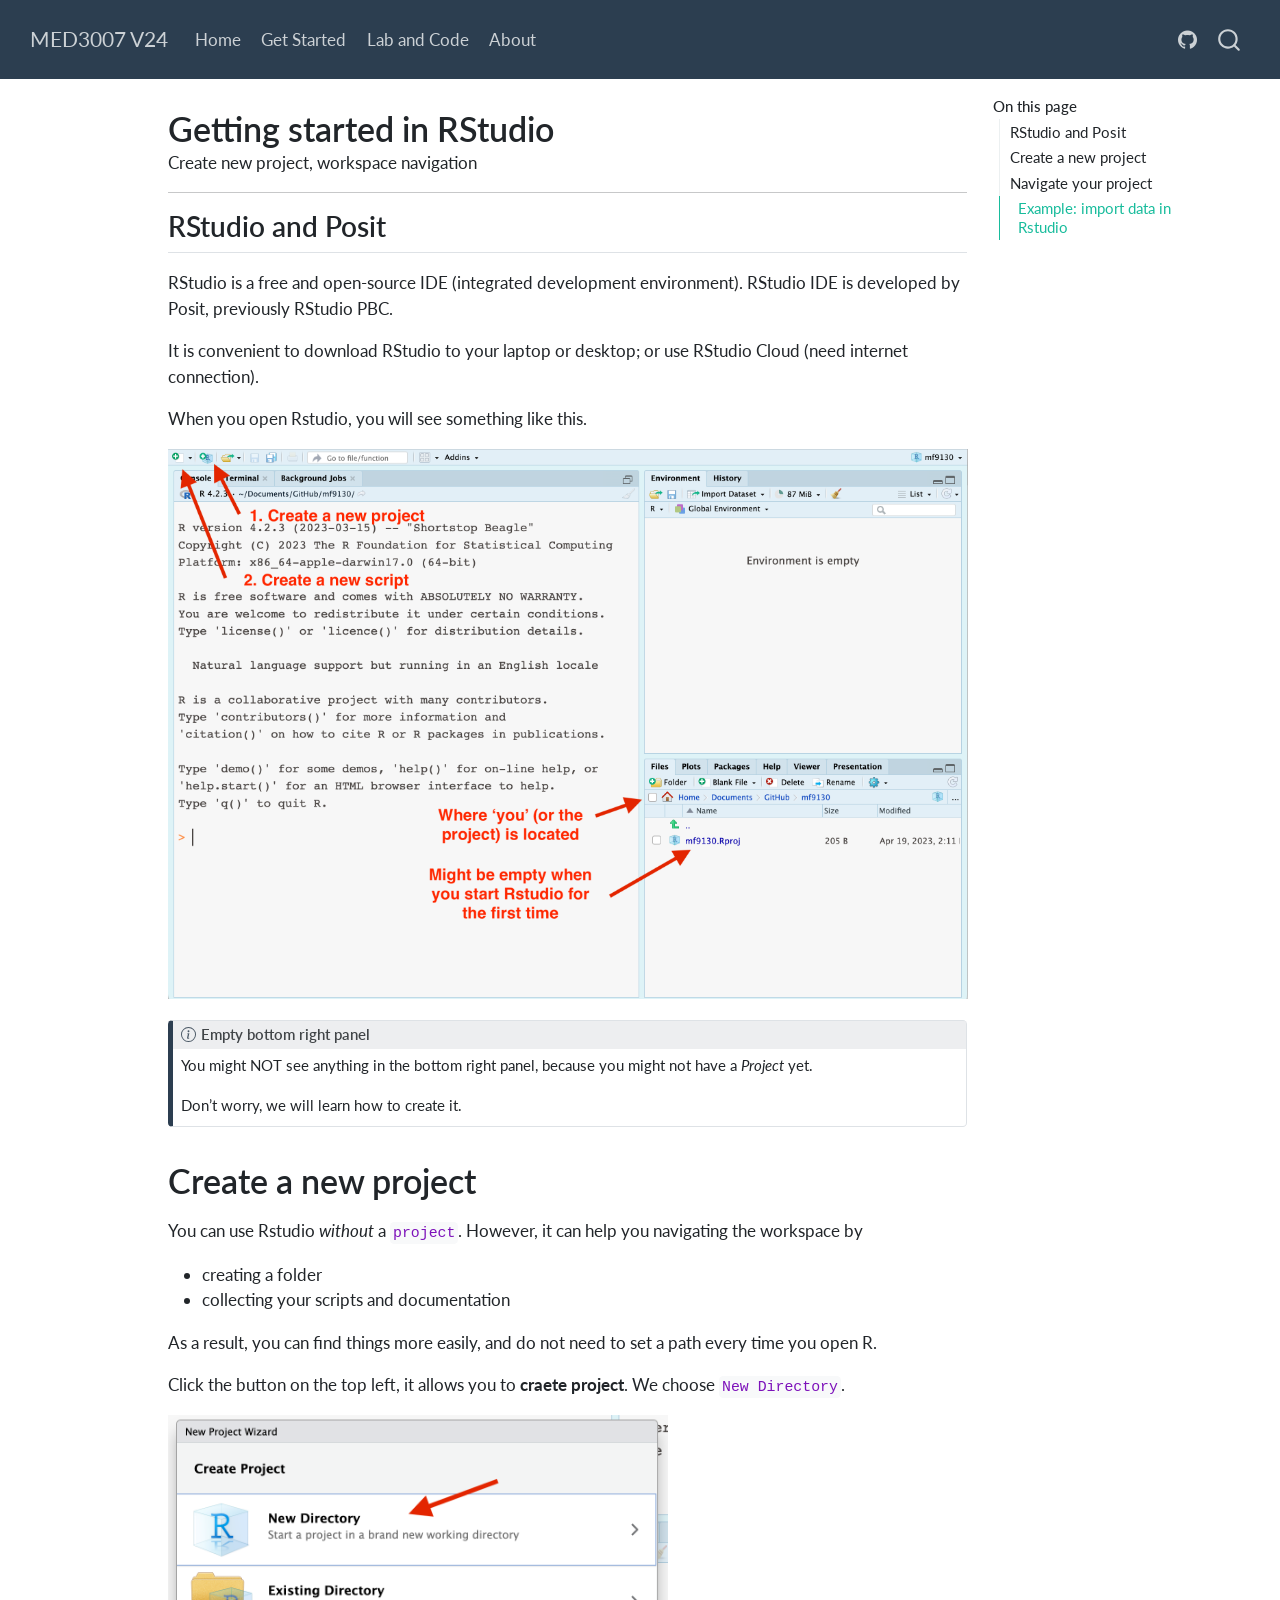
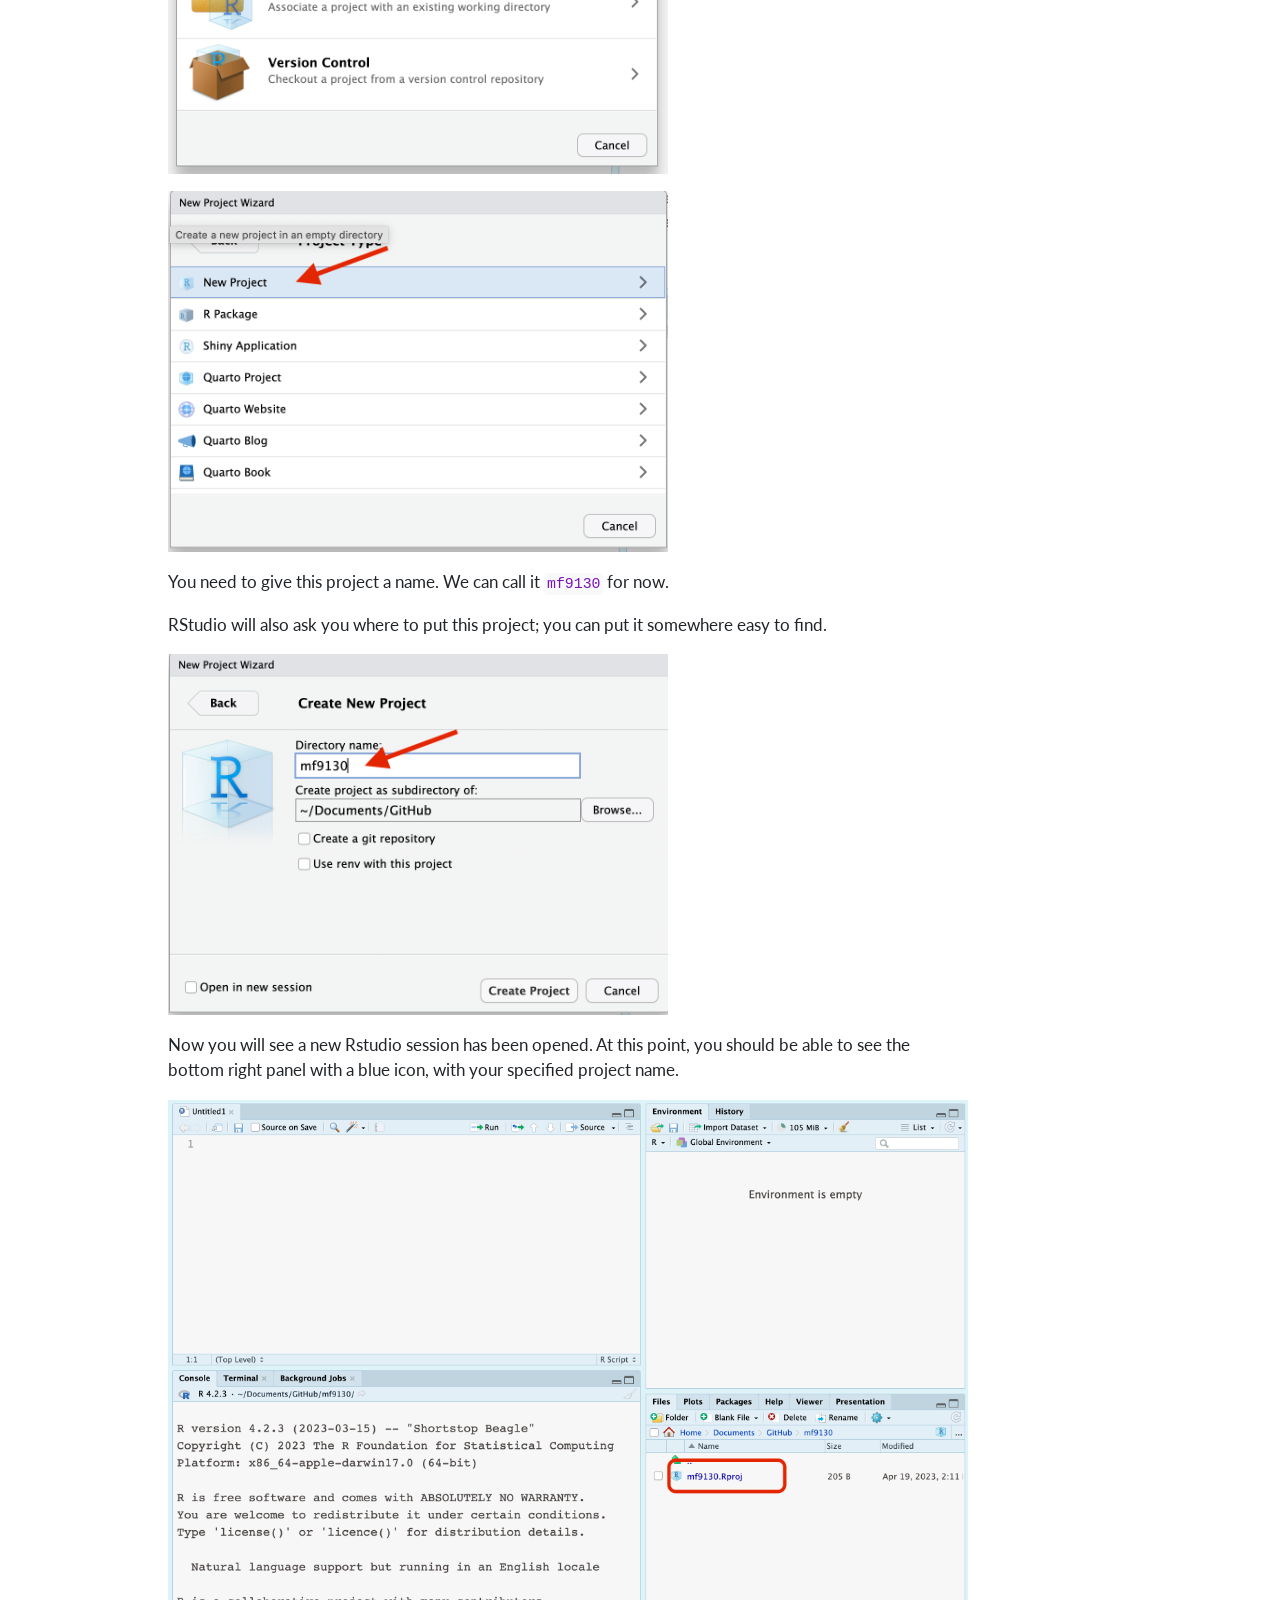
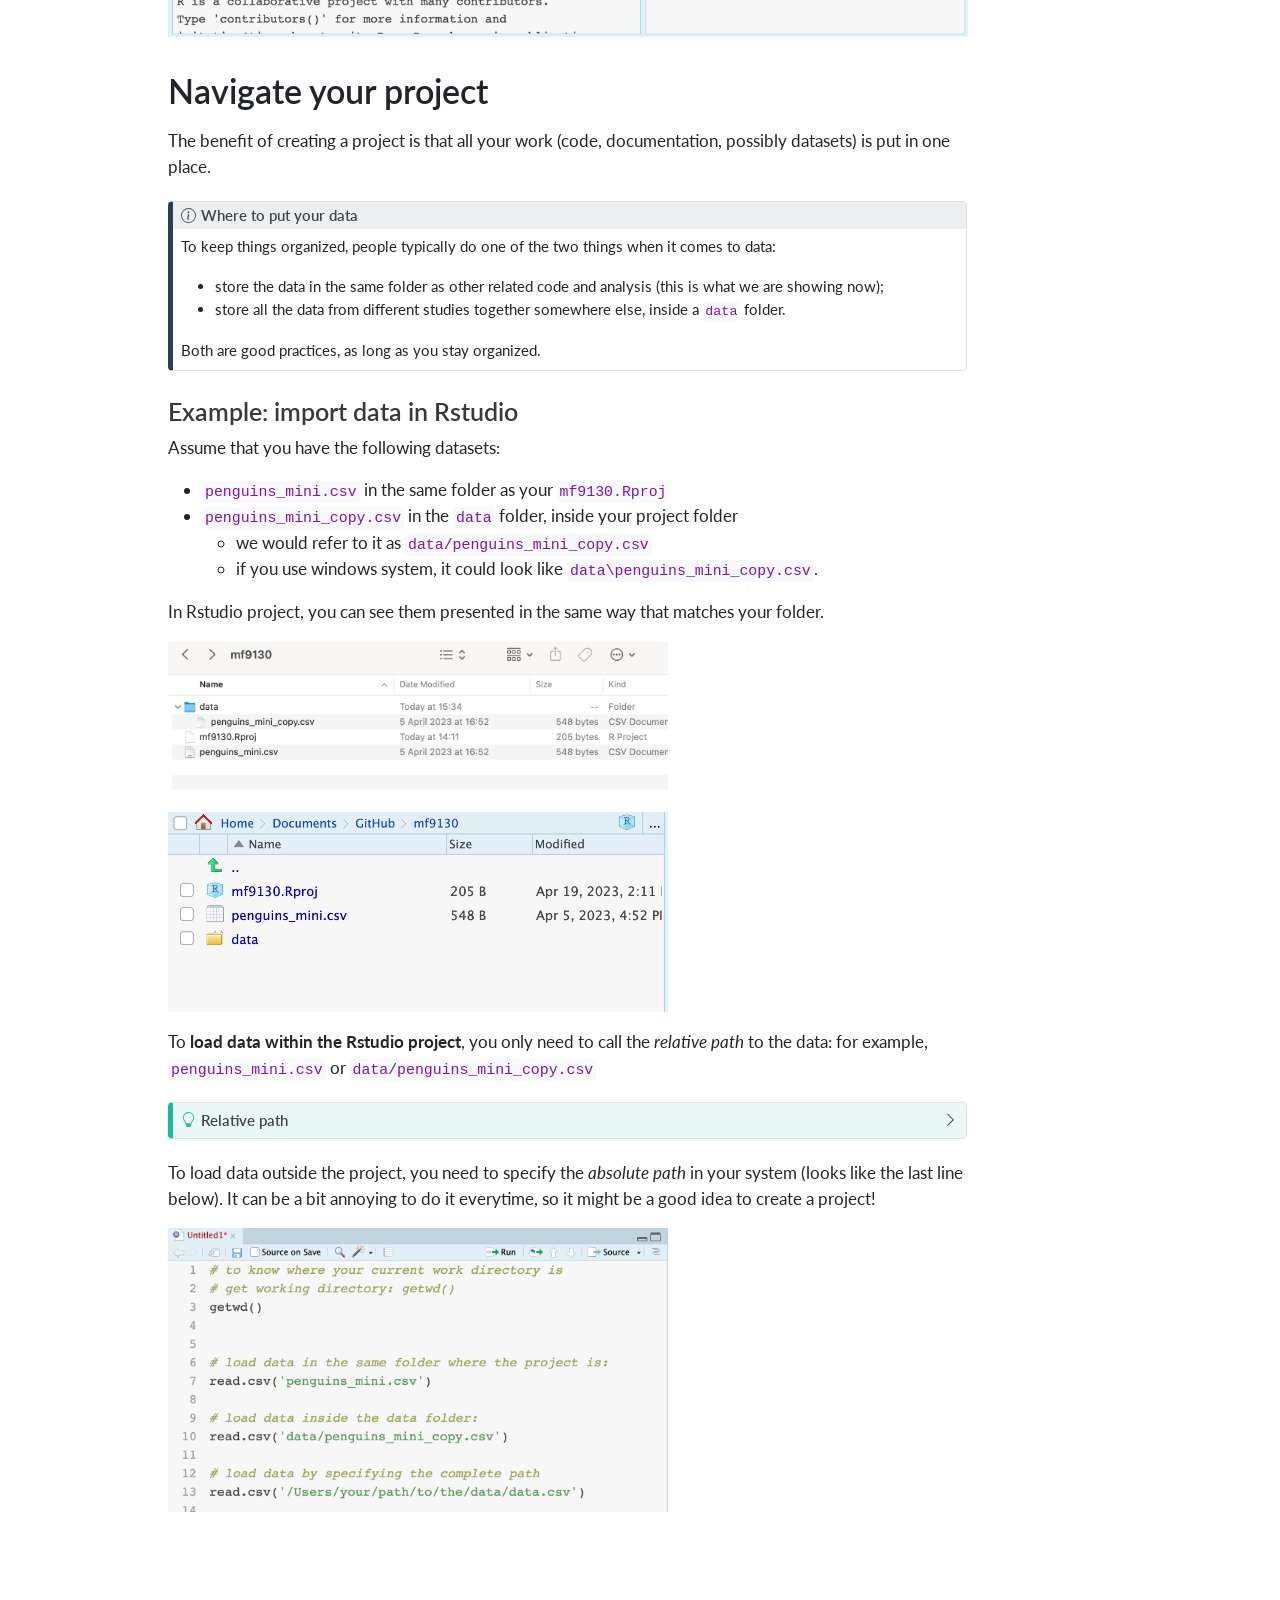
<file: docs/lab/lab_intro_rstudio.html>
<!DOCTYPE html>
<html xmlns="http://www.w3.org/1999/xhtml" lang="en" xml:lang="en"><head>

<meta charset="utf-8">
<meta name="generator" content="quarto-1.3.450">

<meta name="viewport" content="width=device-width, initial-scale=1.0, user-scalable=yes">

<meta name="description" content="Create new project, workspace navigation">

<title>MED3007 V24 - Getting started in RStudio</title>
<style>
code{white-space: pre-wrap;}
span.smallcaps{font-variant: small-caps;}
div.columns{display: flex; gap: min(4vw, 1.5em);}
div.column{flex: auto; overflow-x: auto;}
div.hanging-indent{margin-left: 1.5em; text-indent: -1.5em;}
ul.task-list{list-style: none;}
ul.task-list li input[type="checkbox"] {
  width: 0.8em;
  margin: 0 0.8em 0.2em -1em; /* quarto-specific, see https://github.com/quarto-dev/quarto-cli/issues/4556 */ 
  vertical-align: middle;
}
</style>


<script src="../site_libs/quarto-nav/quarto-nav.js"></script>
<script src="../site_libs/quarto-nav/headroom.min.js"></script>
<script src="../site_libs/clipboard/clipboard.min.js"></script>
<script src="../site_libs/quarto-search/autocomplete.umd.js"></script>
<script src="../site_libs/quarto-search/fuse.min.js"></script>
<script src="../site_libs/quarto-search/quarto-search.js"></script>
<meta name="quarto:offset" content="../">
<script src="../site_libs/quarto-html/quarto.js"></script>
<script src="../site_libs/quarto-html/popper.min.js"></script>
<script src="../site_libs/quarto-html/tippy.umd.min.js"></script>
<script src="../site_libs/quarto-html/anchor.min.js"></script>
<link href="../site_libs/quarto-html/tippy.css" rel="stylesheet">
<link href="../site_libs/quarto-html/quarto-syntax-highlighting.css" rel="stylesheet" id="quarto-text-highlighting-styles">
<script src="../site_libs/bootstrap/bootstrap.min.js"></script>
<link href="../site_libs/bootstrap/bootstrap-icons.css" rel="stylesheet">
<link href="../site_libs/bootstrap/bootstrap.min.css" rel="stylesheet" id="quarto-bootstrap" data-mode="light">
<script id="quarto-search-options" type="application/json">{
  "location": "navbar",
  "copy-button": false,
  "collapse-after": 3,
  "panel-placement": "end",
  "type": "overlay",
  "limit": 20,
  "language": {
    "search-no-results-text": "No results",
    "search-matching-documents-text": "matching documents",
    "search-copy-link-title": "Copy link to search",
    "search-hide-matches-text": "Hide additional matches",
    "search-more-match-text": "more match in this document",
    "search-more-matches-text": "more matches in this document",
    "search-clear-button-title": "Clear",
    "search-detached-cancel-button-title": "Cancel",
    "search-submit-button-title": "Submit",
    "search-label": "Search"
  }
}</script>


</head>

<body class="nav-fixed">

<div id="quarto-search-results"></div>
  <header id="quarto-header" class="headroom fixed-top">
    <nav class="navbar navbar-expand-lg navbar-dark ">
      <div class="navbar-container container-fluid">
      <div class="navbar-brand-container">
    <a class="navbar-brand" href="../index.html">
    <span class="navbar-title">MED3007 V24</span>
    </a>
  </div>
            <div id="quarto-search" class="" title="Search"></div>
          <button class="navbar-toggler" type="button" data-bs-toggle="collapse" data-bs-target="#navbarCollapse" aria-controls="navbarCollapse" aria-expanded="false" aria-label="Toggle navigation" onclick="if (window.quartoToggleHeadroom) { window.quartoToggleHeadroom(); }">
  <span class="navbar-toggler-icon"></span>
</button>
          <div class="collapse navbar-collapse" id="navbarCollapse">
            <ul class="navbar-nav navbar-nav-scroll me-auto">
  <li class="nav-item">
    <a class="nav-link" href="../index.html" rel="" target="">
 <span class="menu-text">Home</span></a>
  </li>  
  <li class="nav-item">
    <a class="nav-link" href="../get_started/get_started.html" rel="" target="">
 <span class="menu-text">Get Started</span></a>
  </li>  
  <li class="nav-item">
    <a class="nav-link" href="../lab/overview.html" rel="" target="">
 <span class="menu-text">Lab and Code</span></a>
  </li>  
  <li class="nav-item">
    <a class="nav-link" href="../about.html" rel="" target="">
 <span class="menu-text">About</span></a>
  </li>  
</ul>
            <ul class="navbar-nav navbar-nav-scroll ms-auto">
  <li class="nav-item compact">
    <a class="nav-link" href="https://github.com/ocbe-uio/course_med3007" rel="" target=""><i class="bi bi-github" role="img">
</i> 
 <span class="menu-text"></span></a>
  </li>  
</ul>
            <div class="quarto-navbar-tools">
</div>
          </div> <!-- /navcollapse -->
      </div> <!-- /container-fluid -->
    </nav>
</header>
<!-- content -->
<div id="quarto-content" class="quarto-container page-columns page-rows-contents page-layout-article page-navbar">
<!-- sidebar -->
<!-- margin-sidebar -->
    <div id="quarto-margin-sidebar" class="sidebar margin-sidebar">
        <nav id="TOC" role="doc-toc" class="toc-active">
    <h2 id="toc-title">On this page</h2>
   
  <ul>
  <li><a href="#rstudio-and-posit" id="toc-rstudio-and-posit" class="nav-link active" data-scroll-target="#rstudio-and-posit">RStudio and Posit</a></li>
  <li><a href="#create-a-new-project" id="toc-create-a-new-project" class="nav-link" data-scroll-target="#create-a-new-project">Create a new project</a></li>
  <li><a href="#navigate-your-project" id="toc-navigate-your-project" class="nav-link" data-scroll-target="#navigate-your-project">Navigate your project</a>
  <ul class="collapse">
  <li><a href="#example-import-data-in-rstudio" id="toc-example-import-data-in-rstudio" class="nav-link" data-scroll-target="#example-import-data-in-rstudio">Example: import data in Rstudio</a></li>
  </ul></li>
  </ul>
</nav>
    </div>
<!-- main -->
<main class="content" id="quarto-document-content">

<header id="title-block-header" class="quarto-title-block default">
<div class="quarto-title">
<h1 class="title">Getting started in RStudio</h1>
</div>

<div>
  <div class="description">
    Create new project, workspace navigation
  </div>
</div>


<div class="quarto-title-meta">

    
  
    
  </div>
  

</header>

<hr>
<section id="rstudio-and-posit" class="level2">
<h2 class="anchored" data-anchor-id="rstudio-and-posit">RStudio and Posit</h2>
<p>RStudio is a free and open-source IDE (integrated development environment). RStudio IDE is developed by Posit, previously RStudio PBC.</p>
<p>It is convenient to download RStudio to your laptop or desktop; or use RStudio Cloud (need internet connection).</p>
<p>When you open Rstudio, you will see something like this.</p>
<p><img src="fig/fig_newproject4.png" align="center" width="800"></p>
<div class="callout callout-style-default callout-note callout-titled">
<div class="callout-header d-flex align-content-center">
<div class="callout-icon-container">
<i class="callout-icon"></i>
</div>
<div class="callout-title-container flex-fill">
Empty bottom right panel
</div>
</div>
<div class="callout-body-container callout-body">
<p>You might NOT see anything in the bottom right panel, because you might not have a <em>Project</em> yet.</p>
<p>Don’t worry, we will learn how to create it.</p>
</div>
</div>
</section>
<section id="create-a-new-project" class="level1">
<h1>Create a new project</h1>
<p>You can use Rstudio <em>without</em> a <code>project</code>. However, it can help you navigating the workspace by</p>
<ul>
<li>creating a folder</li>
<li>collecting your scripts and documentation</li>
</ul>
<p>As a result, you can find things more easily, and do not need to set a path every time you open R.</p>
<p>Click the button on the top left, it allows you to <strong>craete project</strong>. We choose <code>New Directory</code>.</p>
<p><img src="fig/fig_newproject1.png" align="center" width="500"></p>
<p><img src="fig/fig_newproject2.png" align="center" width="500"></p>
<p>You need to give this project a name. We can call it <code>mf9130</code> for now.</p>
<p>RStudio will also ask you where to put this project; you can put it somewhere easy to find.</p>
<p><img src="fig/fig_newproject3.png" align="center" width="500"></p>
<p>Now you will see a new Rstudio session has been opened. At this point, you should be able to see the bottom right panel with a blue icon, with your specified project name.</p>
<p><img src="fig/fig_newproject5.png" align="center" width="800"></p>
</section>
<section id="navigate-your-project" class="level1">
<h1>Navigate your project</h1>
<p>The benefit of creating a project is that all your work (code, documentation, possibly datasets) is put in one place.</p>
<div class="callout callout-style-default callout-note callout-titled">
<div class="callout-header d-flex align-content-center">
<div class="callout-icon-container">
<i class="callout-icon"></i>
</div>
<div class="callout-title-container flex-fill">
Where to put your data
</div>
</div>
<div class="callout-body-container callout-body">
<p>To keep things organized, people typically do one of the two things when it comes to data:</p>
<ul>
<li>store the data in the same folder as other related code and analysis (this is what we are showing now);</li>
<li>store all the data from different studies together somewhere else, inside a <code>data</code> folder.</li>
</ul>
<p>Both are good practices, as long as you stay organized.</p>
</div>
</div>
<section id="example-import-data-in-rstudio" class="level3">
<h3 class="anchored" data-anchor-id="example-import-data-in-rstudio">Example: import data in Rstudio</h3>
<p>Assume that you have the following datasets:</p>
<ul>
<li><code>penguins_mini.csv</code> in the same folder as your <code>mf9130.Rproj</code></li>
<li><code>penguins_mini_copy.csv</code> in the <code>data</code> folder, inside your project folder
<ul>
<li>we would refer to it as <code>data/penguins_mini_copy.csv</code></li>
<li>if you use windows system, it could look like <code>data\penguins_mini_copy.csv</code>.</li>
</ul></li>
</ul>
<p>In Rstudio project, you can see them presented in the same way that matches your folder.</p>
<p><img src="fig/fig_datadirectory_mac.png" align="center" width="500"></p>
<p><img src="fig/fig_datadirectory.png" align="center" width="500"></p>
<p>To <strong>load data within the Rstudio project</strong>, you only need to call the <em>relative path</em> to the data: for example, <code>penguins_mini.csv</code> or <code>data/penguins_mini_copy.csv</code></p>
<div class="callout callout-style-default callout-tip callout-titled">
<div class="callout-header d-flex align-content-center" data-bs-toggle="collapse" data-bs-target=".callout-3-contents" aria-controls="callout-3" aria-expanded="false" aria-label="Toggle callout">
<div class="callout-icon-container">
<i class="callout-icon"></i>
</div>
<div class="callout-title-container flex-fill">
Relative path
</div>
<div class="callout-btn-toggle d-inline-block border-0 py-1 ps-1 pe-0 float-end"><i class="callout-toggle"></i></div>
</div>
<div id="callout-3" class="callout-3-contents callout-collapse collapse">
<div class="callout-body-container callout-body">
<p>If your project called <code>/Users/your/project/location/proj</code>, and your data is located in <code>/Users/your/project/location/data/data.csv</code>, the relative path between the project and data is <code>data/data.csv</code>.</p>
</div>
</div>
</div>
<p>To load data outside the project, you need to specify the <em>absolute path</em> in your system (looks like the last line below). It can be a bit annoying to do it everytime, so it might be a good idea to create a project!</p>
<p><img src="fig/fig_specify_path.png" align="center" width="500"></p>


</section>
</section>

</main> <!-- /main -->
<script id="quarto-html-after-body" type="application/javascript">
window.document.addEventListener("DOMContentLoaded", function (event) {
  const toggleBodyColorMode = (bsSheetEl) => {
    const mode = bsSheetEl.getAttribute("data-mode");
    const bodyEl = window.document.querySelector("body");
    if (mode === "dark") {
      bodyEl.classList.add("quarto-dark");
      bodyEl.classList.remove("quarto-light");
    } else {
      bodyEl.classList.add("quarto-light");
      bodyEl.classList.remove("quarto-dark");
    }
  }
  const toggleBodyColorPrimary = () => {
    const bsSheetEl = window.document.querySelector("link#quarto-bootstrap");
    if (bsSheetEl) {
      toggleBodyColorMode(bsSheetEl);
    }
  }
  toggleBodyColorPrimary();  
  const icon = "";
  const anchorJS = new window.AnchorJS();
  anchorJS.options = {
    placement: 'right',
    icon: icon
  };
  anchorJS.add('.anchored');
  const isCodeAnnotation = (el) => {
    for (const clz of el.classList) {
      if (clz.startsWith('code-annotation-')) {                     
        return true;
      }
    }
    return false;
  }
  const clipboard = new window.ClipboardJS('.code-copy-button', {
    text: function(trigger) {
      const codeEl = trigger.previousElementSibling.cloneNode(true);
      for (const childEl of codeEl.children) {
        if (isCodeAnnotation(childEl)) {
          childEl.remove();
        }
      }
      return codeEl.innerText;
    }
  });
  clipboard.on('success', function(e) {
    // button target
    const button = e.trigger;
    // don't keep focus
    button.blur();
    // flash "checked"
    button.classList.add('code-copy-button-checked');
    var currentTitle = button.getAttribute("title");
    button.setAttribute("title", "Copied!");
    let tooltip;
    if (window.bootstrap) {
      button.setAttribute("data-bs-toggle", "tooltip");
      button.setAttribute("data-bs-placement", "left");
      button.setAttribute("data-bs-title", "Copied!");
      tooltip = new bootstrap.Tooltip(button, 
        { trigger: "manual", 
          customClass: "code-copy-button-tooltip",
          offset: [0, -8]});
      tooltip.show();    
    }
    setTimeout(function() {
      if (tooltip) {
        tooltip.hide();
        button.removeAttribute("data-bs-title");
        button.removeAttribute("data-bs-toggle");
        button.removeAttribute("data-bs-placement");
      }
      button.setAttribute("title", currentTitle);
      button.classList.remove('code-copy-button-checked');
    }, 1000);
    // clear code selection
    e.clearSelection();
  });
  function tippyHover(el, contentFn) {
    const config = {
      allowHTML: true,
      content: contentFn,
      maxWidth: 500,
      delay: 100,
      arrow: false,
      appendTo: function(el) {
          return el.parentElement;
      },
      interactive: true,
      interactiveBorder: 10,
      theme: 'quarto',
      placement: 'bottom-start'
    };
    window.tippy(el, config); 
  }
  const noterefs = window.document.querySelectorAll('a[role="doc-noteref"]');
  for (var i=0; i<noterefs.length; i++) {
    const ref = noterefs[i];
    tippyHover(ref, function() {
      // use id or data attribute instead here
      let href = ref.getAttribute('data-footnote-href') || ref.getAttribute('href');
      try { href = new URL(href).hash; } catch {}
      const id = href.replace(/^#\/?/, "");
      const note = window.document.getElementById(id);
      return note.innerHTML;
    });
  }
      let selectedAnnoteEl;
      const selectorForAnnotation = ( cell, annotation) => {
        let cellAttr = 'data-code-cell="' + cell + '"';
        let lineAttr = 'data-code-annotation="' +  annotation + '"';
        const selector = 'span[' + cellAttr + '][' + lineAttr + ']';
        return selector;
      }
      const selectCodeLines = (annoteEl) => {
        const doc = window.document;
        const targetCell = annoteEl.getAttribute("data-target-cell");
        const targetAnnotation = annoteEl.getAttribute("data-target-annotation");
        const annoteSpan = window.document.querySelector(selectorForAnnotation(targetCell, targetAnnotation));
        const lines = annoteSpan.getAttribute("data-code-lines").split(",");
        const lineIds = lines.map((line) => {
          return targetCell + "-" + line;
        })
        let top = null;
        let height = null;
        let parent = null;
        if (lineIds.length > 0) {
            //compute the position of the single el (top and bottom and make a div)
            const el = window.document.getElementById(lineIds[0]);
            top = el.offsetTop;
            height = el.offsetHeight;
            parent = el.parentElement.parentElement;
          if (lineIds.length > 1) {
            const lastEl = window.document.getElementById(lineIds[lineIds.length - 1]);
            const bottom = lastEl.offsetTop + lastEl.offsetHeight;
            height = bottom - top;
          }
          if (top !== null && height !== null && parent !== null) {
            // cook up a div (if necessary) and position it 
            let div = window.document.getElementById("code-annotation-line-highlight");
            if (div === null) {
              div = window.document.createElement("div");
              div.setAttribute("id", "code-annotation-line-highlight");
              div.style.position = 'absolute';
              parent.appendChild(div);
            }
            div.style.top = top - 2 + "px";
            div.style.height = height + 4 + "px";
            let gutterDiv = window.document.getElementById("code-annotation-line-highlight-gutter");
            if (gutterDiv === null) {
              gutterDiv = window.document.createElement("div");
              gutterDiv.setAttribute("id", "code-annotation-line-highlight-gutter");
              gutterDiv.style.position = 'absolute';
              const codeCell = window.document.getElementById(targetCell);
              const gutter = codeCell.querySelector('.code-annotation-gutter');
              gutter.appendChild(gutterDiv);
            }
            gutterDiv.style.top = top - 2 + "px";
            gutterDiv.style.height = height + 4 + "px";
          }
          selectedAnnoteEl = annoteEl;
        }
      };
      const unselectCodeLines = () => {
        const elementsIds = ["code-annotation-line-highlight", "code-annotation-line-highlight-gutter"];
        elementsIds.forEach((elId) => {
          const div = window.document.getElementById(elId);
          if (div) {
            div.remove();
          }
        });
        selectedAnnoteEl = undefined;
      };
      // Attach click handler to the DT
      const annoteDls = window.document.querySelectorAll('dt[data-target-cell]');
      for (const annoteDlNode of annoteDls) {
        annoteDlNode.addEventListener('click', (event) => {
          const clickedEl = event.target;
          if (clickedEl !== selectedAnnoteEl) {
            unselectCodeLines();
            const activeEl = window.document.querySelector('dt[data-target-cell].code-annotation-active');
            if (activeEl) {
              activeEl.classList.remove('code-annotation-active');
            }
            selectCodeLines(clickedEl);
            clickedEl.classList.add('code-annotation-active');
          } else {
            // Unselect the line
            unselectCodeLines();
            clickedEl.classList.remove('code-annotation-active');
          }
        });
      }
  const findCites = (el) => {
    const parentEl = el.parentElement;
    if (parentEl) {
      const cites = parentEl.dataset.cites;
      if (cites) {
        return {
          el,
          cites: cites.split(' ')
        };
      } else {
        return findCites(el.parentElement)
      }
    } else {
      return undefined;
    }
  };
  var bibliorefs = window.document.querySelectorAll('a[role="doc-biblioref"]');
  for (var i=0; i<bibliorefs.length; i++) {
    const ref = bibliorefs[i];
    const citeInfo = findCites(ref);
    if (citeInfo) {
      tippyHover(citeInfo.el, function() {
        var popup = window.document.createElement('div');
        citeInfo.cites.forEach(function(cite) {
          var citeDiv = window.document.createElement('div');
          citeDiv.classList.add('hanging-indent');
          citeDiv.classList.add('csl-entry');
          var biblioDiv = window.document.getElementById('ref-' + cite);
          if (biblioDiv) {
            citeDiv.innerHTML = biblioDiv.innerHTML;
          }
          popup.appendChild(citeDiv);
        });
        return popup.innerHTML;
      });
    }
  }
});
</script>
</div> <!-- /content -->



</body></html>
</file>
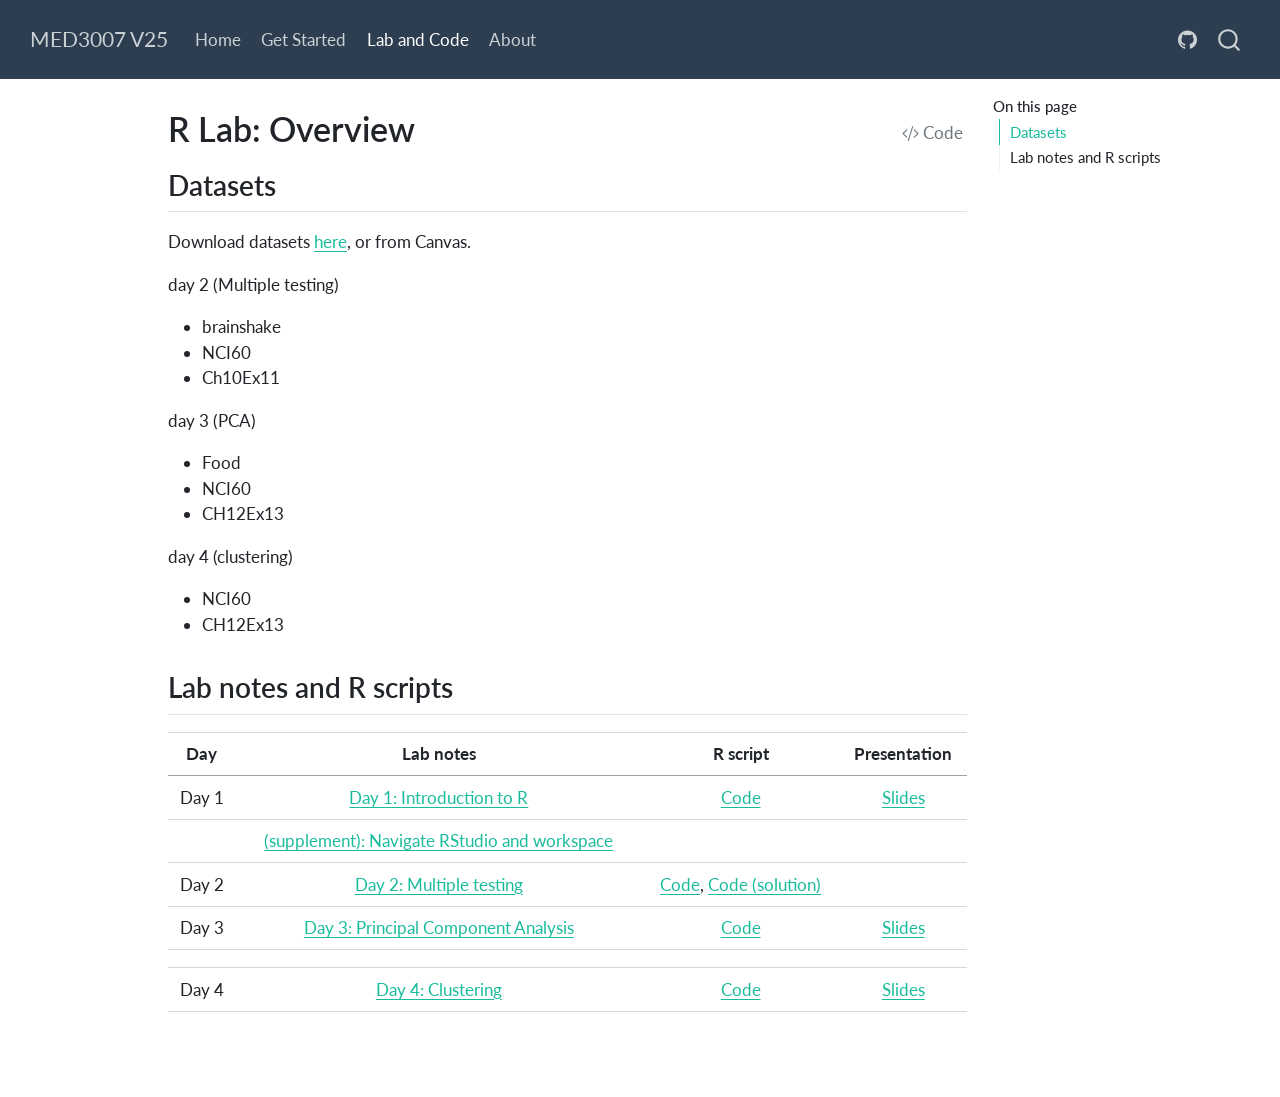
<file: docs/lab/overview.html>
<!DOCTYPE html>
<html xmlns="http://www.w3.org/1999/xhtml" lang="en" xml:lang="en"><head>

<meta charset="utf-8">
<meta name="generator" content="quarto-1.4.552">

<meta name="viewport" content="width=device-width, initial-scale=1.0, user-scalable=yes">


<title>MED3007 V25 - R Lab: Overview</title>
<style>
code{white-space: pre-wrap;}
span.smallcaps{font-variant: small-caps;}
div.columns{display: flex; gap: min(4vw, 1.5em);}
div.column{flex: auto; overflow-x: auto;}
div.hanging-indent{margin-left: 1.5em; text-indent: -1.5em;}
ul.task-list{list-style: none;}
ul.task-list li input[type="checkbox"] {
  width: 0.8em;
  margin: 0 0.8em 0.2em -1em; /* quarto-specific, see https://github.com/quarto-dev/quarto-cli/issues/4556 */ 
  vertical-align: middle;
}
/* CSS for syntax highlighting */
pre > code.sourceCode { white-space: pre; position: relative; }
pre > code.sourceCode > span { line-height: 1.25; }
pre > code.sourceCode > span:empty { height: 1.2em; }
.sourceCode { overflow: visible; }
code.sourceCode > span { color: inherit; text-decoration: inherit; }
div.sourceCode { margin: 1em 0; }
pre.sourceCode { margin: 0; }
@media screen {
div.sourceCode { overflow: auto; }
}
@media print {
pre > code.sourceCode { white-space: pre-wrap; }
pre > code.sourceCode > span { text-indent: -5em; padding-left: 5em; }
}
pre.numberSource code
  { counter-reset: source-line 0; }
pre.numberSource code > span
  { position: relative; left: -4em; counter-increment: source-line; }
pre.numberSource code > span > a:first-child::before
  { content: counter(source-line);
    position: relative; left: -1em; text-align: right; vertical-align: baseline;
    border: none; display: inline-block;
    -webkit-touch-callout: none; -webkit-user-select: none;
    -khtml-user-select: none; -moz-user-select: none;
    -ms-user-select: none; user-select: none;
    padding: 0 4px; width: 4em;
  }
pre.numberSource { margin-left: 3em;  padding-left: 4px; }
div.sourceCode
  {   }
@media screen {
pre > code.sourceCode > span > a:first-child::before { text-decoration: underline; }
}
</style>


<script src="../site_libs/quarto-nav/quarto-nav.js"></script>
<script src="../site_libs/quarto-nav/headroom.min.js"></script>
<script src="../site_libs/clipboard/clipboard.min.js"></script>
<script src="../site_libs/quarto-search/autocomplete.umd.js"></script>
<script src="../site_libs/quarto-search/fuse.min.js"></script>
<script src="../site_libs/quarto-search/quarto-search.js"></script>
<meta name="quarto:offset" content="../">
<script src="../site_libs/quarto-html/quarto.js"></script>
<script src="../site_libs/quarto-html/popper.min.js"></script>
<script src="../site_libs/quarto-html/tippy.umd.min.js"></script>
<script src="../site_libs/quarto-html/anchor.min.js"></script>
<link href="../site_libs/quarto-html/tippy.css" rel="stylesheet">
<link href="../site_libs/quarto-html/quarto-syntax-highlighting.css" rel="stylesheet" id="quarto-text-highlighting-styles">
<script src="../site_libs/bootstrap/bootstrap.min.js"></script>
<link href="../site_libs/bootstrap/bootstrap-icons.css" rel="stylesheet">
<link href="../site_libs/bootstrap/bootstrap.min.css" rel="stylesheet" id="quarto-bootstrap" data-mode="light">
<script id="quarto-search-options" type="application/json">{
  "location": "navbar",
  "copy-button": false,
  "collapse-after": 3,
  "panel-placement": "end",
  "type": "overlay",
  "limit": 50,
  "keyboard-shortcut": [
    "f",
    "/",
    "s"
  ],
  "show-item-context": false,
  "language": {
    "search-no-results-text": "No results",
    "search-matching-documents-text": "matching documents",
    "search-copy-link-title": "Copy link to search",
    "search-hide-matches-text": "Hide additional matches",
    "search-more-match-text": "more match in this document",
    "search-more-matches-text": "more matches in this document",
    "search-clear-button-title": "Clear",
    "search-text-placeholder": "",
    "search-detached-cancel-button-title": "Cancel",
    "search-submit-button-title": "Submit",
    "search-label": "Search"
  }
}</script>


</head>

<body class="nav-fixed">

<div id="quarto-search-results"></div>
  <header id="quarto-header" class="headroom fixed-top">
    <nav class="navbar navbar-expand-lg " data-bs-theme="dark">
      <div class="navbar-container container-fluid">
      <div class="navbar-brand-container mx-auto">
    <a class="navbar-brand" href="../index.html">
    <span class="navbar-title">MED3007 V25</span>
    </a>
  </div>
            <div id="quarto-search" class="" title="Search"></div>
          <button class="navbar-toggler" type="button" data-bs-toggle="collapse" data-bs-target="#navbarCollapse" aria-controls="navbarCollapse" aria-expanded="false" aria-label="Toggle navigation" onclick="if (window.quartoToggleHeadroom) { window.quartoToggleHeadroom(); }">
  <span class="navbar-toggler-icon"></span>
</button>
          <div class="collapse navbar-collapse" id="navbarCollapse">
            <ul class="navbar-nav navbar-nav-scroll me-auto">
  <li class="nav-item">
    <a class="nav-link" href="../index.html"> 
<span class="menu-text">Home</span></a>
  </li>  
  <li class="nav-item">
    <a class="nav-link" href="../get_started/get_started.html"> 
<span class="menu-text">Get Started</span></a>
  </li>  
  <li class="nav-item">
    <a class="nav-link active" href="../lab/overview.html" aria-current="page"> 
<span class="menu-text">Lab and Code</span></a>
  </li>  
  <li class="nav-item">
    <a class="nav-link" href="../about.html"> 
<span class="menu-text">About</span></a>
  </li>  
</ul>
            <ul class="navbar-nav navbar-nav-scroll ms-auto">
  <li class="nav-item compact">
    <a class="nav-link" href="https://github.com/ocbe-uio/course_med3007"> <i class="bi bi-github" role="img">
</i> 
<span class="menu-text"></span></a>
  </li>  
</ul>
          </div> <!-- /navcollapse -->
          <div class="quarto-navbar-tools">
</div>
      </div> <!-- /container-fluid -->
    </nav>
</header>
<!-- content -->
<div id="quarto-content" class="quarto-container page-columns page-rows-contents page-layout-article page-navbar">
<!-- sidebar -->
<!-- margin-sidebar -->
    <div id="quarto-margin-sidebar" class="sidebar margin-sidebar">
        <nav id="TOC" role="doc-toc" class="toc-active">
    <h2 id="toc-title">On this page</h2>
   
  <ul>
  <li><a href="#datasets" id="toc-datasets" class="nav-link active" data-scroll-target="#datasets">Datasets</a></li>
  <li><a href="#lab-notes-and-r-scripts" id="toc-lab-notes-and-r-scripts" class="nav-link" data-scroll-target="#lab-notes-and-r-scripts">Lab notes and R scripts</a></li>
  </ul>
</nav>
    </div>
<!-- main -->
<main class="content" id="quarto-document-content">

<header id="title-block-header" class="quarto-title-block default">
<div class="quarto-title">
<div class="quarto-title-block"><div><h1 class="title">R Lab: Overview</h1><button type="button" class="btn code-tools-button" id="quarto-code-tools-source"><i class="bi"></i> Code</button></div></div>
</div>



<div class="quarto-title-meta">

    
  
    
  </div>
  


</header>


<section id="datasets" class="level2">
<h2 class="anchored" data-anchor-id="datasets">Datasets</h2>
<p>Download datasets <a href="https://github.com/ocbe-uio/course_med3007/tree/main/lab/data">here</a>, or from Canvas.</p>
<p>day 2 (Multiple testing)</p>
<ul>
<li>brainshake</li>
<li>NCI60</li>
<li>Ch10Ex11</li>
</ul>
<p>day 3 (PCA)</p>
<ul>
<li>Food</li>
<li>NCI60</li>
<li>CH12Ex13</li>
</ul>
<p>day 4 (clustering)</p>
<ul>
<li>NCI60</li>
<li>CH12Ex13</li>
</ul>
</section>
<section id="lab-notes-and-r-scripts" class="level2">
<h2 class="anchored" data-anchor-id="lab-notes-and-r-scripts">Lab notes and R scripts</h2>
<table class="table">
<thead>
<tr class="header">
<th style="text-align: center;">Day</th>
<th style="text-align: center;">Lab notes</th>
<th style="text-align: center;">R script</th>
<th style="text-align: center;">Presentation</th>
</tr>
</thead>
<tbody>
<tr class="odd">
<td style="text-align: center;">Day 1</td>
<td style="text-align: center;"><a href="../lab/lab_day1_intro.html">Day 1: Introduction to R</a></td>
<td style="text-align: center;"><a href="https://github.com/ocbe-uio/course_med3007/blob/main/lab/code/MED3007_Lab0_intro_r.R">Code</a></td>
<td style="text-align: center;"><a href="presentation/Lab_IntroR.pdf">Slides</a></td>
</tr>
<tr class="even">
<td style="text-align: center;"></td>
<td style="text-align: center;"><a href="../lab/lab_day1s_rstudio.html">(supplement): Navigate RStudio and workspace</a></td>
<td style="text-align: center;"></td>
<td style="text-align: center;"></td>
</tr>
<tr class="odd">
<td style="text-align: center;">Day 2</td>
<td style="text-align: center;"><a href="../lab/lab_day2_testing.html">Day 2: Multiple testing</a></td>
<td style="text-align: center;"><a href="https://github.com/ocbe-uio/course_med3007/blob/main/lab/code/MED3007_Lab1.R">Code</a>, <a href="https://github.com/ocbe-uio/course_med3007/blob/main/lab/code/MED3007_Lab1_exercise_solution.R">Code (solution)</a></td>
<td style="text-align: center;"></td>
</tr>
<tr class="even">
<td style="text-align: center;">Day 3</td>
<td style="text-align: center;"><a href="../lab/lab_day3_pca.html">Day 3: Principal Component Analysis</a></td>
<td style="text-align: center;"><a href="https://github.com/ocbe-uio/course_med3007/blob/main/lab/code/MED3007_Lab2_pca.R">Code</a></td>
<td style="text-align: center;"><a href="presentation/Lab_pca.pdf">Slides</a></td>
</tr>
<tr class="odd">
<td style="text-align: center;"></td>
<td style="text-align: center;"></td>
<td style="text-align: center;"></td>
<td style="text-align: center;"></td>
</tr>
<tr class="even">
<td style="text-align: center;">Day 4</td>
<td style="text-align: center;"><a href="../lab/lab_day4_clustering.html">Day 4: Clustering</a></td>
<td style="text-align: center;"><a href="https://github.com/ocbe-uio/course_med3007/blob/main/lab/code/MED3007_Lab3_clustering.R">Code</a></td>
<td style="text-align: center;"><a href="presentation/Lab_clustering.pdf">Slides</a></td>
</tr>
</tbody>
</table>


<!-- -->

</section>

</main> <!-- /main -->
<script id="quarto-html-after-body" type="application/javascript">
window.document.addEventListener("DOMContentLoaded", function (event) {
  const toggleBodyColorMode = (bsSheetEl) => {
    const mode = bsSheetEl.getAttribute("data-mode");
    const bodyEl = window.document.querySelector("body");
    if (mode === "dark") {
      bodyEl.classList.add("quarto-dark");
      bodyEl.classList.remove("quarto-light");
    } else {
      bodyEl.classList.add("quarto-light");
      bodyEl.classList.remove("quarto-dark");
    }
  }
  const toggleBodyColorPrimary = () => {
    const bsSheetEl = window.document.querySelector("link#quarto-bootstrap");
    if (bsSheetEl) {
      toggleBodyColorMode(bsSheetEl);
    }
  }
  toggleBodyColorPrimary();  
  const icon = "";
  const anchorJS = new window.AnchorJS();
  anchorJS.options = {
    placement: 'right',
    icon: icon
  };
  anchorJS.add('.anchored');
  const isCodeAnnotation = (el) => {
    for (const clz of el.classList) {
      if (clz.startsWith('code-annotation-')) {                     
        return true;
      }
    }
    return false;
  }
  const clipboard = new window.ClipboardJS('.code-copy-button', {
    text: function(trigger) {
      const codeEl = trigger.previousElementSibling.cloneNode(true);
      for (const childEl of codeEl.children) {
        if (isCodeAnnotation(childEl)) {
          childEl.remove();
        }
      }
      return codeEl.innerText;
    }
  });
  clipboard.on('success', function(e) {
    // button target
    const button = e.trigger;
    // don't keep focus
    button.blur();
    // flash "checked"
    button.classList.add('code-copy-button-checked');
    var currentTitle = button.getAttribute("title");
    button.setAttribute("title", "Copied!");
    let tooltip;
    if (window.bootstrap) {
      button.setAttribute("data-bs-toggle", "tooltip");
      button.setAttribute("data-bs-placement", "left");
      button.setAttribute("data-bs-title", "Copied!");
      tooltip = new bootstrap.Tooltip(button, 
        { trigger: "manual", 
          customClass: "code-copy-button-tooltip",
          offset: [0, -8]});
      tooltip.show();    
    }
    setTimeout(function() {
      if (tooltip) {
        tooltip.hide();
        button.removeAttribute("data-bs-title");
        button.removeAttribute("data-bs-toggle");
        button.removeAttribute("data-bs-placement");
      }
      button.setAttribute("title", currentTitle);
      button.classList.remove('code-copy-button-checked');
    }, 1000);
    // clear code selection
    e.clearSelection();
  });
  const viewSource = window.document.getElementById('quarto-view-source') ||
                     window.document.getElementById('quarto-code-tools-source');
  if (viewSource) {
    const sourceUrl = viewSource.getAttribute("data-quarto-source-url");
    viewSource.addEventListener("click", function(e) {
      if (sourceUrl) {
        // rstudio viewer pane
        if (/\bcapabilities=\b/.test(window.location)) {
          window.open(sourceUrl);
        } else {
          window.location.href = sourceUrl;
        }
      } else {
        const modal = new bootstrap.Modal(document.getElementById('quarto-embedded-source-code-modal'));
        modal.show();
      }
      return false;
    });
  }
  function toggleCodeHandler(show) {
    return function(e) {
      const detailsSrc = window.document.querySelectorAll(".cell > details > .sourceCode");
      for (let i=0; i<detailsSrc.length; i++) {
        const details = detailsSrc[i].parentElement;
        if (show) {
          details.open = true;
        } else {
          details.removeAttribute("open");
        }
      }
      const cellCodeDivs = window.document.querySelectorAll(".cell > .sourceCode");
      const fromCls = show ? "hidden" : "unhidden";
      const toCls = show ? "unhidden" : "hidden";
      for (let i=0; i<cellCodeDivs.length; i++) {
        const codeDiv = cellCodeDivs[i];
        if (codeDiv.classList.contains(fromCls)) {
          codeDiv.classList.remove(fromCls);
          codeDiv.classList.add(toCls);
        } 
      }
      return false;
    }
  }
  const hideAllCode = window.document.getElementById("quarto-hide-all-code");
  if (hideAllCode) {
    hideAllCode.addEventListener("click", toggleCodeHandler(false));
  }
  const showAllCode = window.document.getElementById("quarto-show-all-code");
  if (showAllCode) {
    showAllCode.addEventListener("click", toggleCodeHandler(true));
  }
    var localhostRegex = new RegExp(/^(?:http|https):\/\/localhost\:?[0-9]*\//);
    var mailtoRegex = new RegExp(/^mailto:/);
      var filterRegex = new RegExp('/' + window.location.host + '/');
    var isInternal = (href) => {
        return filterRegex.test(href) || localhostRegex.test(href) || mailtoRegex.test(href);
    }
    // Inspect non-navigation links and adorn them if external
 	var links = window.document.querySelectorAll('a[href]:not(.nav-link):not(.navbar-brand):not(.toc-action):not(.sidebar-link):not(.sidebar-item-toggle):not(.pagination-link):not(.no-external):not([aria-hidden]):not(.dropdown-item):not(.quarto-navigation-tool)');
    for (var i=0; i<links.length; i++) {
      const link = links[i];
      if (!isInternal(link.href)) {
        // undo the damage that might have been done by quarto-nav.js in the case of
        // links that we want to consider external
        if (link.dataset.originalHref !== undefined) {
          link.href = link.dataset.originalHref;
        }
      }
    }
  function tippyHover(el, contentFn, onTriggerFn, onUntriggerFn) {
    const config = {
      allowHTML: true,
      maxWidth: 500,
      delay: 100,
      arrow: false,
      appendTo: function(el) {
          return el.parentElement;
      },
      interactive: true,
      interactiveBorder: 10,
      theme: 'quarto',
      placement: 'bottom-start',
    };
    if (contentFn) {
      config.content = contentFn;
    }
    if (onTriggerFn) {
      config.onTrigger = onTriggerFn;
    }
    if (onUntriggerFn) {
      config.onUntrigger = onUntriggerFn;
    }
    window.tippy(el, config); 
  }
  const noterefs = window.document.querySelectorAll('a[role="doc-noteref"]');
  for (var i=0; i<noterefs.length; i++) {
    const ref = noterefs[i];
    tippyHover(ref, function() {
      // use id or data attribute instead here
      let href = ref.getAttribute('data-footnote-href') || ref.getAttribute('href');
      try { href = new URL(href).hash; } catch {}
      const id = href.replace(/^#\/?/, "");
      const note = window.document.getElementById(id);
      if (note) {
        return note.innerHTML;
      } else {
        return "";
      }
    });
  }
  const xrefs = window.document.querySelectorAll('a.quarto-xref');
  const processXRef = (id, note) => {
    // Strip column container classes
    const stripColumnClz = (el) => {
      el.classList.remove("page-full", "page-columns");
      if (el.children) {
        for (const child of el.children) {
          stripColumnClz(child);
        }
      }
    }
    stripColumnClz(note)
    if (id === null || id.startsWith('sec-')) {
      // Special case sections, only their first couple elements
      const container = document.createElement("div");
      if (note.children && note.children.length > 2) {
        container.appendChild(note.children[0].cloneNode(true));
        for (let i = 1; i < note.children.length; i++) {
          const child = note.children[i];
          if (child.tagName === "P" && child.innerText === "") {
            continue;
          } else {
            container.appendChild(child.cloneNode(true));
            break;
          }
        }
        if (window.Quarto?.typesetMath) {
          window.Quarto.typesetMath(container);
        }
        return container.innerHTML
      } else {
        if (window.Quarto?.typesetMath) {
          window.Quarto.typesetMath(note);
        }
        return note.innerHTML;
      }
    } else {
      // Remove any anchor links if they are present
      const anchorLink = note.querySelector('a.anchorjs-link');
      if (anchorLink) {
        anchorLink.remove();
      }
      if (window.Quarto?.typesetMath) {
        window.Quarto.typesetMath(note);
      }
      // TODO in 1.5, we should make sure this works without a callout special case
      if (note.classList.contains("callout")) {
        return note.outerHTML;
      } else {
        return note.innerHTML;
      }
    }
  }
  for (var i=0; i<xrefs.length; i++) {
    const xref = xrefs[i];
    tippyHover(xref, undefined, function(instance) {
      instance.disable();
      let url = xref.getAttribute('href');
      let hash = undefined; 
      if (url.startsWith('#')) {
        hash = url;
      } else {
        try { hash = new URL(url).hash; } catch {}
      }
      if (hash) {
        const id = hash.replace(/^#\/?/, "");
        const note = window.document.getElementById(id);
        if (note !== null) {
          try {
            const html = processXRef(id, note.cloneNode(true));
            instance.setContent(html);
          } finally {
            instance.enable();
            instance.show();
          }
        } else {
          // See if we can fetch this
          fetch(url.split('#')[0])
          .then(res => res.text())
          .then(html => {
            const parser = new DOMParser();
            const htmlDoc = parser.parseFromString(html, "text/html");
            const note = htmlDoc.getElementById(id);
            if (note !== null) {
              const html = processXRef(id, note);
              instance.setContent(html);
            } 
          }).finally(() => {
            instance.enable();
            instance.show();
          });
        }
      } else {
        // See if we can fetch a full url (with no hash to target)
        // This is a special case and we should probably do some content thinning / targeting
        fetch(url)
        .then(res => res.text())
        .then(html => {
          const parser = new DOMParser();
          const htmlDoc = parser.parseFromString(html, "text/html");
          const note = htmlDoc.querySelector('main.content');
          if (note !== null) {
            // This should only happen for chapter cross references
            // (since there is no id in the URL)
            // remove the first header
            if (note.children.length > 0 && note.children[0].tagName === "HEADER") {
              note.children[0].remove();
            }
            const html = processXRef(null, note);
            instance.setContent(html);
          } 
        }).finally(() => {
          instance.enable();
          instance.show();
        });
      }
    }, function(instance) {
    });
  }
      let selectedAnnoteEl;
      const selectorForAnnotation = ( cell, annotation) => {
        let cellAttr = 'data-code-cell="' + cell + '"';
        let lineAttr = 'data-code-annotation="' +  annotation + '"';
        const selector = 'span[' + cellAttr + '][' + lineAttr + ']';
        return selector;
      }
      const selectCodeLines = (annoteEl) => {
        const doc = window.document;
        const targetCell = annoteEl.getAttribute("data-target-cell");
        const targetAnnotation = annoteEl.getAttribute("data-target-annotation");
        const annoteSpan = window.document.querySelector(selectorForAnnotation(targetCell, targetAnnotation));
        const lines = annoteSpan.getAttribute("data-code-lines").split(",");
        const lineIds = lines.map((line) => {
          return targetCell + "-" + line;
        })
        let top = null;
        let height = null;
        let parent = null;
        if (lineIds.length > 0) {
            //compute the position of the single el (top and bottom and make a div)
            const el = window.document.getElementById(lineIds[0]);
            top = el.offsetTop;
            height = el.offsetHeight;
            parent = el.parentElement.parentElement;
          if (lineIds.length > 1) {
            const lastEl = window.document.getElementById(lineIds[lineIds.length - 1]);
            const bottom = lastEl.offsetTop + lastEl.offsetHeight;
            height = bottom - top;
          }
          if (top !== null && height !== null && parent !== null) {
            // cook up a div (if necessary) and position it 
            let div = window.document.getElementById("code-annotation-line-highlight");
            if (div === null) {
              div = window.document.createElement("div");
              div.setAttribute("id", "code-annotation-line-highlight");
              div.style.position = 'absolute';
              parent.appendChild(div);
            }
            div.style.top = top - 2 + "px";
            div.style.height = height + 4 + "px";
            div.style.left = 0;
            let gutterDiv = window.document.getElementById("code-annotation-line-highlight-gutter");
            if (gutterDiv === null) {
              gutterDiv = window.document.createElement("div");
              gutterDiv.setAttribute("id", "code-annotation-line-highlight-gutter");
              gutterDiv.style.position = 'absolute';
              const codeCell = window.document.getElementById(targetCell);
              const gutter = codeCell.querySelector('.code-annotation-gutter');
              gutter.appendChild(gutterDiv);
            }
            gutterDiv.style.top = top - 2 + "px";
            gutterDiv.style.height = height + 4 + "px";
          }
          selectedAnnoteEl = annoteEl;
        }
      };
      const unselectCodeLines = () => {
        const elementsIds = ["code-annotation-line-highlight", "code-annotation-line-highlight-gutter"];
        elementsIds.forEach((elId) => {
          const div = window.document.getElementById(elId);
          if (div) {
            div.remove();
          }
        });
        selectedAnnoteEl = undefined;
      };
        // Handle positioning of the toggle
    window.addEventListener(
      "resize",
      throttle(() => {
        elRect = undefined;
        if (selectedAnnoteEl) {
          selectCodeLines(selectedAnnoteEl);
        }
      }, 10)
    );
    function throttle(fn, ms) {
    let throttle = false;
    let timer;
      return (...args) => {
        if(!throttle) { // first call gets through
            fn.apply(this, args);
            throttle = true;
        } else { // all the others get throttled
            if(timer) clearTimeout(timer); // cancel #2
            timer = setTimeout(() => {
              fn.apply(this, args);
              timer = throttle = false;
            }, ms);
        }
      };
    }
      // Attach click handler to the DT
      const annoteDls = window.document.querySelectorAll('dt[data-target-cell]');
      for (const annoteDlNode of annoteDls) {
        annoteDlNode.addEventListener('click', (event) => {
          const clickedEl = event.target;
          if (clickedEl !== selectedAnnoteEl) {
            unselectCodeLines();
            const activeEl = window.document.querySelector('dt[data-target-cell].code-annotation-active');
            if (activeEl) {
              activeEl.classList.remove('code-annotation-active');
            }
            selectCodeLines(clickedEl);
            clickedEl.classList.add('code-annotation-active');
          } else {
            // Unselect the line
            unselectCodeLines();
            clickedEl.classList.remove('code-annotation-active');
          }
        });
      }
  const findCites = (el) => {
    const parentEl = el.parentElement;
    if (parentEl) {
      const cites = parentEl.dataset.cites;
      if (cites) {
        return {
          el,
          cites: cites.split(' ')
        };
      } else {
        return findCites(el.parentElement)
      }
    } else {
      return undefined;
    }
  };
  var bibliorefs = window.document.querySelectorAll('a[role="doc-biblioref"]');
  for (var i=0; i<bibliorefs.length; i++) {
    const ref = bibliorefs[i];
    const citeInfo = findCites(ref);
    if (citeInfo) {
      tippyHover(citeInfo.el, function() {
        var popup = window.document.createElement('div');
        citeInfo.cites.forEach(function(cite) {
          var citeDiv = window.document.createElement('div');
          citeDiv.classList.add('hanging-indent');
          citeDiv.classList.add('csl-entry');
          var biblioDiv = window.document.getElementById('ref-' + cite);
          if (biblioDiv) {
            citeDiv.innerHTML = biblioDiv.innerHTML;
          }
          popup.appendChild(citeDiv);
        });
        return popup.innerHTML;
      });
    }
  }
});
</script><div class="modal fade" id="quarto-embedded-source-code-modal" tabindex="-1" aria-labelledby="quarto-embedded-source-code-modal-label" aria-hidden="true"><div class="modal-dialog modal-dialog-scrollable"><div class="modal-content"><div class="modal-header"><h5 class="modal-title" id="quarto-embedded-source-code-modal-label">Source Code</h5><button class="btn-close" data-bs-dismiss="modal"></button></div><div class="modal-body"><div class="">
<div class="sourceCode" id="cb1" data-shortcodes="false"><pre class="sourceCode markdown code-with-copy"><code class="sourceCode markdown"><span id="cb1-1"><a href="#cb1-1" aria-hidden="true" tabindex="-1"></a><span class="co">---</span></span>
<span id="cb1-2"><a href="#cb1-2" aria-hidden="true" tabindex="-1"></a><span class="an">title:</span><span class="co"> "R Lab: Overview"</span></span>
<span id="cb1-3"><a href="#cb1-3" aria-hidden="true" tabindex="-1"></a><span class="an">format:</span><span class="co"> </span></span>
<span id="cb1-4"><a href="#cb1-4" aria-hidden="true" tabindex="-1"></a><span class="co">  html:</span></span>
<span id="cb1-5"><a href="#cb1-5" aria-hidden="true" tabindex="-1"></a><span class="co">    code-fold: false</span></span>
<span id="cb1-6"><a href="#cb1-6" aria-hidden="true" tabindex="-1"></a><span class="co">    code-tools: true</span></span>
<span id="cb1-7"><a href="#cb1-7" aria-hidden="true" tabindex="-1"></a><span class="co">---</span></span>
<span id="cb1-8"><a href="#cb1-8" aria-hidden="true" tabindex="-1"></a></span>
<span id="cb1-9"><a href="#cb1-9" aria-hidden="true" tabindex="-1"></a><span class="fu">## Datasets</span></span>
<span id="cb1-10"><a href="#cb1-10" aria-hidden="true" tabindex="-1"></a></span>
<span id="cb1-11"><a href="#cb1-11" aria-hidden="true" tabindex="-1"></a>Download datasets <span class="co">[</span><span class="ot">here</span><span class="co">](https://github.com/ocbe-uio/course_med3007/tree/main/lab/data)</span>, or from Canvas.</span>
<span id="cb1-12"><a href="#cb1-12" aria-hidden="true" tabindex="-1"></a></span>
<span id="cb1-13"><a href="#cb1-13" aria-hidden="true" tabindex="-1"></a>day 2 (Multiple testing)</span>
<span id="cb1-14"><a href="#cb1-14" aria-hidden="true" tabindex="-1"></a></span>
<span id="cb1-15"><a href="#cb1-15" aria-hidden="true" tabindex="-1"></a><span class="ss">- </span>brainshake </span>
<span id="cb1-16"><a href="#cb1-16" aria-hidden="true" tabindex="-1"></a><span class="ss">- </span>NCI60 </span>
<span id="cb1-17"><a href="#cb1-17" aria-hidden="true" tabindex="-1"></a><span class="ss">- </span>Ch10Ex11</span>
<span id="cb1-18"><a href="#cb1-18" aria-hidden="true" tabindex="-1"></a></span>
<span id="cb1-19"><a href="#cb1-19" aria-hidden="true" tabindex="-1"></a>day 3 (PCA)</span>
<span id="cb1-20"><a href="#cb1-20" aria-hidden="true" tabindex="-1"></a></span>
<span id="cb1-21"><a href="#cb1-21" aria-hidden="true" tabindex="-1"></a><span class="ss">- </span>Food</span>
<span id="cb1-22"><a href="#cb1-22" aria-hidden="true" tabindex="-1"></a><span class="ss">- </span>NCI60 </span>
<span id="cb1-23"><a href="#cb1-23" aria-hidden="true" tabindex="-1"></a><span class="ss">- </span>CH12Ex13</span>
<span id="cb1-24"><a href="#cb1-24" aria-hidden="true" tabindex="-1"></a></span>
<span id="cb1-25"><a href="#cb1-25" aria-hidden="true" tabindex="-1"></a>day 4 (clustering)</span>
<span id="cb1-26"><a href="#cb1-26" aria-hidden="true" tabindex="-1"></a></span>
<span id="cb1-27"><a href="#cb1-27" aria-hidden="true" tabindex="-1"></a><span class="ss">- </span>NCI60</span>
<span id="cb1-28"><a href="#cb1-28" aria-hidden="true" tabindex="-1"></a><span class="ss">- </span>CH12Ex13</span>
<span id="cb1-29"><a href="#cb1-29" aria-hidden="true" tabindex="-1"></a></span>
<span id="cb1-30"><a href="#cb1-30" aria-hidden="true" tabindex="-1"></a></span>
<span id="cb1-31"><a href="#cb1-31" aria-hidden="true" tabindex="-1"></a><span class="fu">## Lab notes and R scripts</span></span>
<span id="cb1-32"><a href="#cb1-32" aria-hidden="true" tabindex="-1"></a></span>
<span id="cb1-33"><a href="#cb1-33" aria-hidden="true" tabindex="-1"></a>|     Day      |                 Lab notes                |  R script  | Presentation  |</span>
<span id="cb1-34"><a href="#cb1-34" aria-hidden="true" tabindex="-1"></a>|:-------------:|:------------------------------------:|:-----------------:|:-----------------:</span>
<span id="cb1-35"><a href="#cb1-35" aria-hidden="true" tabindex="-1"></a>| Day 1   | <span class="co">[</span><span class="ot">Day 1: Introduction to R</span><span class="co">](lab_day1_intro.qmd)</span>  |  <span class="co">[</span><span class="ot">Code</span><span class="co">](https://github.com/ocbe-uio/course_med3007/blob/main/lab/code/MED3007_Lab0_intro_r.R)</span>  |<span class="co">[</span><span class="ot">Slides</span><span class="co">](presentation/Lab_IntroR.pdf)</span> |</span>
<span id="cb1-36"><a href="#cb1-36" aria-hidden="true" tabindex="-1"></a>|    | <span class="co">[</span><span class="ot">(supplement): Navigate RStudio and workspace</span><span class="co">](lab_day1s_rstudio.qmd)</span>  |  | |</span>
<span id="cb1-37"><a href="#cb1-37" aria-hidden="true" tabindex="-1"></a>| Day 2  | <span class="co">[</span><span class="ot">Day 2: Multiple testing</span><span class="co">](lab_day2_testing.qmd)</span>  |   <span class="co">[</span><span class="ot">Code</span><span class="co">](https://github.com/ocbe-uio/course_med3007/blob/main/lab/code/MED3007_Lab1.R)</span>, <span class="co">[</span><span class="ot">Code (solution)</span><span class="co">](https://github.com/ocbe-uio/course_med3007/blob/main/lab/code/MED3007_Lab1_exercise_solution.R)</span> | |</span>
<span id="cb1-38"><a href="#cb1-38" aria-hidden="true" tabindex="-1"></a>| Day 3  | <span class="co">[</span><span class="ot">Day 3: Principal Component Analysis</span><span class="co">](lab_day3_pca.qmd)</span> |<span class="co">[</span><span class="ot">Code</span><span class="co">](https://github.com/ocbe-uio/course_med3007/blob/main/lab/code/MED3007_Lab2_pca.R)</span> | <span class="co">[</span><span class="ot">Slides</span><span class="co">](presentation/Lab_pca.pdf)</span></span>
<span id="cb1-39"><a href="#cb1-39" aria-hidden="true" tabindex="-1"></a> |</span>
<span id="cb1-40"><a href="#cb1-40" aria-hidden="true" tabindex="-1"></a>| Day 4  | <span class="co">[</span><span class="ot">Day 4: Clustering</span><span class="co">](lab_day4_clustering.qmd)</span> |<span class="co">[</span><span class="ot">Code</span><span class="co">](https://github.com/ocbe-uio/course_med3007/blob/main/lab/code/MED3007_Lab3_clustering.R)</span> | <span class="co">[</span><span class="ot">Slides</span><span class="co">](presentation/Lab_clustering.pdf)</span>|</span>
<span id="cb1-41"><a href="#cb1-41" aria-hidden="true" tabindex="-1"></a></span>
<span id="cb1-42"><a href="#cb1-42" aria-hidden="true" tabindex="-1"></a></span></code><button title="Copy to Clipboard" class="code-copy-button"><i class="bi"></i></button></pre></div>
</div></div></div></div></div>
</div> <!-- /content -->




</body></html>
</file>
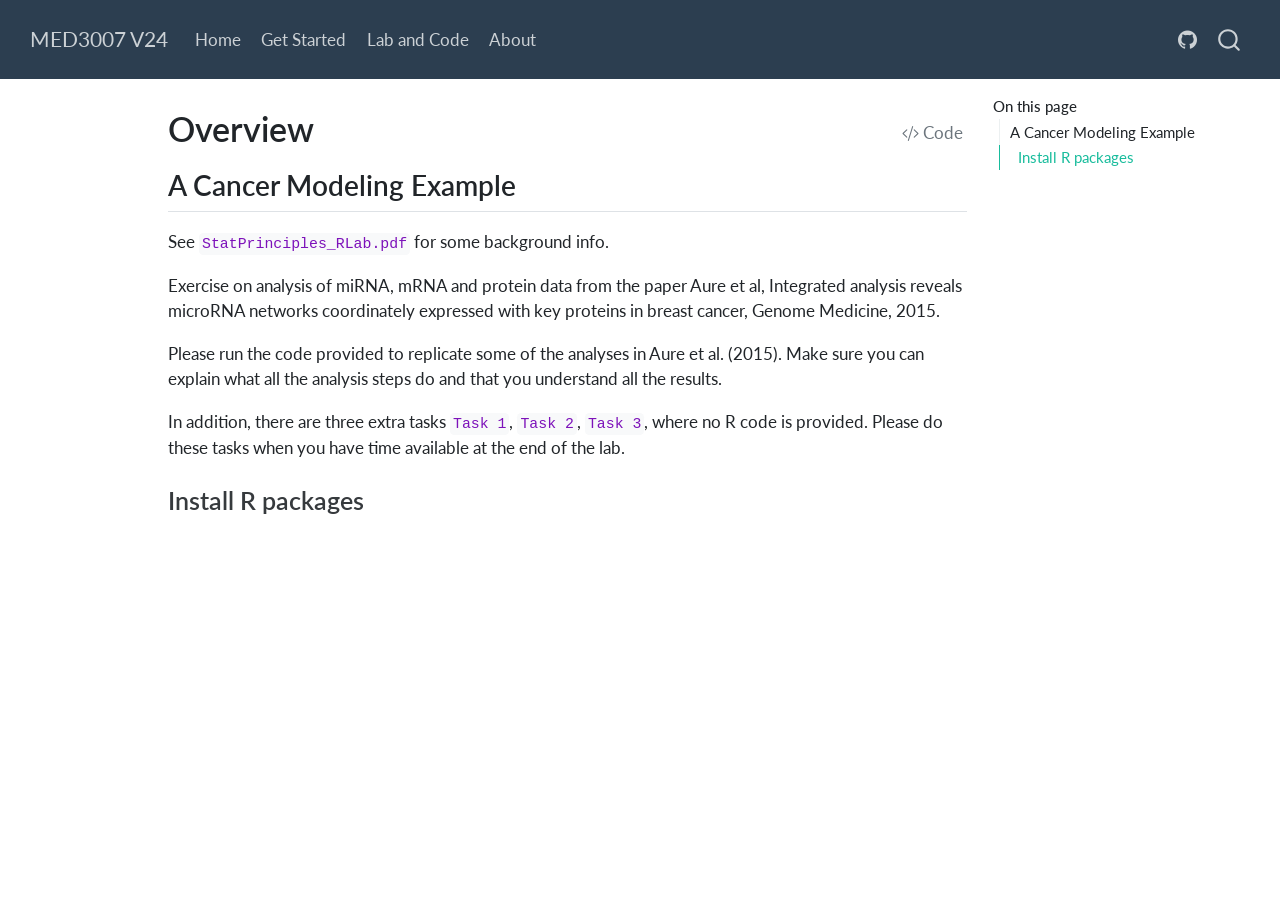
<file: docs/lecture_notes/overview.html>
<!DOCTYPE html>
<html xmlns="http://www.w3.org/1999/xhtml" lang="en" xml:lang="en"><head>

<meta charset="utf-8">
<meta name="generator" content="quarto-1.4.552">

<meta name="viewport" content="width=device-width, initial-scale=1.0, user-scalable=yes">


<title>MED3007 V24 - Overview</title>
<style>
code{white-space: pre-wrap;}
span.smallcaps{font-variant: small-caps;}
div.columns{display: flex; gap: min(4vw, 1.5em);}
div.column{flex: auto; overflow-x: auto;}
div.hanging-indent{margin-left: 1.5em; text-indent: -1.5em;}
ul.task-list{list-style: none;}
ul.task-list li input[type="checkbox"] {
  width: 0.8em;
  margin: 0 0.8em 0.2em -1em; /* quarto-specific, see https://github.com/quarto-dev/quarto-cli/issues/4556 */ 
  vertical-align: middle;
}
/* CSS for syntax highlighting */
pre > code.sourceCode { white-space: pre; position: relative; }
pre > code.sourceCode > span { line-height: 1.25; }
pre > code.sourceCode > span:empty { height: 1.2em; }
.sourceCode { overflow: visible; }
code.sourceCode > span { color: inherit; text-decoration: inherit; }
div.sourceCode { margin: 1em 0; }
pre.sourceCode { margin: 0; }
@media screen {
div.sourceCode { overflow: auto; }
}
@media print {
pre > code.sourceCode { white-space: pre-wrap; }
pre > code.sourceCode > span { text-indent: -5em; padding-left: 5em; }
}
pre.numberSource code
  { counter-reset: source-line 0; }
pre.numberSource code > span
  { position: relative; left: -4em; counter-increment: source-line; }
pre.numberSource code > span > a:first-child::before
  { content: counter(source-line);
    position: relative; left: -1em; text-align: right; vertical-align: baseline;
    border: none; display: inline-block;
    -webkit-touch-callout: none; -webkit-user-select: none;
    -khtml-user-select: none; -moz-user-select: none;
    -ms-user-select: none; user-select: none;
    padding: 0 4px; width: 4em;
  }
pre.numberSource { margin-left: 3em;  padding-left: 4px; }
div.sourceCode
  {   }
@media screen {
pre > code.sourceCode > span > a:first-child::before { text-decoration: underline; }
}
</style>


<script src="../site_libs/quarto-nav/quarto-nav.js"></script>
<script src="../site_libs/quarto-nav/headroom.min.js"></script>
<script src="../site_libs/clipboard/clipboard.min.js"></script>
<script src="../site_libs/quarto-search/autocomplete.umd.js"></script>
<script src="../site_libs/quarto-search/fuse.min.js"></script>
<script src="../site_libs/quarto-search/quarto-search.js"></script>
<meta name="quarto:offset" content="../">
<script src="../site_libs/quarto-html/quarto.js"></script>
<script src="../site_libs/quarto-html/popper.min.js"></script>
<script src="../site_libs/quarto-html/tippy.umd.min.js"></script>
<script src="../site_libs/quarto-html/anchor.min.js"></script>
<link href="../site_libs/quarto-html/tippy.css" rel="stylesheet">
<link href="../site_libs/quarto-html/quarto-syntax-highlighting.css" rel="stylesheet" id="quarto-text-highlighting-styles">
<script src="../site_libs/bootstrap/bootstrap.min.js"></script>
<link href="../site_libs/bootstrap/bootstrap-icons.css" rel="stylesheet">
<link href="../site_libs/bootstrap/bootstrap.min.css" rel="stylesheet" id="quarto-bootstrap" data-mode="light">
<script id="quarto-search-options" type="application/json">{
  "location": "navbar",
  "copy-button": false,
  "collapse-after": 3,
  "panel-placement": "end",
  "type": "overlay",
  "limit": 50,
  "keyboard-shortcut": [
    "f",
    "/",
    "s"
  ],
  "show-item-context": false,
  "language": {
    "search-no-results-text": "No results",
    "search-matching-documents-text": "matching documents",
    "search-copy-link-title": "Copy link to search",
    "search-hide-matches-text": "Hide additional matches",
    "search-more-match-text": "more match in this document",
    "search-more-matches-text": "more matches in this document",
    "search-clear-button-title": "Clear",
    "search-text-placeholder": "",
    "search-detached-cancel-button-title": "Cancel",
    "search-submit-button-title": "Submit",
    "search-label": "Search"
  }
}</script>


</head>

<body class="nav-fixed">

<div id="quarto-search-results"></div>
  <header id="quarto-header" class="headroom fixed-top">
    <nav class="navbar navbar-expand-lg " data-bs-theme="dark">
      <div class="navbar-container container-fluid">
      <div class="navbar-brand-container mx-auto">
    <a class="navbar-brand" href="../index.html">
    <span class="navbar-title">MED3007 V24</span>
    </a>
  </div>
            <div id="quarto-search" class="" title="Search"></div>
          <button class="navbar-toggler" type="button" data-bs-toggle="collapse" data-bs-target="#navbarCollapse" aria-controls="navbarCollapse" aria-expanded="false" aria-label="Toggle navigation" onclick="if (window.quartoToggleHeadroom) { window.quartoToggleHeadroom(); }">
  <span class="navbar-toggler-icon"></span>
</button>
          <div class="collapse navbar-collapse" id="navbarCollapse">
            <ul class="navbar-nav navbar-nav-scroll me-auto">
  <li class="nav-item">
    <a class="nav-link" href="../index.html"> 
<span class="menu-text">Home</span></a>
  </li>  
  <li class="nav-item">
    <a class="nav-link" href="../get_started/get_started.html"> 
<span class="menu-text">Get Started</span></a>
  </li>  
  <li class="nav-item">
    <a class="nav-link" href="../lab/overview.html"> 
<span class="menu-text">Lab and Code</span></a>
  </li>  
  <li class="nav-item">
    <a class="nav-link" href="../about.html"> 
<span class="menu-text">About</span></a>
  </li>  
</ul>
            <ul class="navbar-nav navbar-nav-scroll ms-auto">
  <li class="nav-item compact">
    <a class="nav-link" href="https://github.com/ocbe-uio/course_med3007"> <i class="bi bi-github" role="img">
</i> 
<span class="menu-text"></span></a>
  </li>  
</ul>
          </div> <!-- /navcollapse -->
          <div class="quarto-navbar-tools">
</div>
      </div> <!-- /container-fluid -->
    </nav>
</header>
<!-- content -->
<div id="quarto-content" class="quarto-container page-columns page-rows-contents page-layout-article page-navbar">
<!-- sidebar -->
<!-- margin-sidebar -->
    <div id="quarto-margin-sidebar" class="sidebar margin-sidebar">
        <nav id="TOC" role="doc-toc" class="toc-active">
    <h2 id="toc-title">On this page</h2>
   
  <ul>
  <li><a href="#a-cancer-modeling-example" id="toc-a-cancer-modeling-example" class="nav-link active" data-scroll-target="#a-cancer-modeling-example">A Cancer Modeling Example</a>
  <ul class="collapse">
  <li><a href="#install-r-packages" id="toc-install-r-packages" class="nav-link" data-scroll-target="#install-r-packages">Install R packages</a></li>
  </ul></li>
  </ul>
</nav>
    </div>
<!-- main -->
<main class="content" id="quarto-document-content">

<header id="title-block-header" class="quarto-title-block default">
<div class="quarto-title">
<div class="quarto-title-block"><div><h1 class="title">Overview</h1><button type="button" class="btn code-tools-button" id="quarto-code-tools-source"><i class="bi"></i> Code</button></div></div>
</div>



<div class="quarto-title-meta">

    
  
    
  </div>
  


</header>


<section id="a-cancer-modeling-example" class="level2">
<h2 class="anchored" data-anchor-id="a-cancer-modeling-example">A Cancer Modeling Example</h2>
<p>See <code>StatPrinciples_RLab.pdf</code> for some background info.</p>
<p>Exercise on analysis of miRNA, mRNA and protein data from the paper Aure et al, Integrated analysis reveals microRNA networks coordinately expressed with key proteins in breast cancer, Genome Medicine, 2015.</p>
<p>Please run the code provided to replicate some of the analyses in Aure et al.&nbsp;(2015). Make sure you can explain what all the analysis steps do and that you understand all the results.</p>
<p>In addition, there are three extra tasks <code>Task 1</code>, <code>Task 2</code>, <code>Task 3</code>, where no R code is provided. Please do these tasks when you have time available at the end of the lab.</p>
<section id="install-r-packages" class="level3">
<h3 class="anchored" data-anchor-id="install-r-packages">Install R packages</h3>


<!-- -->

</section>
</section>

</main> <!-- /main -->
<script id="quarto-html-after-body" type="application/javascript">
window.document.addEventListener("DOMContentLoaded", function (event) {
  const toggleBodyColorMode = (bsSheetEl) => {
    const mode = bsSheetEl.getAttribute("data-mode");
    const bodyEl = window.document.querySelector("body");
    if (mode === "dark") {
      bodyEl.classList.add("quarto-dark");
      bodyEl.classList.remove("quarto-light");
    } else {
      bodyEl.classList.add("quarto-light");
      bodyEl.classList.remove("quarto-dark");
    }
  }
  const toggleBodyColorPrimary = () => {
    const bsSheetEl = window.document.querySelector("link#quarto-bootstrap");
    if (bsSheetEl) {
      toggleBodyColorMode(bsSheetEl);
    }
  }
  toggleBodyColorPrimary();  
  const icon = "";
  const anchorJS = new window.AnchorJS();
  anchorJS.options = {
    placement: 'right',
    icon: icon
  };
  anchorJS.add('.anchored');
  const isCodeAnnotation = (el) => {
    for (const clz of el.classList) {
      if (clz.startsWith('code-annotation-')) {                     
        return true;
      }
    }
    return false;
  }
  const clipboard = new window.ClipboardJS('.code-copy-button', {
    text: function(trigger) {
      const codeEl = trigger.previousElementSibling.cloneNode(true);
      for (const childEl of codeEl.children) {
        if (isCodeAnnotation(childEl)) {
          childEl.remove();
        }
      }
      return codeEl.innerText;
    }
  });
  clipboard.on('success', function(e) {
    // button target
    const button = e.trigger;
    // don't keep focus
    button.blur();
    // flash "checked"
    button.classList.add('code-copy-button-checked');
    var currentTitle = button.getAttribute("title");
    button.setAttribute("title", "Copied!");
    let tooltip;
    if (window.bootstrap) {
      button.setAttribute("data-bs-toggle", "tooltip");
      button.setAttribute("data-bs-placement", "left");
      button.setAttribute("data-bs-title", "Copied!");
      tooltip = new bootstrap.Tooltip(button, 
        { trigger: "manual", 
          customClass: "code-copy-button-tooltip",
          offset: [0, -8]});
      tooltip.show();    
    }
    setTimeout(function() {
      if (tooltip) {
        tooltip.hide();
        button.removeAttribute("data-bs-title");
        button.removeAttribute("data-bs-toggle");
        button.removeAttribute("data-bs-placement");
      }
      button.setAttribute("title", currentTitle);
      button.classList.remove('code-copy-button-checked');
    }, 1000);
    // clear code selection
    e.clearSelection();
  });
  const viewSource = window.document.getElementById('quarto-view-source') ||
                     window.document.getElementById('quarto-code-tools-source');
  if (viewSource) {
    const sourceUrl = viewSource.getAttribute("data-quarto-source-url");
    viewSource.addEventListener("click", function(e) {
      if (sourceUrl) {
        // rstudio viewer pane
        if (/\bcapabilities=\b/.test(window.location)) {
          window.open(sourceUrl);
        } else {
          window.location.href = sourceUrl;
        }
      } else {
        const modal = new bootstrap.Modal(document.getElementById('quarto-embedded-source-code-modal'));
        modal.show();
      }
      return false;
    });
  }
  function toggleCodeHandler(show) {
    return function(e) {
      const detailsSrc = window.document.querySelectorAll(".cell > details > .sourceCode");
      for (let i=0; i<detailsSrc.length; i++) {
        const details = detailsSrc[i].parentElement;
        if (show) {
          details.open = true;
        } else {
          details.removeAttribute("open");
        }
      }
      const cellCodeDivs = window.document.querySelectorAll(".cell > .sourceCode");
      const fromCls = show ? "hidden" : "unhidden";
      const toCls = show ? "unhidden" : "hidden";
      for (let i=0; i<cellCodeDivs.length; i++) {
        const codeDiv = cellCodeDivs[i];
        if (codeDiv.classList.contains(fromCls)) {
          codeDiv.classList.remove(fromCls);
          codeDiv.classList.add(toCls);
        } 
      }
      return false;
    }
  }
  const hideAllCode = window.document.getElementById("quarto-hide-all-code");
  if (hideAllCode) {
    hideAllCode.addEventListener("click", toggleCodeHandler(false));
  }
  const showAllCode = window.document.getElementById("quarto-show-all-code");
  if (showAllCode) {
    showAllCode.addEventListener("click", toggleCodeHandler(true));
  }
    var localhostRegex = new RegExp(/^(?:http|https):\/\/localhost\:?[0-9]*\//);
    var mailtoRegex = new RegExp(/^mailto:/);
      var filterRegex = new RegExp('/' + window.location.host + '/');
    var isInternal = (href) => {
        return filterRegex.test(href) || localhostRegex.test(href) || mailtoRegex.test(href);
    }
    // Inspect non-navigation links and adorn them if external
 	var links = window.document.querySelectorAll('a[href]:not(.nav-link):not(.navbar-brand):not(.toc-action):not(.sidebar-link):not(.sidebar-item-toggle):not(.pagination-link):not(.no-external):not([aria-hidden]):not(.dropdown-item):not(.quarto-navigation-tool)');
    for (var i=0; i<links.length; i++) {
      const link = links[i];
      if (!isInternal(link.href)) {
        // undo the damage that might have been done by quarto-nav.js in the case of
        // links that we want to consider external
        if (link.dataset.originalHref !== undefined) {
          link.href = link.dataset.originalHref;
        }
      }
    }
  function tippyHover(el, contentFn, onTriggerFn, onUntriggerFn) {
    const config = {
      allowHTML: true,
      maxWidth: 500,
      delay: 100,
      arrow: false,
      appendTo: function(el) {
          return el.parentElement;
      },
      interactive: true,
      interactiveBorder: 10,
      theme: 'quarto',
      placement: 'bottom-start',
    };
    if (contentFn) {
      config.content = contentFn;
    }
    if (onTriggerFn) {
      config.onTrigger = onTriggerFn;
    }
    if (onUntriggerFn) {
      config.onUntrigger = onUntriggerFn;
    }
    window.tippy(el, config); 
  }
  const noterefs = window.document.querySelectorAll('a[role="doc-noteref"]');
  for (var i=0; i<noterefs.length; i++) {
    const ref = noterefs[i];
    tippyHover(ref, function() {
      // use id or data attribute instead here
      let href = ref.getAttribute('data-footnote-href') || ref.getAttribute('href');
      try { href = new URL(href).hash; } catch {}
      const id = href.replace(/^#\/?/, "");
      const note = window.document.getElementById(id);
      if (note) {
        return note.innerHTML;
      } else {
        return "";
      }
    });
  }
  const xrefs = window.document.querySelectorAll('a.quarto-xref');
  const processXRef = (id, note) => {
    // Strip column container classes
    const stripColumnClz = (el) => {
      el.classList.remove("page-full", "page-columns");
      if (el.children) {
        for (const child of el.children) {
          stripColumnClz(child);
        }
      }
    }
    stripColumnClz(note)
    if (id === null || id.startsWith('sec-')) {
      // Special case sections, only their first couple elements
      const container = document.createElement("div");
      if (note.children && note.children.length > 2) {
        container.appendChild(note.children[0].cloneNode(true));
        for (let i = 1; i < note.children.length; i++) {
          const child = note.children[i];
          if (child.tagName === "P" && child.innerText === "") {
            continue;
          } else {
            container.appendChild(child.cloneNode(true));
            break;
          }
        }
        if (window.Quarto?.typesetMath) {
          window.Quarto.typesetMath(container);
        }
        return container.innerHTML
      } else {
        if (window.Quarto?.typesetMath) {
          window.Quarto.typesetMath(note);
        }
        return note.innerHTML;
      }
    } else {
      // Remove any anchor links if they are present
      const anchorLink = note.querySelector('a.anchorjs-link');
      if (anchorLink) {
        anchorLink.remove();
      }
      if (window.Quarto?.typesetMath) {
        window.Quarto.typesetMath(note);
      }
      // TODO in 1.5, we should make sure this works without a callout special case
      if (note.classList.contains("callout")) {
        return note.outerHTML;
      } else {
        return note.innerHTML;
      }
    }
  }
  for (var i=0; i<xrefs.length; i++) {
    const xref = xrefs[i];
    tippyHover(xref, undefined, function(instance) {
      instance.disable();
      let url = xref.getAttribute('href');
      let hash = undefined; 
      if (url.startsWith('#')) {
        hash = url;
      } else {
        try { hash = new URL(url).hash; } catch {}
      }
      if (hash) {
        const id = hash.replace(/^#\/?/, "");
        const note = window.document.getElementById(id);
        if (note !== null) {
          try {
            const html = processXRef(id, note.cloneNode(true));
            instance.setContent(html);
          } finally {
            instance.enable();
            instance.show();
          }
        } else {
          // See if we can fetch this
          fetch(url.split('#')[0])
          .then(res => res.text())
          .then(html => {
            const parser = new DOMParser();
            const htmlDoc = parser.parseFromString(html, "text/html");
            const note = htmlDoc.getElementById(id);
            if (note !== null) {
              const html = processXRef(id, note);
              instance.setContent(html);
            } 
          }).finally(() => {
            instance.enable();
            instance.show();
          });
        }
      } else {
        // See if we can fetch a full url (with no hash to target)
        // This is a special case and we should probably do some content thinning / targeting
        fetch(url)
        .then(res => res.text())
        .then(html => {
          const parser = new DOMParser();
          const htmlDoc = parser.parseFromString(html, "text/html");
          const note = htmlDoc.querySelector('main.content');
          if (note !== null) {
            // This should only happen for chapter cross references
            // (since there is no id in the URL)
            // remove the first header
            if (note.children.length > 0 && note.children[0].tagName === "HEADER") {
              note.children[0].remove();
            }
            const html = processXRef(null, note);
            instance.setContent(html);
          } 
        }).finally(() => {
          instance.enable();
          instance.show();
        });
      }
    }, function(instance) {
    });
  }
      let selectedAnnoteEl;
      const selectorForAnnotation = ( cell, annotation) => {
        let cellAttr = 'data-code-cell="' + cell + '"';
        let lineAttr = 'data-code-annotation="' +  annotation + '"';
        const selector = 'span[' + cellAttr + '][' + lineAttr + ']';
        return selector;
      }
      const selectCodeLines = (annoteEl) => {
        const doc = window.document;
        const targetCell = annoteEl.getAttribute("data-target-cell");
        const targetAnnotation = annoteEl.getAttribute("data-target-annotation");
        const annoteSpan = window.document.querySelector(selectorForAnnotation(targetCell, targetAnnotation));
        const lines = annoteSpan.getAttribute("data-code-lines").split(",");
        const lineIds = lines.map((line) => {
          return targetCell + "-" + line;
        })
        let top = null;
        let height = null;
        let parent = null;
        if (lineIds.length > 0) {
            //compute the position of the single el (top and bottom and make a div)
            const el = window.document.getElementById(lineIds[0]);
            top = el.offsetTop;
            height = el.offsetHeight;
            parent = el.parentElement.parentElement;
          if (lineIds.length > 1) {
            const lastEl = window.document.getElementById(lineIds[lineIds.length - 1]);
            const bottom = lastEl.offsetTop + lastEl.offsetHeight;
            height = bottom - top;
          }
          if (top !== null && height !== null && parent !== null) {
            // cook up a div (if necessary) and position it 
            let div = window.document.getElementById("code-annotation-line-highlight");
            if (div === null) {
              div = window.document.createElement("div");
              div.setAttribute("id", "code-annotation-line-highlight");
              div.style.position = 'absolute';
              parent.appendChild(div);
            }
            div.style.top = top - 2 + "px";
            div.style.height = height + 4 + "px";
            div.style.left = 0;
            let gutterDiv = window.document.getElementById("code-annotation-line-highlight-gutter");
            if (gutterDiv === null) {
              gutterDiv = window.document.createElement("div");
              gutterDiv.setAttribute("id", "code-annotation-line-highlight-gutter");
              gutterDiv.style.position = 'absolute';
              const codeCell = window.document.getElementById(targetCell);
              const gutter = codeCell.querySelector('.code-annotation-gutter');
              gutter.appendChild(gutterDiv);
            }
            gutterDiv.style.top = top - 2 + "px";
            gutterDiv.style.height = height + 4 + "px";
          }
          selectedAnnoteEl = annoteEl;
        }
      };
      const unselectCodeLines = () => {
        const elementsIds = ["code-annotation-line-highlight", "code-annotation-line-highlight-gutter"];
        elementsIds.forEach((elId) => {
          const div = window.document.getElementById(elId);
          if (div) {
            div.remove();
          }
        });
        selectedAnnoteEl = undefined;
      };
        // Handle positioning of the toggle
    window.addEventListener(
      "resize",
      throttle(() => {
        elRect = undefined;
        if (selectedAnnoteEl) {
          selectCodeLines(selectedAnnoteEl);
        }
      }, 10)
    );
    function throttle(fn, ms) {
    let throttle = false;
    let timer;
      return (...args) => {
        if(!throttle) { // first call gets through
            fn.apply(this, args);
            throttle = true;
        } else { // all the others get throttled
            if(timer) clearTimeout(timer); // cancel #2
            timer = setTimeout(() => {
              fn.apply(this, args);
              timer = throttle = false;
            }, ms);
        }
      };
    }
      // Attach click handler to the DT
      const annoteDls = window.document.querySelectorAll('dt[data-target-cell]');
      for (const annoteDlNode of annoteDls) {
        annoteDlNode.addEventListener('click', (event) => {
          const clickedEl = event.target;
          if (clickedEl !== selectedAnnoteEl) {
            unselectCodeLines();
            const activeEl = window.document.querySelector('dt[data-target-cell].code-annotation-active');
            if (activeEl) {
              activeEl.classList.remove('code-annotation-active');
            }
            selectCodeLines(clickedEl);
            clickedEl.classList.add('code-annotation-active');
          } else {
            // Unselect the line
            unselectCodeLines();
            clickedEl.classList.remove('code-annotation-active');
          }
        });
      }
  const findCites = (el) => {
    const parentEl = el.parentElement;
    if (parentEl) {
      const cites = parentEl.dataset.cites;
      if (cites) {
        return {
          el,
          cites: cites.split(' ')
        };
      } else {
        return findCites(el.parentElement)
      }
    } else {
      return undefined;
    }
  };
  var bibliorefs = window.document.querySelectorAll('a[role="doc-biblioref"]');
  for (var i=0; i<bibliorefs.length; i++) {
    const ref = bibliorefs[i];
    const citeInfo = findCites(ref);
    if (citeInfo) {
      tippyHover(citeInfo.el, function() {
        var popup = window.document.createElement('div');
        citeInfo.cites.forEach(function(cite) {
          var citeDiv = window.document.createElement('div');
          citeDiv.classList.add('hanging-indent');
          citeDiv.classList.add('csl-entry');
          var biblioDiv = window.document.getElementById('ref-' + cite);
          if (biblioDiv) {
            citeDiv.innerHTML = biblioDiv.innerHTML;
          }
          popup.appendChild(citeDiv);
        });
        return popup.innerHTML;
      });
    }
  }
});
</script><div class="modal fade" id="quarto-embedded-source-code-modal" tabindex="-1" aria-labelledby="quarto-embedded-source-code-modal-label" aria-hidden="true"><div class="modal-dialog modal-dialog-scrollable"><div class="modal-content"><div class="modal-header"><h5 class="modal-title" id="quarto-embedded-source-code-modal-label">Source Code</h5><button class="btn-close" data-bs-dismiss="modal"></button></div><div class="modal-body"><div class="">
<div class="sourceCode" id="cb1" data-shortcodes="false"><pre class="sourceCode markdown code-with-copy"><code class="sourceCode markdown"><span id="cb1-1"><a href="#cb1-1" aria-hidden="true" tabindex="-1"></a><span class="co">---</span></span>
<span id="cb1-2"><a href="#cb1-2" aria-hidden="true" tabindex="-1"></a><span class="an">title:</span><span class="co"> "Overview"</span></span>
<span id="cb1-3"><a href="#cb1-3" aria-hidden="true" tabindex="-1"></a><span class="an">format:</span><span class="co"> </span></span>
<span id="cb1-4"><a href="#cb1-4" aria-hidden="true" tabindex="-1"></a><span class="co">  html:</span></span>
<span id="cb1-5"><a href="#cb1-5" aria-hidden="true" tabindex="-1"></a><span class="co">    code-fold: false</span></span>
<span id="cb1-6"><a href="#cb1-6" aria-hidden="true" tabindex="-1"></a><span class="co">    code-tools: true</span></span>
<span id="cb1-7"><a href="#cb1-7" aria-hidden="true" tabindex="-1"></a><span class="co">---</span></span>
<span id="cb1-8"><a href="#cb1-8" aria-hidden="true" tabindex="-1"></a></span>
<span id="cb1-9"><a href="#cb1-9" aria-hidden="true" tabindex="-1"></a><span class="fu">## A Cancer Modeling Example</span></span>
<span id="cb1-10"><a href="#cb1-10" aria-hidden="true" tabindex="-1"></a></span>
<span id="cb1-11"><a href="#cb1-11" aria-hidden="true" tabindex="-1"></a>See <span class="in">`StatPrinciples_RLab.pdf`</span> for some background info.</span>
<span id="cb1-12"><a href="#cb1-12" aria-hidden="true" tabindex="-1"></a></span>
<span id="cb1-13"><a href="#cb1-13" aria-hidden="true" tabindex="-1"></a>Exercise on analysis of miRNA, mRNA and protein data from the paper Aure et al, Integrated analysis reveals microRNA networks coordinately expressed with key proteins in breast cancer, Genome Medicine, 2015.</span>
<span id="cb1-14"><a href="#cb1-14" aria-hidden="true" tabindex="-1"></a></span>
<span id="cb1-15"><a href="#cb1-15" aria-hidden="true" tabindex="-1"></a>Please run the code provided to replicate some of the analyses in Aure et al. (2015). Make sure you can explain what all the analysis steps do and that you understand all the results.</span>
<span id="cb1-16"><a href="#cb1-16" aria-hidden="true" tabindex="-1"></a></span>
<span id="cb1-17"><a href="#cb1-17" aria-hidden="true" tabindex="-1"></a>In addition, there are three extra tasks <span class="in">`Task 1`</span>, <span class="in">`Task 2`</span>, <span class="in">`Task 3`</span>, where no R code is provided. Please do these tasks when you have time available at the end of the lab.</span>
<span id="cb1-18"><a href="#cb1-18" aria-hidden="true" tabindex="-1"></a></span>
<span id="cb1-19"><a href="#cb1-19" aria-hidden="true" tabindex="-1"></a><span class="fu">### Install R packages</span></span>
<span id="cb1-20"><a href="#cb1-20" aria-hidden="true" tabindex="-1"></a></span></code><button title="Copy to Clipboard" class="code-copy-button"><i class="bi"></i></button></pre></div>
</div></div></div></div></div>
</div> <!-- /content -->




</body></html>
</file>
<file: docs/site_libs/quarto-html/tippy.css>
.tippy-box[data-animation=fade][data-state=hidden]{opacity:0}[data-tippy-root]{max-width:calc(100vw - 10px)}.tippy-box{position:relative;background-color:#333;color:#fff;border-radius:4px;font-size:14px;line-height:1.4;white-space:normal;outline:0;transition-property:transform,visibility,opacity}.tippy-box[data-placement^=top]>.tippy-arrow{bottom:0}.tippy-box[data-placement^=top]>.tippy-arrow:before{bottom:-7px;left:0;border-width:8px 8px 0;border-top-color:initial;transform-origin:center top}.tippy-box[data-placement^=bottom]>.tippy-arrow{top:0}.tippy-box[data-placement^=bottom]>.tippy-arrow:before{top:-7px;left:0;border-width:0 8px 8px;border-bottom-color:initial;transform-origin:center bottom}.tippy-box[data-placement^=left]>.tippy-arrow{right:0}.tippy-box[data-placement^=left]>.tippy-arrow:before{border-width:8px 0 8px 8px;border-left-color:initial;right:-7px;transform-origin:center left}.tippy-box[data-placement^=right]>.tippy-arrow{left:0}.tippy-box[data-placement^=right]>.tippy-arrow:before{left:-7px;border-width:8px 8px 8px 0;border-right-color:initial;transform-origin:center right}.tippy-box[data-inertia][data-state=visible]{transition-timing-function:cubic-bezier(.54,1.5,.38,1.11)}.tippy-arrow{width:16px;height:16px;color:#333}.tippy-arrow:before{content:"";position:absolute;border-color:transparent;border-style:solid}.tippy-content{position:relative;padding:5px 9px;z-index:1}
</file>
<file: docs/site_libs/quarto-html/quarto-syntax-highlighting.css>
/* quarto syntax highlight colors */
:root {
  --quarto-hl-ot-color: #003B4F;
  --quarto-hl-at-color: #657422;
  --quarto-hl-ss-color: #20794D;
  --quarto-hl-an-color: #5E5E5E;
  --quarto-hl-fu-color: #4758AB;
  --quarto-hl-st-color: #20794D;
  --quarto-hl-cf-color: #003B4F;
  --quarto-hl-op-color: #5E5E5E;
  --quarto-hl-er-color: #AD0000;
  --quarto-hl-bn-color: #AD0000;
  --quarto-hl-al-color: #AD0000;
  --quarto-hl-va-color: #111111;
  --quarto-hl-bu-color: inherit;
  --quarto-hl-ex-color: inherit;
  --quarto-hl-pp-color: #AD0000;
  --quarto-hl-in-color: #5E5E5E;
  --quarto-hl-vs-color: #20794D;
  --quarto-hl-wa-color: #5E5E5E;
  --quarto-hl-do-color: #5E5E5E;
  --quarto-hl-im-color: #00769E;
  --quarto-hl-ch-color: #20794D;
  --quarto-hl-dt-color: #AD0000;
  --quarto-hl-fl-color: #AD0000;
  --quarto-hl-co-color: #5E5E5E;
  --quarto-hl-cv-color: #5E5E5E;
  --quarto-hl-cn-color: #8f5902;
  --quarto-hl-sc-color: #5E5E5E;
  --quarto-hl-dv-color: #AD0000;
  --quarto-hl-kw-color: #003B4F;
}

/* other quarto variables */
:root {
  --quarto-font-monospace: SFMono-Regular, Menlo, Monaco, Consolas, "Liberation Mono", "Courier New", monospace;
}

pre > code.sourceCode > span {
  color: #003B4F;
}

code span {
  color: #003B4F;
}

code.sourceCode > span {
  color: #003B4F;
}

div.sourceCode,
div.sourceCode pre.sourceCode {
  color: #003B4F;
}

code span.ot {
  color: #003B4F;
  font-style: inherit;
}

code span.at {
  color: #657422;
  font-style: inherit;
}

code span.ss {
  color: #20794D;
  font-style: inherit;
}

code span.an {
  color: #5E5E5E;
  font-style: inherit;
}

code span.fu {
  color: #4758AB;
  font-style: inherit;
}

code span.st {
  color: #20794D;
  font-style: inherit;
}

code span.cf {
  color: #003B4F;
  font-style: inherit;
}

code span.op {
  color: #5E5E5E;
  font-style: inherit;
}

code span.er {
  color: #AD0000;
  font-style: inherit;
}

code span.bn {
  color: #AD0000;
  font-style: inherit;
}

code span.al {
  color: #AD0000;
  font-style: inherit;
}

code span.va {
  color: #111111;
  font-style: inherit;
}

code span.bu {
  font-style: inherit;
}

code span.ex {
  font-style: inherit;
}

code span.pp {
  color: #AD0000;
  font-style: inherit;
}

code span.in {
  color: #5E5E5E;
  font-style: inherit;
}

code span.vs {
  color: #20794D;
  font-style: inherit;
}

code span.wa {
  color: #5E5E5E;
  font-style: italic;
}

code span.do {
  color: #5E5E5E;
  font-style: italic;
}

code span.im {
  color: #00769E;
  font-style: inherit;
}

code span.ch {
  color: #20794D;
  font-style: inherit;
}

code span.dt {
  color: #AD0000;
  font-style: inherit;
}

code span.fl {
  color: #AD0000;
  font-style: inherit;
}

code span.co {
  color: #5E5E5E;
  font-style: inherit;
}

code span.cv {
  color: #5E5E5E;
  font-style: italic;
}

code span.cn {
  color: #8f5902;
  font-style: inherit;
}

code span.sc {
  color: #5E5E5E;
  font-style: inherit;
}

code span.dv {
  color: #AD0000;
  font-style: inherit;
}

code span.kw {
  color: #003B4F;
  font-style: inherit;
}

.prevent-inlining {
  content: "</";
}

/*# sourceMappingURL=debc5d5d77c3f9108843748ff7464032.css.map */
</file>
